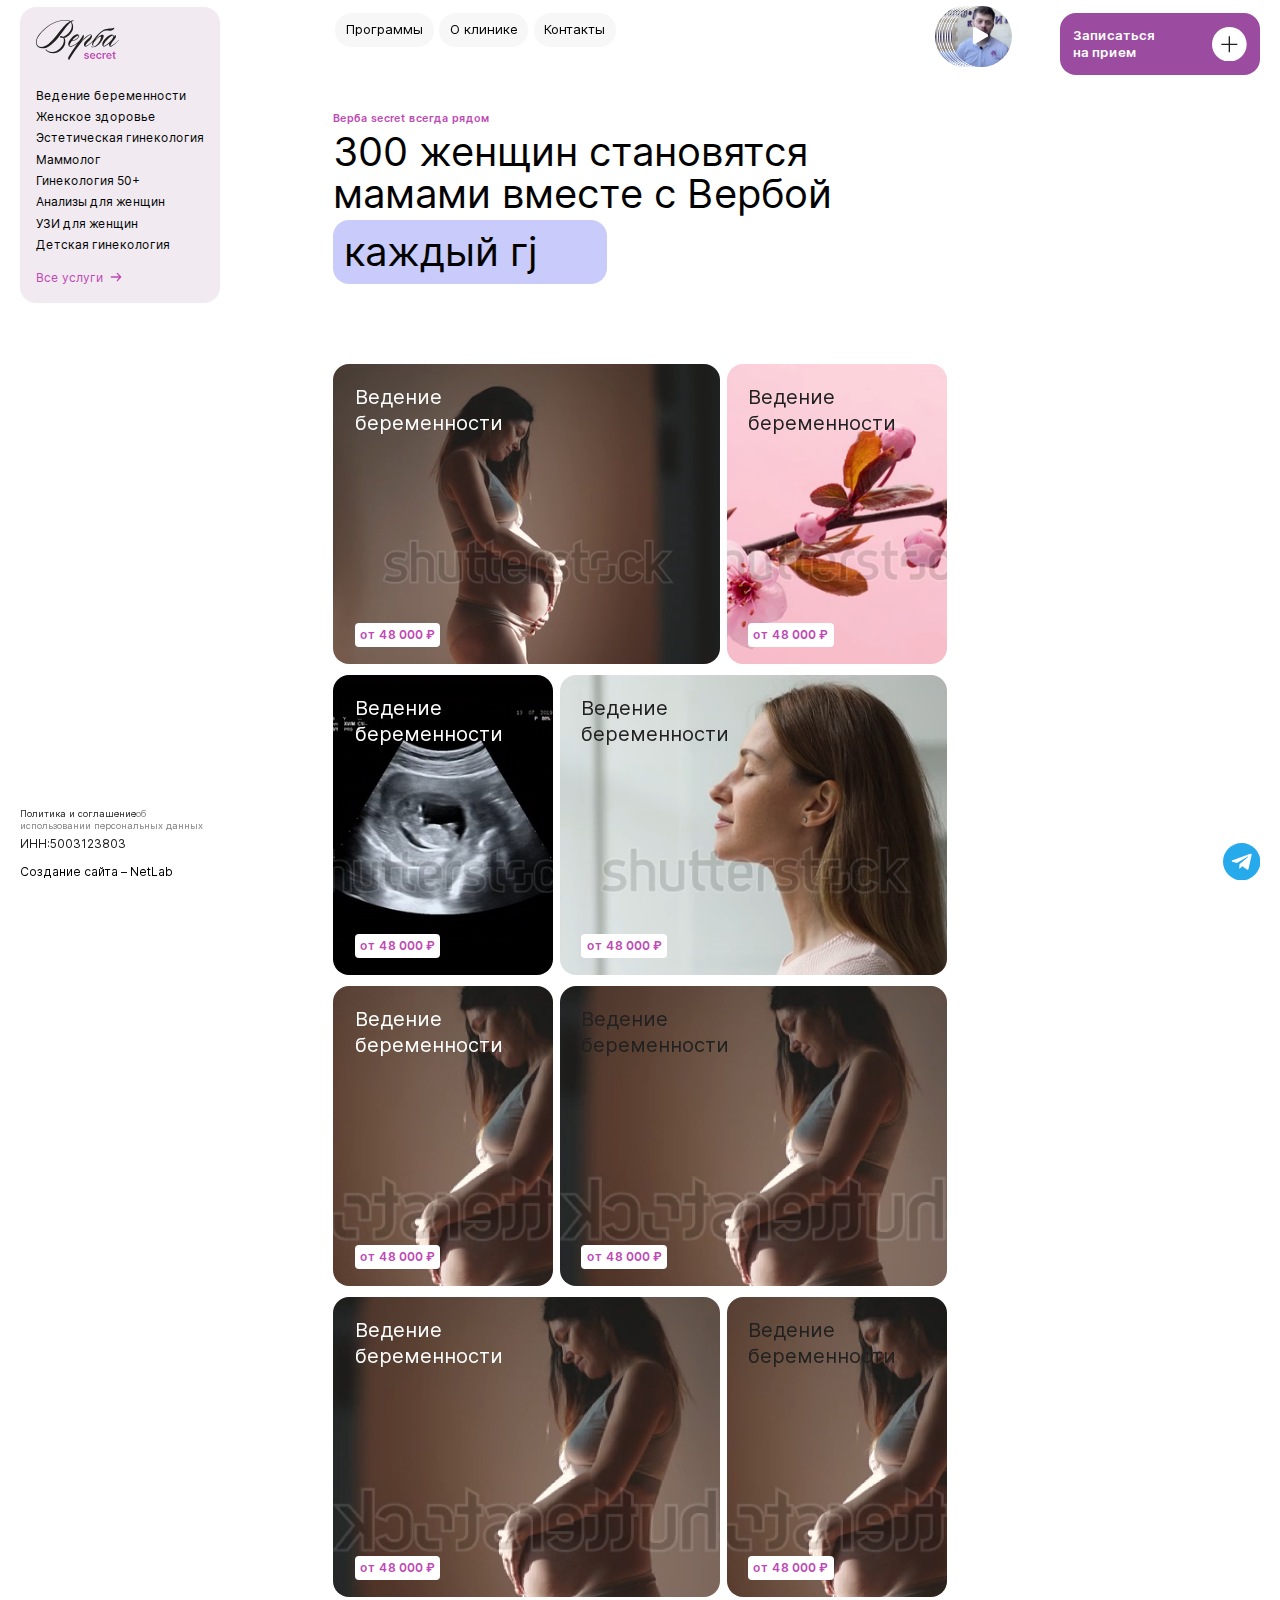
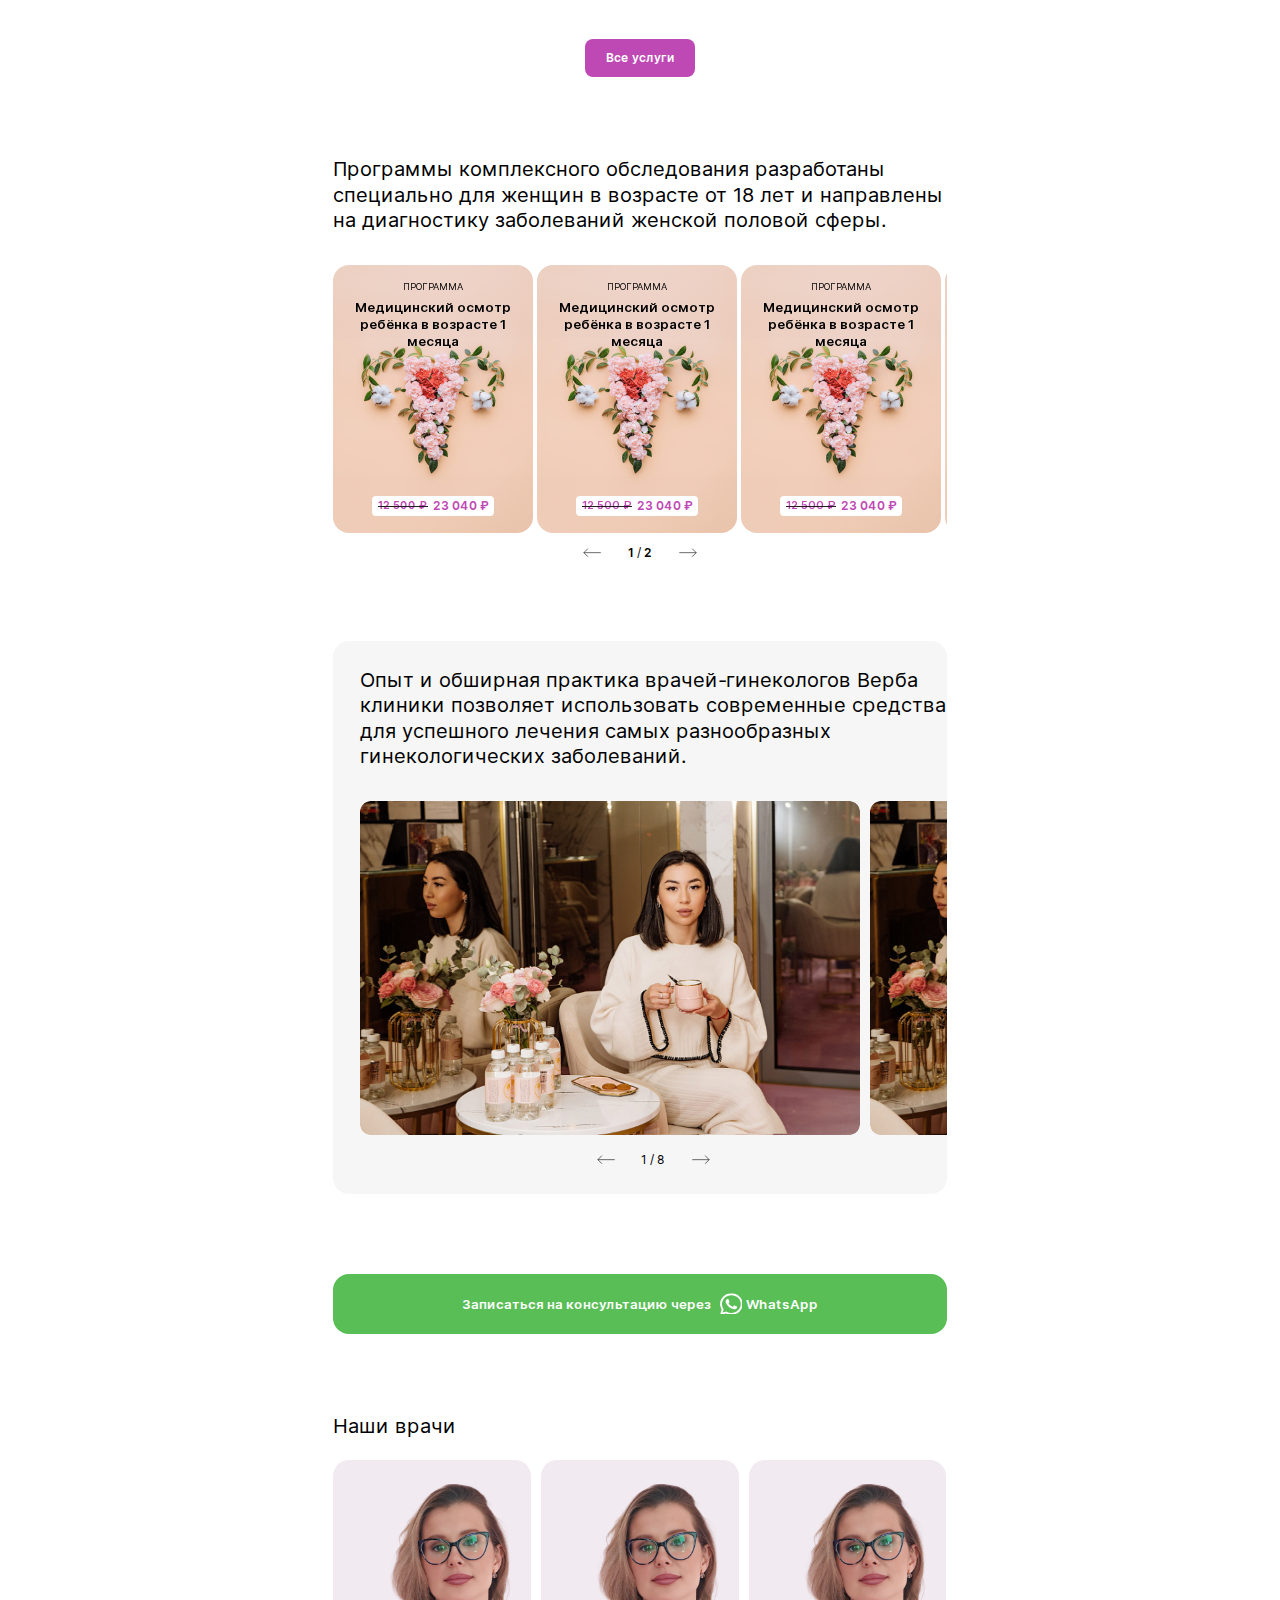
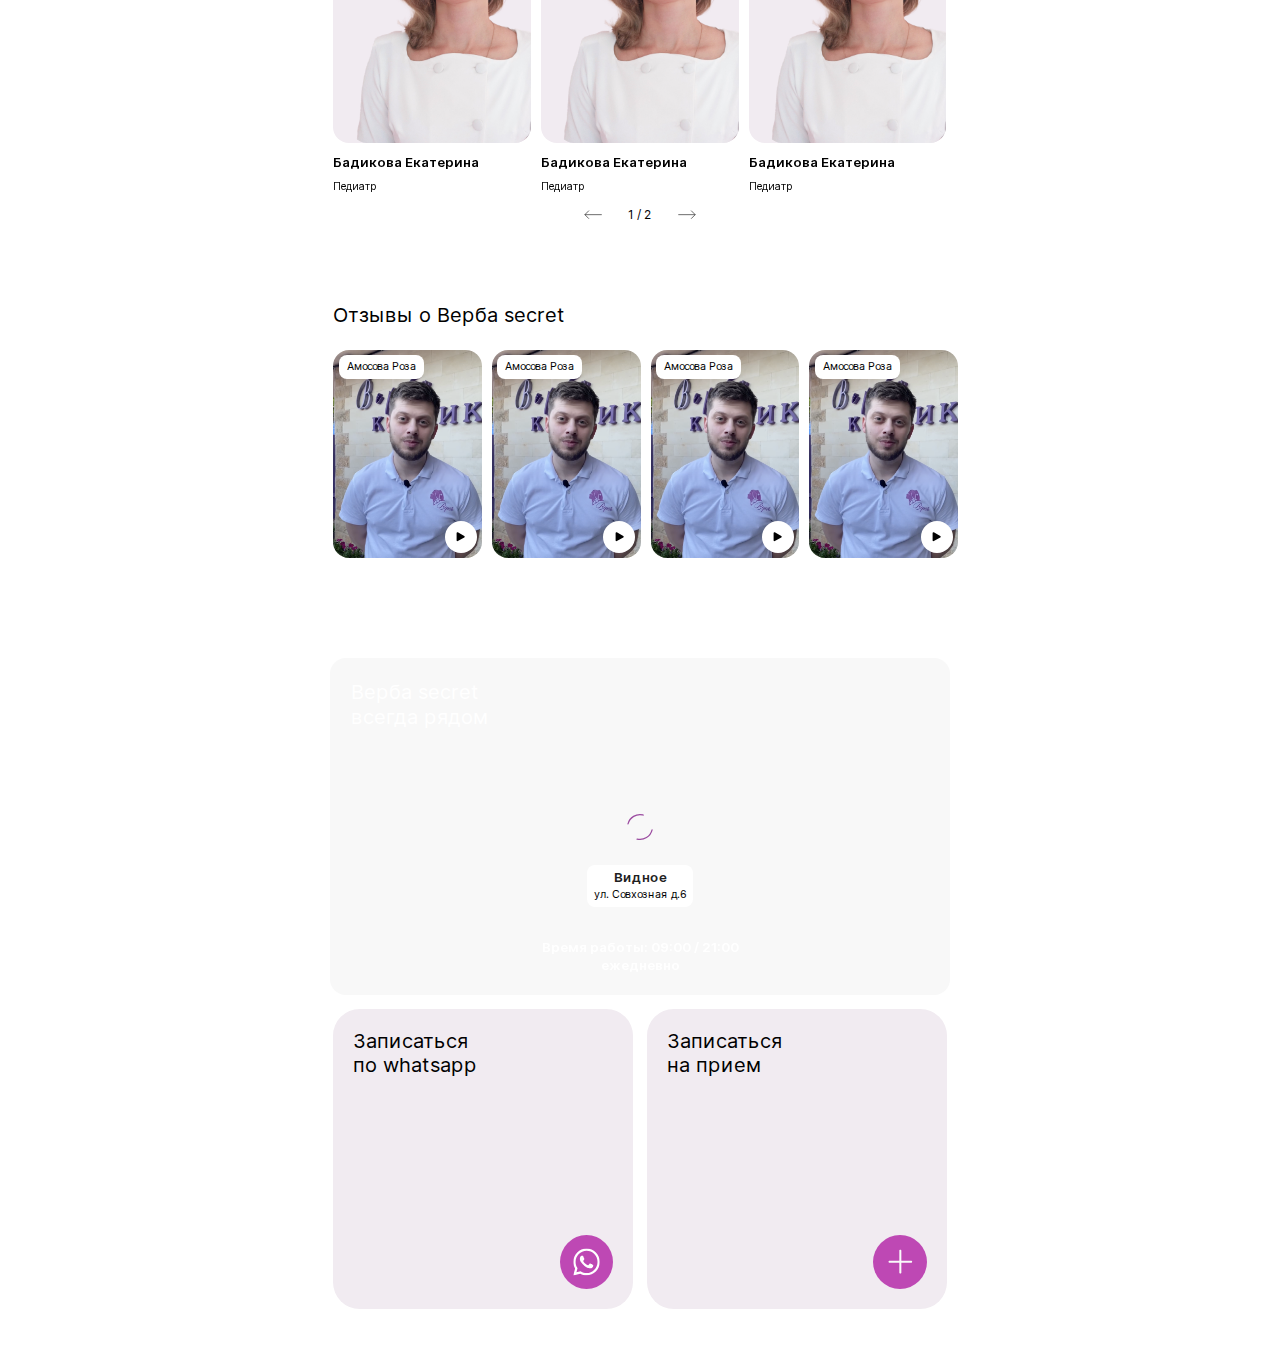
<file: index.html>
<!DOCTYPE html>
<html lang="en">
  <head>
    <meta charset="UTF-8">
    <meta name="viewport" content="width=device-width,initial-scale=1">
    <link rel="shortcut icon" href="favicon-32x32.png" type="image/png">
    <meta http-equiv="X-UA-Compatible" content="ie=edge">
    <meta name="theme-color" content="#111111">
    <title>verba</title>
    <link rel="stylesheet" href="css/main.css"><script src="https://api-maps.yandex.ru/v3/?apikey=80d825c5-161d-4e34-93fd-4458214443eb&lang=ru_RU"></script>
  </head>
  <!--body -->
  <body class="indexPage">
    <div class="header-top"><a class="header-top__logo" href="/"><img src="img/logo.svg" alt=""></a>
      <div class="header-top__order" js-modal-open data-modal-name="appoint-form">записаться</div>
      <div class="header-top__burger" js-sidebar>
        <div class="burger-item burger-first"></div>
        <div class="burger-item burger-second"></div>
        <div class="burger-item burger-third"> </div>
      </div>
    </div>
    <div class="header-sidebar">
      <div class="header-sidebar__step" data-step-name="first">
        <div class="header-sidebar__row" js-open-step data-step-name="servicses">
          <div class="h1">Наши услуги</div>
        </div><a class="header-sidebar__row" href="/programs">
          <div class="h1">Программы</div></a>
        <div class="header-sidebar__row"> 
          <div class="h1">О клинике</div>
        </div><a class="header-sidebar__row" href="/programs"> 
          <div class="h1">Контакты</div></a><a class="main__consultation" href="#">
          <p>Записаться на консультацию через<span>WhatsApp</span></p></a>
        <div class="header__info">
           Время работы: 09:00 / 21:00 ежедневно</div>
      </div>
      <div class="header-sidebar__step" data-step-name="servicses">
        <div class="header-sidebar__grid">
          <div class="header-sidebar__el header-sidebar__back"><svg width="41" height="40" viewBox="0 0 41 40" fill="none" xmlns="http://www.w3.org/2000/svg">
<path d="M19.5 30L9.5 19.7488M9.5 19.7488L19.5 10M9.5 19.7488L31.5 19.7488" stroke="#202020" stroke-width="1.5" stroke-linecap="round" stroke-linejoin="round"/>
</svg>
            <p>Вернуться <br> назад</p>
          </div>
          <div class="header-sidebar__el"><svg width="41" height="40" viewBox="0 0 41 40" fill="none" xmlns="http://www.w3.org/2000/svg">
<g clip-path="url(#clip0_6209_3062)">
<circle cx="20.5" cy="20" r="19.25" stroke="#202020" stroke-width="1.5"/>
<path d="M26.55 22.1C26.8814 22.3485 27.3515 22.2814 27.6 21.95C27.8485 21.6186 27.7814 21.1485 27.45 20.9L26.55 22.1ZM24.9547 32.515C25.2391 32.8161 25.7138 32.8297 26.015 32.5453C26.3161 32.2609 26.3297 31.7862 26.0453 31.485L24.9547 32.515ZM12.8767 30.7602C12.4681 30.8283 12.1921 31.2147 12.2602 31.6233C12.3283 32.0319 12.7147 32.3079 13.1233 32.2398L12.8767 30.7602ZM7 19L6.34438 19.3642L6.53879 19.7142L6.93772 19.7474L7 19ZM24.2785 22.3036C23.894 22.1498 23.4575 22.3369 23.3036 22.7215C23.1498 23.106 23.3369 23.5425 23.7215 23.6964L24.2785 22.3036ZM14.9235 23.119C15.2654 22.8851 15.3529 22.4183 15.119 22.0765C14.8851 21.7346 14.4183 21.6471 14.0765 21.881L14.9235 23.119ZM35.1819 18.2724C34.7801 18.1719 34.3729 18.4163 34.2724 18.8181C34.1719 19.2199 34.4163 19.6271 34.8181 19.7276L35.1819 18.2724ZM33.3721 20.8488C33.0125 20.6433 32.5543 20.7683 32.3488 21.1279C32.1433 21.4875 32.2683 21.9457 32.6279 22.1512L33.3721 20.8488ZM19.4426 -0.00172353C18.6575 0.870516 17.5617 2.3296 16.8108 3.90174C16.0845 5.42219 15.5611 7.29911 16.3292 8.83541L17.6708 8.16459C17.239 7.30089 17.4655 6.01114 18.1643 4.54826C18.8384 3.13706 19.8425 1.79615 20.5575 1.00172L19.4426 -0.00172353ZM16.3292 8.83541C17.1596 10.4961 18.2872 11.3408 19.0781 12.01C19.4819 12.3518 19.7642 12.6184 19.9563 12.9152C20.1332 13.1887 20.25 13.5152 20.25 14H21.75C21.75 13.2348 21.5543 12.6238 21.2156 12.1004C20.8921 11.6003 20.4556 11.2107 20.047 10.865C19.2129 10.1592 18.3405 9.50386 17.6708 8.16459L16.3292 8.83541ZM20.25 14C20.25 14.2942 20.115 14.697 19.7962 15.2001C19.4849 15.6913 19.0416 16.2102 18.5322 16.7197C17.5137 17.7382 16.3052 18.6452 15.584 19.126L16.416 20.374C17.1948 19.8548 18.4863 18.8868 19.5928 17.7803C20.1459 17.2273 20.6714 16.6212 21.0632 16.0031C21.4475 15.3967 21.75 14.7058 21.75 14H20.25ZM38.416 11.876C37.1507 11.0324 35.1845 9.84459 33.0497 9.33314C30.888 8.81523 28.4623 8.97704 26.4697 10.9697L27.5303 12.0303C29.0377 10.523 30.862 10.3514 32.7003 10.7919C34.5655 11.2387 36.3493 12.3009 37.584 13.124L38.416 11.876ZM26.4697 10.9697C22.7383 14.7011 23.0701 18.4828 23.2602 19.6233L24.7398 19.3767C24.5965 18.5172 24.2617 15.2989 27.5303 12.0303L26.4697 10.9697ZM27.45 20.9C26.4105 20.1204 24.7341 19.0939 23.075 18.5721C22.2464 18.3114 21.3651 18.1582 20.5447 18.2675C19.6972 18.3804 18.9141 18.7768 18.376 19.584L19.624 20.416C19.8859 20.0232 20.2528 19.8196 20.7427 19.7544C21.2599 19.6855 21.9036 19.7761 22.625 20.0029C24.0659 20.4561 25.5895 21.3796 26.55 22.1L27.45 20.9ZM18.376 19.584C17.8024 20.4444 17.8896 21.5435 18.1867 22.5582C18.4926 23.6032 19.0775 24.7553 19.7771 25.8929L21.0548 25.1071C20.3854 24.0187 19.8781 22.9971 19.6262 22.1367C19.3655 21.2461 19.4292 20.7082 19.624 20.416L18.376 19.584ZM19.7771 25.8929C21.295 28.3611 23.4619 30.9343 24.9547 32.515L26.0453 31.485C24.5929 29.9473 22.5 27.457 21.0548 25.1071L19.7771 25.8929ZM19.6943 25.2956C19.2833 26.7472 17.3301 30.018 12.8767 30.7602L13.1233 32.2398C18.2699 31.382 20.6047 27.5861 21.1376 25.7044L19.6943 25.2956ZM19.0623 19.2526L7.06228 18.2526L6.93772 19.7474L18.9377 20.7474L19.0623 19.2526ZM7.65562 18.6358C7.20117 17.8178 6.343 16.693 5.2135 16.0386C4.63816 15.7052 3.96332 15.4777 3.22349 15.5085C2.47486 15.5396 1.72927 15.8327 1.01986 16.4238L1.98014 17.5762C2.47073 17.1673 2.90847 17.0229 3.28588 17.0072C3.67209 16.9911 4.066 17.1073 4.4615 17.3364C5.27366 17.807 5.9655 18.6822 6.34438 19.3642L7.65562 18.6358ZM39.3106 20.2046C38.5936 21.8777 37.5119 23.5621 36.309 24.9454C35.0955 26.3409 33.8139 27.3667 32.7215 27.8036L33.2785 29.1964C34.6861 28.6333 36.1545 27.4091 37.441 25.9296C38.7381 24.4379 39.9064 22.6223 40.6894 20.7954L39.3106 20.2046ZM33.4269 27.8834C32.3364 27.1284 30.5771 25.9471 28.8368 24.8526C27.1173 23.7712 25.3522 22.7331 24.2785 22.3036L23.7215 23.6964C24.6478 24.0669 26.2994 25.0288 28.0382 26.1224C29.7562 27.2029 31.4969 28.3716 32.5731 29.1166L33.4269 27.8834ZM32.25 28.5C32.25 30.4971 31.1221 35.1004 26.6646 37.3292L27.3354 38.6708C32.4779 36.0996 33.75 30.8362 33.75 28.5H32.25ZM14.0765 21.881C13.4431 22.3144 12.6877 22.8248 11.8984 23.3904L12.7721 24.6096C13.5443 24.0563 14.2811 23.5585 14.9235 23.119L14.0765 21.881ZM11.8984 23.3904C10.3395 24.5074 8.59602 25.8759 7.28883 27.3946C5.99529 28.8973 5.01644 30.6782 5.25579 32.593L6.74421 32.407C6.58428 31.1276 7.22552 29.7674 8.42566 28.3731C9.61215 26.9947 11.236 25.7104 12.7721 24.6096L11.8984 23.3904ZM12.3352 23.25C11.2884 23.25 9.87552 23.2268 8.52648 23.1536C7.15924 23.0794 5.91829 22.9565 5.1819 22.7724L4.8181 24.2276C5.70868 24.4503 7.07949 24.5773 8.44519 24.6514C9.82909 24.7265 11.2704 24.75 12.3352 24.75V23.25ZM5.1819 22.7724C3.34668 22.3136 2.08347 21.1892 1.69636 20.2215L0.303643 20.7785C0.916535 22.3108 2.65332 23.6864 4.8181 24.2276L5.1819 22.7724ZM34.8181 19.7276C35.282 19.8436 35.5523 20.4248 35.3625 20.9183C35.2893 21.1086 35.1548 21.2417 34.9232 21.288C34.6594 21.3408 34.1609 21.2995 33.3721 20.8488L32.6279 22.1512C33.5891 22.7005 34.4656 22.9092 35.2174 22.7589C36.0014 22.6021 36.5232 22.0789 36.7625 21.4567C37.1977 20.3252 36.718 18.6564 35.1819 18.2724L34.8181 19.7276Z" fill="#202020"/>
</g>
<defs>
<clipPath id="clip0_6209_3062">
<rect width="40" height="40" fill="white" transform="translate(0.5)"/>
</clipPath>
</defs>
</svg>
            <p>Ведение беременности</p>
          </div>
          <div class="header-sidebar__el"><svg width="41" height="40" viewBox="0 0 41 40" fill="none" xmlns="http://www.w3.org/2000/svg">
<g clip-path="url(#clip0_6209_3062)">
<circle cx="20.5" cy="20" r="19.25" stroke="#202020" stroke-width="1.5"/>
<path d="M26.55 22.1C26.8814 22.3485 27.3515 22.2814 27.6 21.95C27.8485 21.6186 27.7814 21.1485 27.45 20.9L26.55 22.1ZM24.9547 32.515C25.2391 32.8161 25.7138 32.8297 26.015 32.5453C26.3161 32.2609 26.3297 31.7862 26.0453 31.485L24.9547 32.515ZM12.8767 30.7602C12.4681 30.8283 12.1921 31.2147 12.2602 31.6233C12.3283 32.0319 12.7147 32.3079 13.1233 32.2398L12.8767 30.7602ZM7 19L6.34438 19.3642L6.53879 19.7142L6.93772 19.7474L7 19ZM24.2785 22.3036C23.894 22.1498 23.4575 22.3369 23.3036 22.7215C23.1498 23.106 23.3369 23.5425 23.7215 23.6964L24.2785 22.3036ZM14.9235 23.119C15.2654 22.8851 15.3529 22.4183 15.119 22.0765C14.8851 21.7346 14.4183 21.6471 14.0765 21.881L14.9235 23.119ZM35.1819 18.2724C34.7801 18.1719 34.3729 18.4163 34.2724 18.8181C34.1719 19.2199 34.4163 19.6271 34.8181 19.7276L35.1819 18.2724ZM33.3721 20.8488C33.0125 20.6433 32.5543 20.7683 32.3488 21.1279C32.1433 21.4875 32.2683 21.9457 32.6279 22.1512L33.3721 20.8488ZM19.4426 -0.00172353C18.6575 0.870516 17.5617 2.3296 16.8108 3.90174C16.0845 5.42219 15.5611 7.29911 16.3292 8.83541L17.6708 8.16459C17.239 7.30089 17.4655 6.01114 18.1643 4.54826C18.8384 3.13706 19.8425 1.79615 20.5575 1.00172L19.4426 -0.00172353ZM16.3292 8.83541C17.1596 10.4961 18.2872 11.3408 19.0781 12.01C19.4819 12.3518 19.7642 12.6184 19.9563 12.9152C20.1332 13.1887 20.25 13.5152 20.25 14H21.75C21.75 13.2348 21.5543 12.6238 21.2156 12.1004C20.8921 11.6003 20.4556 11.2107 20.047 10.865C19.2129 10.1592 18.3405 9.50386 17.6708 8.16459L16.3292 8.83541ZM20.25 14C20.25 14.2942 20.115 14.697 19.7962 15.2001C19.4849 15.6913 19.0416 16.2102 18.5322 16.7197C17.5137 17.7382 16.3052 18.6452 15.584 19.126L16.416 20.374C17.1948 19.8548 18.4863 18.8868 19.5928 17.7803C20.1459 17.2273 20.6714 16.6212 21.0632 16.0031C21.4475 15.3967 21.75 14.7058 21.75 14H20.25ZM38.416 11.876C37.1507 11.0324 35.1845 9.84459 33.0497 9.33314C30.888 8.81523 28.4623 8.97704 26.4697 10.9697L27.5303 12.0303C29.0377 10.523 30.862 10.3514 32.7003 10.7919C34.5655 11.2387 36.3493 12.3009 37.584 13.124L38.416 11.876ZM26.4697 10.9697C22.7383 14.7011 23.0701 18.4828 23.2602 19.6233L24.7398 19.3767C24.5965 18.5172 24.2617 15.2989 27.5303 12.0303L26.4697 10.9697ZM27.45 20.9C26.4105 20.1204 24.7341 19.0939 23.075 18.5721C22.2464 18.3114 21.3651 18.1582 20.5447 18.2675C19.6972 18.3804 18.9141 18.7768 18.376 19.584L19.624 20.416C19.8859 20.0232 20.2528 19.8196 20.7427 19.7544C21.2599 19.6855 21.9036 19.7761 22.625 20.0029C24.0659 20.4561 25.5895 21.3796 26.55 22.1L27.45 20.9ZM18.376 19.584C17.8024 20.4444 17.8896 21.5435 18.1867 22.5582C18.4926 23.6032 19.0775 24.7553 19.7771 25.8929L21.0548 25.1071C20.3854 24.0187 19.8781 22.9971 19.6262 22.1367C19.3655 21.2461 19.4292 20.7082 19.624 20.416L18.376 19.584ZM19.7771 25.8929C21.295 28.3611 23.4619 30.9343 24.9547 32.515L26.0453 31.485C24.5929 29.9473 22.5 27.457 21.0548 25.1071L19.7771 25.8929ZM19.6943 25.2956C19.2833 26.7472 17.3301 30.018 12.8767 30.7602L13.1233 32.2398C18.2699 31.382 20.6047 27.5861 21.1376 25.7044L19.6943 25.2956ZM19.0623 19.2526L7.06228 18.2526L6.93772 19.7474L18.9377 20.7474L19.0623 19.2526ZM7.65562 18.6358C7.20117 17.8178 6.343 16.693 5.2135 16.0386C4.63816 15.7052 3.96332 15.4777 3.22349 15.5085C2.47486 15.5396 1.72927 15.8327 1.01986 16.4238L1.98014 17.5762C2.47073 17.1673 2.90847 17.0229 3.28588 17.0072C3.67209 16.9911 4.066 17.1073 4.4615 17.3364C5.27366 17.807 5.9655 18.6822 6.34438 19.3642L7.65562 18.6358ZM39.3106 20.2046C38.5936 21.8777 37.5119 23.5621 36.309 24.9454C35.0955 26.3409 33.8139 27.3667 32.7215 27.8036L33.2785 29.1964C34.6861 28.6333 36.1545 27.4091 37.441 25.9296C38.7381 24.4379 39.9064 22.6223 40.6894 20.7954L39.3106 20.2046ZM33.4269 27.8834C32.3364 27.1284 30.5771 25.9471 28.8368 24.8526C27.1173 23.7712 25.3522 22.7331 24.2785 22.3036L23.7215 23.6964C24.6478 24.0669 26.2994 25.0288 28.0382 26.1224C29.7562 27.2029 31.4969 28.3716 32.5731 29.1166L33.4269 27.8834ZM32.25 28.5C32.25 30.4971 31.1221 35.1004 26.6646 37.3292L27.3354 38.6708C32.4779 36.0996 33.75 30.8362 33.75 28.5H32.25ZM14.0765 21.881C13.4431 22.3144 12.6877 22.8248 11.8984 23.3904L12.7721 24.6096C13.5443 24.0563 14.2811 23.5585 14.9235 23.119L14.0765 21.881ZM11.8984 23.3904C10.3395 24.5074 8.59602 25.8759 7.28883 27.3946C5.99529 28.8973 5.01644 30.6782 5.25579 32.593L6.74421 32.407C6.58428 31.1276 7.22552 29.7674 8.42566 28.3731C9.61215 26.9947 11.236 25.7104 12.7721 24.6096L11.8984 23.3904ZM12.3352 23.25C11.2884 23.25 9.87552 23.2268 8.52648 23.1536C7.15924 23.0794 5.91829 22.9565 5.1819 22.7724L4.8181 24.2276C5.70868 24.4503 7.07949 24.5773 8.44519 24.6514C9.82909 24.7265 11.2704 24.75 12.3352 24.75V23.25ZM5.1819 22.7724C3.34668 22.3136 2.08347 21.1892 1.69636 20.2215L0.303643 20.7785C0.916535 22.3108 2.65332 23.6864 4.8181 24.2276L5.1819 22.7724ZM34.8181 19.7276C35.282 19.8436 35.5523 20.4248 35.3625 20.9183C35.2893 21.1086 35.1548 21.2417 34.9232 21.288C34.6594 21.3408 34.1609 21.2995 33.3721 20.8488L32.6279 22.1512C33.5891 22.7005 34.4656 22.9092 35.2174 22.7589C36.0014 22.6021 36.5232 22.0789 36.7625 21.4567C37.1977 20.3252 36.718 18.6564 35.1819 18.2724L34.8181 19.7276Z" fill="#202020"/>
</g>
<defs>
<clipPath id="clip0_6209_3062">
<rect width="40" height="40" fill="white" transform="translate(0.5)"/>
</clipPath>
</defs>
</svg>
            <p>Ведение беременности</p>
          </div>
          <div class="header-sidebar__el"><svg width="41" height="40" viewBox="0 0 41 40" fill="none" xmlns="http://www.w3.org/2000/svg">
<g clip-path="url(#clip0_6209_3062)">
<circle cx="20.5" cy="20" r="19.25" stroke="#202020" stroke-width="1.5"/>
<path d="M26.55 22.1C26.8814 22.3485 27.3515 22.2814 27.6 21.95C27.8485 21.6186 27.7814 21.1485 27.45 20.9L26.55 22.1ZM24.9547 32.515C25.2391 32.8161 25.7138 32.8297 26.015 32.5453C26.3161 32.2609 26.3297 31.7862 26.0453 31.485L24.9547 32.515ZM12.8767 30.7602C12.4681 30.8283 12.1921 31.2147 12.2602 31.6233C12.3283 32.0319 12.7147 32.3079 13.1233 32.2398L12.8767 30.7602ZM7 19L6.34438 19.3642L6.53879 19.7142L6.93772 19.7474L7 19ZM24.2785 22.3036C23.894 22.1498 23.4575 22.3369 23.3036 22.7215C23.1498 23.106 23.3369 23.5425 23.7215 23.6964L24.2785 22.3036ZM14.9235 23.119C15.2654 22.8851 15.3529 22.4183 15.119 22.0765C14.8851 21.7346 14.4183 21.6471 14.0765 21.881L14.9235 23.119ZM35.1819 18.2724C34.7801 18.1719 34.3729 18.4163 34.2724 18.8181C34.1719 19.2199 34.4163 19.6271 34.8181 19.7276L35.1819 18.2724ZM33.3721 20.8488C33.0125 20.6433 32.5543 20.7683 32.3488 21.1279C32.1433 21.4875 32.2683 21.9457 32.6279 22.1512L33.3721 20.8488ZM19.4426 -0.00172353C18.6575 0.870516 17.5617 2.3296 16.8108 3.90174C16.0845 5.42219 15.5611 7.29911 16.3292 8.83541L17.6708 8.16459C17.239 7.30089 17.4655 6.01114 18.1643 4.54826C18.8384 3.13706 19.8425 1.79615 20.5575 1.00172L19.4426 -0.00172353ZM16.3292 8.83541C17.1596 10.4961 18.2872 11.3408 19.0781 12.01C19.4819 12.3518 19.7642 12.6184 19.9563 12.9152C20.1332 13.1887 20.25 13.5152 20.25 14H21.75C21.75 13.2348 21.5543 12.6238 21.2156 12.1004C20.8921 11.6003 20.4556 11.2107 20.047 10.865C19.2129 10.1592 18.3405 9.50386 17.6708 8.16459L16.3292 8.83541ZM20.25 14C20.25 14.2942 20.115 14.697 19.7962 15.2001C19.4849 15.6913 19.0416 16.2102 18.5322 16.7197C17.5137 17.7382 16.3052 18.6452 15.584 19.126L16.416 20.374C17.1948 19.8548 18.4863 18.8868 19.5928 17.7803C20.1459 17.2273 20.6714 16.6212 21.0632 16.0031C21.4475 15.3967 21.75 14.7058 21.75 14H20.25ZM38.416 11.876C37.1507 11.0324 35.1845 9.84459 33.0497 9.33314C30.888 8.81523 28.4623 8.97704 26.4697 10.9697L27.5303 12.0303C29.0377 10.523 30.862 10.3514 32.7003 10.7919C34.5655 11.2387 36.3493 12.3009 37.584 13.124L38.416 11.876ZM26.4697 10.9697C22.7383 14.7011 23.0701 18.4828 23.2602 19.6233L24.7398 19.3767C24.5965 18.5172 24.2617 15.2989 27.5303 12.0303L26.4697 10.9697ZM27.45 20.9C26.4105 20.1204 24.7341 19.0939 23.075 18.5721C22.2464 18.3114 21.3651 18.1582 20.5447 18.2675C19.6972 18.3804 18.9141 18.7768 18.376 19.584L19.624 20.416C19.8859 20.0232 20.2528 19.8196 20.7427 19.7544C21.2599 19.6855 21.9036 19.7761 22.625 20.0029C24.0659 20.4561 25.5895 21.3796 26.55 22.1L27.45 20.9ZM18.376 19.584C17.8024 20.4444 17.8896 21.5435 18.1867 22.5582C18.4926 23.6032 19.0775 24.7553 19.7771 25.8929L21.0548 25.1071C20.3854 24.0187 19.8781 22.9971 19.6262 22.1367C19.3655 21.2461 19.4292 20.7082 19.624 20.416L18.376 19.584ZM19.7771 25.8929C21.295 28.3611 23.4619 30.9343 24.9547 32.515L26.0453 31.485C24.5929 29.9473 22.5 27.457 21.0548 25.1071L19.7771 25.8929ZM19.6943 25.2956C19.2833 26.7472 17.3301 30.018 12.8767 30.7602L13.1233 32.2398C18.2699 31.382 20.6047 27.5861 21.1376 25.7044L19.6943 25.2956ZM19.0623 19.2526L7.06228 18.2526L6.93772 19.7474L18.9377 20.7474L19.0623 19.2526ZM7.65562 18.6358C7.20117 17.8178 6.343 16.693 5.2135 16.0386C4.63816 15.7052 3.96332 15.4777 3.22349 15.5085C2.47486 15.5396 1.72927 15.8327 1.01986 16.4238L1.98014 17.5762C2.47073 17.1673 2.90847 17.0229 3.28588 17.0072C3.67209 16.9911 4.066 17.1073 4.4615 17.3364C5.27366 17.807 5.9655 18.6822 6.34438 19.3642L7.65562 18.6358ZM39.3106 20.2046C38.5936 21.8777 37.5119 23.5621 36.309 24.9454C35.0955 26.3409 33.8139 27.3667 32.7215 27.8036L33.2785 29.1964C34.6861 28.6333 36.1545 27.4091 37.441 25.9296C38.7381 24.4379 39.9064 22.6223 40.6894 20.7954L39.3106 20.2046ZM33.4269 27.8834C32.3364 27.1284 30.5771 25.9471 28.8368 24.8526C27.1173 23.7712 25.3522 22.7331 24.2785 22.3036L23.7215 23.6964C24.6478 24.0669 26.2994 25.0288 28.0382 26.1224C29.7562 27.2029 31.4969 28.3716 32.5731 29.1166L33.4269 27.8834ZM32.25 28.5C32.25 30.4971 31.1221 35.1004 26.6646 37.3292L27.3354 38.6708C32.4779 36.0996 33.75 30.8362 33.75 28.5H32.25ZM14.0765 21.881C13.4431 22.3144 12.6877 22.8248 11.8984 23.3904L12.7721 24.6096C13.5443 24.0563 14.2811 23.5585 14.9235 23.119L14.0765 21.881ZM11.8984 23.3904C10.3395 24.5074 8.59602 25.8759 7.28883 27.3946C5.99529 28.8973 5.01644 30.6782 5.25579 32.593L6.74421 32.407C6.58428 31.1276 7.22552 29.7674 8.42566 28.3731C9.61215 26.9947 11.236 25.7104 12.7721 24.6096L11.8984 23.3904ZM12.3352 23.25C11.2884 23.25 9.87552 23.2268 8.52648 23.1536C7.15924 23.0794 5.91829 22.9565 5.1819 22.7724L4.8181 24.2276C5.70868 24.4503 7.07949 24.5773 8.44519 24.6514C9.82909 24.7265 11.2704 24.75 12.3352 24.75V23.25ZM5.1819 22.7724C3.34668 22.3136 2.08347 21.1892 1.69636 20.2215L0.303643 20.7785C0.916535 22.3108 2.65332 23.6864 4.8181 24.2276L5.1819 22.7724ZM34.8181 19.7276C35.282 19.8436 35.5523 20.4248 35.3625 20.9183C35.2893 21.1086 35.1548 21.2417 34.9232 21.288C34.6594 21.3408 34.1609 21.2995 33.3721 20.8488L32.6279 22.1512C33.5891 22.7005 34.4656 22.9092 35.2174 22.7589C36.0014 22.6021 36.5232 22.0789 36.7625 21.4567C37.1977 20.3252 36.718 18.6564 35.1819 18.2724L34.8181 19.7276Z" fill="#202020"/>
</g>
<defs>
<clipPath id="clip0_6209_3062">
<rect width="40" height="40" fill="white" transform="translate(0.5)"/>
</clipPath>
</defs>
</svg>
            <p>Ведение беременности</p>
          </div>
          <div class="header-sidebar__el"><svg width="41" height="40" viewBox="0 0 41 40" fill="none" xmlns="http://www.w3.org/2000/svg">
<g clip-path="url(#clip0_6209_3062)">
<circle cx="20.5" cy="20" r="19.25" stroke="#202020" stroke-width="1.5"/>
<path d="M26.55 22.1C26.8814 22.3485 27.3515 22.2814 27.6 21.95C27.8485 21.6186 27.7814 21.1485 27.45 20.9L26.55 22.1ZM24.9547 32.515C25.2391 32.8161 25.7138 32.8297 26.015 32.5453C26.3161 32.2609 26.3297 31.7862 26.0453 31.485L24.9547 32.515ZM12.8767 30.7602C12.4681 30.8283 12.1921 31.2147 12.2602 31.6233C12.3283 32.0319 12.7147 32.3079 13.1233 32.2398L12.8767 30.7602ZM7 19L6.34438 19.3642L6.53879 19.7142L6.93772 19.7474L7 19ZM24.2785 22.3036C23.894 22.1498 23.4575 22.3369 23.3036 22.7215C23.1498 23.106 23.3369 23.5425 23.7215 23.6964L24.2785 22.3036ZM14.9235 23.119C15.2654 22.8851 15.3529 22.4183 15.119 22.0765C14.8851 21.7346 14.4183 21.6471 14.0765 21.881L14.9235 23.119ZM35.1819 18.2724C34.7801 18.1719 34.3729 18.4163 34.2724 18.8181C34.1719 19.2199 34.4163 19.6271 34.8181 19.7276L35.1819 18.2724ZM33.3721 20.8488C33.0125 20.6433 32.5543 20.7683 32.3488 21.1279C32.1433 21.4875 32.2683 21.9457 32.6279 22.1512L33.3721 20.8488ZM19.4426 -0.00172353C18.6575 0.870516 17.5617 2.3296 16.8108 3.90174C16.0845 5.42219 15.5611 7.29911 16.3292 8.83541L17.6708 8.16459C17.239 7.30089 17.4655 6.01114 18.1643 4.54826C18.8384 3.13706 19.8425 1.79615 20.5575 1.00172L19.4426 -0.00172353ZM16.3292 8.83541C17.1596 10.4961 18.2872 11.3408 19.0781 12.01C19.4819 12.3518 19.7642 12.6184 19.9563 12.9152C20.1332 13.1887 20.25 13.5152 20.25 14H21.75C21.75 13.2348 21.5543 12.6238 21.2156 12.1004C20.8921 11.6003 20.4556 11.2107 20.047 10.865C19.2129 10.1592 18.3405 9.50386 17.6708 8.16459L16.3292 8.83541ZM20.25 14C20.25 14.2942 20.115 14.697 19.7962 15.2001C19.4849 15.6913 19.0416 16.2102 18.5322 16.7197C17.5137 17.7382 16.3052 18.6452 15.584 19.126L16.416 20.374C17.1948 19.8548 18.4863 18.8868 19.5928 17.7803C20.1459 17.2273 20.6714 16.6212 21.0632 16.0031C21.4475 15.3967 21.75 14.7058 21.75 14H20.25ZM38.416 11.876C37.1507 11.0324 35.1845 9.84459 33.0497 9.33314C30.888 8.81523 28.4623 8.97704 26.4697 10.9697L27.5303 12.0303C29.0377 10.523 30.862 10.3514 32.7003 10.7919C34.5655 11.2387 36.3493 12.3009 37.584 13.124L38.416 11.876ZM26.4697 10.9697C22.7383 14.7011 23.0701 18.4828 23.2602 19.6233L24.7398 19.3767C24.5965 18.5172 24.2617 15.2989 27.5303 12.0303L26.4697 10.9697ZM27.45 20.9C26.4105 20.1204 24.7341 19.0939 23.075 18.5721C22.2464 18.3114 21.3651 18.1582 20.5447 18.2675C19.6972 18.3804 18.9141 18.7768 18.376 19.584L19.624 20.416C19.8859 20.0232 20.2528 19.8196 20.7427 19.7544C21.2599 19.6855 21.9036 19.7761 22.625 20.0029C24.0659 20.4561 25.5895 21.3796 26.55 22.1L27.45 20.9ZM18.376 19.584C17.8024 20.4444 17.8896 21.5435 18.1867 22.5582C18.4926 23.6032 19.0775 24.7553 19.7771 25.8929L21.0548 25.1071C20.3854 24.0187 19.8781 22.9971 19.6262 22.1367C19.3655 21.2461 19.4292 20.7082 19.624 20.416L18.376 19.584ZM19.7771 25.8929C21.295 28.3611 23.4619 30.9343 24.9547 32.515L26.0453 31.485C24.5929 29.9473 22.5 27.457 21.0548 25.1071L19.7771 25.8929ZM19.6943 25.2956C19.2833 26.7472 17.3301 30.018 12.8767 30.7602L13.1233 32.2398C18.2699 31.382 20.6047 27.5861 21.1376 25.7044L19.6943 25.2956ZM19.0623 19.2526L7.06228 18.2526L6.93772 19.7474L18.9377 20.7474L19.0623 19.2526ZM7.65562 18.6358C7.20117 17.8178 6.343 16.693 5.2135 16.0386C4.63816 15.7052 3.96332 15.4777 3.22349 15.5085C2.47486 15.5396 1.72927 15.8327 1.01986 16.4238L1.98014 17.5762C2.47073 17.1673 2.90847 17.0229 3.28588 17.0072C3.67209 16.9911 4.066 17.1073 4.4615 17.3364C5.27366 17.807 5.9655 18.6822 6.34438 19.3642L7.65562 18.6358ZM39.3106 20.2046C38.5936 21.8777 37.5119 23.5621 36.309 24.9454C35.0955 26.3409 33.8139 27.3667 32.7215 27.8036L33.2785 29.1964C34.6861 28.6333 36.1545 27.4091 37.441 25.9296C38.7381 24.4379 39.9064 22.6223 40.6894 20.7954L39.3106 20.2046ZM33.4269 27.8834C32.3364 27.1284 30.5771 25.9471 28.8368 24.8526C27.1173 23.7712 25.3522 22.7331 24.2785 22.3036L23.7215 23.6964C24.6478 24.0669 26.2994 25.0288 28.0382 26.1224C29.7562 27.2029 31.4969 28.3716 32.5731 29.1166L33.4269 27.8834ZM32.25 28.5C32.25 30.4971 31.1221 35.1004 26.6646 37.3292L27.3354 38.6708C32.4779 36.0996 33.75 30.8362 33.75 28.5H32.25ZM14.0765 21.881C13.4431 22.3144 12.6877 22.8248 11.8984 23.3904L12.7721 24.6096C13.5443 24.0563 14.2811 23.5585 14.9235 23.119L14.0765 21.881ZM11.8984 23.3904C10.3395 24.5074 8.59602 25.8759 7.28883 27.3946C5.99529 28.8973 5.01644 30.6782 5.25579 32.593L6.74421 32.407C6.58428 31.1276 7.22552 29.7674 8.42566 28.3731C9.61215 26.9947 11.236 25.7104 12.7721 24.6096L11.8984 23.3904ZM12.3352 23.25C11.2884 23.25 9.87552 23.2268 8.52648 23.1536C7.15924 23.0794 5.91829 22.9565 5.1819 22.7724L4.8181 24.2276C5.70868 24.4503 7.07949 24.5773 8.44519 24.6514C9.82909 24.7265 11.2704 24.75 12.3352 24.75V23.25ZM5.1819 22.7724C3.34668 22.3136 2.08347 21.1892 1.69636 20.2215L0.303643 20.7785C0.916535 22.3108 2.65332 23.6864 4.8181 24.2276L5.1819 22.7724ZM34.8181 19.7276C35.282 19.8436 35.5523 20.4248 35.3625 20.9183C35.2893 21.1086 35.1548 21.2417 34.9232 21.288C34.6594 21.3408 34.1609 21.2995 33.3721 20.8488L32.6279 22.1512C33.5891 22.7005 34.4656 22.9092 35.2174 22.7589C36.0014 22.6021 36.5232 22.0789 36.7625 21.4567C37.1977 20.3252 36.718 18.6564 35.1819 18.2724L34.8181 19.7276Z" fill="#202020"/>
</g>
<defs>
<clipPath id="clip0_6209_3062">
<rect width="40" height="40" fill="white" transform="translate(0.5)"/>
</clipPath>
</defs>
</svg>
            <p>Ведение беременности</p>
          </div>
          <div class="header-sidebar__el"><svg width="41" height="40" viewBox="0 0 41 40" fill="none" xmlns="http://www.w3.org/2000/svg">
<g clip-path="url(#clip0_6209_3062)">
<circle cx="20.5" cy="20" r="19.25" stroke="#202020" stroke-width="1.5"/>
<path d="M26.55 22.1C26.8814 22.3485 27.3515 22.2814 27.6 21.95C27.8485 21.6186 27.7814 21.1485 27.45 20.9L26.55 22.1ZM24.9547 32.515C25.2391 32.8161 25.7138 32.8297 26.015 32.5453C26.3161 32.2609 26.3297 31.7862 26.0453 31.485L24.9547 32.515ZM12.8767 30.7602C12.4681 30.8283 12.1921 31.2147 12.2602 31.6233C12.3283 32.0319 12.7147 32.3079 13.1233 32.2398L12.8767 30.7602ZM7 19L6.34438 19.3642L6.53879 19.7142L6.93772 19.7474L7 19ZM24.2785 22.3036C23.894 22.1498 23.4575 22.3369 23.3036 22.7215C23.1498 23.106 23.3369 23.5425 23.7215 23.6964L24.2785 22.3036ZM14.9235 23.119C15.2654 22.8851 15.3529 22.4183 15.119 22.0765C14.8851 21.7346 14.4183 21.6471 14.0765 21.881L14.9235 23.119ZM35.1819 18.2724C34.7801 18.1719 34.3729 18.4163 34.2724 18.8181C34.1719 19.2199 34.4163 19.6271 34.8181 19.7276L35.1819 18.2724ZM33.3721 20.8488C33.0125 20.6433 32.5543 20.7683 32.3488 21.1279C32.1433 21.4875 32.2683 21.9457 32.6279 22.1512L33.3721 20.8488ZM19.4426 -0.00172353C18.6575 0.870516 17.5617 2.3296 16.8108 3.90174C16.0845 5.42219 15.5611 7.29911 16.3292 8.83541L17.6708 8.16459C17.239 7.30089 17.4655 6.01114 18.1643 4.54826C18.8384 3.13706 19.8425 1.79615 20.5575 1.00172L19.4426 -0.00172353ZM16.3292 8.83541C17.1596 10.4961 18.2872 11.3408 19.0781 12.01C19.4819 12.3518 19.7642 12.6184 19.9563 12.9152C20.1332 13.1887 20.25 13.5152 20.25 14H21.75C21.75 13.2348 21.5543 12.6238 21.2156 12.1004C20.8921 11.6003 20.4556 11.2107 20.047 10.865C19.2129 10.1592 18.3405 9.50386 17.6708 8.16459L16.3292 8.83541ZM20.25 14C20.25 14.2942 20.115 14.697 19.7962 15.2001C19.4849 15.6913 19.0416 16.2102 18.5322 16.7197C17.5137 17.7382 16.3052 18.6452 15.584 19.126L16.416 20.374C17.1948 19.8548 18.4863 18.8868 19.5928 17.7803C20.1459 17.2273 20.6714 16.6212 21.0632 16.0031C21.4475 15.3967 21.75 14.7058 21.75 14H20.25ZM38.416 11.876C37.1507 11.0324 35.1845 9.84459 33.0497 9.33314C30.888 8.81523 28.4623 8.97704 26.4697 10.9697L27.5303 12.0303C29.0377 10.523 30.862 10.3514 32.7003 10.7919C34.5655 11.2387 36.3493 12.3009 37.584 13.124L38.416 11.876ZM26.4697 10.9697C22.7383 14.7011 23.0701 18.4828 23.2602 19.6233L24.7398 19.3767C24.5965 18.5172 24.2617 15.2989 27.5303 12.0303L26.4697 10.9697ZM27.45 20.9C26.4105 20.1204 24.7341 19.0939 23.075 18.5721C22.2464 18.3114 21.3651 18.1582 20.5447 18.2675C19.6972 18.3804 18.9141 18.7768 18.376 19.584L19.624 20.416C19.8859 20.0232 20.2528 19.8196 20.7427 19.7544C21.2599 19.6855 21.9036 19.7761 22.625 20.0029C24.0659 20.4561 25.5895 21.3796 26.55 22.1L27.45 20.9ZM18.376 19.584C17.8024 20.4444 17.8896 21.5435 18.1867 22.5582C18.4926 23.6032 19.0775 24.7553 19.7771 25.8929L21.0548 25.1071C20.3854 24.0187 19.8781 22.9971 19.6262 22.1367C19.3655 21.2461 19.4292 20.7082 19.624 20.416L18.376 19.584ZM19.7771 25.8929C21.295 28.3611 23.4619 30.9343 24.9547 32.515L26.0453 31.485C24.5929 29.9473 22.5 27.457 21.0548 25.1071L19.7771 25.8929ZM19.6943 25.2956C19.2833 26.7472 17.3301 30.018 12.8767 30.7602L13.1233 32.2398C18.2699 31.382 20.6047 27.5861 21.1376 25.7044L19.6943 25.2956ZM19.0623 19.2526L7.06228 18.2526L6.93772 19.7474L18.9377 20.7474L19.0623 19.2526ZM7.65562 18.6358C7.20117 17.8178 6.343 16.693 5.2135 16.0386C4.63816 15.7052 3.96332 15.4777 3.22349 15.5085C2.47486 15.5396 1.72927 15.8327 1.01986 16.4238L1.98014 17.5762C2.47073 17.1673 2.90847 17.0229 3.28588 17.0072C3.67209 16.9911 4.066 17.1073 4.4615 17.3364C5.27366 17.807 5.9655 18.6822 6.34438 19.3642L7.65562 18.6358ZM39.3106 20.2046C38.5936 21.8777 37.5119 23.5621 36.309 24.9454C35.0955 26.3409 33.8139 27.3667 32.7215 27.8036L33.2785 29.1964C34.6861 28.6333 36.1545 27.4091 37.441 25.9296C38.7381 24.4379 39.9064 22.6223 40.6894 20.7954L39.3106 20.2046ZM33.4269 27.8834C32.3364 27.1284 30.5771 25.9471 28.8368 24.8526C27.1173 23.7712 25.3522 22.7331 24.2785 22.3036L23.7215 23.6964C24.6478 24.0669 26.2994 25.0288 28.0382 26.1224C29.7562 27.2029 31.4969 28.3716 32.5731 29.1166L33.4269 27.8834ZM32.25 28.5C32.25 30.4971 31.1221 35.1004 26.6646 37.3292L27.3354 38.6708C32.4779 36.0996 33.75 30.8362 33.75 28.5H32.25ZM14.0765 21.881C13.4431 22.3144 12.6877 22.8248 11.8984 23.3904L12.7721 24.6096C13.5443 24.0563 14.2811 23.5585 14.9235 23.119L14.0765 21.881ZM11.8984 23.3904C10.3395 24.5074 8.59602 25.8759 7.28883 27.3946C5.99529 28.8973 5.01644 30.6782 5.25579 32.593L6.74421 32.407C6.58428 31.1276 7.22552 29.7674 8.42566 28.3731C9.61215 26.9947 11.236 25.7104 12.7721 24.6096L11.8984 23.3904ZM12.3352 23.25C11.2884 23.25 9.87552 23.2268 8.52648 23.1536C7.15924 23.0794 5.91829 22.9565 5.1819 22.7724L4.8181 24.2276C5.70868 24.4503 7.07949 24.5773 8.44519 24.6514C9.82909 24.7265 11.2704 24.75 12.3352 24.75V23.25ZM5.1819 22.7724C3.34668 22.3136 2.08347 21.1892 1.69636 20.2215L0.303643 20.7785C0.916535 22.3108 2.65332 23.6864 4.8181 24.2276L5.1819 22.7724ZM34.8181 19.7276C35.282 19.8436 35.5523 20.4248 35.3625 20.9183C35.2893 21.1086 35.1548 21.2417 34.9232 21.288C34.6594 21.3408 34.1609 21.2995 33.3721 20.8488L32.6279 22.1512C33.5891 22.7005 34.4656 22.9092 35.2174 22.7589C36.0014 22.6021 36.5232 22.0789 36.7625 21.4567C37.1977 20.3252 36.718 18.6564 35.1819 18.2724L34.8181 19.7276Z" fill="#202020"/>
</g>
<defs>
<clipPath id="clip0_6209_3062">
<rect width="40" height="40" fill="white" transform="translate(0.5)"/>
</clipPath>
</defs>
</svg>
            <p>Ведение беременности</p>
          </div>
          <div class="header-sidebar__el"><svg width="41" height="40" viewBox="0 0 41 40" fill="none" xmlns="http://www.w3.org/2000/svg">
<g clip-path="url(#clip0_6209_3062)">
<circle cx="20.5" cy="20" r="19.25" stroke="#202020" stroke-width="1.5"/>
<path d="M26.55 22.1C26.8814 22.3485 27.3515 22.2814 27.6 21.95C27.8485 21.6186 27.7814 21.1485 27.45 20.9L26.55 22.1ZM24.9547 32.515C25.2391 32.8161 25.7138 32.8297 26.015 32.5453C26.3161 32.2609 26.3297 31.7862 26.0453 31.485L24.9547 32.515ZM12.8767 30.7602C12.4681 30.8283 12.1921 31.2147 12.2602 31.6233C12.3283 32.0319 12.7147 32.3079 13.1233 32.2398L12.8767 30.7602ZM7 19L6.34438 19.3642L6.53879 19.7142L6.93772 19.7474L7 19ZM24.2785 22.3036C23.894 22.1498 23.4575 22.3369 23.3036 22.7215C23.1498 23.106 23.3369 23.5425 23.7215 23.6964L24.2785 22.3036ZM14.9235 23.119C15.2654 22.8851 15.3529 22.4183 15.119 22.0765C14.8851 21.7346 14.4183 21.6471 14.0765 21.881L14.9235 23.119ZM35.1819 18.2724C34.7801 18.1719 34.3729 18.4163 34.2724 18.8181C34.1719 19.2199 34.4163 19.6271 34.8181 19.7276L35.1819 18.2724ZM33.3721 20.8488C33.0125 20.6433 32.5543 20.7683 32.3488 21.1279C32.1433 21.4875 32.2683 21.9457 32.6279 22.1512L33.3721 20.8488ZM19.4426 -0.00172353C18.6575 0.870516 17.5617 2.3296 16.8108 3.90174C16.0845 5.42219 15.5611 7.29911 16.3292 8.83541L17.6708 8.16459C17.239 7.30089 17.4655 6.01114 18.1643 4.54826C18.8384 3.13706 19.8425 1.79615 20.5575 1.00172L19.4426 -0.00172353ZM16.3292 8.83541C17.1596 10.4961 18.2872 11.3408 19.0781 12.01C19.4819 12.3518 19.7642 12.6184 19.9563 12.9152C20.1332 13.1887 20.25 13.5152 20.25 14H21.75C21.75 13.2348 21.5543 12.6238 21.2156 12.1004C20.8921 11.6003 20.4556 11.2107 20.047 10.865C19.2129 10.1592 18.3405 9.50386 17.6708 8.16459L16.3292 8.83541ZM20.25 14C20.25 14.2942 20.115 14.697 19.7962 15.2001C19.4849 15.6913 19.0416 16.2102 18.5322 16.7197C17.5137 17.7382 16.3052 18.6452 15.584 19.126L16.416 20.374C17.1948 19.8548 18.4863 18.8868 19.5928 17.7803C20.1459 17.2273 20.6714 16.6212 21.0632 16.0031C21.4475 15.3967 21.75 14.7058 21.75 14H20.25ZM38.416 11.876C37.1507 11.0324 35.1845 9.84459 33.0497 9.33314C30.888 8.81523 28.4623 8.97704 26.4697 10.9697L27.5303 12.0303C29.0377 10.523 30.862 10.3514 32.7003 10.7919C34.5655 11.2387 36.3493 12.3009 37.584 13.124L38.416 11.876ZM26.4697 10.9697C22.7383 14.7011 23.0701 18.4828 23.2602 19.6233L24.7398 19.3767C24.5965 18.5172 24.2617 15.2989 27.5303 12.0303L26.4697 10.9697ZM27.45 20.9C26.4105 20.1204 24.7341 19.0939 23.075 18.5721C22.2464 18.3114 21.3651 18.1582 20.5447 18.2675C19.6972 18.3804 18.9141 18.7768 18.376 19.584L19.624 20.416C19.8859 20.0232 20.2528 19.8196 20.7427 19.7544C21.2599 19.6855 21.9036 19.7761 22.625 20.0029C24.0659 20.4561 25.5895 21.3796 26.55 22.1L27.45 20.9ZM18.376 19.584C17.8024 20.4444 17.8896 21.5435 18.1867 22.5582C18.4926 23.6032 19.0775 24.7553 19.7771 25.8929L21.0548 25.1071C20.3854 24.0187 19.8781 22.9971 19.6262 22.1367C19.3655 21.2461 19.4292 20.7082 19.624 20.416L18.376 19.584ZM19.7771 25.8929C21.295 28.3611 23.4619 30.9343 24.9547 32.515L26.0453 31.485C24.5929 29.9473 22.5 27.457 21.0548 25.1071L19.7771 25.8929ZM19.6943 25.2956C19.2833 26.7472 17.3301 30.018 12.8767 30.7602L13.1233 32.2398C18.2699 31.382 20.6047 27.5861 21.1376 25.7044L19.6943 25.2956ZM19.0623 19.2526L7.06228 18.2526L6.93772 19.7474L18.9377 20.7474L19.0623 19.2526ZM7.65562 18.6358C7.20117 17.8178 6.343 16.693 5.2135 16.0386C4.63816 15.7052 3.96332 15.4777 3.22349 15.5085C2.47486 15.5396 1.72927 15.8327 1.01986 16.4238L1.98014 17.5762C2.47073 17.1673 2.90847 17.0229 3.28588 17.0072C3.67209 16.9911 4.066 17.1073 4.4615 17.3364C5.27366 17.807 5.9655 18.6822 6.34438 19.3642L7.65562 18.6358ZM39.3106 20.2046C38.5936 21.8777 37.5119 23.5621 36.309 24.9454C35.0955 26.3409 33.8139 27.3667 32.7215 27.8036L33.2785 29.1964C34.6861 28.6333 36.1545 27.4091 37.441 25.9296C38.7381 24.4379 39.9064 22.6223 40.6894 20.7954L39.3106 20.2046ZM33.4269 27.8834C32.3364 27.1284 30.5771 25.9471 28.8368 24.8526C27.1173 23.7712 25.3522 22.7331 24.2785 22.3036L23.7215 23.6964C24.6478 24.0669 26.2994 25.0288 28.0382 26.1224C29.7562 27.2029 31.4969 28.3716 32.5731 29.1166L33.4269 27.8834ZM32.25 28.5C32.25 30.4971 31.1221 35.1004 26.6646 37.3292L27.3354 38.6708C32.4779 36.0996 33.75 30.8362 33.75 28.5H32.25ZM14.0765 21.881C13.4431 22.3144 12.6877 22.8248 11.8984 23.3904L12.7721 24.6096C13.5443 24.0563 14.2811 23.5585 14.9235 23.119L14.0765 21.881ZM11.8984 23.3904C10.3395 24.5074 8.59602 25.8759 7.28883 27.3946C5.99529 28.8973 5.01644 30.6782 5.25579 32.593L6.74421 32.407C6.58428 31.1276 7.22552 29.7674 8.42566 28.3731C9.61215 26.9947 11.236 25.7104 12.7721 24.6096L11.8984 23.3904ZM12.3352 23.25C11.2884 23.25 9.87552 23.2268 8.52648 23.1536C7.15924 23.0794 5.91829 22.9565 5.1819 22.7724L4.8181 24.2276C5.70868 24.4503 7.07949 24.5773 8.44519 24.6514C9.82909 24.7265 11.2704 24.75 12.3352 24.75V23.25ZM5.1819 22.7724C3.34668 22.3136 2.08347 21.1892 1.69636 20.2215L0.303643 20.7785C0.916535 22.3108 2.65332 23.6864 4.8181 24.2276L5.1819 22.7724ZM34.8181 19.7276C35.282 19.8436 35.5523 20.4248 35.3625 20.9183C35.2893 21.1086 35.1548 21.2417 34.9232 21.288C34.6594 21.3408 34.1609 21.2995 33.3721 20.8488L32.6279 22.1512C33.5891 22.7005 34.4656 22.9092 35.2174 22.7589C36.0014 22.6021 36.5232 22.0789 36.7625 21.4567C37.1977 20.3252 36.718 18.6564 35.1819 18.2724L34.8181 19.7276Z" fill="#202020"/>
</g>
<defs>
<clipPath id="clip0_6209_3062">
<rect width="40" height="40" fill="white" transform="translate(0.5)"/>
</clipPath>
</defs>
</svg>
            <p>Ведение беременности</p>
          </div>
          <div class="header-sidebar__el"><svg width="41" height="40" viewBox="0 0 41 40" fill="none" xmlns="http://www.w3.org/2000/svg">
<g clip-path="url(#clip0_6209_3062)">
<circle cx="20.5" cy="20" r="19.25" stroke="#202020" stroke-width="1.5"/>
<path d="M26.55 22.1C26.8814 22.3485 27.3515 22.2814 27.6 21.95C27.8485 21.6186 27.7814 21.1485 27.45 20.9L26.55 22.1ZM24.9547 32.515C25.2391 32.8161 25.7138 32.8297 26.015 32.5453C26.3161 32.2609 26.3297 31.7862 26.0453 31.485L24.9547 32.515ZM12.8767 30.7602C12.4681 30.8283 12.1921 31.2147 12.2602 31.6233C12.3283 32.0319 12.7147 32.3079 13.1233 32.2398L12.8767 30.7602ZM7 19L6.34438 19.3642L6.53879 19.7142L6.93772 19.7474L7 19ZM24.2785 22.3036C23.894 22.1498 23.4575 22.3369 23.3036 22.7215C23.1498 23.106 23.3369 23.5425 23.7215 23.6964L24.2785 22.3036ZM14.9235 23.119C15.2654 22.8851 15.3529 22.4183 15.119 22.0765C14.8851 21.7346 14.4183 21.6471 14.0765 21.881L14.9235 23.119ZM35.1819 18.2724C34.7801 18.1719 34.3729 18.4163 34.2724 18.8181C34.1719 19.2199 34.4163 19.6271 34.8181 19.7276L35.1819 18.2724ZM33.3721 20.8488C33.0125 20.6433 32.5543 20.7683 32.3488 21.1279C32.1433 21.4875 32.2683 21.9457 32.6279 22.1512L33.3721 20.8488ZM19.4426 -0.00172353C18.6575 0.870516 17.5617 2.3296 16.8108 3.90174C16.0845 5.42219 15.5611 7.29911 16.3292 8.83541L17.6708 8.16459C17.239 7.30089 17.4655 6.01114 18.1643 4.54826C18.8384 3.13706 19.8425 1.79615 20.5575 1.00172L19.4426 -0.00172353ZM16.3292 8.83541C17.1596 10.4961 18.2872 11.3408 19.0781 12.01C19.4819 12.3518 19.7642 12.6184 19.9563 12.9152C20.1332 13.1887 20.25 13.5152 20.25 14H21.75C21.75 13.2348 21.5543 12.6238 21.2156 12.1004C20.8921 11.6003 20.4556 11.2107 20.047 10.865C19.2129 10.1592 18.3405 9.50386 17.6708 8.16459L16.3292 8.83541ZM20.25 14C20.25 14.2942 20.115 14.697 19.7962 15.2001C19.4849 15.6913 19.0416 16.2102 18.5322 16.7197C17.5137 17.7382 16.3052 18.6452 15.584 19.126L16.416 20.374C17.1948 19.8548 18.4863 18.8868 19.5928 17.7803C20.1459 17.2273 20.6714 16.6212 21.0632 16.0031C21.4475 15.3967 21.75 14.7058 21.75 14H20.25ZM38.416 11.876C37.1507 11.0324 35.1845 9.84459 33.0497 9.33314C30.888 8.81523 28.4623 8.97704 26.4697 10.9697L27.5303 12.0303C29.0377 10.523 30.862 10.3514 32.7003 10.7919C34.5655 11.2387 36.3493 12.3009 37.584 13.124L38.416 11.876ZM26.4697 10.9697C22.7383 14.7011 23.0701 18.4828 23.2602 19.6233L24.7398 19.3767C24.5965 18.5172 24.2617 15.2989 27.5303 12.0303L26.4697 10.9697ZM27.45 20.9C26.4105 20.1204 24.7341 19.0939 23.075 18.5721C22.2464 18.3114 21.3651 18.1582 20.5447 18.2675C19.6972 18.3804 18.9141 18.7768 18.376 19.584L19.624 20.416C19.8859 20.0232 20.2528 19.8196 20.7427 19.7544C21.2599 19.6855 21.9036 19.7761 22.625 20.0029C24.0659 20.4561 25.5895 21.3796 26.55 22.1L27.45 20.9ZM18.376 19.584C17.8024 20.4444 17.8896 21.5435 18.1867 22.5582C18.4926 23.6032 19.0775 24.7553 19.7771 25.8929L21.0548 25.1071C20.3854 24.0187 19.8781 22.9971 19.6262 22.1367C19.3655 21.2461 19.4292 20.7082 19.624 20.416L18.376 19.584ZM19.7771 25.8929C21.295 28.3611 23.4619 30.9343 24.9547 32.515L26.0453 31.485C24.5929 29.9473 22.5 27.457 21.0548 25.1071L19.7771 25.8929ZM19.6943 25.2956C19.2833 26.7472 17.3301 30.018 12.8767 30.7602L13.1233 32.2398C18.2699 31.382 20.6047 27.5861 21.1376 25.7044L19.6943 25.2956ZM19.0623 19.2526L7.06228 18.2526L6.93772 19.7474L18.9377 20.7474L19.0623 19.2526ZM7.65562 18.6358C7.20117 17.8178 6.343 16.693 5.2135 16.0386C4.63816 15.7052 3.96332 15.4777 3.22349 15.5085C2.47486 15.5396 1.72927 15.8327 1.01986 16.4238L1.98014 17.5762C2.47073 17.1673 2.90847 17.0229 3.28588 17.0072C3.67209 16.9911 4.066 17.1073 4.4615 17.3364C5.27366 17.807 5.9655 18.6822 6.34438 19.3642L7.65562 18.6358ZM39.3106 20.2046C38.5936 21.8777 37.5119 23.5621 36.309 24.9454C35.0955 26.3409 33.8139 27.3667 32.7215 27.8036L33.2785 29.1964C34.6861 28.6333 36.1545 27.4091 37.441 25.9296C38.7381 24.4379 39.9064 22.6223 40.6894 20.7954L39.3106 20.2046ZM33.4269 27.8834C32.3364 27.1284 30.5771 25.9471 28.8368 24.8526C27.1173 23.7712 25.3522 22.7331 24.2785 22.3036L23.7215 23.6964C24.6478 24.0669 26.2994 25.0288 28.0382 26.1224C29.7562 27.2029 31.4969 28.3716 32.5731 29.1166L33.4269 27.8834ZM32.25 28.5C32.25 30.4971 31.1221 35.1004 26.6646 37.3292L27.3354 38.6708C32.4779 36.0996 33.75 30.8362 33.75 28.5H32.25ZM14.0765 21.881C13.4431 22.3144 12.6877 22.8248 11.8984 23.3904L12.7721 24.6096C13.5443 24.0563 14.2811 23.5585 14.9235 23.119L14.0765 21.881ZM11.8984 23.3904C10.3395 24.5074 8.59602 25.8759 7.28883 27.3946C5.99529 28.8973 5.01644 30.6782 5.25579 32.593L6.74421 32.407C6.58428 31.1276 7.22552 29.7674 8.42566 28.3731C9.61215 26.9947 11.236 25.7104 12.7721 24.6096L11.8984 23.3904ZM12.3352 23.25C11.2884 23.25 9.87552 23.2268 8.52648 23.1536C7.15924 23.0794 5.91829 22.9565 5.1819 22.7724L4.8181 24.2276C5.70868 24.4503 7.07949 24.5773 8.44519 24.6514C9.82909 24.7265 11.2704 24.75 12.3352 24.75V23.25ZM5.1819 22.7724C3.34668 22.3136 2.08347 21.1892 1.69636 20.2215L0.303643 20.7785C0.916535 22.3108 2.65332 23.6864 4.8181 24.2276L5.1819 22.7724ZM34.8181 19.7276C35.282 19.8436 35.5523 20.4248 35.3625 20.9183C35.2893 21.1086 35.1548 21.2417 34.9232 21.288C34.6594 21.3408 34.1609 21.2995 33.3721 20.8488L32.6279 22.1512C33.5891 22.7005 34.4656 22.9092 35.2174 22.7589C36.0014 22.6021 36.5232 22.0789 36.7625 21.4567C37.1977 20.3252 36.718 18.6564 35.1819 18.2724L34.8181 19.7276Z" fill="#202020"/>
</g>
<defs>
<clipPath id="clip0_6209_3062">
<rect width="40" height="40" fill="white" transform="translate(0.5)"/>
</clipPath>
</defs>
</svg>
            <p>Ведение беременности</p>
          </div>
          <div class="header-sidebar__el"><svg width="41" height="40" viewBox="0 0 41 40" fill="none" xmlns="http://www.w3.org/2000/svg">
<g clip-path="url(#clip0_6209_3062)">
<circle cx="20.5" cy="20" r="19.25" stroke="#202020" stroke-width="1.5"/>
<path d="M26.55 22.1C26.8814 22.3485 27.3515 22.2814 27.6 21.95C27.8485 21.6186 27.7814 21.1485 27.45 20.9L26.55 22.1ZM24.9547 32.515C25.2391 32.8161 25.7138 32.8297 26.015 32.5453C26.3161 32.2609 26.3297 31.7862 26.0453 31.485L24.9547 32.515ZM12.8767 30.7602C12.4681 30.8283 12.1921 31.2147 12.2602 31.6233C12.3283 32.0319 12.7147 32.3079 13.1233 32.2398L12.8767 30.7602ZM7 19L6.34438 19.3642L6.53879 19.7142L6.93772 19.7474L7 19ZM24.2785 22.3036C23.894 22.1498 23.4575 22.3369 23.3036 22.7215C23.1498 23.106 23.3369 23.5425 23.7215 23.6964L24.2785 22.3036ZM14.9235 23.119C15.2654 22.8851 15.3529 22.4183 15.119 22.0765C14.8851 21.7346 14.4183 21.6471 14.0765 21.881L14.9235 23.119ZM35.1819 18.2724C34.7801 18.1719 34.3729 18.4163 34.2724 18.8181C34.1719 19.2199 34.4163 19.6271 34.8181 19.7276L35.1819 18.2724ZM33.3721 20.8488C33.0125 20.6433 32.5543 20.7683 32.3488 21.1279C32.1433 21.4875 32.2683 21.9457 32.6279 22.1512L33.3721 20.8488ZM19.4426 -0.00172353C18.6575 0.870516 17.5617 2.3296 16.8108 3.90174C16.0845 5.42219 15.5611 7.29911 16.3292 8.83541L17.6708 8.16459C17.239 7.30089 17.4655 6.01114 18.1643 4.54826C18.8384 3.13706 19.8425 1.79615 20.5575 1.00172L19.4426 -0.00172353ZM16.3292 8.83541C17.1596 10.4961 18.2872 11.3408 19.0781 12.01C19.4819 12.3518 19.7642 12.6184 19.9563 12.9152C20.1332 13.1887 20.25 13.5152 20.25 14H21.75C21.75 13.2348 21.5543 12.6238 21.2156 12.1004C20.8921 11.6003 20.4556 11.2107 20.047 10.865C19.2129 10.1592 18.3405 9.50386 17.6708 8.16459L16.3292 8.83541ZM20.25 14C20.25 14.2942 20.115 14.697 19.7962 15.2001C19.4849 15.6913 19.0416 16.2102 18.5322 16.7197C17.5137 17.7382 16.3052 18.6452 15.584 19.126L16.416 20.374C17.1948 19.8548 18.4863 18.8868 19.5928 17.7803C20.1459 17.2273 20.6714 16.6212 21.0632 16.0031C21.4475 15.3967 21.75 14.7058 21.75 14H20.25ZM38.416 11.876C37.1507 11.0324 35.1845 9.84459 33.0497 9.33314C30.888 8.81523 28.4623 8.97704 26.4697 10.9697L27.5303 12.0303C29.0377 10.523 30.862 10.3514 32.7003 10.7919C34.5655 11.2387 36.3493 12.3009 37.584 13.124L38.416 11.876ZM26.4697 10.9697C22.7383 14.7011 23.0701 18.4828 23.2602 19.6233L24.7398 19.3767C24.5965 18.5172 24.2617 15.2989 27.5303 12.0303L26.4697 10.9697ZM27.45 20.9C26.4105 20.1204 24.7341 19.0939 23.075 18.5721C22.2464 18.3114 21.3651 18.1582 20.5447 18.2675C19.6972 18.3804 18.9141 18.7768 18.376 19.584L19.624 20.416C19.8859 20.0232 20.2528 19.8196 20.7427 19.7544C21.2599 19.6855 21.9036 19.7761 22.625 20.0029C24.0659 20.4561 25.5895 21.3796 26.55 22.1L27.45 20.9ZM18.376 19.584C17.8024 20.4444 17.8896 21.5435 18.1867 22.5582C18.4926 23.6032 19.0775 24.7553 19.7771 25.8929L21.0548 25.1071C20.3854 24.0187 19.8781 22.9971 19.6262 22.1367C19.3655 21.2461 19.4292 20.7082 19.624 20.416L18.376 19.584ZM19.7771 25.8929C21.295 28.3611 23.4619 30.9343 24.9547 32.515L26.0453 31.485C24.5929 29.9473 22.5 27.457 21.0548 25.1071L19.7771 25.8929ZM19.6943 25.2956C19.2833 26.7472 17.3301 30.018 12.8767 30.7602L13.1233 32.2398C18.2699 31.382 20.6047 27.5861 21.1376 25.7044L19.6943 25.2956ZM19.0623 19.2526L7.06228 18.2526L6.93772 19.7474L18.9377 20.7474L19.0623 19.2526ZM7.65562 18.6358C7.20117 17.8178 6.343 16.693 5.2135 16.0386C4.63816 15.7052 3.96332 15.4777 3.22349 15.5085C2.47486 15.5396 1.72927 15.8327 1.01986 16.4238L1.98014 17.5762C2.47073 17.1673 2.90847 17.0229 3.28588 17.0072C3.67209 16.9911 4.066 17.1073 4.4615 17.3364C5.27366 17.807 5.9655 18.6822 6.34438 19.3642L7.65562 18.6358ZM39.3106 20.2046C38.5936 21.8777 37.5119 23.5621 36.309 24.9454C35.0955 26.3409 33.8139 27.3667 32.7215 27.8036L33.2785 29.1964C34.6861 28.6333 36.1545 27.4091 37.441 25.9296C38.7381 24.4379 39.9064 22.6223 40.6894 20.7954L39.3106 20.2046ZM33.4269 27.8834C32.3364 27.1284 30.5771 25.9471 28.8368 24.8526C27.1173 23.7712 25.3522 22.7331 24.2785 22.3036L23.7215 23.6964C24.6478 24.0669 26.2994 25.0288 28.0382 26.1224C29.7562 27.2029 31.4969 28.3716 32.5731 29.1166L33.4269 27.8834ZM32.25 28.5C32.25 30.4971 31.1221 35.1004 26.6646 37.3292L27.3354 38.6708C32.4779 36.0996 33.75 30.8362 33.75 28.5H32.25ZM14.0765 21.881C13.4431 22.3144 12.6877 22.8248 11.8984 23.3904L12.7721 24.6096C13.5443 24.0563 14.2811 23.5585 14.9235 23.119L14.0765 21.881ZM11.8984 23.3904C10.3395 24.5074 8.59602 25.8759 7.28883 27.3946C5.99529 28.8973 5.01644 30.6782 5.25579 32.593L6.74421 32.407C6.58428 31.1276 7.22552 29.7674 8.42566 28.3731C9.61215 26.9947 11.236 25.7104 12.7721 24.6096L11.8984 23.3904ZM12.3352 23.25C11.2884 23.25 9.87552 23.2268 8.52648 23.1536C7.15924 23.0794 5.91829 22.9565 5.1819 22.7724L4.8181 24.2276C5.70868 24.4503 7.07949 24.5773 8.44519 24.6514C9.82909 24.7265 11.2704 24.75 12.3352 24.75V23.25ZM5.1819 22.7724C3.34668 22.3136 2.08347 21.1892 1.69636 20.2215L0.303643 20.7785C0.916535 22.3108 2.65332 23.6864 4.8181 24.2276L5.1819 22.7724ZM34.8181 19.7276C35.282 19.8436 35.5523 20.4248 35.3625 20.9183C35.2893 21.1086 35.1548 21.2417 34.9232 21.288C34.6594 21.3408 34.1609 21.2995 33.3721 20.8488L32.6279 22.1512C33.5891 22.7005 34.4656 22.9092 35.2174 22.7589C36.0014 22.6021 36.5232 22.0789 36.7625 21.4567C37.1977 20.3252 36.718 18.6564 35.1819 18.2724L34.8181 19.7276Z" fill="#202020"/>
</g>
<defs>
<clipPath id="clip0_6209_3062">
<rect width="40" height="40" fill="white" transform="translate(0.5)"/>
</clipPath>
</defs>
</svg>
            <p>Ведение беременности</p>
          </div>
        </div>
        <div class="header-sidebar__row" js-open-step data-step-name="thirds"></div>
      </div>
      <div class="header-sidebar__step" data-step-name="thirds">
        <div class="header-sidebar__row">
          <h2>Третий уровень</h2>
        </div>
      </div>
    </div>
    <div class="stories-container">
      <div class="stories-bg"></div>
      <div class="stories-container-inner">
        <div class="fullscreen-stories swiper-wrapper"></div>
        <div class="orange-button" js-modal-open data-modal-name="appoint-form">записаться на прием</div>
        <div class="swiper-button-next"> </div>
        <div class="swiper-button-prev"></div>
        <div class="navigation-fraction">
          <div class="navigation-fraction__pagination"></div>
        </div>
        <div class="close-btn"></div>
      </div>
    </div>
    <header class="header">
      <div class="header__inner"><a class="header__logo-mobile" href="/"><svg width="125" height="60" viewBox="0 0 125 60" fill="none" xmlns="http://www.w3.org/2000/svg">
<path d="M119.5 49.5722V51.1514H114.52V49.5722H119.5ZM115.749 47.4966H117.791V55.6296C117.791 55.9041 117.832 56.1146 117.915 56.2613C118.001 56.4041 118.114 56.5019 118.253 56.5545C118.392 56.6072 118.547 56.6335 118.716 56.6335C118.844 56.6335 118.96 56.6241 119.065 56.6053C119.174 56.5865 119.257 56.5696 119.314 56.5545L119.658 58.1507C119.549 58.1883 119.393 58.2296 119.189 58.2748C118.99 58.3199 118.746 58.3462 118.456 58.3537C117.945 58.3688 117.484 58.2917 117.074 58.1225C116.665 57.9495 116.339 57.6826 116.099 57.3216C115.862 56.9606 115.745 56.5094 115.749 55.968V47.4966Z" fill="#9B4BA0"/>
<path d="M109.594 58.4045C108.726 58.4045 107.975 58.224 107.344 57.863C106.716 57.4983 106.233 56.9832 105.894 56.3177C105.556 55.6484 105.387 54.8606 105.387 53.9545C105.387 53.0634 105.556 52.2813 105.894 51.6082C106.236 50.9314 106.714 50.405 107.327 50.029C107.94 49.6492 108.66 49.4594 109.487 49.4594C110.021 49.4594 110.525 49.5458 110.999 49.7188C111.476 49.888 111.897 50.1512 112.262 50.5084C112.63 50.8656 112.92 51.3206 113.13 51.8733C113.341 52.4223 113.446 53.0765 113.446 53.836V54.4621H106.346V53.0859H111.489C111.485 52.6949 111.401 52.3471 111.235 52.0425C111.07 51.7342 110.839 51.4917 110.542 51.3149C110.248 51.1382 109.906 51.0499 109.515 51.0499C109.098 51.0499 108.731 51.1514 108.415 51.3544C108.1 51.5537 107.853 51.8169 107.677 52.144C107.504 52.4674 107.415 52.8227 107.411 53.21V54.4113C107.411 54.9152 107.504 55.3476 107.688 55.7085C107.872 56.0657 108.13 56.3402 108.461 56.532C108.791 56.72 109.179 56.814 109.622 56.814C109.919 56.814 110.188 56.7726 110.429 56.6899C110.67 56.6034 110.878 56.4775 111.055 56.312C111.232 56.1466 111.365 55.9417 111.455 55.6972L113.362 55.9116C113.241 56.4154 113.012 56.8553 112.674 57.2313C112.339 57.6036 111.91 57.8931 111.388 58.0999C110.865 58.3029 110.267 58.4045 109.594 58.4045Z" fill="#9B4BA0"/>
<path d="M99.8184 58.2353V49.5722H101.798V51.016H101.888C102.046 50.5159 102.317 50.1305 102.7 49.8598C103.088 49.5853 103.53 49.4481 104.026 49.4481C104.139 49.4481 104.265 49.4537 104.404 49.465C104.547 49.4725 104.665 49.4857 104.759 49.5045V51.3826C104.673 51.3525 104.535 51.3262 104.347 51.3037C104.163 51.2773 103.984 51.2642 103.812 51.2642C103.439 51.2642 103.105 51.345 102.808 51.5067C102.514 51.6646 102.283 51.8846 102.114 52.1666C101.945 52.4486 101.86 52.7738 101.86 53.1423V58.2353H99.8184Z" fill="#9B4BA0"/>
<path d="M94.4304 58.4045C93.5656 58.4045 92.823 58.2146 92.2026 57.8348C91.5859 57.4551 91.1103 56.9305 90.7756 56.2613C90.4447 55.5882 90.2793 54.8136 90.2793 53.9376C90.2793 53.0577 90.4485 52.2813 90.7869 51.6082C91.1253 50.9314 91.6028 50.405 92.2195 50.029C92.8399 49.6492 93.5731 49.4594 94.4191 49.4594C95.1222 49.4594 95.7445 49.5891 96.2859 49.8485C96.8311 50.1042 97.2654 50.4671 97.5888 50.9371C97.9122 51.4033 98.0964 51.9485 98.1415 52.5727H96.1901C96.1111 52.1553 95.9231 51.8075 95.6261 51.5293C95.3328 51.2473 94.9398 51.1063 94.4473 51.1063C94.0299 51.1063 93.6633 51.2191 93.3475 51.4447C93.0316 51.6665 92.7854 51.9861 92.6086 52.4035C92.4357 52.8208 92.3492 53.3209 92.3492 53.9037C92.3492 54.494 92.4357 55.0016 92.6086 55.4265C92.7816 55.8477 93.0241 56.1729 93.3362 56.4023C93.652 56.6279 94.0224 56.7407 94.4473 56.7407C94.7481 56.7407 95.0169 56.6843 95.2538 56.5715C95.4945 56.4549 95.6956 56.2876 95.8573 56.0695C96.019 55.8514 96.1299 55.5863 96.1901 55.2742H98.1415C98.0926 55.8871 97.9122 56.4305 97.6001 56.9042C97.288 57.3742 96.8631 57.7427 96.3254 58.0097C95.7877 58.2729 95.1561 58.4045 94.4304 58.4045Z" fill="#9B4BA0"/>
<path d="M85.0727 58.4045C84.2041 58.4045 83.454 58.224 82.8223 57.863C82.1944 57.4983 81.7112 56.9832 81.3728 56.3177C81.0344 55.6484 80.8652 54.8606 80.8652 53.9545C80.8652 53.0634 81.0344 52.2813 81.3728 51.6082C81.715 50.9314 82.1925 50.405 82.8054 50.029C83.4183 49.6492 84.1383 49.4594 84.9655 49.4594C85.4995 49.4594 86.0033 49.5458 86.4771 49.7188C86.9546 49.888 87.3757 50.1512 87.7404 50.5084C88.1089 50.8656 88.3984 51.3206 88.609 51.8733C88.8196 52.4223 88.9249 53.0765 88.9249 53.836V54.4621H81.824V53.0859H86.9678C86.964 52.6949 86.8794 52.3471 86.714 52.0425C86.5485 51.7342 86.3173 51.4917 86.0202 51.3149C85.7269 51.1382 85.3848 51.0499 84.9937 51.0499C84.5764 51.0499 84.2098 51.1514 83.8939 51.3544C83.5781 51.5537 83.3318 51.8169 83.1551 52.144C82.9821 52.4674 82.8938 52.8227 82.89 53.21V54.4113C82.89 54.9152 82.9821 55.3476 83.1664 55.7085C83.3506 56.0657 83.6082 56.3402 83.9391 56.532C84.2699 56.72 84.6572 56.814 85.1009 56.814C85.3979 56.814 85.6668 56.7726 85.9074 56.6899C86.1481 56.6034 86.3568 56.4775 86.5335 56.312C86.7102 56.1466 86.8437 55.9417 86.9339 55.6972L88.8403 55.9116C88.7199 56.4154 88.4906 56.8553 88.1522 57.2313C87.8175 57.6036 87.3889 57.8931 86.8662 58.0999C86.3436 58.3029 85.7457 58.4045 85.0727 58.4045Z" fill="#9B4BA0"/>
<path d="M79.3673 51.862L77.506 52.0651C77.4534 51.8771 77.3613 51.7003 77.2297 51.5349C77.1018 51.3695 76.9289 51.236 76.7108 51.1345C76.4927 51.0329 76.2257 50.9822 75.9099 50.9822C75.485 50.9822 75.1278 51.0743 74.8383 51.2585C74.5525 51.4428 74.4115 51.6815 74.4153 51.9748C74.4115 52.2267 74.5037 52.4317 74.6917 52.5896C74.8834 52.7475 75.1993 52.8772 75.6392 52.9788L77.1169 53.2946C77.9366 53.4713 78.5457 53.7514 78.9442 54.135C79.3466 54.5185 79.5496 55.0204 79.5534 55.6408C79.5496 56.1861 79.3898 56.6673 79.074 57.0847C78.7619 57.4983 78.3276 57.8217 77.7711 58.0548C77.2146 58.2879 76.5754 58.4045 75.8535 58.4045C74.7932 58.4045 73.9397 58.1826 73.2929 57.7389C72.6462 57.2915 72.2608 56.6692 72.1367 55.8721L74.1277 55.6803C74.2179 56.0714 74.4097 56.3665 74.7029 56.5658C74.9962 56.7651 75.3779 56.8647 75.8479 56.8647C76.3329 56.8647 76.7221 56.7651 77.0154 56.5658C77.3124 56.3665 77.4609 56.1203 77.4609 55.827C77.4609 55.5788 77.365 55.3739 77.1733 55.2122C76.9853 55.0505 76.692 54.9264 76.2934 54.84L74.8157 54.5298C73.9848 54.3568 73.37 54.0654 72.9714 53.6556C72.5729 53.242 72.3755 52.7193 72.3792 52.0876C72.3755 51.5537 72.5202 51.0912 72.8135 50.7002C73.1106 50.3054 73.5223 50.0008 74.0487 49.7865C74.5789 49.5684 75.1899 49.4594 75.8817 49.4594C76.8969 49.4594 77.6959 49.6756 78.2787 50.108C78.8653 50.5404 79.2281 51.1251 79.3673 51.862Z" fill="#9B4BA0"/>
<path d="M116.003 24.3689C116.003 24.0607 115.981 23.8417 115.937 23.7099C115.894 23.5781 115.828 23.4247 115.74 23.2483C113.726 23.4687 110.868 25.4881 107.168 29.3087C103.467 33.1278 101.528 36.1799 101.353 38.4628C101.398 38.6386 101.496 38.7596 101.65 38.8251C101.802 38.8915 101.966 38.9244 102.142 38.9244C102.755 38.9244 103.871 38.375 105.492 37.2776C107.113 36.1799 108.646 34.9066 110.09 33.4578C110.572 32.9745 111.109 32.3824 111.7 31.6795C112.292 30.9773 112.894 30.2528 113.507 29.506C114.12 28.7599 114.69 27.9252 115.215 27.0033C115.74 26.0815 116.003 25.2029 116.003 24.3689ZM111.864 40.0438C111.645 40.0438 111.404 39.9889 111.142 39.8795C110.879 39.7692 110.638 39.6044 110.419 39.3855C110.112 39.078 109.893 38.7157 109.762 38.2979C109.631 37.8818 109.565 37.4092 109.565 36.8828C109.565 36.5754 109.62 36.2454 109.73 35.894C109.839 35.5432 109.981 35.1702 110.157 34.7749C108.668 36.1359 107.135 37.3546 105.558 38.4299C103.981 39.5056 102.842 40.0438 102.142 40.0438C101.31 40.0438 100.653 39.7147 100.171 39.0555C99.6893 38.3975 99.4487 37.4092 99.4487 36.0921C99.4487 33.6772 101.211 30.6806 104.736 27.102C108.262 23.5234 111.404 21.7121 114.163 21.6689C115.302 22.1068 116.058 22.5576 116.43 23.0186C116.802 23.4795 116.988 23.9296 116.988 24.3689C116.988 24.5 116.988 24.6433 116.988 24.7967C116.988 24.9508 116.967 25.115 116.923 25.2907C117.36 24.7196 117.711 24.1932 117.974 23.7099C118.237 23.2274 118.39 22.8544 118.433 22.5908C119.179 22.8983 119.616 23.2821 119.748 23.7423C119.878 24.204 119.944 24.6541 119.944 25.0934C119.944 26.147 118.565 28.3206 115.806 31.6133C113.047 34.9066 111.689 37.3654 111.733 38.99C113.31 38.99 115.478 37.7823 118.237 35.3676C120.996 32.9528 122.989 30.9773 124.214 29.4405C124.258 29.4844 124.302 29.5384 124.346 29.6047C124.389 29.6709 124.412 29.7256 124.412 29.7696C124.412 30.4278 122.737 32.3046 119.387 35.4006C116.037 38.496 113.528 40.0438 111.864 40.0438ZM63.7219 33.3923C61.883 35.2357 59.738 36.8058 57.2849 38.1013C54.8325 39.3962 52.9712 40.0438 51.6998 40.0438C50.6057 40.0438 49.7732 39.7585 49.2043 39.1874C48.6346 38.6169 48.3501 37.6067 48.3501 36.1576C48.3501 33.4352 49.9707 30.3292 53.2119 26.8391C56.4523 23.3484 59.4521 21.5811 62.2113 21.5364C63.1315 21.8439 63.7995 22.1731 64.2154 22.5245C64.6314 22.876 64.839 23.4031 64.839 24.1053C64.839 24.6757 64.5983 25.2799 64.1163 25.9166C63.635 26.5532 63.1092 27.1567 62.5403 27.7278C61.4886 28.7815 60.2186 29.6709 58.7295 30.3954C57.2411 31.1192 55.9488 31.4822 54.854 31.4822C54.6356 31.4822 54.4381 31.4822 54.2628 31.4822C54.0875 31.4822 53.9338 31.4599 53.8031 31.4159C52.8391 32.6892 52.0295 33.9518 51.3722 35.2025C50.7149 36.4544 50.3651 37.5628 50.3206 38.5283C50.3651 38.6169 50.4858 38.705 50.6826 38.7919C50.8794 38.88 51.1754 38.9244 51.569 38.9244C53.0582 38.9244 55.0293 38.2656 57.4817 36.9484C59.9341 35.6312 62.1028 34.0288 63.9856 32.1404C64.5107 31.6132 64.9812 31.1192 65.3971 30.659C65.8145 30.1974 66.1744 29.7696 66.4818 29.3742C66.5263 29.4181 66.5694 29.4736 66.6133 29.5384C66.6564 29.6047 66.6793 29.6594 66.6793 29.7033C66.6793 29.923 66.4057 30.3731 65.8576 31.0537C65.3102 31.7342 64.5983 32.5135 63.7219 33.3923ZM54.9201 30.6914C55.7519 30.6914 56.8575 30.3515 58.2374 29.6709C59.6173 28.9903 60.766 28.1888 61.6854 27.2669C62.3427 26.608 62.8685 25.9936 63.2622 25.4225C63.6573 24.8514 63.8541 24.4128 63.8541 24.1053C63.8541 23.7978 63.8326 23.5673 63.7887 23.4139C63.7449 23.2598 63.7004 23.1612 63.6573 23.1172C62.5618 23.2051 61.1165 24.0067 59.3207 25.5212C57.5255 27.0358 55.8827 28.7599 54.3943 30.6914H54.9201ZM26.1462 49.7908C23.3871 49.7908 21.153 49.4183 19.4455 48.6717C17.7373 47.9253 16.3365 47.0029 15.2411 45.9055C14.9781 45.6418 14.7921 45.4111 14.6829 45.2139C14.573 45.0165 14.5177 44.8516 14.5177 44.72C14.5177 44.6319 14.5514 44.5224 14.6168 44.39C14.6829 44.2588 14.7813 44.1494 14.9128 44.0608C15.9199 45.1591 17.1138 46.0925 18.493 46.8611C19.8722 47.6288 21.8764 48.0134 24.5041 48.0134C28.1827 48.0134 31.982 46.2352 35.9013 42.6781C39.8213 39.1219 41.7809 35.1918 41.7809 30.8887C41.7809 29.9669 41.7263 29.1877 41.6171 28.551C41.5079 27.9137 41.2996 27.3764 40.9929 26.9371C39.679 26.9371 38.6274 26.8608 37.8394 26.7074C37.0513 26.5532 36.3502 26.2572 35.7368 25.8179C35.8244 25.5104 35.9889 25.1813 36.2303 24.8298C36.4709 24.4784 36.7223 24.2371 36.9853 24.1053C37.598 24.0607 38.2337 24.1161 38.8903 24.2702C39.5476 24.4229 40.1611 24.6541 40.73 24.9616C43.0071 24.3466 45.7332 22.4806 48.9083 19.3629C52.0834 16.2459 53.6709 12.6457 53.6709 8.56156C53.6709 7.55186 53.5294 6.61922 53.2442 5.76292C52.9597 4.90662 52.5546 4.17059 52.0295 3.55627C51.6351 3.86379 51.2084 4.22605 50.748 4.64304C50.2882 5.06075 49.8177 5.51014 49.3357 5.99339C46.6635 8.67247 43.1824 13.0073 38.8903 19.0006C34.5982 24.994 30.6136 29.8135 26.9349 33.4578C24.2189 36.1799 21.449 38.375 18.6244 40.0438C15.7999 41.7123 12.854 42.5465 9.78813 42.5465C7.29189 42.5465 5.03701 41.8333 3.02206 40.4058C1.00783 38.9793 0 36.5315 0 33.0623C0 27.1344 4.67497 20.1421 14.0256 12.0854C23.3756 4.02872 33.6356 -3.8147e-06 44.8037 -3.8147e-06C46.1606 -3.8147e-06 47.4199 0.142597 48.58 0.427792C49.7409 0.713707 50.7595 1.14149 51.6351 1.7126C52.4231 1.36043 53.1465 1.09756 53.8031 0.921837C54.4604 0.746113 55.0724 0.658249 55.642 0.658249C56.0802 0.658249 56.3762 0.746113 56.5292 0.921837C56.6829 1.09756 56.7368 1.27329 56.693 1.44902C56.211 1.44902 55.6643 1.55848 55.0508 1.77814C54.4381 1.9978 53.7593 2.34853 53.0143 2.83177C53.8462 3.7104 54.5035 4.81948 54.9847 6.15758C55.4668 7.49712 55.7074 9.11107 55.7074 10.9987C55.7074 14.4239 54.2736 17.7835 51.4053 21.0755C48.5362 24.3689 45.591 26.2788 42.5696 26.8053C43.0071 27.5082 43.3469 28.3638 43.5883 29.3742C43.8282 30.3839 43.9489 31.57 43.9489 32.9305C43.9489 36.7509 42.1861 40.5153 38.6612 44.2259C35.1355 47.9363 30.9634 49.7908 26.1462 49.7908ZM116.263 14.2892C115.495 14.9928 114.721 15.3868 113.125 15.7296C111.53 16.0717 109.209 16.0918 106.158 15.7893C104.43 15.5812 102.686 15.9096 100.928 16.7746C99.1692 17.6381 97.2692 19.2138 95.2263 21.5026C94.2357 22.6073 93.4311 23.5148 92.8133 24.2227C92.1956 24.9299 91.6705 25.5651 91.2373 26.129C90.8049 26.6922 90.4205 27.2309 90.0858 27.7451C89.7518 28.2593 89.3919 28.8794 89.0083 29.6054C90.4881 27.8798 92.1783 26.2788 94.0776 24.801C96.6141 22.8176 98.652 21.957 100.195 22.2213C101.445 22.4352 101.861 23.4514 101.443 25.2706C100.839 27.8935 99.3402 30.7361 96.946 33.7996C95.3369 35.8982 93.4627 37.6447 91.3221 39.0369C88.7813 40.6681 86.4259 41.3041 84.2586 40.9266C83.5216 40.7991 82.7867 40.1907 82.4398 39.2305C82.3967 39.1118 82.8499 39.3782 83.2953 39.608C83.7407 39.8384 84.13 39.9811 84.4633 40.0388C86.3396 40.36 87.6334 40.0818 89.9565 38.229C91.7186 36.8238 93.2659 35.0731 94.6616 33.0322C95.8771 31.2553 96.7685 29.2381 97.2944 26.9544C97.6147 25.5587 97.4632 24.8075 96.8375 24.7002C95.4626 24.464 94.0101 25.6091 90.8235 29.0588C87.8381 32.2909 86.127 34.7834 85.719 36.5602C85.612 37.0255 85.6852 37.412 85.9395 37.7198C86.1938 38.0273 86.3016 38.2647 86.2614 38.4341C86.2233 38.6034 86.0997 38.6704 85.8914 38.6344C84.3491 38.3707 83.8405 37.0961 84.3664 34.8123C84.5567 33.9841 84.8735 33.0853 85.3139 32.1159C84.4949 32.9916 83.3751 34.0856 81.952 35.4006C78.6017 38.496 76.0947 40.0438 74.431 40.0438C74.2119 40.0438 73.9705 39.9889 73.7083 39.8795C73.4454 39.7692 73.2048 39.6044 72.9857 39.3855C72.5913 38.99 72.3176 38.5624 72.1639 38.1013C72.0109 37.6396 71.934 37.1681 71.934 36.6848C71.934 34.6647 73.7299 32.1181 77.3209 29.0451C80.9119 25.9713 82.6201 23.8201 82.4448 22.5908C82.4448 22.5908 82.3464 22.5684 82.1496 22.5245C81.952 22.4806 81.8098 22.459 81.7222 22.459C80.8465 22.459 79.6095 23.0186 78.0105 24.1377C76.4122 25.2576 74.5402 26.8939 72.3945 29.0451C70.2919 31.1531 68.3754 33.2603 66.6463 35.3676C64.9158 37.4748 62.4526 40.746 59.2553 45.1807C57.4156 47.7273 55.5106 50.5706 53.5409 53.7099C51.569 56.85 50.3651 58.9464 49.9262 60C49.2703 59.8689 48.8099 59.4621 48.547 58.7816C48.2848 58.101 48.1533 57.4974 48.1533 56.9701C48.1533 56.2241 49.1389 54.3035 51.1093 51.2073C53.0804 48.1118 55.5106 44.5002 58.4012 40.3729C62.6933 34.2699 65.7814 29.9669 67.6642 27.4643C69.547 24.9616 70.4449 23.2274 70.358 22.2609C71.1022 22.5684 71.5396 22.9862 71.6718 23.5126C71.8026 24.0398 71.8686 24.4568 71.8686 24.7643C71.8686 25.4665 71.6496 26.2896 71.2114 27.2338C70.7739 28.1772 69.8975 29.5276 68.5837 31.2841V31.745C69.1533 31.0868 69.7222 30.461 70.2919 29.8682C70.8608 29.2755 71.4089 28.7159 71.934 28.1888C73.9921 26.1247 75.8425 24.5223 77.4847 23.3808C79.1275 22.2393 80.5175 21.6689 81.6568 21.6689C82.2257 21.6689 82.7623 21.9102 83.2659 22.3927C83.7701 22.876 84.0216 23.5126 84.0216 24.3027C84.0216 26.2788 82.3909 28.8477 79.1275 32.0086C75.8648 35.1702 74.2557 37.4973 74.2988 38.99C75.8756 38.99 78.0435 37.7823 80.8034 35.3676C83.4584 33.0434 85.4036 31.1257 86.6392 29.6155C86.7541 29.4225 86.8727 29.2273 86.9962 29.0299C88.3697 26.8247 90.0355 24.6699 91.9923 22.5656C93.9498 20.4597 96.0509 18.5772 98.2957 16.9164C100.54 15.2564 102.745 14.1502 104.907 13.5978C106.006 13.345 107.022 13.1671 107.956 13.0634C108.888 12.9597 109.737 12.8956 110.501 12.8726C111.265 12.8495 111.953 12.8243 112.566 12.797C113.178 12.7703 113.738 12.6904 114.245 12.5572C114.929 12.4102 115.522 12.2367 116.022 12.0365C116.523 11.837 117.269 11.5222 117.529 11.5222C117.489 12.6198 116.383 14.0595 116.263 14.2892ZM8.34354 40.571C10.4892 40.571 12.7664 39.8247 15.175 38.3311C17.5836 36.8381 20.4526 34.401 23.7814 31.0205C26.4967 28.255 29.6496 24.5115 33.2413 19.7921C36.833 15.0713 40.1172 11.2183 43.0948 8.23244C44.4524 6.87129 45.777 5.68586 47.0693 4.67616C48.3609 3.66647 49.5548 2.8757 50.6496 2.30531C49.9046 1.82207 49.0283 1.44902 48.0219 1.18543C47.0148 0.921841 45.8977 0.790047 44.6715 0.790047C33.6356 0.790047 23.5947 4.82956 14.5514 12.9093C5.5068 20.9876 0.985563 27.7055 0.985563 33.0623C0.985563 35.8293 1.74125 37.7716 3.25264 38.8915C4.7626 40.0106 6.46005 40.571 8.34354 40.571Z" fill="black"/>
</svg></a>
        <div class="header__links"> <a class="header__logo" href="/"><svg width="125" height="60" viewBox="0 0 125 60" fill="none" xmlns="http://www.w3.org/2000/svg">
<path d="M119.498 49.5722V51.1514H114.518V49.5722H119.498ZM115.748 47.4966H117.79V55.6296C117.79 55.9041 117.831 56.1146 117.914 56.2613C118 56.4041 118.113 56.5019 118.252 56.5545C118.391 56.6072 118.545 56.6335 118.714 56.6335C118.842 56.6335 118.959 56.6241 119.064 56.6053C119.173 56.5865 119.256 56.5696 119.312 56.5545L119.656 58.1507C119.547 58.1883 119.391 58.2296 119.188 58.2748C118.989 58.3199 118.745 58.3462 118.455 58.3537C117.944 58.3688 117.483 58.2917 117.073 58.1225C116.663 57.9495 116.338 57.6826 116.098 57.3216C115.861 56.9606 115.744 56.5094 115.748 55.968V47.4966Z" fill="#BE48B4"/>
<path d="M109.593 58.4045C108.724 58.4045 107.974 58.224 107.342 57.863C106.715 57.4983 106.231 56.9832 105.893 56.3176C105.555 55.6484 105.385 54.8606 105.385 53.9545C105.385 53.0633 105.555 52.2813 105.893 51.6082C106.235 50.9314 106.713 50.405 107.326 50.029C107.938 49.6492 108.658 49.4594 109.486 49.4594C110.02 49.4594 110.523 49.5458 110.997 49.7188C111.475 49.888 111.896 50.1512 112.261 50.5084C112.629 50.8656 112.919 51.3206 113.129 51.8733C113.34 52.4223 113.445 53.0765 113.445 53.836V54.4621H106.344V53.0859H111.488C111.484 52.6949 111.4 52.3471 111.234 52.0425C111.069 51.7342 110.837 51.4916 110.54 51.3149C110.247 51.1382 109.905 51.0498 109.514 51.0498C109.097 51.0498 108.73 51.1514 108.414 51.3544C108.098 51.5537 107.852 51.8169 107.675 52.144C107.502 52.4674 107.414 52.8227 107.41 53.21V54.4113C107.41 54.9151 107.502 55.3476 107.687 55.7085C107.871 56.0657 108.128 56.3402 108.459 56.532C108.79 56.72 109.177 56.814 109.621 56.814C109.918 56.814 110.187 56.7726 110.428 56.6899C110.668 56.6034 110.877 56.4774 111.054 56.312C111.23 56.1466 111.364 55.9416 111.454 55.6972L113.36 55.9116C113.24 56.4154 113.011 56.8553 112.672 57.2313C112.338 57.6036 111.909 57.8931 111.386 58.0999C110.864 58.3029 110.266 58.4045 109.593 58.4045Z" fill="#BE48B4"/>
<path d="M99.8176 58.2353V49.5722H101.797V51.016H101.888C102.045 50.5159 102.316 50.1305 102.7 49.8598C103.087 49.5853 103.529 49.4481 104.025 49.4481C104.138 49.4481 104.264 49.4537 104.403 49.465C104.546 49.4725 104.664 49.4857 104.758 49.5045V51.3826C104.672 51.3525 104.535 51.3262 104.347 51.3037C104.162 51.2773 103.984 51.2642 103.811 51.2642C103.439 51.2642 103.104 51.345 102.807 51.5067C102.514 51.6646 102.282 51.8846 102.113 52.1666C101.944 52.4486 101.859 52.7738 101.859 53.1423V58.2353H99.8176Z" fill="#BE48B4"/>
<path d="M94.4299 58.4045C93.5651 58.4045 92.8225 58.2146 92.2021 57.8348C91.5854 57.455 91.1098 56.9305 90.7751 56.2612C90.4442 55.5882 90.2788 54.8136 90.2788 53.9375C90.2788 53.0577 90.448 52.2813 90.7864 51.6082C91.1248 50.9314 91.6023 50.405 92.219 50.029C92.8394 49.6492 93.5726 49.4594 94.4186 49.4594C95.1217 49.4594 95.744 49.5891 96.2855 49.8485C96.8307 50.1042 97.2649 50.467 97.5883 50.937C97.9117 51.4033 98.0959 51.9485 98.141 52.5727H96.1896C96.1106 52.1553 95.9226 51.8075 95.6256 51.5292C95.3323 51.2472 94.9394 51.1062 94.4468 51.1062C94.0294 51.1062 93.6628 51.219 93.347 51.4446C93.0311 51.6665 92.7849 51.9861 92.6081 52.4035C92.4352 52.8208 92.3487 53.3209 92.3487 53.9037C92.3487 54.494 92.4352 55.0016 92.6081 55.4265C92.7811 55.8476 93.0236 56.1729 93.3357 56.4022C93.6516 56.6278 94.0219 56.7406 94.4468 56.7406C94.7476 56.7406 95.0164 56.6842 95.2533 56.5714C95.494 56.4549 95.6951 56.2876 95.8568 56.0695C96.0185 55.8514 96.1294 55.5863 96.1896 55.2742H98.141C98.0921 55.8871 97.9117 56.4304 97.5996 56.9042C97.2875 57.3742 96.8626 57.7427 96.3249 58.0097C95.7872 58.2729 95.1556 58.4045 94.4299 58.4045Z" fill="#BE48B4"/>
<path d="M85.0714 58.4045C84.2028 58.4045 83.4527 58.224 82.821 57.863C82.1931 57.4983 81.7099 56.9832 81.3715 56.3176C81.0331 55.6484 80.8639 54.8606 80.8639 53.9545C80.8639 53.0633 81.0331 52.2813 81.3715 51.6082C81.7137 50.9314 82.1912 50.405 82.8041 50.029C83.417 49.6492 84.137 49.4594 84.9642 49.4594C85.4981 49.4594 86.002 49.5458 86.4757 49.7188C86.9533 49.888 87.3744 50.1512 87.7391 50.5084C88.1076 50.8656 88.3971 51.3206 88.6077 51.8733C88.8182 52.4223 88.9235 53.0765 88.9235 53.836V54.4621H81.8227V53.0859H86.9664C86.9627 52.6949 86.8781 52.3471 86.7126 52.0425C86.5472 51.7342 86.3159 51.4916 86.0189 51.3149C85.7256 51.1382 85.3834 51.0498 84.9924 51.0498C84.575 51.0498 84.2084 51.1514 83.8926 51.3544C83.5768 51.5537 83.3305 51.8169 83.1537 52.144C82.9808 52.4674 82.8924 52.8227 82.8887 53.21V54.4113C82.8887 54.9151 82.9808 55.3476 83.165 55.7085C83.3493 56.0657 83.6068 56.3402 83.9377 56.532C84.2686 56.72 84.6559 56.814 85.0996 56.814C85.3966 56.814 85.6654 56.7726 85.9061 56.6899C86.1467 56.6034 86.3554 56.4774 86.5321 56.312C86.7089 56.1466 86.8423 55.9416 86.9326 55.6972L88.8389 55.9116C88.7186 56.4154 88.4892 56.8553 88.1508 57.2313C87.8162 57.6036 87.3875 57.8931 86.8649 58.0999C86.3423 58.3029 85.7444 58.4045 85.0714 58.4045Z" fill="#BE48B4"/>
<path d="M79.3668 51.862L77.5055 52.065C77.4529 51.877 77.3608 51.7003 77.2292 51.5349C77.1013 51.3694 76.9284 51.236 76.7103 51.1344C76.4922 51.0329 76.2253 50.9822 75.9094 50.9822C75.4845 50.9822 75.1273 51.0743 74.8378 51.2585C74.552 51.4428 74.411 51.6815 74.4148 51.9748C74.411 52.2267 74.5032 52.4317 74.6912 52.5896C74.8829 52.7475 75.1988 52.8772 75.6387 52.9787L77.1164 53.2946C77.9361 53.4713 78.5452 53.7514 78.9438 54.1349C79.3461 54.5185 79.5491 55.0204 79.5529 55.6408C79.5491 56.186 79.3893 56.6673 79.0735 57.0847C78.7614 57.4983 78.3271 57.8216 77.7706 58.0548C77.2141 58.2879 76.5749 58.4045 75.853 58.4045C74.7927 58.4045 73.9392 58.1826 73.2924 57.7389C72.6457 57.2915 72.2603 56.6692 72.1362 55.8721L74.1272 55.6803C74.2174 56.0714 74.4092 56.3665 74.7024 56.5658C74.9957 56.7651 75.3774 56.8647 75.8474 56.8647C76.3324 56.8647 76.7216 56.7651 77.0149 56.5658C77.3119 56.3665 77.4604 56.1202 77.4604 55.827C77.4604 55.5788 77.3645 55.3739 77.1728 55.2122C76.9848 55.0505 76.6915 54.9264 76.2929 54.8399L74.8152 54.5297C73.9843 54.3568 73.3695 54.0654 72.971 53.6555C72.5724 53.2419 72.375 52.7193 72.3788 52.0876C72.375 51.5537 72.5198 51.0912 72.813 50.7002C73.1101 50.3054 73.5218 50.0008 74.0482 49.7865C74.5784 49.5684 75.1894 49.4594 75.8812 49.4594C76.8964 49.4594 77.6954 49.6756 78.2782 50.108C78.8648 50.5404 79.2276 51.125 79.3668 51.862Z" fill="#BE48B4"/>
<path d="M116.003 24.3689C116.003 24.0607 115.981 23.8417 115.937 23.7099C115.894 23.5781 115.828 23.4247 115.74 23.2483C113.726 23.4687 110.868 25.4881 107.168 29.3087C103.467 33.1278 101.528 36.1799 101.353 38.4628C101.398 38.6386 101.496 38.7596 101.65 38.8251C101.802 38.8915 101.966 38.9244 102.142 38.9244C102.755 38.9244 103.871 38.375 105.492 37.2776C107.113 36.1799 108.646 34.9066 110.09 33.4578C110.572 32.9745 111.109 32.3824 111.7 31.6795C112.292 30.9773 112.894 30.2528 113.507 29.506C114.12 28.7599 114.69 27.9252 115.215 27.0033C115.74 26.0815 116.003 25.2029 116.003 24.3689ZM111.864 40.0438C111.645 40.0438 111.404 39.9889 111.142 39.8795C110.879 39.7692 110.638 39.6044 110.419 39.3855C110.112 39.078 109.893 38.7157 109.762 38.2979C109.631 37.8818 109.565 37.4092 109.565 36.8828C109.565 36.5754 109.62 36.2454 109.73 35.894C109.839 35.5432 109.981 35.1702 110.157 34.7749C108.668 36.1359 107.135 37.3546 105.558 38.4299C103.981 39.5056 102.842 40.0438 102.142 40.0438C101.31 40.0438 100.653 39.7147 100.171 39.0555C99.6893 38.3975 99.4487 37.4092 99.4487 36.0921C99.4487 33.6772 101.211 30.6806 104.736 27.102C108.262 23.5234 111.404 21.7121 114.163 21.6689C115.302 22.1068 116.058 22.5576 116.43 23.0186C116.802 23.4795 116.988 23.9296 116.988 24.3689C116.988 24.5 116.988 24.6433 116.988 24.7967C116.988 24.9508 116.967 25.115 116.923 25.2907C117.36 24.7196 117.711 24.1932 117.974 23.7099C118.237 23.2274 118.39 22.8544 118.433 22.5908C119.179 22.8983 119.616 23.2821 119.748 23.7423C119.878 24.204 119.944 24.6541 119.944 25.0934C119.944 26.147 118.565 28.3206 115.806 31.6133C113.047 34.9066 111.689 37.3654 111.733 38.99C113.31 38.99 115.478 37.7823 118.237 35.3676C120.996 32.9528 122.989 30.9773 124.214 29.4405C124.258 29.4844 124.302 29.5384 124.346 29.6047C124.389 29.6709 124.412 29.7256 124.412 29.7696C124.412 30.4278 122.737 32.3046 119.387 35.4006C116.037 38.496 113.528 40.0438 111.864 40.0438ZM63.7219 33.3923C61.883 35.2357 59.738 36.8058 57.2849 38.1013C54.8325 39.3962 52.9712 40.0438 51.6998 40.0438C50.6057 40.0438 49.7732 39.7585 49.2043 39.1874C48.6346 38.6169 48.3501 37.6067 48.3501 36.1576C48.3501 33.4352 49.9707 30.3292 53.2119 26.8391C56.4523 23.3484 59.4521 21.5811 62.2113 21.5364C63.1315 21.8439 63.7995 22.1731 64.2154 22.5245C64.6314 22.876 64.839 23.4031 64.839 24.1053C64.839 24.6757 64.5983 25.2799 64.1163 25.9166C63.635 26.5532 63.1092 27.1567 62.5403 27.7278C61.4886 28.7815 60.2186 29.6709 58.7295 30.3954C57.2411 31.1192 55.9488 31.4822 54.854 31.4822C54.6356 31.4822 54.4381 31.4822 54.2628 31.4822C54.0875 31.4822 53.9338 31.4599 53.8031 31.4159C52.8391 32.6892 52.0295 33.9518 51.3722 35.2025C50.7149 36.4544 50.3651 37.5628 50.3206 38.5283C50.3651 38.6169 50.4858 38.705 50.6826 38.7919C50.8794 38.88 51.1754 38.9244 51.569 38.9244C53.0582 38.9244 55.0293 38.2656 57.4817 36.9484C59.9341 35.6312 62.1028 34.0288 63.9856 32.1404C64.5107 31.6132 64.9812 31.1192 65.3971 30.659C65.8145 30.1974 66.1744 29.7696 66.4818 29.3742C66.5263 29.4181 66.5694 29.4736 66.6133 29.5384C66.6564 29.6047 66.6793 29.6594 66.6793 29.7033C66.6793 29.923 66.4057 30.3731 65.8576 31.0537C65.3102 31.7342 64.5983 32.5135 63.7219 33.3923ZM54.9201 30.6914C55.7519 30.6914 56.8575 30.3515 58.2374 29.6709C59.6173 28.9903 60.766 28.1888 61.6854 27.2669C62.3427 26.608 62.8685 25.9936 63.2622 25.4225C63.6573 24.8514 63.8541 24.4128 63.8541 24.1053C63.8541 23.7978 63.8326 23.5673 63.7887 23.4139C63.7449 23.2598 63.7004 23.1612 63.6573 23.1172C62.5618 23.2051 61.1165 24.0067 59.3207 25.5212C57.5255 27.0358 55.8827 28.7599 54.3943 30.6914H54.9201ZM26.1462 49.7908C23.3871 49.7908 21.153 49.4183 19.4455 48.6717C17.7373 47.9253 16.3365 47.0029 15.2411 45.9055C14.9781 45.6418 14.7921 45.4111 14.6829 45.2139C14.573 45.0165 14.5177 44.8516 14.5177 44.72C14.5177 44.6319 14.5514 44.5224 14.6168 44.39C14.6829 44.2588 14.7813 44.1494 14.9128 44.0608C15.9199 45.1591 17.1138 46.0925 18.493 46.8611C19.8722 47.6288 21.8764 48.0134 24.5041 48.0134C28.1827 48.0134 31.982 46.2352 35.9013 42.6781C39.8213 39.1219 41.7809 35.1918 41.7809 30.8887C41.7809 29.9669 41.7263 29.1877 41.6171 28.551C41.5079 27.9137 41.2996 27.3764 40.9929 26.9371C39.679 26.9371 38.6274 26.8608 37.8394 26.7074C37.0513 26.5532 36.3502 26.2572 35.7368 25.8179C35.8244 25.5104 35.9889 25.1813 36.2303 24.8298C36.4709 24.4784 36.7223 24.2371 36.9853 24.1053C37.598 24.0607 38.2337 24.1161 38.8903 24.2702C39.5476 24.4229 40.1611 24.6541 40.73 24.9616C43.0071 24.3466 45.7332 22.4806 48.9083 19.3629C52.0834 16.2459 53.6709 12.6457 53.6709 8.56156C53.6709 7.55186 53.5294 6.61922 53.2442 5.76292C52.9597 4.90662 52.5546 4.17059 52.0295 3.55627C51.6351 3.86379 51.2084 4.22605 50.748 4.64304C50.2882 5.06075 49.8177 5.51014 49.3357 5.99339C46.6635 8.67247 43.1824 13.0073 38.8903 19.0006C34.5982 24.994 30.6136 29.8135 26.9349 33.4578C24.2189 36.1799 21.449 38.375 18.6244 40.0438C15.7999 41.7123 12.854 42.5465 9.78813 42.5465C7.29189 42.5465 5.03701 41.8333 3.02206 40.4058C1.00783 38.9793 0 36.5315 0 33.0623C0 27.1344 4.67497 20.1421 14.0256 12.0854C23.3756 4.02872 33.6356 -3.8147e-06 44.8037 -3.8147e-06C46.1606 -3.8147e-06 47.4199 0.142597 48.58 0.427792C49.7409 0.713707 50.7595 1.14149 51.6351 1.7126C52.4231 1.36043 53.1465 1.09756 53.8031 0.921837C54.4604 0.746113 55.0724 0.658249 55.642 0.658249C56.0802 0.658249 56.3762 0.746113 56.5292 0.921837C56.6829 1.09756 56.7368 1.27329 56.693 1.44902C56.211 1.44902 55.6643 1.55848 55.0508 1.77814C54.4381 1.9978 53.7593 2.34853 53.0143 2.83177C53.8462 3.7104 54.5035 4.81948 54.9847 6.15758C55.4668 7.49712 55.7074 9.11107 55.7074 10.9987C55.7074 14.4239 54.2736 17.7835 51.4053 21.0755C48.5362 24.3689 45.591 26.2788 42.5696 26.8053C43.0071 27.5082 43.3469 28.3638 43.5883 29.3742C43.8282 30.3839 43.9489 31.57 43.9489 32.9305C43.9489 36.7509 42.1861 40.5153 38.6612 44.2259C35.1355 47.9363 30.9634 49.7908 26.1462 49.7908ZM116.263 14.2892C115.495 14.9928 114.721 15.3868 113.125 15.7296C111.53 16.0717 109.209 16.0918 106.158 15.7893C104.43 15.5812 102.686 15.9096 100.928 16.7746C99.1692 17.6381 97.2692 19.2138 95.2263 21.5026C94.2357 22.6073 93.4311 23.5148 92.8133 24.2227C92.1956 24.9299 91.6705 25.5651 91.2373 26.129C90.8049 26.6922 90.4205 27.2309 90.0858 27.7451C89.7518 28.2593 89.3919 28.8794 89.0083 29.6054C90.4881 27.8798 92.1783 26.2788 94.0776 24.801C96.6141 22.8176 98.652 21.957 100.195 22.2213C101.445 22.4352 101.861 23.4514 101.443 25.2706C100.839 27.8935 99.3402 30.7361 96.946 33.7996C95.3369 35.8982 93.4627 37.6447 91.3221 39.0369C88.7813 40.6681 86.4259 41.3041 84.2586 40.9266C83.5216 40.7991 82.7867 40.1907 82.4398 39.2305C82.3967 39.1118 82.8499 39.3782 83.2953 39.608C83.7407 39.8384 84.13 39.9811 84.4633 40.0388C86.3396 40.36 87.6334 40.0818 89.9565 38.229C91.7186 36.8238 93.2659 35.0731 94.6616 33.0322C95.8771 31.2553 96.7685 29.2381 97.2944 26.9544C97.6147 25.5587 97.4632 24.8075 96.8375 24.7002C95.4626 24.464 94.0101 25.6091 90.8235 29.0588C87.8381 32.2909 86.127 34.7834 85.719 36.5602C85.612 37.0255 85.6852 37.412 85.9395 37.7198C86.1938 38.0273 86.3016 38.2647 86.2614 38.4341C86.2233 38.6034 86.0997 38.6704 85.8914 38.6344C84.3491 38.3707 83.8405 37.0961 84.3664 34.8123C84.5567 33.9841 84.8735 33.0853 85.3139 32.1159C84.4949 32.9916 83.3751 34.0856 81.952 35.4006C78.6017 38.496 76.0947 40.0438 74.431 40.0438C74.2119 40.0438 73.9705 39.9889 73.7083 39.8795C73.4454 39.7692 73.2048 39.6044 72.9857 39.3855C72.5913 38.99 72.3176 38.5624 72.1639 38.1013C72.0109 37.6396 71.934 37.1681 71.934 36.6848C71.934 34.6647 73.7299 32.1181 77.3209 29.0451C80.9119 25.9713 82.6201 23.8201 82.4448 22.5908C82.4448 22.5908 82.3464 22.5684 82.1496 22.5245C81.952 22.4806 81.8098 22.459 81.7222 22.459C80.8465 22.459 79.6095 23.0186 78.0105 24.1377C76.4122 25.2576 74.5402 26.8939 72.3945 29.0451C70.2919 31.1531 68.3754 33.2603 66.6463 35.3676C64.9158 37.4748 62.4526 40.746 59.2553 45.1807C57.4156 47.7273 55.5106 50.5706 53.5409 53.7099C51.569 56.85 50.3651 58.9464 49.9262 60C49.2703 59.8689 48.8099 59.4621 48.547 58.7816C48.2848 58.101 48.1533 57.4974 48.1533 56.9701C48.1533 56.2241 49.1389 54.3035 51.1093 51.2073C53.0804 48.1118 55.5106 44.5002 58.4012 40.3729C62.6933 34.2699 65.7814 29.9669 67.6642 27.4643C69.547 24.9616 70.4449 23.2274 70.358 22.2609C71.1022 22.5684 71.5396 22.9862 71.6718 23.5126C71.8026 24.0398 71.8686 24.4568 71.8686 24.7643C71.8686 25.4665 71.6496 26.2896 71.2114 27.2338C70.7739 28.1772 69.8975 29.5276 68.5837 31.2841V31.745C69.1533 31.0868 69.7222 30.461 70.2919 29.8682C70.8608 29.2755 71.4089 28.7159 71.934 28.1888C73.9921 26.1247 75.8425 24.5223 77.4847 23.3808C79.1275 22.2393 80.5175 21.6689 81.6568 21.6689C82.2257 21.6689 82.7623 21.9102 83.2659 22.3927C83.7701 22.876 84.0216 23.5126 84.0216 24.3027C84.0216 26.2788 82.3909 28.8477 79.1275 32.0086C75.8648 35.1702 74.2557 37.4973 74.2988 38.99C75.8756 38.99 78.0435 37.7823 80.8034 35.3676C83.4584 33.0434 85.4036 31.1257 86.6392 29.6155C86.7541 29.4225 86.8727 29.2273 86.9962 29.0299C88.3697 26.8247 90.0355 24.6699 91.9923 22.5656C93.9498 20.4597 96.0509 18.5772 98.2957 16.9164C100.54 15.2564 102.745 14.1502 104.907 13.5978C106.006 13.345 107.022 13.1671 107.956 13.0634C108.888 12.9597 109.737 12.8956 110.501 12.8726C111.265 12.8495 111.953 12.8243 112.566 12.797C113.178 12.7703 113.738 12.6904 114.245 12.5572C114.929 12.4102 115.522 12.2367 116.022 12.0365C116.523 11.837 117.269 11.5222 117.529 11.5222C117.489 12.6198 116.383 14.0595 116.263 14.2892ZM8.34354 40.571C10.4892 40.571 12.7664 39.8247 15.175 38.3311C17.5836 36.8381 20.4526 34.401 23.7814 31.0205C26.4967 28.255 29.6496 24.5115 33.2413 19.7921C36.833 15.0713 40.1172 11.2183 43.0948 8.23244C44.4524 6.87129 45.777 5.68586 47.0693 4.67616C48.3609 3.66647 49.5548 2.8757 50.6496 2.30531C49.9046 1.82207 49.0283 1.44902 48.0219 1.18543C47.0148 0.921841 45.8977 0.790047 44.6715 0.790047C33.6356 0.790047 23.5947 4.82956 14.5514 12.9093C5.5068 20.9876 0.985563 27.7055 0.985563 33.0623C0.985563 35.8293 1.74125 37.7716 3.25264 38.8915C4.7626 40.0106 6.46005 40.571 8.34354 40.571Z" fill="#202020"/>
</svg></a>
          <div class="header__links-menu"><a class="h4" href="#">Ведение беременности</a><a class="h4" href="#">Женское здоровье</a><a class="h4" href="#">Эстетическая гинекология</a><a class="h4" href="#">Маммолог</a><a class="h4" href="#">Гинекология 50+</a><a class="h4" href="#">Анализы для женщин</a><a class="h4" href="#">УЗИ для женщин</a><a class="h4" href="#">Детская гинекология</a></div><a class="header__links-all">Все услуги</a>
        </div><a class="social-icon" href="#"><svg width="56" height="56" viewBox="0 0 56 56" fill="none" xmlns="http://www.w3.org/2000/svg">
<rect width="56" height="56" rx="28" fill="#27AAEB"/>
<path d="M40.975 16.1578L14.4008 25.9328C12.5872 26.6277 12.5977 27.5928 14.0681 28.0231L20.8907 30.0533L36.6764 20.5528C37.4228 20.1196 38.1048 20.3526 37.5442 20.8273L24.7547 31.8376H24.7517L24.7547 31.839L24.2841 38.5473C24.9736 38.5473 25.2778 38.2456 25.6645 37.8896L28.9784 34.8157L35.8715 39.6725C37.1425 40.3402 38.0553 39.997 38.3716 38.5502L42.8965 18.208C43.3597 16.4366 42.1876 15.6345 40.975 16.1578Z" fill="white"/>
</svg></a>
        <div class="policy">
          <div class="policy__top">
             Политика и соглашение<span>об использовании персональных данных</span>
            <div class="policy__top-info">ИНН:<span>5003123803</span></div>
          </div>
          <div class="policy__bottom">Создание сайта – NetLab</div>
        </div>
        <div class="header__menu">
          <div class="header__sidebar-back">
            <svg width="32" height="32" viewBox="0 0 32 32" fill="none" xmlns="http://www.w3.org/2000/svg">
              <rect x="4" y="15" width="24" height="2" rx="1" fill="#202020"></rect>
              <path d="M13 24L5 16L13 8" stroke="#202020" stroke-width="2" stroke-linecap="round"></path>
            </svg>
          </div>
          <div class="header__burger" js-sidebar>
            <svg class="active" viewBox="0 0 32 32" fill="none" xmlns="http://www.w3.org/2000/svg">
              <rect x="4" y="6" width="24" height="2" fill="#202020"></rect>
              <rect x="4" y="15" width="24" height="2" fill="#202020"></rect>
              <rect x="4" y="24" width="24" height="2" fill="#202020"></rect>
            </svg>
          </div>
          <div class="header__menu-social"><a class="header__menu-button slide-button" href="/contacts"><span class="h3">Наши услуги</span></a><a class="header__menu-button slide-button" href="/programs"><span class="h3">Программы</span></a><a class="header__menu-button slide-button" href="/about"><span class="h3">О клинике</span></a><a class="header__menu-button slide-button" href="/contacts"><span class="h3">Контакты</span></a></div>
          <div class="header__reviews"> 
            <div class="main__reviews">
              <div class="stories-block_reviews" js-stories-img-slider>
                <div class="swiper-wrapper">
                  <div class="stories-item stories-item_active swiper-slide" data-video-src="img/waffle.mp4" data-preview-src="img/reviewPrev1.png">
                    <div class="stories-item-preview"><img src="img/reviews1.png"></div>
                    <div class="stories-item-desc">
                      <h5>Амосова Роза</h5>
                    </div>
                  </div>
                  <div class="stories-item stories-item_active swiper-slide" data-video-src="img/waffle.mp4" data-preview-src="img/reviewPrev1.png">
                    <div class="stories-item-preview"><img src="img/reviews1.png"></div>
                    <div class="stories-item-desc">
                      <h5>Амосова Роза</h5>
                    </div>
                  </div>
                  <div class="stories-item stories-item_active swiper-slide" data-video-src="img/waffle.mp4" data-preview-src="img/reviewPrev1.png">
                    <div class="stories-item-preview"><img src="img/reviews1.png"></div>
                    <div class="stories-item-desc">
                      <h5>Амосова Роза</h5>
                    </div>
                  </div>
                  <div class="stories-item stories-item_active swiper-slide" data-video-src="img/waffle.mp4" data-preview-src="img/reviewPrev1.png">
                    <div class="stories-item-preview"><img src="img/reviews1.png"></div>
                    <div class="stories-item-desc">
                      <h5>Амосова Роза</h5>
                    </div>
                  </div>
                  <div class="stories-item stories-item_active swiper-slide" data-video-src="img/waffle.mp4" data-preview-src="img/reviewPrev1.png">
                    <div class="stories-item-preview"><img src="img/reviews1.png"></div>
                    <div class="stories-item-desc">
                      <h5>Амосова Роза</h5>
                    </div>
                  </div>
                  <div class="stories-item stories-item_active swiper-slide" data-video-src="img/waffle.mp4" data-preview-src="img/reviewPrev1.png">
                    <div class="stories-item-preview"><img src="img/reviews1.png"></div>
                    <div class="stories-item-desc">
                      <h5>Амосова Роза</h5>
                    </div>
                  </div>
                  <div class="stories-item stories-item_active swiper-slide" data-video-src="img/waffle.mp4" data-preview-src="img/reviewPrev1.png">
                    <div class="stories-item-preview"><img src="img/reviews1.png"></div>
                    <div class="stories-item-desc">
                      <h5>Амосова Роза</h5>
                    </div>
                  </div>
                </div>
              </div>
            </div>
          </div><a class="header__menu-button_mobile _pink" js-modal-open data-modal-name="appoint-form"><img src="img/home.svg" alt="">Записаться</a>
        </div>
        <button class="header__appoint-button fill-button" js-modal-open data-modal-name="appoint-form">
          <h3>Записаться<br/>на прием</h3>
          <svg xmlns="http://www.w3.org/2000/svg" width="52" height="52" fill="none" viewBox="0 0 52 52">
            <circle cx="26" cy="26" r="26" fill="#fff"></circle>
            <path fill="#202020" d="M14 25h24v2H14z"></path>
            <path fill="#202020" d="M27 14v24h-2V14z"></path>
          </svg>
        </button>
      </div>
    </header>
    <div class="page">
      <div class="main"> 
        <div class="reviews-mobile"> 
          <div class="main__reviews">
            <div class="stories-block_reviews" js-stories-img-slider>
              <div class="main__mobile">
                <div class="stories-item swiper-slide" data-video-src="img/waffle.mp4" data-preview-src="img/reviewPrev1.png">
                  <div class="stories-item__play"><svg width="20" height="23" viewBox="0 0 20 23" fill="none" xmlns="http://www.w3.org/2000/svg">
<path d="M2.99979 0.631403L18.9156 9.81779C20.2492 10.5875 20.2492 12.5124 18.9156 13.2821L2.99979 22.4685C1.66646 23.2381 0 22.2758 0 20.7363V2.36358C0 0.824085 1.66645 -0.138181 2.99979 0.631403Z" fill="white"/>
</svg>
                  </div>
                  <div class="stories-item-preview"><img src="img/reviews1.png"></div>
                  <div class="stories-item-desc">
                    <h5>Амосова Розаzx</h5>
                  </div>
                </div>
                <div class="stories-item swiper-slide" data-video-src="img/waffle.mp4" data-preview-src="img/reviewPrev1.png">
                  <div class="stories-item__play"><svg width="20" height="23" viewBox="0 0 20 23" fill="none" xmlns="http://www.w3.org/2000/svg">
<path d="M2.99979 0.631403L18.9156 9.81779C20.2492 10.5875 20.2492 12.5124 18.9156 13.2821L2.99979 22.4685C1.66646 23.2381 0 22.2758 0 20.7363V2.36358C0 0.824085 1.66645 -0.138181 2.99979 0.631403Z" fill="white"/>
</svg>
                  </div>
                  <div class="stories-item-preview"><img src="img/reviews1.png"></div>
                  <div class="stories-item-desc">
                    <h5>Амосова Розаzx</h5>
                  </div>
                </div>
                <div class="stories-item swiper-slide" data-video-src="img/waffle.mp4" data-preview-src="img/reviewPrev1.png">
                  <div class="stories-item__play"><svg width="20" height="23" viewBox="0 0 20 23" fill="none" xmlns="http://www.w3.org/2000/svg">
<path d="M2.99979 0.631403L18.9156 9.81779C20.2492 10.5875 20.2492 12.5124 18.9156 13.2821L2.99979 22.4685C1.66646 23.2381 0 22.2758 0 20.7363V2.36358C0 0.824085 1.66645 -0.138181 2.99979 0.631403Z" fill="white"/>
</svg>
                  </div>
                  <div class="stories-item-preview"><img src="img/reviews1.png"></div>
                  <div class="stories-item-desc">
                    <h5>Амосова Розаzx</h5>
                  </div>
                </div>
                <div class="stories-item swiper-slide" data-video-src="img/waffle.mp4" data-preview-src="img/reviewPrev1.png">
                  <div class="stories-item__play"><svg width="20" height="23" viewBox="0 0 20 23" fill="none" xmlns="http://www.w3.org/2000/svg">
<path d="M2.99979 0.631403L18.9156 9.81779C20.2492 10.5875 20.2492 12.5124 18.9156 13.2821L2.99979 22.4685C1.66646 23.2381 0 22.2758 0 20.7363V2.36358C0 0.824085 1.66645 -0.138181 2.99979 0.631403Z" fill="white"/>
</svg>
                  </div>
                  <div class="stories-item-preview"><img src="img/reviews1.png"></div>
                  <div class="stories-item-desc">
                    <h5>Амосова Розаzx</h5>
                  </div>
                </div>
                <div class="stories-item swiper-slide" data-video-src="img/waffle.mp4" data-preview-src="img/reviewPrev1.png">
                  <div class="stories-item__play"><svg width="20" height="23" viewBox="0 0 20 23" fill="none" xmlns="http://www.w3.org/2000/svg">
<path d="M2.99979 0.631403L18.9156 9.81779C20.2492 10.5875 20.2492 12.5124 18.9156 13.2821L2.99979 22.4685C1.66646 23.2381 0 22.2758 0 20.7363V2.36358C0 0.824085 1.66645 -0.138181 2.99979 0.631403Z" fill="white"/>
</svg>
                  </div>
                  <div class="stories-item-preview"><img src="img/reviews1.png"></div>
                  <div class="stories-item-desc">
                    <h5>Амосова Розаzx</h5>
                  </div>
                </div>
              </div>
            </div>
          </div>
        </div>
      </div>
      <div class="page__block">
        <div class="main">
          <h1 class="main__title">
            <div class="main__subtitle-info">Верба secret всегда рядом</div>300 женщин становятся мамами вместе с <br mob-br />Вербой <span class="main__subtitle subtitle_active_first txt-rotate" data-period="1000" data-rotate="[&quot;каждый гjjlд&quot;, &quot;каждый gод&quot;, &quot;кажdый год&quot;]"></span>
          </h1>
        </div>
        <div class="video-blocks main-block" js-video-slider>
          <div class="main__video main-page swiper-wrapper"><a class="main__video-el el-first swiper-slide" href="#">
              <div class="main__video-name">
                 Ведение <br> беременности</div><video class="video__el video__el-main" data-idBig = "0" loop autoplay="autoplay" muted playsinline webkit-playsinline preload="auto" poster="img/poster-1.jpg">
<source src="img/video/preview-3.mp4" type="video/mp4">
<source src="img/video/video-1.webm" type="video/webm">
</video>
              <div class="main__video-price">
                 от 48 000 ₽</div></a><a class="main__video-el el-second swiper-slide" href="#">
              <div class="main__video-name">
                 Ведение <br> беременности</div><video class="video__el video__el-main" data-idBig = "0" loop autoplay="autoplay" muted playsinline webkit-playsinline preload="auto" poster="img/poster-2.jpg">
<source src="img/video/preview-1.mp4" type="video/mp4">
<source src="img/video/video-1.webm" type="video/webm">
</video>
              <div class="main__video-price">
                 от 48 000 ₽</div></a><a class="main__video-el el-third swiper-slide" href="#">
              <div class="main__video-name">
                 Ведение <br> беременности</div><video class="video__el video__el-main" data-idBig = "0" loop autoplay="autoplay" muted playsinline webkit-playsinline preload="auto" poster="img/poster-3.jpg">
<source src="img/video/preview-4.mp4" type="video/mp4">
<source src="img/video/video-1.webm" type="video/webm">
</video>
              <div class="main__video-price">
                 от 48 000 ₽</div></a><a class="main__video-el el-fourth swiper-slide" href="#">
              <div class="main__video-name">
                 Ведение <br> беременности</div><video class="video__el video__el-main" data-idBig = "0" loop autoplay="autoplay" muted playsinline webkit-playsinline preload="auto" poster="img/poster-4.jpg">
<source src="img/video/preview-2.mp4" type="video/mp4">
<source src="img/video/video-1.webm" type="video/webm">
</video>
              <div class="main__video-price">
                 от 48 000 ₽</div></a><a class="main__video-el el-third swiper-slide" href="#">
              <div class="main__video-name">
                 Ведение <br> беременности</div><video class="video__el video__el-main" data-idBig = "0" loop autoplay="autoplay" muted playsinline webkit-playsinline preload="auto" poster="img/poster-1.jpg">
<source src="img/video/preview-3.mp4" type="video/mp4">
<source src="img/video/video-3.webm" type="video/webm">
</video>
              <div class="main__video-price">
                 от 48 000 ₽</div></a><a class="main__video-el el-fourth swiper-slide" href="#">
              <div class="main__video-name">
                 Ведение <br> беременности</div><video class="video__el video__el-main" data-idBig = "0" loop autoplay="autoplay" muted playsinline webkit-playsinline preload="auto" poster="img/poster-1.jpg">
<source src="img/video/preview-3.mp4" type="video/mp4">
<source src="img/video/video-3.webm" type="video/webm">
</video>
              <div class="main__video-price">
                 от 48 000 ₽</div></a><a class="main__video-el el-first swiper-slide" href="#">
              <div class="main__video-name">
                 Ведение <br> беременности</div><video class="video__el video__el-main" data-idBig = "0" loop autoplay="autoplay" muted playsinline webkit-playsinline preload="auto" poster="img/poster-1.jpg">
<source src="img/video/preview-1.mp4" type="video/mp4">
<source src="img/video/video-1.webm" type="video/webm">
</video>
              <div class="main__video-price">
                 от 48 000 ₽</div></a><a class="main__video-el el-second swiper-slide" href="#">
              <div class="main__video-name">
                 Ведение <br> беременности</div><video class="video__el video__el-main" data-idBig = "0" loop autoplay="autoplay" muted playsinline webkit-playsinline preload="auto" poster="img/poster-1.jpg">
<source src="img/video/preview-1.mp4" type="video/mp4">
<source src="img/video/video-1.webm" type="video/webm">
</video>
              <div class="main__video-price">
                 от 48 000 ₽</div></a><a class="main__video-el swiper-slide" href="#"><span><svg width="24" height="24" viewBox="0 0 24 24" fill="none" xmlns="http://www.w3.org/2000/svg">
<path d="M5 12H19M19 12L14 17.5M19 12L14 6.5" stroke="#BE48B4" stroke-width="2" stroke-linecap="round"/>
</svg>
                <p>Все услуги</p></span></a></div>
          <div class="navigation-fraction">
            <div class="navigation-fraction__pagination"></div>
          </div>
        </div><a class="main__links" href="#">Все услуги</a>
      </div>
      <div class="page__block">
        <div class="main__programs"> 
          <div class="main__programs-text">
             Программы комплексного обследования разработаны специально для женщин
            в возрасте от 18 лет и направлены на диагностику заболеваний женской половой сферы.
          </div>
        </div>
        <div class="slider-programs" js-programs-slider>
          <div class="slider-programs__wrapper"><a class="slider-programs__el" href="#"> 
              <div class="slider-programs__img">
                 <picture (js-lazy)>
<source media="(min-width:768px)" srcset="../../img/programs-bg-1.jpg">
<source media="(max-width:768px)" srcset="../../img/programs-bg-mobile.png">
<img class="catalog-img-primary" src="../../img/programs-bg-1.jpg" alt="Agave image 1">
</picture>
              </div>
              <div class="slider-programs__subtitle">ПРОГРАММА</div>
              <h2 class="slider-programs__title">
                 Медицинский осмотр ребёнка в возрасте
                1 месяца
              </h2>
              <div class="slider-programs__prices">
                <h3 class="slider-programs__price">
                   12 500 ₽ </h3><span>23 040 ₽</span>
              </div></a><a class="slider-programs__el" href="#"> 
              <div class="slider-programs__img">
                 <picture (js-lazy)>
<source media="(min-width:768px)" srcset="../../img/programs-bg-1.jpg">
<source media="(max-width:768px)" srcset="../../img/programs-bg-mobile.png">
<img class="catalog-img-primary" src="../../img/programs-bg-1.jpg" alt="Agave image 1">
</picture>
              </div>
              <div class="slider-programs__subtitle">ПРОГРАММА</div>
              <h2 class="slider-programs__title">
                 Медицинский осмотр ребёнка в возрасте
                1 месяца
              </h2>
              <div class="slider-programs__prices">
                <h3 class="slider-programs__price">
                   12 500 ₽ </h3><span>23 040 ₽</span>
              </div></a><a class="slider-programs__el" href="#"> 
              <div class="slider-programs__img">
                 <picture (js-lazy)>
<source media="(min-width:768px)" srcset="../../img/programs-bg-1.jpg">
<source media="(max-width:768px)" srcset="../../img/programs-bg-mobile.png">
<img class="catalog-img-primary" src="../../img/programs-bg-1.jpg" alt="Agave image 1">
</picture>
              </div>
              <div class="slider-programs__subtitle">ПРОГРАММА</div>
              <h2 class="slider-programs__title">
                 Медицинский осмотр ребёнка в возрасте
                1 месяца
              </h2>
              <div class="slider-programs__prices">
                <h3 class="slider-programs__price">
                   12 500 ₽ </h3><span>23 040 ₽</span>
              </div></a><a class="slider-programs__el" href="#"> 
              <div class="slider-programs__img">
                 <picture (js-lazy)>
<source media="(min-width:768px)" srcset="../../img/programs-bg-1.jpg">
<source media="(max-width:768px)" srcset="../../img/programs-bg-mobile.png">
<img class="catalog-img-primary" src="../../img/programs-bg-1.jpg" alt="Agave image 1">
</picture>
              </div>
              <div class="slider-programs__subtitle">ПРОГРАММА</div>
              <h2 class="slider-programs__title">
                 Медицинский осмотр ребёнка в возрасте
                1 месяца
              </h2>
              <div class="slider-programs__prices">
                <h3 class="slider-programs__price">
                   12 500 ₽ </h3><span>23 040 ₽</span>
              </div></a></div>
          <div class="navigation-fraction">
            <div class="navigation-fraction__prev">
              <svg width="31" height="16" viewBox="0 0 31 16" fill="none" xmlns="http://www.w3.org/2000/svg">
                <path d="M1.5 8L8.5 14.9958M1.5 8L8.5 1.00391M1.5 8H30.5" stroke="black"></path>
              </svg>
            </div>
            <div class="navigation-fraction__pagination"></div>
            <div class="navigation-fraction__next">
              <svg width="31" height="16" viewBox="0 0 31 16" fill="none" xmlns="http://www.w3.org/2000/svg">
                <path d="M29.5 7.99976L22.5 1.00391M29.5 7.99976L22.5 14.9959M29.5 7.99976L0.499999 7.99976" stroke="black"></path>
              </svg>
            </div>
          </div>
        </div>
      </div>
      <div class="page__block">
        <div class="main__slider">
          <div class="main__programs-text">
             Опыт и обширная практика врачей-гинекологов Верба клиники
            позволяет использовать современные средства для успешного
            лечения самых разнообразных гинекологических заболеваний.
          </div>
          <div class="main__slider-layout" js-main-slider>
            <div class="main__slider-wrapper">
              <div class="main__slider-slide"><img src="img/main-slider-1.jpg" alt="verba procedure"></div>
              <div class="main__slider-slide"><img src="img/main-slider-1.jpg" alt="verba procedure"></div>
              <div class="main__slider-slide"><img src="img/main-slider-1.jpg" alt="verba procedure"></div>
              <div class="main__slider-slide"><img src="img/main-slider-1.jpg" alt="verba procedure"></div>
              <div class="main__slider-slide"><img src="img/main-slider-1.jpg" alt="verba procedure"></div>
              <div class="main__slider-slide"><img src="img/main-slider-1.jpg" alt="verba procedure"></div>
              <div class="main__slider-slide"><img src="img/main-slider-1.jpg" alt="verba procedure"></div>
              <div class="main__slider-slide"><img src="img/main-slider-1.jpg" alt="verba procedure"></div>
            </div>
            <div class="navigation-fraction">
              <div class="navigation-fraction__prev">
                <svg width="31" height="16" viewBox="0 0 31 16" fill="none" xmlns="http://www.w3.org/2000/svg">
                  <path d="M1.5 8L8.5 14.9958M1.5 8L8.5 1.00391M1.5 8H30.5" stroke="black"></path>
                </svg>
              </div>
              <div class="navigation-fraction__pagination"></div>
              <div class="navigation-fraction__next">
                <svg width="31" height="16" viewBox="0 0 31 16" fill="none" xmlns="http://www.w3.org/2000/svg">
                  <path d="M29.5 7.99976L22.5 1.00391M29.5 7.99976L22.5 14.9959M29.5 7.99976L0.499999 7.99976" stroke="black"></path>
                </svg>
              </div>
            </div>
          </div>
        </div>
      </div>
      <div class="page__block"><a class="main__consultation get-consultation" href="#">
          <p>Записаться на консультацию через<span>WhatsApp</span></p></a></div>
      <div class="page__block">
        <div class="main__doctors"> 
          <h2 class="main__doctors-title title-primary">Наши врачи</h2>
          <div class="main__doctors-slider"> 
            <div class="doctor-cards-slider" js-doctor-cards-slider>
              <div class="doctor-cards-slider__wrapper">
                <div class="doctor-cards-slider__item">
                  <div class="doctor-cards-slider__img"><img src="img/doctorCard-1.png"></div>
                  <div class="doctor-cards-slider__description">
                    <h3>Бадикова Екатерина </h3>
                    <h5>Педиатр</h5>
                  </div>
                </div>
                <div class="doctor-cards-slider__item">
                  <div class="doctor-cards-slider__img"><img src="img/doctorCard-1.png"></div>
                  <div class="doctor-cards-slider__description">
                    <h3>Бадикова Екатерина </h3>
                    <h5>Педиатр</h5>
                  </div>
                </div>
                <div class="doctor-cards-slider__item">
                  <div class="doctor-cards-slider__img"><img src="img/doctorCard-1.png"></div>
                  <div class="doctor-cards-slider__description">
                    <h3>Бадикова Екатерина </h3>
                    <h5>Педиатр</h5>
                  </div>
                </div>
                <div class="doctor-cards-slider__item">
                  <div class="doctor-cards-slider__img"><img src="img/doctorCard-1.png"></div>
                  <div class="doctor-cards-slider__description">
                    <h3>Бадикова Екатерина </h3>
                    <h5>Педиатр</h5>
                  </div>
                </div>
              </div>
              <div class="navigation-fraction">
                <div class="navigation-fraction__prev">
                  <svg width="31" height="16" viewBox="0 0 31 16" fill="none" xmlns="http://www.w3.org/2000/svg">
                    <path d="M1.5 8L8.5 14.9958M1.5 8L8.5 1.00391M1.5 8H30.5" stroke="black"></path>
                  </svg>
                </div>
                <div class="navigation-fraction__pagination"></div>
                <div class="navigation-fraction__next">
                  <svg width="31" height="16" viewBox="0 0 31 16" fill="none" xmlns="http://www.w3.org/2000/svg">
                    <path d="M29.5 7.99976L22.5 1.00391M29.5 7.99976L22.5 14.9959M29.5 7.99976L0.499999 7.99976" stroke="black"></path>
                  </svg>
                </div>
              </div>
            </div>
          </div>
        </div>
      </div>
      <div class="page__block">
        <div class="main__reviews">
          <div class="main__reviews-title title-primary">Отзывы о Верба secret </div>
          <div class="stories-block_reviews" js-reviews-cards-slider>
            <div class="swiper-wrapper">
              <div class="stories-item swiper-slide" data-video-src="img/product-1.mp4" data-preview-src="img/reviewPrev1.png">
                <div class="stories-item__play"><svg width="20" height="23" viewBox="0 0 20 23" fill="none" xmlns="http://www.w3.org/2000/svg">
<path d="M2.99979 0.631403L18.9156 9.81779C20.2492 10.5875 20.2492 12.5124 18.9156 13.2821L2.99979 22.4685C1.66646 23.2381 0 22.2758 0 20.7363V2.36358C0 0.824085 1.66645 -0.138181 2.99979 0.631403Z" fill="white"/>
</svg>
                </div>
                <div class="stories-item-preview"><img src="img/reviews1.png"></div>
                <div class="stories-item-desc">
                  <h5>Амосова Роза</h5>
                </div>
              </div>
              <div class="stories-item swiper-slide" data-video-src="img/product-1.mp4" data-preview-src="img/reviewPrev1.png">
                <div class="stories-item__play"><svg width="20" height="23" viewBox="0 0 20 23" fill="none" xmlns="http://www.w3.org/2000/svg">
<path d="M2.99979 0.631403L18.9156 9.81779C20.2492 10.5875 20.2492 12.5124 18.9156 13.2821L2.99979 22.4685C1.66646 23.2381 0 22.2758 0 20.7363V2.36358C0 0.824085 1.66645 -0.138181 2.99979 0.631403Z" fill="white"/>
</svg>
                </div>
                <div class="stories-item-preview"><img src="img/reviews1.png"></div>
                <div class="stories-item-desc">
                  <h5>Амосова Роза</h5>
                </div>
              </div>
              <div class="stories-item swiper-slide" data-video-src="img/product-1.mp4" data-preview-src="img/reviewPrev1.png">
                <div class="stories-item__play"><svg width="20" height="23" viewBox="0 0 20 23" fill="none" xmlns="http://www.w3.org/2000/svg">
<path d="M2.99979 0.631403L18.9156 9.81779C20.2492 10.5875 20.2492 12.5124 18.9156 13.2821L2.99979 22.4685C1.66646 23.2381 0 22.2758 0 20.7363V2.36358C0 0.824085 1.66645 -0.138181 2.99979 0.631403Z" fill="white"/>
</svg>
                </div>
                <div class="stories-item-preview"><img src="img/reviews1.png"></div>
                <div class="stories-item-desc">
                  <h5>Амосова Роза</h5>
                </div>
              </div>
              <div class="stories-item swiper-slide" data-video-src="img/product-1.mp4" data-preview-src="img/reviewPrev1.png">
                <div class="stories-item__play"><svg width="20" height="23" viewBox="0 0 20 23" fill="none" xmlns="http://www.w3.org/2000/svg">
<path d="M2.99979 0.631403L18.9156 9.81779C20.2492 10.5875 20.2492 12.5124 18.9156 13.2821L2.99979 22.4685C1.66646 23.2381 0 22.2758 0 20.7363V2.36358C0 0.824085 1.66645 -0.138181 2.99979 0.631403Z" fill="white"/>
</svg>
                </div>
                <div class="stories-item-preview"><img src="img/reviews1.png"></div>
                <div class="stories-item-desc">
                  <h5>Амосова Роза</h5>
                </div>
              </div>
            </div>
          </div>
        </div>
      </div>
    </div>
    <footer class="footer">
      <div class="footer-map-block">
        <div class="maps-block">
          <div class="maps-block__container">
            <div class="maps-block__item">
              <div class="maps-block__map">
                <div class="maps-block__title">Верба secret всегда рядом</div>
                <div class="maps-block__subtitle">Время работы: 09:00 / 21:00 ежедневно</div><a class="maps-block__field" href="#"><span>Видное</span>
                  <p>ул. Совхозная д.6</p></a><div data-longitude="37.671642" data-latitude="55.542676" data-marker-longitude="37.671149" data-marker-latitude="55.542871" data-icon-src="img/map-icon.svg" data-action="api/customization.json" class="js-ymap" data-placeholder-caption="Верба" data-placeholder-balloon="142702, г. Видное, ул. Совхозная, д. 6"></div>
              </div>
            </div>
          </div>
        </div>
      </div>
      <div class="footer__inner"><a class="footer-link-block" href="#">
          <h2>Записаться<br/>по whatsapp</h2><img src="img/whatsappCircle.svg" alt=""></a>
        <div class="footer-link-block" js-modal-open data-modal-name="appoint-form">
          <h2>Записаться<br/>на прием</h2><img src="img/plusCircle.svg" alt="">
        </div>
      </div>
      <div class="footer__bottom"> 
        <h4>ИНН: 5003123803</h4><a class="policy" href="#">
          <h4><b>Политика</b> и <b>соглашение</b> об использовании персональных данных</h4></a><a class="credits" href="#">
          <h4>Создание сайта – NetLab</h4></a>
      </div>
    </footer>
    <div class="modal" data-modal-name="video-banner">
      <div class="modal__inner">
        <div class="modal__top"><span>Начать проект </span>
          <svg class="modal__close-button" js-modal-close width="57" height="57" viewBox="0 0 57 57" fill="none" xmlns="http://www.w3.org/2000/svg">
            <circle cx="28.5" cy="28.5" r="28.5" fill="#fff"></circle>
            <path d="M19 39L39 19" stroke="black" stroke-width="2" stroke-linecap="round"></path>
            <path d="M19 19L39 39" stroke="black" stroke-width="2" stroke-linecap="round"></path>
          </svg>
        </div>
        <div class="modal__body"></div>
      </div>
    </div>
    <div class="modal" data-modal-name="appoint-form">
      <div class="modal__inner">
        <div class="modal__top"><span>Записаться на прием </span>
          <svg class="modal__close-button" js-modal-close width="57" height="57" viewBox="0 0 57 57" fill="none" xmlns="http://www.w3.org/2000/svg">
            <circle cx="28.5" cy="28.5" r="28.5" fill="#fff"></circle>
            <path d="M19 39L39 19" stroke="black" stroke-width="2" stroke-linecap="round"></path>
            <path d="M19 19L39 39" stroke="black" stroke-width="2" stroke-linecap="round"></path>
          </svg>
        </div>
        <div class="modal__body">
          <form class="form-request" id="appoint-form" action="/local/ajax/forms.php">
            <input type="hidden" name="MORE" value="">
            <input type="hidden" name="URL" value="">
            <input type="hidden" name="WHICH_FORM" value="">
            <div class="ui-input" js-input-focus>
              <label class="ui-input__float-label" for="usluga-modal-name-p">Ваше имя</label>
              <input type="text" name="NAME" id="usluga-modal-name-p" required>
            </div>
            <div class="ui-input" js-input-focus>
              <label class="ui-input__float-label" for="usluga-modal-phoneNumber"> Ваш телефон:</label>
              <input type="tel" name="PHONE" id="usluga-modal-phoneNumber">
            </div>
            <div class="g-recaptcha" id="recaptcha7" data-sitekey="6LdA9JseAAAAADFzWcsSaXOVX5YkFaM5Qb0hyjMb" data-size="invisible"></div>
            <button class="fill-button" type="submit">Отправить</button>
            <p class="form-policy">Нажимая на кнпоку вы соглашаетесь с условиями <a>политики конфиденциальности</a> и <a>обработки персональных данных</a></p>
          </form>
          <div class="form-response">Спасибо за вашу заявку. Мы изучим все данные и с вами свяжемся. </div>
        </div>
      </div>
    </div>
    <template id="modal-template">
      <div class="modal">
        <div class="modal__inner">
          <div class="modal__top"><span> </span>
            <svg class="modal__close-button" js-modal-close width="57" height="57" viewBox="0 0 57 57" fill="none" xmlns="http://www.w3.org/2000/svg">
              <circle cx="28.5" cy="28.5" r="28.5" fill="#fff"></circle>
              <path d="M19 39L39 19" stroke="black" stroke-width="2" stroke-linecap="round"></path>
              <path d="M19 19L39 39" stroke="black" stroke-width="2" stroke-linecap="round"></path>
            </svg>
          </div>
          <div class="modal__body"></div>
        </div>
      </div>
    </template>
    <div class="modal-background fixed-block" js-modal-close></div>
    <script defer src="js/main.js"></script>
    <div>
      <!-- Список страниц, !!! УДАЛИТЬ В ПРОД !!!-->
      <!-- Чтобы увидеть список страниц - щелкнуть в левом нижнем углу-->
      <style>
        .pl {
        position: fixed;
        bottom: 0;
        left: 0;
        z-index: 9999;
        font-size: 16px;
        line-height: 1.25;
        width: 100%;
        }
        .pl .pl__trigger {
          position: absolute;
          width: 40px;
          height: 40px;
          bottom: 0;
          left: 0;
        }
        .pl .pl__ctr {
          position: absolute;
          bottom: 40px;
          left: 0;
          background-color: #fff;
          display: none;
        }
        .pl._v .pl__ctr {
          display: block;
        }
        .pl a {
          display: block;
          padding: 4px 8px;
        }
        .pl .pl__ul{
          display: block;
          padding-left: 8px;
        }
        .pl .pl__h{
          font-size: 1.2em;
          
        }
        .pl .pl__h::before{
          content: '- ';
          
        }
        
      </style>
      <div class="pl" title="список страниц">
        <div class="pl__trigger"></div>
        <div class="pl__ctr"><a href="index.html">Главная<b> <small>index</small></b></a><a href="services.html">Все услуги<b> <small>services</small></b></a><a href="service-page.html">Услуга<b> <small>service-page</small></b></a><a href="programs.html">Программы<b> <small>programs</small></b></a><a href="programs-page.html">Программа<b> <small>programs-page</small></b></a><a href="about.html">О клинике<b> <small>about</small></b></a><a href="contacts.html">Контакты<b> <small>contacts</small></b></a><a href="policy.html">Соглашение<b> <small>policy</small></b></a>
        </div>
      </div>
      <script>
        (() => {
        const pl = document.querySelector(".pl");
        if (!pl) { return }
        pl.querySelector('.pl__trigger').addEventListener('click', (e) => {
          pl.classList.toggle('_v');
        })
        })();
      </script>
    </div>
  </body>
</html>
</file>
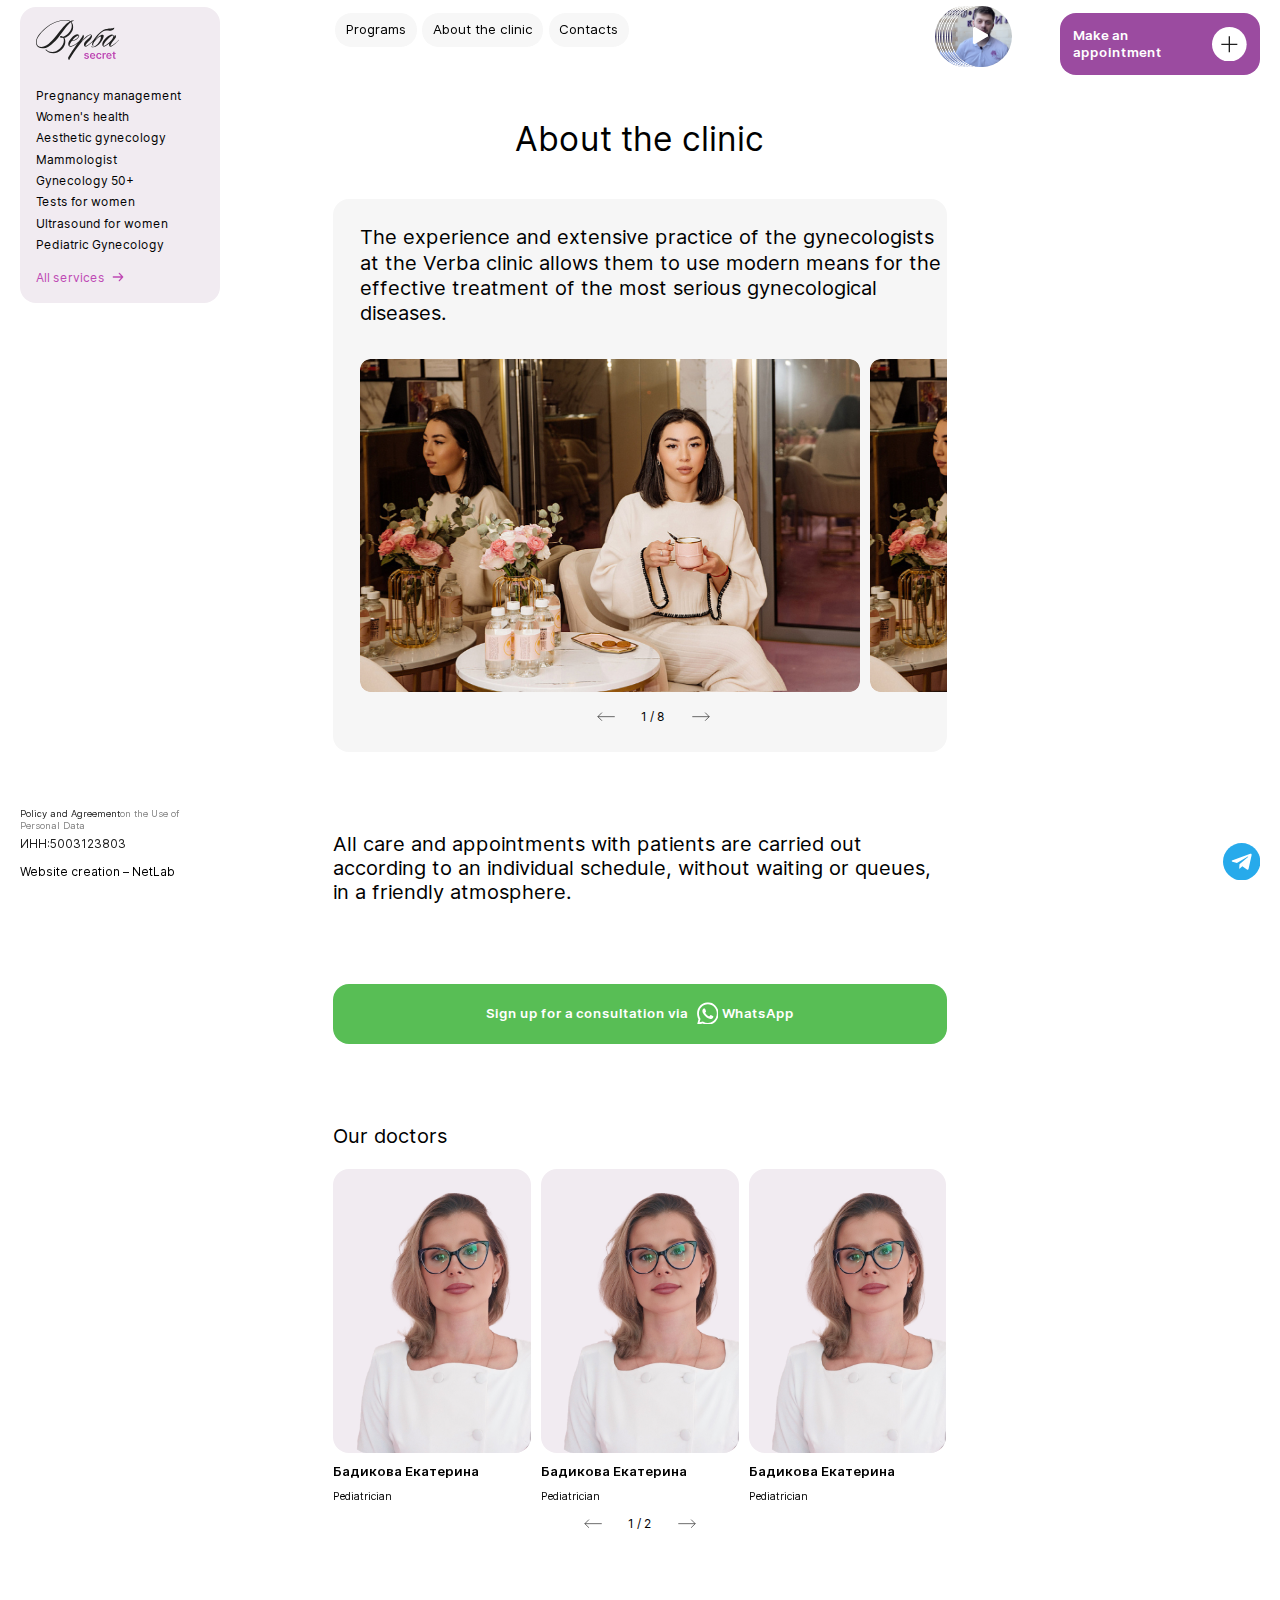
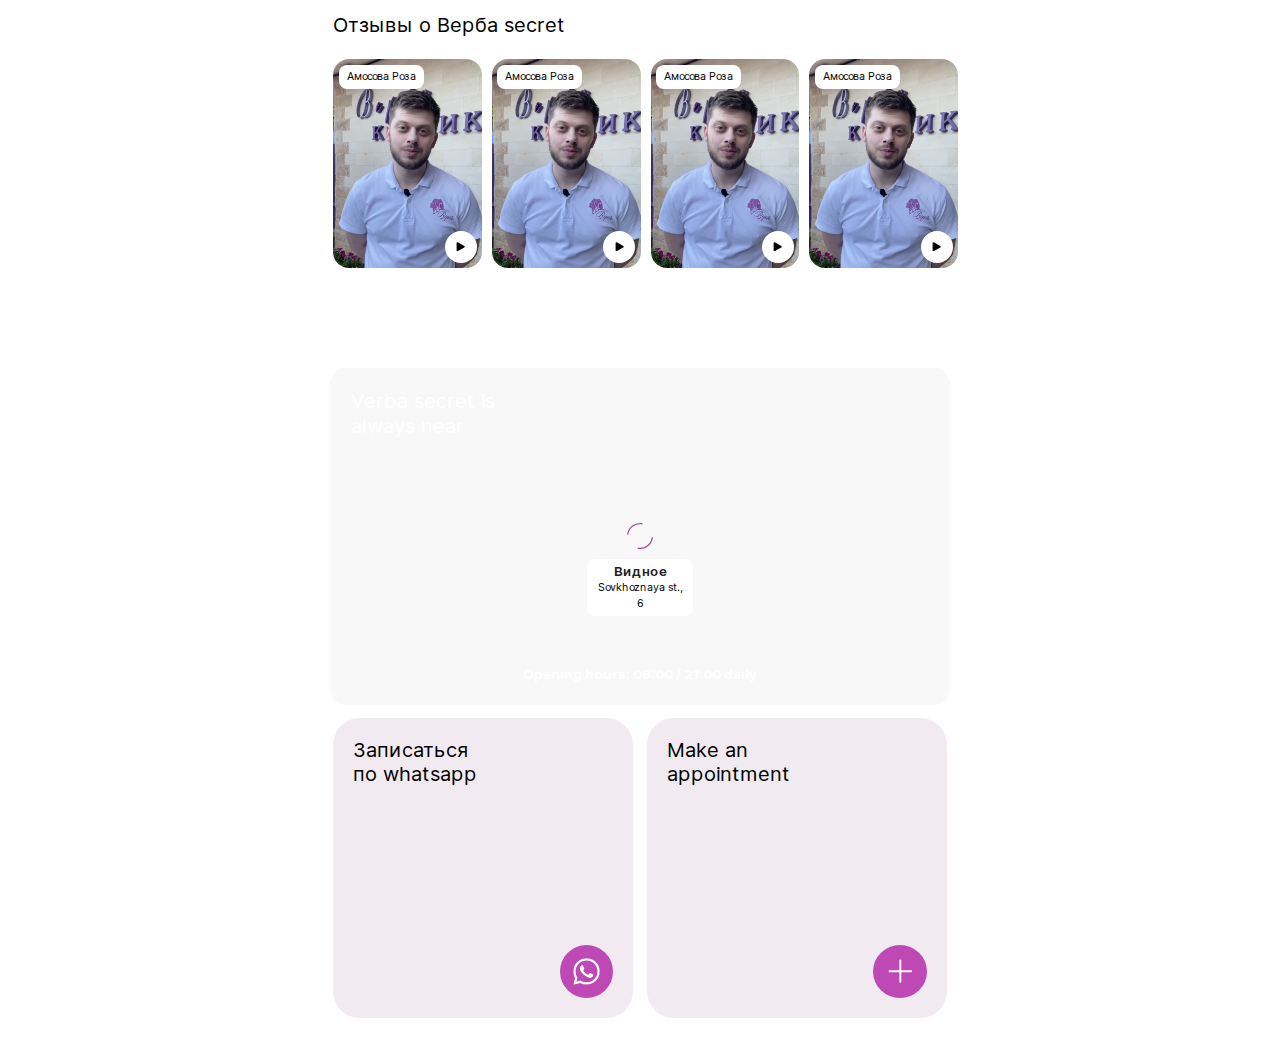
<file: about.html>
<!DOCTYPE html>
<html lang="en">
  <head>
    <meta charset="UTF-8">
    <meta name="viewport" content="width=device-width,initial-scale=1">
    <link rel="shortcut icon" href="favicon-32x32.png" type="image/png">
    <meta http-equiv="X-UA-Compatible" content="ie=edge">
    <meta name="theme-color" content="#111111">
    <title>verba</title>
    <link rel="stylesheet" href="css/main.css"><script src="https://api-maps.yandex.ru/v3/?apikey=80d825c5-161d-4e34-93fd-4458214443eb&lang=ru_RU"></script>
  </head>
  <!--body -->
  <body class="aboutPage">
    <div class="header-top"><a class="header-top__logo" href="/"><img src="img/logo.svg" alt=""></a>
      <div class="header-top__order" js-modal-open data-modal-name="appoint-form">sign up</div>
      <div class="header-top__burger" js-sidebar>
        <div class="burger-item burger-first"></div>
        <div class="burger-item burger-second"></div>
        <div class="burger-item burger-third"> </div>
      </div>
    </div>
    <div class="header-sidebar">
      <div class="header-sidebar__step" data-step-name="first">
        <div class="header-sidebar__row" js-open-step data-step-name="servicses">
          <div class="h1">Our services</div>
        </div><a class="header-sidebar__row" href="/programs">
          <div class="h1">Programs</div></a>
        <div class="header-sidebar__row"> 
          <div class="h1">About the clinic</div>
        </div><a class="header-sidebar__row" href="/programs"> 
          <div class="h1">Контакты</div></a><a class="main__consultation" href="#">
          <p>Sign up for a consultation via<span>WhatsApp</span></p></a>
        <div class="header__info">
           Opening hours: 09:00 / 21:00 daily</div>
      </div>
      <div class="header-sidebar__step" data-step-name="servicses">
        <div class="header-sidebar__grid">
          <div class="header-sidebar__el header-sidebar__back"><svg width="41" height="40" viewBox="0 0 41 40" fill="none" xmlns="http://www.w3.org/2000/svg">
<path d="M19.5 30L9.5 19.7488M9.5 19.7488L19.5 10M9.5 19.7488L31.5 19.7488" stroke="#202020" stroke-width="1.5" stroke-linecap="round" stroke-linejoin="round"/>
</svg>
            <p>Go <br> back</p>
          </div>
          <div class="header-sidebar__el"><svg width="41" height="40" viewBox="0 0 41 40" fill="none" xmlns="http://www.w3.org/2000/svg">
<g clip-path="url(#clip0_6209_3062)">
<circle cx="20.5" cy="20" r="19.25" stroke="#202020" stroke-width="1.5"/>
<path d="M26.55 22.1C26.8814 22.3485 27.3515 22.2814 27.6 21.95C27.8485 21.6186 27.7814 21.1485 27.45 20.9L26.55 22.1ZM24.9547 32.515C25.2391 32.8161 25.7138 32.8297 26.015 32.5453C26.3161 32.2609 26.3297 31.7862 26.0453 31.485L24.9547 32.515ZM12.8767 30.7602C12.4681 30.8283 12.1921 31.2147 12.2602 31.6233C12.3283 32.0319 12.7147 32.3079 13.1233 32.2398L12.8767 30.7602ZM7 19L6.34438 19.3642L6.53879 19.7142L6.93772 19.7474L7 19ZM24.2785 22.3036C23.894 22.1498 23.4575 22.3369 23.3036 22.7215C23.1498 23.106 23.3369 23.5425 23.7215 23.6964L24.2785 22.3036ZM14.9235 23.119C15.2654 22.8851 15.3529 22.4183 15.119 22.0765C14.8851 21.7346 14.4183 21.6471 14.0765 21.881L14.9235 23.119ZM35.1819 18.2724C34.7801 18.1719 34.3729 18.4163 34.2724 18.8181C34.1719 19.2199 34.4163 19.6271 34.8181 19.7276L35.1819 18.2724ZM33.3721 20.8488C33.0125 20.6433 32.5543 20.7683 32.3488 21.1279C32.1433 21.4875 32.2683 21.9457 32.6279 22.1512L33.3721 20.8488ZM19.4426 -0.00172353C18.6575 0.870516 17.5617 2.3296 16.8108 3.90174C16.0845 5.42219 15.5611 7.29911 16.3292 8.83541L17.6708 8.16459C17.239 7.30089 17.4655 6.01114 18.1643 4.54826C18.8384 3.13706 19.8425 1.79615 20.5575 1.00172L19.4426 -0.00172353ZM16.3292 8.83541C17.1596 10.4961 18.2872 11.3408 19.0781 12.01C19.4819 12.3518 19.7642 12.6184 19.9563 12.9152C20.1332 13.1887 20.25 13.5152 20.25 14H21.75C21.75 13.2348 21.5543 12.6238 21.2156 12.1004C20.8921 11.6003 20.4556 11.2107 20.047 10.865C19.2129 10.1592 18.3405 9.50386 17.6708 8.16459L16.3292 8.83541ZM20.25 14C20.25 14.2942 20.115 14.697 19.7962 15.2001C19.4849 15.6913 19.0416 16.2102 18.5322 16.7197C17.5137 17.7382 16.3052 18.6452 15.584 19.126L16.416 20.374C17.1948 19.8548 18.4863 18.8868 19.5928 17.7803C20.1459 17.2273 20.6714 16.6212 21.0632 16.0031C21.4475 15.3967 21.75 14.7058 21.75 14H20.25ZM38.416 11.876C37.1507 11.0324 35.1845 9.84459 33.0497 9.33314C30.888 8.81523 28.4623 8.97704 26.4697 10.9697L27.5303 12.0303C29.0377 10.523 30.862 10.3514 32.7003 10.7919C34.5655 11.2387 36.3493 12.3009 37.584 13.124L38.416 11.876ZM26.4697 10.9697C22.7383 14.7011 23.0701 18.4828 23.2602 19.6233L24.7398 19.3767C24.5965 18.5172 24.2617 15.2989 27.5303 12.0303L26.4697 10.9697ZM27.45 20.9C26.4105 20.1204 24.7341 19.0939 23.075 18.5721C22.2464 18.3114 21.3651 18.1582 20.5447 18.2675C19.6972 18.3804 18.9141 18.7768 18.376 19.584L19.624 20.416C19.8859 20.0232 20.2528 19.8196 20.7427 19.7544C21.2599 19.6855 21.9036 19.7761 22.625 20.0029C24.0659 20.4561 25.5895 21.3796 26.55 22.1L27.45 20.9ZM18.376 19.584C17.8024 20.4444 17.8896 21.5435 18.1867 22.5582C18.4926 23.6032 19.0775 24.7553 19.7771 25.8929L21.0548 25.1071C20.3854 24.0187 19.8781 22.9971 19.6262 22.1367C19.3655 21.2461 19.4292 20.7082 19.624 20.416L18.376 19.584ZM19.7771 25.8929C21.295 28.3611 23.4619 30.9343 24.9547 32.515L26.0453 31.485C24.5929 29.9473 22.5 27.457 21.0548 25.1071L19.7771 25.8929ZM19.6943 25.2956C19.2833 26.7472 17.3301 30.018 12.8767 30.7602L13.1233 32.2398C18.2699 31.382 20.6047 27.5861 21.1376 25.7044L19.6943 25.2956ZM19.0623 19.2526L7.06228 18.2526L6.93772 19.7474L18.9377 20.7474L19.0623 19.2526ZM7.65562 18.6358C7.20117 17.8178 6.343 16.693 5.2135 16.0386C4.63816 15.7052 3.96332 15.4777 3.22349 15.5085C2.47486 15.5396 1.72927 15.8327 1.01986 16.4238L1.98014 17.5762C2.47073 17.1673 2.90847 17.0229 3.28588 17.0072C3.67209 16.9911 4.066 17.1073 4.4615 17.3364C5.27366 17.807 5.9655 18.6822 6.34438 19.3642L7.65562 18.6358ZM39.3106 20.2046C38.5936 21.8777 37.5119 23.5621 36.309 24.9454C35.0955 26.3409 33.8139 27.3667 32.7215 27.8036L33.2785 29.1964C34.6861 28.6333 36.1545 27.4091 37.441 25.9296C38.7381 24.4379 39.9064 22.6223 40.6894 20.7954L39.3106 20.2046ZM33.4269 27.8834C32.3364 27.1284 30.5771 25.9471 28.8368 24.8526C27.1173 23.7712 25.3522 22.7331 24.2785 22.3036L23.7215 23.6964C24.6478 24.0669 26.2994 25.0288 28.0382 26.1224C29.7562 27.2029 31.4969 28.3716 32.5731 29.1166L33.4269 27.8834ZM32.25 28.5C32.25 30.4971 31.1221 35.1004 26.6646 37.3292L27.3354 38.6708C32.4779 36.0996 33.75 30.8362 33.75 28.5H32.25ZM14.0765 21.881C13.4431 22.3144 12.6877 22.8248 11.8984 23.3904L12.7721 24.6096C13.5443 24.0563 14.2811 23.5585 14.9235 23.119L14.0765 21.881ZM11.8984 23.3904C10.3395 24.5074 8.59602 25.8759 7.28883 27.3946C5.99529 28.8973 5.01644 30.6782 5.25579 32.593L6.74421 32.407C6.58428 31.1276 7.22552 29.7674 8.42566 28.3731C9.61215 26.9947 11.236 25.7104 12.7721 24.6096L11.8984 23.3904ZM12.3352 23.25C11.2884 23.25 9.87552 23.2268 8.52648 23.1536C7.15924 23.0794 5.91829 22.9565 5.1819 22.7724L4.8181 24.2276C5.70868 24.4503 7.07949 24.5773 8.44519 24.6514C9.82909 24.7265 11.2704 24.75 12.3352 24.75V23.25ZM5.1819 22.7724C3.34668 22.3136 2.08347 21.1892 1.69636 20.2215L0.303643 20.7785C0.916535 22.3108 2.65332 23.6864 4.8181 24.2276L5.1819 22.7724ZM34.8181 19.7276C35.282 19.8436 35.5523 20.4248 35.3625 20.9183C35.2893 21.1086 35.1548 21.2417 34.9232 21.288C34.6594 21.3408 34.1609 21.2995 33.3721 20.8488L32.6279 22.1512C33.5891 22.7005 34.4656 22.9092 35.2174 22.7589C36.0014 22.6021 36.5232 22.0789 36.7625 21.4567C37.1977 20.3252 36.718 18.6564 35.1819 18.2724L34.8181 19.7276Z" fill="#202020"/>
</g>
<defs>
<clipPath id="clip0_6209_3062">
<rect width="40" height="40" fill="white" transform="translate(0.5)"/>
</clipPath>
</defs>
</svg>
            <p>Pregnancy management</p>
          </div>
          <div class="header-sidebar__el"><svg width="41" height="40" viewBox="0 0 41 40" fill="none" xmlns="http://www.w3.org/2000/svg">
<g clip-path="url(#clip0_6209_3062)">
<circle cx="20.5" cy="20" r="19.25" stroke="#202020" stroke-width="1.5"/>
<path d="M26.55 22.1C26.8814 22.3485 27.3515 22.2814 27.6 21.95C27.8485 21.6186 27.7814 21.1485 27.45 20.9L26.55 22.1ZM24.9547 32.515C25.2391 32.8161 25.7138 32.8297 26.015 32.5453C26.3161 32.2609 26.3297 31.7862 26.0453 31.485L24.9547 32.515ZM12.8767 30.7602C12.4681 30.8283 12.1921 31.2147 12.2602 31.6233C12.3283 32.0319 12.7147 32.3079 13.1233 32.2398L12.8767 30.7602ZM7 19L6.34438 19.3642L6.53879 19.7142L6.93772 19.7474L7 19ZM24.2785 22.3036C23.894 22.1498 23.4575 22.3369 23.3036 22.7215C23.1498 23.106 23.3369 23.5425 23.7215 23.6964L24.2785 22.3036ZM14.9235 23.119C15.2654 22.8851 15.3529 22.4183 15.119 22.0765C14.8851 21.7346 14.4183 21.6471 14.0765 21.881L14.9235 23.119ZM35.1819 18.2724C34.7801 18.1719 34.3729 18.4163 34.2724 18.8181C34.1719 19.2199 34.4163 19.6271 34.8181 19.7276L35.1819 18.2724ZM33.3721 20.8488C33.0125 20.6433 32.5543 20.7683 32.3488 21.1279C32.1433 21.4875 32.2683 21.9457 32.6279 22.1512L33.3721 20.8488ZM19.4426 -0.00172353C18.6575 0.870516 17.5617 2.3296 16.8108 3.90174C16.0845 5.42219 15.5611 7.29911 16.3292 8.83541L17.6708 8.16459C17.239 7.30089 17.4655 6.01114 18.1643 4.54826C18.8384 3.13706 19.8425 1.79615 20.5575 1.00172L19.4426 -0.00172353ZM16.3292 8.83541C17.1596 10.4961 18.2872 11.3408 19.0781 12.01C19.4819 12.3518 19.7642 12.6184 19.9563 12.9152C20.1332 13.1887 20.25 13.5152 20.25 14H21.75C21.75 13.2348 21.5543 12.6238 21.2156 12.1004C20.8921 11.6003 20.4556 11.2107 20.047 10.865C19.2129 10.1592 18.3405 9.50386 17.6708 8.16459L16.3292 8.83541ZM20.25 14C20.25 14.2942 20.115 14.697 19.7962 15.2001C19.4849 15.6913 19.0416 16.2102 18.5322 16.7197C17.5137 17.7382 16.3052 18.6452 15.584 19.126L16.416 20.374C17.1948 19.8548 18.4863 18.8868 19.5928 17.7803C20.1459 17.2273 20.6714 16.6212 21.0632 16.0031C21.4475 15.3967 21.75 14.7058 21.75 14H20.25ZM38.416 11.876C37.1507 11.0324 35.1845 9.84459 33.0497 9.33314C30.888 8.81523 28.4623 8.97704 26.4697 10.9697L27.5303 12.0303C29.0377 10.523 30.862 10.3514 32.7003 10.7919C34.5655 11.2387 36.3493 12.3009 37.584 13.124L38.416 11.876ZM26.4697 10.9697C22.7383 14.7011 23.0701 18.4828 23.2602 19.6233L24.7398 19.3767C24.5965 18.5172 24.2617 15.2989 27.5303 12.0303L26.4697 10.9697ZM27.45 20.9C26.4105 20.1204 24.7341 19.0939 23.075 18.5721C22.2464 18.3114 21.3651 18.1582 20.5447 18.2675C19.6972 18.3804 18.9141 18.7768 18.376 19.584L19.624 20.416C19.8859 20.0232 20.2528 19.8196 20.7427 19.7544C21.2599 19.6855 21.9036 19.7761 22.625 20.0029C24.0659 20.4561 25.5895 21.3796 26.55 22.1L27.45 20.9ZM18.376 19.584C17.8024 20.4444 17.8896 21.5435 18.1867 22.5582C18.4926 23.6032 19.0775 24.7553 19.7771 25.8929L21.0548 25.1071C20.3854 24.0187 19.8781 22.9971 19.6262 22.1367C19.3655 21.2461 19.4292 20.7082 19.624 20.416L18.376 19.584ZM19.7771 25.8929C21.295 28.3611 23.4619 30.9343 24.9547 32.515L26.0453 31.485C24.5929 29.9473 22.5 27.457 21.0548 25.1071L19.7771 25.8929ZM19.6943 25.2956C19.2833 26.7472 17.3301 30.018 12.8767 30.7602L13.1233 32.2398C18.2699 31.382 20.6047 27.5861 21.1376 25.7044L19.6943 25.2956ZM19.0623 19.2526L7.06228 18.2526L6.93772 19.7474L18.9377 20.7474L19.0623 19.2526ZM7.65562 18.6358C7.20117 17.8178 6.343 16.693 5.2135 16.0386C4.63816 15.7052 3.96332 15.4777 3.22349 15.5085C2.47486 15.5396 1.72927 15.8327 1.01986 16.4238L1.98014 17.5762C2.47073 17.1673 2.90847 17.0229 3.28588 17.0072C3.67209 16.9911 4.066 17.1073 4.4615 17.3364C5.27366 17.807 5.9655 18.6822 6.34438 19.3642L7.65562 18.6358ZM39.3106 20.2046C38.5936 21.8777 37.5119 23.5621 36.309 24.9454C35.0955 26.3409 33.8139 27.3667 32.7215 27.8036L33.2785 29.1964C34.6861 28.6333 36.1545 27.4091 37.441 25.9296C38.7381 24.4379 39.9064 22.6223 40.6894 20.7954L39.3106 20.2046ZM33.4269 27.8834C32.3364 27.1284 30.5771 25.9471 28.8368 24.8526C27.1173 23.7712 25.3522 22.7331 24.2785 22.3036L23.7215 23.6964C24.6478 24.0669 26.2994 25.0288 28.0382 26.1224C29.7562 27.2029 31.4969 28.3716 32.5731 29.1166L33.4269 27.8834ZM32.25 28.5C32.25 30.4971 31.1221 35.1004 26.6646 37.3292L27.3354 38.6708C32.4779 36.0996 33.75 30.8362 33.75 28.5H32.25ZM14.0765 21.881C13.4431 22.3144 12.6877 22.8248 11.8984 23.3904L12.7721 24.6096C13.5443 24.0563 14.2811 23.5585 14.9235 23.119L14.0765 21.881ZM11.8984 23.3904C10.3395 24.5074 8.59602 25.8759 7.28883 27.3946C5.99529 28.8973 5.01644 30.6782 5.25579 32.593L6.74421 32.407C6.58428 31.1276 7.22552 29.7674 8.42566 28.3731C9.61215 26.9947 11.236 25.7104 12.7721 24.6096L11.8984 23.3904ZM12.3352 23.25C11.2884 23.25 9.87552 23.2268 8.52648 23.1536C7.15924 23.0794 5.91829 22.9565 5.1819 22.7724L4.8181 24.2276C5.70868 24.4503 7.07949 24.5773 8.44519 24.6514C9.82909 24.7265 11.2704 24.75 12.3352 24.75V23.25ZM5.1819 22.7724C3.34668 22.3136 2.08347 21.1892 1.69636 20.2215L0.303643 20.7785C0.916535 22.3108 2.65332 23.6864 4.8181 24.2276L5.1819 22.7724ZM34.8181 19.7276C35.282 19.8436 35.5523 20.4248 35.3625 20.9183C35.2893 21.1086 35.1548 21.2417 34.9232 21.288C34.6594 21.3408 34.1609 21.2995 33.3721 20.8488L32.6279 22.1512C33.5891 22.7005 34.4656 22.9092 35.2174 22.7589C36.0014 22.6021 36.5232 22.0789 36.7625 21.4567C37.1977 20.3252 36.718 18.6564 35.1819 18.2724L34.8181 19.7276Z" fill="#202020"/>
</g>
<defs>
<clipPath id="clip0_6209_3062">
<rect width="40" height="40" fill="white" transform="translate(0.5)"/>
</clipPath>
</defs>
</svg>
            <p>Pregnancy management</p>
          </div>
          <div class="header-sidebar__el"><svg width="41" height="40" viewBox="0 0 41 40" fill="none" xmlns="http://www.w3.org/2000/svg">
<g clip-path="url(#clip0_6209_3062)">
<circle cx="20.5" cy="20" r="19.25" stroke="#202020" stroke-width="1.5"/>
<path d="M26.55 22.1C26.8814 22.3485 27.3515 22.2814 27.6 21.95C27.8485 21.6186 27.7814 21.1485 27.45 20.9L26.55 22.1ZM24.9547 32.515C25.2391 32.8161 25.7138 32.8297 26.015 32.5453C26.3161 32.2609 26.3297 31.7862 26.0453 31.485L24.9547 32.515ZM12.8767 30.7602C12.4681 30.8283 12.1921 31.2147 12.2602 31.6233C12.3283 32.0319 12.7147 32.3079 13.1233 32.2398L12.8767 30.7602ZM7 19L6.34438 19.3642L6.53879 19.7142L6.93772 19.7474L7 19ZM24.2785 22.3036C23.894 22.1498 23.4575 22.3369 23.3036 22.7215C23.1498 23.106 23.3369 23.5425 23.7215 23.6964L24.2785 22.3036ZM14.9235 23.119C15.2654 22.8851 15.3529 22.4183 15.119 22.0765C14.8851 21.7346 14.4183 21.6471 14.0765 21.881L14.9235 23.119ZM35.1819 18.2724C34.7801 18.1719 34.3729 18.4163 34.2724 18.8181C34.1719 19.2199 34.4163 19.6271 34.8181 19.7276L35.1819 18.2724ZM33.3721 20.8488C33.0125 20.6433 32.5543 20.7683 32.3488 21.1279C32.1433 21.4875 32.2683 21.9457 32.6279 22.1512L33.3721 20.8488ZM19.4426 -0.00172353C18.6575 0.870516 17.5617 2.3296 16.8108 3.90174C16.0845 5.42219 15.5611 7.29911 16.3292 8.83541L17.6708 8.16459C17.239 7.30089 17.4655 6.01114 18.1643 4.54826C18.8384 3.13706 19.8425 1.79615 20.5575 1.00172L19.4426 -0.00172353ZM16.3292 8.83541C17.1596 10.4961 18.2872 11.3408 19.0781 12.01C19.4819 12.3518 19.7642 12.6184 19.9563 12.9152C20.1332 13.1887 20.25 13.5152 20.25 14H21.75C21.75 13.2348 21.5543 12.6238 21.2156 12.1004C20.8921 11.6003 20.4556 11.2107 20.047 10.865C19.2129 10.1592 18.3405 9.50386 17.6708 8.16459L16.3292 8.83541ZM20.25 14C20.25 14.2942 20.115 14.697 19.7962 15.2001C19.4849 15.6913 19.0416 16.2102 18.5322 16.7197C17.5137 17.7382 16.3052 18.6452 15.584 19.126L16.416 20.374C17.1948 19.8548 18.4863 18.8868 19.5928 17.7803C20.1459 17.2273 20.6714 16.6212 21.0632 16.0031C21.4475 15.3967 21.75 14.7058 21.75 14H20.25ZM38.416 11.876C37.1507 11.0324 35.1845 9.84459 33.0497 9.33314C30.888 8.81523 28.4623 8.97704 26.4697 10.9697L27.5303 12.0303C29.0377 10.523 30.862 10.3514 32.7003 10.7919C34.5655 11.2387 36.3493 12.3009 37.584 13.124L38.416 11.876ZM26.4697 10.9697C22.7383 14.7011 23.0701 18.4828 23.2602 19.6233L24.7398 19.3767C24.5965 18.5172 24.2617 15.2989 27.5303 12.0303L26.4697 10.9697ZM27.45 20.9C26.4105 20.1204 24.7341 19.0939 23.075 18.5721C22.2464 18.3114 21.3651 18.1582 20.5447 18.2675C19.6972 18.3804 18.9141 18.7768 18.376 19.584L19.624 20.416C19.8859 20.0232 20.2528 19.8196 20.7427 19.7544C21.2599 19.6855 21.9036 19.7761 22.625 20.0029C24.0659 20.4561 25.5895 21.3796 26.55 22.1L27.45 20.9ZM18.376 19.584C17.8024 20.4444 17.8896 21.5435 18.1867 22.5582C18.4926 23.6032 19.0775 24.7553 19.7771 25.8929L21.0548 25.1071C20.3854 24.0187 19.8781 22.9971 19.6262 22.1367C19.3655 21.2461 19.4292 20.7082 19.624 20.416L18.376 19.584ZM19.7771 25.8929C21.295 28.3611 23.4619 30.9343 24.9547 32.515L26.0453 31.485C24.5929 29.9473 22.5 27.457 21.0548 25.1071L19.7771 25.8929ZM19.6943 25.2956C19.2833 26.7472 17.3301 30.018 12.8767 30.7602L13.1233 32.2398C18.2699 31.382 20.6047 27.5861 21.1376 25.7044L19.6943 25.2956ZM19.0623 19.2526L7.06228 18.2526L6.93772 19.7474L18.9377 20.7474L19.0623 19.2526ZM7.65562 18.6358C7.20117 17.8178 6.343 16.693 5.2135 16.0386C4.63816 15.7052 3.96332 15.4777 3.22349 15.5085C2.47486 15.5396 1.72927 15.8327 1.01986 16.4238L1.98014 17.5762C2.47073 17.1673 2.90847 17.0229 3.28588 17.0072C3.67209 16.9911 4.066 17.1073 4.4615 17.3364C5.27366 17.807 5.9655 18.6822 6.34438 19.3642L7.65562 18.6358ZM39.3106 20.2046C38.5936 21.8777 37.5119 23.5621 36.309 24.9454C35.0955 26.3409 33.8139 27.3667 32.7215 27.8036L33.2785 29.1964C34.6861 28.6333 36.1545 27.4091 37.441 25.9296C38.7381 24.4379 39.9064 22.6223 40.6894 20.7954L39.3106 20.2046ZM33.4269 27.8834C32.3364 27.1284 30.5771 25.9471 28.8368 24.8526C27.1173 23.7712 25.3522 22.7331 24.2785 22.3036L23.7215 23.6964C24.6478 24.0669 26.2994 25.0288 28.0382 26.1224C29.7562 27.2029 31.4969 28.3716 32.5731 29.1166L33.4269 27.8834ZM32.25 28.5C32.25 30.4971 31.1221 35.1004 26.6646 37.3292L27.3354 38.6708C32.4779 36.0996 33.75 30.8362 33.75 28.5H32.25ZM14.0765 21.881C13.4431 22.3144 12.6877 22.8248 11.8984 23.3904L12.7721 24.6096C13.5443 24.0563 14.2811 23.5585 14.9235 23.119L14.0765 21.881ZM11.8984 23.3904C10.3395 24.5074 8.59602 25.8759 7.28883 27.3946C5.99529 28.8973 5.01644 30.6782 5.25579 32.593L6.74421 32.407C6.58428 31.1276 7.22552 29.7674 8.42566 28.3731C9.61215 26.9947 11.236 25.7104 12.7721 24.6096L11.8984 23.3904ZM12.3352 23.25C11.2884 23.25 9.87552 23.2268 8.52648 23.1536C7.15924 23.0794 5.91829 22.9565 5.1819 22.7724L4.8181 24.2276C5.70868 24.4503 7.07949 24.5773 8.44519 24.6514C9.82909 24.7265 11.2704 24.75 12.3352 24.75V23.25ZM5.1819 22.7724C3.34668 22.3136 2.08347 21.1892 1.69636 20.2215L0.303643 20.7785C0.916535 22.3108 2.65332 23.6864 4.8181 24.2276L5.1819 22.7724ZM34.8181 19.7276C35.282 19.8436 35.5523 20.4248 35.3625 20.9183C35.2893 21.1086 35.1548 21.2417 34.9232 21.288C34.6594 21.3408 34.1609 21.2995 33.3721 20.8488L32.6279 22.1512C33.5891 22.7005 34.4656 22.9092 35.2174 22.7589C36.0014 22.6021 36.5232 22.0789 36.7625 21.4567C37.1977 20.3252 36.718 18.6564 35.1819 18.2724L34.8181 19.7276Z" fill="#202020"/>
</g>
<defs>
<clipPath id="clip0_6209_3062">
<rect width="40" height="40" fill="white" transform="translate(0.5)"/>
</clipPath>
</defs>
</svg>
            <p>Pregnancy management</p>
          </div>
          <div class="header-sidebar__el"><svg width="41" height="40" viewBox="0 0 41 40" fill="none" xmlns="http://www.w3.org/2000/svg">
<g clip-path="url(#clip0_6209_3062)">
<circle cx="20.5" cy="20" r="19.25" stroke="#202020" stroke-width="1.5"/>
<path d="M26.55 22.1C26.8814 22.3485 27.3515 22.2814 27.6 21.95C27.8485 21.6186 27.7814 21.1485 27.45 20.9L26.55 22.1ZM24.9547 32.515C25.2391 32.8161 25.7138 32.8297 26.015 32.5453C26.3161 32.2609 26.3297 31.7862 26.0453 31.485L24.9547 32.515ZM12.8767 30.7602C12.4681 30.8283 12.1921 31.2147 12.2602 31.6233C12.3283 32.0319 12.7147 32.3079 13.1233 32.2398L12.8767 30.7602ZM7 19L6.34438 19.3642L6.53879 19.7142L6.93772 19.7474L7 19ZM24.2785 22.3036C23.894 22.1498 23.4575 22.3369 23.3036 22.7215C23.1498 23.106 23.3369 23.5425 23.7215 23.6964L24.2785 22.3036ZM14.9235 23.119C15.2654 22.8851 15.3529 22.4183 15.119 22.0765C14.8851 21.7346 14.4183 21.6471 14.0765 21.881L14.9235 23.119ZM35.1819 18.2724C34.7801 18.1719 34.3729 18.4163 34.2724 18.8181C34.1719 19.2199 34.4163 19.6271 34.8181 19.7276L35.1819 18.2724ZM33.3721 20.8488C33.0125 20.6433 32.5543 20.7683 32.3488 21.1279C32.1433 21.4875 32.2683 21.9457 32.6279 22.1512L33.3721 20.8488ZM19.4426 -0.00172353C18.6575 0.870516 17.5617 2.3296 16.8108 3.90174C16.0845 5.42219 15.5611 7.29911 16.3292 8.83541L17.6708 8.16459C17.239 7.30089 17.4655 6.01114 18.1643 4.54826C18.8384 3.13706 19.8425 1.79615 20.5575 1.00172L19.4426 -0.00172353ZM16.3292 8.83541C17.1596 10.4961 18.2872 11.3408 19.0781 12.01C19.4819 12.3518 19.7642 12.6184 19.9563 12.9152C20.1332 13.1887 20.25 13.5152 20.25 14H21.75C21.75 13.2348 21.5543 12.6238 21.2156 12.1004C20.8921 11.6003 20.4556 11.2107 20.047 10.865C19.2129 10.1592 18.3405 9.50386 17.6708 8.16459L16.3292 8.83541ZM20.25 14C20.25 14.2942 20.115 14.697 19.7962 15.2001C19.4849 15.6913 19.0416 16.2102 18.5322 16.7197C17.5137 17.7382 16.3052 18.6452 15.584 19.126L16.416 20.374C17.1948 19.8548 18.4863 18.8868 19.5928 17.7803C20.1459 17.2273 20.6714 16.6212 21.0632 16.0031C21.4475 15.3967 21.75 14.7058 21.75 14H20.25ZM38.416 11.876C37.1507 11.0324 35.1845 9.84459 33.0497 9.33314C30.888 8.81523 28.4623 8.97704 26.4697 10.9697L27.5303 12.0303C29.0377 10.523 30.862 10.3514 32.7003 10.7919C34.5655 11.2387 36.3493 12.3009 37.584 13.124L38.416 11.876ZM26.4697 10.9697C22.7383 14.7011 23.0701 18.4828 23.2602 19.6233L24.7398 19.3767C24.5965 18.5172 24.2617 15.2989 27.5303 12.0303L26.4697 10.9697ZM27.45 20.9C26.4105 20.1204 24.7341 19.0939 23.075 18.5721C22.2464 18.3114 21.3651 18.1582 20.5447 18.2675C19.6972 18.3804 18.9141 18.7768 18.376 19.584L19.624 20.416C19.8859 20.0232 20.2528 19.8196 20.7427 19.7544C21.2599 19.6855 21.9036 19.7761 22.625 20.0029C24.0659 20.4561 25.5895 21.3796 26.55 22.1L27.45 20.9ZM18.376 19.584C17.8024 20.4444 17.8896 21.5435 18.1867 22.5582C18.4926 23.6032 19.0775 24.7553 19.7771 25.8929L21.0548 25.1071C20.3854 24.0187 19.8781 22.9971 19.6262 22.1367C19.3655 21.2461 19.4292 20.7082 19.624 20.416L18.376 19.584ZM19.7771 25.8929C21.295 28.3611 23.4619 30.9343 24.9547 32.515L26.0453 31.485C24.5929 29.9473 22.5 27.457 21.0548 25.1071L19.7771 25.8929ZM19.6943 25.2956C19.2833 26.7472 17.3301 30.018 12.8767 30.7602L13.1233 32.2398C18.2699 31.382 20.6047 27.5861 21.1376 25.7044L19.6943 25.2956ZM19.0623 19.2526L7.06228 18.2526L6.93772 19.7474L18.9377 20.7474L19.0623 19.2526ZM7.65562 18.6358C7.20117 17.8178 6.343 16.693 5.2135 16.0386C4.63816 15.7052 3.96332 15.4777 3.22349 15.5085C2.47486 15.5396 1.72927 15.8327 1.01986 16.4238L1.98014 17.5762C2.47073 17.1673 2.90847 17.0229 3.28588 17.0072C3.67209 16.9911 4.066 17.1073 4.4615 17.3364C5.27366 17.807 5.9655 18.6822 6.34438 19.3642L7.65562 18.6358ZM39.3106 20.2046C38.5936 21.8777 37.5119 23.5621 36.309 24.9454C35.0955 26.3409 33.8139 27.3667 32.7215 27.8036L33.2785 29.1964C34.6861 28.6333 36.1545 27.4091 37.441 25.9296C38.7381 24.4379 39.9064 22.6223 40.6894 20.7954L39.3106 20.2046ZM33.4269 27.8834C32.3364 27.1284 30.5771 25.9471 28.8368 24.8526C27.1173 23.7712 25.3522 22.7331 24.2785 22.3036L23.7215 23.6964C24.6478 24.0669 26.2994 25.0288 28.0382 26.1224C29.7562 27.2029 31.4969 28.3716 32.5731 29.1166L33.4269 27.8834ZM32.25 28.5C32.25 30.4971 31.1221 35.1004 26.6646 37.3292L27.3354 38.6708C32.4779 36.0996 33.75 30.8362 33.75 28.5H32.25ZM14.0765 21.881C13.4431 22.3144 12.6877 22.8248 11.8984 23.3904L12.7721 24.6096C13.5443 24.0563 14.2811 23.5585 14.9235 23.119L14.0765 21.881ZM11.8984 23.3904C10.3395 24.5074 8.59602 25.8759 7.28883 27.3946C5.99529 28.8973 5.01644 30.6782 5.25579 32.593L6.74421 32.407C6.58428 31.1276 7.22552 29.7674 8.42566 28.3731C9.61215 26.9947 11.236 25.7104 12.7721 24.6096L11.8984 23.3904ZM12.3352 23.25C11.2884 23.25 9.87552 23.2268 8.52648 23.1536C7.15924 23.0794 5.91829 22.9565 5.1819 22.7724L4.8181 24.2276C5.70868 24.4503 7.07949 24.5773 8.44519 24.6514C9.82909 24.7265 11.2704 24.75 12.3352 24.75V23.25ZM5.1819 22.7724C3.34668 22.3136 2.08347 21.1892 1.69636 20.2215L0.303643 20.7785C0.916535 22.3108 2.65332 23.6864 4.8181 24.2276L5.1819 22.7724ZM34.8181 19.7276C35.282 19.8436 35.5523 20.4248 35.3625 20.9183C35.2893 21.1086 35.1548 21.2417 34.9232 21.288C34.6594 21.3408 34.1609 21.2995 33.3721 20.8488L32.6279 22.1512C33.5891 22.7005 34.4656 22.9092 35.2174 22.7589C36.0014 22.6021 36.5232 22.0789 36.7625 21.4567C37.1977 20.3252 36.718 18.6564 35.1819 18.2724L34.8181 19.7276Z" fill="#202020"/>
</g>
<defs>
<clipPath id="clip0_6209_3062">
<rect width="40" height="40" fill="white" transform="translate(0.5)"/>
</clipPath>
</defs>
</svg>
            <p>Pregnancy management</p>
          </div>
          <div class="header-sidebar__el"><svg width="41" height="40" viewBox="0 0 41 40" fill="none" xmlns="http://www.w3.org/2000/svg">
<g clip-path="url(#clip0_6209_3062)">
<circle cx="20.5" cy="20" r="19.25" stroke="#202020" stroke-width="1.5"/>
<path d="M26.55 22.1C26.8814 22.3485 27.3515 22.2814 27.6 21.95C27.8485 21.6186 27.7814 21.1485 27.45 20.9L26.55 22.1ZM24.9547 32.515C25.2391 32.8161 25.7138 32.8297 26.015 32.5453C26.3161 32.2609 26.3297 31.7862 26.0453 31.485L24.9547 32.515ZM12.8767 30.7602C12.4681 30.8283 12.1921 31.2147 12.2602 31.6233C12.3283 32.0319 12.7147 32.3079 13.1233 32.2398L12.8767 30.7602ZM7 19L6.34438 19.3642L6.53879 19.7142L6.93772 19.7474L7 19ZM24.2785 22.3036C23.894 22.1498 23.4575 22.3369 23.3036 22.7215C23.1498 23.106 23.3369 23.5425 23.7215 23.6964L24.2785 22.3036ZM14.9235 23.119C15.2654 22.8851 15.3529 22.4183 15.119 22.0765C14.8851 21.7346 14.4183 21.6471 14.0765 21.881L14.9235 23.119ZM35.1819 18.2724C34.7801 18.1719 34.3729 18.4163 34.2724 18.8181C34.1719 19.2199 34.4163 19.6271 34.8181 19.7276L35.1819 18.2724ZM33.3721 20.8488C33.0125 20.6433 32.5543 20.7683 32.3488 21.1279C32.1433 21.4875 32.2683 21.9457 32.6279 22.1512L33.3721 20.8488ZM19.4426 -0.00172353C18.6575 0.870516 17.5617 2.3296 16.8108 3.90174C16.0845 5.42219 15.5611 7.29911 16.3292 8.83541L17.6708 8.16459C17.239 7.30089 17.4655 6.01114 18.1643 4.54826C18.8384 3.13706 19.8425 1.79615 20.5575 1.00172L19.4426 -0.00172353ZM16.3292 8.83541C17.1596 10.4961 18.2872 11.3408 19.0781 12.01C19.4819 12.3518 19.7642 12.6184 19.9563 12.9152C20.1332 13.1887 20.25 13.5152 20.25 14H21.75C21.75 13.2348 21.5543 12.6238 21.2156 12.1004C20.8921 11.6003 20.4556 11.2107 20.047 10.865C19.2129 10.1592 18.3405 9.50386 17.6708 8.16459L16.3292 8.83541ZM20.25 14C20.25 14.2942 20.115 14.697 19.7962 15.2001C19.4849 15.6913 19.0416 16.2102 18.5322 16.7197C17.5137 17.7382 16.3052 18.6452 15.584 19.126L16.416 20.374C17.1948 19.8548 18.4863 18.8868 19.5928 17.7803C20.1459 17.2273 20.6714 16.6212 21.0632 16.0031C21.4475 15.3967 21.75 14.7058 21.75 14H20.25ZM38.416 11.876C37.1507 11.0324 35.1845 9.84459 33.0497 9.33314C30.888 8.81523 28.4623 8.97704 26.4697 10.9697L27.5303 12.0303C29.0377 10.523 30.862 10.3514 32.7003 10.7919C34.5655 11.2387 36.3493 12.3009 37.584 13.124L38.416 11.876ZM26.4697 10.9697C22.7383 14.7011 23.0701 18.4828 23.2602 19.6233L24.7398 19.3767C24.5965 18.5172 24.2617 15.2989 27.5303 12.0303L26.4697 10.9697ZM27.45 20.9C26.4105 20.1204 24.7341 19.0939 23.075 18.5721C22.2464 18.3114 21.3651 18.1582 20.5447 18.2675C19.6972 18.3804 18.9141 18.7768 18.376 19.584L19.624 20.416C19.8859 20.0232 20.2528 19.8196 20.7427 19.7544C21.2599 19.6855 21.9036 19.7761 22.625 20.0029C24.0659 20.4561 25.5895 21.3796 26.55 22.1L27.45 20.9ZM18.376 19.584C17.8024 20.4444 17.8896 21.5435 18.1867 22.5582C18.4926 23.6032 19.0775 24.7553 19.7771 25.8929L21.0548 25.1071C20.3854 24.0187 19.8781 22.9971 19.6262 22.1367C19.3655 21.2461 19.4292 20.7082 19.624 20.416L18.376 19.584ZM19.7771 25.8929C21.295 28.3611 23.4619 30.9343 24.9547 32.515L26.0453 31.485C24.5929 29.9473 22.5 27.457 21.0548 25.1071L19.7771 25.8929ZM19.6943 25.2956C19.2833 26.7472 17.3301 30.018 12.8767 30.7602L13.1233 32.2398C18.2699 31.382 20.6047 27.5861 21.1376 25.7044L19.6943 25.2956ZM19.0623 19.2526L7.06228 18.2526L6.93772 19.7474L18.9377 20.7474L19.0623 19.2526ZM7.65562 18.6358C7.20117 17.8178 6.343 16.693 5.2135 16.0386C4.63816 15.7052 3.96332 15.4777 3.22349 15.5085C2.47486 15.5396 1.72927 15.8327 1.01986 16.4238L1.98014 17.5762C2.47073 17.1673 2.90847 17.0229 3.28588 17.0072C3.67209 16.9911 4.066 17.1073 4.4615 17.3364C5.27366 17.807 5.9655 18.6822 6.34438 19.3642L7.65562 18.6358ZM39.3106 20.2046C38.5936 21.8777 37.5119 23.5621 36.309 24.9454C35.0955 26.3409 33.8139 27.3667 32.7215 27.8036L33.2785 29.1964C34.6861 28.6333 36.1545 27.4091 37.441 25.9296C38.7381 24.4379 39.9064 22.6223 40.6894 20.7954L39.3106 20.2046ZM33.4269 27.8834C32.3364 27.1284 30.5771 25.9471 28.8368 24.8526C27.1173 23.7712 25.3522 22.7331 24.2785 22.3036L23.7215 23.6964C24.6478 24.0669 26.2994 25.0288 28.0382 26.1224C29.7562 27.2029 31.4969 28.3716 32.5731 29.1166L33.4269 27.8834ZM32.25 28.5C32.25 30.4971 31.1221 35.1004 26.6646 37.3292L27.3354 38.6708C32.4779 36.0996 33.75 30.8362 33.75 28.5H32.25ZM14.0765 21.881C13.4431 22.3144 12.6877 22.8248 11.8984 23.3904L12.7721 24.6096C13.5443 24.0563 14.2811 23.5585 14.9235 23.119L14.0765 21.881ZM11.8984 23.3904C10.3395 24.5074 8.59602 25.8759 7.28883 27.3946C5.99529 28.8973 5.01644 30.6782 5.25579 32.593L6.74421 32.407C6.58428 31.1276 7.22552 29.7674 8.42566 28.3731C9.61215 26.9947 11.236 25.7104 12.7721 24.6096L11.8984 23.3904ZM12.3352 23.25C11.2884 23.25 9.87552 23.2268 8.52648 23.1536C7.15924 23.0794 5.91829 22.9565 5.1819 22.7724L4.8181 24.2276C5.70868 24.4503 7.07949 24.5773 8.44519 24.6514C9.82909 24.7265 11.2704 24.75 12.3352 24.75V23.25ZM5.1819 22.7724C3.34668 22.3136 2.08347 21.1892 1.69636 20.2215L0.303643 20.7785C0.916535 22.3108 2.65332 23.6864 4.8181 24.2276L5.1819 22.7724ZM34.8181 19.7276C35.282 19.8436 35.5523 20.4248 35.3625 20.9183C35.2893 21.1086 35.1548 21.2417 34.9232 21.288C34.6594 21.3408 34.1609 21.2995 33.3721 20.8488L32.6279 22.1512C33.5891 22.7005 34.4656 22.9092 35.2174 22.7589C36.0014 22.6021 36.5232 22.0789 36.7625 21.4567C37.1977 20.3252 36.718 18.6564 35.1819 18.2724L34.8181 19.7276Z" fill="#202020"/>
</g>
<defs>
<clipPath id="clip0_6209_3062">
<rect width="40" height="40" fill="white" transform="translate(0.5)"/>
</clipPath>
</defs>
</svg>
            <p>Pregnancy management</p>
          </div>
          <div class="header-sidebar__el"><svg width="41" height="40" viewBox="0 0 41 40" fill="none" xmlns="http://www.w3.org/2000/svg">
<g clip-path="url(#clip0_6209_3062)">
<circle cx="20.5" cy="20" r="19.25" stroke="#202020" stroke-width="1.5"/>
<path d="M26.55 22.1C26.8814 22.3485 27.3515 22.2814 27.6 21.95C27.8485 21.6186 27.7814 21.1485 27.45 20.9L26.55 22.1ZM24.9547 32.515C25.2391 32.8161 25.7138 32.8297 26.015 32.5453C26.3161 32.2609 26.3297 31.7862 26.0453 31.485L24.9547 32.515ZM12.8767 30.7602C12.4681 30.8283 12.1921 31.2147 12.2602 31.6233C12.3283 32.0319 12.7147 32.3079 13.1233 32.2398L12.8767 30.7602ZM7 19L6.34438 19.3642L6.53879 19.7142L6.93772 19.7474L7 19ZM24.2785 22.3036C23.894 22.1498 23.4575 22.3369 23.3036 22.7215C23.1498 23.106 23.3369 23.5425 23.7215 23.6964L24.2785 22.3036ZM14.9235 23.119C15.2654 22.8851 15.3529 22.4183 15.119 22.0765C14.8851 21.7346 14.4183 21.6471 14.0765 21.881L14.9235 23.119ZM35.1819 18.2724C34.7801 18.1719 34.3729 18.4163 34.2724 18.8181C34.1719 19.2199 34.4163 19.6271 34.8181 19.7276L35.1819 18.2724ZM33.3721 20.8488C33.0125 20.6433 32.5543 20.7683 32.3488 21.1279C32.1433 21.4875 32.2683 21.9457 32.6279 22.1512L33.3721 20.8488ZM19.4426 -0.00172353C18.6575 0.870516 17.5617 2.3296 16.8108 3.90174C16.0845 5.42219 15.5611 7.29911 16.3292 8.83541L17.6708 8.16459C17.239 7.30089 17.4655 6.01114 18.1643 4.54826C18.8384 3.13706 19.8425 1.79615 20.5575 1.00172L19.4426 -0.00172353ZM16.3292 8.83541C17.1596 10.4961 18.2872 11.3408 19.0781 12.01C19.4819 12.3518 19.7642 12.6184 19.9563 12.9152C20.1332 13.1887 20.25 13.5152 20.25 14H21.75C21.75 13.2348 21.5543 12.6238 21.2156 12.1004C20.8921 11.6003 20.4556 11.2107 20.047 10.865C19.2129 10.1592 18.3405 9.50386 17.6708 8.16459L16.3292 8.83541ZM20.25 14C20.25 14.2942 20.115 14.697 19.7962 15.2001C19.4849 15.6913 19.0416 16.2102 18.5322 16.7197C17.5137 17.7382 16.3052 18.6452 15.584 19.126L16.416 20.374C17.1948 19.8548 18.4863 18.8868 19.5928 17.7803C20.1459 17.2273 20.6714 16.6212 21.0632 16.0031C21.4475 15.3967 21.75 14.7058 21.75 14H20.25ZM38.416 11.876C37.1507 11.0324 35.1845 9.84459 33.0497 9.33314C30.888 8.81523 28.4623 8.97704 26.4697 10.9697L27.5303 12.0303C29.0377 10.523 30.862 10.3514 32.7003 10.7919C34.5655 11.2387 36.3493 12.3009 37.584 13.124L38.416 11.876ZM26.4697 10.9697C22.7383 14.7011 23.0701 18.4828 23.2602 19.6233L24.7398 19.3767C24.5965 18.5172 24.2617 15.2989 27.5303 12.0303L26.4697 10.9697ZM27.45 20.9C26.4105 20.1204 24.7341 19.0939 23.075 18.5721C22.2464 18.3114 21.3651 18.1582 20.5447 18.2675C19.6972 18.3804 18.9141 18.7768 18.376 19.584L19.624 20.416C19.8859 20.0232 20.2528 19.8196 20.7427 19.7544C21.2599 19.6855 21.9036 19.7761 22.625 20.0029C24.0659 20.4561 25.5895 21.3796 26.55 22.1L27.45 20.9ZM18.376 19.584C17.8024 20.4444 17.8896 21.5435 18.1867 22.5582C18.4926 23.6032 19.0775 24.7553 19.7771 25.8929L21.0548 25.1071C20.3854 24.0187 19.8781 22.9971 19.6262 22.1367C19.3655 21.2461 19.4292 20.7082 19.624 20.416L18.376 19.584ZM19.7771 25.8929C21.295 28.3611 23.4619 30.9343 24.9547 32.515L26.0453 31.485C24.5929 29.9473 22.5 27.457 21.0548 25.1071L19.7771 25.8929ZM19.6943 25.2956C19.2833 26.7472 17.3301 30.018 12.8767 30.7602L13.1233 32.2398C18.2699 31.382 20.6047 27.5861 21.1376 25.7044L19.6943 25.2956ZM19.0623 19.2526L7.06228 18.2526L6.93772 19.7474L18.9377 20.7474L19.0623 19.2526ZM7.65562 18.6358C7.20117 17.8178 6.343 16.693 5.2135 16.0386C4.63816 15.7052 3.96332 15.4777 3.22349 15.5085C2.47486 15.5396 1.72927 15.8327 1.01986 16.4238L1.98014 17.5762C2.47073 17.1673 2.90847 17.0229 3.28588 17.0072C3.67209 16.9911 4.066 17.1073 4.4615 17.3364C5.27366 17.807 5.9655 18.6822 6.34438 19.3642L7.65562 18.6358ZM39.3106 20.2046C38.5936 21.8777 37.5119 23.5621 36.309 24.9454C35.0955 26.3409 33.8139 27.3667 32.7215 27.8036L33.2785 29.1964C34.6861 28.6333 36.1545 27.4091 37.441 25.9296C38.7381 24.4379 39.9064 22.6223 40.6894 20.7954L39.3106 20.2046ZM33.4269 27.8834C32.3364 27.1284 30.5771 25.9471 28.8368 24.8526C27.1173 23.7712 25.3522 22.7331 24.2785 22.3036L23.7215 23.6964C24.6478 24.0669 26.2994 25.0288 28.0382 26.1224C29.7562 27.2029 31.4969 28.3716 32.5731 29.1166L33.4269 27.8834ZM32.25 28.5C32.25 30.4971 31.1221 35.1004 26.6646 37.3292L27.3354 38.6708C32.4779 36.0996 33.75 30.8362 33.75 28.5H32.25ZM14.0765 21.881C13.4431 22.3144 12.6877 22.8248 11.8984 23.3904L12.7721 24.6096C13.5443 24.0563 14.2811 23.5585 14.9235 23.119L14.0765 21.881ZM11.8984 23.3904C10.3395 24.5074 8.59602 25.8759 7.28883 27.3946C5.99529 28.8973 5.01644 30.6782 5.25579 32.593L6.74421 32.407C6.58428 31.1276 7.22552 29.7674 8.42566 28.3731C9.61215 26.9947 11.236 25.7104 12.7721 24.6096L11.8984 23.3904ZM12.3352 23.25C11.2884 23.25 9.87552 23.2268 8.52648 23.1536C7.15924 23.0794 5.91829 22.9565 5.1819 22.7724L4.8181 24.2276C5.70868 24.4503 7.07949 24.5773 8.44519 24.6514C9.82909 24.7265 11.2704 24.75 12.3352 24.75V23.25ZM5.1819 22.7724C3.34668 22.3136 2.08347 21.1892 1.69636 20.2215L0.303643 20.7785C0.916535 22.3108 2.65332 23.6864 4.8181 24.2276L5.1819 22.7724ZM34.8181 19.7276C35.282 19.8436 35.5523 20.4248 35.3625 20.9183C35.2893 21.1086 35.1548 21.2417 34.9232 21.288C34.6594 21.3408 34.1609 21.2995 33.3721 20.8488L32.6279 22.1512C33.5891 22.7005 34.4656 22.9092 35.2174 22.7589C36.0014 22.6021 36.5232 22.0789 36.7625 21.4567C37.1977 20.3252 36.718 18.6564 35.1819 18.2724L34.8181 19.7276Z" fill="#202020"/>
</g>
<defs>
<clipPath id="clip0_6209_3062">
<rect width="40" height="40" fill="white" transform="translate(0.5)"/>
</clipPath>
</defs>
</svg>
            <p>Pregnancy management</p>
          </div>
          <div class="header-sidebar__el"><svg width="41" height="40" viewBox="0 0 41 40" fill="none" xmlns="http://www.w3.org/2000/svg">
<g clip-path="url(#clip0_6209_3062)">
<circle cx="20.5" cy="20" r="19.25" stroke="#202020" stroke-width="1.5"/>
<path d="M26.55 22.1C26.8814 22.3485 27.3515 22.2814 27.6 21.95C27.8485 21.6186 27.7814 21.1485 27.45 20.9L26.55 22.1ZM24.9547 32.515C25.2391 32.8161 25.7138 32.8297 26.015 32.5453C26.3161 32.2609 26.3297 31.7862 26.0453 31.485L24.9547 32.515ZM12.8767 30.7602C12.4681 30.8283 12.1921 31.2147 12.2602 31.6233C12.3283 32.0319 12.7147 32.3079 13.1233 32.2398L12.8767 30.7602ZM7 19L6.34438 19.3642L6.53879 19.7142L6.93772 19.7474L7 19ZM24.2785 22.3036C23.894 22.1498 23.4575 22.3369 23.3036 22.7215C23.1498 23.106 23.3369 23.5425 23.7215 23.6964L24.2785 22.3036ZM14.9235 23.119C15.2654 22.8851 15.3529 22.4183 15.119 22.0765C14.8851 21.7346 14.4183 21.6471 14.0765 21.881L14.9235 23.119ZM35.1819 18.2724C34.7801 18.1719 34.3729 18.4163 34.2724 18.8181C34.1719 19.2199 34.4163 19.6271 34.8181 19.7276L35.1819 18.2724ZM33.3721 20.8488C33.0125 20.6433 32.5543 20.7683 32.3488 21.1279C32.1433 21.4875 32.2683 21.9457 32.6279 22.1512L33.3721 20.8488ZM19.4426 -0.00172353C18.6575 0.870516 17.5617 2.3296 16.8108 3.90174C16.0845 5.42219 15.5611 7.29911 16.3292 8.83541L17.6708 8.16459C17.239 7.30089 17.4655 6.01114 18.1643 4.54826C18.8384 3.13706 19.8425 1.79615 20.5575 1.00172L19.4426 -0.00172353ZM16.3292 8.83541C17.1596 10.4961 18.2872 11.3408 19.0781 12.01C19.4819 12.3518 19.7642 12.6184 19.9563 12.9152C20.1332 13.1887 20.25 13.5152 20.25 14H21.75C21.75 13.2348 21.5543 12.6238 21.2156 12.1004C20.8921 11.6003 20.4556 11.2107 20.047 10.865C19.2129 10.1592 18.3405 9.50386 17.6708 8.16459L16.3292 8.83541ZM20.25 14C20.25 14.2942 20.115 14.697 19.7962 15.2001C19.4849 15.6913 19.0416 16.2102 18.5322 16.7197C17.5137 17.7382 16.3052 18.6452 15.584 19.126L16.416 20.374C17.1948 19.8548 18.4863 18.8868 19.5928 17.7803C20.1459 17.2273 20.6714 16.6212 21.0632 16.0031C21.4475 15.3967 21.75 14.7058 21.75 14H20.25ZM38.416 11.876C37.1507 11.0324 35.1845 9.84459 33.0497 9.33314C30.888 8.81523 28.4623 8.97704 26.4697 10.9697L27.5303 12.0303C29.0377 10.523 30.862 10.3514 32.7003 10.7919C34.5655 11.2387 36.3493 12.3009 37.584 13.124L38.416 11.876ZM26.4697 10.9697C22.7383 14.7011 23.0701 18.4828 23.2602 19.6233L24.7398 19.3767C24.5965 18.5172 24.2617 15.2989 27.5303 12.0303L26.4697 10.9697ZM27.45 20.9C26.4105 20.1204 24.7341 19.0939 23.075 18.5721C22.2464 18.3114 21.3651 18.1582 20.5447 18.2675C19.6972 18.3804 18.9141 18.7768 18.376 19.584L19.624 20.416C19.8859 20.0232 20.2528 19.8196 20.7427 19.7544C21.2599 19.6855 21.9036 19.7761 22.625 20.0029C24.0659 20.4561 25.5895 21.3796 26.55 22.1L27.45 20.9ZM18.376 19.584C17.8024 20.4444 17.8896 21.5435 18.1867 22.5582C18.4926 23.6032 19.0775 24.7553 19.7771 25.8929L21.0548 25.1071C20.3854 24.0187 19.8781 22.9971 19.6262 22.1367C19.3655 21.2461 19.4292 20.7082 19.624 20.416L18.376 19.584ZM19.7771 25.8929C21.295 28.3611 23.4619 30.9343 24.9547 32.515L26.0453 31.485C24.5929 29.9473 22.5 27.457 21.0548 25.1071L19.7771 25.8929ZM19.6943 25.2956C19.2833 26.7472 17.3301 30.018 12.8767 30.7602L13.1233 32.2398C18.2699 31.382 20.6047 27.5861 21.1376 25.7044L19.6943 25.2956ZM19.0623 19.2526L7.06228 18.2526L6.93772 19.7474L18.9377 20.7474L19.0623 19.2526ZM7.65562 18.6358C7.20117 17.8178 6.343 16.693 5.2135 16.0386C4.63816 15.7052 3.96332 15.4777 3.22349 15.5085C2.47486 15.5396 1.72927 15.8327 1.01986 16.4238L1.98014 17.5762C2.47073 17.1673 2.90847 17.0229 3.28588 17.0072C3.67209 16.9911 4.066 17.1073 4.4615 17.3364C5.27366 17.807 5.9655 18.6822 6.34438 19.3642L7.65562 18.6358ZM39.3106 20.2046C38.5936 21.8777 37.5119 23.5621 36.309 24.9454C35.0955 26.3409 33.8139 27.3667 32.7215 27.8036L33.2785 29.1964C34.6861 28.6333 36.1545 27.4091 37.441 25.9296C38.7381 24.4379 39.9064 22.6223 40.6894 20.7954L39.3106 20.2046ZM33.4269 27.8834C32.3364 27.1284 30.5771 25.9471 28.8368 24.8526C27.1173 23.7712 25.3522 22.7331 24.2785 22.3036L23.7215 23.6964C24.6478 24.0669 26.2994 25.0288 28.0382 26.1224C29.7562 27.2029 31.4969 28.3716 32.5731 29.1166L33.4269 27.8834ZM32.25 28.5C32.25 30.4971 31.1221 35.1004 26.6646 37.3292L27.3354 38.6708C32.4779 36.0996 33.75 30.8362 33.75 28.5H32.25ZM14.0765 21.881C13.4431 22.3144 12.6877 22.8248 11.8984 23.3904L12.7721 24.6096C13.5443 24.0563 14.2811 23.5585 14.9235 23.119L14.0765 21.881ZM11.8984 23.3904C10.3395 24.5074 8.59602 25.8759 7.28883 27.3946C5.99529 28.8973 5.01644 30.6782 5.25579 32.593L6.74421 32.407C6.58428 31.1276 7.22552 29.7674 8.42566 28.3731C9.61215 26.9947 11.236 25.7104 12.7721 24.6096L11.8984 23.3904ZM12.3352 23.25C11.2884 23.25 9.87552 23.2268 8.52648 23.1536C7.15924 23.0794 5.91829 22.9565 5.1819 22.7724L4.8181 24.2276C5.70868 24.4503 7.07949 24.5773 8.44519 24.6514C9.82909 24.7265 11.2704 24.75 12.3352 24.75V23.25ZM5.1819 22.7724C3.34668 22.3136 2.08347 21.1892 1.69636 20.2215L0.303643 20.7785C0.916535 22.3108 2.65332 23.6864 4.8181 24.2276L5.1819 22.7724ZM34.8181 19.7276C35.282 19.8436 35.5523 20.4248 35.3625 20.9183C35.2893 21.1086 35.1548 21.2417 34.9232 21.288C34.6594 21.3408 34.1609 21.2995 33.3721 20.8488L32.6279 22.1512C33.5891 22.7005 34.4656 22.9092 35.2174 22.7589C36.0014 22.6021 36.5232 22.0789 36.7625 21.4567C37.1977 20.3252 36.718 18.6564 35.1819 18.2724L34.8181 19.7276Z" fill="#202020"/>
</g>
<defs>
<clipPath id="clip0_6209_3062">
<rect width="40" height="40" fill="white" transform="translate(0.5)"/>
</clipPath>
</defs>
</svg>
            <p>Pregnancy management</p>
          </div>
          <div class="header-sidebar__el"><svg width="41" height="40" viewBox="0 0 41 40" fill="none" xmlns="http://www.w3.org/2000/svg">
<g clip-path="url(#clip0_6209_3062)">
<circle cx="20.5" cy="20" r="19.25" stroke="#202020" stroke-width="1.5"/>
<path d="M26.55 22.1C26.8814 22.3485 27.3515 22.2814 27.6 21.95C27.8485 21.6186 27.7814 21.1485 27.45 20.9L26.55 22.1ZM24.9547 32.515C25.2391 32.8161 25.7138 32.8297 26.015 32.5453C26.3161 32.2609 26.3297 31.7862 26.0453 31.485L24.9547 32.515ZM12.8767 30.7602C12.4681 30.8283 12.1921 31.2147 12.2602 31.6233C12.3283 32.0319 12.7147 32.3079 13.1233 32.2398L12.8767 30.7602ZM7 19L6.34438 19.3642L6.53879 19.7142L6.93772 19.7474L7 19ZM24.2785 22.3036C23.894 22.1498 23.4575 22.3369 23.3036 22.7215C23.1498 23.106 23.3369 23.5425 23.7215 23.6964L24.2785 22.3036ZM14.9235 23.119C15.2654 22.8851 15.3529 22.4183 15.119 22.0765C14.8851 21.7346 14.4183 21.6471 14.0765 21.881L14.9235 23.119ZM35.1819 18.2724C34.7801 18.1719 34.3729 18.4163 34.2724 18.8181C34.1719 19.2199 34.4163 19.6271 34.8181 19.7276L35.1819 18.2724ZM33.3721 20.8488C33.0125 20.6433 32.5543 20.7683 32.3488 21.1279C32.1433 21.4875 32.2683 21.9457 32.6279 22.1512L33.3721 20.8488ZM19.4426 -0.00172353C18.6575 0.870516 17.5617 2.3296 16.8108 3.90174C16.0845 5.42219 15.5611 7.29911 16.3292 8.83541L17.6708 8.16459C17.239 7.30089 17.4655 6.01114 18.1643 4.54826C18.8384 3.13706 19.8425 1.79615 20.5575 1.00172L19.4426 -0.00172353ZM16.3292 8.83541C17.1596 10.4961 18.2872 11.3408 19.0781 12.01C19.4819 12.3518 19.7642 12.6184 19.9563 12.9152C20.1332 13.1887 20.25 13.5152 20.25 14H21.75C21.75 13.2348 21.5543 12.6238 21.2156 12.1004C20.8921 11.6003 20.4556 11.2107 20.047 10.865C19.2129 10.1592 18.3405 9.50386 17.6708 8.16459L16.3292 8.83541ZM20.25 14C20.25 14.2942 20.115 14.697 19.7962 15.2001C19.4849 15.6913 19.0416 16.2102 18.5322 16.7197C17.5137 17.7382 16.3052 18.6452 15.584 19.126L16.416 20.374C17.1948 19.8548 18.4863 18.8868 19.5928 17.7803C20.1459 17.2273 20.6714 16.6212 21.0632 16.0031C21.4475 15.3967 21.75 14.7058 21.75 14H20.25ZM38.416 11.876C37.1507 11.0324 35.1845 9.84459 33.0497 9.33314C30.888 8.81523 28.4623 8.97704 26.4697 10.9697L27.5303 12.0303C29.0377 10.523 30.862 10.3514 32.7003 10.7919C34.5655 11.2387 36.3493 12.3009 37.584 13.124L38.416 11.876ZM26.4697 10.9697C22.7383 14.7011 23.0701 18.4828 23.2602 19.6233L24.7398 19.3767C24.5965 18.5172 24.2617 15.2989 27.5303 12.0303L26.4697 10.9697ZM27.45 20.9C26.4105 20.1204 24.7341 19.0939 23.075 18.5721C22.2464 18.3114 21.3651 18.1582 20.5447 18.2675C19.6972 18.3804 18.9141 18.7768 18.376 19.584L19.624 20.416C19.8859 20.0232 20.2528 19.8196 20.7427 19.7544C21.2599 19.6855 21.9036 19.7761 22.625 20.0029C24.0659 20.4561 25.5895 21.3796 26.55 22.1L27.45 20.9ZM18.376 19.584C17.8024 20.4444 17.8896 21.5435 18.1867 22.5582C18.4926 23.6032 19.0775 24.7553 19.7771 25.8929L21.0548 25.1071C20.3854 24.0187 19.8781 22.9971 19.6262 22.1367C19.3655 21.2461 19.4292 20.7082 19.624 20.416L18.376 19.584ZM19.7771 25.8929C21.295 28.3611 23.4619 30.9343 24.9547 32.515L26.0453 31.485C24.5929 29.9473 22.5 27.457 21.0548 25.1071L19.7771 25.8929ZM19.6943 25.2956C19.2833 26.7472 17.3301 30.018 12.8767 30.7602L13.1233 32.2398C18.2699 31.382 20.6047 27.5861 21.1376 25.7044L19.6943 25.2956ZM19.0623 19.2526L7.06228 18.2526L6.93772 19.7474L18.9377 20.7474L19.0623 19.2526ZM7.65562 18.6358C7.20117 17.8178 6.343 16.693 5.2135 16.0386C4.63816 15.7052 3.96332 15.4777 3.22349 15.5085C2.47486 15.5396 1.72927 15.8327 1.01986 16.4238L1.98014 17.5762C2.47073 17.1673 2.90847 17.0229 3.28588 17.0072C3.67209 16.9911 4.066 17.1073 4.4615 17.3364C5.27366 17.807 5.9655 18.6822 6.34438 19.3642L7.65562 18.6358ZM39.3106 20.2046C38.5936 21.8777 37.5119 23.5621 36.309 24.9454C35.0955 26.3409 33.8139 27.3667 32.7215 27.8036L33.2785 29.1964C34.6861 28.6333 36.1545 27.4091 37.441 25.9296C38.7381 24.4379 39.9064 22.6223 40.6894 20.7954L39.3106 20.2046ZM33.4269 27.8834C32.3364 27.1284 30.5771 25.9471 28.8368 24.8526C27.1173 23.7712 25.3522 22.7331 24.2785 22.3036L23.7215 23.6964C24.6478 24.0669 26.2994 25.0288 28.0382 26.1224C29.7562 27.2029 31.4969 28.3716 32.5731 29.1166L33.4269 27.8834ZM32.25 28.5C32.25 30.4971 31.1221 35.1004 26.6646 37.3292L27.3354 38.6708C32.4779 36.0996 33.75 30.8362 33.75 28.5H32.25ZM14.0765 21.881C13.4431 22.3144 12.6877 22.8248 11.8984 23.3904L12.7721 24.6096C13.5443 24.0563 14.2811 23.5585 14.9235 23.119L14.0765 21.881ZM11.8984 23.3904C10.3395 24.5074 8.59602 25.8759 7.28883 27.3946C5.99529 28.8973 5.01644 30.6782 5.25579 32.593L6.74421 32.407C6.58428 31.1276 7.22552 29.7674 8.42566 28.3731C9.61215 26.9947 11.236 25.7104 12.7721 24.6096L11.8984 23.3904ZM12.3352 23.25C11.2884 23.25 9.87552 23.2268 8.52648 23.1536C7.15924 23.0794 5.91829 22.9565 5.1819 22.7724L4.8181 24.2276C5.70868 24.4503 7.07949 24.5773 8.44519 24.6514C9.82909 24.7265 11.2704 24.75 12.3352 24.75V23.25ZM5.1819 22.7724C3.34668 22.3136 2.08347 21.1892 1.69636 20.2215L0.303643 20.7785C0.916535 22.3108 2.65332 23.6864 4.8181 24.2276L5.1819 22.7724ZM34.8181 19.7276C35.282 19.8436 35.5523 20.4248 35.3625 20.9183C35.2893 21.1086 35.1548 21.2417 34.9232 21.288C34.6594 21.3408 34.1609 21.2995 33.3721 20.8488L32.6279 22.1512C33.5891 22.7005 34.4656 22.9092 35.2174 22.7589C36.0014 22.6021 36.5232 22.0789 36.7625 21.4567C37.1977 20.3252 36.718 18.6564 35.1819 18.2724L34.8181 19.7276Z" fill="#202020"/>
</g>
<defs>
<clipPath id="clip0_6209_3062">
<rect width="40" height="40" fill="white" transform="translate(0.5)"/>
</clipPath>
</defs>
</svg>
            <p>Pregnancy management</p>
          </div>
        </div>
        <div class="header-sidebar__row" js-open-step data-step-name="thirds"></div>
      </div>
      <div class="header-sidebar__step" data-step-name="thirds">
        <div class="header-sidebar__row">
          <h2>Third level</h2>
        </div>
      </div>
    </div>
    <div class="stories-container">
      <div class="stories-bg"></div>
      <div class="stories-container-inner">
        <div class="fullscreen-stories swiper-wrapper"></div>
        <div class="orange-button" js-modal-open data-modal-name="appoint-form">make an appointment</div>
        <div class="swiper-button-next"> </div>
        <div class="swiper-button-prev"></div>
        <div class="navigation-fraction">
          <div class="navigation-fraction__pagination"></div>
        </div>
        <div class="close-btn"></div>
      </div>
    </div>
    <header class="header">
      <div class="header__inner"><a class="header__logo-mobile" href="/"><svg width="125" height="60" viewBox="0 0 125 60" fill="none" xmlns="http://www.w3.org/2000/svg">
<path d="M119.5 49.5722V51.1514H114.52V49.5722H119.5ZM115.749 47.4966H117.791V55.6296C117.791 55.9041 117.832 56.1146 117.915 56.2613C118.001 56.4041 118.114 56.5019 118.253 56.5545C118.392 56.6072 118.547 56.6335 118.716 56.6335C118.844 56.6335 118.96 56.6241 119.065 56.6053C119.174 56.5865 119.257 56.5696 119.314 56.5545L119.658 58.1507C119.549 58.1883 119.393 58.2296 119.189 58.2748C118.99 58.3199 118.746 58.3462 118.456 58.3537C117.945 58.3688 117.484 58.2917 117.074 58.1225C116.665 57.9495 116.339 57.6826 116.099 57.3216C115.862 56.9606 115.745 56.5094 115.749 55.968V47.4966Z" fill="#9B4BA0"/>
<path d="M109.594 58.4045C108.726 58.4045 107.975 58.224 107.344 57.863C106.716 57.4983 106.233 56.9832 105.894 56.3177C105.556 55.6484 105.387 54.8606 105.387 53.9545C105.387 53.0634 105.556 52.2813 105.894 51.6082C106.236 50.9314 106.714 50.405 107.327 50.029C107.94 49.6492 108.66 49.4594 109.487 49.4594C110.021 49.4594 110.525 49.5458 110.999 49.7188C111.476 49.888 111.897 50.1512 112.262 50.5084C112.63 50.8656 112.92 51.3206 113.13 51.8733C113.341 52.4223 113.446 53.0765 113.446 53.836V54.4621H106.346V53.0859H111.489C111.485 52.6949 111.401 52.3471 111.235 52.0425C111.07 51.7342 110.839 51.4917 110.542 51.3149C110.248 51.1382 109.906 51.0499 109.515 51.0499C109.098 51.0499 108.731 51.1514 108.415 51.3544C108.1 51.5537 107.853 51.8169 107.677 52.144C107.504 52.4674 107.415 52.8227 107.411 53.21V54.4113C107.411 54.9152 107.504 55.3476 107.688 55.7085C107.872 56.0657 108.13 56.3402 108.461 56.532C108.791 56.72 109.179 56.814 109.622 56.814C109.919 56.814 110.188 56.7726 110.429 56.6899C110.67 56.6034 110.878 56.4775 111.055 56.312C111.232 56.1466 111.365 55.9417 111.455 55.6972L113.362 55.9116C113.241 56.4154 113.012 56.8553 112.674 57.2313C112.339 57.6036 111.91 57.8931 111.388 58.0999C110.865 58.3029 110.267 58.4045 109.594 58.4045Z" fill="#9B4BA0"/>
<path d="M99.8184 58.2353V49.5722H101.798V51.016H101.888C102.046 50.5159 102.317 50.1305 102.7 49.8598C103.088 49.5853 103.53 49.4481 104.026 49.4481C104.139 49.4481 104.265 49.4537 104.404 49.465C104.547 49.4725 104.665 49.4857 104.759 49.5045V51.3826C104.673 51.3525 104.535 51.3262 104.347 51.3037C104.163 51.2773 103.984 51.2642 103.812 51.2642C103.439 51.2642 103.105 51.345 102.808 51.5067C102.514 51.6646 102.283 51.8846 102.114 52.1666C101.945 52.4486 101.86 52.7738 101.86 53.1423V58.2353H99.8184Z" fill="#9B4BA0"/>
<path d="M94.4304 58.4045C93.5656 58.4045 92.823 58.2146 92.2026 57.8348C91.5859 57.4551 91.1103 56.9305 90.7756 56.2613C90.4447 55.5882 90.2793 54.8136 90.2793 53.9376C90.2793 53.0577 90.4485 52.2813 90.7869 51.6082C91.1253 50.9314 91.6028 50.405 92.2195 50.029C92.8399 49.6492 93.5731 49.4594 94.4191 49.4594C95.1222 49.4594 95.7445 49.5891 96.2859 49.8485C96.8311 50.1042 97.2654 50.4671 97.5888 50.9371C97.9122 51.4033 98.0964 51.9485 98.1415 52.5727H96.1901C96.1111 52.1553 95.9231 51.8075 95.6261 51.5293C95.3328 51.2473 94.9398 51.1063 94.4473 51.1063C94.0299 51.1063 93.6633 51.2191 93.3475 51.4447C93.0316 51.6665 92.7854 51.9861 92.6086 52.4035C92.4357 52.8208 92.3492 53.3209 92.3492 53.9037C92.3492 54.494 92.4357 55.0016 92.6086 55.4265C92.7816 55.8477 93.0241 56.1729 93.3362 56.4023C93.652 56.6279 94.0224 56.7407 94.4473 56.7407C94.7481 56.7407 95.0169 56.6843 95.2538 56.5715C95.4945 56.4549 95.6956 56.2876 95.8573 56.0695C96.019 55.8514 96.1299 55.5863 96.1901 55.2742H98.1415C98.0926 55.8871 97.9122 56.4305 97.6001 56.9042C97.288 57.3742 96.8631 57.7427 96.3254 58.0097C95.7877 58.2729 95.1561 58.4045 94.4304 58.4045Z" fill="#9B4BA0"/>
<path d="M85.0727 58.4045C84.2041 58.4045 83.454 58.224 82.8223 57.863C82.1944 57.4983 81.7112 56.9832 81.3728 56.3177C81.0344 55.6484 80.8652 54.8606 80.8652 53.9545C80.8652 53.0634 81.0344 52.2813 81.3728 51.6082C81.715 50.9314 82.1925 50.405 82.8054 50.029C83.4183 49.6492 84.1383 49.4594 84.9655 49.4594C85.4995 49.4594 86.0033 49.5458 86.4771 49.7188C86.9546 49.888 87.3757 50.1512 87.7404 50.5084C88.1089 50.8656 88.3984 51.3206 88.609 51.8733C88.8196 52.4223 88.9249 53.0765 88.9249 53.836V54.4621H81.824V53.0859H86.9678C86.964 52.6949 86.8794 52.3471 86.714 52.0425C86.5485 51.7342 86.3173 51.4917 86.0202 51.3149C85.7269 51.1382 85.3848 51.0499 84.9937 51.0499C84.5764 51.0499 84.2098 51.1514 83.8939 51.3544C83.5781 51.5537 83.3318 51.8169 83.1551 52.144C82.9821 52.4674 82.8938 52.8227 82.89 53.21V54.4113C82.89 54.9152 82.9821 55.3476 83.1664 55.7085C83.3506 56.0657 83.6082 56.3402 83.9391 56.532C84.2699 56.72 84.6572 56.814 85.1009 56.814C85.3979 56.814 85.6668 56.7726 85.9074 56.6899C86.1481 56.6034 86.3568 56.4775 86.5335 56.312C86.7102 56.1466 86.8437 55.9417 86.9339 55.6972L88.8403 55.9116C88.7199 56.4154 88.4906 56.8553 88.1522 57.2313C87.8175 57.6036 87.3889 57.8931 86.8662 58.0999C86.3436 58.3029 85.7457 58.4045 85.0727 58.4045Z" fill="#9B4BA0"/>
<path d="M79.3673 51.862L77.506 52.0651C77.4534 51.8771 77.3613 51.7003 77.2297 51.5349C77.1018 51.3695 76.9289 51.236 76.7108 51.1345C76.4927 51.0329 76.2257 50.9822 75.9099 50.9822C75.485 50.9822 75.1278 51.0743 74.8383 51.2585C74.5525 51.4428 74.4115 51.6815 74.4153 51.9748C74.4115 52.2267 74.5037 52.4317 74.6917 52.5896C74.8834 52.7475 75.1993 52.8772 75.6392 52.9788L77.1169 53.2946C77.9366 53.4713 78.5457 53.7514 78.9442 54.135C79.3466 54.5185 79.5496 55.0204 79.5534 55.6408C79.5496 56.1861 79.3898 56.6673 79.074 57.0847C78.7619 57.4983 78.3276 57.8217 77.7711 58.0548C77.2146 58.2879 76.5754 58.4045 75.8535 58.4045C74.7932 58.4045 73.9397 58.1826 73.2929 57.7389C72.6462 57.2915 72.2608 56.6692 72.1367 55.8721L74.1277 55.6803C74.2179 56.0714 74.4097 56.3665 74.7029 56.5658C74.9962 56.7651 75.3779 56.8647 75.8479 56.8647C76.3329 56.8647 76.7221 56.7651 77.0154 56.5658C77.3124 56.3665 77.4609 56.1203 77.4609 55.827C77.4609 55.5788 77.365 55.3739 77.1733 55.2122C76.9853 55.0505 76.692 54.9264 76.2934 54.84L74.8157 54.5298C73.9848 54.3568 73.37 54.0654 72.9714 53.6556C72.5729 53.242 72.3755 52.7193 72.3792 52.0876C72.3755 51.5537 72.5202 51.0912 72.8135 50.7002C73.1106 50.3054 73.5223 50.0008 74.0487 49.7865C74.5789 49.5684 75.1899 49.4594 75.8817 49.4594C76.8969 49.4594 77.6959 49.6756 78.2787 50.108C78.8653 50.5404 79.2281 51.1251 79.3673 51.862Z" fill="#9B4BA0"/>
<path d="M116.003 24.3689C116.003 24.0607 115.981 23.8417 115.937 23.7099C115.894 23.5781 115.828 23.4247 115.74 23.2483C113.726 23.4687 110.868 25.4881 107.168 29.3087C103.467 33.1278 101.528 36.1799 101.353 38.4628C101.398 38.6386 101.496 38.7596 101.65 38.8251C101.802 38.8915 101.966 38.9244 102.142 38.9244C102.755 38.9244 103.871 38.375 105.492 37.2776C107.113 36.1799 108.646 34.9066 110.09 33.4578C110.572 32.9745 111.109 32.3824 111.7 31.6795C112.292 30.9773 112.894 30.2528 113.507 29.506C114.12 28.7599 114.69 27.9252 115.215 27.0033C115.74 26.0815 116.003 25.2029 116.003 24.3689ZM111.864 40.0438C111.645 40.0438 111.404 39.9889 111.142 39.8795C110.879 39.7692 110.638 39.6044 110.419 39.3855C110.112 39.078 109.893 38.7157 109.762 38.2979C109.631 37.8818 109.565 37.4092 109.565 36.8828C109.565 36.5754 109.62 36.2454 109.73 35.894C109.839 35.5432 109.981 35.1702 110.157 34.7749C108.668 36.1359 107.135 37.3546 105.558 38.4299C103.981 39.5056 102.842 40.0438 102.142 40.0438C101.31 40.0438 100.653 39.7147 100.171 39.0555C99.6893 38.3975 99.4487 37.4092 99.4487 36.0921C99.4487 33.6772 101.211 30.6806 104.736 27.102C108.262 23.5234 111.404 21.7121 114.163 21.6689C115.302 22.1068 116.058 22.5576 116.43 23.0186C116.802 23.4795 116.988 23.9296 116.988 24.3689C116.988 24.5 116.988 24.6433 116.988 24.7967C116.988 24.9508 116.967 25.115 116.923 25.2907C117.36 24.7196 117.711 24.1932 117.974 23.7099C118.237 23.2274 118.39 22.8544 118.433 22.5908C119.179 22.8983 119.616 23.2821 119.748 23.7423C119.878 24.204 119.944 24.6541 119.944 25.0934C119.944 26.147 118.565 28.3206 115.806 31.6133C113.047 34.9066 111.689 37.3654 111.733 38.99C113.31 38.99 115.478 37.7823 118.237 35.3676C120.996 32.9528 122.989 30.9773 124.214 29.4405C124.258 29.4844 124.302 29.5384 124.346 29.6047C124.389 29.6709 124.412 29.7256 124.412 29.7696C124.412 30.4278 122.737 32.3046 119.387 35.4006C116.037 38.496 113.528 40.0438 111.864 40.0438ZM63.7219 33.3923C61.883 35.2357 59.738 36.8058 57.2849 38.1013C54.8325 39.3962 52.9712 40.0438 51.6998 40.0438C50.6057 40.0438 49.7732 39.7585 49.2043 39.1874C48.6346 38.6169 48.3501 37.6067 48.3501 36.1576C48.3501 33.4352 49.9707 30.3292 53.2119 26.8391C56.4523 23.3484 59.4521 21.5811 62.2113 21.5364C63.1315 21.8439 63.7995 22.1731 64.2154 22.5245C64.6314 22.876 64.839 23.4031 64.839 24.1053C64.839 24.6757 64.5983 25.2799 64.1163 25.9166C63.635 26.5532 63.1092 27.1567 62.5403 27.7278C61.4886 28.7815 60.2186 29.6709 58.7295 30.3954C57.2411 31.1192 55.9488 31.4822 54.854 31.4822C54.6356 31.4822 54.4381 31.4822 54.2628 31.4822C54.0875 31.4822 53.9338 31.4599 53.8031 31.4159C52.8391 32.6892 52.0295 33.9518 51.3722 35.2025C50.7149 36.4544 50.3651 37.5628 50.3206 38.5283C50.3651 38.6169 50.4858 38.705 50.6826 38.7919C50.8794 38.88 51.1754 38.9244 51.569 38.9244C53.0582 38.9244 55.0293 38.2656 57.4817 36.9484C59.9341 35.6312 62.1028 34.0288 63.9856 32.1404C64.5107 31.6132 64.9812 31.1192 65.3971 30.659C65.8145 30.1974 66.1744 29.7696 66.4818 29.3742C66.5263 29.4181 66.5694 29.4736 66.6133 29.5384C66.6564 29.6047 66.6793 29.6594 66.6793 29.7033C66.6793 29.923 66.4057 30.3731 65.8576 31.0537C65.3102 31.7342 64.5983 32.5135 63.7219 33.3923ZM54.9201 30.6914C55.7519 30.6914 56.8575 30.3515 58.2374 29.6709C59.6173 28.9903 60.766 28.1888 61.6854 27.2669C62.3427 26.608 62.8685 25.9936 63.2622 25.4225C63.6573 24.8514 63.8541 24.4128 63.8541 24.1053C63.8541 23.7978 63.8326 23.5673 63.7887 23.4139C63.7449 23.2598 63.7004 23.1612 63.6573 23.1172C62.5618 23.2051 61.1165 24.0067 59.3207 25.5212C57.5255 27.0358 55.8827 28.7599 54.3943 30.6914H54.9201ZM26.1462 49.7908C23.3871 49.7908 21.153 49.4183 19.4455 48.6717C17.7373 47.9253 16.3365 47.0029 15.2411 45.9055C14.9781 45.6418 14.7921 45.4111 14.6829 45.2139C14.573 45.0165 14.5177 44.8516 14.5177 44.72C14.5177 44.6319 14.5514 44.5224 14.6168 44.39C14.6829 44.2588 14.7813 44.1494 14.9128 44.0608C15.9199 45.1591 17.1138 46.0925 18.493 46.8611C19.8722 47.6288 21.8764 48.0134 24.5041 48.0134C28.1827 48.0134 31.982 46.2352 35.9013 42.6781C39.8213 39.1219 41.7809 35.1918 41.7809 30.8887C41.7809 29.9669 41.7263 29.1877 41.6171 28.551C41.5079 27.9137 41.2996 27.3764 40.9929 26.9371C39.679 26.9371 38.6274 26.8608 37.8394 26.7074C37.0513 26.5532 36.3502 26.2572 35.7368 25.8179C35.8244 25.5104 35.9889 25.1813 36.2303 24.8298C36.4709 24.4784 36.7223 24.2371 36.9853 24.1053C37.598 24.0607 38.2337 24.1161 38.8903 24.2702C39.5476 24.4229 40.1611 24.6541 40.73 24.9616C43.0071 24.3466 45.7332 22.4806 48.9083 19.3629C52.0834 16.2459 53.6709 12.6457 53.6709 8.56156C53.6709 7.55186 53.5294 6.61922 53.2442 5.76292C52.9597 4.90662 52.5546 4.17059 52.0295 3.55627C51.6351 3.86379 51.2084 4.22605 50.748 4.64304C50.2882 5.06075 49.8177 5.51014 49.3357 5.99339C46.6635 8.67247 43.1824 13.0073 38.8903 19.0006C34.5982 24.994 30.6136 29.8135 26.9349 33.4578C24.2189 36.1799 21.449 38.375 18.6244 40.0438C15.7999 41.7123 12.854 42.5465 9.78813 42.5465C7.29189 42.5465 5.03701 41.8333 3.02206 40.4058C1.00783 38.9793 0 36.5315 0 33.0623C0 27.1344 4.67497 20.1421 14.0256 12.0854C23.3756 4.02872 33.6356 -3.8147e-06 44.8037 -3.8147e-06C46.1606 -3.8147e-06 47.4199 0.142597 48.58 0.427792C49.7409 0.713707 50.7595 1.14149 51.6351 1.7126C52.4231 1.36043 53.1465 1.09756 53.8031 0.921837C54.4604 0.746113 55.0724 0.658249 55.642 0.658249C56.0802 0.658249 56.3762 0.746113 56.5292 0.921837C56.6829 1.09756 56.7368 1.27329 56.693 1.44902C56.211 1.44902 55.6643 1.55848 55.0508 1.77814C54.4381 1.9978 53.7593 2.34853 53.0143 2.83177C53.8462 3.7104 54.5035 4.81948 54.9847 6.15758C55.4668 7.49712 55.7074 9.11107 55.7074 10.9987C55.7074 14.4239 54.2736 17.7835 51.4053 21.0755C48.5362 24.3689 45.591 26.2788 42.5696 26.8053C43.0071 27.5082 43.3469 28.3638 43.5883 29.3742C43.8282 30.3839 43.9489 31.57 43.9489 32.9305C43.9489 36.7509 42.1861 40.5153 38.6612 44.2259C35.1355 47.9363 30.9634 49.7908 26.1462 49.7908ZM116.263 14.2892C115.495 14.9928 114.721 15.3868 113.125 15.7296C111.53 16.0717 109.209 16.0918 106.158 15.7893C104.43 15.5812 102.686 15.9096 100.928 16.7746C99.1692 17.6381 97.2692 19.2138 95.2263 21.5026C94.2357 22.6073 93.4311 23.5148 92.8133 24.2227C92.1956 24.9299 91.6705 25.5651 91.2373 26.129C90.8049 26.6922 90.4205 27.2309 90.0858 27.7451C89.7518 28.2593 89.3919 28.8794 89.0083 29.6054C90.4881 27.8798 92.1783 26.2788 94.0776 24.801C96.6141 22.8176 98.652 21.957 100.195 22.2213C101.445 22.4352 101.861 23.4514 101.443 25.2706C100.839 27.8935 99.3402 30.7361 96.946 33.7996C95.3369 35.8982 93.4627 37.6447 91.3221 39.0369C88.7813 40.6681 86.4259 41.3041 84.2586 40.9266C83.5216 40.7991 82.7867 40.1907 82.4398 39.2305C82.3967 39.1118 82.8499 39.3782 83.2953 39.608C83.7407 39.8384 84.13 39.9811 84.4633 40.0388C86.3396 40.36 87.6334 40.0818 89.9565 38.229C91.7186 36.8238 93.2659 35.0731 94.6616 33.0322C95.8771 31.2553 96.7685 29.2381 97.2944 26.9544C97.6147 25.5587 97.4632 24.8075 96.8375 24.7002C95.4626 24.464 94.0101 25.6091 90.8235 29.0588C87.8381 32.2909 86.127 34.7834 85.719 36.5602C85.612 37.0255 85.6852 37.412 85.9395 37.7198C86.1938 38.0273 86.3016 38.2647 86.2614 38.4341C86.2233 38.6034 86.0997 38.6704 85.8914 38.6344C84.3491 38.3707 83.8405 37.0961 84.3664 34.8123C84.5567 33.9841 84.8735 33.0853 85.3139 32.1159C84.4949 32.9916 83.3751 34.0856 81.952 35.4006C78.6017 38.496 76.0947 40.0438 74.431 40.0438C74.2119 40.0438 73.9705 39.9889 73.7083 39.8795C73.4454 39.7692 73.2048 39.6044 72.9857 39.3855C72.5913 38.99 72.3176 38.5624 72.1639 38.1013C72.0109 37.6396 71.934 37.1681 71.934 36.6848C71.934 34.6647 73.7299 32.1181 77.3209 29.0451C80.9119 25.9713 82.6201 23.8201 82.4448 22.5908C82.4448 22.5908 82.3464 22.5684 82.1496 22.5245C81.952 22.4806 81.8098 22.459 81.7222 22.459C80.8465 22.459 79.6095 23.0186 78.0105 24.1377C76.4122 25.2576 74.5402 26.8939 72.3945 29.0451C70.2919 31.1531 68.3754 33.2603 66.6463 35.3676C64.9158 37.4748 62.4526 40.746 59.2553 45.1807C57.4156 47.7273 55.5106 50.5706 53.5409 53.7099C51.569 56.85 50.3651 58.9464 49.9262 60C49.2703 59.8689 48.8099 59.4621 48.547 58.7816C48.2848 58.101 48.1533 57.4974 48.1533 56.9701C48.1533 56.2241 49.1389 54.3035 51.1093 51.2073C53.0804 48.1118 55.5106 44.5002 58.4012 40.3729C62.6933 34.2699 65.7814 29.9669 67.6642 27.4643C69.547 24.9616 70.4449 23.2274 70.358 22.2609C71.1022 22.5684 71.5396 22.9862 71.6718 23.5126C71.8026 24.0398 71.8686 24.4568 71.8686 24.7643C71.8686 25.4665 71.6496 26.2896 71.2114 27.2338C70.7739 28.1772 69.8975 29.5276 68.5837 31.2841V31.745C69.1533 31.0868 69.7222 30.461 70.2919 29.8682C70.8608 29.2755 71.4089 28.7159 71.934 28.1888C73.9921 26.1247 75.8425 24.5223 77.4847 23.3808C79.1275 22.2393 80.5175 21.6689 81.6568 21.6689C82.2257 21.6689 82.7623 21.9102 83.2659 22.3927C83.7701 22.876 84.0216 23.5126 84.0216 24.3027C84.0216 26.2788 82.3909 28.8477 79.1275 32.0086C75.8648 35.1702 74.2557 37.4973 74.2988 38.99C75.8756 38.99 78.0435 37.7823 80.8034 35.3676C83.4584 33.0434 85.4036 31.1257 86.6392 29.6155C86.7541 29.4225 86.8727 29.2273 86.9962 29.0299C88.3697 26.8247 90.0355 24.6699 91.9923 22.5656C93.9498 20.4597 96.0509 18.5772 98.2957 16.9164C100.54 15.2564 102.745 14.1502 104.907 13.5978C106.006 13.345 107.022 13.1671 107.956 13.0634C108.888 12.9597 109.737 12.8956 110.501 12.8726C111.265 12.8495 111.953 12.8243 112.566 12.797C113.178 12.7703 113.738 12.6904 114.245 12.5572C114.929 12.4102 115.522 12.2367 116.022 12.0365C116.523 11.837 117.269 11.5222 117.529 11.5222C117.489 12.6198 116.383 14.0595 116.263 14.2892ZM8.34354 40.571C10.4892 40.571 12.7664 39.8247 15.175 38.3311C17.5836 36.8381 20.4526 34.401 23.7814 31.0205C26.4967 28.255 29.6496 24.5115 33.2413 19.7921C36.833 15.0713 40.1172 11.2183 43.0948 8.23244C44.4524 6.87129 45.777 5.68586 47.0693 4.67616C48.3609 3.66647 49.5548 2.8757 50.6496 2.30531C49.9046 1.82207 49.0283 1.44902 48.0219 1.18543C47.0148 0.921841 45.8977 0.790047 44.6715 0.790047C33.6356 0.790047 23.5947 4.82956 14.5514 12.9093C5.5068 20.9876 0.985563 27.7055 0.985563 33.0623C0.985563 35.8293 1.74125 37.7716 3.25264 38.8915C4.7626 40.0106 6.46005 40.571 8.34354 40.571Z" fill="black"/>
</svg></a>
        <div class="header__links"> <a class="header__logo" href="/"><svg width="125" height="60" viewBox="0 0 125 60" fill="none" xmlns="http://www.w3.org/2000/svg">
<path d="M119.498 49.5722V51.1514H114.518V49.5722H119.498ZM115.748 47.4966H117.79V55.6296C117.79 55.9041 117.831 56.1146 117.914 56.2613C118 56.4041 118.113 56.5019 118.252 56.5545C118.391 56.6072 118.545 56.6335 118.714 56.6335C118.842 56.6335 118.959 56.6241 119.064 56.6053C119.173 56.5865 119.256 56.5696 119.312 56.5545L119.656 58.1507C119.547 58.1883 119.391 58.2296 119.188 58.2748C118.989 58.3199 118.745 58.3462 118.455 58.3537C117.944 58.3688 117.483 58.2917 117.073 58.1225C116.663 57.9495 116.338 57.6826 116.098 57.3216C115.861 56.9606 115.744 56.5094 115.748 55.968V47.4966Z" fill="#BE48B4"/>
<path d="M109.593 58.4045C108.724 58.4045 107.974 58.224 107.342 57.863C106.715 57.4983 106.231 56.9832 105.893 56.3176C105.555 55.6484 105.385 54.8606 105.385 53.9545C105.385 53.0633 105.555 52.2813 105.893 51.6082C106.235 50.9314 106.713 50.405 107.326 50.029C107.938 49.6492 108.658 49.4594 109.486 49.4594C110.02 49.4594 110.523 49.5458 110.997 49.7188C111.475 49.888 111.896 50.1512 112.261 50.5084C112.629 50.8656 112.919 51.3206 113.129 51.8733C113.34 52.4223 113.445 53.0765 113.445 53.836V54.4621H106.344V53.0859H111.488C111.484 52.6949 111.4 52.3471 111.234 52.0425C111.069 51.7342 110.837 51.4916 110.54 51.3149C110.247 51.1382 109.905 51.0498 109.514 51.0498C109.097 51.0498 108.73 51.1514 108.414 51.3544C108.098 51.5537 107.852 51.8169 107.675 52.144C107.502 52.4674 107.414 52.8227 107.41 53.21V54.4113C107.41 54.9151 107.502 55.3476 107.687 55.7085C107.871 56.0657 108.128 56.3402 108.459 56.532C108.79 56.72 109.177 56.814 109.621 56.814C109.918 56.814 110.187 56.7726 110.428 56.6899C110.668 56.6034 110.877 56.4774 111.054 56.312C111.23 56.1466 111.364 55.9416 111.454 55.6972L113.36 55.9116C113.24 56.4154 113.011 56.8553 112.672 57.2313C112.338 57.6036 111.909 57.8931 111.386 58.0999C110.864 58.3029 110.266 58.4045 109.593 58.4045Z" fill="#BE48B4"/>
<path d="M99.8176 58.2353V49.5722H101.797V51.016H101.888C102.045 50.5159 102.316 50.1305 102.7 49.8598C103.087 49.5853 103.529 49.4481 104.025 49.4481C104.138 49.4481 104.264 49.4537 104.403 49.465C104.546 49.4725 104.664 49.4857 104.758 49.5045V51.3826C104.672 51.3525 104.535 51.3262 104.347 51.3037C104.162 51.2773 103.984 51.2642 103.811 51.2642C103.439 51.2642 103.104 51.345 102.807 51.5067C102.514 51.6646 102.282 51.8846 102.113 52.1666C101.944 52.4486 101.859 52.7738 101.859 53.1423V58.2353H99.8176Z" fill="#BE48B4"/>
<path d="M94.4299 58.4045C93.5651 58.4045 92.8225 58.2146 92.2021 57.8348C91.5854 57.455 91.1098 56.9305 90.7751 56.2612C90.4442 55.5882 90.2788 54.8136 90.2788 53.9375C90.2788 53.0577 90.448 52.2813 90.7864 51.6082C91.1248 50.9314 91.6023 50.405 92.219 50.029C92.8394 49.6492 93.5726 49.4594 94.4186 49.4594C95.1217 49.4594 95.744 49.5891 96.2855 49.8485C96.8307 50.1042 97.2649 50.467 97.5883 50.937C97.9117 51.4033 98.0959 51.9485 98.141 52.5727H96.1896C96.1106 52.1553 95.9226 51.8075 95.6256 51.5292C95.3323 51.2472 94.9394 51.1062 94.4468 51.1062C94.0294 51.1062 93.6628 51.219 93.347 51.4446C93.0311 51.6665 92.7849 51.9861 92.6081 52.4035C92.4352 52.8208 92.3487 53.3209 92.3487 53.9037C92.3487 54.494 92.4352 55.0016 92.6081 55.4265C92.7811 55.8476 93.0236 56.1729 93.3357 56.4022C93.6516 56.6278 94.0219 56.7406 94.4468 56.7406C94.7476 56.7406 95.0164 56.6842 95.2533 56.5714C95.494 56.4549 95.6951 56.2876 95.8568 56.0695C96.0185 55.8514 96.1294 55.5863 96.1896 55.2742H98.141C98.0921 55.8871 97.9117 56.4304 97.5996 56.9042C97.2875 57.3742 96.8626 57.7427 96.3249 58.0097C95.7872 58.2729 95.1556 58.4045 94.4299 58.4045Z" fill="#BE48B4"/>
<path d="M85.0714 58.4045C84.2028 58.4045 83.4527 58.224 82.821 57.863C82.1931 57.4983 81.7099 56.9832 81.3715 56.3176C81.0331 55.6484 80.8639 54.8606 80.8639 53.9545C80.8639 53.0633 81.0331 52.2813 81.3715 51.6082C81.7137 50.9314 82.1912 50.405 82.8041 50.029C83.417 49.6492 84.137 49.4594 84.9642 49.4594C85.4981 49.4594 86.002 49.5458 86.4757 49.7188C86.9533 49.888 87.3744 50.1512 87.7391 50.5084C88.1076 50.8656 88.3971 51.3206 88.6077 51.8733C88.8182 52.4223 88.9235 53.0765 88.9235 53.836V54.4621H81.8227V53.0859H86.9664C86.9627 52.6949 86.8781 52.3471 86.7126 52.0425C86.5472 51.7342 86.3159 51.4916 86.0189 51.3149C85.7256 51.1382 85.3834 51.0498 84.9924 51.0498C84.575 51.0498 84.2084 51.1514 83.8926 51.3544C83.5768 51.5537 83.3305 51.8169 83.1537 52.144C82.9808 52.4674 82.8924 52.8227 82.8887 53.21V54.4113C82.8887 54.9151 82.9808 55.3476 83.165 55.7085C83.3493 56.0657 83.6068 56.3402 83.9377 56.532C84.2686 56.72 84.6559 56.814 85.0996 56.814C85.3966 56.814 85.6654 56.7726 85.9061 56.6899C86.1467 56.6034 86.3554 56.4774 86.5321 56.312C86.7089 56.1466 86.8423 55.9416 86.9326 55.6972L88.8389 55.9116C88.7186 56.4154 88.4892 56.8553 88.1508 57.2313C87.8162 57.6036 87.3875 57.8931 86.8649 58.0999C86.3423 58.3029 85.7444 58.4045 85.0714 58.4045Z" fill="#BE48B4"/>
<path d="M79.3668 51.862L77.5055 52.065C77.4529 51.877 77.3608 51.7003 77.2292 51.5349C77.1013 51.3694 76.9284 51.236 76.7103 51.1344C76.4922 51.0329 76.2253 50.9822 75.9094 50.9822C75.4845 50.9822 75.1273 51.0743 74.8378 51.2585C74.552 51.4428 74.411 51.6815 74.4148 51.9748C74.411 52.2267 74.5032 52.4317 74.6912 52.5896C74.8829 52.7475 75.1988 52.8772 75.6387 52.9787L77.1164 53.2946C77.9361 53.4713 78.5452 53.7514 78.9438 54.1349C79.3461 54.5185 79.5491 55.0204 79.5529 55.6408C79.5491 56.186 79.3893 56.6673 79.0735 57.0847C78.7614 57.4983 78.3271 57.8216 77.7706 58.0548C77.2141 58.2879 76.5749 58.4045 75.853 58.4045C74.7927 58.4045 73.9392 58.1826 73.2924 57.7389C72.6457 57.2915 72.2603 56.6692 72.1362 55.8721L74.1272 55.6803C74.2174 56.0714 74.4092 56.3665 74.7024 56.5658C74.9957 56.7651 75.3774 56.8647 75.8474 56.8647C76.3324 56.8647 76.7216 56.7651 77.0149 56.5658C77.3119 56.3665 77.4604 56.1202 77.4604 55.827C77.4604 55.5788 77.3645 55.3739 77.1728 55.2122C76.9848 55.0505 76.6915 54.9264 76.2929 54.8399L74.8152 54.5297C73.9843 54.3568 73.3695 54.0654 72.971 53.6555C72.5724 53.2419 72.375 52.7193 72.3788 52.0876C72.375 51.5537 72.5198 51.0912 72.813 50.7002C73.1101 50.3054 73.5218 50.0008 74.0482 49.7865C74.5784 49.5684 75.1894 49.4594 75.8812 49.4594C76.8964 49.4594 77.6954 49.6756 78.2782 50.108C78.8648 50.5404 79.2276 51.125 79.3668 51.862Z" fill="#BE48B4"/>
<path d="M116.003 24.3689C116.003 24.0607 115.981 23.8417 115.937 23.7099C115.894 23.5781 115.828 23.4247 115.74 23.2483C113.726 23.4687 110.868 25.4881 107.168 29.3087C103.467 33.1278 101.528 36.1799 101.353 38.4628C101.398 38.6386 101.496 38.7596 101.65 38.8251C101.802 38.8915 101.966 38.9244 102.142 38.9244C102.755 38.9244 103.871 38.375 105.492 37.2776C107.113 36.1799 108.646 34.9066 110.09 33.4578C110.572 32.9745 111.109 32.3824 111.7 31.6795C112.292 30.9773 112.894 30.2528 113.507 29.506C114.12 28.7599 114.69 27.9252 115.215 27.0033C115.74 26.0815 116.003 25.2029 116.003 24.3689ZM111.864 40.0438C111.645 40.0438 111.404 39.9889 111.142 39.8795C110.879 39.7692 110.638 39.6044 110.419 39.3855C110.112 39.078 109.893 38.7157 109.762 38.2979C109.631 37.8818 109.565 37.4092 109.565 36.8828C109.565 36.5754 109.62 36.2454 109.73 35.894C109.839 35.5432 109.981 35.1702 110.157 34.7749C108.668 36.1359 107.135 37.3546 105.558 38.4299C103.981 39.5056 102.842 40.0438 102.142 40.0438C101.31 40.0438 100.653 39.7147 100.171 39.0555C99.6893 38.3975 99.4487 37.4092 99.4487 36.0921C99.4487 33.6772 101.211 30.6806 104.736 27.102C108.262 23.5234 111.404 21.7121 114.163 21.6689C115.302 22.1068 116.058 22.5576 116.43 23.0186C116.802 23.4795 116.988 23.9296 116.988 24.3689C116.988 24.5 116.988 24.6433 116.988 24.7967C116.988 24.9508 116.967 25.115 116.923 25.2907C117.36 24.7196 117.711 24.1932 117.974 23.7099C118.237 23.2274 118.39 22.8544 118.433 22.5908C119.179 22.8983 119.616 23.2821 119.748 23.7423C119.878 24.204 119.944 24.6541 119.944 25.0934C119.944 26.147 118.565 28.3206 115.806 31.6133C113.047 34.9066 111.689 37.3654 111.733 38.99C113.31 38.99 115.478 37.7823 118.237 35.3676C120.996 32.9528 122.989 30.9773 124.214 29.4405C124.258 29.4844 124.302 29.5384 124.346 29.6047C124.389 29.6709 124.412 29.7256 124.412 29.7696C124.412 30.4278 122.737 32.3046 119.387 35.4006C116.037 38.496 113.528 40.0438 111.864 40.0438ZM63.7219 33.3923C61.883 35.2357 59.738 36.8058 57.2849 38.1013C54.8325 39.3962 52.9712 40.0438 51.6998 40.0438C50.6057 40.0438 49.7732 39.7585 49.2043 39.1874C48.6346 38.6169 48.3501 37.6067 48.3501 36.1576C48.3501 33.4352 49.9707 30.3292 53.2119 26.8391C56.4523 23.3484 59.4521 21.5811 62.2113 21.5364C63.1315 21.8439 63.7995 22.1731 64.2154 22.5245C64.6314 22.876 64.839 23.4031 64.839 24.1053C64.839 24.6757 64.5983 25.2799 64.1163 25.9166C63.635 26.5532 63.1092 27.1567 62.5403 27.7278C61.4886 28.7815 60.2186 29.6709 58.7295 30.3954C57.2411 31.1192 55.9488 31.4822 54.854 31.4822C54.6356 31.4822 54.4381 31.4822 54.2628 31.4822C54.0875 31.4822 53.9338 31.4599 53.8031 31.4159C52.8391 32.6892 52.0295 33.9518 51.3722 35.2025C50.7149 36.4544 50.3651 37.5628 50.3206 38.5283C50.3651 38.6169 50.4858 38.705 50.6826 38.7919C50.8794 38.88 51.1754 38.9244 51.569 38.9244C53.0582 38.9244 55.0293 38.2656 57.4817 36.9484C59.9341 35.6312 62.1028 34.0288 63.9856 32.1404C64.5107 31.6132 64.9812 31.1192 65.3971 30.659C65.8145 30.1974 66.1744 29.7696 66.4818 29.3742C66.5263 29.4181 66.5694 29.4736 66.6133 29.5384C66.6564 29.6047 66.6793 29.6594 66.6793 29.7033C66.6793 29.923 66.4057 30.3731 65.8576 31.0537C65.3102 31.7342 64.5983 32.5135 63.7219 33.3923ZM54.9201 30.6914C55.7519 30.6914 56.8575 30.3515 58.2374 29.6709C59.6173 28.9903 60.766 28.1888 61.6854 27.2669C62.3427 26.608 62.8685 25.9936 63.2622 25.4225C63.6573 24.8514 63.8541 24.4128 63.8541 24.1053C63.8541 23.7978 63.8326 23.5673 63.7887 23.4139C63.7449 23.2598 63.7004 23.1612 63.6573 23.1172C62.5618 23.2051 61.1165 24.0067 59.3207 25.5212C57.5255 27.0358 55.8827 28.7599 54.3943 30.6914H54.9201ZM26.1462 49.7908C23.3871 49.7908 21.153 49.4183 19.4455 48.6717C17.7373 47.9253 16.3365 47.0029 15.2411 45.9055C14.9781 45.6418 14.7921 45.4111 14.6829 45.2139C14.573 45.0165 14.5177 44.8516 14.5177 44.72C14.5177 44.6319 14.5514 44.5224 14.6168 44.39C14.6829 44.2588 14.7813 44.1494 14.9128 44.0608C15.9199 45.1591 17.1138 46.0925 18.493 46.8611C19.8722 47.6288 21.8764 48.0134 24.5041 48.0134C28.1827 48.0134 31.982 46.2352 35.9013 42.6781C39.8213 39.1219 41.7809 35.1918 41.7809 30.8887C41.7809 29.9669 41.7263 29.1877 41.6171 28.551C41.5079 27.9137 41.2996 27.3764 40.9929 26.9371C39.679 26.9371 38.6274 26.8608 37.8394 26.7074C37.0513 26.5532 36.3502 26.2572 35.7368 25.8179C35.8244 25.5104 35.9889 25.1813 36.2303 24.8298C36.4709 24.4784 36.7223 24.2371 36.9853 24.1053C37.598 24.0607 38.2337 24.1161 38.8903 24.2702C39.5476 24.4229 40.1611 24.6541 40.73 24.9616C43.0071 24.3466 45.7332 22.4806 48.9083 19.3629C52.0834 16.2459 53.6709 12.6457 53.6709 8.56156C53.6709 7.55186 53.5294 6.61922 53.2442 5.76292C52.9597 4.90662 52.5546 4.17059 52.0295 3.55627C51.6351 3.86379 51.2084 4.22605 50.748 4.64304C50.2882 5.06075 49.8177 5.51014 49.3357 5.99339C46.6635 8.67247 43.1824 13.0073 38.8903 19.0006C34.5982 24.994 30.6136 29.8135 26.9349 33.4578C24.2189 36.1799 21.449 38.375 18.6244 40.0438C15.7999 41.7123 12.854 42.5465 9.78813 42.5465C7.29189 42.5465 5.03701 41.8333 3.02206 40.4058C1.00783 38.9793 0 36.5315 0 33.0623C0 27.1344 4.67497 20.1421 14.0256 12.0854C23.3756 4.02872 33.6356 -3.8147e-06 44.8037 -3.8147e-06C46.1606 -3.8147e-06 47.4199 0.142597 48.58 0.427792C49.7409 0.713707 50.7595 1.14149 51.6351 1.7126C52.4231 1.36043 53.1465 1.09756 53.8031 0.921837C54.4604 0.746113 55.0724 0.658249 55.642 0.658249C56.0802 0.658249 56.3762 0.746113 56.5292 0.921837C56.6829 1.09756 56.7368 1.27329 56.693 1.44902C56.211 1.44902 55.6643 1.55848 55.0508 1.77814C54.4381 1.9978 53.7593 2.34853 53.0143 2.83177C53.8462 3.7104 54.5035 4.81948 54.9847 6.15758C55.4668 7.49712 55.7074 9.11107 55.7074 10.9987C55.7074 14.4239 54.2736 17.7835 51.4053 21.0755C48.5362 24.3689 45.591 26.2788 42.5696 26.8053C43.0071 27.5082 43.3469 28.3638 43.5883 29.3742C43.8282 30.3839 43.9489 31.57 43.9489 32.9305C43.9489 36.7509 42.1861 40.5153 38.6612 44.2259C35.1355 47.9363 30.9634 49.7908 26.1462 49.7908ZM116.263 14.2892C115.495 14.9928 114.721 15.3868 113.125 15.7296C111.53 16.0717 109.209 16.0918 106.158 15.7893C104.43 15.5812 102.686 15.9096 100.928 16.7746C99.1692 17.6381 97.2692 19.2138 95.2263 21.5026C94.2357 22.6073 93.4311 23.5148 92.8133 24.2227C92.1956 24.9299 91.6705 25.5651 91.2373 26.129C90.8049 26.6922 90.4205 27.2309 90.0858 27.7451C89.7518 28.2593 89.3919 28.8794 89.0083 29.6054C90.4881 27.8798 92.1783 26.2788 94.0776 24.801C96.6141 22.8176 98.652 21.957 100.195 22.2213C101.445 22.4352 101.861 23.4514 101.443 25.2706C100.839 27.8935 99.3402 30.7361 96.946 33.7996C95.3369 35.8982 93.4627 37.6447 91.3221 39.0369C88.7813 40.6681 86.4259 41.3041 84.2586 40.9266C83.5216 40.7991 82.7867 40.1907 82.4398 39.2305C82.3967 39.1118 82.8499 39.3782 83.2953 39.608C83.7407 39.8384 84.13 39.9811 84.4633 40.0388C86.3396 40.36 87.6334 40.0818 89.9565 38.229C91.7186 36.8238 93.2659 35.0731 94.6616 33.0322C95.8771 31.2553 96.7685 29.2381 97.2944 26.9544C97.6147 25.5587 97.4632 24.8075 96.8375 24.7002C95.4626 24.464 94.0101 25.6091 90.8235 29.0588C87.8381 32.2909 86.127 34.7834 85.719 36.5602C85.612 37.0255 85.6852 37.412 85.9395 37.7198C86.1938 38.0273 86.3016 38.2647 86.2614 38.4341C86.2233 38.6034 86.0997 38.6704 85.8914 38.6344C84.3491 38.3707 83.8405 37.0961 84.3664 34.8123C84.5567 33.9841 84.8735 33.0853 85.3139 32.1159C84.4949 32.9916 83.3751 34.0856 81.952 35.4006C78.6017 38.496 76.0947 40.0438 74.431 40.0438C74.2119 40.0438 73.9705 39.9889 73.7083 39.8795C73.4454 39.7692 73.2048 39.6044 72.9857 39.3855C72.5913 38.99 72.3176 38.5624 72.1639 38.1013C72.0109 37.6396 71.934 37.1681 71.934 36.6848C71.934 34.6647 73.7299 32.1181 77.3209 29.0451C80.9119 25.9713 82.6201 23.8201 82.4448 22.5908C82.4448 22.5908 82.3464 22.5684 82.1496 22.5245C81.952 22.4806 81.8098 22.459 81.7222 22.459C80.8465 22.459 79.6095 23.0186 78.0105 24.1377C76.4122 25.2576 74.5402 26.8939 72.3945 29.0451C70.2919 31.1531 68.3754 33.2603 66.6463 35.3676C64.9158 37.4748 62.4526 40.746 59.2553 45.1807C57.4156 47.7273 55.5106 50.5706 53.5409 53.7099C51.569 56.85 50.3651 58.9464 49.9262 60C49.2703 59.8689 48.8099 59.4621 48.547 58.7816C48.2848 58.101 48.1533 57.4974 48.1533 56.9701C48.1533 56.2241 49.1389 54.3035 51.1093 51.2073C53.0804 48.1118 55.5106 44.5002 58.4012 40.3729C62.6933 34.2699 65.7814 29.9669 67.6642 27.4643C69.547 24.9616 70.4449 23.2274 70.358 22.2609C71.1022 22.5684 71.5396 22.9862 71.6718 23.5126C71.8026 24.0398 71.8686 24.4568 71.8686 24.7643C71.8686 25.4665 71.6496 26.2896 71.2114 27.2338C70.7739 28.1772 69.8975 29.5276 68.5837 31.2841V31.745C69.1533 31.0868 69.7222 30.461 70.2919 29.8682C70.8608 29.2755 71.4089 28.7159 71.934 28.1888C73.9921 26.1247 75.8425 24.5223 77.4847 23.3808C79.1275 22.2393 80.5175 21.6689 81.6568 21.6689C82.2257 21.6689 82.7623 21.9102 83.2659 22.3927C83.7701 22.876 84.0216 23.5126 84.0216 24.3027C84.0216 26.2788 82.3909 28.8477 79.1275 32.0086C75.8648 35.1702 74.2557 37.4973 74.2988 38.99C75.8756 38.99 78.0435 37.7823 80.8034 35.3676C83.4584 33.0434 85.4036 31.1257 86.6392 29.6155C86.7541 29.4225 86.8727 29.2273 86.9962 29.0299C88.3697 26.8247 90.0355 24.6699 91.9923 22.5656C93.9498 20.4597 96.0509 18.5772 98.2957 16.9164C100.54 15.2564 102.745 14.1502 104.907 13.5978C106.006 13.345 107.022 13.1671 107.956 13.0634C108.888 12.9597 109.737 12.8956 110.501 12.8726C111.265 12.8495 111.953 12.8243 112.566 12.797C113.178 12.7703 113.738 12.6904 114.245 12.5572C114.929 12.4102 115.522 12.2367 116.022 12.0365C116.523 11.837 117.269 11.5222 117.529 11.5222C117.489 12.6198 116.383 14.0595 116.263 14.2892ZM8.34354 40.571C10.4892 40.571 12.7664 39.8247 15.175 38.3311C17.5836 36.8381 20.4526 34.401 23.7814 31.0205C26.4967 28.255 29.6496 24.5115 33.2413 19.7921C36.833 15.0713 40.1172 11.2183 43.0948 8.23244C44.4524 6.87129 45.777 5.68586 47.0693 4.67616C48.3609 3.66647 49.5548 2.8757 50.6496 2.30531C49.9046 1.82207 49.0283 1.44902 48.0219 1.18543C47.0148 0.921841 45.8977 0.790047 44.6715 0.790047C33.6356 0.790047 23.5947 4.82956 14.5514 12.9093C5.5068 20.9876 0.985563 27.7055 0.985563 33.0623C0.985563 35.8293 1.74125 37.7716 3.25264 38.8915C4.7626 40.0106 6.46005 40.571 8.34354 40.571Z" fill="#202020"/>
</svg></a>
          <div class="header__links-menu"><a class="h4" href="#">Pregnancy management</a><a class="h4" href="#">Women's health</a><a class="h4" href="#">Aesthetic gynecology</a><a class="h4" href="#">Mammologist</a><a class="h4" href="#">Gynecology 50+</a><a class="h4" href="#">Tests for women</a><a class="h4" href="#">Ultrasound for women</a><a class="h4" href="#">Pediatric Gynecology</a></div><a class="header__links-all">All services</a>
        </div><a class="social-icon" href="#"><svg width="56" height="56" viewBox="0 0 56 56" fill="none" xmlns="http://www.w3.org/2000/svg">
<rect width="56" height="56" rx="28" fill="#27AAEB"/>
<path d="M40.975 16.1578L14.4008 25.9328C12.5872 26.6277 12.5977 27.5928 14.0681 28.0231L20.8907 30.0533L36.6764 20.5528C37.4228 20.1196 38.1048 20.3526 37.5442 20.8273L24.7547 31.8376H24.7517L24.7547 31.839L24.2841 38.5473C24.9736 38.5473 25.2778 38.2456 25.6645 37.8896L28.9784 34.8157L35.8715 39.6725C37.1425 40.3402 38.0553 39.997 38.3716 38.5502L42.8965 18.208C43.3597 16.4366 42.1876 15.6345 40.975 16.1578Z" fill="white"/>
</svg></a>
        <div class="policy">
          <div class="policy__top">
             Policy and Agreement<span>on the Use of Personal Data</span>
            <div class="policy__top-info">ИНН:<span>5003123803</span></div>
          </div>
          <div class="policy__bottom">Website creation – NetLab</div>
        </div>
        <div class="header__menu">
          <div class="header__sidebar-back">
            <svg width="32" height="32" viewBox="0 0 32 32" fill="none" xmlns="http://www.w3.org/2000/svg">
              <rect x="4" y="15" width="24" height="2" rx="1" fill="#202020"></rect>
              <path d="M13 24L5 16L13 8" stroke="#202020" stroke-width="2" stroke-linecap="round"></path>
            </svg>
          </div>
          <div class="header__burger" js-sidebar>
            <svg class="active" viewBox="0 0 32 32" fill="none" xmlns="http://www.w3.org/2000/svg">
              <rect x="4" y="6" width="24" height="2" fill="#202020"></rect>
              <rect x="4" y="15" width="24" height="2" fill="#202020"></rect>
              <rect x="4" y="24" width="24" height="2" fill="#202020"></rect>
            </svg>
          </div>
          <div class="header__menu-social"><a class="header__menu-button slide-button" href="/contacts"><span class="h3">Our services</span></a><a class="header__menu-button slide-button" href="/programs"><span class="h3">Programs</span></a><a class="header__menu-button slide-button" href="/about"><span class="h3">About the clinic</span></a><a class="header__menu-button slide-button" href="/contacts"><span class="h3">Contacts</span></a></div>
          <div class="header__reviews"> 
            <div class="main__reviews">
              <div class="stories-block_reviews" js-stories-img-slider>
                <div class="swiper-wrapper">
                  <div class="stories-item stories-item_active swiper-slide" data-video-src="img/waffle.mp4" data-preview-src="img/reviewPrev1.png">
                    <div class="stories-item-preview"><img src="img/reviews1.png"></div>
                    <div class="stories-item-desc">
                      <h5>Амосова Роза</h5>
                    </div>
                  </div>
                  <div class="stories-item stories-item_active swiper-slide" data-video-src="img/waffle.mp4" data-preview-src="img/reviewPrev1.png">
                    <div class="stories-item-preview"><img src="img/reviews1.png"></div>
                    <div class="stories-item-desc">
                      <h5>Амосова Роза</h5>
                    </div>
                  </div>
                  <div class="stories-item stories-item_active swiper-slide" data-video-src="img/waffle.mp4" data-preview-src="img/reviewPrev1.png">
                    <div class="stories-item-preview"><img src="img/reviews1.png"></div>
                    <div class="stories-item-desc">
                      <h5>Амосова Роза</h5>
                    </div>
                  </div>
                  <div class="stories-item stories-item_active swiper-slide" data-video-src="img/waffle.mp4" data-preview-src="img/reviewPrev1.png">
                    <div class="stories-item-preview"><img src="img/reviews1.png"></div>
                    <div class="stories-item-desc">
                      <h5>Амосова Роза</h5>
                    </div>
                  </div>
                  <div class="stories-item stories-item_active swiper-slide" data-video-src="img/waffle.mp4" data-preview-src="img/reviewPrev1.png">
                    <div class="stories-item-preview"><img src="img/reviews1.png"></div>
                    <div class="stories-item-desc">
                      <h5>Амосова Роза</h5>
                    </div>
                  </div>
                  <div class="stories-item stories-item_active swiper-slide" data-video-src="img/waffle.mp4" data-preview-src="img/reviewPrev1.png">
                    <div class="stories-item-preview"><img src="img/reviews1.png"></div>
                    <div class="stories-item-desc">
                      <h5>Амосова Роза</h5>
                    </div>
                  </div>
                  <div class="stories-item stories-item_active swiper-slide" data-video-src="img/waffle.mp4" data-preview-src="img/reviewPrev1.png">
                    <div class="stories-item-preview"><img src="img/reviews1.png"></div>
                    <div class="stories-item-desc">
                      <h5>Амосова Роза</h5>
                    </div>
                  </div>
                </div>
              </div>
            </div>
          </div><a class="header__menu-button_mobile _pink" js-modal-open data-modal-name="appoint-form"><img src="img/home.svg" alt="">Sign up</a>
        </div>
        <button class="header__appoint-button fill-button" js-modal-open data-modal-name="appoint-form">
          <h3>Make an<br/>appointment</h3>
          <svg xmlns="http://www.w3.org/2000/svg" width="52" height="52" fill="none" viewBox="0 0 52 52">
            <circle cx="26" cy="26" r="26" fill="#fff"></circle>
            <path fill="#202020" d="M14 25h24v2H14z"></path>
            <path fill="#202020" d="M27 14v24h-2V14z"></path>
          </svg>
        </button>
      </div>
    </header>
    <div class="page">
      <div class="main"> 
        <div class="reviews-mobile"> 
          <div class="main__reviews">
            <div class="stories-block_reviews" js-stories-img-slider>
              <div class="main__mobile">
                <div class="stories-item swiper-slide" data-video-src="img/waffle.mp4" data-preview-src="img/reviewPrev1.png">
                  <div class="stories-item__play"><svg width="20" height="23" viewBox="0 0 20 23" fill="none" xmlns="http://www.w3.org/2000/svg">
<path d="M2.99979 0.631403L18.9156 9.81779C20.2492 10.5875 20.2492 12.5124 18.9156 13.2821L2.99979 22.4685C1.66646 23.2381 0 22.2758 0 20.7363V2.36358C0 0.824085 1.66645 -0.138181 2.99979 0.631403Z" fill="white"/>
</svg>
                  </div>
                  <div class="stories-item-preview"><img src="img/reviews1.png"></div>
                  <div class="stories-item-desc">
                    <h5>Амосова Розаzx</h5>
                  </div>
                </div>
                <div class="stories-item swiper-slide" data-video-src="img/waffle.mp4" data-preview-src="img/reviewPrev1.png">
                  <div class="stories-item__play"><svg width="20" height="23" viewBox="0 0 20 23" fill="none" xmlns="http://www.w3.org/2000/svg">
<path d="M2.99979 0.631403L18.9156 9.81779C20.2492 10.5875 20.2492 12.5124 18.9156 13.2821L2.99979 22.4685C1.66646 23.2381 0 22.2758 0 20.7363V2.36358C0 0.824085 1.66645 -0.138181 2.99979 0.631403Z" fill="white"/>
</svg>
                  </div>
                  <div class="stories-item-preview"><img src="img/reviews1.png"></div>
                  <div class="stories-item-desc">
                    <h5>Амосова Розаzx</h5>
                  </div>
                </div>
                <div class="stories-item swiper-slide" data-video-src="img/waffle.mp4" data-preview-src="img/reviewPrev1.png">
                  <div class="stories-item__play"><svg width="20" height="23" viewBox="0 0 20 23" fill="none" xmlns="http://www.w3.org/2000/svg">
<path d="M2.99979 0.631403L18.9156 9.81779C20.2492 10.5875 20.2492 12.5124 18.9156 13.2821L2.99979 22.4685C1.66646 23.2381 0 22.2758 0 20.7363V2.36358C0 0.824085 1.66645 -0.138181 2.99979 0.631403Z" fill="white"/>
</svg>
                  </div>
                  <div class="stories-item-preview"><img src="img/reviews1.png"></div>
                  <div class="stories-item-desc">
                    <h5>Амосова Розаzx</h5>
                  </div>
                </div>
                <div class="stories-item swiper-slide" data-video-src="img/waffle.mp4" data-preview-src="img/reviewPrev1.png">
                  <div class="stories-item__play"><svg width="20" height="23" viewBox="0 0 20 23" fill="none" xmlns="http://www.w3.org/2000/svg">
<path d="M2.99979 0.631403L18.9156 9.81779C20.2492 10.5875 20.2492 12.5124 18.9156 13.2821L2.99979 22.4685C1.66646 23.2381 0 22.2758 0 20.7363V2.36358C0 0.824085 1.66645 -0.138181 2.99979 0.631403Z" fill="white"/>
</svg>
                  </div>
                  <div class="stories-item-preview"><img src="img/reviews1.png"></div>
                  <div class="stories-item-desc">
                    <h5>Амосова Розаzx</h5>
                  </div>
                </div>
                <div class="stories-item swiper-slide" data-video-src="img/waffle.mp4" data-preview-src="img/reviewPrev1.png">
                  <div class="stories-item__play"><svg width="20" height="23" viewBox="0 0 20 23" fill="none" xmlns="http://www.w3.org/2000/svg">
<path d="M2.99979 0.631403L18.9156 9.81779C20.2492 10.5875 20.2492 12.5124 18.9156 13.2821L2.99979 22.4685C1.66646 23.2381 0 22.2758 0 20.7363V2.36358C0 0.824085 1.66645 -0.138181 2.99979 0.631403Z" fill="white"/>
</svg>
                  </div>
                  <div class="stories-item-preview"><img src="img/reviews1.png"></div>
                  <div class="stories-item-desc">
                    <h5>Амосова Розаzx</h5>
                  </div>
                </div>
              </div>
            </div>
          </div>
        </div>
      </div>
      <div class="page__container"> 
        <div class="page__block">
          <div class="page__heading"> 
            <h1>About the clinic</h1>
          </div>
        </div>
      </div>
      <div class="page__block">
        <div class="main__slider">
          <div class="main__programs-text">
             The experience and extensive practice of the gynecologists at the Verba clinic allows them to use modern means for the effective treatment of the most serious gynecological diseases.
          </div>
          <div class="main__slider-layout" js-main-slider>
            <div class="main__slider-wrapper">
              <div class="main__slider-slide"><img src="img/main-slider-1.jpg" alt="verba procedure"></div>
              <div class="main__slider-slide"><img src="img/main-slider-1.jpg" alt="verba procedure"></div>
              <div class="main__slider-slide"><img src="img/main-slider-1.jpg" alt="verba procedure"></div>
              <div class="main__slider-slide"><img src="img/main-slider-1.jpg" alt="verba procedure"></div>
              <div class="main__slider-slide"><img src="img/main-slider-1.jpg" alt="verba procedure"></div>
              <div class="main__slider-slide"><img src="img/main-slider-1.jpg" alt="verba procedure"></div>
              <div class="main__slider-slide"><img src="img/main-slider-1.jpg" alt="verba procedure"></div>
              <div class="main__slider-slide"> <img src="img/main-slider-1.jpg" alt="verba procedure"></div>
            </div>
            <div class="navigation-fraction">
              <div class="navigation-fraction__prev">
                <svg width="31" height="16" viewBox="0 0 31 16" fill="none" xmlns="http://www.w3.org/2000/svg">
                  <path d="M1.5 8L8.5 14.9958M1.5 8L8.5 1.00391M1.5 8H30.5" stroke="black"></path>
                </svg>
              </div>
              <div class="navigation-fraction__pagination"></div>
              <div class="navigation-fraction__next">
                <svg width="31" height="16" viewBox="0 0 31 16" fill="none" xmlns="http://www.w3.org/2000/svg">
                  <path d="M29.5 7.99976L22.5 1.00391M29.5 7.99976L22.5 14.9959M29.5 7.99976L0.499999 7.99976" stroke="black"></path>
                </svg>
              </div>
            </div>
          </div>
        </div>
      </div>
      <div class="page__block">
        <h2>All care and appointments with patients are carried out according to an individual schedule, without waiting or queues, in a friendly atmosphere.</h2>
      </div>
      <div class="page__block"><a class="main__consultation" href="#">
          <p>Sign up for a consultation via<span>WhatsApp</span></p></a></div>
      <div class="page__block">
        <div class="main__doctors"> 
          <h2 class="main__doctors-title title-primary">Our doctors</h2>
          <div class="main__doctors-slider"> 
            <div class="doctor-cards-slider" js-doctor-cards-slider>
              <div class="doctor-cards-slider__wrapper">
                <div class="doctor-cards-slider__item">
                  <div class="doctor-cards-slider__img"><img src="img/doctorCard-1.png"></div>
                  <div class="doctor-cards-slider__description">
                    <h3>Бадикова Екатерина </h3>
                    <h5>Pediatrician</h5>
                  </div>
                </div>
                <div class="doctor-cards-slider__item">
                  <div class="doctor-cards-slider__img"><img src="img/doctorCard-1.png"></div>
                  <div class="doctor-cards-slider__description">
                    <h3>Бадикова Екатерина </h3>
                    <h5>Pediatrician</h5>
                  </div>
                </div>
                <div class="doctor-cards-slider__item">
                  <div class="doctor-cards-slider__img"><img src="img/doctorCard-1.png"></div>
                  <div class="doctor-cards-slider__description">
                    <h3>Бадикова Екатерина </h3>
                    <h5>Pediatrician</h5>
                  </div>
                </div>
                <div class="doctor-cards-slider__item">
                  <div class="doctor-cards-slider__img"><img src="img/doctorCard-1.png"></div>
                  <div class="doctor-cards-slider__description">
                    <h3>Бадикова Екатерина </h3>
                    <h5>Pediatrician</h5>
                  </div>
                </div>
              </div>
              <div class="navigation-fraction">
                <div class="navigation-fraction__prev">
                  <svg width="31" height="16" viewBox="0 0 31 16" fill="none" xmlns="http://www.w3.org/2000/svg">
                    <path d="M1.5 8L8.5 14.9958M1.5 8L8.5 1.00391M1.5 8H30.5" stroke="black"></path>
                  </svg>
                </div>
                <div class="navigation-fraction__pagination"></div>
                <div class="navigation-fraction__next">
                  <svg width="31" height="16" viewBox="0 0 31 16" fill="none" xmlns="http://www.w3.org/2000/svg">
                    <path d="M29.5 7.99976L22.5 1.00391M29.5 7.99976L22.5 14.9959M29.5 7.99976L0.499999 7.99976" stroke="black"></path>
                  </svg>
                </div>
              </div>
            </div>
          </div>
        </div>
      </div>
      <div class="page__block">
        <div class="main__reviews">
          <div class="main__reviews-title title-primary">Отзывы о Верба secret </div>
          <div class="stories-block_reviews" js-reviews-cards-slider>
            <div class="swiper-wrapper">
              <div class="stories-item swiper-slide" data-video-src="img/product-1.mp4" data-preview-src="img/reviewPrev1.png">
                <div class="stories-item__play"><svg width="20" height="23" viewBox="0 0 20 23" fill="none" xmlns="http://www.w3.org/2000/svg">
<path d="M2.99979 0.631403L18.9156 9.81779C20.2492 10.5875 20.2492 12.5124 18.9156 13.2821L2.99979 22.4685C1.66646 23.2381 0 22.2758 0 20.7363V2.36358C0 0.824085 1.66645 -0.138181 2.99979 0.631403Z" fill="white"/>
</svg>
                </div>
                <div class="stories-item-preview"><img src="img/reviews1.png"></div>
                <div class="stories-item-desc">
                  <h5>Амосова Роза</h5>
                </div>
              </div>
              <div class="stories-item swiper-slide" data-video-src="img/product-1.mp4" data-preview-src="img/reviewPrev1.png">
                <div class="stories-item__play"><svg width="20" height="23" viewBox="0 0 20 23" fill="none" xmlns="http://www.w3.org/2000/svg">
<path d="M2.99979 0.631403L18.9156 9.81779C20.2492 10.5875 20.2492 12.5124 18.9156 13.2821L2.99979 22.4685C1.66646 23.2381 0 22.2758 0 20.7363V2.36358C0 0.824085 1.66645 -0.138181 2.99979 0.631403Z" fill="white"/>
</svg>
                </div>
                <div class="stories-item-preview"><img src="img/reviews1.png"></div>
                <div class="stories-item-desc">
                  <h5>Амосова Роза</h5>
                </div>
              </div>
              <div class="stories-item swiper-slide" data-video-src="img/product-1.mp4" data-preview-src="img/reviewPrev1.png">
                <div class="stories-item__play"><svg width="20" height="23" viewBox="0 0 20 23" fill="none" xmlns="http://www.w3.org/2000/svg">
<path d="M2.99979 0.631403L18.9156 9.81779C20.2492 10.5875 20.2492 12.5124 18.9156 13.2821L2.99979 22.4685C1.66646 23.2381 0 22.2758 0 20.7363V2.36358C0 0.824085 1.66645 -0.138181 2.99979 0.631403Z" fill="white"/>
</svg>
                </div>
                <div class="stories-item-preview"><img src="img/reviews1.png"></div>
                <div class="stories-item-desc">
                  <h5>Амосова Роза</h5>
                </div>
              </div>
              <div class="stories-item swiper-slide" data-video-src="img/product-1.mp4" data-preview-src="img/reviewPrev1.png">
                <div class="stories-item__play"><svg width="20" height="23" viewBox="0 0 20 23" fill="none" xmlns="http://www.w3.org/2000/svg">
<path d="M2.99979 0.631403L18.9156 9.81779C20.2492 10.5875 20.2492 12.5124 18.9156 13.2821L2.99979 22.4685C1.66646 23.2381 0 22.2758 0 20.7363V2.36358C0 0.824085 1.66645 -0.138181 2.99979 0.631403Z" fill="white"/>
</svg>
                </div>
                <div class="stories-item-preview"><img src="img/reviews1.png"></div>
                <div class="stories-item-desc">
                  <h5>Амосова Роза</h5>
                </div>
              </div>
            </div>
          </div>
        </div>
      </div>
    </div>
    <footer class="footer">
      <div class="footer-map-block">
        <div class="maps-block">
          <div class="maps-block__container">
            <div class="maps-block__item">
              <div class="maps-block__map">
                <div class="maps-block__title">Verba secret is always near</div>
                <div class="maps-block__subtitle">Opening hours: 09:00 / 21:00 daily</div><a class="maps-block__field" href="#"><span>Видное</span>
                  <p>Sovkhoznaya st., 6</p></a><div data-longitude="37.671642" data-latitude="55.542676" data-marker-longitude="37.671149" data-marker-latitude="55.542871" data-icon-src="img/map-icon.svg" data-action="api/customization.json" class="js-ymap" data-placeholder-caption="Верба" data-placeholder-balloon="142702, г. Видное, ул. Совхозная, д. 6"></div>
              </div>
            </div>
          </div>
        </div>
      </div>
      <div class="footer__inner"><a class="footer-link-block" href="#">
          <h2>Записаться<br/>по whatsapp</h2><img src="img/whatsappCircle.svg" alt=""></a>
        <div class="footer-link-block" js-modal-open data-modal-name="appoint-form">
          <h2>Make an<br/>appointment</h2><img src="img/plusCircle.svg" alt="">
        </div>
      </div>
      <div class="footer__bottom"> 
        <h4>ИНН: 5003123803</h4><a class="policy" href="#">
          <h4><b>Poliy</b> and <b>agreement</b> on the use of personal data</h4></a><a class="credits" href="#">
          <h4>Website creation — NetLab</h4></a>
      </div>
    </footer>
    <div class="modal" data-modal-name="video-banner">
      <div class="modal__inner">
        <div class="modal__top"><span>Start a project </span>
          <svg class="modal__close-button" js-modal-close width="57" height="57" viewBox="0 0 57 57" fill="none" xmlns="http://www.w3.org/2000/svg">
            <circle cx="28.5" cy="28.5" r="28.5" fill="#fff"></circle>
            <path d="M19 39L39 19" stroke="black" stroke-width="2" stroke-linecap="round"></path>
            <path d="M19 19L39 39" stroke="black" stroke-width="2" stroke-linecap="round"></path>
          </svg>
        </div>
        <div class="modal__body"></div>
      </div>
    </div>
    <div class="modal" data-modal-name="appoint-form">
      <div class="modal__inner">
        <div class="modal__top"><span>Make an appointment </span>
          <svg class="modal__close-button" js-modal-close width="57" height="57" viewBox="0 0 57 57" fill="none" xmlns="http://www.w3.org/2000/svg">
            <circle cx="28.5" cy="28.5" r="28.5" fill="#fff"></circle>
            <path d="M19 39L39 19" stroke="black" stroke-width="2" stroke-linecap="round"></path>
            <path d="M19 19L39 39" stroke="black" stroke-width="2" stroke-linecap="round"></path>
          </svg>
        </div>
        <div class="modal__body">
          <form class="form-request" id="appoint-form" action="/local/ajax/forms.php">
            <input type="hidden" name="MORE" value="">
            <input type="hidden" name="URL" value="">
            <input type="hidden" name="WHICH_FORM" value="">
            <div class="ui-input" js-input-focus>
              <label class="ui-input__float-label" for="usluga-modal-name-p">Your name</label>
              <input type="text" name="NAME" id="usluga-modal-name-p" required>
            </div>
            <div class="ui-input" js-input-focus>
              <label class="ui-input__float-label" for="usluga-modal-phoneNumber"> Your phone:</label>
              <input type="tel" name="PHONE" id="usluga-modal-phoneNumber">
            </div>
            <div class="g-recaptcha" id="recaptcha7" data-sitekey="6LdA9JseAAAAADFzWcsSaXOVX5YkFaM5Qb0hyjMb" data-size="invisible"></div>
            <button class="fill-button" type="submit">Send</button>
            <p class="form-policy">By clicking the button you agree to the terms <a>privacy policies</a> and <a>processing of personal data</a></p>
          </form>
          <div class="form-response">Thank you for your application. We will study all the data and contact you. </div>
        </div>
      </div>
    </div>
    <template id="modal-template">
      <div class="modal">
        <div class="modal__inner">
          <div class="modal__top"><span> </span>
            <svg class="modal__close-button" js-modal-close width="57" height="57" viewBox="0 0 57 57" fill="none" xmlns="http://www.w3.org/2000/svg">
              <circle cx="28.5" cy="28.5" r="28.5" fill="#fff"></circle>
              <path d="M19 39L39 19" stroke="black" stroke-width="2" stroke-linecap="round"></path>
              <path d="M19 19L39 39" stroke="black" stroke-width="2" stroke-linecap="round"></path>
            </svg>
          </div>
          <div class="modal__body"></div>
        </div>
      </div>
    </template>
    <div class="modal-background fixed-block" js-modal-close></div>
    <script defer src="js/main.js"></script>
    <div>
      <!-- Список страниц, !!! УДАЛИТЬ В ПРОД !!!-->
      <!-- Чтобы увидеть список страниц - щелкнуть в левом нижнем углу-->
      <style>
        .pl {
        position: fixed;
        bottom: 0;
        left: 0;
        z-index: 9999;
        font-size: 16px;
        line-height: 1.25;
        width: 100%;
        }
        .pl .pl__trigger {
          position: absolute;
          width: 40px;
          height: 40px;
          bottom: 0;
          left: 0;
        }
        .pl .pl__ctr {
          position: absolute;
          bottom: 40px;
          left: 0;
          background-color: #fff;
          display: none;
        }
        .pl._v .pl__ctr {
          display: block;
        }
        .pl a {
          display: block;
          padding: 4px 8px;
        }
        .pl .pl__ul{
          display: block;
          padding-left: 8px;
        }
        .pl .pl__h{
          font-size: 1.2em;
          
        }
        .pl .pl__h::before{
          content: '- ';
          
        }
        
      </style>
      <div class="pl" title="список страниц">
        <div class="pl__trigger"></div>
        <div class="pl__ctr"><a href="index.html">Главная<b> <small>index</small></b></a><a href="services.html">Все услуги<b> <small>services</small></b></a><a href="service-page.html">Услуга<b> <small>service-page</small></b></a><a href="programs.html">Программы<b> <small>programs</small></b></a><a href="programs-page.html">Программа<b> <small>programs-page</small></b></a><a href="about.html">О клинике<b> <small>about</small></b></a><a href="contacts.html">Контакты<b> <small>contacts</small></b></a><a href="policy.html">Соглашение<b> <small>policy</small></b></a>
        </div>
      </div>
      <script>
        (() => {
        const pl = document.querySelector(".pl");
        if (!pl) { return }
        pl.querySelector('.pl__trigger').addEventListener('click', (e) => {
          pl.classList.toggle('_v');
        })
        })();
      </script>
    </div>
  </body>
</html>
</file>
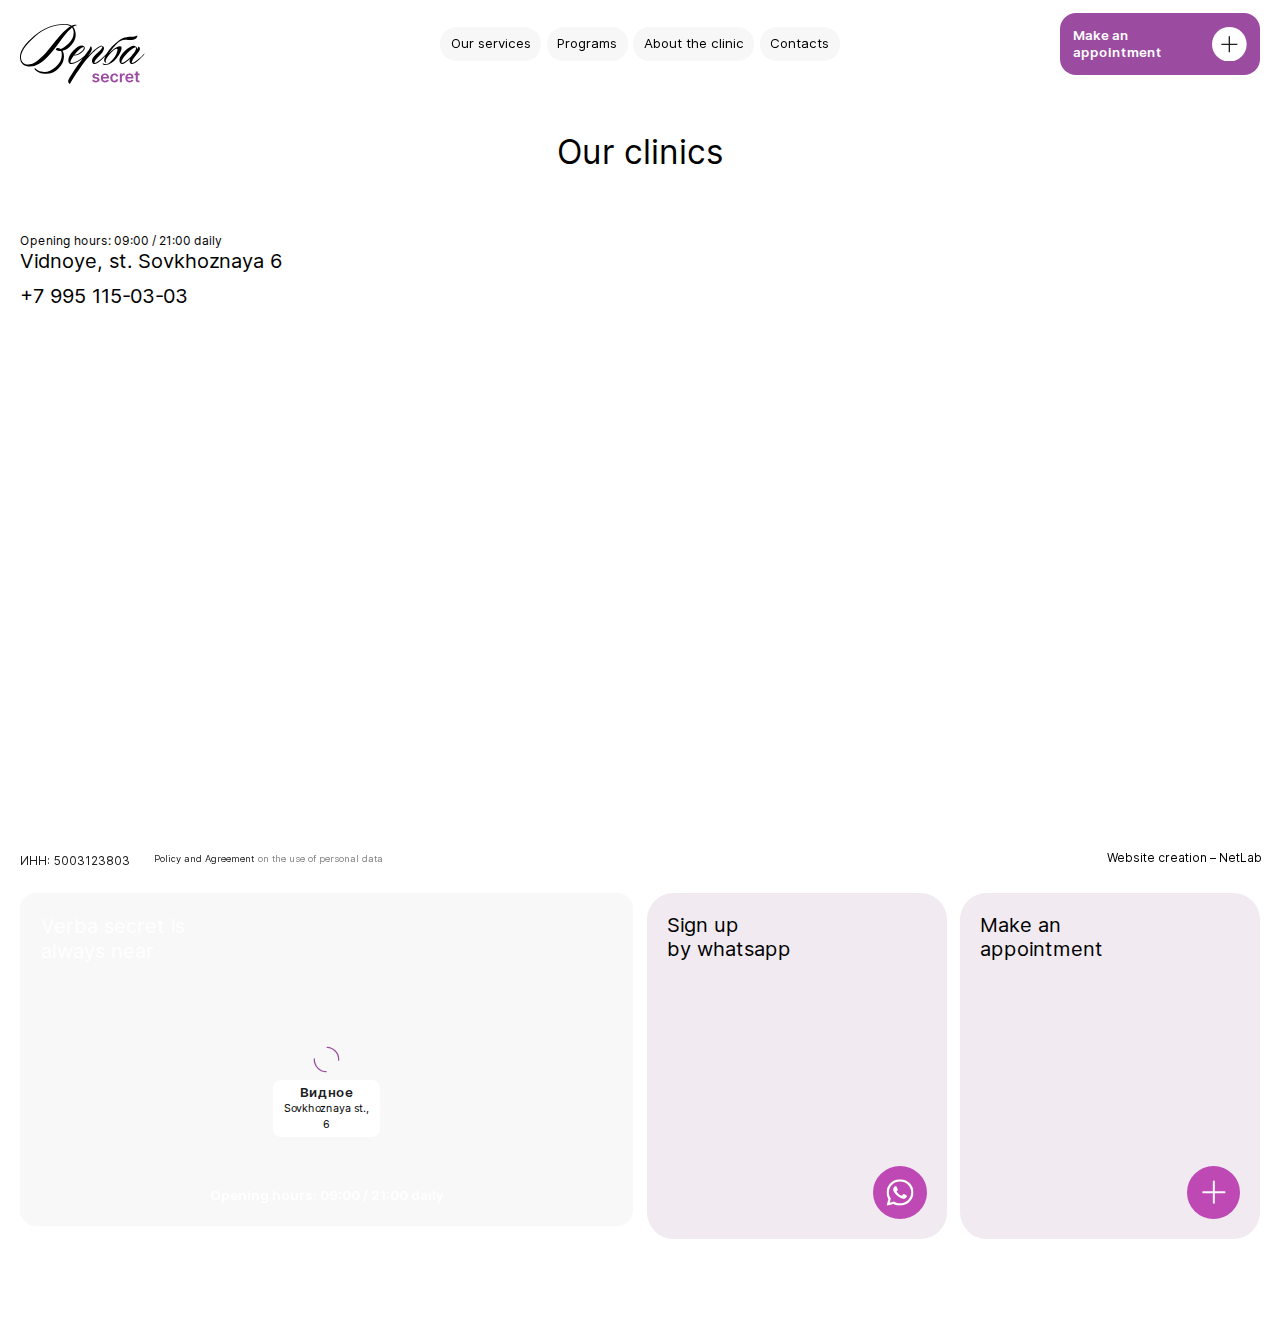
<file: contacts.html>
<!DOCTYPE html>
<html lang="en">
  <head>
    <meta charset="UTF-8">
    <meta name="viewport" content="width=device-width,initial-scale=1">
    <link rel="shortcut icon" href="favicon-32x32.png" type="image/png">
    <meta http-equiv="X-UA-Compatible" content="ie=edge">
    <meta name="theme-color" content="#111111">
    <title>verba</title>
    <link rel="stylesheet" href="css/main.css"><script src="https://api-maps.yandex.ru/v3/?apikey=80d825c5-161d-4e34-93fd-4458214443eb&lang=ru_RU"></script>
  </head>
  <!--body -->
  <body class="contactsPage">
    <div class="header-top"><a class="header-top__logo" href="/"><img src="img/logo.svg" alt=""></a>
      <div class="header-top__order" js-modal-open data-modal-name="appoint-form">sign up</div>
      <div class="header-top__burger" js-sidebar>
        <div class="burger-item burger-first"></div>
        <div class="burger-item burger-second"></div>
        <div class="burger-item burger-third"> </div>
      </div>
    </div>
    <div class="header-sidebar">
      <div class="header-sidebar__step" data-step-name="first">
        <div class="header-sidebar__row" js-open-step data-step-name="servicses">
          <div class="h1">Our services</div>
        </div><a class="header-sidebar__row" href="/programs">
          <div class="h1">Programs</div></a>
        <div class="header-sidebar__row"> 
          <div class="h1">About the clinic</div>
        </div><a class="header-sidebar__row" href="/programs"> 
          <div class="h1">Contacts</div></a><a class="main__consultation" href="#">
          <p>Sign up for a consultation via<span>WhatsApp</span></p></a>
        <div class="header__info">
           Opening hours: 09:00 / 21:00 daily</div>
      </div>
      <div class="header-sidebar__step" data-step-name="servicses">
        <div class="header-sidebar__grid">
          <div class="header-sidebar__el header-sidebar__back"><svg width="41" height="40" viewBox="0 0 41 40" fill="none" xmlns="http://www.w3.org/2000/svg">
<path d="M19.5 30L9.5 19.7488M9.5 19.7488L19.5 10M9.5 19.7488L31.5 19.7488" stroke="#202020" stroke-width="1.5" stroke-linecap="round" stroke-linejoin="round"/>
</svg>
            <p>Go <br> back</p>
          </div>
          <div class="header-sidebar__el"><svg width="41" height="40" viewBox="0 0 41 40" fill="none" xmlns="http://www.w3.org/2000/svg">
<g clip-path="url(#clip0_6209_3062)">
<circle cx="20.5" cy="20" r="19.25" stroke="#202020" stroke-width="1.5"/>
<path d="M26.55 22.1C26.8814 22.3485 27.3515 22.2814 27.6 21.95C27.8485 21.6186 27.7814 21.1485 27.45 20.9L26.55 22.1ZM24.9547 32.515C25.2391 32.8161 25.7138 32.8297 26.015 32.5453C26.3161 32.2609 26.3297 31.7862 26.0453 31.485L24.9547 32.515ZM12.8767 30.7602C12.4681 30.8283 12.1921 31.2147 12.2602 31.6233C12.3283 32.0319 12.7147 32.3079 13.1233 32.2398L12.8767 30.7602ZM7 19L6.34438 19.3642L6.53879 19.7142L6.93772 19.7474L7 19ZM24.2785 22.3036C23.894 22.1498 23.4575 22.3369 23.3036 22.7215C23.1498 23.106 23.3369 23.5425 23.7215 23.6964L24.2785 22.3036ZM14.9235 23.119C15.2654 22.8851 15.3529 22.4183 15.119 22.0765C14.8851 21.7346 14.4183 21.6471 14.0765 21.881L14.9235 23.119ZM35.1819 18.2724C34.7801 18.1719 34.3729 18.4163 34.2724 18.8181C34.1719 19.2199 34.4163 19.6271 34.8181 19.7276L35.1819 18.2724ZM33.3721 20.8488C33.0125 20.6433 32.5543 20.7683 32.3488 21.1279C32.1433 21.4875 32.2683 21.9457 32.6279 22.1512L33.3721 20.8488ZM19.4426 -0.00172353C18.6575 0.870516 17.5617 2.3296 16.8108 3.90174C16.0845 5.42219 15.5611 7.29911 16.3292 8.83541L17.6708 8.16459C17.239 7.30089 17.4655 6.01114 18.1643 4.54826C18.8384 3.13706 19.8425 1.79615 20.5575 1.00172L19.4426 -0.00172353ZM16.3292 8.83541C17.1596 10.4961 18.2872 11.3408 19.0781 12.01C19.4819 12.3518 19.7642 12.6184 19.9563 12.9152C20.1332 13.1887 20.25 13.5152 20.25 14H21.75C21.75 13.2348 21.5543 12.6238 21.2156 12.1004C20.8921 11.6003 20.4556 11.2107 20.047 10.865C19.2129 10.1592 18.3405 9.50386 17.6708 8.16459L16.3292 8.83541ZM20.25 14C20.25 14.2942 20.115 14.697 19.7962 15.2001C19.4849 15.6913 19.0416 16.2102 18.5322 16.7197C17.5137 17.7382 16.3052 18.6452 15.584 19.126L16.416 20.374C17.1948 19.8548 18.4863 18.8868 19.5928 17.7803C20.1459 17.2273 20.6714 16.6212 21.0632 16.0031C21.4475 15.3967 21.75 14.7058 21.75 14H20.25ZM38.416 11.876C37.1507 11.0324 35.1845 9.84459 33.0497 9.33314C30.888 8.81523 28.4623 8.97704 26.4697 10.9697L27.5303 12.0303C29.0377 10.523 30.862 10.3514 32.7003 10.7919C34.5655 11.2387 36.3493 12.3009 37.584 13.124L38.416 11.876ZM26.4697 10.9697C22.7383 14.7011 23.0701 18.4828 23.2602 19.6233L24.7398 19.3767C24.5965 18.5172 24.2617 15.2989 27.5303 12.0303L26.4697 10.9697ZM27.45 20.9C26.4105 20.1204 24.7341 19.0939 23.075 18.5721C22.2464 18.3114 21.3651 18.1582 20.5447 18.2675C19.6972 18.3804 18.9141 18.7768 18.376 19.584L19.624 20.416C19.8859 20.0232 20.2528 19.8196 20.7427 19.7544C21.2599 19.6855 21.9036 19.7761 22.625 20.0029C24.0659 20.4561 25.5895 21.3796 26.55 22.1L27.45 20.9ZM18.376 19.584C17.8024 20.4444 17.8896 21.5435 18.1867 22.5582C18.4926 23.6032 19.0775 24.7553 19.7771 25.8929L21.0548 25.1071C20.3854 24.0187 19.8781 22.9971 19.6262 22.1367C19.3655 21.2461 19.4292 20.7082 19.624 20.416L18.376 19.584ZM19.7771 25.8929C21.295 28.3611 23.4619 30.9343 24.9547 32.515L26.0453 31.485C24.5929 29.9473 22.5 27.457 21.0548 25.1071L19.7771 25.8929ZM19.6943 25.2956C19.2833 26.7472 17.3301 30.018 12.8767 30.7602L13.1233 32.2398C18.2699 31.382 20.6047 27.5861 21.1376 25.7044L19.6943 25.2956ZM19.0623 19.2526L7.06228 18.2526L6.93772 19.7474L18.9377 20.7474L19.0623 19.2526ZM7.65562 18.6358C7.20117 17.8178 6.343 16.693 5.2135 16.0386C4.63816 15.7052 3.96332 15.4777 3.22349 15.5085C2.47486 15.5396 1.72927 15.8327 1.01986 16.4238L1.98014 17.5762C2.47073 17.1673 2.90847 17.0229 3.28588 17.0072C3.67209 16.9911 4.066 17.1073 4.4615 17.3364C5.27366 17.807 5.9655 18.6822 6.34438 19.3642L7.65562 18.6358ZM39.3106 20.2046C38.5936 21.8777 37.5119 23.5621 36.309 24.9454C35.0955 26.3409 33.8139 27.3667 32.7215 27.8036L33.2785 29.1964C34.6861 28.6333 36.1545 27.4091 37.441 25.9296C38.7381 24.4379 39.9064 22.6223 40.6894 20.7954L39.3106 20.2046ZM33.4269 27.8834C32.3364 27.1284 30.5771 25.9471 28.8368 24.8526C27.1173 23.7712 25.3522 22.7331 24.2785 22.3036L23.7215 23.6964C24.6478 24.0669 26.2994 25.0288 28.0382 26.1224C29.7562 27.2029 31.4969 28.3716 32.5731 29.1166L33.4269 27.8834ZM32.25 28.5C32.25 30.4971 31.1221 35.1004 26.6646 37.3292L27.3354 38.6708C32.4779 36.0996 33.75 30.8362 33.75 28.5H32.25ZM14.0765 21.881C13.4431 22.3144 12.6877 22.8248 11.8984 23.3904L12.7721 24.6096C13.5443 24.0563 14.2811 23.5585 14.9235 23.119L14.0765 21.881ZM11.8984 23.3904C10.3395 24.5074 8.59602 25.8759 7.28883 27.3946C5.99529 28.8973 5.01644 30.6782 5.25579 32.593L6.74421 32.407C6.58428 31.1276 7.22552 29.7674 8.42566 28.3731C9.61215 26.9947 11.236 25.7104 12.7721 24.6096L11.8984 23.3904ZM12.3352 23.25C11.2884 23.25 9.87552 23.2268 8.52648 23.1536C7.15924 23.0794 5.91829 22.9565 5.1819 22.7724L4.8181 24.2276C5.70868 24.4503 7.07949 24.5773 8.44519 24.6514C9.82909 24.7265 11.2704 24.75 12.3352 24.75V23.25ZM5.1819 22.7724C3.34668 22.3136 2.08347 21.1892 1.69636 20.2215L0.303643 20.7785C0.916535 22.3108 2.65332 23.6864 4.8181 24.2276L5.1819 22.7724ZM34.8181 19.7276C35.282 19.8436 35.5523 20.4248 35.3625 20.9183C35.2893 21.1086 35.1548 21.2417 34.9232 21.288C34.6594 21.3408 34.1609 21.2995 33.3721 20.8488L32.6279 22.1512C33.5891 22.7005 34.4656 22.9092 35.2174 22.7589C36.0014 22.6021 36.5232 22.0789 36.7625 21.4567C37.1977 20.3252 36.718 18.6564 35.1819 18.2724L34.8181 19.7276Z" fill="#202020"/>
</g>
<defs>
<clipPath id="clip0_6209_3062">
<rect width="40" height="40" fill="white" transform="translate(0.5)"/>
</clipPath>
</defs>
</svg>
            <p>Pregnancy management</p>
          </div>
          <div class="header-sidebar__el"><svg width="41" height="40" viewBox="0 0 41 40" fill="none" xmlns="http://www.w3.org/2000/svg">
<g clip-path="url(#clip0_6209_3062)">
<circle cx="20.5" cy="20" r="19.25" stroke="#202020" stroke-width="1.5"/>
<path d="M26.55 22.1C26.8814 22.3485 27.3515 22.2814 27.6 21.95C27.8485 21.6186 27.7814 21.1485 27.45 20.9L26.55 22.1ZM24.9547 32.515C25.2391 32.8161 25.7138 32.8297 26.015 32.5453C26.3161 32.2609 26.3297 31.7862 26.0453 31.485L24.9547 32.515ZM12.8767 30.7602C12.4681 30.8283 12.1921 31.2147 12.2602 31.6233C12.3283 32.0319 12.7147 32.3079 13.1233 32.2398L12.8767 30.7602ZM7 19L6.34438 19.3642L6.53879 19.7142L6.93772 19.7474L7 19ZM24.2785 22.3036C23.894 22.1498 23.4575 22.3369 23.3036 22.7215C23.1498 23.106 23.3369 23.5425 23.7215 23.6964L24.2785 22.3036ZM14.9235 23.119C15.2654 22.8851 15.3529 22.4183 15.119 22.0765C14.8851 21.7346 14.4183 21.6471 14.0765 21.881L14.9235 23.119ZM35.1819 18.2724C34.7801 18.1719 34.3729 18.4163 34.2724 18.8181C34.1719 19.2199 34.4163 19.6271 34.8181 19.7276L35.1819 18.2724ZM33.3721 20.8488C33.0125 20.6433 32.5543 20.7683 32.3488 21.1279C32.1433 21.4875 32.2683 21.9457 32.6279 22.1512L33.3721 20.8488ZM19.4426 -0.00172353C18.6575 0.870516 17.5617 2.3296 16.8108 3.90174C16.0845 5.42219 15.5611 7.29911 16.3292 8.83541L17.6708 8.16459C17.239 7.30089 17.4655 6.01114 18.1643 4.54826C18.8384 3.13706 19.8425 1.79615 20.5575 1.00172L19.4426 -0.00172353ZM16.3292 8.83541C17.1596 10.4961 18.2872 11.3408 19.0781 12.01C19.4819 12.3518 19.7642 12.6184 19.9563 12.9152C20.1332 13.1887 20.25 13.5152 20.25 14H21.75C21.75 13.2348 21.5543 12.6238 21.2156 12.1004C20.8921 11.6003 20.4556 11.2107 20.047 10.865C19.2129 10.1592 18.3405 9.50386 17.6708 8.16459L16.3292 8.83541ZM20.25 14C20.25 14.2942 20.115 14.697 19.7962 15.2001C19.4849 15.6913 19.0416 16.2102 18.5322 16.7197C17.5137 17.7382 16.3052 18.6452 15.584 19.126L16.416 20.374C17.1948 19.8548 18.4863 18.8868 19.5928 17.7803C20.1459 17.2273 20.6714 16.6212 21.0632 16.0031C21.4475 15.3967 21.75 14.7058 21.75 14H20.25ZM38.416 11.876C37.1507 11.0324 35.1845 9.84459 33.0497 9.33314C30.888 8.81523 28.4623 8.97704 26.4697 10.9697L27.5303 12.0303C29.0377 10.523 30.862 10.3514 32.7003 10.7919C34.5655 11.2387 36.3493 12.3009 37.584 13.124L38.416 11.876ZM26.4697 10.9697C22.7383 14.7011 23.0701 18.4828 23.2602 19.6233L24.7398 19.3767C24.5965 18.5172 24.2617 15.2989 27.5303 12.0303L26.4697 10.9697ZM27.45 20.9C26.4105 20.1204 24.7341 19.0939 23.075 18.5721C22.2464 18.3114 21.3651 18.1582 20.5447 18.2675C19.6972 18.3804 18.9141 18.7768 18.376 19.584L19.624 20.416C19.8859 20.0232 20.2528 19.8196 20.7427 19.7544C21.2599 19.6855 21.9036 19.7761 22.625 20.0029C24.0659 20.4561 25.5895 21.3796 26.55 22.1L27.45 20.9ZM18.376 19.584C17.8024 20.4444 17.8896 21.5435 18.1867 22.5582C18.4926 23.6032 19.0775 24.7553 19.7771 25.8929L21.0548 25.1071C20.3854 24.0187 19.8781 22.9971 19.6262 22.1367C19.3655 21.2461 19.4292 20.7082 19.624 20.416L18.376 19.584ZM19.7771 25.8929C21.295 28.3611 23.4619 30.9343 24.9547 32.515L26.0453 31.485C24.5929 29.9473 22.5 27.457 21.0548 25.1071L19.7771 25.8929ZM19.6943 25.2956C19.2833 26.7472 17.3301 30.018 12.8767 30.7602L13.1233 32.2398C18.2699 31.382 20.6047 27.5861 21.1376 25.7044L19.6943 25.2956ZM19.0623 19.2526L7.06228 18.2526L6.93772 19.7474L18.9377 20.7474L19.0623 19.2526ZM7.65562 18.6358C7.20117 17.8178 6.343 16.693 5.2135 16.0386C4.63816 15.7052 3.96332 15.4777 3.22349 15.5085C2.47486 15.5396 1.72927 15.8327 1.01986 16.4238L1.98014 17.5762C2.47073 17.1673 2.90847 17.0229 3.28588 17.0072C3.67209 16.9911 4.066 17.1073 4.4615 17.3364C5.27366 17.807 5.9655 18.6822 6.34438 19.3642L7.65562 18.6358ZM39.3106 20.2046C38.5936 21.8777 37.5119 23.5621 36.309 24.9454C35.0955 26.3409 33.8139 27.3667 32.7215 27.8036L33.2785 29.1964C34.6861 28.6333 36.1545 27.4091 37.441 25.9296C38.7381 24.4379 39.9064 22.6223 40.6894 20.7954L39.3106 20.2046ZM33.4269 27.8834C32.3364 27.1284 30.5771 25.9471 28.8368 24.8526C27.1173 23.7712 25.3522 22.7331 24.2785 22.3036L23.7215 23.6964C24.6478 24.0669 26.2994 25.0288 28.0382 26.1224C29.7562 27.2029 31.4969 28.3716 32.5731 29.1166L33.4269 27.8834ZM32.25 28.5C32.25 30.4971 31.1221 35.1004 26.6646 37.3292L27.3354 38.6708C32.4779 36.0996 33.75 30.8362 33.75 28.5H32.25ZM14.0765 21.881C13.4431 22.3144 12.6877 22.8248 11.8984 23.3904L12.7721 24.6096C13.5443 24.0563 14.2811 23.5585 14.9235 23.119L14.0765 21.881ZM11.8984 23.3904C10.3395 24.5074 8.59602 25.8759 7.28883 27.3946C5.99529 28.8973 5.01644 30.6782 5.25579 32.593L6.74421 32.407C6.58428 31.1276 7.22552 29.7674 8.42566 28.3731C9.61215 26.9947 11.236 25.7104 12.7721 24.6096L11.8984 23.3904ZM12.3352 23.25C11.2884 23.25 9.87552 23.2268 8.52648 23.1536C7.15924 23.0794 5.91829 22.9565 5.1819 22.7724L4.8181 24.2276C5.70868 24.4503 7.07949 24.5773 8.44519 24.6514C9.82909 24.7265 11.2704 24.75 12.3352 24.75V23.25ZM5.1819 22.7724C3.34668 22.3136 2.08347 21.1892 1.69636 20.2215L0.303643 20.7785C0.916535 22.3108 2.65332 23.6864 4.8181 24.2276L5.1819 22.7724ZM34.8181 19.7276C35.282 19.8436 35.5523 20.4248 35.3625 20.9183C35.2893 21.1086 35.1548 21.2417 34.9232 21.288C34.6594 21.3408 34.1609 21.2995 33.3721 20.8488L32.6279 22.1512C33.5891 22.7005 34.4656 22.9092 35.2174 22.7589C36.0014 22.6021 36.5232 22.0789 36.7625 21.4567C37.1977 20.3252 36.718 18.6564 35.1819 18.2724L34.8181 19.7276Z" fill="#202020"/>
</g>
<defs>
<clipPath id="clip0_6209_3062">
<rect width="40" height="40" fill="white" transform="translate(0.5)"/>
</clipPath>
</defs>
</svg>
            <p>Pregnancy management</p>
          </div>
          <div class="header-sidebar__el"><svg width="41" height="40" viewBox="0 0 41 40" fill="none" xmlns="http://www.w3.org/2000/svg">
<g clip-path="url(#clip0_6209_3062)">
<circle cx="20.5" cy="20" r="19.25" stroke="#202020" stroke-width="1.5"/>
<path d="M26.55 22.1C26.8814 22.3485 27.3515 22.2814 27.6 21.95C27.8485 21.6186 27.7814 21.1485 27.45 20.9L26.55 22.1ZM24.9547 32.515C25.2391 32.8161 25.7138 32.8297 26.015 32.5453C26.3161 32.2609 26.3297 31.7862 26.0453 31.485L24.9547 32.515ZM12.8767 30.7602C12.4681 30.8283 12.1921 31.2147 12.2602 31.6233C12.3283 32.0319 12.7147 32.3079 13.1233 32.2398L12.8767 30.7602ZM7 19L6.34438 19.3642L6.53879 19.7142L6.93772 19.7474L7 19ZM24.2785 22.3036C23.894 22.1498 23.4575 22.3369 23.3036 22.7215C23.1498 23.106 23.3369 23.5425 23.7215 23.6964L24.2785 22.3036ZM14.9235 23.119C15.2654 22.8851 15.3529 22.4183 15.119 22.0765C14.8851 21.7346 14.4183 21.6471 14.0765 21.881L14.9235 23.119ZM35.1819 18.2724C34.7801 18.1719 34.3729 18.4163 34.2724 18.8181C34.1719 19.2199 34.4163 19.6271 34.8181 19.7276L35.1819 18.2724ZM33.3721 20.8488C33.0125 20.6433 32.5543 20.7683 32.3488 21.1279C32.1433 21.4875 32.2683 21.9457 32.6279 22.1512L33.3721 20.8488ZM19.4426 -0.00172353C18.6575 0.870516 17.5617 2.3296 16.8108 3.90174C16.0845 5.42219 15.5611 7.29911 16.3292 8.83541L17.6708 8.16459C17.239 7.30089 17.4655 6.01114 18.1643 4.54826C18.8384 3.13706 19.8425 1.79615 20.5575 1.00172L19.4426 -0.00172353ZM16.3292 8.83541C17.1596 10.4961 18.2872 11.3408 19.0781 12.01C19.4819 12.3518 19.7642 12.6184 19.9563 12.9152C20.1332 13.1887 20.25 13.5152 20.25 14H21.75C21.75 13.2348 21.5543 12.6238 21.2156 12.1004C20.8921 11.6003 20.4556 11.2107 20.047 10.865C19.2129 10.1592 18.3405 9.50386 17.6708 8.16459L16.3292 8.83541ZM20.25 14C20.25 14.2942 20.115 14.697 19.7962 15.2001C19.4849 15.6913 19.0416 16.2102 18.5322 16.7197C17.5137 17.7382 16.3052 18.6452 15.584 19.126L16.416 20.374C17.1948 19.8548 18.4863 18.8868 19.5928 17.7803C20.1459 17.2273 20.6714 16.6212 21.0632 16.0031C21.4475 15.3967 21.75 14.7058 21.75 14H20.25ZM38.416 11.876C37.1507 11.0324 35.1845 9.84459 33.0497 9.33314C30.888 8.81523 28.4623 8.97704 26.4697 10.9697L27.5303 12.0303C29.0377 10.523 30.862 10.3514 32.7003 10.7919C34.5655 11.2387 36.3493 12.3009 37.584 13.124L38.416 11.876ZM26.4697 10.9697C22.7383 14.7011 23.0701 18.4828 23.2602 19.6233L24.7398 19.3767C24.5965 18.5172 24.2617 15.2989 27.5303 12.0303L26.4697 10.9697ZM27.45 20.9C26.4105 20.1204 24.7341 19.0939 23.075 18.5721C22.2464 18.3114 21.3651 18.1582 20.5447 18.2675C19.6972 18.3804 18.9141 18.7768 18.376 19.584L19.624 20.416C19.8859 20.0232 20.2528 19.8196 20.7427 19.7544C21.2599 19.6855 21.9036 19.7761 22.625 20.0029C24.0659 20.4561 25.5895 21.3796 26.55 22.1L27.45 20.9ZM18.376 19.584C17.8024 20.4444 17.8896 21.5435 18.1867 22.5582C18.4926 23.6032 19.0775 24.7553 19.7771 25.8929L21.0548 25.1071C20.3854 24.0187 19.8781 22.9971 19.6262 22.1367C19.3655 21.2461 19.4292 20.7082 19.624 20.416L18.376 19.584ZM19.7771 25.8929C21.295 28.3611 23.4619 30.9343 24.9547 32.515L26.0453 31.485C24.5929 29.9473 22.5 27.457 21.0548 25.1071L19.7771 25.8929ZM19.6943 25.2956C19.2833 26.7472 17.3301 30.018 12.8767 30.7602L13.1233 32.2398C18.2699 31.382 20.6047 27.5861 21.1376 25.7044L19.6943 25.2956ZM19.0623 19.2526L7.06228 18.2526L6.93772 19.7474L18.9377 20.7474L19.0623 19.2526ZM7.65562 18.6358C7.20117 17.8178 6.343 16.693 5.2135 16.0386C4.63816 15.7052 3.96332 15.4777 3.22349 15.5085C2.47486 15.5396 1.72927 15.8327 1.01986 16.4238L1.98014 17.5762C2.47073 17.1673 2.90847 17.0229 3.28588 17.0072C3.67209 16.9911 4.066 17.1073 4.4615 17.3364C5.27366 17.807 5.9655 18.6822 6.34438 19.3642L7.65562 18.6358ZM39.3106 20.2046C38.5936 21.8777 37.5119 23.5621 36.309 24.9454C35.0955 26.3409 33.8139 27.3667 32.7215 27.8036L33.2785 29.1964C34.6861 28.6333 36.1545 27.4091 37.441 25.9296C38.7381 24.4379 39.9064 22.6223 40.6894 20.7954L39.3106 20.2046ZM33.4269 27.8834C32.3364 27.1284 30.5771 25.9471 28.8368 24.8526C27.1173 23.7712 25.3522 22.7331 24.2785 22.3036L23.7215 23.6964C24.6478 24.0669 26.2994 25.0288 28.0382 26.1224C29.7562 27.2029 31.4969 28.3716 32.5731 29.1166L33.4269 27.8834ZM32.25 28.5C32.25 30.4971 31.1221 35.1004 26.6646 37.3292L27.3354 38.6708C32.4779 36.0996 33.75 30.8362 33.75 28.5H32.25ZM14.0765 21.881C13.4431 22.3144 12.6877 22.8248 11.8984 23.3904L12.7721 24.6096C13.5443 24.0563 14.2811 23.5585 14.9235 23.119L14.0765 21.881ZM11.8984 23.3904C10.3395 24.5074 8.59602 25.8759 7.28883 27.3946C5.99529 28.8973 5.01644 30.6782 5.25579 32.593L6.74421 32.407C6.58428 31.1276 7.22552 29.7674 8.42566 28.3731C9.61215 26.9947 11.236 25.7104 12.7721 24.6096L11.8984 23.3904ZM12.3352 23.25C11.2884 23.25 9.87552 23.2268 8.52648 23.1536C7.15924 23.0794 5.91829 22.9565 5.1819 22.7724L4.8181 24.2276C5.70868 24.4503 7.07949 24.5773 8.44519 24.6514C9.82909 24.7265 11.2704 24.75 12.3352 24.75V23.25ZM5.1819 22.7724C3.34668 22.3136 2.08347 21.1892 1.69636 20.2215L0.303643 20.7785C0.916535 22.3108 2.65332 23.6864 4.8181 24.2276L5.1819 22.7724ZM34.8181 19.7276C35.282 19.8436 35.5523 20.4248 35.3625 20.9183C35.2893 21.1086 35.1548 21.2417 34.9232 21.288C34.6594 21.3408 34.1609 21.2995 33.3721 20.8488L32.6279 22.1512C33.5891 22.7005 34.4656 22.9092 35.2174 22.7589C36.0014 22.6021 36.5232 22.0789 36.7625 21.4567C37.1977 20.3252 36.718 18.6564 35.1819 18.2724L34.8181 19.7276Z" fill="#202020"/>
</g>
<defs>
<clipPath id="clip0_6209_3062">
<rect width="40" height="40" fill="white" transform="translate(0.5)"/>
</clipPath>
</defs>
</svg>
            <p>Pregnancy management</p>
          </div>
          <div class="header-sidebar__el"><svg width="41" height="40" viewBox="0 0 41 40" fill="none" xmlns="http://www.w3.org/2000/svg">
<g clip-path="url(#clip0_6209_3062)">
<circle cx="20.5" cy="20" r="19.25" stroke="#202020" stroke-width="1.5"/>
<path d="M26.55 22.1C26.8814 22.3485 27.3515 22.2814 27.6 21.95C27.8485 21.6186 27.7814 21.1485 27.45 20.9L26.55 22.1ZM24.9547 32.515C25.2391 32.8161 25.7138 32.8297 26.015 32.5453C26.3161 32.2609 26.3297 31.7862 26.0453 31.485L24.9547 32.515ZM12.8767 30.7602C12.4681 30.8283 12.1921 31.2147 12.2602 31.6233C12.3283 32.0319 12.7147 32.3079 13.1233 32.2398L12.8767 30.7602ZM7 19L6.34438 19.3642L6.53879 19.7142L6.93772 19.7474L7 19ZM24.2785 22.3036C23.894 22.1498 23.4575 22.3369 23.3036 22.7215C23.1498 23.106 23.3369 23.5425 23.7215 23.6964L24.2785 22.3036ZM14.9235 23.119C15.2654 22.8851 15.3529 22.4183 15.119 22.0765C14.8851 21.7346 14.4183 21.6471 14.0765 21.881L14.9235 23.119ZM35.1819 18.2724C34.7801 18.1719 34.3729 18.4163 34.2724 18.8181C34.1719 19.2199 34.4163 19.6271 34.8181 19.7276L35.1819 18.2724ZM33.3721 20.8488C33.0125 20.6433 32.5543 20.7683 32.3488 21.1279C32.1433 21.4875 32.2683 21.9457 32.6279 22.1512L33.3721 20.8488ZM19.4426 -0.00172353C18.6575 0.870516 17.5617 2.3296 16.8108 3.90174C16.0845 5.42219 15.5611 7.29911 16.3292 8.83541L17.6708 8.16459C17.239 7.30089 17.4655 6.01114 18.1643 4.54826C18.8384 3.13706 19.8425 1.79615 20.5575 1.00172L19.4426 -0.00172353ZM16.3292 8.83541C17.1596 10.4961 18.2872 11.3408 19.0781 12.01C19.4819 12.3518 19.7642 12.6184 19.9563 12.9152C20.1332 13.1887 20.25 13.5152 20.25 14H21.75C21.75 13.2348 21.5543 12.6238 21.2156 12.1004C20.8921 11.6003 20.4556 11.2107 20.047 10.865C19.2129 10.1592 18.3405 9.50386 17.6708 8.16459L16.3292 8.83541ZM20.25 14C20.25 14.2942 20.115 14.697 19.7962 15.2001C19.4849 15.6913 19.0416 16.2102 18.5322 16.7197C17.5137 17.7382 16.3052 18.6452 15.584 19.126L16.416 20.374C17.1948 19.8548 18.4863 18.8868 19.5928 17.7803C20.1459 17.2273 20.6714 16.6212 21.0632 16.0031C21.4475 15.3967 21.75 14.7058 21.75 14H20.25ZM38.416 11.876C37.1507 11.0324 35.1845 9.84459 33.0497 9.33314C30.888 8.81523 28.4623 8.97704 26.4697 10.9697L27.5303 12.0303C29.0377 10.523 30.862 10.3514 32.7003 10.7919C34.5655 11.2387 36.3493 12.3009 37.584 13.124L38.416 11.876ZM26.4697 10.9697C22.7383 14.7011 23.0701 18.4828 23.2602 19.6233L24.7398 19.3767C24.5965 18.5172 24.2617 15.2989 27.5303 12.0303L26.4697 10.9697ZM27.45 20.9C26.4105 20.1204 24.7341 19.0939 23.075 18.5721C22.2464 18.3114 21.3651 18.1582 20.5447 18.2675C19.6972 18.3804 18.9141 18.7768 18.376 19.584L19.624 20.416C19.8859 20.0232 20.2528 19.8196 20.7427 19.7544C21.2599 19.6855 21.9036 19.7761 22.625 20.0029C24.0659 20.4561 25.5895 21.3796 26.55 22.1L27.45 20.9ZM18.376 19.584C17.8024 20.4444 17.8896 21.5435 18.1867 22.5582C18.4926 23.6032 19.0775 24.7553 19.7771 25.8929L21.0548 25.1071C20.3854 24.0187 19.8781 22.9971 19.6262 22.1367C19.3655 21.2461 19.4292 20.7082 19.624 20.416L18.376 19.584ZM19.7771 25.8929C21.295 28.3611 23.4619 30.9343 24.9547 32.515L26.0453 31.485C24.5929 29.9473 22.5 27.457 21.0548 25.1071L19.7771 25.8929ZM19.6943 25.2956C19.2833 26.7472 17.3301 30.018 12.8767 30.7602L13.1233 32.2398C18.2699 31.382 20.6047 27.5861 21.1376 25.7044L19.6943 25.2956ZM19.0623 19.2526L7.06228 18.2526L6.93772 19.7474L18.9377 20.7474L19.0623 19.2526ZM7.65562 18.6358C7.20117 17.8178 6.343 16.693 5.2135 16.0386C4.63816 15.7052 3.96332 15.4777 3.22349 15.5085C2.47486 15.5396 1.72927 15.8327 1.01986 16.4238L1.98014 17.5762C2.47073 17.1673 2.90847 17.0229 3.28588 17.0072C3.67209 16.9911 4.066 17.1073 4.4615 17.3364C5.27366 17.807 5.9655 18.6822 6.34438 19.3642L7.65562 18.6358ZM39.3106 20.2046C38.5936 21.8777 37.5119 23.5621 36.309 24.9454C35.0955 26.3409 33.8139 27.3667 32.7215 27.8036L33.2785 29.1964C34.6861 28.6333 36.1545 27.4091 37.441 25.9296C38.7381 24.4379 39.9064 22.6223 40.6894 20.7954L39.3106 20.2046ZM33.4269 27.8834C32.3364 27.1284 30.5771 25.9471 28.8368 24.8526C27.1173 23.7712 25.3522 22.7331 24.2785 22.3036L23.7215 23.6964C24.6478 24.0669 26.2994 25.0288 28.0382 26.1224C29.7562 27.2029 31.4969 28.3716 32.5731 29.1166L33.4269 27.8834ZM32.25 28.5C32.25 30.4971 31.1221 35.1004 26.6646 37.3292L27.3354 38.6708C32.4779 36.0996 33.75 30.8362 33.75 28.5H32.25ZM14.0765 21.881C13.4431 22.3144 12.6877 22.8248 11.8984 23.3904L12.7721 24.6096C13.5443 24.0563 14.2811 23.5585 14.9235 23.119L14.0765 21.881ZM11.8984 23.3904C10.3395 24.5074 8.59602 25.8759 7.28883 27.3946C5.99529 28.8973 5.01644 30.6782 5.25579 32.593L6.74421 32.407C6.58428 31.1276 7.22552 29.7674 8.42566 28.3731C9.61215 26.9947 11.236 25.7104 12.7721 24.6096L11.8984 23.3904ZM12.3352 23.25C11.2884 23.25 9.87552 23.2268 8.52648 23.1536C7.15924 23.0794 5.91829 22.9565 5.1819 22.7724L4.8181 24.2276C5.70868 24.4503 7.07949 24.5773 8.44519 24.6514C9.82909 24.7265 11.2704 24.75 12.3352 24.75V23.25ZM5.1819 22.7724C3.34668 22.3136 2.08347 21.1892 1.69636 20.2215L0.303643 20.7785C0.916535 22.3108 2.65332 23.6864 4.8181 24.2276L5.1819 22.7724ZM34.8181 19.7276C35.282 19.8436 35.5523 20.4248 35.3625 20.9183C35.2893 21.1086 35.1548 21.2417 34.9232 21.288C34.6594 21.3408 34.1609 21.2995 33.3721 20.8488L32.6279 22.1512C33.5891 22.7005 34.4656 22.9092 35.2174 22.7589C36.0014 22.6021 36.5232 22.0789 36.7625 21.4567C37.1977 20.3252 36.718 18.6564 35.1819 18.2724L34.8181 19.7276Z" fill="#202020"/>
</g>
<defs>
<clipPath id="clip0_6209_3062">
<rect width="40" height="40" fill="white" transform="translate(0.5)"/>
</clipPath>
</defs>
</svg>
            <p>Pregnancy management</p>
          </div>
          <div class="header-sidebar__el"><svg width="41" height="40" viewBox="0 0 41 40" fill="none" xmlns="http://www.w3.org/2000/svg">
<g clip-path="url(#clip0_6209_3062)">
<circle cx="20.5" cy="20" r="19.25" stroke="#202020" stroke-width="1.5"/>
<path d="M26.55 22.1C26.8814 22.3485 27.3515 22.2814 27.6 21.95C27.8485 21.6186 27.7814 21.1485 27.45 20.9L26.55 22.1ZM24.9547 32.515C25.2391 32.8161 25.7138 32.8297 26.015 32.5453C26.3161 32.2609 26.3297 31.7862 26.0453 31.485L24.9547 32.515ZM12.8767 30.7602C12.4681 30.8283 12.1921 31.2147 12.2602 31.6233C12.3283 32.0319 12.7147 32.3079 13.1233 32.2398L12.8767 30.7602ZM7 19L6.34438 19.3642L6.53879 19.7142L6.93772 19.7474L7 19ZM24.2785 22.3036C23.894 22.1498 23.4575 22.3369 23.3036 22.7215C23.1498 23.106 23.3369 23.5425 23.7215 23.6964L24.2785 22.3036ZM14.9235 23.119C15.2654 22.8851 15.3529 22.4183 15.119 22.0765C14.8851 21.7346 14.4183 21.6471 14.0765 21.881L14.9235 23.119ZM35.1819 18.2724C34.7801 18.1719 34.3729 18.4163 34.2724 18.8181C34.1719 19.2199 34.4163 19.6271 34.8181 19.7276L35.1819 18.2724ZM33.3721 20.8488C33.0125 20.6433 32.5543 20.7683 32.3488 21.1279C32.1433 21.4875 32.2683 21.9457 32.6279 22.1512L33.3721 20.8488ZM19.4426 -0.00172353C18.6575 0.870516 17.5617 2.3296 16.8108 3.90174C16.0845 5.42219 15.5611 7.29911 16.3292 8.83541L17.6708 8.16459C17.239 7.30089 17.4655 6.01114 18.1643 4.54826C18.8384 3.13706 19.8425 1.79615 20.5575 1.00172L19.4426 -0.00172353ZM16.3292 8.83541C17.1596 10.4961 18.2872 11.3408 19.0781 12.01C19.4819 12.3518 19.7642 12.6184 19.9563 12.9152C20.1332 13.1887 20.25 13.5152 20.25 14H21.75C21.75 13.2348 21.5543 12.6238 21.2156 12.1004C20.8921 11.6003 20.4556 11.2107 20.047 10.865C19.2129 10.1592 18.3405 9.50386 17.6708 8.16459L16.3292 8.83541ZM20.25 14C20.25 14.2942 20.115 14.697 19.7962 15.2001C19.4849 15.6913 19.0416 16.2102 18.5322 16.7197C17.5137 17.7382 16.3052 18.6452 15.584 19.126L16.416 20.374C17.1948 19.8548 18.4863 18.8868 19.5928 17.7803C20.1459 17.2273 20.6714 16.6212 21.0632 16.0031C21.4475 15.3967 21.75 14.7058 21.75 14H20.25ZM38.416 11.876C37.1507 11.0324 35.1845 9.84459 33.0497 9.33314C30.888 8.81523 28.4623 8.97704 26.4697 10.9697L27.5303 12.0303C29.0377 10.523 30.862 10.3514 32.7003 10.7919C34.5655 11.2387 36.3493 12.3009 37.584 13.124L38.416 11.876ZM26.4697 10.9697C22.7383 14.7011 23.0701 18.4828 23.2602 19.6233L24.7398 19.3767C24.5965 18.5172 24.2617 15.2989 27.5303 12.0303L26.4697 10.9697ZM27.45 20.9C26.4105 20.1204 24.7341 19.0939 23.075 18.5721C22.2464 18.3114 21.3651 18.1582 20.5447 18.2675C19.6972 18.3804 18.9141 18.7768 18.376 19.584L19.624 20.416C19.8859 20.0232 20.2528 19.8196 20.7427 19.7544C21.2599 19.6855 21.9036 19.7761 22.625 20.0029C24.0659 20.4561 25.5895 21.3796 26.55 22.1L27.45 20.9ZM18.376 19.584C17.8024 20.4444 17.8896 21.5435 18.1867 22.5582C18.4926 23.6032 19.0775 24.7553 19.7771 25.8929L21.0548 25.1071C20.3854 24.0187 19.8781 22.9971 19.6262 22.1367C19.3655 21.2461 19.4292 20.7082 19.624 20.416L18.376 19.584ZM19.7771 25.8929C21.295 28.3611 23.4619 30.9343 24.9547 32.515L26.0453 31.485C24.5929 29.9473 22.5 27.457 21.0548 25.1071L19.7771 25.8929ZM19.6943 25.2956C19.2833 26.7472 17.3301 30.018 12.8767 30.7602L13.1233 32.2398C18.2699 31.382 20.6047 27.5861 21.1376 25.7044L19.6943 25.2956ZM19.0623 19.2526L7.06228 18.2526L6.93772 19.7474L18.9377 20.7474L19.0623 19.2526ZM7.65562 18.6358C7.20117 17.8178 6.343 16.693 5.2135 16.0386C4.63816 15.7052 3.96332 15.4777 3.22349 15.5085C2.47486 15.5396 1.72927 15.8327 1.01986 16.4238L1.98014 17.5762C2.47073 17.1673 2.90847 17.0229 3.28588 17.0072C3.67209 16.9911 4.066 17.1073 4.4615 17.3364C5.27366 17.807 5.9655 18.6822 6.34438 19.3642L7.65562 18.6358ZM39.3106 20.2046C38.5936 21.8777 37.5119 23.5621 36.309 24.9454C35.0955 26.3409 33.8139 27.3667 32.7215 27.8036L33.2785 29.1964C34.6861 28.6333 36.1545 27.4091 37.441 25.9296C38.7381 24.4379 39.9064 22.6223 40.6894 20.7954L39.3106 20.2046ZM33.4269 27.8834C32.3364 27.1284 30.5771 25.9471 28.8368 24.8526C27.1173 23.7712 25.3522 22.7331 24.2785 22.3036L23.7215 23.6964C24.6478 24.0669 26.2994 25.0288 28.0382 26.1224C29.7562 27.2029 31.4969 28.3716 32.5731 29.1166L33.4269 27.8834ZM32.25 28.5C32.25 30.4971 31.1221 35.1004 26.6646 37.3292L27.3354 38.6708C32.4779 36.0996 33.75 30.8362 33.75 28.5H32.25ZM14.0765 21.881C13.4431 22.3144 12.6877 22.8248 11.8984 23.3904L12.7721 24.6096C13.5443 24.0563 14.2811 23.5585 14.9235 23.119L14.0765 21.881ZM11.8984 23.3904C10.3395 24.5074 8.59602 25.8759 7.28883 27.3946C5.99529 28.8973 5.01644 30.6782 5.25579 32.593L6.74421 32.407C6.58428 31.1276 7.22552 29.7674 8.42566 28.3731C9.61215 26.9947 11.236 25.7104 12.7721 24.6096L11.8984 23.3904ZM12.3352 23.25C11.2884 23.25 9.87552 23.2268 8.52648 23.1536C7.15924 23.0794 5.91829 22.9565 5.1819 22.7724L4.8181 24.2276C5.70868 24.4503 7.07949 24.5773 8.44519 24.6514C9.82909 24.7265 11.2704 24.75 12.3352 24.75V23.25ZM5.1819 22.7724C3.34668 22.3136 2.08347 21.1892 1.69636 20.2215L0.303643 20.7785C0.916535 22.3108 2.65332 23.6864 4.8181 24.2276L5.1819 22.7724ZM34.8181 19.7276C35.282 19.8436 35.5523 20.4248 35.3625 20.9183C35.2893 21.1086 35.1548 21.2417 34.9232 21.288C34.6594 21.3408 34.1609 21.2995 33.3721 20.8488L32.6279 22.1512C33.5891 22.7005 34.4656 22.9092 35.2174 22.7589C36.0014 22.6021 36.5232 22.0789 36.7625 21.4567C37.1977 20.3252 36.718 18.6564 35.1819 18.2724L34.8181 19.7276Z" fill="#202020"/>
</g>
<defs>
<clipPath id="clip0_6209_3062">
<rect width="40" height="40" fill="white" transform="translate(0.5)"/>
</clipPath>
</defs>
</svg>
            <p>Pregnancy management</p>
          </div>
          <div class="header-sidebar__el"><svg width="41" height="40" viewBox="0 0 41 40" fill="none" xmlns="http://www.w3.org/2000/svg">
<g clip-path="url(#clip0_6209_3062)">
<circle cx="20.5" cy="20" r="19.25" stroke="#202020" stroke-width="1.5"/>
<path d="M26.55 22.1C26.8814 22.3485 27.3515 22.2814 27.6 21.95C27.8485 21.6186 27.7814 21.1485 27.45 20.9L26.55 22.1ZM24.9547 32.515C25.2391 32.8161 25.7138 32.8297 26.015 32.5453C26.3161 32.2609 26.3297 31.7862 26.0453 31.485L24.9547 32.515ZM12.8767 30.7602C12.4681 30.8283 12.1921 31.2147 12.2602 31.6233C12.3283 32.0319 12.7147 32.3079 13.1233 32.2398L12.8767 30.7602ZM7 19L6.34438 19.3642L6.53879 19.7142L6.93772 19.7474L7 19ZM24.2785 22.3036C23.894 22.1498 23.4575 22.3369 23.3036 22.7215C23.1498 23.106 23.3369 23.5425 23.7215 23.6964L24.2785 22.3036ZM14.9235 23.119C15.2654 22.8851 15.3529 22.4183 15.119 22.0765C14.8851 21.7346 14.4183 21.6471 14.0765 21.881L14.9235 23.119ZM35.1819 18.2724C34.7801 18.1719 34.3729 18.4163 34.2724 18.8181C34.1719 19.2199 34.4163 19.6271 34.8181 19.7276L35.1819 18.2724ZM33.3721 20.8488C33.0125 20.6433 32.5543 20.7683 32.3488 21.1279C32.1433 21.4875 32.2683 21.9457 32.6279 22.1512L33.3721 20.8488ZM19.4426 -0.00172353C18.6575 0.870516 17.5617 2.3296 16.8108 3.90174C16.0845 5.42219 15.5611 7.29911 16.3292 8.83541L17.6708 8.16459C17.239 7.30089 17.4655 6.01114 18.1643 4.54826C18.8384 3.13706 19.8425 1.79615 20.5575 1.00172L19.4426 -0.00172353ZM16.3292 8.83541C17.1596 10.4961 18.2872 11.3408 19.0781 12.01C19.4819 12.3518 19.7642 12.6184 19.9563 12.9152C20.1332 13.1887 20.25 13.5152 20.25 14H21.75C21.75 13.2348 21.5543 12.6238 21.2156 12.1004C20.8921 11.6003 20.4556 11.2107 20.047 10.865C19.2129 10.1592 18.3405 9.50386 17.6708 8.16459L16.3292 8.83541ZM20.25 14C20.25 14.2942 20.115 14.697 19.7962 15.2001C19.4849 15.6913 19.0416 16.2102 18.5322 16.7197C17.5137 17.7382 16.3052 18.6452 15.584 19.126L16.416 20.374C17.1948 19.8548 18.4863 18.8868 19.5928 17.7803C20.1459 17.2273 20.6714 16.6212 21.0632 16.0031C21.4475 15.3967 21.75 14.7058 21.75 14H20.25ZM38.416 11.876C37.1507 11.0324 35.1845 9.84459 33.0497 9.33314C30.888 8.81523 28.4623 8.97704 26.4697 10.9697L27.5303 12.0303C29.0377 10.523 30.862 10.3514 32.7003 10.7919C34.5655 11.2387 36.3493 12.3009 37.584 13.124L38.416 11.876ZM26.4697 10.9697C22.7383 14.7011 23.0701 18.4828 23.2602 19.6233L24.7398 19.3767C24.5965 18.5172 24.2617 15.2989 27.5303 12.0303L26.4697 10.9697ZM27.45 20.9C26.4105 20.1204 24.7341 19.0939 23.075 18.5721C22.2464 18.3114 21.3651 18.1582 20.5447 18.2675C19.6972 18.3804 18.9141 18.7768 18.376 19.584L19.624 20.416C19.8859 20.0232 20.2528 19.8196 20.7427 19.7544C21.2599 19.6855 21.9036 19.7761 22.625 20.0029C24.0659 20.4561 25.5895 21.3796 26.55 22.1L27.45 20.9ZM18.376 19.584C17.8024 20.4444 17.8896 21.5435 18.1867 22.5582C18.4926 23.6032 19.0775 24.7553 19.7771 25.8929L21.0548 25.1071C20.3854 24.0187 19.8781 22.9971 19.6262 22.1367C19.3655 21.2461 19.4292 20.7082 19.624 20.416L18.376 19.584ZM19.7771 25.8929C21.295 28.3611 23.4619 30.9343 24.9547 32.515L26.0453 31.485C24.5929 29.9473 22.5 27.457 21.0548 25.1071L19.7771 25.8929ZM19.6943 25.2956C19.2833 26.7472 17.3301 30.018 12.8767 30.7602L13.1233 32.2398C18.2699 31.382 20.6047 27.5861 21.1376 25.7044L19.6943 25.2956ZM19.0623 19.2526L7.06228 18.2526L6.93772 19.7474L18.9377 20.7474L19.0623 19.2526ZM7.65562 18.6358C7.20117 17.8178 6.343 16.693 5.2135 16.0386C4.63816 15.7052 3.96332 15.4777 3.22349 15.5085C2.47486 15.5396 1.72927 15.8327 1.01986 16.4238L1.98014 17.5762C2.47073 17.1673 2.90847 17.0229 3.28588 17.0072C3.67209 16.9911 4.066 17.1073 4.4615 17.3364C5.27366 17.807 5.9655 18.6822 6.34438 19.3642L7.65562 18.6358ZM39.3106 20.2046C38.5936 21.8777 37.5119 23.5621 36.309 24.9454C35.0955 26.3409 33.8139 27.3667 32.7215 27.8036L33.2785 29.1964C34.6861 28.6333 36.1545 27.4091 37.441 25.9296C38.7381 24.4379 39.9064 22.6223 40.6894 20.7954L39.3106 20.2046ZM33.4269 27.8834C32.3364 27.1284 30.5771 25.9471 28.8368 24.8526C27.1173 23.7712 25.3522 22.7331 24.2785 22.3036L23.7215 23.6964C24.6478 24.0669 26.2994 25.0288 28.0382 26.1224C29.7562 27.2029 31.4969 28.3716 32.5731 29.1166L33.4269 27.8834ZM32.25 28.5C32.25 30.4971 31.1221 35.1004 26.6646 37.3292L27.3354 38.6708C32.4779 36.0996 33.75 30.8362 33.75 28.5H32.25ZM14.0765 21.881C13.4431 22.3144 12.6877 22.8248 11.8984 23.3904L12.7721 24.6096C13.5443 24.0563 14.2811 23.5585 14.9235 23.119L14.0765 21.881ZM11.8984 23.3904C10.3395 24.5074 8.59602 25.8759 7.28883 27.3946C5.99529 28.8973 5.01644 30.6782 5.25579 32.593L6.74421 32.407C6.58428 31.1276 7.22552 29.7674 8.42566 28.3731C9.61215 26.9947 11.236 25.7104 12.7721 24.6096L11.8984 23.3904ZM12.3352 23.25C11.2884 23.25 9.87552 23.2268 8.52648 23.1536C7.15924 23.0794 5.91829 22.9565 5.1819 22.7724L4.8181 24.2276C5.70868 24.4503 7.07949 24.5773 8.44519 24.6514C9.82909 24.7265 11.2704 24.75 12.3352 24.75V23.25ZM5.1819 22.7724C3.34668 22.3136 2.08347 21.1892 1.69636 20.2215L0.303643 20.7785C0.916535 22.3108 2.65332 23.6864 4.8181 24.2276L5.1819 22.7724ZM34.8181 19.7276C35.282 19.8436 35.5523 20.4248 35.3625 20.9183C35.2893 21.1086 35.1548 21.2417 34.9232 21.288C34.6594 21.3408 34.1609 21.2995 33.3721 20.8488L32.6279 22.1512C33.5891 22.7005 34.4656 22.9092 35.2174 22.7589C36.0014 22.6021 36.5232 22.0789 36.7625 21.4567C37.1977 20.3252 36.718 18.6564 35.1819 18.2724L34.8181 19.7276Z" fill="#202020"/>
</g>
<defs>
<clipPath id="clip0_6209_3062">
<rect width="40" height="40" fill="white" transform="translate(0.5)"/>
</clipPath>
</defs>
</svg>
            <p>Pregnancy management</p>
          </div>
          <div class="header-sidebar__el"><svg width="41" height="40" viewBox="0 0 41 40" fill="none" xmlns="http://www.w3.org/2000/svg">
<g clip-path="url(#clip0_6209_3062)">
<circle cx="20.5" cy="20" r="19.25" stroke="#202020" stroke-width="1.5"/>
<path d="M26.55 22.1C26.8814 22.3485 27.3515 22.2814 27.6 21.95C27.8485 21.6186 27.7814 21.1485 27.45 20.9L26.55 22.1ZM24.9547 32.515C25.2391 32.8161 25.7138 32.8297 26.015 32.5453C26.3161 32.2609 26.3297 31.7862 26.0453 31.485L24.9547 32.515ZM12.8767 30.7602C12.4681 30.8283 12.1921 31.2147 12.2602 31.6233C12.3283 32.0319 12.7147 32.3079 13.1233 32.2398L12.8767 30.7602ZM7 19L6.34438 19.3642L6.53879 19.7142L6.93772 19.7474L7 19ZM24.2785 22.3036C23.894 22.1498 23.4575 22.3369 23.3036 22.7215C23.1498 23.106 23.3369 23.5425 23.7215 23.6964L24.2785 22.3036ZM14.9235 23.119C15.2654 22.8851 15.3529 22.4183 15.119 22.0765C14.8851 21.7346 14.4183 21.6471 14.0765 21.881L14.9235 23.119ZM35.1819 18.2724C34.7801 18.1719 34.3729 18.4163 34.2724 18.8181C34.1719 19.2199 34.4163 19.6271 34.8181 19.7276L35.1819 18.2724ZM33.3721 20.8488C33.0125 20.6433 32.5543 20.7683 32.3488 21.1279C32.1433 21.4875 32.2683 21.9457 32.6279 22.1512L33.3721 20.8488ZM19.4426 -0.00172353C18.6575 0.870516 17.5617 2.3296 16.8108 3.90174C16.0845 5.42219 15.5611 7.29911 16.3292 8.83541L17.6708 8.16459C17.239 7.30089 17.4655 6.01114 18.1643 4.54826C18.8384 3.13706 19.8425 1.79615 20.5575 1.00172L19.4426 -0.00172353ZM16.3292 8.83541C17.1596 10.4961 18.2872 11.3408 19.0781 12.01C19.4819 12.3518 19.7642 12.6184 19.9563 12.9152C20.1332 13.1887 20.25 13.5152 20.25 14H21.75C21.75 13.2348 21.5543 12.6238 21.2156 12.1004C20.8921 11.6003 20.4556 11.2107 20.047 10.865C19.2129 10.1592 18.3405 9.50386 17.6708 8.16459L16.3292 8.83541ZM20.25 14C20.25 14.2942 20.115 14.697 19.7962 15.2001C19.4849 15.6913 19.0416 16.2102 18.5322 16.7197C17.5137 17.7382 16.3052 18.6452 15.584 19.126L16.416 20.374C17.1948 19.8548 18.4863 18.8868 19.5928 17.7803C20.1459 17.2273 20.6714 16.6212 21.0632 16.0031C21.4475 15.3967 21.75 14.7058 21.75 14H20.25ZM38.416 11.876C37.1507 11.0324 35.1845 9.84459 33.0497 9.33314C30.888 8.81523 28.4623 8.97704 26.4697 10.9697L27.5303 12.0303C29.0377 10.523 30.862 10.3514 32.7003 10.7919C34.5655 11.2387 36.3493 12.3009 37.584 13.124L38.416 11.876ZM26.4697 10.9697C22.7383 14.7011 23.0701 18.4828 23.2602 19.6233L24.7398 19.3767C24.5965 18.5172 24.2617 15.2989 27.5303 12.0303L26.4697 10.9697ZM27.45 20.9C26.4105 20.1204 24.7341 19.0939 23.075 18.5721C22.2464 18.3114 21.3651 18.1582 20.5447 18.2675C19.6972 18.3804 18.9141 18.7768 18.376 19.584L19.624 20.416C19.8859 20.0232 20.2528 19.8196 20.7427 19.7544C21.2599 19.6855 21.9036 19.7761 22.625 20.0029C24.0659 20.4561 25.5895 21.3796 26.55 22.1L27.45 20.9ZM18.376 19.584C17.8024 20.4444 17.8896 21.5435 18.1867 22.5582C18.4926 23.6032 19.0775 24.7553 19.7771 25.8929L21.0548 25.1071C20.3854 24.0187 19.8781 22.9971 19.6262 22.1367C19.3655 21.2461 19.4292 20.7082 19.624 20.416L18.376 19.584ZM19.7771 25.8929C21.295 28.3611 23.4619 30.9343 24.9547 32.515L26.0453 31.485C24.5929 29.9473 22.5 27.457 21.0548 25.1071L19.7771 25.8929ZM19.6943 25.2956C19.2833 26.7472 17.3301 30.018 12.8767 30.7602L13.1233 32.2398C18.2699 31.382 20.6047 27.5861 21.1376 25.7044L19.6943 25.2956ZM19.0623 19.2526L7.06228 18.2526L6.93772 19.7474L18.9377 20.7474L19.0623 19.2526ZM7.65562 18.6358C7.20117 17.8178 6.343 16.693 5.2135 16.0386C4.63816 15.7052 3.96332 15.4777 3.22349 15.5085C2.47486 15.5396 1.72927 15.8327 1.01986 16.4238L1.98014 17.5762C2.47073 17.1673 2.90847 17.0229 3.28588 17.0072C3.67209 16.9911 4.066 17.1073 4.4615 17.3364C5.27366 17.807 5.9655 18.6822 6.34438 19.3642L7.65562 18.6358ZM39.3106 20.2046C38.5936 21.8777 37.5119 23.5621 36.309 24.9454C35.0955 26.3409 33.8139 27.3667 32.7215 27.8036L33.2785 29.1964C34.6861 28.6333 36.1545 27.4091 37.441 25.9296C38.7381 24.4379 39.9064 22.6223 40.6894 20.7954L39.3106 20.2046ZM33.4269 27.8834C32.3364 27.1284 30.5771 25.9471 28.8368 24.8526C27.1173 23.7712 25.3522 22.7331 24.2785 22.3036L23.7215 23.6964C24.6478 24.0669 26.2994 25.0288 28.0382 26.1224C29.7562 27.2029 31.4969 28.3716 32.5731 29.1166L33.4269 27.8834ZM32.25 28.5C32.25 30.4971 31.1221 35.1004 26.6646 37.3292L27.3354 38.6708C32.4779 36.0996 33.75 30.8362 33.75 28.5H32.25ZM14.0765 21.881C13.4431 22.3144 12.6877 22.8248 11.8984 23.3904L12.7721 24.6096C13.5443 24.0563 14.2811 23.5585 14.9235 23.119L14.0765 21.881ZM11.8984 23.3904C10.3395 24.5074 8.59602 25.8759 7.28883 27.3946C5.99529 28.8973 5.01644 30.6782 5.25579 32.593L6.74421 32.407C6.58428 31.1276 7.22552 29.7674 8.42566 28.3731C9.61215 26.9947 11.236 25.7104 12.7721 24.6096L11.8984 23.3904ZM12.3352 23.25C11.2884 23.25 9.87552 23.2268 8.52648 23.1536C7.15924 23.0794 5.91829 22.9565 5.1819 22.7724L4.8181 24.2276C5.70868 24.4503 7.07949 24.5773 8.44519 24.6514C9.82909 24.7265 11.2704 24.75 12.3352 24.75V23.25ZM5.1819 22.7724C3.34668 22.3136 2.08347 21.1892 1.69636 20.2215L0.303643 20.7785C0.916535 22.3108 2.65332 23.6864 4.8181 24.2276L5.1819 22.7724ZM34.8181 19.7276C35.282 19.8436 35.5523 20.4248 35.3625 20.9183C35.2893 21.1086 35.1548 21.2417 34.9232 21.288C34.6594 21.3408 34.1609 21.2995 33.3721 20.8488L32.6279 22.1512C33.5891 22.7005 34.4656 22.9092 35.2174 22.7589C36.0014 22.6021 36.5232 22.0789 36.7625 21.4567C37.1977 20.3252 36.718 18.6564 35.1819 18.2724L34.8181 19.7276Z" fill="#202020"/>
</g>
<defs>
<clipPath id="clip0_6209_3062">
<rect width="40" height="40" fill="white" transform="translate(0.5)"/>
</clipPath>
</defs>
</svg>
            <p>Pregnancy management</p>
          </div>
          <div class="header-sidebar__el"><svg width="41" height="40" viewBox="0 0 41 40" fill="none" xmlns="http://www.w3.org/2000/svg">
<g clip-path="url(#clip0_6209_3062)">
<circle cx="20.5" cy="20" r="19.25" stroke="#202020" stroke-width="1.5"/>
<path d="M26.55 22.1C26.8814 22.3485 27.3515 22.2814 27.6 21.95C27.8485 21.6186 27.7814 21.1485 27.45 20.9L26.55 22.1ZM24.9547 32.515C25.2391 32.8161 25.7138 32.8297 26.015 32.5453C26.3161 32.2609 26.3297 31.7862 26.0453 31.485L24.9547 32.515ZM12.8767 30.7602C12.4681 30.8283 12.1921 31.2147 12.2602 31.6233C12.3283 32.0319 12.7147 32.3079 13.1233 32.2398L12.8767 30.7602ZM7 19L6.34438 19.3642L6.53879 19.7142L6.93772 19.7474L7 19ZM24.2785 22.3036C23.894 22.1498 23.4575 22.3369 23.3036 22.7215C23.1498 23.106 23.3369 23.5425 23.7215 23.6964L24.2785 22.3036ZM14.9235 23.119C15.2654 22.8851 15.3529 22.4183 15.119 22.0765C14.8851 21.7346 14.4183 21.6471 14.0765 21.881L14.9235 23.119ZM35.1819 18.2724C34.7801 18.1719 34.3729 18.4163 34.2724 18.8181C34.1719 19.2199 34.4163 19.6271 34.8181 19.7276L35.1819 18.2724ZM33.3721 20.8488C33.0125 20.6433 32.5543 20.7683 32.3488 21.1279C32.1433 21.4875 32.2683 21.9457 32.6279 22.1512L33.3721 20.8488ZM19.4426 -0.00172353C18.6575 0.870516 17.5617 2.3296 16.8108 3.90174C16.0845 5.42219 15.5611 7.29911 16.3292 8.83541L17.6708 8.16459C17.239 7.30089 17.4655 6.01114 18.1643 4.54826C18.8384 3.13706 19.8425 1.79615 20.5575 1.00172L19.4426 -0.00172353ZM16.3292 8.83541C17.1596 10.4961 18.2872 11.3408 19.0781 12.01C19.4819 12.3518 19.7642 12.6184 19.9563 12.9152C20.1332 13.1887 20.25 13.5152 20.25 14H21.75C21.75 13.2348 21.5543 12.6238 21.2156 12.1004C20.8921 11.6003 20.4556 11.2107 20.047 10.865C19.2129 10.1592 18.3405 9.50386 17.6708 8.16459L16.3292 8.83541ZM20.25 14C20.25 14.2942 20.115 14.697 19.7962 15.2001C19.4849 15.6913 19.0416 16.2102 18.5322 16.7197C17.5137 17.7382 16.3052 18.6452 15.584 19.126L16.416 20.374C17.1948 19.8548 18.4863 18.8868 19.5928 17.7803C20.1459 17.2273 20.6714 16.6212 21.0632 16.0031C21.4475 15.3967 21.75 14.7058 21.75 14H20.25ZM38.416 11.876C37.1507 11.0324 35.1845 9.84459 33.0497 9.33314C30.888 8.81523 28.4623 8.97704 26.4697 10.9697L27.5303 12.0303C29.0377 10.523 30.862 10.3514 32.7003 10.7919C34.5655 11.2387 36.3493 12.3009 37.584 13.124L38.416 11.876ZM26.4697 10.9697C22.7383 14.7011 23.0701 18.4828 23.2602 19.6233L24.7398 19.3767C24.5965 18.5172 24.2617 15.2989 27.5303 12.0303L26.4697 10.9697ZM27.45 20.9C26.4105 20.1204 24.7341 19.0939 23.075 18.5721C22.2464 18.3114 21.3651 18.1582 20.5447 18.2675C19.6972 18.3804 18.9141 18.7768 18.376 19.584L19.624 20.416C19.8859 20.0232 20.2528 19.8196 20.7427 19.7544C21.2599 19.6855 21.9036 19.7761 22.625 20.0029C24.0659 20.4561 25.5895 21.3796 26.55 22.1L27.45 20.9ZM18.376 19.584C17.8024 20.4444 17.8896 21.5435 18.1867 22.5582C18.4926 23.6032 19.0775 24.7553 19.7771 25.8929L21.0548 25.1071C20.3854 24.0187 19.8781 22.9971 19.6262 22.1367C19.3655 21.2461 19.4292 20.7082 19.624 20.416L18.376 19.584ZM19.7771 25.8929C21.295 28.3611 23.4619 30.9343 24.9547 32.515L26.0453 31.485C24.5929 29.9473 22.5 27.457 21.0548 25.1071L19.7771 25.8929ZM19.6943 25.2956C19.2833 26.7472 17.3301 30.018 12.8767 30.7602L13.1233 32.2398C18.2699 31.382 20.6047 27.5861 21.1376 25.7044L19.6943 25.2956ZM19.0623 19.2526L7.06228 18.2526L6.93772 19.7474L18.9377 20.7474L19.0623 19.2526ZM7.65562 18.6358C7.20117 17.8178 6.343 16.693 5.2135 16.0386C4.63816 15.7052 3.96332 15.4777 3.22349 15.5085C2.47486 15.5396 1.72927 15.8327 1.01986 16.4238L1.98014 17.5762C2.47073 17.1673 2.90847 17.0229 3.28588 17.0072C3.67209 16.9911 4.066 17.1073 4.4615 17.3364C5.27366 17.807 5.9655 18.6822 6.34438 19.3642L7.65562 18.6358ZM39.3106 20.2046C38.5936 21.8777 37.5119 23.5621 36.309 24.9454C35.0955 26.3409 33.8139 27.3667 32.7215 27.8036L33.2785 29.1964C34.6861 28.6333 36.1545 27.4091 37.441 25.9296C38.7381 24.4379 39.9064 22.6223 40.6894 20.7954L39.3106 20.2046ZM33.4269 27.8834C32.3364 27.1284 30.5771 25.9471 28.8368 24.8526C27.1173 23.7712 25.3522 22.7331 24.2785 22.3036L23.7215 23.6964C24.6478 24.0669 26.2994 25.0288 28.0382 26.1224C29.7562 27.2029 31.4969 28.3716 32.5731 29.1166L33.4269 27.8834ZM32.25 28.5C32.25 30.4971 31.1221 35.1004 26.6646 37.3292L27.3354 38.6708C32.4779 36.0996 33.75 30.8362 33.75 28.5H32.25ZM14.0765 21.881C13.4431 22.3144 12.6877 22.8248 11.8984 23.3904L12.7721 24.6096C13.5443 24.0563 14.2811 23.5585 14.9235 23.119L14.0765 21.881ZM11.8984 23.3904C10.3395 24.5074 8.59602 25.8759 7.28883 27.3946C5.99529 28.8973 5.01644 30.6782 5.25579 32.593L6.74421 32.407C6.58428 31.1276 7.22552 29.7674 8.42566 28.3731C9.61215 26.9947 11.236 25.7104 12.7721 24.6096L11.8984 23.3904ZM12.3352 23.25C11.2884 23.25 9.87552 23.2268 8.52648 23.1536C7.15924 23.0794 5.91829 22.9565 5.1819 22.7724L4.8181 24.2276C5.70868 24.4503 7.07949 24.5773 8.44519 24.6514C9.82909 24.7265 11.2704 24.75 12.3352 24.75V23.25ZM5.1819 22.7724C3.34668 22.3136 2.08347 21.1892 1.69636 20.2215L0.303643 20.7785C0.916535 22.3108 2.65332 23.6864 4.8181 24.2276L5.1819 22.7724ZM34.8181 19.7276C35.282 19.8436 35.5523 20.4248 35.3625 20.9183C35.2893 21.1086 35.1548 21.2417 34.9232 21.288C34.6594 21.3408 34.1609 21.2995 33.3721 20.8488L32.6279 22.1512C33.5891 22.7005 34.4656 22.9092 35.2174 22.7589C36.0014 22.6021 36.5232 22.0789 36.7625 21.4567C37.1977 20.3252 36.718 18.6564 35.1819 18.2724L34.8181 19.7276Z" fill="#202020"/>
</g>
<defs>
<clipPath id="clip0_6209_3062">
<rect width="40" height="40" fill="white" transform="translate(0.5)"/>
</clipPath>
</defs>
</svg>
            <p>Pregnancy management</p>
          </div>
        </div>
        <div class="header-sidebar__row" js-open-step data-step-name="thirds"></div>
      </div>
      <div class="header-sidebar__step" data-step-name="thirds">
        <div class="header-sidebar__row">
          <h2>Third level</h2>
        </div>
      </div>
    </div>
    <div class="stories-container">
      <div class="stories-bg"></div>
      <div class="stories-container-inner">
        <div class="fullscreen-stories swiper-wrapper"></div>
        <div class="orange-button" js-modal-open data-modal-name="appoint-form">make an appointment</div>
        <div class="swiper-button-next"> </div>
        <div class="swiper-button-prev"></div>
        <div class="navigation-fraction">
          <div class="navigation-fraction__pagination"></div>
        </div>
        <div class="close-btn"></div>
      </div>
    </div>
    <header class="header">
      <div class="header__inner"><a class="header__logo-mobile" href="/"><svg width="125" height="60" viewBox="0 0 125 60" fill="none" xmlns="http://www.w3.org/2000/svg">
<path d="M119.5 49.5722V51.1514H114.52V49.5722H119.5ZM115.749 47.4966H117.791V55.6296C117.791 55.9041 117.832 56.1146 117.915 56.2613C118.001 56.4041 118.114 56.5019 118.253 56.5545C118.392 56.6072 118.547 56.6335 118.716 56.6335C118.844 56.6335 118.96 56.6241 119.065 56.6053C119.174 56.5865 119.257 56.5696 119.314 56.5545L119.658 58.1507C119.549 58.1883 119.393 58.2296 119.189 58.2748C118.99 58.3199 118.746 58.3462 118.456 58.3537C117.945 58.3688 117.484 58.2917 117.074 58.1225C116.665 57.9495 116.339 57.6826 116.099 57.3216C115.862 56.9606 115.745 56.5094 115.749 55.968V47.4966Z" fill="#9B4BA0"/>
<path d="M109.594 58.4045C108.726 58.4045 107.975 58.224 107.344 57.863C106.716 57.4983 106.233 56.9832 105.894 56.3177C105.556 55.6484 105.387 54.8606 105.387 53.9545C105.387 53.0634 105.556 52.2813 105.894 51.6082C106.236 50.9314 106.714 50.405 107.327 50.029C107.94 49.6492 108.66 49.4594 109.487 49.4594C110.021 49.4594 110.525 49.5458 110.999 49.7188C111.476 49.888 111.897 50.1512 112.262 50.5084C112.63 50.8656 112.92 51.3206 113.13 51.8733C113.341 52.4223 113.446 53.0765 113.446 53.836V54.4621H106.346V53.0859H111.489C111.485 52.6949 111.401 52.3471 111.235 52.0425C111.07 51.7342 110.839 51.4917 110.542 51.3149C110.248 51.1382 109.906 51.0499 109.515 51.0499C109.098 51.0499 108.731 51.1514 108.415 51.3544C108.1 51.5537 107.853 51.8169 107.677 52.144C107.504 52.4674 107.415 52.8227 107.411 53.21V54.4113C107.411 54.9152 107.504 55.3476 107.688 55.7085C107.872 56.0657 108.13 56.3402 108.461 56.532C108.791 56.72 109.179 56.814 109.622 56.814C109.919 56.814 110.188 56.7726 110.429 56.6899C110.67 56.6034 110.878 56.4775 111.055 56.312C111.232 56.1466 111.365 55.9417 111.455 55.6972L113.362 55.9116C113.241 56.4154 113.012 56.8553 112.674 57.2313C112.339 57.6036 111.91 57.8931 111.388 58.0999C110.865 58.3029 110.267 58.4045 109.594 58.4045Z" fill="#9B4BA0"/>
<path d="M99.8184 58.2353V49.5722H101.798V51.016H101.888C102.046 50.5159 102.317 50.1305 102.7 49.8598C103.088 49.5853 103.53 49.4481 104.026 49.4481C104.139 49.4481 104.265 49.4537 104.404 49.465C104.547 49.4725 104.665 49.4857 104.759 49.5045V51.3826C104.673 51.3525 104.535 51.3262 104.347 51.3037C104.163 51.2773 103.984 51.2642 103.812 51.2642C103.439 51.2642 103.105 51.345 102.808 51.5067C102.514 51.6646 102.283 51.8846 102.114 52.1666C101.945 52.4486 101.86 52.7738 101.86 53.1423V58.2353H99.8184Z" fill="#9B4BA0"/>
<path d="M94.4304 58.4045C93.5656 58.4045 92.823 58.2146 92.2026 57.8348C91.5859 57.4551 91.1103 56.9305 90.7756 56.2613C90.4447 55.5882 90.2793 54.8136 90.2793 53.9376C90.2793 53.0577 90.4485 52.2813 90.7869 51.6082C91.1253 50.9314 91.6028 50.405 92.2195 50.029C92.8399 49.6492 93.5731 49.4594 94.4191 49.4594C95.1222 49.4594 95.7445 49.5891 96.2859 49.8485C96.8311 50.1042 97.2654 50.4671 97.5888 50.9371C97.9122 51.4033 98.0964 51.9485 98.1415 52.5727H96.1901C96.1111 52.1553 95.9231 51.8075 95.6261 51.5293C95.3328 51.2473 94.9398 51.1063 94.4473 51.1063C94.0299 51.1063 93.6633 51.2191 93.3475 51.4447C93.0316 51.6665 92.7854 51.9861 92.6086 52.4035C92.4357 52.8208 92.3492 53.3209 92.3492 53.9037C92.3492 54.494 92.4357 55.0016 92.6086 55.4265C92.7816 55.8477 93.0241 56.1729 93.3362 56.4023C93.652 56.6279 94.0224 56.7407 94.4473 56.7407C94.7481 56.7407 95.0169 56.6843 95.2538 56.5715C95.4945 56.4549 95.6956 56.2876 95.8573 56.0695C96.019 55.8514 96.1299 55.5863 96.1901 55.2742H98.1415C98.0926 55.8871 97.9122 56.4305 97.6001 56.9042C97.288 57.3742 96.8631 57.7427 96.3254 58.0097C95.7877 58.2729 95.1561 58.4045 94.4304 58.4045Z" fill="#9B4BA0"/>
<path d="M85.0727 58.4045C84.2041 58.4045 83.454 58.224 82.8223 57.863C82.1944 57.4983 81.7112 56.9832 81.3728 56.3177C81.0344 55.6484 80.8652 54.8606 80.8652 53.9545C80.8652 53.0634 81.0344 52.2813 81.3728 51.6082C81.715 50.9314 82.1925 50.405 82.8054 50.029C83.4183 49.6492 84.1383 49.4594 84.9655 49.4594C85.4995 49.4594 86.0033 49.5458 86.4771 49.7188C86.9546 49.888 87.3757 50.1512 87.7404 50.5084C88.1089 50.8656 88.3984 51.3206 88.609 51.8733C88.8196 52.4223 88.9249 53.0765 88.9249 53.836V54.4621H81.824V53.0859H86.9678C86.964 52.6949 86.8794 52.3471 86.714 52.0425C86.5485 51.7342 86.3173 51.4917 86.0202 51.3149C85.7269 51.1382 85.3848 51.0499 84.9937 51.0499C84.5764 51.0499 84.2098 51.1514 83.8939 51.3544C83.5781 51.5537 83.3318 51.8169 83.1551 52.144C82.9821 52.4674 82.8938 52.8227 82.89 53.21V54.4113C82.89 54.9152 82.9821 55.3476 83.1664 55.7085C83.3506 56.0657 83.6082 56.3402 83.9391 56.532C84.2699 56.72 84.6572 56.814 85.1009 56.814C85.3979 56.814 85.6668 56.7726 85.9074 56.6899C86.1481 56.6034 86.3568 56.4775 86.5335 56.312C86.7102 56.1466 86.8437 55.9417 86.9339 55.6972L88.8403 55.9116C88.7199 56.4154 88.4906 56.8553 88.1522 57.2313C87.8175 57.6036 87.3889 57.8931 86.8662 58.0999C86.3436 58.3029 85.7457 58.4045 85.0727 58.4045Z" fill="#9B4BA0"/>
<path d="M79.3673 51.862L77.506 52.0651C77.4534 51.8771 77.3613 51.7003 77.2297 51.5349C77.1018 51.3695 76.9289 51.236 76.7108 51.1345C76.4927 51.0329 76.2257 50.9822 75.9099 50.9822C75.485 50.9822 75.1278 51.0743 74.8383 51.2585C74.5525 51.4428 74.4115 51.6815 74.4153 51.9748C74.4115 52.2267 74.5037 52.4317 74.6917 52.5896C74.8834 52.7475 75.1993 52.8772 75.6392 52.9788L77.1169 53.2946C77.9366 53.4713 78.5457 53.7514 78.9442 54.135C79.3466 54.5185 79.5496 55.0204 79.5534 55.6408C79.5496 56.1861 79.3898 56.6673 79.074 57.0847C78.7619 57.4983 78.3276 57.8217 77.7711 58.0548C77.2146 58.2879 76.5754 58.4045 75.8535 58.4045C74.7932 58.4045 73.9397 58.1826 73.2929 57.7389C72.6462 57.2915 72.2608 56.6692 72.1367 55.8721L74.1277 55.6803C74.2179 56.0714 74.4097 56.3665 74.7029 56.5658C74.9962 56.7651 75.3779 56.8647 75.8479 56.8647C76.3329 56.8647 76.7221 56.7651 77.0154 56.5658C77.3124 56.3665 77.4609 56.1203 77.4609 55.827C77.4609 55.5788 77.365 55.3739 77.1733 55.2122C76.9853 55.0505 76.692 54.9264 76.2934 54.84L74.8157 54.5298C73.9848 54.3568 73.37 54.0654 72.9714 53.6556C72.5729 53.242 72.3755 52.7193 72.3792 52.0876C72.3755 51.5537 72.5202 51.0912 72.8135 50.7002C73.1106 50.3054 73.5223 50.0008 74.0487 49.7865C74.5789 49.5684 75.1899 49.4594 75.8817 49.4594C76.8969 49.4594 77.6959 49.6756 78.2787 50.108C78.8653 50.5404 79.2281 51.1251 79.3673 51.862Z" fill="#9B4BA0"/>
<path d="M116.003 24.3689C116.003 24.0607 115.981 23.8417 115.937 23.7099C115.894 23.5781 115.828 23.4247 115.74 23.2483C113.726 23.4687 110.868 25.4881 107.168 29.3087C103.467 33.1278 101.528 36.1799 101.353 38.4628C101.398 38.6386 101.496 38.7596 101.65 38.8251C101.802 38.8915 101.966 38.9244 102.142 38.9244C102.755 38.9244 103.871 38.375 105.492 37.2776C107.113 36.1799 108.646 34.9066 110.09 33.4578C110.572 32.9745 111.109 32.3824 111.7 31.6795C112.292 30.9773 112.894 30.2528 113.507 29.506C114.12 28.7599 114.69 27.9252 115.215 27.0033C115.74 26.0815 116.003 25.2029 116.003 24.3689ZM111.864 40.0438C111.645 40.0438 111.404 39.9889 111.142 39.8795C110.879 39.7692 110.638 39.6044 110.419 39.3855C110.112 39.078 109.893 38.7157 109.762 38.2979C109.631 37.8818 109.565 37.4092 109.565 36.8828C109.565 36.5754 109.62 36.2454 109.73 35.894C109.839 35.5432 109.981 35.1702 110.157 34.7749C108.668 36.1359 107.135 37.3546 105.558 38.4299C103.981 39.5056 102.842 40.0438 102.142 40.0438C101.31 40.0438 100.653 39.7147 100.171 39.0555C99.6893 38.3975 99.4487 37.4092 99.4487 36.0921C99.4487 33.6772 101.211 30.6806 104.736 27.102C108.262 23.5234 111.404 21.7121 114.163 21.6689C115.302 22.1068 116.058 22.5576 116.43 23.0186C116.802 23.4795 116.988 23.9296 116.988 24.3689C116.988 24.5 116.988 24.6433 116.988 24.7967C116.988 24.9508 116.967 25.115 116.923 25.2907C117.36 24.7196 117.711 24.1932 117.974 23.7099C118.237 23.2274 118.39 22.8544 118.433 22.5908C119.179 22.8983 119.616 23.2821 119.748 23.7423C119.878 24.204 119.944 24.6541 119.944 25.0934C119.944 26.147 118.565 28.3206 115.806 31.6133C113.047 34.9066 111.689 37.3654 111.733 38.99C113.31 38.99 115.478 37.7823 118.237 35.3676C120.996 32.9528 122.989 30.9773 124.214 29.4405C124.258 29.4844 124.302 29.5384 124.346 29.6047C124.389 29.6709 124.412 29.7256 124.412 29.7696C124.412 30.4278 122.737 32.3046 119.387 35.4006C116.037 38.496 113.528 40.0438 111.864 40.0438ZM63.7219 33.3923C61.883 35.2357 59.738 36.8058 57.2849 38.1013C54.8325 39.3962 52.9712 40.0438 51.6998 40.0438C50.6057 40.0438 49.7732 39.7585 49.2043 39.1874C48.6346 38.6169 48.3501 37.6067 48.3501 36.1576C48.3501 33.4352 49.9707 30.3292 53.2119 26.8391C56.4523 23.3484 59.4521 21.5811 62.2113 21.5364C63.1315 21.8439 63.7995 22.1731 64.2154 22.5245C64.6314 22.876 64.839 23.4031 64.839 24.1053C64.839 24.6757 64.5983 25.2799 64.1163 25.9166C63.635 26.5532 63.1092 27.1567 62.5403 27.7278C61.4886 28.7815 60.2186 29.6709 58.7295 30.3954C57.2411 31.1192 55.9488 31.4822 54.854 31.4822C54.6356 31.4822 54.4381 31.4822 54.2628 31.4822C54.0875 31.4822 53.9338 31.4599 53.8031 31.4159C52.8391 32.6892 52.0295 33.9518 51.3722 35.2025C50.7149 36.4544 50.3651 37.5628 50.3206 38.5283C50.3651 38.6169 50.4858 38.705 50.6826 38.7919C50.8794 38.88 51.1754 38.9244 51.569 38.9244C53.0582 38.9244 55.0293 38.2656 57.4817 36.9484C59.9341 35.6312 62.1028 34.0288 63.9856 32.1404C64.5107 31.6132 64.9812 31.1192 65.3971 30.659C65.8145 30.1974 66.1744 29.7696 66.4818 29.3742C66.5263 29.4181 66.5694 29.4736 66.6133 29.5384C66.6564 29.6047 66.6793 29.6594 66.6793 29.7033C66.6793 29.923 66.4057 30.3731 65.8576 31.0537C65.3102 31.7342 64.5983 32.5135 63.7219 33.3923ZM54.9201 30.6914C55.7519 30.6914 56.8575 30.3515 58.2374 29.6709C59.6173 28.9903 60.766 28.1888 61.6854 27.2669C62.3427 26.608 62.8685 25.9936 63.2622 25.4225C63.6573 24.8514 63.8541 24.4128 63.8541 24.1053C63.8541 23.7978 63.8326 23.5673 63.7887 23.4139C63.7449 23.2598 63.7004 23.1612 63.6573 23.1172C62.5618 23.2051 61.1165 24.0067 59.3207 25.5212C57.5255 27.0358 55.8827 28.7599 54.3943 30.6914H54.9201ZM26.1462 49.7908C23.3871 49.7908 21.153 49.4183 19.4455 48.6717C17.7373 47.9253 16.3365 47.0029 15.2411 45.9055C14.9781 45.6418 14.7921 45.4111 14.6829 45.2139C14.573 45.0165 14.5177 44.8516 14.5177 44.72C14.5177 44.6319 14.5514 44.5224 14.6168 44.39C14.6829 44.2588 14.7813 44.1494 14.9128 44.0608C15.9199 45.1591 17.1138 46.0925 18.493 46.8611C19.8722 47.6288 21.8764 48.0134 24.5041 48.0134C28.1827 48.0134 31.982 46.2352 35.9013 42.6781C39.8213 39.1219 41.7809 35.1918 41.7809 30.8887C41.7809 29.9669 41.7263 29.1877 41.6171 28.551C41.5079 27.9137 41.2996 27.3764 40.9929 26.9371C39.679 26.9371 38.6274 26.8608 37.8394 26.7074C37.0513 26.5532 36.3502 26.2572 35.7368 25.8179C35.8244 25.5104 35.9889 25.1813 36.2303 24.8298C36.4709 24.4784 36.7223 24.2371 36.9853 24.1053C37.598 24.0607 38.2337 24.1161 38.8903 24.2702C39.5476 24.4229 40.1611 24.6541 40.73 24.9616C43.0071 24.3466 45.7332 22.4806 48.9083 19.3629C52.0834 16.2459 53.6709 12.6457 53.6709 8.56156C53.6709 7.55186 53.5294 6.61922 53.2442 5.76292C52.9597 4.90662 52.5546 4.17059 52.0295 3.55627C51.6351 3.86379 51.2084 4.22605 50.748 4.64304C50.2882 5.06075 49.8177 5.51014 49.3357 5.99339C46.6635 8.67247 43.1824 13.0073 38.8903 19.0006C34.5982 24.994 30.6136 29.8135 26.9349 33.4578C24.2189 36.1799 21.449 38.375 18.6244 40.0438C15.7999 41.7123 12.854 42.5465 9.78813 42.5465C7.29189 42.5465 5.03701 41.8333 3.02206 40.4058C1.00783 38.9793 0 36.5315 0 33.0623C0 27.1344 4.67497 20.1421 14.0256 12.0854C23.3756 4.02872 33.6356 -3.8147e-06 44.8037 -3.8147e-06C46.1606 -3.8147e-06 47.4199 0.142597 48.58 0.427792C49.7409 0.713707 50.7595 1.14149 51.6351 1.7126C52.4231 1.36043 53.1465 1.09756 53.8031 0.921837C54.4604 0.746113 55.0724 0.658249 55.642 0.658249C56.0802 0.658249 56.3762 0.746113 56.5292 0.921837C56.6829 1.09756 56.7368 1.27329 56.693 1.44902C56.211 1.44902 55.6643 1.55848 55.0508 1.77814C54.4381 1.9978 53.7593 2.34853 53.0143 2.83177C53.8462 3.7104 54.5035 4.81948 54.9847 6.15758C55.4668 7.49712 55.7074 9.11107 55.7074 10.9987C55.7074 14.4239 54.2736 17.7835 51.4053 21.0755C48.5362 24.3689 45.591 26.2788 42.5696 26.8053C43.0071 27.5082 43.3469 28.3638 43.5883 29.3742C43.8282 30.3839 43.9489 31.57 43.9489 32.9305C43.9489 36.7509 42.1861 40.5153 38.6612 44.2259C35.1355 47.9363 30.9634 49.7908 26.1462 49.7908ZM116.263 14.2892C115.495 14.9928 114.721 15.3868 113.125 15.7296C111.53 16.0717 109.209 16.0918 106.158 15.7893C104.43 15.5812 102.686 15.9096 100.928 16.7746C99.1692 17.6381 97.2692 19.2138 95.2263 21.5026C94.2357 22.6073 93.4311 23.5148 92.8133 24.2227C92.1956 24.9299 91.6705 25.5651 91.2373 26.129C90.8049 26.6922 90.4205 27.2309 90.0858 27.7451C89.7518 28.2593 89.3919 28.8794 89.0083 29.6054C90.4881 27.8798 92.1783 26.2788 94.0776 24.801C96.6141 22.8176 98.652 21.957 100.195 22.2213C101.445 22.4352 101.861 23.4514 101.443 25.2706C100.839 27.8935 99.3402 30.7361 96.946 33.7996C95.3369 35.8982 93.4627 37.6447 91.3221 39.0369C88.7813 40.6681 86.4259 41.3041 84.2586 40.9266C83.5216 40.7991 82.7867 40.1907 82.4398 39.2305C82.3967 39.1118 82.8499 39.3782 83.2953 39.608C83.7407 39.8384 84.13 39.9811 84.4633 40.0388C86.3396 40.36 87.6334 40.0818 89.9565 38.229C91.7186 36.8238 93.2659 35.0731 94.6616 33.0322C95.8771 31.2553 96.7685 29.2381 97.2944 26.9544C97.6147 25.5587 97.4632 24.8075 96.8375 24.7002C95.4626 24.464 94.0101 25.6091 90.8235 29.0588C87.8381 32.2909 86.127 34.7834 85.719 36.5602C85.612 37.0255 85.6852 37.412 85.9395 37.7198C86.1938 38.0273 86.3016 38.2647 86.2614 38.4341C86.2233 38.6034 86.0997 38.6704 85.8914 38.6344C84.3491 38.3707 83.8405 37.0961 84.3664 34.8123C84.5567 33.9841 84.8735 33.0853 85.3139 32.1159C84.4949 32.9916 83.3751 34.0856 81.952 35.4006C78.6017 38.496 76.0947 40.0438 74.431 40.0438C74.2119 40.0438 73.9705 39.9889 73.7083 39.8795C73.4454 39.7692 73.2048 39.6044 72.9857 39.3855C72.5913 38.99 72.3176 38.5624 72.1639 38.1013C72.0109 37.6396 71.934 37.1681 71.934 36.6848C71.934 34.6647 73.7299 32.1181 77.3209 29.0451C80.9119 25.9713 82.6201 23.8201 82.4448 22.5908C82.4448 22.5908 82.3464 22.5684 82.1496 22.5245C81.952 22.4806 81.8098 22.459 81.7222 22.459C80.8465 22.459 79.6095 23.0186 78.0105 24.1377C76.4122 25.2576 74.5402 26.8939 72.3945 29.0451C70.2919 31.1531 68.3754 33.2603 66.6463 35.3676C64.9158 37.4748 62.4526 40.746 59.2553 45.1807C57.4156 47.7273 55.5106 50.5706 53.5409 53.7099C51.569 56.85 50.3651 58.9464 49.9262 60C49.2703 59.8689 48.8099 59.4621 48.547 58.7816C48.2848 58.101 48.1533 57.4974 48.1533 56.9701C48.1533 56.2241 49.1389 54.3035 51.1093 51.2073C53.0804 48.1118 55.5106 44.5002 58.4012 40.3729C62.6933 34.2699 65.7814 29.9669 67.6642 27.4643C69.547 24.9616 70.4449 23.2274 70.358 22.2609C71.1022 22.5684 71.5396 22.9862 71.6718 23.5126C71.8026 24.0398 71.8686 24.4568 71.8686 24.7643C71.8686 25.4665 71.6496 26.2896 71.2114 27.2338C70.7739 28.1772 69.8975 29.5276 68.5837 31.2841V31.745C69.1533 31.0868 69.7222 30.461 70.2919 29.8682C70.8608 29.2755 71.4089 28.7159 71.934 28.1888C73.9921 26.1247 75.8425 24.5223 77.4847 23.3808C79.1275 22.2393 80.5175 21.6689 81.6568 21.6689C82.2257 21.6689 82.7623 21.9102 83.2659 22.3927C83.7701 22.876 84.0216 23.5126 84.0216 24.3027C84.0216 26.2788 82.3909 28.8477 79.1275 32.0086C75.8648 35.1702 74.2557 37.4973 74.2988 38.99C75.8756 38.99 78.0435 37.7823 80.8034 35.3676C83.4584 33.0434 85.4036 31.1257 86.6392 29.6155C86.7541 29.4225 86.8727 29.2273 86.9962 29.0299C88.3697 26.8247 90.0355 24.6699 91.9923 22.5656C93.9498 20.4597 96.0509 18.5772 98.2957 16.9164C100.54 15.2564 102.745 14.1502 104.907 13.5978C106.006 13.345 107.022 13.1671 107.956 13.0634C108.888 12.9597 109.737 12.8956 110.501 12.8726C111.265 12.8495 111.953 12.8243 112.566 12.797C113.178 12.7703 113.738 12.6904 114.245 12.5572C114.929 12.4102 115.522 12.2367 116.022 12.0365C116.523 11.837 117.269 11.5222 117.529 11.5222C117.489 12.6198 116.383 14.0595 116.263 14.2892ZM8.34354 40.571C10.4892 40.571 12.7664 39.8247 15.175 38.3311C17.5836 36.8381 20.4526 34.401 23.7814 31.0205C26.4967 28.255 29.6496 24.5115 33.2413 19.7921C36.833 15.0713 40.1172 11.2183 43.0948 8.23244C44.4524 6.87129 45.777 5.68586 47.0693 4.67616C48.3609 3.66647 49.5548 2.8757 50.6496 2.30531C49.9046 1.82207 49.0283 1.44902 48.0219 1.18543C47.0148 0.921841 45.8977 0.790047 44.6715 0.790047C33.6356 0.790047 23.5947 4.82956 14.5514 12.9093C5.5068 20.9876 0.985563 27.7055 0.985563 33.0623C0.985563 35.8293 1.74125 37.7716 3.25264 38.8915C4.7626 40.0106 6.46005 40.571 8.34354 40.571Z" fill="black"/>
</svg></a>
        <div class="header__links"> <a class="header__logo" href="/"><svg width="125" height="60" viewBox="0 0 125 60" fill="none" xmlns="http://www.w3.org/2000/svg">
<path d="M119.498 49.5722V51.1514H114.518V49.5722H119.498ZM115.748 47.4966H117.79V55.6296C117.79 55.9041 117.831 56.1146 117.914 56.2613C118 56.4041 118.113 56.5019 118.252 56.5545C118.391 56.6072 118.545 56.6335 118.714 56.6335C118.842 56.6335 118.959 56.6241 119.064 56.6053C119.173 56.5865 119.256 56.5696 119.312 56.5545L119.656 58.1507C119.547 58.1883 119.391 58.2296 119.188 58.2748C118.989 58.3199 118.745 58.3462 118.455 58.3537C117.944 58.3688 117.483 58.2917 117.073 58.1225C116.663 57.9495 116.338 57.6826 116.098 57.3216C115.861 56.9606 115.744 56.5094 115.748 55.968V47.4966Z" fill="#BE48B4"/>
<path d="M109.593 58.4045C108.724 58.4045 107.974 58.224 107.342 57.863C106.715 57.4983 106.231 56.9832 105.893 56.3176C105.555 55.6484 105.385 54.8606 105.385 53.9545C105.385 53.0633 105.555 52.2813 105.893 51.6082C106.235 50.9314 106.713 50.405 107.326 50.029C107.938 49.6492 108.658 49.4594 109.486 49.4594C110.02 49.4594 110.523 49.5458 110.997 49.7188C111.475 49.888 111.896 50.1512 112.261 50.5084C112.629 50.8656 112.919 51.3206 113.129 51.8733C113.34 52.4223 113.445 53.0765 113.445 53.836V54.4621H106.344V53.0859H111.488C111.484 52.6949 111.4 52.3471 111.234 52.0425C111.069 51.7342 110.837 51.4916 110.54 51.3149C110.247 51.1382 109.905 51.0498 109.514 51.0498C109.097 51.0498 108.73 51.1514 108.414 51.3544C108.098 51.5537 107.852 51.8169 107.675 52.144C107.502 52.4674 107.414 52.8227 107.41 53.21V54.4113C107.41 54.9151 107.502 55.3476 107.687 55.7085C107.871 56.0657 108.128 56.3402 108.459 56.532C108.79 56.72 109.177 56.814 109.621 56.814C109.918 56.814 110.187 56.7726 110.428 56.6899C110.668 56.6034 110.877 56.4774 111.054 56.312C111.23 56.1466 111.364 55.9416 111.454 55.6972L113.36 55.9116C113.24 56.4154 113.011 56.8553 112.672 57.2313C112.338 57.6036 111.909 57.8931 111.386 58.0999C110.864 58.3029 110.266 58.4045 109.593 58.4045Z" fill="#BE48B4"/>
<path d="M99.8176 58.2353V49.5722H101.797V51.016H101.888C102.045 50.5159 102.316 50.1305 102.7 49.8598C103.087 49.5853 103.529 49.4481 104.025 49.4481C104.138 49.4481 104.264 49.4537 104.403 49.465C104.546 49.4725 104.664 49.4857 104.758 49.5045V51.3826C104.672 51.3525 104.535 51.3262 104.347 51.3037C104.162 51.2773 103.984 51.2642 103.811 51.2642C103.439 51.2642 103.104 51.345 102.807 51.5067C102.514 51.6646 102.282 51.8846 102.113 52.1666C101.944 52.4486 101.859 52.7738 101.859 53.1423V58.2353H99.8176Z" fill="#BE48B4"/>
<path d="M94.4299 58.4045C93.5651 58.4045 92.8225 58.2146 92.2021 57.8348C91.5854 57.455 91.1098 56.9305 90.7751 56.2612C90.4442 55.5882 90.2788 54.8136 90.2788 53.9375C90.2788 53.0577 90.448 52.2813 90.7864 51.6082C91.1248 50.9314 91.6023 50.405 92.219 50.029C92.8394 49.6492 93.5726 49.4594 94.4186 49.4594C95.1217 49.4594 95.744 49.5891 96.2855 49.8485C96.8307 50.1042 97.2649 50.467 97.5883 50.937C97.9117 51.4033 98.0959 51.9485 98.141 52.5727H96.1896C96.1106 52.1553 95.9226 51.8075 95.6256 51.5292C95.3323 51.2472 94.9394 51.1062 94.4468 51.1062C94.0294 51.1062 93.6628 51.219 93.347 51.4446C93.0311 51.6665 92.7849 51.9861 92.6081 52.4035C92.4352 52.8208 92.3487 53.3209 92.3487 53.9037C92.3487 54.494 92.4352 55.0016 92.6081 55.4265C92.7811 55.8476 93.0236 56.1729 93.3357 56.4022C93.6516 56.6278 94.0219 56.7406 94.4468 56.7406C94.7476 56.7406 95.0164 56.6842 95.2533 56.5714C95.494 56.4549 95.6951 56.2876 95.8568 56.0695C96.0185 55.8514 96.1294 55.5863 96.1896 55.2742H98.141C98.0921 55.8871 97.9117 56.4304 97.5996 56.9042C97.2875 57.3742 96.8626 57.7427 96.3249 58.0097C95.7872 58.2729 95.1556 58.4045 94.4299 58.4045Z" fill="#BE48B4"/>
<path d="M85.0714 58.4045C84.2028 58.4045 83.4527 58.224 82.821 57.863C82.1931 57.4983 81.7099 56.9832 81.3715 56.3176C81.0331 55.6484 80.8639 54.8606 80.8639 53.9545C80.8639 53.0633 81.0331 52.2813 81.3715 51.6082C81.7137 50.9314 82.1912 50.405 82.8041 50.029C83.417 49.6492 84.137 49.4594 84.9642 49.4594C85.4981 49.4594 86.002 49.5458 86.4757 49.7188C86.9533 49.888 87.3744 50.1512 87.7391 50.5084C88.1076 50.8656 88.3971 51.3206 88.6077 51.8733C88.8182 52.4223 88.9235 53.0765 88.9235 53.836V54.4621H81.8227V53.0859H86.9664C86.9627 52.6949 86.8781 52.3471 86.7126 52.0425C86.5472 51.7342 86.3159 51.4916 86.0189 51.3149C85.7256 51.1382 85.3834 51.0498 84.9924 51.0498C84.575 51.0498 84.2084 51.1514 83.8926 51.3544C83.5768 51.5537 83.3305 51.8169 83.1537 52.144C82.9808 52.4674 82.8924 52.8227 82.8887 53.21V54.4113C82.8887 54.9151 82.9808 55.3476 83.165 55.7085C83.3493 56.0657 83.6068 56.3402 83.9377 56.532C84.2686 56.72 84.6559 56.814 85.0996 56.814C85.3966 56.814 85.6654 56.7726 85.9061 56.6899C86.1467 56.6034 86.3554 56.4774 86.5321 56.312C86.7089 56.1466 86.8423 55.9416 86.9326 55.6972L88.8389 55.9116C88.7186 56.4154 88.4892 56.8553 88.1508 57.2313C87.8162 57.6036 87.3875 57.8931 86.8649 58.0999C86.3423 58.3029 85.7444 58.4045 85.0714 58.4045Z" fill="#BE48B4"/>
<path d="M79.3668 51.862L77.5055 52.065C77.4529 51.877 77.3608 51.7003 77.2292 51.5349C77.1013 51.3694 76.9284 51.236 76.7103 51.1344C76.4922 51.0329 76.2253 50.9822 75.9094 50.9822C75.4845 50.9822 75.1273 51.0743 74.8378 51.2585C74.552 51.4428 74.411 51.6815 74.4148 51.9748C74.411 52.2267 74.5032 52.4317 74.6912 52.5896C74.8829 52.7475 75.1988 52.8772 75.6387 52.9787L77.1164 53.2946C77.9361 53.4713 78.5452 53.7514 78.9438 54.1349C79.3461 54.5185 79.5491 55.0204 79.5529 55.6408C79.5491 56.186 79.3893 56.6673 79.0735 57.0847C78.7614 57.4983 78.3271 57.8216 77.7706 58.0548C77.2141 58.2879 76.5749 58.4045 75.853 58.4045C74.7927 58.4045 73.9392 58.1826 73.2924 57.7389C72.6457 57.2915 72.2603 56.6692 72.1362 55.8721L74.1272 55.6803C74.2174 56.0714 74.4092 56.3665 74.7024 56.5658C74.9957 56.7651 75.3774 56.8647 75.8474 56.8647C76.3324 56.8647 76.7216 56.7651 77.0149 56.5658C77.3119 56.3665 77.4604 56.1202 77.4604 55.827C77.4604 55.5788 77.3645 55.3739 77.1728 55.2122C76.9848 55.0505 76.6915 54.9264 76.2929 54.8399L74.8152 54.5297C73.9843 54.3568 73.3695 54.0654 72.971 53.6555C72.5724 53.2419 72.375 52.7193 72.3788 52.0876C72.375 51.5537 72.5198 51.0912 72.813 50.7002C73.1101 50.3054 73.5218 50.0008 74.0482 49.7865C74.5784 49.5684 75.1894 49.4594 75.8812 49.4594C76.8964 49.4594 77.6954 49.6756 78.2782 50.108C78.8648 50.5404 79.2276 51.125 79.3668 51.862Z" fill="#BE48B4"/>
<path d="M116.003 24.3689C116.003 24.0607 115.981 23.8417 115.937 23.7099C115.894 23.5781 115.828 23.4247 115.74 23.2483C113.726 23.4687 110.868 25.4881 107.168 29.3087C103.467 33.1278 101.528 36.1799 101.353 38.4628C101.398 38.6386 101.496 38.7596 101.65 38.8251C101.802 38.8915 101.966 38.9244 102.142 38.9244C102.755 38.9244 103.871 38.375 105.492 37.2776C107.113 36.1799 108.646 34.9066 110.09 33.4578C110.572 32.9745 111.109 32.3824 111.7 31.6795C112.292 30.9773 112.894 30.2528 113.507 29.506C114.12 28.7599 114.69 27.9252 115.215 27.0033C115.74 26.0815 116.003 25.2029 116.003 24.3689ZM111.864 40.0438C111.645 40.0438 111.404 39.9889 111.142 39.8795C110.879 39.7692 110.638 39.6044 110.419 39.3855C110.112 39.078 109.893 38.7157 109.762 38.2979C109.631 37.8818 109.565 37.4092 109.565 36.8828C109.565 36.5754 109.62 36.2454 109.73 35.894C109.839 35.5432 109.981 35.1702 110.157 34.7749C108.668 36.1359 107.135 37.3546 105.558 38.4299C103.981 39.5056 102.842 40.0438 102.142 40.0438C101.31 40.0438 100.653 39.7147 100.171 39.0555C99.6893 38.3975 99.4487 37.4092 99.4487 36.0921C99.4487 33.6772 101.211 30.6806 104.736 27.102C108.262 23.5234 111.404 21.7121 114.163 21.6689C115.302 22.1068 116.058 22.5576 116.43 23.0186C116.802 23.4795 116.988 23.9296 116.988 24.3689C116.988 24.5 116.988 24.6433 116.988 24.7967C116.988 24.9508 116.967 25.115 116.923 25.2907C117.36 24.7196 117.711 24.1932 117.974 23.7099C118.237 23.2274 118.39 22.8544 118.433 22.5908C119.179 22.8983 119.616 23.2821 119.748 23.7423C119.878 24.204 119.944 24.6541 119.944 25.0934C119.944 26.147 118.565 28.3206 115.806 31.6133C113.047 34.9066 111.689 37.3654 111.733 38.99C113.31 38.99 115.478 37.7823 118.237 35.3676C120.996 32.9528 122.989 30.9773 124.214 29.4405C124.258 29.4844 124.302 29.5384 124.346 29.6047C124.389 29.6709 124.412 29.7256 124.412 29.7696C124.412 30.4278 122.737 32.3046 119.387 35.4006C116.037 38.496 113.528 40.0438 111.864 40.0438ZM63.7219 33.3923C61.883 35.2357 59.738 36.8058 57.2849 38.1013C54.8325 39.3962 52.9712 40.0438 51.6998 40.0438C50.6057 40.0438 49.7732 39.7585 49.2043 39.1874C48.6346 38.6169 48.3501 37.6067 48.3501 36.1576C48.3501 33.4352 49.9707 30.3292 53.2119 26.8391C56.4523 23.3484 59.4521 21.5811 62.2113 21.5364C63.1315 21.8439 63.7995 22.1731 64.2154 22.5245C64.6314 22.876 64.839 23.4031 64.839 24.1053C64.839 24.6757 64.5983 25.2799 64.1163 25.9166C63.635 26.5532 63.1092 27.1567 62.5403 27.7278C61.4886 28.7815 60.2186 29.6709 58.7295 30.3954C57.2411 31.1192 55.9488 31.4822 54.854 31.4822C54.6356 31.4822 54.4381 31.4822 54.2628 31.4822C54.0875 31.4822 53.9338 31.4599 53.8031 31.4159C52.8391 32.6892 52.0295 33.9518 51.3722 35.2025C50.7149 36.4544 50.3651 37.5628 50.3206 38.5283C50.3651 38.6169 50.4858 38.705 50.6826 38.7919C50.8794 38.88 51.1754 38.9244 51.569 38.9244C53.0582 38.9244 55.0293 38.2656 57.4817 36.9484C59.9341 35.6312 62.1028 34.0288 63.9856 32.1404C64.5107 31.6132 64.9812 31.1192 65.3971 30.659C65.8145 30.1974 66.1744 29.7696 66.4818 29.3742C66.5263 29.4181 66.5694 29.4736 66.6133 29.5384C66.6564 29.6047 66.6793 29.6594 66.6793 29.7033C66.6793 29.923 66.4057 30.3731 65.8576 31.0537C65.3102 31.7342 64.5983 32.5135 63.7219 33.3923ZM54.9201 30.6914C55.7519 30.6914 56.8575 30.3515 58.2374 29.6709C59.6173 28.9903 60.766 28.1888 61.6854 27.2669C62.3427 26.608 62.8685 25.9936 63.2622 25.4225C63.6573 24.8514 63.8541 24.4128 63.8541 24.1053C63.8541 23.7978 63.8326 23.5673 63.7887 23.4139C63.7449 23.2598 63.7004 23.1612 63.6573 23.1172C62.5618 23.2051 61.1165 24.0067 59.3207 25.5212C57.5255 27.0358 55.8827 28.7599 54.3943 30.6914H54.9201ZM26.1462 49.7908C23.3871 49.7908 21.153 49.4183 19.4455 48.6717C17.7373 47.9253 16.3365 47.0029 15.2411 45.9055C14.9781 45.6418 14.7921 45.4111 14.6829 45.2139C14.573 45.0165 14.5177 44.8516 14.5177 44.72C14.5177 44.6319 14.5514 44.5224 14.6168 44.39C14.6829 44.2588 14.7813 44.1494 14.9128 44.0608C15.9199 45.1591 17.1138 46.0925 18.493 46.8611C19.8722 47.6288 21.8764 48.0134 24.5041 48.0134C28.1827 48.0134 31.982 46.2352 35.9013 42.6781C39.8213 39.1219 41.7809 35.1918 41.7809 30.8887C41.7809 29.9669 41.7263 29.1877 41.6171 28.551C41.5079 27.9137 41.2996 27.3764 40.9929 26.9371C39.679 26.9371 38.6274 26.8608 37.8394 26.7074C37.0513 26.5532 36.3502 26.2572 35.7368 25.8179C35.8244 25.5104 35.9889 25.1813 36.2303 24.8298C36.4709 24.4784 36.7223 24.2371 36.9853 24.1053C37.598 24.0607 38.2337 24.1161 38.8903 24.2702C39.5476 24.4229 40.1611 24.6541 40.73 24.9616C43.0071 24.3466 45.7332 22.4806 48.9083 19.3629C52.0834 16.2459 53.6709 12.6457 53.6709 8.56156C53.6709 7.55186 53.5294 6.61922 53.2442 5.76292C52.9597 4.90662 52.5546 4.17059 52.0295 3.55627C51.6351 3.86379 51.2084 4.22605 50.748 4.64304C50.2882 5.06075 49.8177 5.51014 49.3357 5.99339C46.6635 8.67247 43.1824 13.0073 38.8903 19.0006C34.5982 24.994 30.6136 29.8135 26.9349 33.4578C24.2189 36.1799 21.449 38.375 18.6244 40.0438C15.7999 41.7123 12.854 42.5465 9.78813 42.5465C7.29189 42.5465 5.03701 41.8333 3.02206 40.4058C1.00783 38.9793 0 36.5315 0 33.0623C0 27.1344 4.67497 20.1421 14.0256 12.0854C23.3756 4.02872 33.6356 -3.8147e-06 44.8037 -3.8147e-06C46.1606 -3.8147e-06 47.4199 0.142597 48.58 0.427792C49.7409 0.713707 50.7595 1.14149 51.6351 1.7126C52.4231 1.36043 53.1465 1.09756 53.8031 0.921837C54.4604 0.746113 55.0724 0.658249 55.642 0.658249C56.0802 0.658249 56.3762 0.746113 56.5292 0.921837C56.6829 1.09756 56.7368 1.27329 56.693 1.44902C56.211 1.44902 55.6643 1.55848 55.0508 1.77814C54.4381 1.9978 53.7593 2.34853 53.0143 2.83177C53.8462 3.7104 54.5035 4.81948 54.9847 6.15758C55.4668 7.49712 55.7074 9.11107 55.7074 10.9987C55.7074 14.4239 54.2736 17.7835 51.4053 21.0755C48.5362 24.3689 45.591 26.2788 42.5696 26.8053C43.0071 27.5082 43.3469 28.3638 43.5883 29.3742C43.8282 30.3839 43.9489 31.57 43.9489 32.9305C43.9489 36.7509 42.1861 40.5153 38.6612 44.2259C35.1355 47.9363 30.9634 49.7908 26.1462 49.7908ZM116.263 14.2892C115.495 14.9928 114.721 15.3868 113.125 15.7296C111.53 16.0717 109.209 16.0918 106.158 15.7893C104.43 15.5812 102.686 15.9096 100.928 16.7746C99.1692 17.6381 97.2692 19.2138 95.2263 21.5026C94.2357 22.6073 93.4311 23.5148 92.8133 24.2227C92.1956 24.9299 91.6705 25.5651 91.2373 26.129C90.8049 26.6922 90.4205 27.2309 90.0858 27.7451C89.7518 28.2593 89.3919 28.8794 89.0083 29.6054C90.4881 27.8798 92.1783 26.2788 94.0776 24.801C96.6141 22.8176 98.652 21.957 100.195 22.2213C101.445 22.4352 101.861 23.4514 101.443 25.2706C100.839 27.8935 99.3402 30.7361 96.946 33.7996C95.3369 35.8982 93.4627 37.6447 91.3221 39.0369C88.7813 40.6681 86.4259 41.3041 84.2586 40.9266C83.5216 40.7991 82.7867 40.1907 82.4398 39.2305C82.3967 39.1118 82.8499 39.3782 83.2953 39.608C83.7407 39.8384 84.13 39.9811 84.4633 40.0388C86.3396 40.36 87.6334 40.0818 89.9565 38.229C91.7186 36.8238 93.2659 35.0731 94.6616 33.0322C95.8771 31.2553 96.7685 29.2381 97.2944 26.9544C97.6147 25.5587 97.4632 24.8075 96.8375 24.7002C95.4626 24.464 94.0101 25.6091 90.8235 29.0588C87.8381 32.2909 86.127 34.7834 85.719 36.5602C85.612 37.0255 85.6852 37.412 85.9395 37.7198C86.1938 38.0273 86.3016 38.2647 86.2614 38.4341C86.2233 38.6034 86.0997 38.6704 85.8914 38.6344C84.3491 38.3707 83.8405 37.0961 84.3664 34.8123C84.5567 33.9841 84.8735 33.0853 85.3139 32.1159C84.4949 32.9916 83.3751 34.0856 81.952 35.4006C78.6017 38.496 76.0947 40.0438 74.431 40.0438C74.2119 40.0438 73.9705 39.9889 73.7083 39.8795C73.4454 39.7692 73.2048 39.6044 72.9857 39.3855C72.5913 38.99 72.3176 38.5624 72.1639 38.1013C72.0109 37.6396 71.934 37.1681 71.934 36.6848C71.934 34.6647 73.7299 32.1181 77.3209 29.0451C80.9119 25.9713 82.6201 23.8201 82.4448 22.5908C82.4448 22.5908 82.3464 22.5684 82.1496 22.5245C81.952 22.4806 81.8098 22.459 81.7222 22.459C80.8465 22.459 79.6095 23.0186 78.0105 24.1377C76.4122 25.2576 74.5402 26.8939 72.3945 29.0451C70.2919 31.1531 68.3754 33.2603 66.6463 35.3676C64.9158 37.4748 62.4526 40.746 59.2553 45.1807C57.4156 47.7273 55.5106 50.5706 53.5409 53.7099C51.569 56.85 50.3651 58.9464 49.9262 60C49.2703 59.8689 48.8099 59.4621 48.547 58.7816C48.2848 58.101 48.1533 57.4974 48.1533 56.9701C48.1533 56.2241 49.1389 54.3035 51.1093 51.2073C53.0804 48.1118 55.5106 44.5002 58.4012 40.3729C62.6933 34.2699 65.7814 29.9669 67.6642 27.4643C69.547 24.9616 70.4449 23.2274 70.358 22.2609C71.1022 22.5684 71.5396 22.9862 71.6718 23.5126C71.8026 24.0398 71.8686 24.4568 71.8686 24.7643C71.8686 25.4665 71.6496 26.2896 71.2114 27.2338C70.7739 28.1772 69.8975 29.5276 68.5837 31.2841V31.745C69.1533 31.0868 69.7222 30.461 70.2919 29.8682C70.8608 29.2755 71.4089 28.7159 71.934 28.1888C73.9921 26.1247 75.8425 24.5223 77.4847 23.3808C79.1275 22.2393 80.5175 21.6689 81.6568 21.6689C82.2257 21.6689 82.7623 21.9102 83.2659 22.3927C83.7701 22.876 84.0216 23.5126 84.0216 24.3027C84.0216 26.2788 82.3909 28.8477 79.1275 32.0086C75.8648 35.1702 74.2557 37.4973 74.2988 38.99C75.8756 38.99 78.0435 37.7823 80.8034 35.3676C83.4584 33.0434 85.4036 31.1257 86.6392 29.6155C86.7541 29.4225 86.8727 29.2273 86.9962 29.0299C88.3697 26.8247 90.0355 24.6699 91.9923 22.5656C93.9498 20.4597 96.0509 18.5772 98.2957 16.9164C100.54 15.2564 102.745 14.1502 104.907 13.5978C106.006 13.345 107.022 13.1671 107.956 13.0634C108.888 12.9597 109.737 12.8956 110.501 12.8726C111.265 12.8495 111.953 12.8243 112.566 12.797C113.178 12.7703 113.738 12.6904 114.245 12.5572C114.929 12.4102 115.522 12.2367 116.022 12.0365C116.523 11.837 117.269 11.5222 117.529 11.5222C117.489 12.6198 116.383 14.0595 116.263 14.2892ZM8.34354 40.571C10.4892 40.571 12.7664 39.8247 15.175 38.3311C17.5836 36.8381 20.4526 34.401 23.7814 31.0205C26.4967 28.255 29.6496 24.5115 33.2413 19.7921C36.833 15.0713 40.1172 11.2183 43.0948 8.23244C44.4524 6.87129 45.777 5.68586 47.0693 4.67616C48.3609 3.66647 49.5548 2.8757 50.6496 2.30531C49.9046 1.82207 49.0283 1.44902 48.0219 1.18543C47.0148 0.921841 45.8977 0.790047 44.6715 0.790047C33.6356 0.790047 23.5947 4.82956 14.5514 12.9093C5.5068 20.9876 0.985563 27.7055 0.985563 33.0623C0.985563 35.8293 1.74125 37.7716 3.25264 38.8915C4.7626 40.0106 6.46005 40.571 8.34354 40.571Z" fill="#202020"/>
</svg></a>
          <div class="header__links-menu"><a class="h4" href="#">Pregnancy management</a><a class="h4" href="#">Women's health</a><a class="h4" href="#">Aesthetic gynecology</a><a class="h4" href="#">Mammologist</a><a class="h4" href="#">Gynecology 50+</a><a class="h4" href="#">Tests for women</a><a class="h4" href="#">Ultrasound for women</a><a class="h4" href="#">Pediatric Gynecology</a></div><a class="header__links-all">All services</a>
        </div><a class="social-icon" href="#"><svg width="56" height="56" viewBox="0 0 56 56" fill="none" xmlns="http://www.w3.org/2000/svg">
<rect width="56" height="56" rx="28" fill="#27AAEB"/>
<path d="M40.975 16.1578L14.4008 25.9328C12.5872 26.6277 12.5977 27.5928 14.0681 28.0231L20.8907 30.0533L36.6764 20.5528C37.4228 20.1196 38.1048 20.3526 37.5442 20.8273L24.7547 31.8376H24.7517L24.7547 31.839L24.2841 38.5473C24.9736 38.5473 25.2778 38.2456 25.6645 37.8896L28.9784 34.8157L35.8715 39.6725C37.1425 40.3402 38.0553 39.997 38.3716 38.5502L42.8965 18.208C43.3597 16.4366 42.1876 15.6345 40.975 16.1578Z" fill="white"/>
</svg></a>
        <div class="policy">
          <div class="policy__top">
             Policy and Agreement<span>on the use of personal data</span>
            <div class="policy__top-info">ИНН:<span>5003123803</span></div>
          </div>
          <div class="policy__bottom">Website creation – NetLab</div>
        </div>
        <div class="header__menu">
          <div class="header__sidebar-back">
            <svg width="32" height="32" viewBox="0 0 32 32" fill="none" xmlns="http://www.w3.org/2000/svg">
              <rect x="4" y="15" width="24" height="2" rx="1" fill="#202020"></rect>
              <path d="M13 24L5 16L13 8" stroke="#202020" stroke-width="2" stroke-linecap="round"></path>
            </svg>
          </div>
          <div class="header__burger" js-sidebar>
            <svg class="active" viewBox="0 0 32 32" fill="none" xmlns="http://www.w3.org/2000/svg">
              <rect x="4" y="6" width="24" height="2" fill="#202020"></rect>
              <rect x="4" y="15" width="24" height="2" fill="#202020"></rect>
              <rect x="4" y="24" width="24" height="2" fill="#202020"></rect>
            </svg>
          </div>
          <div class="header__menu-social"><a class="header__menu-button slide-button" href="/contacts"><span class="h3">Our services</span></a><a class="header__menu-button slide-button" href="/programs"><span class="h3">Programs</span></a><a class="header__menu-button slide-button" href="/about"><span class="h3">About the clinic</span></a><a class="header__menu-button slide-button" href="/contacts"><span class="h3">Contacts</span></a></div>
          <div class="header__reviews"> 
            <div class="main__reviews">
              <div class="stories-block_reviews" js-stories-img-slider>
                <div class="swiper-wrapper">
                  <div class="stories-item stories-item_active swiper-slide" data-video-src="img/waffle.mp4" data-preview-src="img/reviewPrev1.png">
                    <div class="stories-item-preview"><img src="img/reviews1.png"></div>
                    <div class="stories-item-desc">
                      <h5>Амосова Роза</h5>
                    </div>
                  </div>
                  <div class="stories-item stories-item_active swiper-slide" data-video-src="img/waffle.mp4" data-preview-src="img/reviewPrev1.png">
                    <div class="stories-item-preview"><img src="img/reviews1.png"></div>
                    <div class="stories-item-desc">
                      <h5>Амосова Роза</h5>
                    </div>
                  </div>
                  <div class="stories-item stories-item_active swiper-slide" data-video-src="img/waffle.mp4" data-preview-src="img/reviewPrev1.png">
                    <div class="stories-item-preview"><img src="img/reviews1.png"></div>
                    <div class="stories-item-desc">
                      <h5>Амосова Роза</h5>
                    </div>
                  </div>
                  <div class="stories-item stories-item_active swiper-slide" data-video-src="img/waffle.mp4" data-preview-src="img/reviewPrev1.png">
                    <div class="stories-item-preview"><img src="img/reviews1.png"></div>
                    <div class="stories-item-desc">
                      <h5>Амосова Роза</h5>
                    </div>
                  </div>
                  <div class="stories-item stories-item_active swiper-slide" data-video-src="img/waffle.mp4" data-preview-src="img/reviewPrev1.png">
                    <div class="stories-item-preview"><img src="img/reviews1.png"></div>
                    <div class="stories-item-desc">
                      <h5>Амосова Роза</h5>
                    </div>
                  </div>
                  <div class="stories-item stories-item_active swiper-slide" data-video-src="img/waffle.mp4" data-preview-src="img/reviewPrev1.png">
                    <div class="stories-item-preview"><img src="img/reviews1.png"></div>
                    <div class="stories-item-desc">
                      <h5>Амосова Роза</h5>
                    </div>
                  </div>
                  <div class="stories-item stories-item_active swiper-slide" data-video-src="img/waffle.mp4" data-preview-src="img/reviewPrev1.png">
                    <div class="stories-item-preview"><img src="img/reviews1.png"></div>
                    <div class="stories-item-desc">
                      <h5>Амосова Роза</h5>
                    </div>
                  </div>
                </div>
              </div>
            </div>
          </div><a class="header__menu-button_mobile _pink" js-modal-open data-modal-name="appoint-form"><img src="img/home.svg" alt="">Записаться</a>
        </div>
        <button class="header__appoint-button fill-button" js-modal-open data-modal-name="appoint-form">
          <h3>Make an<br/>appointment</h3>
          <svg xmlns="http://www.w3.org/2000/svg" width="52" height="52" fill="none" viewBox="0 0 52 52">
            <circle cx="26" cy="26" r="26" fill="#fff"></circle>
            <path fill="#202020" d="M14 25h24v2H14z"></path>
            <path fill="#202020" d="M27 14v24h-2V14z"></path>
          </svg>
        </button>
      </div>
    </header>
    <div class="page">
      <div class="page__container">
        <div class="page__block">
          <div class="page__heading">
            <h1>Our clinics</h1>
          </div>
        </div>
        <div class="contacts"> 
          <div class="contacts__wrapper">
            <div class="maps-block">
              <div class="maps-block__container">
                <div class="maps-block__item">
                  <div class="maps-block__map">
                    <div class="maps-block__subtitle">Opening hours: 09:00 / 21:00 daily</div><a class="maps-block__field" href="tel:+79951150303"><span>Vidnoye, st. Sovkhoznaya 6</span>+7 995 115-03-03</a><div data-longitude="37.671642" data-latitude="55.542676" data-marker-longitude="37.671149" data-marker-latitude="55.542871" data-icon-src="img/map-icon.svg" class="js-ymap-contacts" data-center="55.542523, 37.672684" data-placeholder="55.542523, 37.672684" data-zoom="19" data-placeholder-caption="Верба" data-placeholder-balloon="142702, г. Видное, ул. Совхозная, д. 6"></div>
                  </div>
                </div>
              </div>
            </div>
          </div>
        </div>
      </div>
    </div>
    <footer class="footer">
      <div class="footer-map-block">
        <div class="maps-block">
          <div class="maps-block__container">
            <div class="maps-block__item">
              <div class="maps-block__map">
                <div class="maps-block__title">Verba secret is always near</div>
                <div class="maps-block__subtitle">Opening hours: 09:00 / 21:00 daily</div><a class="maps-block__field" href="#"><span>Видное</span>
                  <p>Sovkhoznaya st., 6</p></a><div data-longitude="37.671642" data-latitude="55.542676" data-marker-longitude="37.671149" data-marker-latitude="55.542871" data-icon-src="img/map-icon.svg" data-action="api/customization.json" class="js-ymap" data-placeholder-caption="Верба" data-placeholder-balloon="142702, Vidnoye, st. Sovkhoznaya, 6"></div>
              </div>
            </div>
          </div>
        </div>
      </div>
      <div class="footer__inner"><a class="footer-link-block" href="#">
          <h2>Sign up <br/>by whatsapp</h2><img src="img/whatsappCircle.svg" alt=""></a>
        <div class="footer-link-block" js-modal-open data-modal-name="appoint-form">
          <h2>Make an<br/>appointment</h2><img src="img/plusCircle.svg" alt="">
        </div>
      </div>
      <div class="footer__bottom"> 
        <h4>ИНН: 5003123803</h4><a class="policy" href="#">
          <h4><b>Policy</b> and <b>agreement</b> on the use of personal data</h4></a><a class="credits" href="#">
          <h4>Website creation — NetLab</h4></a>
      </div>
    </footer>
    <div class="modal" data-modal-name="video-banner">
      <div class="modal__inner">
        <div class="modal__top"><span>Start a project </span>
          <svg class="modal__close-button" js-modal-close width="57" height="57" viewBox="0 0 57 57" fill="none" xmlns="http://www.w3.org/2000/svg">
            <circle cx="28.5" cy="28.5" r="28.5" fill="#fff"></circle>
            <path d="M19 39L39 19" stroke="black" stroke-width="2" stroke-linecap="round"></path>
            <path d="M19 19L39 39" stroke="black" stroke-width="2" stroke-linecap="round"></path>
          </svg>
        </div>
        <div class="modal__body"></div>
      </div>
    </div>
    <div class="modal" data-modal-name="appoint-form">
      <div class="modal__inner">
        <div class="modal__top"><span>Make an appointment </span>
          <svg class="modal__close-button" js-modal-close width="57" height="57" viewBox="0 0 57 57" fill="none" xmlns="http://www.w3.org/2000/svg">
            <circle cx="28.5" cy="28.5" r="28.5" fill="#fff"></circle>
            <path d="M19 39L39 19" stroke="black" stroke-width="2" stroke-linecap="round"></path>
            <path d="M19 19L39 39" stroke="black" stroke-width="2" stroke-linecap="round"></path>
          </svg>
        </div>
        <div class="modal__body">
          <form class="form-request" id="appoint-form" action="/local/ajax/forms.php">
            <input type="hidden" name="MORE" value="">
            <input type="hidden" name="URL" value="">
            <input type="hidden" name="WHICH_FORM" value="">
            <div class="ui-input" js-input-focus>
              <label class="ui-input__float-label" for="usluga-modal-name-p">Your name:</label>
              <input type="text" name="NAME" id="usluga-modal-name-p" required>
            </div>
            <div class="ui-input" js-input-focus>
              <label class="ui-input__float-label" for="usluga-modal-phoneNumber"> Your phone:</label>
              <input type="tel" name="PHONE" id="usluga-modal-phoneNumber">
            </div>
            <div class="g-recaptcha" id="recaptcha7" data-sitekey="6LdA9JseAAAAADFzWcsSaXOVX5YkFaM5Qb0hyjMb" data-size="invisible"></div>
            <button class="fill-button" type="submit">Send</button>
            <p class="form-policy">By clicking the button you agree to the terms <a>privacy policies</a> and <a>processing of personal data</a></p>
          </form>
          <div class="form-response">Thank you for your application. We will study all the data and contact you. </div>
        </div>
      </div>
    </div>
    <template id="modal-template">
      <div class="modal">
        <div class="modal__inner">
          <div class="modal__top"><span> </span>
            <svg class="modal__close-button" js-modal-close width="57" height="57" viewBox="0 0 57 57" fill="none" xmlns="http://www.w3.org/2000/svg">
              <circle cx="28.5" cy="28.5" r="28.5" fill="#fff"></circle>
              <path d="M19 39L39 19" stroke="black" stroke-width="2" stroke-linecap="round"></path>
              <path d="M19 19L39 39" stroke="black" stroke-width="2" stroke-linecap="round"></path>
            </svg>
          </div>
          <div class="modal__body"></div>
        </div>
      </div>
    </template>
    <div class="modal-background fixed-block" js-modal-close></div>
    <script defer src="js/main.js"></script>
    <div>
      <!-- Список страниц, !!! УДАЛИТЬ В ПРОД !!!-->
      <!-- Чтобы увидеть список страниц - щелкнуть в левом нижнем углу-->
      <style>
        .pl {
        position: fixed;
        bottom: 0;
        left: 0;
        z-index: 9999;
        font-size: 16px;
        line-height: 1.25;
        width: 100%;
        }
        .pl .pl__trigger {
          position: absolute;
          width: 40px;
          height: 40px;
          bottom: 0;
          left: 0;
        }
        .pl .pl__ctr {
          position: absolute;
          bottom: 40px;
          left: 0;
          background-color: #fff;
          display: none;
        }
        .pl._v .pl__ctr {
          display: block;
        }
        .pl a {
          display: block;
          padding: 4px 8px;
        }
        .pl .pl__ul{
          display: block;
          padding-left: 8px;
        }
        .pl .pl__h{
          font-size: 1.2em;
          
        }
        .pl .pl__h::before{
          content: '- ';
          
        }
        
      </style>
      <div class="pl" title="список страниц">
        <div class="pl__trigger"></div>
        <div class="pl__ctr"><a href="index.html">Главная<b> <small>index</small></b></a><a href="services.html">Все услуги<b> <small>services</small></b></a><a href="service-page.html">Услуга<b> <small>service-page</small></b></a><a href="programs.html">Программы<b> <small>programs</small></b></a><a href="programs-page.html">Программа<b> <small>programs-page</small></b></a><a href="about.html">О клинике<b> <small>about</small></b></a><a href="contacts.html">Контакты<b> <small>contacts</small></b></a><a href="policy.html">Соглашение<b> <small>policy</small></b></a>
        </div>
      </div>
      <script>
        (() => {
        const pl = document.querySelector(".pl");
        if (!pl) { return }
        pl.querySelector('.pl__trigger').addEventListener('click', (e) => {
          pl.classList.toggle('_v');
        })
        })();
      </script>
    </div>
  </body>
</html>
</file>
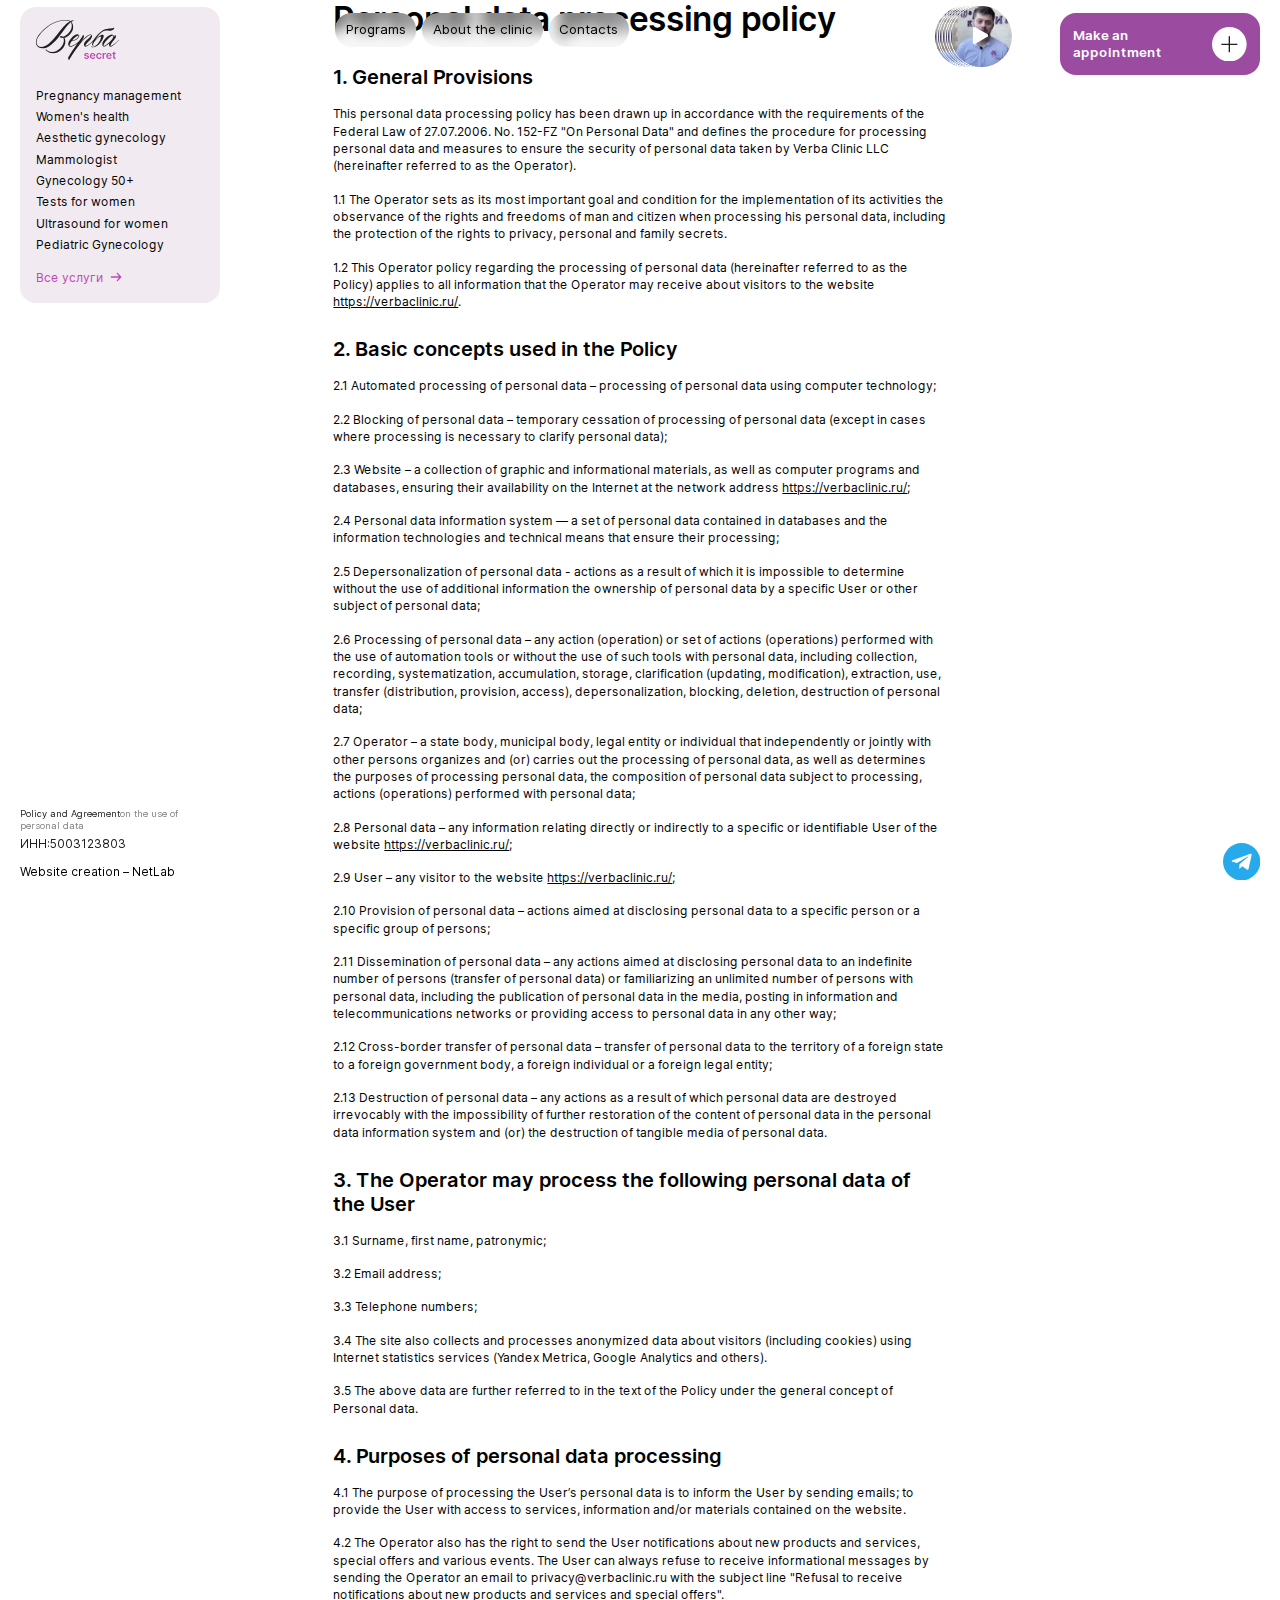
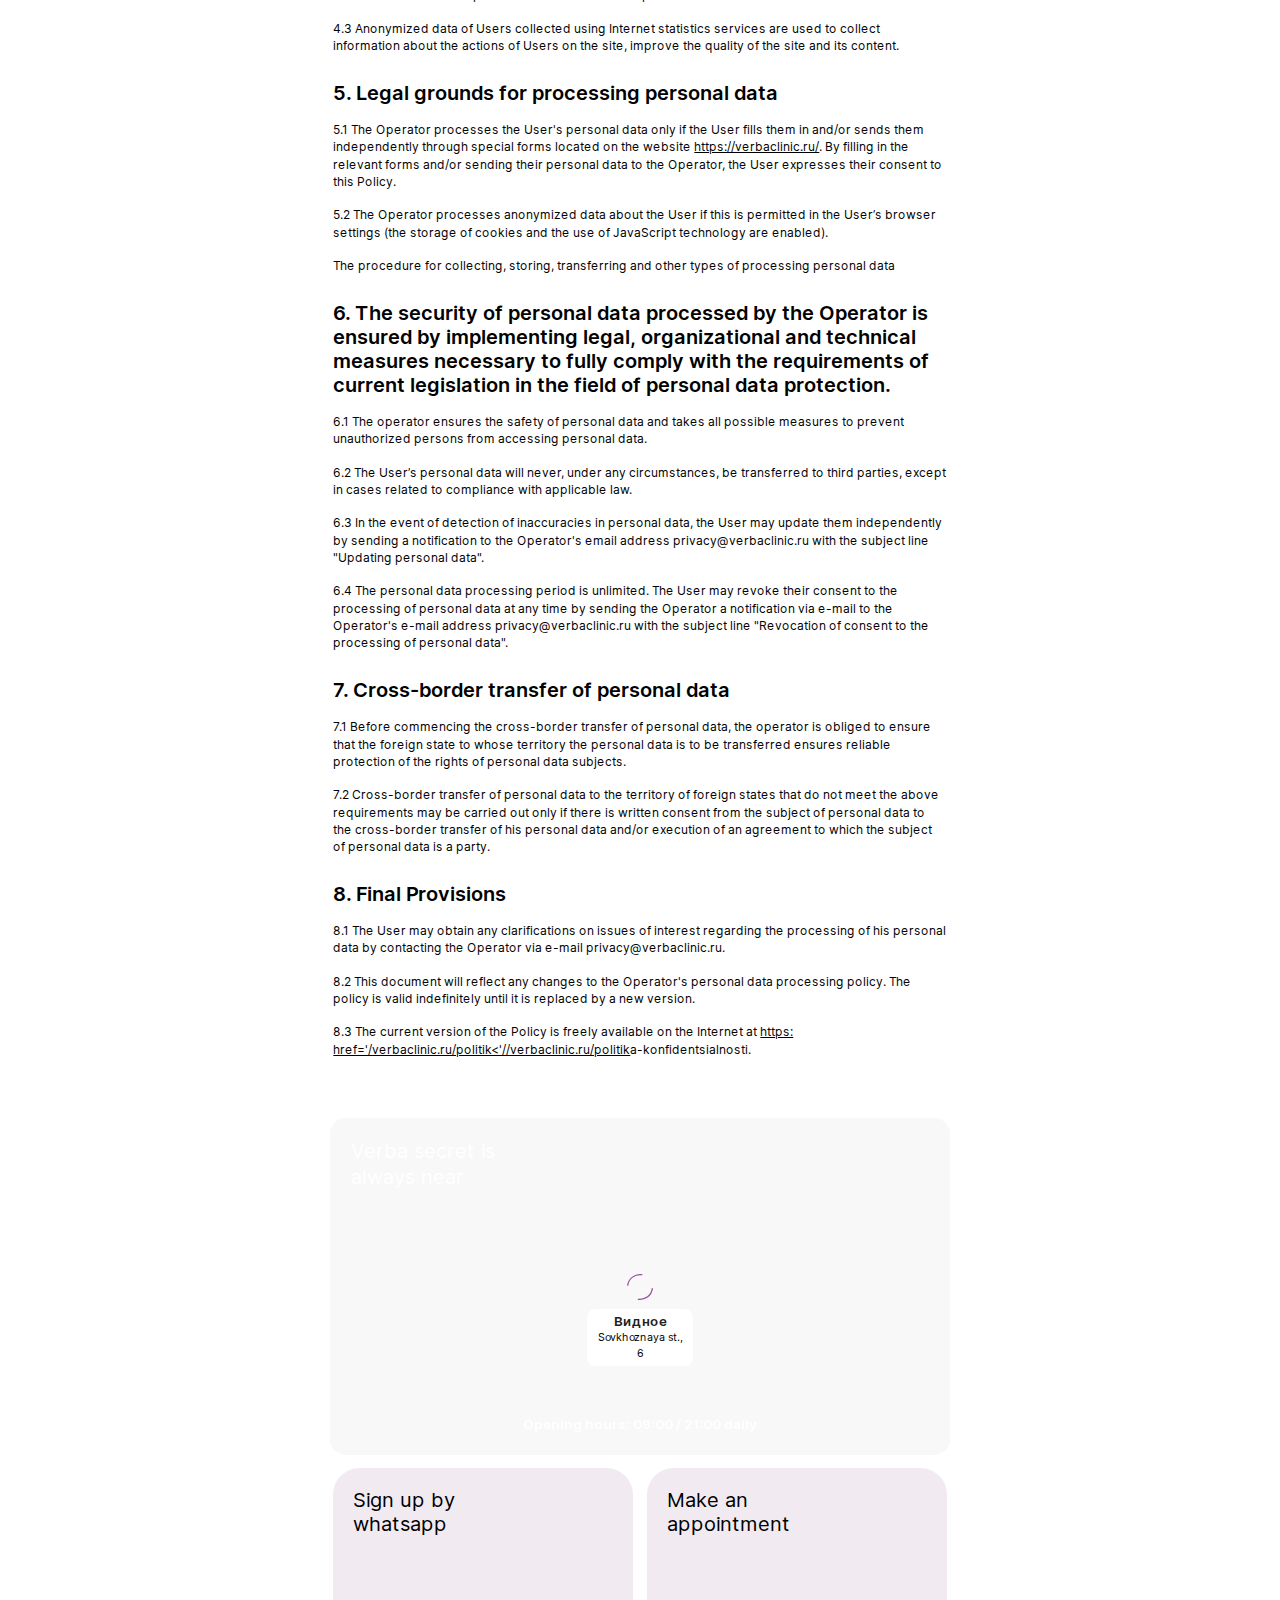
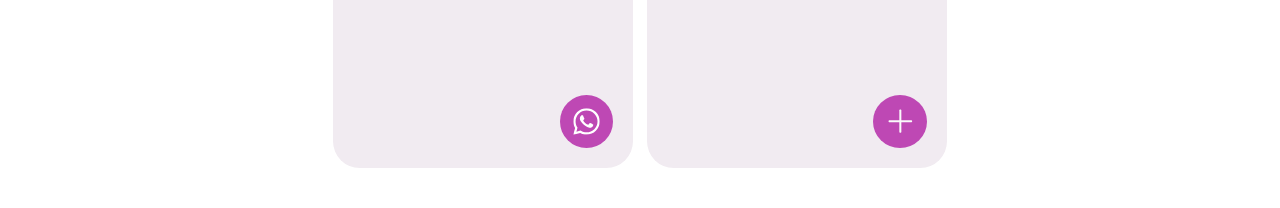
<file: policy.html>
<!DOCTYPE html>
<html lang="en">
  <head>
    <meta charset="UTF-8">
    <meta name="viewport" content="width=device-width,initial-scale=1">
    <link rel="shortcut icon" href="favicon-32x32.png" type="image/png">
    <meta http-equiv="X-UA-Compatible" content="ie=edge">
    <meta name="theme-color" content="#111111">
    <title>verba</title>
    <link rel="stylesheet" href="css/main.css"><script src="https://api-maps.yandex.ru/v3/?apikey=80d825c5-161d-4e34-93fd-4458214443eb&lang=ru_RU"></script>
  </head>
  <!--body -->
  <body>
    <div class="header-top"><a class="header-top__logo" href="/"><img src="img/logo.svg" alt=""></a>
      <div class="header-top__order" js-modal-open data-modal-name="appoint-form">sign up</div>
      <div class="header-top__burger" js-sidebar>
        <div class="burger-item burger-first"></div>
        <div class="burger-item burger-second"></div>
        <div class="burger-item burger-third"> </div>
      </div>
    </div>
    <div class="header-sidebar">
      <div class="header-sidebar__step" data-step-name="first">
        <div class="header-sidebar__row" js-open-step data-step-name="servicses">
          <div class="h1">Our services</div>
        </div><a class="header-sidebar__row" href="/programs">
          <div class="h1">Programs</div></a>
        <div class="header-sidebar__row"> 
          <div class="h1">About the clinic</div>
        </div><a class="header-sidebar__row" href="/programs"> 
          <div class="h1">Contacts</div></a><a class="main__consultation" href="#">
          <p>Sign up for a consultation via<span>WhatsApp</span></p></a>
        <div class="header__info">
           Opening hours: 09:00 / 21:00 daily</div>
      </div>
      <div class="header-sidebar__step" data-step-name="servicses">
        <div class="header-sidebar__grid">
          <div class="header-sidebar__el header-sidebar__back"><svg width="41" height="40" viewBox="0 0 41 40" fill="none" xmlns="http://www.w3.org/2000/svg">
<path d="M19.5 30L9.5 19.7488M9.5 19.7488L19.5 10M9.5 19.7488L31.5 19.7488" stroke="#202020" stroke-width="1.5" stroke-linecap="round" stroke-linejoin="round"/>
</svg>
            <p>Go <br>back</p>
          </div>
          <div class="header-sidebar__el"><svg width="41" height="40" viewBox="0 0 41 40" fill="none" xmlns="http://www.w3.org/2000/svg">
<g clip-path="url(#clip0_6209_3062)">
<circle cx="20.5" cy="20" r="19.25" stroke="#202020" stroke-width="1.5"/>
<path d="M26.55 22.1C26.8814 22.3485 27.3515 22.2814 27.6 21.95C27.8485 21.6186 27.7814 21.1485 27.45 20.9L26.55 22.1ZM24.9547 32.515C25.2391 32.8161 25.7138 32.8297 26.015 32.5453C26.3161 32.2609 26.3297 31.7862 26.0453 31.485L24.9547 32.515ZM12.8767 30.7602C12.4681 30.8283 12.1921 31.2147 12.2602 31.6233C12.3283 32.0319 12.7147 32.3079 13.1233 32.2398L12.8767 30.7602ZM7 19L6.34438 19.3642L6.53879 19.7142L6.93772 19.7474L7 19ZM24.2785 22.3036C23.894 22.1498 23.4575 22.3369 23.3036 22.7215C23.1498 23.106 23.3369 23.5425 23.7215 23.6964L24.2785 22.3036ZM14.9235 23.119C15.2654 22.8851 15.3529 22.4183 15.119 22.0765C14.8851 21.7346 14.4183 21.6471 14.0765 21.881L14.9235 23.119ZM35.1819 18.2724C34.7801 18.1719 34.3729 18.4163 34.2724 18.8181C34.1719 19.2199 34.4163 19.6271 34.8181 19.7276L35.1819 18.2724ZM33.3721 20.8488C33.0125 20.6433 32.5543 20.7683 32.3488 21.1279C32.1433 21.4875 32.2683 21.9457 32.6279 22.1512L33.3721 20.8488ZM19.4426 -0.00172353C18.6575 0.870516 17.5617 2.3296 16.8108 3.90174C16.0845 5.42219 15.5611 7.29911 16.3292 8.83541L17.6708 8.16459C17.239 7.30089 17.4655 6.01114 18.1643 4.54826C18.8384 3.13706 19.8425 1.79615 20.5575 1.00172L19.4426 -0.00172353ZM16.3292 8.83541C17.1596 10.4961 18.2872 11.3408 19.0781 12.01C19.4819 12.3518 19.7642 12.6184 19.9563 12.9152C20.1332 13.1887 20.25 13.5152 20.25 14H21.75C21.75 13.2348 21.5543 12.6238 21.2156 12.1004C20.8921 11.6003 20.4556 11.2107 20.047 10.865C19.2129 10.1592 18.3405 9.50386 17.6708 8.16459L16.3292 8.83541ZM20.25 14C20.25 14.2942 20.115 14.697 19.7962 15.2001C19.4849 15.6913 19.0416 16.2102 18.5322 16.7197C17.5137 17.7382 16.3052 18.6452 15.584 19.126L16.416 20.374C17.1948 19.8548 18.4863 18.8868 19.5928 17.7803C20.1459 17.2273 20.6714 16.6212 21.0632 16.0031C21.4475 15.3967 21.75 14.7058 21.75 14H20.25ZM38.416 11.876C37.1507 11.0324 35.1845 9.84459 33.0497 9.33314C30.888 8.81523 28.4623 8.97704 26.4697 10.9697L27.5303 12.0303C29.0377 10.523 30.862 10.3514 32.7003 10.7919C34.5655 11.2387 36.3493 12.3009 37.584 13.124L38.416 11.876ZM26.4697 10.9697C22.7383 14.7011 23.0701 18.4828 23.2602 19.6233L24.7398 19.3767C24.5965 18.5172 24.2617 15.2989 27.5303 12.0303L26.4697 10.9697ZM27.45 20.9C26.4105 20.1204 24.7341 19.0939 23.075 18.5721C22.2464 18.3114 21.3651 18.1582 20.5447 18.2675C19.6972 18.3804 18.9141 18.7768 18.376 19.584L19.624 20.416C19.8859 20.0232 20.2528 19.8196 20.7427 19.7544C21.2599 19.6855 21.9036 19.7761 22.625 20.0029C24.0659 20.4561 25.5895 21.3796 26.55 22.1L27.45 20.9ZM18.376 19.584C17.8024 20.4444 17.8896 21.5435 18.1867 22.5582C18.4926 23.6032 19.0775 24.7553 19.7771 25.8929L21.0548 25.1071C20.3854 24.0187 19.8781 22.9971 19.6262 22.1367C19.3655 21.2461 19.4292 20.7082 19.624 20.416L18.376 19.584ZM19.7771 25.8929C21.295 28.3611 23.4619 30.9343 24.9547 32.515L26.0453 31.485C24.5929 29.9473 22.5 27.457 21.0548 25.1071L19.7771 25.8929ZM19.6943 25.2956C19.2833 26.7472 17.3301 30.018 12.8767 30.7602L13.1233 32.2398C18.2699 31.382 20.6047 27.5861 21.1376 25.7044L19.6943 25.2956ZM19.0623 19.2526L7.06228 18.2526L6.93772 19.7474L18.9377 20.7474L19.0623 19.2526ZM7.65562 18.6358C7.20117 17.8178 6.343 16.693 5.2135 16.0386C4.63816 15.7052 3.96332 15.4777 3.22349 15.5085C2.47486 15.5396 1.72927 15.8327 1.01986 16.4238L1.98014 17.5762C2.47073 17.1673 2.90847 17.0229 3.28588 17.0072C3.67209 16.9911 4.066 17.1073 4.4615 17.3364C5.27366 17.807 5.9655 18.6822 6.34438 19.3642L7.65562 18.6358ZM39.3106 20.2046C38.5936 21.8777 37.5119 23.5621 36.309 24.9454C35.0955 26.3409 33.8139 27.3667 32.7215 27.8036L33.2785 29.1964C34.6861 28.6333 36.1545 27.4091 37.441 25.9296C38.7381 24.4379 39.9064 22.6223 40.6894 20.7954L39.3106 20.2046ZM33.4269 27.8834C32.3364 27.1284 30.5771 25.9471 28.8368 24.8526C27.1173 23.7712 25.3522 22.7331 24.2785 22.3036L23.7215 23.6964C24.6478 24.0669 26.2994 25.0288 28.0382 26.1224C29.7562 27.2029 31.4969 28.3716 32.5731 29.1166L33.4269 27.8834ZM32.25 28.5C32.25 30.4971 31.1221 35.1004 26.6646 37.3292L27.3354 38.6708C32.4779 36.0996 33.75 30.8362 33.75 28.5H32.25ZM14.0765 21.881C13.4431 22.3144 12.6877 22.8248 11.8984 23.3904L12.7721 24.6096C13.5443 24.0563 14.2811 23.5585 14.9235 23.119L14.0765 21.881ZM11.8984 23.3904C10.3395 24.5074 8.59602 25.8759 7.28883 27.3946C5.99529 28.8973 5.01644 30.6782 5.25579 32.593L6.74421 32.407C6.58428 31.1276 7.22552 29.7674 8.42566 28.3731C9.61215 26.9947 11.236 25.7104 12.7721 24.6096L11.8984 23.3904ZM12.3352 23.25C11.2884 23.25 9.87552 23.2268 8.52648 23.1536C7.15924 23.0794 5.91829 22.9565 5.1819 22.7724L4.8181 24.2276C5.70868 24.4503 7.07949 24.5773 8.44519 24.6514C9.82909 24.7265 11.2704 24.75 12.3352 24.75V23.25ZM5.1819 22.7724C3.34668 22.3136 2.08347 21.1892 1.69636 20.2215L0.303643 20.7785C0.916535 22.3108 2.65332 23.6864 4.8181 24.2276L5.1819 22.7724ZM34.8181 19.7276C35.282 19.8436 35.5523 20.4248 35.3625 20.9183C35.2893 21.1086 35.1548 21.2417 34.9232 21.288C34.6594 21.3408 34.1609 21.2995 33.3721 20.8488L32.6279 22.1512C33.5891 22.7005 34.4656 22.9092 35.2174 22.7589C36.0014 22.6021 36.5232 22.0789 36.7625 21.4567C37.1977 20.3252 36.718 18.6564 35.1819 18.2724L34.8181 19.7276Z" fill="#202020"/>
</g>
<defs>
<clipPath id="clip0_6209_3062">
<rect width="40" height="40" fill="white" transform="translate(0.5)"/>
</clipPath>
</defs>
</svg>
            <p>Pregnancy management</p>
          </div>
          <div class="header-sidebar__el"><svg width="41" height="40" viewBox="0 0 41 40" fill="none" xmlns="http://www.w3.org/2000/svg">
<g clip-path="url(#clip0_6209_3062)">
<circle cx="20.5" cy="20" r="19.25" stroke="#202020" stroke-width="1.5"/>
<path d="M26.55 22.1C26.8814 22.3485 27.3515 22.2814 27.6 21.95C27.8485 21.6186 27.7814 21.1485 27.45 20.9L26.55 22.1ZM24.9547 32.515C25.2391 32.8161 25.7138 32.8297 26.015 32.5453C26.3161 32.2609 26.3297 31.7862 26.0453 31.485L24.9547 32.515ZM12.8767 30.7602C12.4681 30.8283 12.1921 31.2147 12.2602 31.6233C12.3283 32.0319 12.7147 32.3079 13.1233 32.2398L12.8767 30.7602ZM7 19L6.34438 19.3642L6.53879 19.7142L6.93772 19.7474L7 19ZM24.2785 22.3036C23.894 22.1498 23.4575 22.3369 23.3036 22.7215C23.1498 23.106 23.3369 23.5425 23.7215 23.6964L24.2785 22.3036ZM14.9235 23.119C15.2654 22.8851 15.3529 22.4183 15.119 22.0765C14.8851 21.7346 14.4183 21.6471 14.0765 21.881L14.9235 23.119ZM35.1819 18.2724C34.7801 18.1719 34.3729 18.4163 34.2724 18.8181C34.1719 19.2199 34.4163 19.6271 34.8181 19.7276L35.1819 18.2724ZM33.3721 20.8488C33.0125 20.6433 32.5543 20.7683 32.3488 21.1279C32.1433 21.4875 32.2683 21.9457 32.6279 22.1512L33.3721 20.8488ZM19.4426 -0.00172353C18.6575 0.870516 17.5617 2.3296 16.8108 3.90174C16.0845 5.42219 15.5611 7.29911 16.3292 8.83541L17.6708 8.16459C17.239 7.30089 17.4655 6.01114 18.1643 4.54826C18.8384 3.13706 19.8425 1.79615 20.5575 1.00172L19.4426 -0.00172353ZM16.3292 8.83541C17.1596 10.4961 18.2872 11.3408 19.0781 12.01C19.4819 12.3518 19.7642 12.6184 19.9563 12.9152C20.1332 13.1887 20.25 13.5152 20.25 14H21.75C21.75 13.2348 21.5543 12.6238 21.2156 12.1004C20.8921 11.6003 20.4556 11.2107 20.047 10.865C19.2129 10.1592 18.3405 9.50386 17.6708 8.16459L16.3292 8.83541ZM20.25 14C20.25 14.2942 20.115 14.697 19.7962 15.2001C19.4849 15.6913 19.0416 16.2102 18.5322 16.7197C17.5137 17.7382 16.3052 18.6452 15.584 19.126L16.416 20.374C17.1948 19.8548 18.4863 18.8868 19.5928 17.7803C20.1459 17.2273 20.6714 16.6212 21.0632 16.0031C21.4475 15.3967 21.75 14.7058 21.75 14H20.25ZM38.416 11.876C37.1507 11.0324 35.1845 9.84459 33.0497 9.33314C30.888 8.81523 28.4623 8.97704 26.4697 10.9697L27.5303 12.0303C29.0377 10.523 30.862 10.3514 32.7003 10.7919C34.5655 11.2387 36.3493 12.3009 37.584 13.124L38.416 11.876ZM26.4697 10.9697C22.7383 14.7011 23.0701 18.4828 23.2602 19.6233L24.7398 19.3767C24.5965 18.5172 24.2617 15.2989 27.5303 12.0303L26.4697 10.9697ZM27.45 20.9C26.4105 20.1204 24.7341 19.0939 23.075 18.5721C22.2464 18.3114 21.3651 18.1582 20.5447 18.2675C19.6972 18.3804 18.9141 18.7768 18.376 19.584L19.624 20.416C19.8859 20.0232 20.2528 19.8196 20.7427 19.7544C21.2599 19.6855 21.9036 19.7761 22.625 20.0029C24.0659 20.4561 25.5895 21.3796 26.55 22.1L27.45 20.9ZM18.376 19.584C17.8024 20.4444 17.8896 21.5435 18.1867 22.5582C18.4926 23.6032 19.0775 24.7553 19.7771 25.8929L21.0548 25.1071C20.3854 24.0187 19.8781 22.9971 19.6262 22.1367C19.3655 21.2461 19.4292 20.7082 19.624 20.416L18.376 19.584ZM19.7771 25.8929C21.295 28.3611 23.4619 30.9343 24.9547 32.515L26.0453 31.485C24.5929 29.9473 22.5 27.457 21.0548 25.1071L19.7771 25.8929ZM19.6943 25.2956C19.2833 26.7472 17.3301 30.018 12.8767 30.7602L13.1233 32.2398C18.2699 31.382 20.6047 27.5861 21.1376 25.7044L19.6943 25.2956ZM19.0623 19.2526L7.06228 18.2526L6.93772 19.7474L18.9377 20.7474L19.0623 19.2526ZM7.65562 18.6358C7.20117 17.8178 6.343 16.693 5.2135 16.0386C4.63816 15.7052 3.96332 15.4777 3.22349 15.5085C2.47486 15.5396 1.72927 15.8327 1.01986 16.4238L1.98014 17.5762C2.47073 17.1673 2.90847 17.0229 3.28588 17.0072C3.67209 16.9911 4.066 17.1073 4.4615 17.3364C5.27366 17.807 5.9655 18.6822 6.34438 19.3642L7.65562 18.6358ZM39.3106 20.2046C38.5936 21.8777 37.5119 23.5621 36.309 24.9454C35.0955 26.3409 33.8139 27.3667 32.7215 27.8036L33.2785 29.1964C34.6861 28.6333 36.1545 27.4091 37.441 25.9296C38.7381 24.4379 39.9064 22.6223 40.6894 20.7954L39.3106 20.2046ZM33.4269 27.8834C32.3364 27.1284 30.5771 25.9471 28.8368 24.8526C27.1173 23.7712 25.3522 22.7331 24.2785 22.3036L23.7215 23.6964C24.6478 24.0669 26.2994 25.0288 28.0382 26.1224C29.7562 27.2029 31.4969 28.3716 32.5731 29.1166L33.4269 27.8834ZM32.25 28.5C32.25 30.4971 31.1221 35.1004 26.6646 37.3292L27.3354 38.6708C32.4779 36.0996 33.75 30.8362 33.75 28.5H32.25ZM14.0765 21.881C13.4431 22.3144 12.6877 22.8248 11.8984 23.3904L12.7721 24.6096C13.5443 24.0563 14.2811 23.5585 14.9235 23.119L14.0765 21.881ZM11.8984 23.3904C10.3395 24.5074 8.59602 25.8759 7.28883 27.3946C5.99529 28.8973 5.01644 30.6782 5.25579 32.593L6.74421 32.407C6.58428 31.1276 7.22552 29.7674 8.42566 28.3731C9.61215 26.9947 11.236 25.7104 12.7721 24.6096L11.8984 23.3904ZM12.3352 23.25C11.2884 23.25 9.87552 23.2268 8.52648 23.1536C7.15924 23.0794 5.91829 22.9565 5.1819 22.7724L4.8181 24.2276C5.70868 24.4503 7.07949 24.5773 8.44519 24.6514C9.82909 24.7265 11.2704 24.75 12.3352 24.75V23.25ZM5.1819 22.7724C3.34668 22.3136 2.08347 21.1892 1.69636 20.2215L0.303643 20.7785C0.916535 22.3108 2.65332 23.6864 4.8181 24.2276L5.1819 22.7724ZM34.8181 19.7276C35.282 19.8436 35.5523 20.4248 35.3625 20.9183C35.2893 21.1086 35.1548 21.2417 34.9232 21.288C34.6594 21.3408 34.1609 21.2995 33.3721 20.8488L32.6279 22.1512C33.5891 22.7005 34.4656 22.9092 35.2174 22.7589C36.0014 22.6021 36.5232 22.0789 36.7625 21.4567C37.1977 20.3252 36.718 18.6564 35.1819 18.2724L34.8181 19.7276Z" fill="#202020"/>
</g>
<defs>
<clipPath id="clip0_6209_3062">
<rect width="40" height="40" fill="white" transform="translate(0.5)"/>
</clipPath>
</defs>
</svg>
            <p>Pregnancy management</p>
          </div>
          <div class="header-sidebar__el"><svg width="41" height="40" viewBox="0 0 41 40" fill="none" xmlns="http://www.w3.org/2000/svg">
<g clip-path="url(#clip0_6209_3062)">
<circle cx="20.5" cy="20" r="19.25" stroke="#202020" stroke-width="1.5"/>
<path d="M26.55 22.1C26.8814 22.3485 27.3515 22.2814 27.6 21.95C27.8485 21.6186 27.7814 21.1485 27.45 20.9L26.55 22.1ZM24.9547 32.515C25.2391 32.8161 25.7138 32.8297 26.015 32.5453C26.3161 32.2609 26.3297 31.7862 26.0453 31.485L24.9547 32.515ZM12.8767 30.7602C12.4681 30.8283 12.1921 31.2147 12.2602 31.6233C12.3283 32.0319 12.7147 32.3079 13.1233 32.2398L12.8767 30.7602ZM7 19L6.34438 19.3642L6.53879 19.7142L6.93772 19.7474L7 19ZM24.2785 22.3036C23.894 22.1498 23.4575 22.3369 23.3036 22.7215C23.1498 23.106 23.3369 23.5425 23.7215 23.6964L24.2785 22.3036ZM14.9235 23.119C15.2654 22.8851 15.3529 22.4183 15.119 22.0765C14.8851 21.7346 14.4183 21.6471 14.0765 21.881L14.9235 23.119ZM35.1819 18.2724C34.7801 18.1719 34.3729 18.4163 34.2724 18.8181C34.1719 19.2199 34.4163 19.6271 34.8181 19.7276L35.1819 18.2724ZM33.3721 20.8488C33.0125 20.6433 32.5543 20.7683 32.3488 21.1279C32.1433 21.4875 32.2683 21.9457 32.6279 22.1512L33.3721 20.8488ZM19.4426 -0.00172353C18.6575 0.870516 17.5617 2.3296 16.8108 3.90174C16.0845 5.42219 15.5611 7.29911 16.3292 8.83541L17.6708 8.16459C17.239 7.30089 17.4655 6.01114 18.1643 4.54826C18.8384 3.13706 19.8425 1.79615 20.5575 1.00172L19.4426 -0.00172353ZM16.3292 8.83541C17.1596 10.4961 18.2872 11.3408 19.0781 12.01C19.4819 12.3518 19.7642 12.6184 19.9563 12.9152C20.1332 13.1887 20.25 13.5152 20.25 14H21.75C21.75 13.2348 21.5543 12.6238 21.2156 12.1004C20.8921 11.6003 20.4556 11.2107 20.047 10.865C19.2129 10.1592 18.3405 9.50386 17.6708 8.16459L16.3292 8.83541ZM20.25 14C20.25 14.2942 20.115 14.697 19.7962 15.2001C19.4849 15.6913 19.0416 16.2102 18.5322 16.7197C17.5137 17.7382 16.3052 18.6452 15.584 19.126L16.416 20.374C17.1948 19.8548 18.4863 18.8868 19.5928 17.7803C20.1459 17.2273 20.6714 16.6212 21.0632 16.0031C21.4475 15.3967 21.75 14.7058 21.75 14H20.25ZM38.416 11.876C37.1507 11.0324 35.1845 9.84459 33.0497 9.33314C30.888 8.81523 28.4623 8.97704 26.4697 10.9697L27.5303 12.0303C29.0377 10.523 30.862 10.3514 32.7003 10.7919C34.5655 11.2387 36.3493 12.3009 37.584 13.124L38.416 11.876ZM26.4697 10.9697C22.7383 14.7011 23.0701 18.4828 23.2602 19.6233L24.7398 19.3767C24.5965 18.5172 24.2617 15.2989 27.5303 12.0303L26.4697 10.9697ZM27.45 20.9C26.4105 20.1204 24.7341 19.0939 23.075 18.5721C22.2464 18.3114 21.3651 18.1582 20.5447 18.2675C19.6972 18.3804 18.9141 18.7768 18.376 19.584L19.624 20.416C19.8859 20.0232 20.2528 19.8196 20.7427 19.7544C21.2599 19.6855 21.9036 19.7761 22.625 20.0029C24.0659 20.4561 25.5895 21.3796 26.55 22.1L27.45 20.9ZM18.376 19.584C17.8024 20.4444 17.8896 21.5435 18.1867 22.5582C18.4926 23.6032 19.0775 24.7553 19.7771 25.8929L21.0548 25.1071C20.3854 24.0187 19.8781 22.9971 19.6262 22.1367C19.3655 21.2461 19.4292 20.7082 19.624 20.416L18.376 19.584ZM19.7771 25.8929C21.295 28.3611 23.4619 30.9343 24.9547 32.515L26.0453 31.485C24.5929 29.9473 22.5 27.457 21.0548 25.1071L19.7771 25.8929ZM19.6943 25.2956C19.2833 26.7472 17.3301 30.018 12.8767 30.7602L13.1233 32.2398C18.2699 31.382 20.6047 27.5861 21.1376 25.7044L19.6943 25.2956ZM19.0623 19.2526L7.06228 18.2526L6.93772 19.7474L18.9377 20.7474L19.0623 19.2526ZM7.65562 18.6358C7.20117 17.8178 6.343 16.693 5.2135 16.0386C4.63816 15.7052 3.96332 15.4777 3.22349 15.5085C2.47486 15.5396 1.72927 15.8327 1.01986 16.4238L1.98014 17.5762C2.47073 17.1673 2.90847 17.0229 3.28588 17.0072C3.67209 16.9911 4.066 17.1073 4.4615 17.3364C5.27366 17.807 5.9655 18.6822 6.34438 19.3642L7.65562 18.6358ZM39.3106 20.2046C38.5936 21.8777 37.5119 23.5621 36.309 24.9454C35.0955 26.3409 33.8139 27.3667 32.7215 27.8036L33.2785 29.1964C34.6861 28.6333 36.1545 27.4091 37.441 25.9296C38.7381 24.4379 39.9064 22.6223 40.6894 20.7954L39.3106 20.2046ZM33.4269 27.8834C32.3364 27.1284 30.5771 25.9471 28.8368 24.8526C27.1173 23.7712 25.3522 22.7331 24.2785 22.3036L23.7215 23.6964C24.6478 24.0669 26.2994 25.0288 28.0382 26.1224C29.7562 27.2029 31.4969 28.3716 32.5731 29.1166L33.4269 27.8834ZM32.25 28.5C32.25 30.4971 31.1221 35.1004 26.6646 37.3292L27.3354 38.6708C32.4779 36.0996 33.75 30.8362 33.75 28.5H32.25ZM14.0765 21.881C13.4431 22.3144 12.6877 22.8248 11.8984 23.3904L12.7721 24.6096C13.5443 24.0563 14.2811 23.5585 14.9235 23.119L14.0765 21.881ZM11.8984 23.3904C10.3395 24.5074 8.59602 25.8759 7.28883 27.3946C5.99529 28.8973 5.01644 30.6782 5.25579 32.593L6.74421 32.407C6.58428 31.1276 7.22552 29.7674 8.42566 28.3731C9.61215 26.9947 11.236 25.7104 12.7721 24.6096L11.8984 23.3904ZM12.3352 23.25C11.2884 23.25 9.87552 23.2268 8.52648 23.1536C7.15924 23.0794 5.91829 22.9565 5.1819 22.7724L4.8181 24.2276C5.70868 24.4503 7.07949 24.5773 8.44519 24.6514C9.82909 24.7265 11.2704 24.75 12.3352 24.75V23.25ZM5.1819 22.7724C3.34668 22.3136 2.08347 21.1892 1.69636 20.2215L0.303643 20.7785C0.916535 22.3108 2.65332 23.6864 4.8181 24.2276L5.1819 22.7724ZM34.8181 19.7276C35.282 19.8436 35.5523 20.4248 35.3625 20.9183C35.2893 21.1086 35.1548 21.2417 34.9232 21.288C34.6594 21.3408 34.1609 21.2995 33.3721 20.8488L32.6279 22.1512C33.5891 22.7005 34.4656 22.9092 35.2174 22.7589C36.0014 22.6021 36.5232 22.0789 36.7625 21.4567C37.1977 20.3252 36.718 18.6564 35.1819 18.2724L34.8181 19.7276Z" fill="#202020"/>
</g>
<defs>
<clipPath id="clip0_6209_3062">
<rect width="40" height="40" fill="white" transform="translate(0.5)"/>
</clipPath>
</defs>
</svg>
            <p>Pregnancy management</p>
          </div>
          <div class="header-sidebar__el"><svg width="41" height="40" viewBox="0 0 41 40" fill="none" xmlns="http://www.w3.org/2000/svg">
<g clip-path="url(#clip0_6209_3062)">
<circle cx="20.5" cy="20" r="19.25" stroke="#202020" stroke-width="1.5"/>
<path d="M26.55 22.1C26.8814 22.3485 27.3515 22.2814 27.6 21.95C27.8485 21.6186 27.7814 21.1485 27.45 20.9L26.55 22.1ZM24.9547 32.515C25.2391 32.8161 25.7138 32.8297 26.015 32.5453C26.3161 32.2609 26.3297 31.7862 26.0453 31.485L24.9547 32.515ZM12.8767 30.7602C12.4681 30.8283 12.1921 31.2147 12.2602 31.6233C12.3283 32.0319 12.7147 32.3079 13.1233 32.2398L12.8767 30.7602ZM7 19L6.34438 19.3642L6.53879 19.7142L6.93772 19.7474L7 19ZM24.2785 22.3036C23.894 22.1498 23.4575 22.3369 23.3036 22.7215C23.1498 23.106 23.3369 23.5425 23.7215 23.6964L24.2785 22.3036ZM14.9235 23.119C15.2654 22.8851 15.3529 22.4183 15.119 22.0765C14.8851 21.7346 14.4183 21.6471 14.0765 21.881L14.9235 23.119ZM35.1819 18.2724C34.7801 18.1719 34.3729 18.4163 34.2724 18.8181C34.1719 19.2199 34.4163 19.6271 34.8181 19.7276L35.1819 18.2724ZM33.3721 20.8488C33.0125 20.6433 32.5543 20.7683 32.3488 21.1279C32.1433 21.4875 32.2683 21.9457 32.6279 22.1512L33.3721 20.8488ZM19.4426 -0.00172353C18.6575 0.870516 17.5617 2.3296 16.8108 3.90174C16.0845 5.42219 15.5611 7.29911 16.3292 8.83541L17.6708 8.16459C17.239 7.30089 17.4655 6.01114 18.1643 4.54826C18.8384 3.13706 19.8425 1.79615 20.5575 1.00172L19.4426 -0.00172353ZM16.3292 8.83541C17.1596 10.4961 18.2872 11.3408 19.0781 12.01C19.4819 12.3518 19.7642 12.6184 19.9563 12.9152C20.1332 13.1887 20.25 13.5152 20.25 14H21.75C21.75 13.2348 21.5543 12.6238 21.2156 12.1004C20.8921 11.6003 20.4556 11.2107 20.047 10.865C19.2129 10.1592 18.3405 9.50386 17.6708 8.16459L16.3292 8.83541ZM20.25 14C20.25 14.2942 20.115 14.697 19.7962 15.2001C19.4849 15.6913 19.0416 16.2102 18.5322 16.7197C17.5137 17.7382 16.3052 18.6452 15.584 19.126L16.416 20.374C17.1948 19.8548 18.4863 18.8868 19.5928 17.7803C20.1459 17.2273 20.6714 16.6212 21.0632 16.0031C21.4475 15.3967 21.75 14.7058 21.75 14H20.25ZM38.416 11.876C37.1507 11.0324 35.1845 9.84459 33.0497 9.33314C30.888 8.81523 28.4623 8.97704 26.4697 10.9697L27.5303 12.0303C29.0377 10.523 30.862 10.3514 32.7003 10.7919C34.5655 11.2387 36.3493 12.3009 37.584 13.124L38.416 11.876ZM26.4697 10.9697C22.7383 14.7011 23.0701 18.4828 23.2602 19.6233L24.7398 19.3767C24.5965 18.5172 24.2617 15.2989 27.5303 12.0303L26.4697 10.9697ZM27.45 20.9C26.4105 20.1204 24.7341 19.0939 23.075 18.5721C22.2464 18.3114 21.3651 18.1582 20.5447 18.2675C19.6972 18.3804 18.9141 18.7768 18.376 19.584L19.624 20.416C19.8859 20.0232 20.2528 19.8196 20.7427 19.7544C21.2599 19.6855 21.9036 19.7761 22.625 20.0029C24.0659 20.4561 25.5895 21.3796 26.55 22.1L27.45 20.9ZM18.376 19.584C17.8024 20.4444 17.8896 21.5435 18.1867 22.5582C18.4926 23.6032 19.0775 24.7553 19.7771 25.8929L21.0548 25.1071C20.3854 24.0187 19.8781 22.9971 19.6262 22.1367C19.3655 21.2461 19.4292 20.7082 19.624 20.416L18.376 19.584ZM19.7771 25.8929C21.295 28.3611 23.4619 30.9343 24.9547 32.515L26.0453 31.485C24.5929 29.9473 22.5 27.457 21.0548 25.1071L19.7771 25.8929ZM19.6943 25.2956C19.2833 26.7472 17.3301 30.018 12.8767 30.7602L13.1233 32.2398C18.2699 31.382 20.6047 27.5861 21.1376 25.7044L19.6943 25.2956ZM19.0623 19.2526L7.06228 18.2526L6.93772 19.7474L18.9377 20.7474L19.0623 19.2526ZM7.65562 18.6358C7.20117 17.8178 6.343 16.693 5.2135 16.0386C4.63816 15.7052 3.96332 15.4777 3.22349 15.5085C2.47486 15.5396 1.72927 15.8327 1.01986 16.4238L1.98014 17.5762C2.47073 17.1673 2.90847 17.0229 3.28588 17.0072C3.67209 16.9911 4.066 17.1073 4.4615 17.3364C5.27366 17.807 5.9655 18.6822 6.34438 19.3642L7.65562 18.6358ZM39.3106 20.2046C38.5936 21.8777 37.5119 23.5621 36.309 24.9454C35.0955 26.3409 33.8139 27.3667 32.7215 27.8036L33.2785 29.1964C34.6861 28.6333 36.1545 27.4091 37.441 25.9296C38.7381 24.4379 39.9064 22.6223 40.6894 20.7954L39.3106 20.2046ZM33.4269 27.8834C32.3364 27.1284 30.5771 25.9471 28.8368 24.8526C27.1173 23.7712 25.3522 22.7331 24.2785 22.3036L23.7215 23.6964C24.6478 24.0669 26.2994 25.0288 28.0382 26.1224C29.7562 27.2029 31.4969 28.3716 32.5731 29.1166L33.4269 27.8834ZM32.25 28.5C32.25 30.4971 31.1221 35.1004 26.6646 37.3292L27.3354 38.6708C32.4779 36.0996 33.75 30.8362 33.75 28.5H32.25ZM14.0765 21.881C13.4431 22.3144 12.6877 22.8248 11.8984 23.3904L12.7721 24.6096C13.5443 24.0563 14.2811 23.5585 14.9235 23.119L14.0765 21.881ZM11.8984 23.3904C10.3395 24.5074 8.59602 25.8759 7.28883 27.3946C5.99529 28.8973 5.01644 30.6782 5.25579 32.593L6.74421 32.407C6.58428 31.1276 7.22552 29.7674 8.42566 28.3731C9.61215 26.9947 11.236 25.7104 12.7721 24.6096L11.8984 23.3904ZM12.3352 23.25C11.2884 23.25 9.87552 23.2268 8.52648 23.1536C7.15924 23.0794 5.91829 22.9565 5.1819 22.7724L4.8181 24.2276C5.70868 24.4503 7.07949 24.5773 8.44519 24.6514C9.82909 24.7265 11.2704 24.75 12.3352 24.75V23.25ZM5.1819 22.7724C3.34668 22.3136 2.08347 21.1892 1.69636 20.2215L0.303643 20.7785C0.916535 22.3108 2.65332 23.6864 4.8181 24.2276L5.1819 22.7724ZM34.8181 19.7276C35.282 19.8436 35.5523 20.4248 35.3625 20.9183C35.2893 21.1086 35.1548 21.2417 34.9232 21.288C34.6594 21.3408 34.1609 21.2995 33.3721 20.8488L32.6279 22.1512C33.5891 22.7005 34.4656 22.9092 35.2174 22.7589C36.0014 22.6021 36.5232 22.0789 36.7625 21.4567C37.1977 20.3252 36.718 18.6564 35.1819 18.2724L34.8181 19.7276Z" fill="#202020"/>
</g>
<defs>
<clipPath id="clip0_6209_3062">
<rect width="40" height="40" fill="white" transform="translate(0.5)"/>
</clipPath>
</defs>
</svg>
            <p>Pregnancy management</p>
          </div>
          <div class="header-sidebar__el"><svg width="41" height="40" viewBox="0 0 41 40" fill="none" xmlns="http://www.w3.org/2000/svg">
<g clip-path="url(#clip0_6209_3062)">
<circle cx="20.5" cy="20" r="19.25" stroke="#202020" stroke-width="1.5"/>
<path d="M26.55 22.1C26.8814 22.3485 27.3515 22.2814 27.6 21.95C27.8485 21.6186 27.7814 21.1485 27.45 20.9L26.55 22.1ZM24.9547 32.515C25.2391 32.8161 25.7138 32.8297 26.015 32.5453C26.3161 32.2609 26.3297 31.7862 26.0453 31.485L24.9547 32.515ZM12.8767 30.7602C12.4681 30.8283 12.1921 31.2147 12.2602 31.6233C12.3283 32.0319 12.7147 32.3079 13.1233 32.2398L12.8767 30.7602ZM7 19L6.34438 19.3642L6.53879 19.7142L6.93772 19.7474L7 19ZM24.2785 22.3036C23.894 22.1498 23.4575 22.3369 23.3036 22.7215C23.1498 23.106 23.3369 23.5425 23.7215 23.6964L24.2785 22.3036ZM14.9235 23.119C15.2654 22.8851 15.3529 22.4183 15.119 22.0765C14.8851 21.7346 14.4183 21.6471 14.0765 21.881L14.9235 23.119ZM35.1819 18.2724C34.7801 18.1719 34.3729 18.4163 34.2724 18.8181C34.1719 19.2199 34.4163 19.6271 34.8181 19.7276L35.1819 18.2724ZM33.3721 20.8488C33.0125 20.6433 32.5543 20.7683 32.3488 21.1279C32.1433 21.4875 32.2683 21.9457 32.6279 22.1512L33.3721 20.8488ZM19.4426 -0.00172353C18.6575 0.870516 17.5617 2.3296 16.8108 3.90174C16.0845 5.42219 15.5611 7.29911 16.3292 8.83541L17.6708 8.16459C17.239 7.30089 17.4655 6.01114 18.1643 4.54826C18.8384 3.13706 19.8425 1.79615 20.5575 1.00172L19.4426 -0.00172353ZM16.3292 8.83541C17.1596 10.4961 18.2872 11.3408 19.0781 12.01C19.4819 12.3518 19.7642 12.6184 19.9563 12.9152C20.1332 13.1887 20.25 13.5152 20.25 14H21.75C21.75 13.2348 21.5543 12.6238 21.2156 12.1004C20.8921 11.6003 20.4556 11.2107 20.047 10.865C19.2129 10.1592 18.3405 9.50386 17.6708 8.16459L16.3292 8.83541ZM20.25 14C20.25 14.2942 20.115 14.697 19.7962 15.2001C19.4849 15.6913 19.0416 16.2102 18.5322 16.7197C17.5137 17.7382 16.3052 18.6452 15.584 19.126L16.416 20.374C17.1948 19.8548 18.4863 18.8868 19.5928 17.7803C20.1459 17.2273 20.6714 16.6212 21.0632 16.0031C21.4475 15.3967 21.75 14.7058 21.75 14H20.25ZM38.416 11.876C37.1507 11.0324 35.1845 9.84459 33.0497 9.33314C30.888 8.81523 28.4623 8.97704 26.4697 10.9697L27.5303 12.0303C29.0377 10.523 30.862 10.3514 32.7003 10.7919C34.5655 11.2387 36.3493 12.3009 37.584 13.124L38.416 11.876ZM26.4697 10.9697C22.7383 14.7011 23.0701 18.4828 23.2602 19.6233L24.7398 19.3767C24.5965 18.5172 24.2617 15.2989 27.5303 12.0303L26.4697 10.9697ZM27.45 20.9C26.4105 20.1204 24.7341 19.0939 23.075 18.5721C22.2464 18.3114 21.3651 18.1582 20.5447 18.2675C19.6972 18.3804 18.9141 18.7768 18.376 19.584L19.624 20.416C19.8859 20.0232 20.2528 19.8196 20.7427 19.7544C21.2599 19.6855 21.9036 19.7761 22.625 20.0029C24.0659 20.4561 25.5895 21.3796 26.55 22.1L27.45 20.9ZM18.376 19.584C17.8024 20.4444 17.8896 21.5435 18.1867 22.5582C18.4926 23.6032 19.0775 24.7553 19.7771 25.8929L21.0548 25.1071C20.3854 24.0187 19.8781 22.9971 19.6262 22.1367C19.3655 21.2461 19.4292 20.7082 19.624 20.416L18.376 19.584ZM19.7771 25.8929C21.295 28.3611 23.4619 30.9343 24.9547 32.515L26.0453 31.485C24.5929 29.9473 22.5 27.457 21.0548 25.1071L19.7771 25.8929ZM19.6943 25.2956C19.2833 26.7472 17.3301 30.018 12.8767 30.7602L13.1233 32.2398C18.2699 31.382 20.6047 27.5861 21.1376 25.7044L19.6943 25.2956ZM19.0623 19.2526L7.06228 18.2526L6.93772 19.7474L18.9377 20.7474L19.0623 19.2526ZM7.65562 18.6358C7.20117 17.8178 6.343 16.693 5.2135 16.0386C4.63816 15.7052 3.96332 15.4777 3.22349 15.5085C2.47486 15.5396 1.72927 15.8327 1.01986 16.4238L1.98014 17.5762C2.47073 17.1673 2.90847 17.0229 3.28588 17.0072C3.67209 16.9911 4.066 17.1073 4.4615 17.3364C5.27366 17.807 5.9655 18.6822 6.34438 19.3642L7.65562 18.6358ZM39.3106 20.2046C38.5936 21.8777 37.5119 23.5621 36.309 24.9454C35.0955 26.3409 33.8139 27.3667 32.7215 27.8036L33.2785 29.1964C34.6861 28.6333 36.1545 27.4091 37.441 25.9296C38.7381 24.4379 39.9064 22.6223 40.6894 20.7954L39.3106 20.2046ZM33.4269 27.8834C32.3364 27.1284 30.5771 25.9471 28.8368 24.8526C27.1173 23.7712 25.3522 22.7331 24.2785 22.3036L23.7215 23.6964C24.6478 24.0669 26.2994 25.0288 28.0382 26.1224C29.7562 27.2029 31.4969 28.3716 32.5731 29.1166L33.4269 27.8834ZM32.25 28.5C32.25 30.4971 31.1221 35.1004 26.6646 37.3292L27.3354 38.6708C32.4779 36.0996 33.75 30.8362 33.75 28.5H32.25ZM14.0765 21.881C13.4431 22.3144 12.6877 22.8248 11.8984 23.3904L12.7721 24.6096C13.5443 24.0563 14.2811 23.5585 14.9235 23.119L14.0765 21.881ZM11.8984 23.3904C10.3395 24.5074 8.59602 25.8759 7.28883 27.3946C5.99529 28.8973 5.01644 30.6782 5.25579 32.593L6.74421 32.407C6.58428 31.1276 7.22552 29.7674 8.42566 28.3731C9.61215 26.9947 11.236 25.7104 12.7721 24.6096L11.8984 23.3904ZM12.3352 23.25C11.2884 23.25 9.87552 23.2268 8.52648 23.1536C7.15924 23.0794 5.91829 22.9565 5.1819 22.7724L4.8181 24.2276C5.70868 24.4503 7.07949 24.5773 8.44519 24.6514C9.82909 24.7265 11.2704 24.75 12.3352 24.75V23.25ZM5.1819 22.7724C3.34668 22.3136 2.08347 21.1892 1.69636 20.2215L0.303643 20.7785C0.916535 22.3108 2.65332 23.6864 4.8181 24.2276L5.1819 22.7724ZM34.8181 19.7276C35.282 19.8436 35.5523 20.4248 35.3625 20.9183C35.2893 21.1086 35.1548 21.2417 34.9232 21.288C34.6594 21.3408 34.1609 21.2995 33.3721 20.8488L32.6279 22.1512C33.5891 22.7005 34.4656 22.9092 35.2174 22.7589C36.0014 22.6021 36.5232 22.0789 36.7625 21.4567C37.1977 20.3252 36.718 18.6564 35.1819 18.2724L34.8181 19.7276Z" fill="#202020"/>
</g>
<defs>
<clipPath id="clip0_6209_3062">
<rect width="40" height="40" fill="white" transform="translate(0.5)"/>
</clipPath>
</defs>
</svg>
            <p>Pregnancy management</p>
          </div>
          <div class="header-sidebar__el"><svg width="41" height="40" viewBox="0 0 41 40" fill="none" xmlns="http://www.w3.org/2000/svg">
<g clip-path="url(#clip0_6209_3062)">
<circle cx="20.5" cy="20" r="19.25" stroke="#202020" stroke-width="1.5"/>
<path d="M26.55 22.1C26.8814 22.3485 27.3515 22.2814 27.6 21.95C27.8485 21.6186 27.7814 21.1485 27.45 20.9L26.55 22.1ZM24.9547 32.515C25.2391 32.8161 25.7138 32.8297 26.015 32.5453C26.3161 32.2609 26.3297 31.7862 26.0453 31.485L24.9547 32.515ZM12.8767 30.7602C12.4681 30.8283 12.1921 31.2147 12.2602 31.6233C12.3283 32.0319 12.7147 32.3079 13.1233 32.2398L12.8767 30.7602ZM7 19L6.34438 19.3642L6.53879 19.7142L6.93772 19.7474L7 19ZM24.2785 22.3036C23.894 22.1498 23.4575 22.3369 23.3036 22.7215C23.1498 23.106 23.3369 23.5425 23.7215 23.6964L24.2785 22.3036ZM14.9235 23.119C15.2654 22.8851 15.3529 22.4183 15.119 22.0765C14.8851 21.7346 14.4183 21.6471 14.0765 21.881L14.9235 23.119ZM35.1819 18.2724C34.7801 18.1719 34.3729 18.4163 34.2724 18.8181C34.1719 19.2199 34.4163 19.6271 34.8181 19.7276L35.1819 18.2724ZM33.3721 20.8488C33.0125 20.6433 32.5543 20.7683 32.3488 21.1279C32.1433 21.4875 32.2683 21.9457 32.6279 22.1512L33.3721 20.8488ZM19.4426 -0.00172353C18.6575 0.870516 17.5617 2.3296 16.8108 3.90174C16.0845 5.42219 15.5611 7.29911 16.3292 8.83541L17.6708 8.16459C17.239 7.30089 17.4655 6.01114 18.1643 4.54826C18.8384 3.13706 19.8425 1.79615 20.5575 1.00172L19.4426 -0.00172353ZM16.3292 8.83541C17.1596 10.4961 18.2872 11.3408 19.0781 12.01C19.4819 12.3518 19.7642 12.6184 19.9563 12.9152C20.1332 13.1887 20.25 13.5152 20.25 14H21.75C21.75 13.2348 21.5543 12.6238 21.2156 12.1004C20.8921 11.6003 20.4556 11.2107 20.047 10.865C19.2129 10.1592 18.3405 9.50386 17.6708 8.16459L16.3292 8.83541ZM20.25 14C20.25 14.2942 20.115 14.697 19.7962 15.2001C19.4849 15.6913 19.0416 16.2102 18.5322 16.7197C17.5137 17.7382 16.3052 18.6452 15.584 19.126L16.416 20.374C17.1948 19.8548 18.4863 18.8868 19.5928 17.7803C20.1459 17.2273 20.6714 16.6212 21.0632 16.0031C21.4475 15.3967 21.75 14.7058 21.75 14H20.25ZM38.416 11.876C37.1507 11.0324 35.1845 9.84459 33.0497 9.33314C30.888 8.81523 28.4623 8.97704 26.4697 10.9697L27.5303 12.0303C29.0377 10.523 30.862 10.3514 32.7003 10.7919C34.5655 11.2387 36.3493 12.3009 37.584 13.124L38.416 11.876ZM26.4697 10.9697C22.7383 14.7011 23.0701 18.4828 23.2602 19.6233L24.7398 19.3767C24.5965 18.5172 24.2617 15.2989 27.5303 12.0303L26.4697 10.9697ZM27.45 20.9C26.4105 20.1204 24.7341 19.0939 23.075 18.5721C22.2464 18.3114 21.3651 18.1582 20.5447 18.2675C19.6972 18.3804 18.9141 18.7768 18.376 19.584L19.624 20.416C19.8859 20.0232 20.2528 19.8196 20.7427 19.7544C21.2599 19.6855 21.9036 19.7761 22.625 20.0029C24.0659 20.4561 25.5895 21.3796 26.55 22.1L27.45 20.9ZM18.376 19.584C17.8024 20.4444 17.8896 21.5435 18.1867 22.5582C18.4926 23.6032 19.0775 24.7553 19.7771 25.8929L21.0548 25.1071C20.3854 24.0187 19.8781 22.9971 19.6262 22.1367C19.3655 21.2461 19.4292 20.7082 19.624 20.416L18.376 19.584ZM19.7771 25.8929C21.295 28.3611 23.4619 30.9343 24.9547 32.515L26.0453 31.485C24.5929 29.9473 22.5 27.457 21.0548 25.1071L19.7771 25.8929ZM19.6943 25.2956C19.2833 26.7472 17.3301 30.018 12.8767 30.7602L13.1233 32.2398C18.2699 31.382 20.6047 27.5861 21.1376 25.7044L19.6943 25.2956ZM19.0623 19.2526L7.06228 18.2526L6.93772 19.7474L18.9377 20.7474L19.0623 19.2526ZM7.65562 18.6358C7.20117 17.8178 6.343 16.693 5.2135 16.0386C4.63816 15.7052 3.96332 15.4777 3.22349 15.5085C2.47486 15.5396 1.72927 15.8327 1.01986 16.4238L1.98014 17.5762C2.47073 17.1673 2.90847 17.0229 3.28588 17.0072C3.67209 16.9911 4.066 17.1073 4.4615 17.3364C5.27366 17.807 5.9655 18.6822 6.34438 19.3642L7.65562 18.6358ZM39.3106 20.2046C38.5936 21.8777 37.5119 23.5621 36.309 24.9454C35.0955 26.3409 33.8139 27.3667 32.7215 27.8036L33.2785 29.1964C34.6861 28.6333 36.1545 27.4091 37.441 25.9296C38.7381 24.4379 39.9064 22.6223 40.6894 20.7954L39.3106 20.2046ZM33.4269 27.8834C32.3364 27.1284 30.5771 25.9471 28.8368 24.8526C27.1173 23.7712 25.3522 22.7331 24.2785 22.3036L23.7215 23.6964C24.6478 24.0669 26.2994 25.0288 28.0382 26.1224C29.7562 27.2029 31.4969 28.3716 32.5731 29.1166L33.4269 27.8834ZM32.25 28.5C32.25 30.4971 31.1221 35.1004 26.6646 37.3292L27.3354 38.6708C32.4779 36.0996 33.75 30.8362 33.75 28.5H32.25ZM14.0765 21.881C13.4431 22.3144 12.6877 22.8248 11.8984 23.3904L12.7721 24.6096C13.5443 24.0563 14.2811 23.5585 14.9235 23.119L14.0765 21.881ZM11.8984 23.3904C10.3395 24.5074 8.59602 25.8759 7.28883 27.3946C5.99529 28.8973 5.01644 30.6782 5.25579 32.593L6.74421 32.407C6.58428 31.1276 7.22552 29.7674 8.42566 28.3731C9.61215 26.9947 11.236 25.7104 12.7721 24.6096L11.8984 23.3904ZM12.3352 23.25C11.2884 23.25 9.87552 23.2268 8.52648 23.1536C7.15924 23.0794 5.91829 22.9565 5.1819 22.7724L4.8181 24.2276C5.70868 24.4503 7.07949 24.5773 8.44519 24.6514C9.82909 24.7265 11.2704 24.75 12.3352 24.75V23.25ZM5.1819 22.7724C3.34668 22.3136 2.08347 21.1892 1.69636 20.2215L0.303643 20.7785C0.916535 22.3108 2.65332 23.6864 4.8181 24.2276L5.1819 22.7724ZM34.8181 19.7276C35.282 19.8436 35.5523 20.4248 35.3625 20.9183C35.2893 21.1086 35.1548 21.2417 34.9232 21.288C34.6594 21.3408 34.1609 21.2995 33.3721 20.8488L32.6279 22.1512C33.5891 22.7005 34.4656 22.9092 35.2174 22.7589C36.0014 22.6021 36.5232 22.0789 36.7625 21.4567C37.1977 20.3252 36.718 18.6564 35.1819 18.2724L34.8181 19.7276Z" fill="#202020"/>
</g>
<defs>
<clipPath id="clip0_6209_3062">
<rect width="40" height="40" fill="white" transform="translate(0.5)"/>
</clipPath>
</defs>
</svg>
            <p>Pregnancy management</p>
          </div>
          <div class="header-sidebar__el"><svg width="41" height="40" viewBox="0 0 41 40" fill="none" xmlns="http://www.w3.org/2000/svg">
<g clip-path="url(#clip0_6209_3062)">
<circle cx="20.5" cy="20" r="19.25" stroke="#202020" stroke-width="1.5"/>
<path d="M26.55 22.1C26.8814 22.3485 27.3515 22.2814 27.6 21.95C27.8485 21.6186 27.7814 21.1485 27.45 20.9L26.55 22.1ZM24.9547 32.515C25.2391 32.8161 25.7138 32.8297 26.015 32.5453C26.3161 32.2609 26.3297 31.7862 26.0453 31.485L24.9547 32.515ZM12.8767 30.7602C12.4681 30.8283 12.1921 31.2147 12.2602 31.6233C12.3283 32.0319 12.7147 32.3079 13.1233 32.2398L12.8767 30.7602ZM7 19L6.34438 19.3642L6.53879 19.7142L6.93772 19.7474L7 19ZM24.2785 22.3036C23.894 22.1498 23.4575 22.3369 23.3036 22.7215C23.1498 23.106 23.3369 23.5425 23.7215 23.6964L24.2785 22.3036ZM14.9235 23.119C15.2654 22.8851 15.3529 22.4183 15.119 22.0765C14.8851 21.7346 14.4183 21.6471 14.0765 21.881L14.9235 23.119ZM35.1819 18.2724C34.7801 18.1719 34.3729 18.4163 34.2724 18.8181C34.1719 19.2199 34.4163 19.6271 34.8181 19.7276L35.1819 18.2724ZM33.3721 20.8488C33.0125 20.6433 32.5543 20.7683 32.3488 21.1279C32.1433 21.4875 32.2683 21.9457 32.6279 22.1512L33.3721 20.8488ZM19.4426 -0.00172353C18.6575 0.870516 17.5617 2.3296 16.8108 3.90174C16.0845 5.42219 15.5611 7.29911 16.3292 8.83541L17.6708 8.16459C17.239 7.30089 17.4655 6.01114 18.1643 4.54826C18.8384 3.13706 19.8425 1.79615 20.5575 1.00172L19.4426 -0.00172353ZM16.3292 8.83541C17.1596 10.4961 18.2872 11.3408 19.0781 12.01C19.4819 12.3518 19.7642 12.6184 19.9563 12.9152C20.1332 13.1887 20.25 13.5152 20.25 14H21.75C21.75 13.2348 21.5543 12.6238 21.2156 12.1004C20.8921 11.6003 20.4556 11.2107 20.047 10.865C19.2129 10.1592 18.3405 9.50386 17.6708 8.16459L16.3292 8.83541ZM20.25 14C20.25 14.2942 20.115 14.697 19.7962 15.2001C19.4849 15.6913 19.0416 16.2102 18.5322 16.7197C17.5137 17.7382 16.3052 18.6452 15.584 19.126L16.416 20.374C17.1948 19.8548 18.4863 18.8868 19.5928 17.7803C20.1459 17.2273 20.6714 16.6212 21.0632 16.0031C21.4475 15.3967 21.75 14.7058 21.75 14H20.25ZM38.416 11.876C37.1507 11.0324 35.1845 9.84459 33.0497 9.33314C30.888 8.81523 28.4623 8.97704 26.4697 10.9697L27.5303 12.0303C29.0377 10.523 30.862 10.3514 32.7003 10.7919C34.5655 11.2387 36.3493 12.3009 37.584 13.124L38.416 11.876ZM26.4697 10.9697C22.7383 14.7011 23.0701 18.4828 23.2602 19.6233L24.7398 19.3767C24.5965 18.5172 24.2617 15.2989 27.5303 12.0303L26.4697 10.9697ZM27.45 20.9C26.4105 20.1204 24.7341 19.0939 23.075 18.5721C22.2464 18.3114 21.3651 18.1582 20.5447 18.2675C19.6972 18.3804 18.9141 18.7768 18.376 19.584L19.624 20.416C19.8859 20.0232 20.2528 19.8196 20.7427 19.7544C21.2599 19.6855 21.9036 19.7761 22.625 20.0029C24.0659 20.4561 25.5895 21.3796 26.55 22.1L27.45 20.9ZM18.376 19.584C17.8024 20.4444 17.8896 21.5435 18.1867 22.5582C18.4926 23.6032 19.0775 24.7553 19.7771 25.8929L21.0548 25.1071C20.3854 24.0187 19.8781 22.9971 19.6262 22.1367C19.3655 21.2461 19.4292 20.7082 19.624 20.416L18.376 19.584ZM19.7771 25.8929C21.295 28.3611 23.4619 30.9343 24.9547 32.515L26.0453 31.485C24.5929 29.9473 22.5 27.457 21.0548 25.1071L19.7771 25.8929ZM19.6943 25.2956C19.2833 26.7472 17.3301 30.018 12.8767 30.7602L13.1233 32.2398C18.2699 31.382 20.6047 27.5861 21.1376 25.7044L19.6943 25.2956ZM19.0623 19.2526L7.06228 18.2526L6.93772 19.7474L18.9377 20.7474L19.0623 19.2526ZM7.65562 18.6358C7.20117 17.8178 6.343 16.693 5.2135 16.0386C4.63816 15.7052 3.96332 15.4777 3.22349 15.5085C2.47486 15.5396 1.72927 15.8327 1.01986 16.4238L1.98014 17.5762C2.47073 17.1673 2.90847 17.0229 3.28588 17.0072C3.67209 16.9911 4.066 17.1073 4.4615 17.3364C5.27366 17.807 5.9655 18.6822 6.34438 19.3642L7.65562 18.6358ZM39.3106 20.2046C38.5936 21.8777 37.5119 23.5621 36.309 24.9454C35.0955 26.3409 33.8139 27.3667 32.7215 27.8036L33.2785 29.1964C34.6861 28.6333 36.1545 27.4091 37.441 25.9296C38.7381 24.4379 39.9064 22.6223 40.6894 20.7954L39.3106 20.2046ZM33.4269 27.8834C32.3364 27.1284 30.5771 25.9471 28.8368 24.8526C27.1173 23.7712 25.3522 22.7331 24.2785 22.3036L23.7215 23.6964C24.6478 24.0669 26.2994 25.0288 28.0382 26.1224C29.7562 27.2029 31.4969 28.3716 32.5731 29.1166L33.4269 27.8834ZM32.25 28.5C32.25 30.4971 31.1221 35.1004 26.6646 37.3292L27.3354 38.6708C32.4779 36.0996 33.75 30.8362 33.75 28.5H32.25ZM14.0765 21.881C13.4431 22.3144 12.6877 22.8248 11.8984 23.3904L12.7721 24.6096C13.5443 24.0563 14.2811 23.5585 14.9235 23.119L14.0765 21.881ZM11.8984 23.3904C10.3395 24.5074 8.59602 25.8759 7.28883 27.3946C5.99529 28.8973 5.01644 30.6782 5.25579 32.593L6.74421 32.407C6.58428 31.1276 7.22552 29.7674 8.42566 28.3731C9.61215 26.9947 11.236 25.7104 12.7721 24.6096L11.8984 23.3904ZM12.3352 23.25C11.2884 23.25 9.87552 23.2268 8.52648 23.1536C7.15924 23.0794 5.91829 22.9565 5.1819 22.7724L4.8181 24.2276C5.70868 24.4503 7.07949 24.5773 8.44519 24.6514C9.82909 24.7265 11.2704 24.75 12.3352 24.75V23.25ZM5.1819 22.7724C3.34668 22.3136 2.08347 21.1892 1.69636 20.2215L0.303643 20.7785C0.916535 22.3108 2.65332 23.6864 4.8181 24.2276L5.1819 22.7724ZM34.8181 19.7276C35.282 19.8436 35.5523 20.4248 35.3625 20.9183C35.2893 21.1086 35.1548 21.2417 34.9232 21.288C34.6594 21.3408 34.1609 21.2995 33.3721 20.8488L32.6279 22.1512C33.5891 22.7005 34.4656 22.9092 35.2174 22.7589C36.0014 22.6021 36.5232 22.0789 36.7625 21.4567C37.1977 20.3252 36.718 18.6564 35.1819 18.2724L34.8181 19.7276Z" fill="#202020"/>
</g>
<defs>
<clipPath id="clip0_6209_3062">
<rect width="40" height="40" fill="white" transform="translate(0.5)"/>
</clipPath>
</defs>
</svg>
            <p>Pregnancy management</p>
          </div>
          <div class="header-sidebar__el"><svg width="41" height="40" viewBox="0 0 41 40" fill="none" xmlns="http://www.w3.org/2000/svg">
<g clip-path="url(#clip0_6209_3062)">
<circle cx="20.5" cy="20" r="19.25" stroke="#202020" stroke-width="1.5"/>
<path d="M26.55 22.1C26.8814 22.3485 27.3515 22.2814 27.6 21.95C27.8485 21.6186 27.7814 21.1485 27.45 20.9L26.55 22.1ZM24.9547 32.515C25.2391 32.8161 25.7138 32.8297 26.015 32.5453C26.3161 32.2609 26.3297 31.7862 26.0453 31.485L24.9547 32.515ZM12.8767 30.7602C12.4681 30.8283 12.1921 31.2147 12.2602 31.6233C12.3283 32.0319 12.7147 32.3079 13.1233 32.2398L12.8767 30.7602ZM7 19L6.34438 19.3642L6.53879 19.7142L6.93772 19.7474L7 19ZM24.2785 22.3036C23.894 22.1498 23.4575 22.3369 23.3036 22.7215C23.1498 23.106 23.3369 23.5425 23.7215 23.6964L24.2785 22.3036ZM14.9235 23.119C15.2654 22.8851 15.3529 22.4183 15.119 22.0765C14.8851 21.7346 14.4183 21.6471 14.0765 21.881L14.9235 23.119ZM35.1819 18.2724C34.7801 18.1719 34.3729 18.4163 34.2724 18.8181C34.1719 19.2199 34.4163 19.6271 34.8181 19.7276L35.1819 18.2724ZM33.3721 20.8488C33.0125 20.6433 32.5543 20.7683 32.3488 21.1279C32.1433 21.4875 32.2683 21.9457 32.6279 22.1512L33.3721 20.8488ZM19.4426 -0.00172353C18.6575 0.870516 17.5617 2.3296 16.8108 3.90174C16.0845 5.42219 15.5611 7.29911 16.3292 8.83541L17.6708 8.16459C17.239 7.30089 17.4655 6.01114 18.1643 4.54826C18.8384 3.13706 19.8425 1.79615 20.5575 1.00172L19.4426 -0.00172353ZM16.3292 8.83541C17.1596 10.4961 18.2872 11.3408 19.0781 12.01C19.4819 12.3518 19.7642 12.6184 19.9563 12.9152C20.1332 13.1887 20.25 13.5152 20.25 14H21.75C21.75 13.2348 21.5543 12.6238 21.2156 12.1004C20.8921 11.6003 20.4556 11.2107 20.047 10.865C19.2129 10.1592 18.3405 9.50386 17.6708 8.16459L16.3292 8.83541ZM20.25 14C20.25 14.2942 20.115 14.697 19.7962 15.2001C19.4849 15.6913 19.0416 16.2102 18.5322 16.7197C17.5137 17.7382 16.3052 18.6452 15.584 19.126L16.416 20.374C17.1948 19.8548 18.4863 18.8868 19.5928 17.7803C20.1459 17.2273 20.6714 16.6212 21.0632 16.0031C21.4475 15.3967 21.75 14.7058 21.75 14H20.25ZM38.416 11.876C37.1507 11.0324 35.1845 9.84459 33.0497 9.33314C30.888 8.81523 28.4623 8.97704 26.4697 10.9697L27.5303 12.0303C29.0377 10.523 30.862 10.3514 32.7003 10.7919C34.5655 11.2387 36.3493 12.3009 37.584 13.124L38.416 11.876ZM26.4697 10.9697C22.7383 14.7011 23.0701 18.4828 23.2602 19.6233L24.7398 19.3767C24.5965 18.5172 24.2617 15.2989 27.5303 12.0303L26.4697 10.9697ZM27.45 20.9C26.4105 20.1204 24.7341 19.0939 23.075 18.5721C22.2464 18.3114 21.3651 18.1582 20.5447 18.2675C19.6972 18.3804 18.9141 18.7768 18.376 19.584L19.624 20.416C19.8859 20.0232 20.2528 19.8196 20.7427 19.7544C21.2599 19.6855 21.9036 19.7761 22.625 20.0029C24.0659 20.4561 25.5895 21.3796 26.55 22.1L27.45 20.9ZM18.376 19.584C17.8024 20.4444 17.8896 21.5435 18.1867 22.5582C18.4926 23.6032 19.0775 24.7553 19.7771 25.8929L21.0548 25.1071C20.3854 24.0187 19.8781 22.9971 19.6262 22.1367C19.3655 21.2461 19.4292 20.7082 19.624 20.416L18.376 19.584ZM19.7771 25.8929C21.295 28.3611 23.4619 30.9343 24.9547 32.515L26.0453 31.485C24.5929 29.9473 22.5 27.457 21.0548 25.1071L19.7771 25.8929ZM19.6943 25.2956C19.2833 26.7472 17.3301 30.018 12.8767 30.7602L13.1233 32.2398C18.2699 31.382 20.6047 27.5861 21.1376 25.7044L19.6943 25.2956ZM19.0623 19.2526L7.06228 18.2526L6.93772 19.7474L18.9377 20.7474L19.0623 19.2526ZM7.65562 18.6358C7.20117 17.8178 6.343 16.693 5.2135 16.0386C4.63816 15.7052 3.96332 15.4777 3.22349 15.5085C2.47486 15.5396 1.72927 15.8327 1.01986 16.4238L1.98014 17.5762C2.47073 17.1673 2.90847 17.0229 3.28588 17.0072C3.67209 16.9911 4.066 17.1073 4.4615 17.3364C5.27366 17.807 5.9655 18.6822 6.34438 19.3642L7.65562 18.6358ZM39.3106 20.2046C38.5936 21.8777 37.5119 23.5621 36.309 24.9454C35.0955 26.3409 33.8139 27.3667 32.7215 27.8036L33.2785 29.1964C34.6861 28.6333 36.1545 27.4091 37.441 25.9296C38.7381 24.4379 39.9064 22.6223 40.6894 20.7954L39.3106 20.2046ZM33.4269 27.8834C32.3364 27.1284 30.5771 25.9471 28.8368 24.8526C27.1173 23.7712 25.3522 22.7331 24.2785 22.3036L23.7215 23.6964C24.6478 24.0669 26.2994 25.0288 28.0382 26.1224C29.7562 27.2029 31.4969 28.3716 32.5731 29.1166L33.4269 27.8834ZM32.25 28.5C32.25 30.4971 31.1221 35.1004 26.6646 37.3292L27.3354 38.6708C32.4779 36.0996 33.75 30.8362 33.75 28.5H32.25ZM14.0765 21.881C13.4431 22.3144 12.6877 22.8248 11.8984 23.3904L12.7721 24.6096C13.5443 24.0563 14.2811 23.5585 14.9235 23.119L14.0765 21.881ZM11.8984 23.3904C10.3395 24.5074 8.59602 25.8759 7.28883 27.3946C5.99529 28.8973 5.01644 30.6782 5.25579 32.593L6.74421 32.407C6.58428 31.1276 7.22552 29.7674 8.42566 28.3731C9.61215 26.9947 11.236 25.7104 12.7721 24.6096L11.8984 23.3904ZM12.3352 23.25C11.2884 23.25 9.87552 23.2268 8.52648 23.1536C7.15924 23.0794 5.91829 22.9565 5.1819 22.7724L4.8181 24.2276C5.70868 24.4503 7.07949 24.5773 8.44519 24.6514C9.82909 24.7265 11.2704 24.75 12.3352 24.75V23.25ZM5.1819 22.7724C3.34668 22.3136 2.08347 21.1892 1.69636 20.2215L0.303643 20.7785C0.916535 22.3108 2.65332 23.6864 4.8181 24.2276L5.1819 22.7724ZM34.8181 19.7276C35.282 19.8436 35.5523 20.4248 35.3625 20.9183C35.2893 21.1086 35.1548 21.2417 34.9232 21.288C34.6594 21.3408 34.1609 21.2995 33.3721 20.8488L32.6279 22.1512C33.5891 22.7005 34.4656 22.9092 35.2174 22.7589C36.0014 22.6021 36.5232 22.0789 36.7625 21.4567C37.1977 20.3252 36.718 18.6564 35.1819 18.2724L34.8181 19.7276Z" fill="#202020"/>
</g>
<defs>
<clipPath id="clip0_6209_3062">
<rect width="40" height="40" fill="white" transform="translate(0.5)"/>
</clipPath>
</defs>
</svg>
            <p>Pregnancy management</p>
          </div>
        </div>
        <div class="header-sidebar__row" js-open-step data-step-name="thirds"></div>
      </div>
      <div class="header-sidebar__step" data-step-name="thirds">
        <div class="header-sidebar__row">
          <h2>Third level</h2>
        </div>
      </div>
    </div>
    <div class="stories-container">
      <div class="stories-bg"></div>
      <div class="stories-container-inner">
        <div class="fullscreen-stories swiper-wrapper"></div>
        <div class="orange-button" js-modal-open data-modal-name="appoint-form">make an appointment</div>
        <div class="swiper-button-next"> </div>
        <div class="swiper-button-prev"></div>
        <div class="navigation-fraction">
          <div class="navigation-fraction__pagination"></div>
        </div>
        <div class="close-btn"></div>
      </div>
    </div>
    <header class="header">
      <div class="header__inner"><a class="header__logo-mobile" href="/"><svg width="125" height="60" viewBox="0 0 125 60" fill="none" xmlns="http://www.w3.org/2000/svg">
<path d="M119.5 49.5722V51.1514H114.52V49.5722H119.5ZM115.749 47.4966H117.791V55.6296C117.791 55.9041 117.832 56.1146 117.915 56.2613C118.001 56.4041 118.114 56.5019 118.253 56.5545C118.392 56.6072 118.547 56.6335 118.716 56.6335C118.844 56.6335 118.96 56.6241 119.065 56.6053C119.174 56.5865 119.257 56.5696 119.314 56.5545L119.658 58.1507C119.549 58.1883 119.393 58.2296 119.189 58.2748C118.99 58.3199 118.746 58.3462 118.456 58.3537C117.945 58.3688 117.484 58.2917 117.074 58.1225C116.665 57.9495 116.339 57.6826 116.099 57.3216C115.862 56.9606 115.745 56.5094 115.749 55.968V47.4966Z" fill="#9B4BA0"/>
<path d="M109.594 58.4045C108.726 58.4045 107.975 58.224 107.344 57.863C106.716 57.4983 106.233 56.9832 105.894 56.3177C105.556 55.6484 105.387 54.8606 105.387 53.9545C105.387 53.0634 105.556 52.2813 105.894 51.6082C106.236 50.9314 106.714 50.405 107.327 50.029C107.94 49.6492 108.66 49.4594 109.487 49.4594C110.021 49.4594 110.525 49.5458 110.999 49.7188C111.476 49.888 111.897 50.1512 112.262 50.5084C112.63 50.8656 112.92 51.3206 113.13 51.8733C113.341 52.4223 113.446 53.0765 113.446 53.836V54.4621H106.346V53.0859H111.489C111.485 52.6949 111.401 52.3471 111.235 52.0425C111.07 51.7342 110.839 51.4917 110.542 51.3149C110.248 51.1382 109.906 51.0499 109.515 51.0499C109.098 51.0499 108.731 51.1514 108.415 51.3544C108.1 51.5537 107.853 51.8169 107.677 52.144C107.504 52.4674 107.415 52.8227 107.411 53.21V54.4113C107.411 54.9152 107.504 55.3476 107.688 55.7085C107.872 56.0657 108.13 56.3402 108.461 56.532C108.791 56.72 109.179 56.814 109.622 56.814C109.919 56.814 110.188 56.7726 110.429 56.6899C110.67 56.6034 110.878 56.4775 111.055 56.312C111.232 56.1466 111.365 55.9417 111.455 55.6972L113.362 55.9116C113.241 56.4154 113.012 56.8553 112.674 57.2313C112.339 57.6036 111.91 57.8931 111.388 58.0999C110.865 58.3029 110.267 58.4045 109.594 58.4045Z" fill="#9B4BA0"/>
<path d="M99.8184 58.2353V49.5722H101.798V51.016H101.888C102.046 50.5159 102.317 50.1305 102.7 49.8598C103.088 49.5853 103.53 49.4481 104.026 49.4481C104.139 49.4481 104.265 49.4537 104.404 49.465C104.547 49.4725 104.665 49.4857 104.759 49.5045V51.3826C104.673 51.3525 104.535 51.3262 104.347 51.3037C104.163 51.2773 103.984 51.2642 103.812 51.2642C103.439 51.2642 103.105 51.345 102.808 51.5067C102.514 51.6646 102.283 51.8846 102.114 52.1666C101.945 52.4486 101.86 52.7738 101.86 53.1423V58.2353H99.8184Z" fill="#9B4BA0"/>
<path d="M94.4304 58.4045C93.5656 58.4045 92.823 58.2146 92.2026 57.8348C91.5859 57.4551 91.1103 56.9305 90.7756 56.2613C90.4447 55.5882 90.2793 54.8136 90.2793 53.9376C90.2793 53.0577 90.4485 52.2813 90.7869 51.6082C91.1253 50.9314 91.6028 50.405 92.2195 50.029C92.8399 49.6492 93.5731 49.4594 94.4191 49.4594C95.1222 49.4594 95.7445 49.5891 96.2859 49.8485C96.8311 50.1042 97.2654 50.4671 97.5888 50.9371C97.9122 51.4033 98.0964 51.9485 98.1415 52.5727H96.1901C96.1111 52.1553 95.9231 51.8075 95.6261 51.5293C95.3328 51.2473 94.9398 51.1063 94.4473 51.1063C94.0299 51.1063 93.6633 51.2191 93.3475 51.4447C93.0316 51.6665 92.7854 51.9861 92.6086 52.4035C92.4357 52.8208 92.3492 53.3209 92.3492 53.9037C92.3492 54.494 92.4357 55.0016 92.6086 55.4265C92.7816 55.8477 93.0241 56.1729 93.3362 56.4023C93.652 56.6279 94.0224 56.7407 94.4473 56.7407C94.7481 56.7407 95.0169 56.6843 95.2538 56.5715C95.4945 56.4549 95.6956 56.2876 95.8573 56.0695C96.019 55.8514 96.1299 55.5863 96.1901 55.2742H98.1415C98.0926 55.8871 97.9122 56.4305 97.6001 56.9042C97.288 57.3742 96.8631 57.7427 96.3254 58.0097C95.7877 58.2729 95.1561 58.4045 94.4304 58.4045Z" fill="#9B4BA0"/>
<path d="M85.0727 58.4045C84.2041 58.4045 83.454 58.224 82.8223 57.863C82.1944 57.4983 81.7112 56.9832 81.3728 56.3177C81.0344 55.6484 80.8652 54.8606 80.8652 53.9545C80.8652 53.0634 81.0344 52.2813 81.3728 51.6082C81.715 50.9314 82.1925 50.405 82.8054 50.029C83.4183 49.6492 84.1383 49.4594 84.9655 49.4594C85.4995 49.4594 86.0033 49.5458 86.4771 49.7188C86.9546 49.888 87.3757 50.1512 87.7404 50.5084C88.1089 50.8656 88.3984 51.3206 88.609 51.8733C88.8196 52.4223 88.9249 53.0765 88.9249 53.836V54.4621H81.824V53.0859H86.9678C86.964 52.6949 86.8794 52.3471 86.714 52.0425C86.5485 51.7342 86.3173 51.4917 86.0202 51.3149C85.7269 51.1382 85.3848 51.0499 84.9937 51.0499C84.5764 51.0499 84.2098 51.1514 83.8939 51.3544C83.5781 51.5537 83.3318 51.8169 83.1551 52.144C82.9821 52.4674 82.8938 52.8227 82.89 53.21V54.4113C82.89 54.9152 82.9821 55.3476 83.1664 55.7085C83.3506 56.0657 83.6082 56.3402 83.9391 56.532C84.2699 56.72 84.6572 56.814 85.1009 56.814C85.3979 56.814 85.6668 56.7726 85.9074 56.6899C86.1481 56.6034 86.3568 56.4775 86.5335 56.312C86.7102 56.1466 86.8437 55.9417 86.9339 55.6972L88.8403 55.9116C88.7199 56.4154 88.4906 56.8553 88.1522 57.2313C87.8175 57.6036 87.3889 57.8931 86.8662 58.0999C86.3436 58.3029 85.7457 58.4045 85.0727 58.4045Z" fill="#9B4BA0"/>
<path d="M79.3673 51.862L77.506 52.0651C77.4534 51.8771 77.3613 51.7003 77.2297 51.5349C77.1018 51.3695 76.9289 51.236 76.7108 51.1345C76.4927 51.0329 76.2257 50.9822 75.9099 50.9822C75.485 50.9822 75.1278 51.0743 74.8383 51.2585C74.5525 51.4428 74.4115 51.6815 74.4153 51.9748C74.4115 52.2267 74.5037 52.4317 74.6917 52.5896C74.8834 52.7475 75.1993 52.8772 75.6392 52.9788L77.1169 53.2946C77.9366 53.4713 78.5457 53.7514 78.9442 54.135C79.3466 54.5185 79.5496 55.0204 79.5534 55.6408C79.5496 56.1861 79.3898 56.6673 79.074 57.0847C78.7619 57.4983 78.3276 57.8217 77.7711 58.0548C77.2146 58.2879 76.5754 58.4045 75.8535 58.4045C74.7932 58.4045 73.9397 58.1826 73.2929 57.7389C72.6462 57.2915 72.2608 56.6692 72.1367 55.8721L74.1277 55.6803C74.2179 56.0714 74.4097 56.3665 74.7029 56.5658C74.9962 56.7651 75.3779 56.8647 75.8479 56.8647C76.3329 56.8647 76.7221 56.7651 77.0154 56.5658C77.3124 56.3665 77.4609 56.1203 77.4609 55.827C77.4609 55.5788 77.365 55.3739 77.1733 55.2122C76.9853 55.0505 76.692 54.9264 76.2934 54.84L74.8157 54.5298C73.9848 54.3568 73.37 54.0654 72.9714 53.6556C72.5729 53.242 72.3755 52.7193 72.3792 52.0876C72.3755 51.5537 72.5202 51.0912 72.8135 50.7002C73.1106 50.3054 73.5223 50.0008 74.0487 49.7865C74.5789 49.5684 75.1899 49.4594 75.8817 49.4594C76.8969 49.4594 77.6959 49.6756 78.2787 50.108C78.8653 50.5404 79.2281 51.1251 79.3673 51.862Z" fill="#9B4BA0"/>
<path d="M116.003 24.3689C116.003 24.0607 115.981 23.8417 115.937 23.7099C115.894 23.5781 115.828 23.4247 115.74 23.2483C113.726 23.4687 110.868 25.4881 107.168 29.3087C103.467 33.1278 101.528 36.1799 101.353 38.4628C101.398 38.6386 101.496 38.7596 101.65 38.8251C101.802 38.8915 101.966 38.9244 102.142 38.9244C102.755 38.9244 103.871 38.375 105.492 37.2776C107.113 36.1799 108.646 34.9066 110.09 33.4578C110.572 32.9745 111.109 32.3824 111.7 31.6795C112.292 30.9773 112.894 30.2528 113.507 29.506C114.12 28.7599 114.69 27.9252 115.215 27.0033C115.74 26.0815 116.003 25.2029 116.003 24.3689ZM111.864 40.0438C111.645 40.0438 111.404 39.9889 111.142 39.8795C110.879 39.7692 110.638 39.6044 110.419 39.3855C110.112 39.078 109.893 38.7157 109.762 38.2979C109.631 37.8818 109.565 37.4092 109.565 36.8828C109.565 36.5754 109.62 36.2454 109.73 35.894C109.839 35.5432 109.981 35.1702 110.157 34.7749C108.668 36.1359 107.135 37.3546 105.558 38.4299C103.981 39.5056 102.842 40.0438 102.142 40.0438C101.31 40.0438 100.653 39.7147 100.171 39.0555C99.6893 38.3975 99.4487 37.4092 99.4487 36.0921C99.4487 33.6772 101.211 30.6806 104.736 27.102C108.262 23.5234 111.404 21.7121 114.163 21.6689C115.302 22.1068 116.058 22.5576 116.43 23.0186C116.802 23.4795 116.988 23.9296 116.988 24.3689C116.988 24.5 116.988 24.6433 116.988 24.7967C116.988 24.9508 116.967 25.115 116.923 25.2907C117.36 24.7196 117.711 24.1932 117.974 23.7099C118.237 23.2274 118.39 22.8544 118.433 22.5908C119.179 22.8983 119.616 23.2821 119.748 23.7423C119.878 24.204 119.944 24.6541 119.944 25.0934C119.944 26.147 118.565 28.3206 115.806 31.6133C113.047 34.9066 111.689 37.3654 111.733 38.99C113.31 38.99 115.478 37.7823 118.237 35.3676C120.996 32.9528 122.989 30.9773 124.214 29.4405C124.258 29.4844 124.302 29.5384 124.346 29.6047C124.389 29.6709 124.412 29.7256 124.412 29.7696C124.412 30.4278 122.737 32.3046 119.387 35.4006C116.037 38.496 113.528 40.0438 111.864 40.0438ZM63.7219 33.3923C61.883 35.2357 59.738 36.8058 57.2849 38.1013C54.8325 39.3962 52.9712 40.0438 51.6998 40.0438C50.6057 40.0438 49.7732 39.7585 49.2043 39.1874C48.6346 38.6169 48.3501 37.6067 48.3501 36.1576C48.3501 33.4352 49.9707 30.3292 53.2119 26.8391C56.4523 23.3484 59.4521 21.5811 62.2113 21.5364C63.1315 21.8439 63.7995 22.1731 64.2154 22.5245C64.6314 22.876 64.839 23.4031 64.839 24.1053C64.839 24.6757 64.5983 25.2799 64.1163 25.9166C63.635 26.5532 63.1092 27.1567 62.5403 27.7278C61.4886 28.7815 60.2186 29.6709 58.7295 30.3954C57.2411 31.1192 55.9488 31.4822 54.854 31.4822C54.6356 31.4822 54.4381 31.4822 54.2628 31.4822C54.0875 31.4822 53.9338 31.4599 53.8031 31.4159C52.8391 32.6892 52.0295 33.9518 51.3722 35.2025C50.7149 36.4544 50.3651 37.5628 50.3206 38.5283C50.3651 38.6169 50.4858 38.705 50.6826 38.7919C50.8794 38.88 51.1754 38.9244 51.569 38.9244C53.0582 38.9244 55.0293 38.2656 57.4817 36.9484C59.9341 35.6312 62.1028 34.0288 63.9856 32.1404C64.5107 31.6132 64.9812 31.1192 65.3971 30.659C65.8145 30.1974 66.1744 29.7696 66.4818 29.3742C66.5263 29.4181 66.5694 29.4736 66.6133 29.5384C66.6564 29.6047 66.6793 29.6594 66.6793 29.7033C66.6793 29.923 66.4057 30.3731 65.8576 31.0537C65.3102 31.7342 64.5983 32.5135 63.7219 33.3923ZM54.9201 30.6914C55.7519 30.6914 56.8575 30.3515 58.2374 29.6709C59.6173 28.9903 60.766 28.1888 61.6854 27.2669C62.3427 26.608 62.8685 25.9936 63.2622 25.4225C63.6573 24.8514 63.8541 24.4128 63.8541 24.1053C63.8541 23.7978 63.8326 23.5673 63.7887 23.4139C63.7449 23.2598 63.7004 23.1612 63.6573 23.1172C62.5618 23.2051 61.1165 24.0067 59.3207 25.5212C57.5255 27.0358 55.8827 28.7599 54.3943 30.6914H54.9201ZM26.1462 49.7908C23.3871 49.7908 21.153 49.4183 19.4455 48.6717C17.7373 47.9253 16.3365 47.0029 15.2411 45.9055C14.9781 45.6418 14.7921 45.4111 14.6829 45.2139C14.573 45.0165 14.5177 44.8516 14.5177 44.72C14.5177 44.6319 14.5514 44.5224 14.6168 44.39C14.6829 44.2588 14.7813 44.1494 14.9128 44.0608C15.9199 45.1591 17.1138 46.0925 18.493 46.8611C19.8722 47.6288 21.8764 48.0134 24.5041 48.0134C28.1827 48.0134 31.982 46.2352 35.9013 42.6781C39.8213 39.1219 41.7809 35.1918 41.7809 30.8887C41.7809 29.9669 41.7263 29.1877 41.6171 28.551C41.5079 27.9137 41.2996 27.3764 40.9929 26.9371C39.679 26.9371 38.6274 26.8608 37.8394 26.7074C37.0513 26.5532 36.3502 26.2572 35.7368 25.8179C35.8244 25.5104 35.9889 25.1813 36.2303 24.8298C36.4709 24.4784 36.7223 24.2371 36.9853 24.1053C37.598 24.0607 38.2337 24.1161 38.8903 24.2702C39.5476 24.4229 40.1611 24.6541 40.73 24.9616C43.0071 24.3466 45.7332 22.4806 48.9083 19.3629C52.0834 16.2459 53.6709 12.6457 53.6709 8.56156C53.6709 7.55186 53.5294 6.61922 53.2442 5.76292C52.9597 4.90662 52.5546 4.17059 52.0295 3.55627C51.6351 3.86379 51.2084 4.22605 50.748 4.64304C50.2882 5.06075 49.8177 5.51014 49.3357 5.99339C46.6635 8.67247 43.1824 13.0073 38.8903 19.0006C34.5982 24.994 30.6136 29.8135 26.9349 33.4578C24.2189 36.1799 21.449 38.375 18.6244 40.0438C15.7999 41.7123 12.854 42.5465 9.78813 42.5465C7.29189 42.5465 5.03701 41.8333 3.02206 40.4058C1.00783 38.9793 0 36.5315 0 33.0623C0 27.1344 4.67497 20.1421 14.0256 12.0854C23.3756 4.02872 33.6356 -3.8147e-06 44.8037 -3.8147e-06C46.1606 -3.8147e-06 47.4199 0.142597 48.58 0.427792C49.7409 0.713707 50.7595 1.14149 51.6351 1.7126C52.4231 1.36043 53.1465 1.09756 53.8031 0.921837C54.4604 0.746113 55.0724 0.658249 55.642 0.658249C56.0802 0.658249 56.3762 0.746113 56.5292 0.921837C56.6829 1.09756 56.7368 1.27329 56.693 1.44902C56.211 1.44902 55.6643 1.55848 55.0508 1.77814C54.4381 1.9978 53.7593 2.34853 53.0143 2.83177C53.8462 3.7104 54.5035 4.81948 54.9847 6.15758C55.4668 7.49712 55.7074 9.11107 55.7074 10.9987C55.7074 14.4239 54.2736 17.7835 51.4053 21.0755C48.5362 24.3689 45.591 26.2788 42.5696 26.8053C43.0071 27.5082 43.3469 28.3638 43.5883 29.3742C43.8282 30.3839 43.9489 31.57 43.9489 32.9305C43.9489 36.7509 42.1861 40.5153 38.6612 44.2259C35.1355 47.9363 30.9634 49.7908 26.1462 49.7908ZM116.263 14.2892C115.495 14.9928 114.721 15.3868 113.125 15.7296C111.53 16.0717 109.209 16.0918 106.158 15.7893C104.43 15.5812 102.686 15.9096 100.928 16.7746C99.1692 17.6381 97.2692 19.2138 95.2263 21.5026C94.2357 22.6073 93.4311 23.5148 92.8133 24.2227C92.1956 24.9299 91.6705 25.5651 91.2373 26.129C90.8049 26.6922 90.4205 27.2309 90.0858 27.7451C89.7518 28.2593 89.3919 28.8794 89.0083 29.6054C90.4881 27.8798 92.1783 26.2788 94.0776 24.801C96.6141 22.8176 98.652 21.957 100.195 22.2213C101.445 22.4352 101.861 23.4514 101.443 25.2706C100.839 27.8935 99.3402 30.7361 96.946 33.7996C95.3369 35.8982 93.4627 37.6447 91.3221 39.0369C88.7813 40.6681 86.4259 41.3041 84.2586 40.9266C83.5216 40.7991 82.7867 40.1907 82.4398 39.2305C82.3967 39.1118 82.8499 39.3782 83.2953 39.608C83.7407 39.8384 84.13 39.9811 84.4633 40.0388C86.3396 40.36 87.6334 40.0818 89.9565 38.229C91.7186 36.8238 93.2659 35.0731 94.6616 33.0322C95.8771 31.2553 96.7685 29.2381 97.2944 26.9544C97.6147 25.5587 97.4632 24.8075 96.8375 24.7002C95.4626 24.464 94.0101 25.6091 90.8235 29.0588C87.8381 32.2909 86.127 34.7834 85.719 36.5602C85.612 37.0255 85.6852 37.412 85.9395 37.7198C86.1938 38.0273 86.3016 38.2647 86.2614 38.4341C86.2233 38.6034 86.0997 38.6704 85.8914 38.6344C84.3491 38.3707 83.8405 37.0961 84.3664 34.8123C84.5567 33.9841 84.8735 33.0853 85.3139 32.1159C84.4949 32.9916 83.3751 34.0856 81.952 35.4006C78.6017 38.496 76.0947 40.0438 74.431 40.0438C74.2119 40.0438 73.9705 39.9889 73.7083 39.8795C73.4454 39.7692 73.2048 39.6044 72.9857 39.3855C72.5913 38.99 72.3176 38.5624 72.1639 38.1013C72.0109 37.6396 71.934 37.1681 71.934 36.6848C71.934 34.6647 73.7299 32.1181 77.3209 29.0451C80.9119 25.9713 82.6201 23.8201 82.4448 22.5908C82.4448 22.5908 82.3464 22.5684 82.1496 22.5245C81.952 22.4806 81.8098 22.459 81.7222 22.459C80.8465 22.459 79.6095 23.0186 78.0105 24.1377C76.4122 25.2576 74.5402 26.8939 72.3945 29.0451C70.2919 31.1531 68.3754 33.2603 66.6463 35.3676C64.9158 37.4748 62.4526 40.746 59.2553 45.1807C57.4156 47.7273 55.5106 50.5706 53.5409 53.7099C51.569 56.85 50.3651 58.9464 49.9262 60C49.2703 59.8689 48.8099 59.4621 48.547 58.7816C48.2848 58.101 48.1533 57.4974 48.1533 56.9701C48.1533 56.2241 49.1389 54.3035 51.1093 51.2073C53.0804 48.1118 55.5106 44.5002 58.4012 40.3729C62.6933 34.2699 65.7814 29.9669 67.6642 27.4643C69.547 24.9616 70.4449 23.2274 70.358 22.2609C71.1022 22.5684 71.5396 22.9862 71.6718 23.5126C71.8026 24.0398 71.8686 24.4568 71.8686 24.7643C71.8686 25.4665 71.6496 26.2896 71.2114 27.2338C70.7739 28.1772 69.8975 29.5276 68.5837 31.2841V31.745C69.1533 31.0868 69.7222 30.461 70.2919 29.8682C70.8608 29.2755 71.4089 28.7159 71.934 28.1888C73.9921 26.1247 75.8425 24.5223 77.4847 23.3808C79.1275 22.2393 80.5175 21.6689 81.6568 21.6689C82.2257 21.6689 82.7623 21.9102 83.2659 22.3927C83.7701 22.876 84.0216 23.5126 84.0216 24.3027C84.0216 26.2788 82.3909 28.8477 79.1275 32.0086C75.8648 35.1702 74.2557 37.4973 74.2988 38.99C75.8756 38.99 78.0435 37.7823 80.8034 35.3676C83.4584 33.0434 85.4036 31.1257 86.6392 29.6155C86.7541 29.4225 86.8727 29.2273 86.9962 29.0299C88.3697 26.8247 90.0355 24.6699 91.9923 22.5656C93.9498 20.4597 96.0509 18.5772 98.2957 16.9164C100.54 15.2564 102.745 14.1502 104.907 13.5978C106.006 13.345 107.022 13.1671 107.956 13.0634C108.888 12.9597 109.737 12.8956 110.501 12.8726C111.265 12.8495 111.953 12.8243 112.566 12.797C113.178 12.7703 113.738 12.6904 114.245 12.5572C114.929 12.4102 115.522 12.2367 116.022 12.0365C116.523 11.837 117.269 11.5222 117.529 11.5222C117.489 12.6198 116.383 14.0595 116.263 14.2892ZM8.34354 40.571C10.4892 40.571 12.7664 39.8247 15.175 38.3311C17.5836 36.8381 20.4526 34.401 23.7814 31.0205C26.4967 28.255 29.6496 24.5115 33.2413 19.7921C36.833 15.0713 40.1172 11.2183 43.0948 8.23244C44.4524 6.87129 45.777 5.68586 47.0693 4.67616C48.3609 3.66647 49.5548 2.8757 50.6496 2.30531C49.9046 1.82207 49.0283 1.44902 48.0219 1.18543C47.0148 0.921841 45.8977 0.790047 44.6715 0.790047C33.6356 0.790047 23.5947 4.82956 14.5514 12.9093C5.5068 20.9876 0.985563 27.7055 0.985563 33.0623C0.985563 35.8293 1.74125 37.7716 3.25264 38.8915C4.7626 40.0106 6.46005 40.571 8.34354 40.571Z" fill="black"/>
</svg></a>
        <div class="header__links"> <a class="header__logo" href="/"><svg width="125" height="60" viewBox="0 0 125 60" fill="none" xmlns="http://www.w3.org/2000/svg">
<path d="M119.498 49.5722V51.1514H114.518V49.5722H119.498ZM115.748 47.4966H117.79V55.6296C117.79 55.9041 117.831 56.1146 117.914 56.2613C118 56.4041 118.113 56.5019 118.252 56.5545C118.391 56.6072 118.545 56.6335 118.714 56.6335C118.842 56.6335 118.959 56.6241 119.064 56.6053C119.173 56.5865 119.256 56.5696 119.312 56.5545L119.656 58.1507C119.547 58.1883 119.391 58.2296 119.188 58.2748C118.989 58.3199 118.745 58.3462 118.455 58.3537C117.944 58.3688 117.483 58.2917 117.073 58.1225C116.663 57.9495 116.338 57.6826 116.098 57.3216C115.861 56.9606 115.744 56.5094 115.748 55.968V47.4966Z" fill="#BE48B4"/>
<path d="M109.593 58.4045C108.724 58.4045 107.974 58.224 107.342 57.863C106.715 57.4983 106.231 56.9832 105.893 56.3176C105.555 55.6484 105.385 54.8606 105.385 53.9545C105.385 53.0633 105.555 52.2813 105.893 51.6082C106.235 50.9314 106.713 50.405 107.326 50.029C107.938 49.6492 108.658 49.4594 109.486 49.4594C110.02 49.4594 110.523 49.5458 110.997 49.7188C111.475 49.888 111.896 50.1512 112.261 50.5084C112.629 50.8656 112.919 51.3206 113.129 51.8733C113.34 52.4223 113.445 53.0765 113.445 53.836V54.4621H106.344V53.0859H111.488C111.484 52.6949 111.4 52.3471 111.234 52.0425C111.069 51.7342 110.837 51.4916 110.54 51.3149C110.247 51.1382 109.905 51.0498 109.514 51.0498C109.097 51.0498 108.73 51.1514 108.414 51.3544C108.098 51.5537 107.852 51.8169 107.675 52.144C107.502 52.4674 107.414 52.8227 107.41 53.21V54.4113C107.41 54.9151 107.502 55.3476 107.687 55.7085C107.871 56.0657 108.128 56.3402 108.459 56.532C108.79 56.72 109.177 56.814 109.621 56.814C109.918 56.814 110.187 56.7726 110.428 56.6899C110.668 56.6034 110.877 56.4774 111.054 56.312C111.23 56.1466 111.364 55.9416 111.454 55.6972L113.36 55.9116C113.24 56.4154 113.011 56.8553 112.672 57.2313C112.338 57.6036 111.909 57.8931 111.386 58.0999C110.864 58.3029 110.266 58.4045 109.593 58.4045Z" fill="#BE48B4"/>
<path d="M99.8176 58.2353V49.5722H101.797V51.016H101.888C102.045 50.5159 102.316 50.1305 102.7 49.8598C103.087 49.5853 103.529 49.4481 104.025 49.4481C104.138 49.4481 104.264 49.4537 104.403 49.465C104.546 49.4725 104.664 49.4857 104.758 49.5045V51.3826C104.672 51.3525 104.535 51.3262 104.347 51.3037C104.162 51.2773 103.984 51.2642 103.811 51.2642C103.439 51.2642 103.104 51.345 102.807 51.5067C102.514 51.6646 102.282 51.8846 102.113 52.1666C101.944 52.4486 101.859 52.7738 101.859 53.1423V58.2353H99.8176Z" fill="#BE48B4"/>
<path d="M94.4299 58.4045C93.5651 58.4045 92.8225 58.2146 92.2021 57.8348C91.5854 57.455 91.1098 56.9305 90.7751 56.2612C90.4442 55.5882 90.2788 54.8136 90.2788 53.9375C90.2788 53.0577 90.448 52.2813 90.7864 51.6082C91.1248 50.9314 91.6023 50.405 92.219 50.029C92.8394 49.6492 93.5726 49.4594 94.4186 49.4594C95.1217 49.4594 95.744 49.5891 96.2855 49.8485C96.8307 50.1042 97.2649 50.467 97.5883 50.937C97.9117 51.4033 98.0959 51.9485 98.141 52.5727H96.1896C96.1106 52.1553 95.9226 51.8075 95.6256 51.5292C95.3323 51.2472 94.9394 51.1062 94.4468 51.1062C94.0294 51.1062 93.6628 51.219 93.347 51.4446C93.0311 51.6665 92.7849 51.9861 92.6081 52.4035C92.4352 52.8208 92.3487 53.3209 92.3487 53.9037C92.3487 54.494 92.4352 55.0016 92.6081 55.4265C92.7811 55.8476 93.0236 56.1729 93.3357 56.4022C93.6516 56.6278 94.0219 56.7406 94.4468 56.7406C94.7476 56.7406 95.0164 56.6842 95.2533 56.5714C95.494 56.4549 95.6951 56.2876 95.8568 56.0695C96.0185 55.8514 96.1294 55.5863 96.1896 55.2742H98.141C98.0921 55.8871 97.9117 56.4304 97.5996 56.9042C97.2875 57.3742 96.8626 57.7427 96.3249 58.0097C95.7872 58.2729 95.1556 58.4045 94.4299 58.4045Z" fill="#BE48B4"/>
<path d="M85.0714 58.4045C84.2028 58.4045 83.4527 58.224 82.821 57.863C82.1931 57.4983 81.7099 56.9832 81.3715 56.3176C81.0331 55.6484 80.8639 54.8606 80.8639 53.9545C80.8639 53.0633 81.0331 52.2813 81.3715 51.6082C81.7137 50.9314 82.1912 50.405 82.8041 50.029C83.417 49.6492 84.137 49.4594 84.9642 49.4594C85.4981 49.4594 86.002 49.5458 86.4757 49.7188C86.9533 49.888 87.3744 50.1512 87.7391 50.5084C88.1076 50.8656 88.3971 51.3206 88.6077 51.8733C88.8182 52.4223 88.9235 53.0765 88.9235 53.836V54.4621H81.8227V53.0859H86.9664C86.9627 52.6949 86.8781 52.3471 86.7126 52.0425C86.5472 51.7342 86.3159 51.4916 86.0189 51.3149C85.7256 51.1382 85.3834 51.0498 84.9924 51.0498C84.575 51.0498 84.2084 51.1514 83.8926 51.3544C83.5768 51.5537 83.3305 51.8169 83.1537 52.144C82.9808 52.4674 82.8924 52.8227 82.8887 53.21V54.4113C82.8887 54.9151 82.9808 55.3476 83.165 55.7085C83.3493 56.0657 83.6068 56.3402 83.9377 56.532C84.2686 56.72 84.6559 56.814 85.0996 56.814C85.3966 56.814 85.6654 56.7726 85.9061 56.6899C86.1467 56.6034 86.3554 56.4774 86.5321 56.312C86.7089 56.1466 86.8423 55.9416 86.9326 55.6972L88.8389 55.9116C88.7186 56.4154 88.4892 56.8553 88.1508 57.2313C87.8162 57.6036 87.3875 57.8931 86.8649 58.0999C86.3423 58.3029 85.7444 58.4045 85.0714 58.4045Z" fill="#BE48B4"/>
<path d="M79.3668 51.862L77.5055 52.065C77.4529 51.877 77.3608 51.7003 77.2292 51.5349C77.1013 51.3694 76.9284 51.236 76.7103 51.1344C76.4922 51.0329 76.2253 50.9822 75.9094 50.9822C75.4845 50.9822 75.1273 51.0743 74.8378 51.2585C74.552 51.4428 74.411 51.6815 74.4148 51.9748C74.411 52.2267 74.5032 52.4317 74.6912 52.5896C74.8829 52.7475 75.1988 52.8772 75.6387 52.9787L77.1164 53.2946C77.9361 53.4713 78.5452 53.7514 78.9438 54.1349C79.3461 54.5185 79.5491 55.0204 79.5529 55.6408C79.5491 56.186 79.3893 56.6673 79.0735 57.0847C78.7614 57.4983 78.3271 57.8216 77.7706 58.0548C77.2141 58.2879 76.5749 58.4045 75.853 58.4045C74.7927 58.4045 73.9392 58.1826 73.2924 57.7389C72.6457 57.2915 72.2603 56.6692 72.1362 55.8721L74.1272 55.6803C74.2174 56.0714 74.4092 56.3665 74.7024 56.5658C74.9957 56.7651 75.3774 56.8647 75.8474 56.8647C76.3324 56.8647 76.7216 56.7651 77.0149 56.5658C77.3119 56.3665 77.4604 56.1202 77.4604 55.827C77.4604 55.5788 77.3645 55.3739 77.1728 55.2122C76.9848 55.0505 76.6915 54.9264 76.2929 54.8399L74.8152 54.5297C73.9843 54.3568 73.3695 54.0654 72.971 53.6555C72.5724 53.2419 72.375 52.7193 72.3788 52.0876C72.375 51.5537 72.5198 51.0912 72.813 50.7002C73.1101 50.3054 73.5218 50.0008 74.0482 49.7865C74.5784 49.5684 75.1894 49.4594 75.8812 49.4594C76.8964 49.4594 77.6954 49.6756 78.2782 50.108C78.8648 50.5404 79.2276 51.125 79.3668 51.862Z" fill="#BE48B4"/>
<path d="M116.003 24.3689C116.003 24.0607 115.981 23.8417 115.937 23.7099C115.894 23.5781 115.828 23.4247 115.74 23.2483C113.726 23.4687 110.868 25.4881 107.168 29.3087C103.467 33.1278 101.528 36.1799 101.353 38.4628C101.398 38.6386 101.496 38.7596 101.65 38.8251C101.802 38.8915 101.966 38.9244 102.142 38.9244C102.755 38.9244 103.871 38.375 105.492 37.2776C107.113 36.1799 108.646 34.9066 110.09 33.4578C110.572 32.9745 111.109 32.3824 111.7 31.6795C112.292 30.9773 112.894 30.2528 113.507 29.506C114.12 28.7599 114.69 27.9252 115.215 27.0033C115.74 26.0815 116.003 25.2029 116.003 24.3689ZM111.864 40.0438C111.645 40.0438 111.404 39.9889 111.142 39.8795C110.879 39.7692 110.638 39.6044 110.419 39.3855C110.112 39.078 109.893 38.7157 109.762 38.2979C109.631 37.8818 109.565 37.4092 109.565 36.8828C109.565 36.5754 109.62 36.2454 109.73 35.894C109.839 35.5432 109.981 35.1702 110.157 34.7749C108.668 36.1359 107.135 37.3546 105.558 38.4299C103.981 39.5056 102.842 40.0438 102.142 40.0438C101.31 40.0438 100.653 39.7147 100.171 39.0555C99.6893 38.3975 99.4487 37.4092 99.4487 36.0921C99.4487 33.6772 101.211 30.6806 104.736 27.102C108.262 23.5234 111.404 21.7121 114.163 21.6689C115.302 22.1068 116.058 22.5576 116.43 23.0186C116.802 23.4795 116.988 23.9296 116.988 24.3689C116.988 24.5 116.988 24.6433 116.988 24.7967C116.988 24.9508 116.967 25.115 116.923 25.2907C117.36 24.7196 117.711 24.1932 117.974 23.7099C118.237 23.2274 118.39 22.8544 118.433 22.5908C119.179 22.8983 119.616 23.2821 119.748 23.7423C119.878 24.204 119.944 24.6541 119.944 25.0934C119.944 26.147 118.565 28.3206 115.806 31.6133C113.047 34.9066 111.689 37.3654 111.733 38.99C113.31 38.99 115.478 37.7823 118.237 35.3676C120.996 32.9528 122.989 30.9773 124.214 29.4405C124.258 29.4844 124.302 29.5384 124.346 29.6047C124.389 29.6709 124.412 29.7256 124.412 29.7696C124.412 30.4278 122.737 32.3046 119.387 35.4006C116.037 38.496 113.528 40.0438 111.864 40.0438ZM63.7219 33.3923C61.883 35.2357 59.738 36.8058 57.2849 38.1013C54.8325 39.3962 52.9712 40.0438 51.6998 40.0438C50.6057 40.0438 49.7732 39.7585 49.2043 39.1874C48.6346 38.6169 48.3501 37.6067 48.3501 36.1576C48.3501 33.4352 49.9707 30.3292 53.2119 26.8391C56.4523 23.3484 59.4521 21.5811 62.2113 21.5364C63.1315 21.8439 63.7995 22.1731 64.2154 22.5245C64.6314 22.876 64.839 23.4031 64.839 24.1053C64.839 24.6757 64.5983 25.2799 64.1163 25.9166C63.635 26.5532 63.1092 27.1567 62.5403 27.7278C61.4886 28.7815 60.2186 29.6709 58.7295 30.3954C57.2411 31.1192 55.9488 31.4822 54.854 31.4822C54.6356 31.4822 54.4381 31.4822 54.2628 31.4822C54.0875 31.4822 53.9338 31.4599 53.8031 31.4159C52.8391 32.6892 52.0295 33.9518 51.3722 35.2025C50.7149 36.4544 50.3651 37.5628 50.3206 38.5283C50.3651 38.6169 50.4858 38.705 50.6826 38.7919C50.8794 38.88 51.1754 38.9244 51.569 38.9244C53.0582 38.9244 55.0293 38.2656 57.4817 36.9484C59.9341 35.6312 62.1028 34.0288 63.9856 32.1404C64.5107 31.6132 64.9812 31.1192 65.3971 30.659C65.8145 30.1974 66.1744 29.7696 66.4818 29.3742C66.5263 29.4181 66.5694 29.4736 66.6133 29.5384C66.6564 29.6047 66.6793 29.6594 66.6793 29.7033C66.6793 29.923 66.4057 30.3731 65.8576 31.0537C65.3102 31.7342 64.5983 32.5135 63.7219 33.3923ZM54.9201 30.6914C55.7519 30.6914 56.8575 30.3515 58.2374 29.6709C59.6173 28.9903 60.766 28.1888 61.6854 27.2669C62.3427 26.608 62.8685 25.9936 63.2622 25.4225C63.6573 24.8514 63.8541 24.4128 63.8541 24.1053C63.8541 23.7978 63.8326 23.5673 63.7887 23.4139C63.7449 23.2598 63.7004 23.1612 63.6573 23.1172C62.5618 23.2051 61.1165 24.0067 59.3207 25.5212C57.5255 27.0358 55.8827 28.7599 54.3943 30.6914H54.9201ZM26.1462 49.7908C23.3871 49.7908 21.153 49.4183 19.4455 48.6717C17.7373 47.9253 16.3365 47.0029 15.2411 45.9055C14.9781 45.6418 14.7921 45.4111 14.6829 45.2139C14.573 45.0165 14.5177 44.8516 14.5177 44.72C14.5177 44.6319 14.5514 44.5224 14.6168 44.39C14.6829 44.2588 14.7813 44.1494 14.9128 44.0608C15.9199 45.1591 17.1138 46.0925 18.493 46.8611C19.8722 47.6288 21.8764 48.0134 24.5041 48.0134C28.1827 48.0134 31.982 46.2352 35.9013 42.6781C39.8213 39.1219 41.7809 35.1918 41.7809 30.8887C41.7809 29.9669 41.7263 29.1877 41.6171 28.551C41.5079 27.9137 41.2996 27.3764 40.9929 26.9371C39.679 26.9371 38.6274 26.8608 37.8394 26.7074C37.0513 26.5532 36.3502 26.2572 35.7368 25.8179C35.8244 25.5104 35.9889 25.1813 36.2303 24.8298C36.4709 24.4784 36.7223 24.2371 36.9853 24.1053C37.598 24.0607 38.2337 24.1161 38.8903 24.2702C39.5476 24.4229 40.1611 24.6541 40.73 24.9616C43.0071 24.3466 45.7332 22.4806 48.9083 19.3629C52.0834 16.2459 53.6709 12.6457 53.6709 8.56156C53.6709 7.55186 53.5294 6.61922 53.2442 5.76292C52.9597 4.90662 52.5546 4.17059 52.0295 3.55627C51.6351 3.86379 51.2084 4.22605 50.748 4.64304C50.2882 5.06075 49.8177 5.51014 49.3357 5.99339C46.6635 8.67247 43.1824 13.0073 38.8903 19.0006C34.5982 24.994 30.6136 29.8135 26.9349 33.4578C24.2189 36.1799 21.449 38.375 18.6244 40.0438C15.7999 41.7123 12.854 42.5465 9.78813 42.5465C7.29189 42.5465 5.03701 41.8333 3.02206 40.4058C1.00783 38.9793 0 36.5315 0 33.0623C0 27.1344 4.67497 20.1421 14.0256 12.0854C23.3756 4.02872 33.6356 -3.8147e-06 44.8037 -3.8147e-06C46.1606 -3.8147e-06 47.4199 0.142597 48.58 0.427792C49.7409 0.713707 50.7595 1.14149 51.6351 1.7126C52.4231 1.36043 53.1465 1.09756 53.8031 0.921837C54.4604 0.746113 55.0724 0.658249 55.642 0.658249C56.0802 0.658249 56.3762 0.746113 56.5292 0.921837C56.6829 1.09756 56.7368 1.27329 56.693 1.44902C56.211 1.44902 55.6643 1.55848 55.0508 1.77814C54.4381 1.9978 53.7593 2.34853 53.0143 2.83177C53.8462 3.7104 54.5035 4.81948 54.9847 6.15758C55.4668 7.49712 55.7074 9.11107 55.7074 10.9987C55.7074 14.4239 54.2736 17.7835 51.4053 21.0755C48.5362 24.3689 45.591 26.2788 42.5696 26.8053C43.0071 27.5082 43.3469 28.3638 43.5883 29.3742C43.8282 30.3839 43.9489 31.57 43.9489 32.9305C43.9489 36.7509 42.1861 40.5153 38.6612 44.2259C35.1355 47.9363 30.9634 49.7908 26.1462 49.7908ZM116.263 14.2892C115.495 14.9928 114.721 15.3868 113.125 15.7296C111.53 16.0717 109.209 16.0918 106.158 15.7893C104.43 15.5812 102.686 15.9096 100.928 16.7746C99.1692 17.6381 97.2692 19.2138 95.2263 21.5026C94.2357 22.6073 93.4311 23.5148 92.8133 24.2227C92.1956 24.9299 91.6705 25.5651 91.2373 26.129C90.8049 26.6922 90.4205 27.2309 90.0858 27.7451C89.7518 28.2593 89.3919 28.8794 89.0083 29.6054C90.4881 27.8798 92.1783 26.2788 94.0776 24.801C96.6141 22.8176 98.652 21.957 100.195 22.2213C101.445 22.4352 101.861 23.4514 101.443 25.2706C100.839 27.8935 99.3402 30.7361 96.946 33.7996C95.3369 35.8982 93.4627 37.6447 91.3221 39.0369C88.7813 40.6681 86.4259 41.3041 84.2586 40.9266C83.5216 40.7991 82.7867 40.1907 82.4398 39.2305C82.3967 39.1118 82.8499 39.3782 83.2953 39.608C83.7407 39.8384 84.13 39.9811 84.4633 40.0388C86.3396 40.36 87.6334 40.0818 89.9565 38.229C91.7186 36.8238 93.2659 35.0731 94.6616 33.0322C95.8771 31.2553 96.7685 29.2381 97.2944 26.9544C97.6147 25.5587 97.4632 24.8075 96.8375 24.7002C95.4626 24.464 94.0101 25.6091 90.8235 29.0588C87.8381 32.2909 86.127 34.7834 85.719 36.5602C85.612 37.0255 85.6852 37.412 85.9395 37.7198C86.1938 38.0273 86.3016 38.2647 86.2614 38.4341C86.2233 38.6034 86.0997 38.6704 85.8914 38.6344C84.3491 38.3707 83.8405 37.0961 84.3664 34.8123C84.5567 33.9841 84.8735 33.0853 85.3139 32.1159C84.4949 32.9916 83.3751 34.0856 81.952 35.4006C78.6017 38.496 76.0947 40.0438 74.431 40.0438C74.2119 40.0438 73.9705 39.9889 73.7083 39.8795C73.4454 39.7692 73.2048 39.6044 72.9857 39.3855C72.5913 38.99 72.3176 38.5624 72.1639 38.1013C72.0109 37.6396 71.934 37.1681 71.934 36.6848C71.934 34.6647 73.7299 32.1181 77.3209 29.0451C80.9119 25.9713 82.6201 23.8201 82.4448 22.5908C82.4448 22.5908 82.3464 22.5684 82.1496 22.5245C81.952 22.4806 81.8098 22.459 81.7222 22.459C80.8465 22.459 79.6095 23.0186 78.0105 24.1377C76.4122 25.2576 74.5402 26.8939 72.3945 29.0451C70.2919 31.1531 68.3754 33.2603 66.6463 35.3676C64.9158 37.4748 62.4526 40.746 59.2553 45.1807C57.4156 47.7273 55.5106 50.5706 53.5409 53.7099C51.569 56.85 50.3651 58.9464 49.9262 60C49.2703 59.8689 48.8099 59.4621 48.547 58.7816C48.2848 58.101 48.1533 57.4974 48.1533 56.9701C48.1533 56.2241 49.1389 54.3035 51.1093 51.2073C53.0804 48.1118 55.5106 44.5002 58.4012 40.3729C62.6933 34.2699 65.7814 29.9669 67.6642 27.4643C69.547 24.9616 70.4449 23.2274 70.358 22.2609C71.1022 22.5684 71.5396 22.9862 71.6718 23.5126C71.8026 24.0398 71.8686 24.4568 71.8686 24.7643C71.8686 25.4665 71.6496 26.2896 71.2114 27.2338C70.7739 28.1772 69.8975 29.5276 68.5837 31.2841V31.745C69.1533 31.0868 69.7222 30.461 70.2919 29.8682C70.8608 29.2755 71.4089 28.7159 71.934 28.1888C73.9921 26.1247 75.8425 24.5223 77.4847 23.3808C79.1275 22.2393 80.5175 21.6689 81.6568 21.6689C82.2257 21.6689 82.7623 21.9102 83.2659 22.3927C83.7701 22.876 84.0216 23.5126 84.0216 24.3027C84.0216 26.2788 82.3909 28.8477 79.1275 32.0086C75.8648 35.1702 74.2557 37.4973 74.2988 38.99C75.8756 38.99 78.0435 37.7823 80.8034 35.3676C83.4584 33.0434 85.4036 31.1257 86.6392 29.6155C86.7541 29.4225 86.8727 29.2273 86.9962 29.0299C88.3697 26.8247 90.0355 24.6699 91.9923 22.5656C93.9498 20.4597 96.0509 18.5772 98.2957 16.9164C100.54 15.2564 102.745 14.1502 104.907 13.5978C106.006 13.345 107.022 13.1671 107.956 13.0634C108.888 12.9597 109.737 12.8956 110.501 12.8726C111.265 12.8495 111.953 12.8243 112.566 12.797C113.178 12.7703 113.738 12.6904 114.245 12.5572C114.929 12.4102 115.522 12.2367 116.022 12.0365C116.523 11.837 117.269 11.5222 117.529 11.5222C117.489 12.6198 116.383 14.0595 116.263 14.2892ZM8.34354 40.571C10.4892 40.571 12.7664 39.8247 15.175 38.3311C17.5836 36.8381 20.4526 34.401 23.7814 31.0205C26.4967 28.255 29.6496 24.5115 33.2413 19.7921C36.833 15.0713 40.1172 11.2183 43.0948 8.23244C44.4524 6.87129 45.777 5.68586 47.0693 4.67616C48.3609 3.66647 49.5548 2.8757 50.6496 2.30531C49.9046 1.82207 49.0283 1.44902 48.0219 1.18543C47.0148 0.921841 45.8977 0.790047 44.6715 0.790047C33.6356 0.790047 23.5947 4.82956 14.5514 12.9093C5.5068 20.9876 0.985563 27.7055 0.985563 33.0623C0.985563 35.8293 1.74125 37.7716 3.25264 38.8915C4.7626 40.0106 6.46005 40.571 8.34354 40.571Z" fill="#202020"/>
</svg></a>
          <div class="header__links-menu"><a class="h4" href="#">Pregnancy management</a><a class="h4" href="#">Women's health</a><a class="h4" href="#">Aesthetic gynecology</a><a class="h4" href="#">Mammologist</a><a class="h4" href="#">Gynecology 50+</a><a class="h4" href="#">Tests for women</a><a class="h4" href="#">Ultrasound for women</a><a class="h4" href="#">Pediatric Gynecology</a></div><a class="header__links-all">Все услуги</a>
        </div><a class="social-icon" href="#"><svg width="56" height="56" viewBox="0 0 56 56" fill="none" xmlns="http://www.w3.org/2000/svg">
<rect width="56" height="56" rx="28" fill="#27AAEB"/>
<path d="M40.975 16.1578L14.4008 25.9328C12.5872 26.6277 12.5977 27.5928 14.0681 28.0231L20.8907 30.0533L36.6764 20.5528C37.4228 20.1196 38.1048 20.3526 37.5442 20.8273L24.7547 31.8376H24.7517L24.7547 31.839L24.2841 38.5473C24.9736 38.5473 25.2778 38.2456 25.6645 37.8896L28.9784 34.8157L35.8715 39.6725C37.1425 40.3402 38.0553 39.997 38.3716 38.5502L42.8965 18.208C43.3597 16.4366 42.1876 15.6345 40.975 16.1578Z" fill="white"/>
</svg></a>
        <div class="policy">
          <div class="policy__top">
             Policy and Agreement<span>on the use of personal data</span>
            <div class="policy__top-info">ИНН:<span>5003123803</span></div>
          </div>
          <div class="policy__bottom">Website creation – NetLab</div>
        </div>
        <div class="header__menu">
          <div class="header__sidebar-back">
            <svg width="32" height="32" viewBox="0 0 32 32" fill="none" xmlns="http://www.w3.org/2000/svg">
              <rect x="4" y="15" width="24" height="2" rx="1" fill="#202020"></rect>
              <path d="M13 24L5 16L13 8" stroke="#202020" stroke-width="2" stroke-linecap="round"></path>
            </svg>
          </div>
          <div class="header__burger" js-sidebar>
            <svg class="active" viewBox="0 0 32 32" fill="none" xmlns="http://www.w3.org/2000/svg">
              <rect x="4" y="6" width="24" height="2" fill="#202020"></rect>
              <rect x="4" y="15" width="24" height="2" fill="#202020"></rect>
              <rect x="4" y="24" width="24" height="2" fill="#202020"></rect>
            </svg>
          </div>
          <div class="header__menu-social"><a class="header__menu-button slide-button" href="/contacts"><span class="h3">Our services</span></a><a class="header__menu-button slide-button" href="/programs"><span class="h3">Programs</span></a><a class="header__menu-button slide-button" href="/about"><span class="h3">About the clinic</span></a><a class="header__menu-button slide-button" href="/contacts"><span class="h3">Contacts</span></a></div>
          <div class="header__reviews"> 
            <div class="main__reviews">
              <div class="stories-block_reviews" js-stories-img-slider>
                <div class="swiper-wrapper">
                  <div class="stories-item stories-item_active swiper-slide" data-video-src="img/waffle.mp4" data-preview-src="img/reviewPrev1.png">
                    <div class="stories-item-preview"><img src="img/reviews1.png"></div>
                    <div class="stories-item-desc">
                      <h5>Амосова Роза</h5>
                    </div>
                  </div>
                  <div class="stories-item stories-item_active swiper-slide" data-video-src="img/waffle.mp4" data-preview-src="img/reviewPrev1.png">
                    <div class="stories-item-preview"><img src="img/reviews1.png"></div>
                    <div class="stories-item-desc">
                      <h5>Амосова Роза</h5>
                    </div>
                  </div>
                  <div class="stories-item stories-item_active swiper-slide" data-video-src="img/waffle.mp4" data-preview-src="img/reviewPrev1.png">
                    <div class="stories-item-preview"><img src="img/reviews1.png"></div>
                    <div class="stories-item-desc">
                      <h5>Амосова Роза</h5>
                    </div>
                  </div>
                  <div class="stories-item stories-item_active swiper-slide" data-video-src="img/waffle.mp4" data-preview-src="img/reviewPrev1.png">
                    <div class="stories-item-preview"><img src="img/reviews1.png"></div>
                    <div class="stories-item-desc">
                      <h5>Амосова Роза</h5>
                    </div>
                  </div>
                  <div class="stories-item stories-item_active swiper-slide" data-video-src="img/waffle.mp4" data-preview-src="img/reviewPrev1.png">
                    <div class="stories-item-preview"><img src="img/reviews1.png"></div>
                    <div class="stories-item-desc">
                      <h5>Амосова Роза</h5>
                    </div>
                  </div>
                  <div class="stories-item stories-item_active swiper-slide" data-video-src="img/waffle.mp4" data-preview-src="img/reviewPrev1.png">
                    <div class="stories-item-preview"><img src="img/reviews1.png"></div>
                    <div class="stories-item-desc">
                      <h5>Амосова Роза</h5>
                    </div>
                  </div>
                  <div class="stories-item stories-item_active swiper-slide" data-video-src="img/waffle.mp4" data-preview-src="img/reviewPrev1.png">
                    <div class="stories-item-preview"><img src="img/reviews1.png"></div>
                    <div class="stories-item-desc">
                      <h5>Амосова Роза</h5>
                    </div>
                  </div>
                </div>
              </div>
            </div>
          </div><a class="header__menu-button_mobile _pink" js-modal-open data-modal-name="appoint-form"><img src="img/home.svg" alt="">Sign up</a>
        </div>
        <button class="header__appoint-button fill-button" js-modal-open data-modal-name="appoint-form">
          <h3>Make an<br/>appointment</h3>
          <svg xmlns="http://www.w3.org/2000/svg" width="52" height="52" fill="none" viewBox="0 0 52 52">
            <circle cx="26" cy="26" r="26" fill="#fff"></circle>
            <path fill="#202020" d="M14 25h24v2H14z"></path>
            <path fill="#202020" d="M27 14v24h-2V14z"></path>
          </svg>
        </button>
      </div>
    </header>
    <div class="page">
      <div class="page__container">
        <div class="page__content-wrapper policy">
          <h1>Personal data processing policy</h1>
          <h2>1. General Provisions</h2>
          <p>This personal data processing policy has been drawn up in accordance with the requirements of the Federal Law of 27.07.2006. No. 152-FZ "On Personal Data" and defines the procedure for processing personal data and measures to ensure the security of personal data taken by Verba Clinic LLC (hereinafter referred to as the Operator).</p>
          <p>1.1 The Operator sets as its most important goal and condition for the implementation of its activities the observance of the rights and freedoms of man and citizen when processing his personal data, including the protection of the rights to privacy, personal and family secrets.</p>
          <p>1.2 This Operator policy regarding the processing of personal data (hereinafter referred to as the Policy) applies to all information that the Operator may receive about visitors to the website <a href='https://verbaclinic.ru/'>https://verbaclinic.ru/</a>.</p>
          <h2>2. Basic concepts used in the Policy</h2>
          <p>2.1 Automated processing of personal data – processing of personal data using computer technology;</p>
          <p>2.2 Blocking of personal data – temporary cessation of processing of personal data (except in cases where processing is necessary to clarify personal data);</p>
          <p>2.3 Website – a collection of graphic and informational materials, as well as computer programs and databases, ensuring their availability on the Internet at the network address <a href='https://verbaclinic.ru/'>https://verbaclinic.ru/</a>;</p>
          <p>2.4 Personal data information system — a set of personal data contained in databases and the information technologies and technical means that ensure their processing;</p>
          <p>2.5 Depersonalization of personal data - actions as a result of which it is impossible to determine without the use of additional information the ownership of personal data by a specific User or other subject of personal data;</p>
          <p>2.6 Processing of personal data – any action (operation) or set of actions (operations) performed with the use of automation tools or without the use of such tools with personal data, including collection, recording, systematization, accumulation, storage, clarification (updating, modification), extraction, use, transfer (distribution, provision, access), depersonalization, blocking, deletion, destruction of personal data;</p>
          <p>2.7 Operator – a state body, municipal body, legal entity or individual that independently or jointly with other persons organizes and (or) carries out the processing of personal data, as well as determines the purposes of processing personal data, the composition of personal data subject to processing, actions (operations) performed with personal data;</p>
          <p>2.8 Personal data – any information relating directly or indirectly to a specific or identifiable User of the website <a href='https://verbaclinic.ru/'>https://verbaclinic.ru/</a>;</p>
          <p>2.9 User – any visitor to the website <a href='https://verbaclinic.ru/'>https://verbaclinic.ru/</a>;</p>
          <p>2.10 Provision of personal data – actions aimed at disclosing personal data to a specific person or a specific group of persons;</p>
          <p>2.11 Dissemination of personal data – any actions aimed at disclosing personal data to an indefinite number of persons (transfer of personal data) or familiarizing an unlimited number of persons with personal data, including the publication of personal data in the media, posting in information and telecommunications networks or providing access to personal data in any other way;</p>
          <p>2.12 Cross-border transfer of personal data – transfer of personal data to the territory of a foreign state to a foreign government body, a foreign individual or a foreign legal entity;</p>
          <p>2.13 Destruction of personal data – any actions as a result of which personal data are destroyed irrevocably with the impossibility of further restoration of the content of personal data in the personal data information system and (or) the destruction of tangible media of personal data.</p>
          <h2>3. The Operator may process the following personal data of the User</h2>
          <p>3.1 Surname, first name, patronymic;</p>
          <p>3.2 Email address;</p>
          <p>3.3 Telephone numbers;</p>
          <p>3.4 The site also collects and processes anonymized data about visitors (including cookies) using Internet statistics services (Yandex Metrica, Google Analytics and others).</p>
          <p>3.5 The above data are further referred to in the text of the Policy under the general concept of Personal data.</p>
          <h2>4. Purposes of personal data processing</h2>
          <p>4.1 The purpose of processing the User’s personal data is to inform the User by sending emails; to provide the User with access to services, information and/or materials contained on the website.</p>
          <p>4.2 The Operator also has the right to send the User notifications about new products and services, special offers and various events. The User can always refuse to receive informational messages by sending the Operator an email to privacy@verbaclinic.ru with the subject line "Refusal to receive notifications about new products and services and special offers".</p>
          <p>4.3 Anonymized data of Users collected using Internet statistics services are used to collect information about the actions of Users on the site, improve the quality of the site and its content.</p>
          <h2>5. Legal grounds for processing personal data</h2>
          <p>5.1 The Operator processes the User's personal data only if the User fills them in and/or sends them independently through special forms located on the website <a href='https://verbaclinic.ru/'>https://verbaclinic.ru/</a>. By filling in the relevant forms and/or sending their personal data to the Operator, the User expresses their consent to this Policy.</p>
          <p>5.2 The Operator processes anonymized data about the User if this is permitted in the User’s browser settings (the storage of cookies and the use of JavaScript technology are enabled).</p>
          <p>The procedure for collecting, storing, transferring and other types of processing personal data</p>
          <h2>6. The security of personal data processed by the Operator is ensured by implementing legal, organizational and technical measures necessary to fully comply with the requirements of current legislation in the field of personal data protection.</h2>
          <p>6.1 The operator ensures the safety of personal data and takes all possible measures to prevent unauthorized persons from accessing personal data.</p>
          <p>6.2 The User’s personal data will never, under any circumstances, be transferred to third parties, except in cases related to compliance with applicable law.</p>
          <p>6.3 In the event of detection of inaccuracies in personal data, the User may update them independently by sending a notification to the Operator's email address privacy@verbaclinic.ru with the subject line "Updating personal data".</p>
          <p>6.4 The personal data processing period is unlimited. The User may revoke their consent to the processing of personal data at any time by sending the Operator a notification via e-mail to the Operator's e-mail address privacy@verbaclinic.ru with the subject line "Revocation of consent to the processing of personal data".</p>
          <h2>7. Cross-border transfer of personal data</h2>
          <p>7.1 Before commencing the cross-border transfer of personal data, the operator is obliged to ensure that the foreign state to whose territory the personal data is to be transferred ensures reliable protection of the rights of personal data subjects.</p>
          <p>7.2 Cross-border transfer of personal data to the territory of foreign states that do not meet the above requirements may be carried out only if there is written consent from the subject of personal data to the cross-border transfer of his personal data and/or execution of an agreement to which the subject of personal data is a party.</p>
          <h2>8. Final Provisions</h2>
          <p>8.1 The User may obtain any clarifications on issues of interest regarding the processing of his personal data by contacting the Operator via e-mail privacy@verbaclinic.ru.</p>
          <p>8.2 This document will reflect any changes to the Operator's personal data processing policy. The policy is valid indefinitely until it is replaced by a new version.</p>
          <p>8.3 The current version of the Policy is freely available on the Internet at <a>https: href='/verbaclinic.ru/politik<'//verbaclinic.ru/politik</a>a-konfidentsialnosti.</p>
        </div>
      </div>
    </div>
    <footer class="footer">
      <div class="footer-map-block">
        <div class="maps-block">
          <div class="maps-block__container">
            <div class="maps-block__item">
              <div class="maps-block__map">
                <div class="maps-block__title">Verba secret is always near</div>
                <div class="maps-block__subtitle">Opening hours: 09:00 / 21:00 daily</div><a class="maps-block__field" href="#"><span>Видное</span>
                  <p>Sovkhoznaya st., 6</p></a><div data-longitude="37.671642" data-latitude="55.542676" data-marker-longitude="37.671149" data-marker-latitude="55.542871" data-icon-src="img/map-icon.svg" data-action="api/customization.json" class="js-ymap" data-placeholder-caption="Верба" data-placeholder-balloon="142702, г. Видное, ул. Совхозная, д. 6"></div>
              </div>
            </div>
          </div>
        </div>
      </div>
      <div class="footer__inner"><a class="footer-link-block" href="#">
          <h2>Sign up by<br/>whatsapp</h2><img src="img/whatsappCircle.svg" alt=""></a>
        <div class="footer-link-block" js-modal-open data-modal-name="appoint-form">
          <h2>Make an<br/>appointment</h2><img src="img/plusCircle.svg" alt="">
        </div>
      </div>
      <div class="footer__bottom"> 
        <h4>ИНН: 5003123803</h4><a class="policy" href="#">
          <h4><b>Policy</b> and <b>agreement</b> on the use of personal data</h4></a><a class="credits" href="#">
          <h4>Website creation — NetLab</h4></a>
      </div>
    </footer>
    <div class="modal" data-modal-name="video-banner">
      <div class="modal__inner">
        <div class="modal__top"><span>Start a project </span>
          <svg class="modal__close-button" js-modal-close width="57" height="57" viewBox="0 0 57 57" fill="none" xmlns="http://www.w3.org/2000/svg">
            <circle cx="28.5" cy="28.5" r="28.5" fill="#fff"></circle>
            <path d="M19 39L39 19" stroke="black" stroke-width="2" stroke-linecap="round"></path>
            <path d="M19 19L39 39" stroke="black" stroke-width="2" stroke-linecap="round"></path>
          </svg>
        </div>
        <div class="modal__body"></div>
      </div>
    </div>
    <div class="modal" data-modal-name="appoint-form">
      <div class="modal__inner">
        <div class="modal__top"><span>Make an appointment </span>
          <svg class="modal__close-button" js-modal-close width="57" height="57" viewBox="0 0 57 57" fill="none" xmlns="http://www.w3.org/2000/svg">
            <circle cx="28.5" cy="28.5" r="28.5" fill="#fff"></circle>
            <path d="M19 39L39 19" stroke="black" stroke-width="2" stroke-linecap="round"></path>
            <path d="M19 19L39 39" stroke="black" stroke-width="2" stroke-linecap="round"></path>
          </svg>
        </div>
        <div class="modal__body">
          <form class="form-request" id="appoint-form" action="/local/ajax/forms.php">
            <input type="hidden" name="MORE" value="">
            <input type="hidden" name="URL" value="">
            <input type="hidden" name="WHICH_FORM" value="">
            <div class="ui-input" js-input-focus>
              <label class="ui-input__float-label" for="usluga-modal-name-p">Your name</label>
              <input type="text" name="NAME" id="usluga-modal-name-p" required>
            </div>
            <div class="ui-input" js-input-focus>
              <label class="ui-input__float-label" for="usluga-modal-phoneNumber">Your phone:</label>
              <input type="tel" name="PHONE" id="usluga-modal-phoneNumber">
            </div>
            <div class="g-recaptcha" id="recaptcha7" data-sitekey="6LdA9JseAAAAADFzWcsSaXOVX5YkFaM5Qb0hyjMb" data-size="invisible"></div>
            <button class="fill-button" type="submit">Send</button>
            <p class="form-policy">By clicking the button you agree to the terms <a>privacy policies</a> and <a>processing of personal data</a></p>
          </form>
          <div class="form-response">Thank you for your application. We will study all the data and contact you. </div>
        </div>
      </div>
    </div>
    <template id="modal-template">
      <div class="modal">
        <div class="modal__inner">
          <div class="modal__top"><span> </span>
            <svg class="modal__close-button" js-modal-close width="57" height="57" viewBox="0 0 57 57" fill="none" xmlns="http://www.w3.org/2000/svg">
              <circle cx="28.5" cy="28.5" r="28.5" fill="#fff"></circle>
              <path d="M19 39L39 19" stroke="black" stroke-width="2" stroke-linecap="round"></path>
              <path d="M19 19L39 39" stroke="black" stroke-width="2" stroke-linecap="round"></path>
            </svg>
          </div>
          <div class="modal__body"></div>
        </div>
      </div>
    </template>
    <div class="modal-background fixed-block" js-modal-close></div>
    <script defer src="js/main.js"></script>
    <div>
      <!-- Список страниц, !!! УДАЛИТЬ В ПРОД !!!-->
      <!-- Чтобы увидеть список страниц - щелкнуть в левом нижнем углу-->
      <style>
        .pl {
        position: fixed;
        bottom: 0;
        left: 0;
        z-index: 9999;
        font-size: 16px;
        line-height: 1.25;
        width: 100%;
        }
        .pl .pl__trigger {
          position: absolute;
          width: 40px;
          height: 40px;
          bottom: 0;
          left: 0;
        }
        .pl .pl__ctr {
          position: absolute;
          bottom: 40px;
          left: 0;
          background-color: #fff;
          display: none;
        }
        .pl._v .pl__ctr {
          display: block;
        }
        .pl a {
          display: block;
          padding: 4px 8px;
        }
        .pl .pl__ul{
          display: block;
          padding-left: 8px;
        }
        .pl .pl__h{
          font-size: 1.2em;
          
        }
        .pl .pl__h::before{
          content: '- ';
          
        }
        
      </style>
      <div class="pl" title="список страниц">
        <div class="pl__trigger"></div>
        <div class="pl__ctr"><a href="index.html">Главная<b> <small>index</small></b></a><a href="services.html">Все услуги<b> <small>services</small></b></a><a href="service-page.html">Услуга<b> <small>service-page</small></b></a><a href="programs.html">Программы<b> <small>programs</small></b></a><a href="programs-page.html">Программа<b> <small>programs-page</small></b></a><a href="about.html">О клинике<b> <small>about</small></b></a><a href="contacts.html">Контакты<b> <small>contacts</small></b></a><a href="policy.html">Соглашение<b> <small>policy</small></b></a>
        </div>
      </div>
      <script>
        (() => {
        const pl = document.querySelector(".pl");
        if (!pl) { return }
        pl.querySelector('.pl__trigger').addEventListener('click', (e) => {
          pl.classList.toggle('_v');
        })
        })();
      </script>
    </div>
  </body>
</html>
</file>
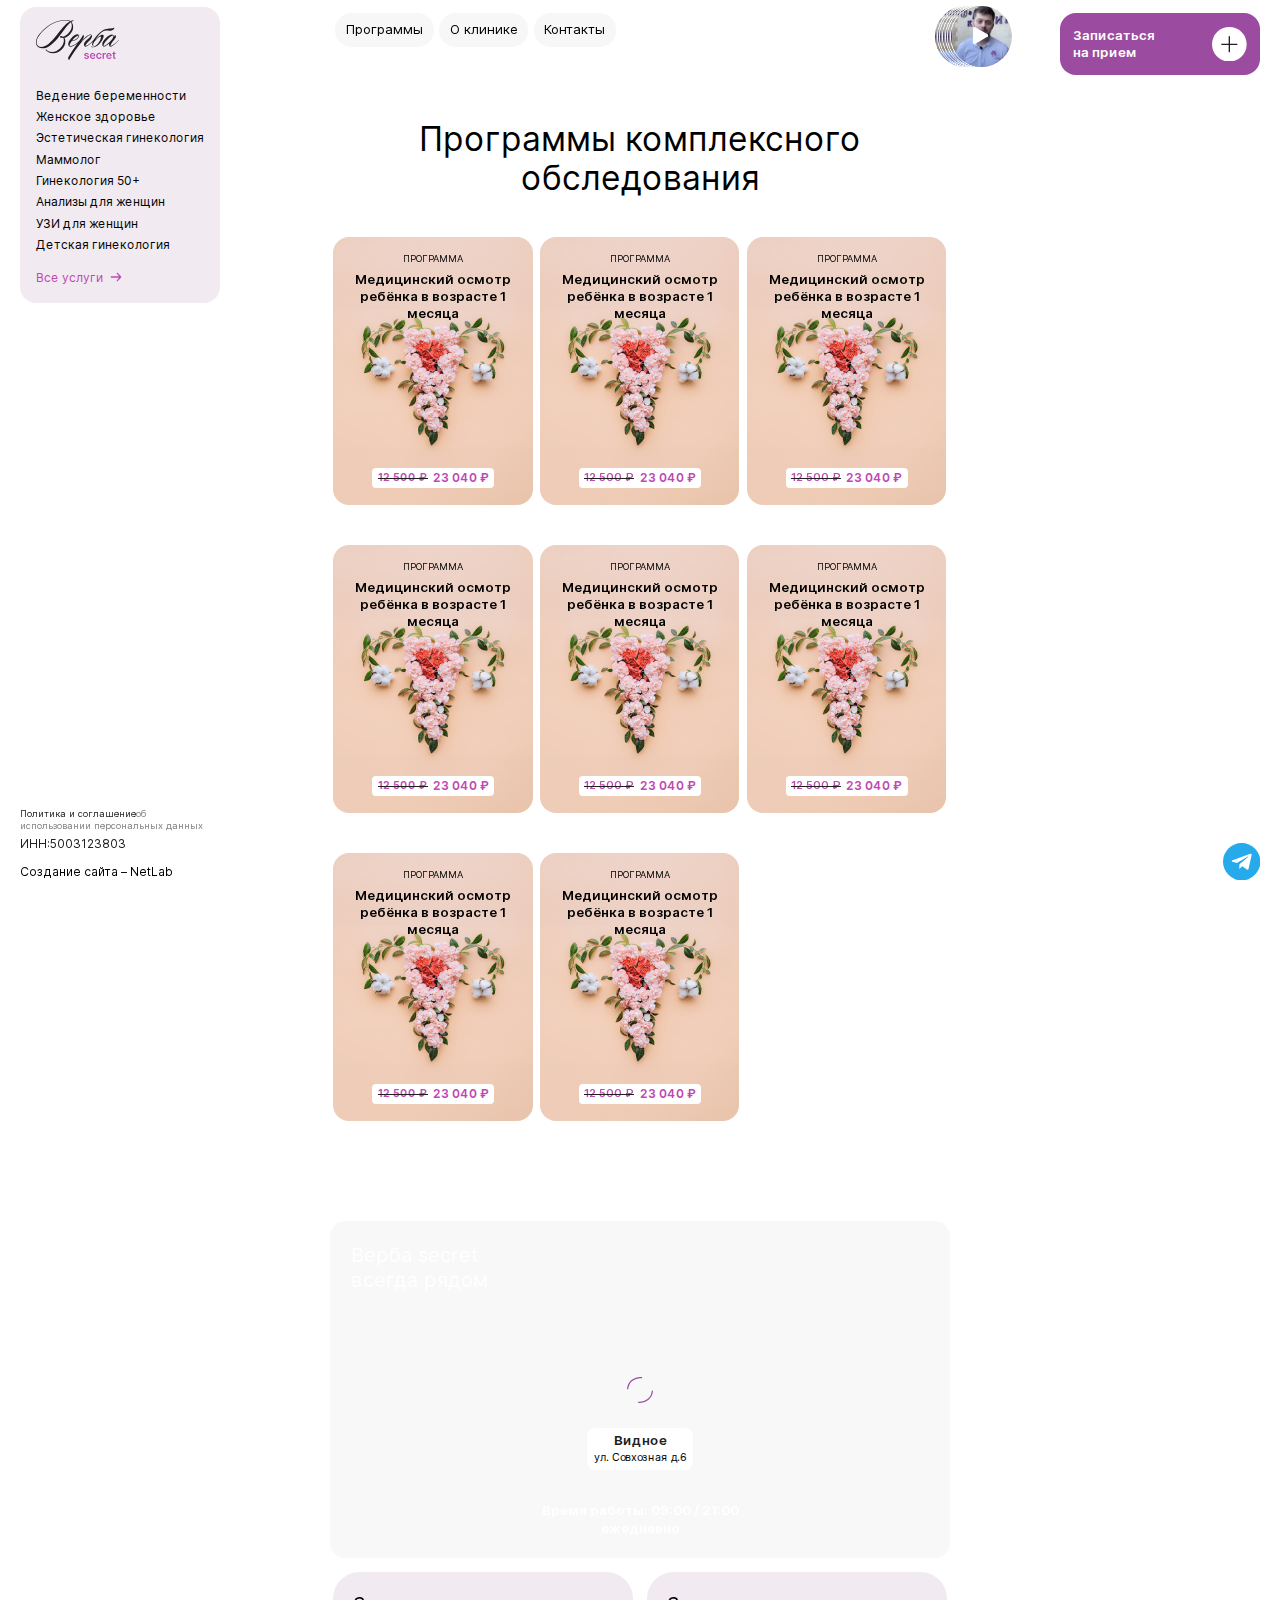
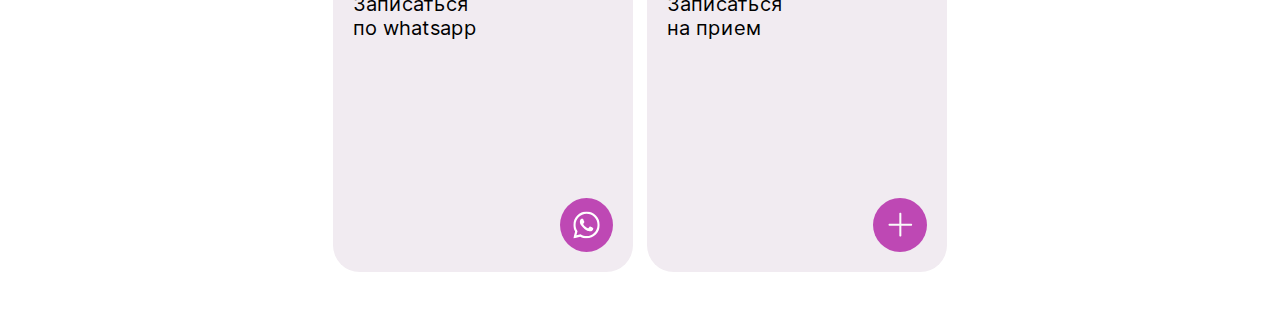
<file: programs.html>
<!DOCTYPE html>
<html lang="en">
  <head>
    <meta charset="UTF-8">
    <meta name="viewport" content="width=device-width,initial-scale=1">
    <link rel="shortcut icon" href="favicon-32x32.png" type="image/png">
    <meta http-equiv="X-UA-Compatible" content="ie=edge">
    <meta name="theme-color" content="#111111">
    <title>verba</title>
    <link rel="stylesheet" href="css/main.css"><script src="https://api-maps.yandex.ru/v3/?apikey=80d825c5-161d-4e34-93fd-4458214443eb&lang=ru_RU"></script>
  </head>
  <!--body -->
  <body class="programsPage">
    <div class="header-top"><a class="header-top__logo" href="/"><img src="img/logo.svg" alt=""></a>
      <div class="header-top__order" js-modal-open data-modal-name="appoint-form">записаться</div>
      <div class="header-top__burger" js-sidebar>
        <div class="burger-item burger-first"></div>
        <div class="burger-item burger-second"></div>
        <div class="burger-item burger-third"> </div>
      </div>
    </div>
    <div class="header-sidebar">
      <div class="header-sidebar__step" data-step-name="first">
        <div class="header-sidebar__row" js-open-step data-step-name="servicses">
          <div class="h1">Наши услуги</div>
        </div><a class="header-sidebar__row" href="/programs">
          <div class="h1">Программы</div></a>
        <div class="header-sidebar__row"> 
          <div class="h1">О клинике</div>
        </div><a class="header-sidebar__row" href="/programs"> 
          <div class="h1">Контакты</div></a><a class="main__consultation" href="#">
          <p>Записаться на консультацию через<span>WhatsApp</span></p></a>
        <div class="header__info">
           Время работы: 09:00 / 21:00 ежедневно</div>
      </div>
      <div class="header-sidebar__step" data-step-name="servicses">
        <div class="header-sidebar__grid">
          <div class="header-sidebar__el header-sidebar__back"><svg width="41" height="40" viewBox="0 0 41 40" fill="none" xmlns="http://www.w3.org/2000/svg">
<path d="M19.5 30L9.5 19.7488M9.5 19.7488L19.5 10M9.5 19.7488L31.5 19.7488" stroke="#202020" stroke-width="1.5" stroke-linecap="round" stroke-linejoin="round"/>
</svg>
            <p>Вернуться <br> назад</p>
          </div>
          <div class="header-sidebar__el"><svg width="41" height="40" viewBox="0 0 41 40" fill="none" xmlns="http://www.w3.org/2000/svg">
<g clip-path="url(#clip0_6209_3062)">
<circle cx="20.5" cy="20" r="19.25" stroke="#202020" stroke-width="1.5"/>
<path d="M26.55 22.1C26.8814 22.3485 27.3515 22.2814 27.6 21.95C27.8485 21.6186 27.7814 21.1485 27.45 20.9L26.55 22.1ZM24.9547 32.515C25.2391 32.8161 25.7138 32.8297 26.015 32.5453C26.3161 32.2609 26.3297 31.7862 26.0453 31.485L24.9547 32.515ZM12.8767 30.7602C12.4681 30.8283 12.1921 31.2147 12.2602 31.6233C12.3283 32.0319 12.7147 32.3079 13.1233 32.2398L12.8767 30.7602ZM7 19L6.34438 19.3642L6.53879 19.7142L6.93772 19.7474L7 19ZM24.2785 22.3036C23.894 22.1498 23.4575 22.3369 23.3036 22.7215C23.1498 23.106 23.3369 23.5425 23.7215 23.6964L24.2785 22.3036ZM14.9235 23.119C15.2654 22.8851 15.3529 22.4183 15.119 22.0765C14.8851 21.7346 14.4183 21.6471 14.0765 21.881L14.9235 23.119ZM35.1819 18.2724C34.7801 18.1719 34.3729 18.4163 34.2724 18.8181C34.1719 19.2199 34.4163 19.6271 34.8181 19.7276L35.1819 18.2724ZM33.3721 20.8488C33.0125 20.6433 32.5543 20.7683 32.3488 21.1279C32.1433 21.4875 32.2683 21.9457 32.6279 22.1512L33.3721 20.8488ZM19.4426 -0.00172353C18.6575 0.870516 17.5617 2.3296 16.8108 3.90174C16.0845 5.42219 15.5611 7.29911 16.3292 8.83541L17.6708 8.16459C17.239 7.30089 17.4655 6.01114 18.1643 4.54826C18.8384 3.13706 19.8425 1.79615 20.5575 1.00172L19.4426 -0.00172353ZM16.3292 8.83541C17.1596 10.4961 18.2872 11.3408 19.0781 12.01C19.4819 12.3518 19.7642 12.6184 19.9563 12.9152C20.1332 13.1887 20.25 13.5152 20.25 14H21.75C21.75 13.2348 21.5543 12.6238 21.2156 12.1004C20.8921 11.6003 20.4556 11.2107 20.047 10.865C19.2129 10.1592 18.3405 9.50386 17.6708 8.16459L16.3292 8.83541ZM20.25 14C20.25 14.2942 20.115 14.697 19.7962 15.2001C19.4849 15.6913 19.0416 16.2102 18.5322 16.7197C17.5137 17.7382 16.3052 18.6452 15.584 19.126L16.416 20.374C17.1948 19.8548 18.4863 18.8868 19.5928 17.7803C20.1459 17.2273 20.6714 16.6212 21.0632 16.0031C21.4475 15.3967 21.75 14.7058 21.75 14H20.25ZM38.416 11.876C37.1507 11.0324 35.1845 9.84459 33.0497 9.33314C30.888 8.81523 28.4623 8.97704 26.4697 10.9697L27.5303 12.0303C29.0377 10.523 30.862 10.3514 32.7003 10.7919C34.5655 11.2387 36.3493 12.3009 37.584 13.124L38.416 11.876ZM26.4697 10.9697C22.7383 14.7011 23.0701 18.4828 23.2602 19.6233L24.7398 19.3767C24.5965 18.5172 24.2617 15.2989 27.5303 12.0303L26.4697 10.9697ZM27.45 20.9C26.4105 20.1204 24.7341 19.0939 23.075 18.5721C22.2464 18.3114 21.3651 18.1582 20.5447 18.2675C19.6972 18.3804 18.9141 18.7768 18.376 19.584L19.624 20.416C19.8859 20.0232 20.2528 19.8196 20.7427 19.7544C21.2599 19.6855 21.9036 19.7761 22.625 20.0029C24.0659 20.4561 25.5895 21.3796 26.55 22.1L27.45 20.9ZM18.376 19.584C17.8024 20.4444 17.8896 21.5435 18.1867 22.5582C18.4926 23.6032 19.0775 24.7553 19.7771 25.8929L21.0548 25.1071C20.3854 24.0187 19.8781 22.9971 19.6262 22.1367C19.3655 21.2461 19.4292 20.7082 19.624 20.416L18.376 19.584ZM19.7771 25.8929C21.295 28.3611 23.4619 30.9343 24.9547 32.515L26.0453 31.485C24.5929 29.9473 22.5 27.457 21.0548 25.1071L19.7771 25.8929ZM19.6943 25.2956C19.2833 26.7472 17.3301 30.018 12.8767 30.7602L13.1233 32.2398C18.2699 31.382 20.6047 27.5861 21.1376 25.7044L19.6943 25.2956ZM19.0623 19.2526L7.06228 18.2526L6.93772 19.7474L18.9377 20.7474L19.0623 19.2526ZM7.65562 18.6358C7.20117 17.8178 6.343 16.693 5.2135 16.0386C4.63816 15.7052 3.96332 15.4777 3.22349 15.5085C2.47486 15.5396 1.72927 15.8327 1.01986 16.4238L1.98014 17.5762C2.47073 17.1673 2.90847 17.0229 3.28588 17.0072C3.67209 16.9911 4.066 17.1073 4.4615 17.3364C5.27366 17.807 5.9655 18.6822 6.34438 19.3642L7.65562 18.6358ZM39.3106 20.2046C38.5936 21.8777 37.5119 23.5621 36.309 24.9454C35.0955 26.3409 33.8139 27.3667 32.7215 27.8036L33.2785 29.1964C34.6861 28.6333 36.1545 27.4091 37.441 25.9296C38.7381 24.4379 39.9064 22.6223 40.6894 20.7954L39.3106 20.2046ZM33.4269 27.8834C32.3364 27.1284 30.5771 25.9471 28.8368 24.8526C27.1173 23.7712 25.3522 22.7331 24.2785 22.3036L23.7215 23.6964C24.6478 24.0669 26.2994 25.0288 28.0382 26.1224C29.7562 27.2029 31.4969 28.3716 32.5731 29.1166L33.4269 27.8834ZM32.25 28.5C32.25 30.4971 31.1221 35.1004 26.6646 37.3292L27.3354 38.6708C32.4779 36.0996 33.75 30.8362 33.75 28.5H32.25ZM14.0765 21.881C13.4431 22.3144 12.6877 22.8248 11.8984 23.3904L12.7721 24.6096C13.5443 24.0563 14.2811 23.5585 14.9235 23.119L14.0765 21.881ZM11.8984 23.3904C10.3395 24.5074 8.59602 25.8759 7.28883 27.3946C5.99529 28.8973 5.01644 30.6782 5.25579 32.593L6.74421 32.407C6.58428 31.1276 7.22552 29.7674 8.42566 28.3731C9.61215 26.9947 11.236 25.7104 12.7721 24.6096L11.8984 23.3904ZM12.3352 23.25C11.2884 23.25 9.87552 23.2268 8.52648 23.1536C7.15924 23.0794 5.91829 22.9565 5.1819 22.7724L4.8181 24.2276C5.70868 24.4503 7.07949 24.5773 8.44519 24.6514C9.82909 24.7265 11.2704 24.75 12.3352 24.75V23.25ZM5.1819 22.7724C3.34668 22.3136 2.08347 21.1892 1.69636 20.2215L0.303643 20.7785C0.916535 22.3108 2.65332 23.6864 4.8181 24.2276L5.1819 22.7724ZM34.8181 19.7276C35.282 19.8436 35.5523 20.4248 35.3625 20.9183C35.2893 21.1086 35.1548 21.2417 34.9232 21.288C34.6594 21.3408 34.1609 21.2995 33.3721 20.8488L32.6279 22.1512C33.5891 22.7005 34.4656 22.9092 35.2174 22.7589C36.0014 22.6021 36.5232 22.0789 36.7625 21.4567C37.1977 20.3252 36.718 18.6564 35.1819 18.2724L34.8181 19.7276Z" fill="#202020"/>
</g>
<defs>
<clipPath id="clip0_6209_3062">
<rect width="40" height="40" fill="white" transform="translate(0.5)"/>
</clipPath>
</defs>
</svg>
            <p>Ведение беременности</p>
          </div>
          <div class="header-sidebar__el"><svg width="41" height="40" viewBox="0 0 41 40" fill="none" xmlns="http://www.w3.org/2000/svg">
<g clip-path="url(#clip0_6209_3062)">
<circle cx="20.5" cy="20" r="19.25" stroke="#202020" stroke-width="1.5"/>
<path d="M26.55 22.1C26.8814 22.3485 27.3515 22.2814 27.6 21.95C27.8485 21.6186 27.7814 21.1485 27.45 20.9L26.55 22.1ZM24.9547 32.515C25.2391 32.8161 25.7138 32.8297 26.015 32.5453C26.3161 32.2609 26.3297 31.7862 26.0453 31.485L24.9547 32.515ZM12.8767 30.7602C12.4681 30.8283 12.1921 31.2147 12.2602 31.6233C12.3283 32.0319 12.7147 32.3079 13.1233 32.2398L12.8767 30.7602ZM7 19L6.34438 19.3642L6.53879 19.7142L6.93772 19.7474L7 19ZM24.2785 22.3036C23.894 22.1498 23.4575 22.3369 23.3036 22.7215C23.1498 23.106 23.3369 23.5425 23.7215 23.6964L24.2785 22.3036ZM14.9235 23.119C15.2654 22.8851 15.3529 22.4183 15.119 22.0765C14.8851 21.7346 14.4183 21.6471 14.0765 21.881L14.9235 23.119ZM35.1819 18.2724C34.7801 18.1719 34.3729 18.4163 34.2724 18.8181C34.1719 19.2199 34.4163 19.6271 34.8181 19.7276L35.1819 18.2724ZM33.3721 20.8488C33.0125 20.6433 32.5543 20.7683 32.3488 21.1279C32.1433 21.4875 32.2683 21.9457 32.6279 22.1512L33.3721 20.8488ZM19.4426 -0.00172353C18.6575 0.870516 17.5617 2.3296 16.8108 3.90174C16.0845 5.42219 15.5611 7.29911 16.3292 8.83541L17.6708 8.16459C17.239 7.30089 17.4655 6.01114 18.1643 4.54826C18.8384 3.13706 19.8425 1.79615 20.5575 1.00172L19.4426 -0.00172353ZM16.3292 8.83541C17.1596 10.4961 18.2872 11.3408 19.0781 12.01C19.4819 12.3518 19.7642 12.6184 19.9563 12.9152C20.1332 13.1887 20.25 13.5152 20.25 14H21.75C21.75 13.2348 21.5543 12.6238 21.2156 12.1004C20.8921 11.6003 20.4556 11.2107 20.047 10.865C19.2129 10.1592 18.3405 9.50386 17.6708 8.16459L16.3292 8.83541ZM20.25 14C20.25 14.2942 20.115 14.697 19.7962 15.2001C19.4849 15.6913 19.0416 16.2102 18.5322 16.7197C17.5137 17.7382 16.3052 18.6452 15.584 19.126L16.416 20.374C17.1948 19.8548 18.4863 18.8868 19.5928 17.7803C20.1459 17.2273 20.6714 16.6212 21.0632 16.0031C21.4475 15.3967 21.75 14.7058 21.75 14H20.25ZM38.416 11.876C37.1507 11.0324 35.1845 9.84459 33.0497 9.33314C30.888 8.81523 28.4623 8.97704 26.4697 10.9697L27.5303 12.0303C29.0377 10.523 30.862 10.3514 32.7003 10.7919C34.5655 11.2387 36.3493 12.3009 37.584 13.124L38.416 11.876ZM26.4697 10.9697C22.7383 14.7011 23.0701 18.4828 23.2602 19.6233L24.7398 19.3767C24.5965 18.5172 24.2617 15.2989 27.5303 12.0303L26.4697 10.9697ZM27.45 20.9C26.4105 20.1204 24.7341 19.0939 23.075 18.5721C22.2464 18.3114 21.3651 18.1582 20.5447 18.2675C19.6972 18.3804 18.9141 18.7768 18.376 19.584L19.624 20.416C19.8859 20.0232 20.2528 19.8196 20.7427 19.7544C21.2599 19.6855 21.9036 19.7761 22.625 20.0029C24.0659 20.4561 25.5895 21.3796 26.55 22.1L27.45 20.9ZM18.376 19.584C17.8024 20.4444 17.8896 21.5435 18.1867 22.5582C18.4926 23.6032 19.0775 24.7553 19.7771 25.8929L21.0548 25.1071C20.3854 24.0187 19.8781 22.9971 19.6262 22.1367C19.3655 21.2461 19.4292 20.7082 19.624 20.416L18.376 19.584ZM19.7771 25.8929C21.295 28.3611 23.4619 30.9343 24.9547 32.515L26.0453 31.485C24.5929 29.9473 22.5 27.457 21.0548 25.1071L19.7771 25.8929ZM19.6943 25.2956C19.2833 26.7472 17.3301 30.018 12.8767 30.7602L13.1233 32.2398C18.2699 31.382 20.6047 27.5861 21.1376 25.7044L19.6943 25.2956ZM19.0623 19.2526L7.06228 18.2526L6.93772 19.7474L18.9377 20.7474L19.0623 19.2526ZM7.65562 18.6358C7.20117 17.8178 6.343 16.693 5.2135 16.0386C4.63816 15.7052 3.96332 15.4777 3.22349 15.5085C2.47486 15.5396 1.72927 15.8327 1.01986 16.4238L1.98014 17.5762C2.47073 17.1673 2.90847 17.0229 3.28588 17.0072C3.67209 16.9911 4.066 17.1073 4.4615 17.3364C5.27366 17.807 5.9655 18.6822 6.34438 19.3642L7.65562 18.6358ZM39.3106 20.2046C38.5936 21.8777 37.5119 23.5621 36.309 24.9454C35.0955 26.3409 33.8139 27.3667 32.7215 27.8036L33.2785 29.1964C34.6861 28.6333 36.1545 27.4091 37.441 25.9296C38.7381 24.4379 39.9064 22.6223 40.6894 20.7954L39.3106 20.2046ZM33.4269 27.8834C32.3364 27.1284 30.5771 25.9471 28.8368 24.8526C27.1173 23.7712 25.3522 22.7331 24.2785 22.3036L23.7215 23.6964C24.6478 24.0669 26.2994 25.0288 28.0382 26.1224C29.7562 27.2029 31.4969 28.3716 32.5731 29.1166L33.4269 27.8834ZM32.25 28.5C32.25 30.4971 31.1221 35.1004 26.6646 37.3292L27.3354 38.6708C32.4779 36.0996 33.75 30.8362 33.75 28.5H32.25ZM14.0765 21.881C13.4431 22.3144 12.6877 22.8248 11.8984 23.3904L12.7721 24.6096C13.5443 24.0563 14.2811 23.5585 14.9235 23.119L14.0765 21.881ZM11.8984 23.3904C10.3395 24.5074 8.59602 25.8759 7.28883 27.3946C5.99529 28.8973 5.01644 30.6782 5.25579 32.593L6.74421 32.407C6.58428 31.1276 7.22552 29.7674 8.42566 28.3731C9.61215 26.9947 11.236 25.7104 12.7721 24.6096L11.8984 23.3904ZM12.3352 23.25C11.2884 23.25 9.87552 23.2268 8.52648 23.1536C7.15924 23.0794 5.91829 22.9565 5.1819 22.7724L4.8181 24.2276C5.70868 24.4503 7.07949 24.5773 8.44519 24.6514C9.82909 24.7265 11.2704 24.75 12.3352 24.75V23.25ZM5.1819 22.7724C3.34668 22.3136 2.08347 21.1892 1.69636 20.2215L0.303643 20.7785C0.916535 22.3108 2.65332 23.6864 4.8181 24.2276L5.1819 22.7724ZM34.8181 19.7276C35.282 19.8436 35.5523 20.4248 35.3625 20.9183C35.2893 21.1086 35.1548 21.2417 34.9232 21.288C34.6594 21.3408 34.1609 21.2995 33.3721 20.8488L32.6279 22.1512C33.5891 22.7005 34.4656 22.9092 35.2174 22.7589C36.0014 22.6021 36.5232 22.0789 36.7625 21.4567C37.1977 20.3252 36.718 18.6564 35.1819 18.2724L34.8181 19.7276Z" fill="#202020"/>
</g>
<defs>
<clipPath id="clip0_6209_3062">
<rect width="40" height="40" fill="white" transform="translate(0.5)"/>
</clipPath>
</defs>
</svg>
            <p>Ведение беременности</p>
          </div>
          <div class="header-sidebar__el"><svg width="41" height="40" viewBox="0 0 41 40" fill="none" xmlns="http://www.w3.org/2000/svg">
<g clip-path="url(#clip0_6209_3062)">
<circle cx="20.5" cy="20" r="19.25" stroke="#202020" stroke-width="1.5"/>
<path d="M26.55 22.1C26.8814 22.3485 27.3515 22.2814 27.6 21.95C27.8485 21.6186 27.7814 21.1485 27.45 20.9L26.55 22.1ZM24.9547 32.515C25.2391 32.8161 25.7138 32.8297 26.015 32.5453C26.3161 32.2609 26.3297 31.7862 26.0453 31.485L24.9547 32.515ZM12.8767 30.7602C12.4681 30.8283 12.1921 31.2147 12.2602 31.6233C12.3283 32.0319 12.7147 32.3079 13.1233 32.2398L12.8767 30.7602ZM7 19L6.34438 19.3642L6.53879 19.7142L6.93772 19.7474L7 19ZM24.2785 22.3036C23.894 22.1498 23.4575 22.3369 23.3036 22.7215C23.1498 23.106 23.3369 23.5425 23.7215 23.6964L24.2785 22.3036ZM14.9235 23.119C15.2654 22.8851 15.3529 22.4183 15.119 22.0765C14.8851 21.7346 14.4183 21.6471 14.0765 21.881L14.9235 23.119ZM35.1819 18.2724C34.7801 18.1719 34.3729 18.4163 34.2724 18.8181C34.1719 19.2199 34.4163 19.6271 34.8181 19.7276L35.1819 18.2724ZM33.3721 20.8488C33.0125 20.6433 32.5543 20.7683 32.3488 21.1279C32.1433 21.4875 32.2683 21.9457 32.6279 22.1512L33.3721 20.8488ZM19.4426 -0.00172353C18.6575 0.870516 17.5617 2.3296 16.8108 3.90174C16.0845 5.42219 15.5611 7.29911 16.3292 8.83541L17.6708 8.16459C17.239 7.30089 17.4655 6.01114 18.1643 4.54826C18.8384 3.13706 19.8425 1.79615 20.5575 1.00172L19.4426 -0.00172353ZM16.3292 8.83541C17.1596 10.4961 18.2872 11.3408 19.0781 12.01C19.4819 12.3518 19.7642 12.6184 19.9563 12.9152C20.1332 13.1887 20.25 13.5152 20.25 14H21.75C21.75 13.2348 21.5543 12.6238 21.2156 12.1004C20.8921 11.6003 20.4556 11.2107 20.047 10.865C19.2129 10.1592 18.3405 9.50386 17.6708 8.16459L16.3292 8.83541ZM20.25 14C20.25 14.2942 20.115 14.697 19.7962 15.2001C19.4849 15.6913 19.0416 16.2102 18.5322 16.7197C17.5137 17.7382 16.3052 18.6452 15.584 19.126L16.416 20.374C17.1948 19.8548 18.4863 18.8868 19.5928 17.7803C20.1459 17.2273 20.6714 16.6212 21.0632 16.0031C21.4475 15.3967 21.75 14.7058 21.75 14H20.25ZM38.416 11.876C37.1507 11.0324 35.1845 9.84459 33.0497 9.33314C30.888 8.81523 28.4623 8.97704 26.4697 10.9697L27.5303 12.0303C29.0377 10.523 30.862 10.3514 32.7003 10.7919C34.5655 11.2387 36.3493 12.3009 37.584 13.124L38.416 11.876ZM26.4697 10.9697C22.7383 14.7011 23.0701 18.4828 23.2602 19.6233L24.7398 19.3767C24.5965 18.5172 24.2617 15.2989 27.5303 12.0303L26.4697 10.9697ZM27.45 20.9C26.4105 20.1204 24.7341 19.0939 23.075 18.5721C22.2464 18.3114 21.3651 18.1582 20.5447 18.2675C19.6972 18.3804 18.9141 18.7768 18.376 19.584L19.624 20.416C19.8859 20.0232 20.2528 19.8196 20.7427 19.7544C21.2599 19.6855 21.9036 19.7761 22.625 20.0029C24.0659 20.4561 25.5895 21.3796 26.55 22.1L27.45 20.9ZM18.376 19.584C17.8024 20.4444 17.8896 21.5435 18.1867 22.5582C18.4926 23.6032 19.0775 24.7553 19.7771 25.8929L21.0548 25.1071C20.3854 24.0187 19.8781 22.9971 19.6262 22.1367C19.3655 21.2461 19.4292 20.7082 19.624 20.416L18.376 19.584ZM19.7771 25.8929C21.295 28.3611 23.4619 30.9343 24.9547 32.515L26.0453 31.485C24.5929 29.9473 22.5 27.457 21.0548 25.1071L19.7771 25.8929ZM19.6943 25.2956C19.2833 26.7472 17.3301 30.018 12.8767 30.7602L13.1233 32.2398C18.2699 31.382 20.6047 27.5861 21.1376 25.7044L19.6943 25.2956ZM19.0623 19.2526L7.06228 18.2526L6.93772 19.7474L18.9377 20.7474L19.0623 19.2526ZM7.65562 18.6358C7.20117 17.8178 6.343 16.693 5.2135 16.0386C4.63816 15.7052 3.96332 15.4777 3.22349 15.5085C2.47486 15.5396 1.72927 15.8327 1.01986 16.4238L1.98014 17.5762C2.47073 17.1673 2.90847 17.0229 3.28588 17.0072C3.67209 16.9911 4.066 17.1073 4.4615 17.3364C5.27366 17.807 5.9655 18.6822 6.34438 19.3642L7.65562 18.6358ZM39.3106 20.2046C38.5936 21.8777 37.5119 23.5621 36.309 24.9454C35.0955 26.3409 33.8139 27.3667 32.7215 27.8036L33.2785 29.1964C34.6861 28.6333 36.1545 27.4091 37.441 25.9296C38.7381 24.4379 39.9064 22.6223 40.6894 20.7954L39.3106 20.2046ZM33.4269 27.8834C32.3364 27.1284 30.5771 25.9471 28.8368 24.8526C27.1173 23.7712 25.3522 22.7331 24.2785 22.3036L23.7215 23.6964C24.6478 24.0669 26.2994 25.0288 28.0382 26.1224C29.7562 27.2029 31.4969 28.3716 32.5731 29.1166L33.4269 27.8834ZM32.25 28.5C32.25 30.4971 31.1221 35.1004 26.6646 37.3292L27.3354 38.6708C32.4779 36.0996 33.75 30.8362 33.75 28.5H32.25ZM14.0765 21.881C13.4431 22.3144 12.6877 22.8248 11.8984 23.3904L12.7721 24.6096C13.5443 24.0563 14.2811 23.5585 14.9235 23.119L14.0765 21.881ZM11.8984 23.3904C10.3395 24.5074 8.59602 25.8759 7.28883 27.3946C5.99529 28.8973 5.01644 30.6782 5.25579 32.593L6.74421 32.407C6.58428 31.1276 7.22552 29.7674 8.42566 28.3731C9.61215 26.9947 11.236 25.7104 12.7721 24.6096L11.8984 23.3904ZM12.3352 23.25C11.2884 23.25 9.87552 23.2268 8.52648 23.1536C7.15924 23.0794 5.91829 22.9565 5.1819 22.7724L4.8181 24.2276C5.70868 24.4503 7.07949 24.5773 8.44519 24.6514C9.82909 24.7265 11.2704 24.75 12.3352 24.75V23.25ZM5.1819 22.7724C3.34668 22.3136 2.08347 21.1892 1.69636 20.2215L0.303643 20.7785C0.916535 22.3108 2.65332 23.6864 4.8181 24.2276L5.1819 22.7724ZM34.8181 19.7276C35.282 19.8436 35.5523 20.4248 35.3625 20.9183C35.2893 21.1086 35.1548 21.2417 34.9232 21.288C34.6594 21.3408 34.1609 21.2995 33.3721 20.8488L32.6279 22.1512C33.5891 22.7005 34.4656 22.9092 35.2174 22.7589C36.0014 22.6021 36.5232 22.0789 36.7625 21.4567C37.1977 20.3252 36.718 18.6564 35.1819 18.2724L34.8181 19.7276Z" fill="#202020"/>
</g>
<defs>
<clipPath id="clip0_6209_3062">
<rect width="40" height="40" fill="white" transform="translate(0.5)"/>
</clipPath>
</defs>
</svg>
            <p>Ведение беременности</p>
          </div>
          <div class="header-sidebar__el"><svg width="41" height="40" viewBox="0 0 41 40" fill="none" xmlns="http://www.w3.org/2000/svg">
<g clip-path="url(#clip0_6209_3062)">
<circle cx="20.5" cy="20" r="19.25" stroke="#202020" stroke-width="1.5"/>
<path d="M26.55 22.1C26.8814 22.3485 27.3515 22.2814 27.6 21.95C27.8485 21.6186 27.7814 21.1485 27.45 20.9L26.55 22.1ZM24.9547 32.515C25.2391 32.8161 25.7138 32.8297 26.015 32.5453C26.3161 32.2609 26.3297 31.7862 26.0453 31.485L24.9547 32.515ZM12.8767 30.7602C12.4681 30.8283 12.1921 31.2147 12.2602 31.6233C12.3283 32.0319 12.7147 32.3079 13.1233 32.2398L12.8767 30.7602ZM7 19L6.34438 19.3642L6.53879 19.7142L6.93772 19.7474L7 19ZM24.2785 22.3036C23.894 22.1498 23.4575 22.3369 23.3036 22.7215C23.1498 23.106 23.3369 23.5425 23.7215 23.6964L24.2785 22.3036ZM14.9235 23.119C15.2654 22.8851 15.3529 22.4183 15.119 22.0765C14.8851 21.7346 14.4183 21.6471 14.0765 21.881L14.9235 23.119ZM35.1819 18.2724C34.7801 18.1719 34.3729 18.4163 34.2724 18.8181C34.1719 19.2199 34.4163 19.6271 34.8181 19.7276L35.1819 18.2724ZM33.3721 20.8488C33.0125 20.6433 32.5543 20.7683 32.3488 21.1279C32.1433 21.4875 32.2683 21.9457 32.6279 22.1512L33.3721 20.8488ZM19.4426 -0.00172353C18.6575 0.870516 17.5617 2.3296 16.8108 3.90174C16.0845 5.42219 15.5611 7.29911 16.3292 8.83541L17.6708 8.16459C17.239 7.30089 17.4655 6.01114 18.1643 4.54826C18.8384 3.13706 19.8425 1.79615 20.5575 1.00172L19.4426 -0.00172353ZM16.3292 8.83541C17.1596 10.4961 18.2872 11.3408 19.0781 12.01C19.4819 12.3518 19.7642 12.6184 19.9563 12.9152C20.1332 13.1887 20.25 13.5152 20.25 14H21.75C21.75 13.2348 21.5543 12.6238 21.2156 12.1004C20.8921 11.6003 20.4556 11.2107 20.047 10.865C19.2129 10.1592 18.3405 9.50386 17.6708 8.16459L16.3292 8.83541ZM20.25 14C20.25 14.2942 20.115 14.697 19.7962 15.2001C19.4849 15.6913 19.0416 16.2102 18.5322 16.7197C17.5137 17.7382 16.3052 18.6452 15.584 19.126L16.416 20.374C17.1948 19.8548 18.4863 18.8868 19.5928 17.7803C20.1459 17.2273 20.6714 16.6212 21.0632 16.0031C21.4475 15.3967 21.75 14.7058 21.75 14H20.25ZM38.416 11.876C37.1507 11.0324 35.1845 9.84459 33.0497 9.33314C30.888 8.81523 28.4623 8.97704 26.4697 10.9697L27.5303 12.0303C29.0377 10.523 30.862 10.3514 32.7003 10.7919C34.5655 11.2387 36.3493 12.3009 37.584 13.124L38.416 11.876ZM26.4697 10.9697C22.7383 14.7011 23.0701 18.4828 23.2602 19.6233L24.7398 19.3767C24.5965 18.5172 24.2617 15.2989 27.5303 12.0303L26.4697 10.9697ZM27.45 20.9C26.4105 20.1204 24.7341 19.0939 23.075 18.5721C22.2464 18.3114 21.3651 18.1582 20.5447 18.2675C19.6972 18.3804 18.9141 18.7768 18.376 19.584L19.624 20.416C19.8859 20.0232 20.2528 19.8196 20.7427 19.7544C21.2599 19.6855 21.9036 19.7761 22.625 20.0029C24.0659 20.4561 25.5895 21.3796 26.55 22.1L27.45 20.9ZM18.376 19.584C17.8024 20.4444 17.8896 21.5435 18.1867 22.5582C18.4926 23.6032 19.0775 24.7553 19.7771 25.8929L21.0548 25.1071C20.3854 24.0187 19.8781 22.9971 19.6262 22.1367C19.3655 21.2461 19.4292 20.7082 19.624 20.416L18.376 19.584ZM19.7771 25.8929C21.295 28.3611 23.4619 30.9343 24.9547 32.515L26.0453 31.485C24.5929 29.9473 22.5 27.457 21.0548 25.1071L19.7771 25.8929ZM19.6943 25.2956C19.2833 26.7472 17.3301 30.018 12.8767 30.7602L13.1233 32.2398C18.2699 31.382 20.6047 27.5861 21.1376 25.7044L19.6943 25.2956ZM19.0623 19.2526L7.06228 18.2526L6.93772 19.7474L18.9377 20.7474L19.0623 19.2526ZM7.65562 18.6358C7.20117 17.8178 6.343 16.693 5.2135 16.0386C4.63816 15.7052 3.96332 15.4777 3.22349 15.5085C2.47486 15.5396 1.72927 15.8327 1.01986 16.4238L1.98014 17.5762C2.47073 17.1673 2.90847 17.0229 3.28588 17.0072C3.67209 16.9911 4.066 17.1073 4.4615 17.3364C5.27366 17.807 5.9655 18.6822 6.34438 19.3642L7.65562 18.6358ZM39.3106 20.2046C38.5936 21.8777 37.5119 23.5621 36.309 24.9454C35.0955 26.3409 33.8139 27.3667 32.7215 27.8036L33.2785 29.1964C34.6861 28.6333 36.1545 27.4091 37.441 25.9296C38.7381 24.4379 39.9064 22.6223 40.6894 20.7954L39.3106 20.2046ZM33.4269 27.8834C32.3364 27.1284 30.5771 25.9471 28.8368 24.8526C27.1173 23.7712 25.3522 22.7331 24.2785 22.3036L23.7215 23.6964C24.6478 24.0669 26.2994 25.0288 28.0382 26.1224C29.7562 27.2029 31.4969 28.3716 32.5731 29.1166L33.4269 27.8834ZM32.25 28.5C32.25 30.4971 31.1221 35.1004 26.6646 37.3292L27.3354 38.6708C32.4779 36.0996 33.75 30.8362 33.75 28.5H32.25ZM14.0765 21.881C13.4431 22.3144 12.6877 22.8248 11.8984 23.3904L12.7721 24.6096C13.5443 24.0563 14.2811 23.5585 14.9235 23.119L14.0765 21.881ZM11.8984 23.3904C10.3395 24.5074 8.59602 25.8759 7.28883 27.3946C5.99529 28.8973 5.01644 30.6782 5.25579 32.593L6.74421 32.407C6.58428 31.1276 7.22552 29.7674 8.42566 28.3731C9.61215 26.9947 11.236 25.7104 12.7721 24.6096L11.8984 23.3904ZM12.3352 23.25C11.2884 23.25 9.87552 23.2268 8.52648 23.1536C7.15924 23.0794 5.91829 22.9565 5.1819 22.7724L4.8181 24.2276C5.70868 24.4503 7.07949 24.5773 8.44519 24.6514C9.82909 24.7265 11.2704 24.75 12.3352 24.75V23.25ZM5.1819 22.7724C3.34668 22.3136 2.08347 21.1892 1.69636 20.2215L0.303643 20.7785C0.916535 22.3108 2.65332 23.6864 4.8181 24.2276L5.1819 22.7724ZM34.8181 19.7276C35.282 19.8436 35.5523 20.4248 35.3625 20.9183C35.2893 21.1086 35.1548 21.2417 34.9232 21.288C34.6594 21.3408 34.1609 21.2995 33.3721 20.8488L32.6279 22.1512C33.5891 22.7005 34.4656 22.9092 35.2174 22.7589C36.0014 22.6021 36.5232 22.0789 36.7625 21.4567C37.1977 20.3252 36.718 18.6564 35.1819 18.2724L34.8181 19.7276Z" fill="#202020"/>
</g>
<defs>
<clipPath id="clip0_6209_3062">
<rect width="40" height="40" fill="white" transform="translate(0.5)"/>
</clipPath>
</defs>
</svg>
            <p>Ведение беременности</p>
          </div>
          <div class="header-sidebar__el"><svg width="41" height="40" viewBox="0 0 41 40" fill="none" xmlns="http://www.w3.org/2000/svg">
<g clip-path="url(#clip0_6209_3062)">
<circle cx="20.5" cy="20" r="19.25" stroke="#202020" stroke-width="1.5"/>
<path d="M26.55 22.1C26.8814 22.3485 27.3515 22.2814 27.6 21.95C27.8485 21.6186 27.7814 21.1485 27.45 20.9L26.55 22.1ZM24.9547 32.515C25.2391 32.8161 25.7138 32.8297 26.015 32.5453C26.3161 32.2609 26.3297 31.7862 26.0453 31.485L24.9547 32.515ZM12.8767 30.7602C12.4681 30.8283 12.1921 31.2147 12.2602 31.6233C12.3283 32.0319 12.7147 32.3079 13.1233 32.2398L12.8767 30.7602ZM7 19L6.34438 19.3642L6.53879 19.7142L6.93772 19.7474L7 19ZM24.2785 22.3036C23.894 22.1498 23.4575 22.3369 23.3036 22.7215C23.1498 23.106 23.3369 23.5425 23.7215 23.6964L24.2785 22.3036ZM14.9235 23.119C15.2654 22.8851 15.3529 22.4183 15.119 22.0765C14.8851 21.7346 14.4183 21.6471 14.0765 21.881L14.9235 23.119ZM35.1819 18.2724C34.7801 18.1719 34.3729 18.4163 34.2724 18.8181C34.1719 19.2199 34.4163 19.6271 34.8181 19.7276L35.1819 18.2724ZM33.3721 20.8488C33.0125 20.6433 32.5543 20.7683 32.3488 21.1279C32.1433 21.4875 32.2683 21.9457 32.6279 22.1512L33.3721 20.8488ZM19.4426 -0.00172353C18.6575 0.870516 17.5617 2.3296 16.8108 3.90174C16.0845 5.42219 15.5611 7.29911 16.3292 8.83541L17.6708 8.16459C17.239 7.30089 17.4655 6.01114 18.1643 4.54826C18.8384 3.13706 19.8425 1.79615 20.5575 1.00172L19.4426 -0.00172353ZM16.3292 8.83541C17.1596 10.4961 18.2872 11.3408 19.0781 12.01C19.4819 12.3518 19.7642 12.6184 19.9563 12.9152C20.1332 13.1887 20.25 13.5152 20.25 14H21.75C21.75 13.2348 21.5543 12.6238 21.2156 12.1004C20.8921 11.6003 20.4556 11.2107 20.047 10.865C19.2129 10.1592 18.3405 9.50386 17.6708 8.16459L16.3292 8.83541ZM20.25 14C20.25 14.2942 20.115 14.697 19.7962 15.2001C19.4849 15.6913 19.0416 16.2102 18.5322 16.7197C17.5137 17.7382 16.3052 18.6452 15.584 19.126L16.416 20.374C17.1948 19.8548 18.4863 18.8868 19.5928 17.7803C20.1459 17.2273 20.6714 16.6212 21.0632 16.0031C21.4475 15.3967 21.75 14.7058 21.75 14H20.25ZM38.416 11.876C37.1507 11.0324 35.1845 9.84459 33.0497 9.33314C30.888 8.81523 28.4623 8.97704 26.4697 10.9697L27.5303 12.0303C29.0377 10.523 30.862 10.3514 32.7003 10.7919C34.5655 11.2387 36.3493 12.3009 37.584 13.124L38.416 11.876ZM26.4697 10.9697C22.7383 14.7011 23.0701 18.4828 23.2602 19.6233L24.7398 19.3767C24.5965 18.5172 24.2617 15.2989 27.5303 12.0303L26.4697 10.9697ZM27.45 20.9C26.4105 20.1204 24.7341 19.0939 23.075 18.5721C22.2464 18.3114 21.3651 18.1582 20.5447 18.2675C19.6972 18.3804 18.9141 18.7768 18.376 19.584L19.624 20.416C19.8859 20.0232 20.2528 19.8196 20.7427 19.7544C21.2599 19.6855 21.9036 19.7761 22.625 20.0029C24.0659 20.4561 25.5895 21.3796 26.55 22.1L27.45 20.9ZM18.376 19.584C17.8024 20.4444 17.8896 21.5435 18.1867 22.5582C18.4926 23.6032 19.0775 24.7553 19.7771 25.8929L21.0548 25.1071C20.3854 24.0187 19.8781 22.9971 19.6262 22.1367C19.3655 21.2461 19.4292 20.7082 19.624 20.416L18.376 19.584ZM19.7771 25.8929C21.295 28.3611 23.4619 30.9343 24.9547 32.515L26.0453 31.485C24.5929 29.9473 22.5 27.457 21.0548 25.1071L19.7771 25.8929ZM19.6943 25.2956C19.2833 26.7472 17.3301 30.018 12.8767 30.7602L13.1233 32.2398C18.2699 31.382 20.6047 27.5861 21.1376 25.7044L19.6943 25.2956ZM19.0623 19.2526L7.06228 18.2526L6.93772 19.7474L18.9377 20.7474L19.0623 19.2526ZM7.65562 18.6358C7.20117 17.8178 6.343 16.693 5.2135 16.0386C4.63816 15.7052 3.96332 15.4777 3.22349 15.5085C2.47486 15.5396 1.72927 15.8327 1.01986 16.4238L1.98014 17.5762C2.47073 17.1673 2.90847 17.0229 3.28588 17.0072C3.67209 16.9911 4.066 17.1073 4.4615 17.3364C5.27366 17.807 5.9655 18.6822 6.34438 19.3642L7.65562 18.6358ZM39.3106 20.2046C38.5936 21.8777 37.5119 23.5621 36.309 24.9454C35.0955 26.3409 33.8139 27.3667 32.7215 27.8036L33.2785 29.1964C34.6861 28.6333 36.1545 27.4091 37.441 25.9296C38.7381 24.4379 39.9064 22.6223 40.6894 20.7954L39.3106 20.2046ZM33.4269 27.8834C32.3364 27.1284 30.5771 25.9471 28.8368 24.8526C27.1173 23.7712 25.3522 22.7331 24.2785 22.3036L23.7215 23.6964C24.6478 24.0669 26.2994 25.0288 28.0382 26.1224C29.7562 27.2029 31.4969 28.3716 32.5731 29.1166L33.4269 27.8834ZM32.25 28.5C32.25 30.4971 31.1221 35.1004 26.6646 37.3292L27.3354 38.6708C32.4779 36.0996 33.75 30.8362 33.75 28.5H32.25ZM14.0765 21.881C13.4431 22.3144 12.6877 22.8248 11.8984 23.3904L12.7721 24.6096C13.5443 24.0563 14.2811 23.5585 14.9235 23.119L14.0765 21.881ZM11.8984 23.3904C10.3395 24.5074 8.59602 25.8759 7.28883 27.3946C5.99529 28.8973 5.01644 30.6782 5.25579 32.593L6.74421 32.407C6.58428 31.1276 7.22552 29.7674 8.42566 28.3731C9.61215 26.9947 11.236 25.7104 12.7721 24.6096L11.8984 23.3904ZM12.3352 23.25C11.2884 23.25 9.87552 23.2268 8.52648 23.1536C7.15924 23.0794 5.91829 22.9565 5.1819 22.7724L4.8181 24.2276C5.70868 24.4503 7.07949 24.5773 8.44519 24.6514C9.82909 24.7265 11.2704 24.75 12.3352 24.75V23.25ZM5.1819 22.7724C3.34668 22.3136 2.08347 21.1892 1.69636 20.2215L0.303643 20.7785C0.916535 22.3108 2.65332 23.6864 4.8181 24.2276L5.1819 22.7724ZM34.8181 19.7276C35.282 19.8436 35.5523 20.4248 35.3625 20.9183C35.2893 21.1086 35.1548 21.2417 34.9232 21.288C34.6594 21.3408 34.1609 21.2995 33.3721 20.8488L32.6279 22.1512C33.5891 22.7005 34.4656 22.9092 35.2174 22.7589C36.0014 22.6021 36.5232 22.0789 36.7625 21.4567C37.1977 20.3252 36.718 18.6564 35.1819 18.2724L34.8181 19.7276Z" fill="#202020"/>
</g>
<defs>
<clipPath id="clip0_6209_3062">
<rect width="40" height="40" fill="white" transform="translate(0.5)"/>
</clipPath>
</defs>
</svg>
            <p>Ведение беременности</p>
          </div>
          <div class="header-sidebar__el"><svg width="41" height="40" viewBox="0 0 41 40" fill="none" xmlns="http://www.w3.org/2000/svg">
<g clip-path="url(#clip0_6209_3062)">
<circle cx="20.5" cy="20" r="19.25" stroke="#202020" stroke-width="1.5"/>
<path d="M26.55 22.1C26.8814 22.3485 27.3515 22.2814 27.6 21.95C27.8485 21.6186 27.7814 21.1485 27.45 20.9L26.55 22.1ZM24.9547 32.515C25.2391 32.8161 25.7138 32.8297 26.015 32.5453C26.3161 32.2609 26.3297 31.7862 26.0453 31.485L24.9547 32.515ZM12.8767 30.7602C12.4681 30.8283 12.1921 31.2147 12.2602 31.6233C12.3283 32.0319 12.7147 32.3079 13.1233 32.2398L12.8767 30.7602ZM7 19L6.34438 19.3642L6.53879 19.7142L6.93772 19.7474L7 19ZM24.2785 22.3036C23.894 22.1498 23.4575 22.3369 23.3036 22.7215C23.1498 23.106 23.3369 23.5425 23.7215 23.6964L24.2785 22.3036ZM14.9235 23.119C15.2654 22.8851 15.3529 22.4183 15.119 22.0765C14.8851 21.7346 14.4183 21.6471 14.0765 21.881L14.9235 23.119ZM35.1819 18.2724C34.7801 18.1719 34.3729 18.4163 34.2724 18.8181C34.1719 19.2199 34.4163 19.6271 34.8181 19.7276L35.1819 18.2724ZM33.3721 20.8488C33.0125 20.6433 32.5543 20.7683 32.3488 21.1279C32.1433 21.4875 32.2683 21.9457 32.6279 22.1512L33.3721 20.8488ZM19.4426 -0.00172353C18.6575 0.870516 17.5617 2.3296 16.8108 3.90174C16.0845 5.42219 15.5611 7.29911 16.3292 8.83541L17.6708 8.16459C17.239 7.30089 17.4655 6.01114 18.1643 4.54826C18.8384 3.13706 19.8425 1.79615 20.5575 1.00172L19.4426 -0.00172353ZM16.3292 8.83541C17.1596 10.4961 18.2872 11.3408 19.0781 12.01C19.4819 12.3518 19.7642 12.6184 19.9563 12.9152C20.1332 13.1887 20.25 13.5152 20.25 14H21.75C21.75 13.2348 21.5543 12.6238 21.2156 12.1004C20.8921 11.6003 20.4556 11.2107 20.047 10.865C19.2129 10.1592 18.3405 9.50386 17.6708 8.16459L16.3292 8.83541ZM20.25 14C20.25 14.2942 20.115 14.697 19.7962 15.2001C19.4849 15.6913 19.0416 16.2102 18.5322 16.7197C17.5137 17.7382 16.3052 18.6452 15.584 19.126L16.416 20.374C17.1948 19.8548 18.4863 18.8868 19.5928 17.7803C20.1459 17.2273 20.6714 16.6212 21.0632 16.0031C21.4475 15.3967 21.75 14.7058 21.75 14H20.25ZM38.416 11.876C37.1507 11.0324 35.1845 9.84459 33.0497 9.33314C30.888 8.81523 28.4623 8.97704 26.4697 10.9697L27.5303 12.0303C29.0377 10.523 30.862 10.3514 32.7003 10.7919C34.5655 11.2387 36.3493 12.3009 37.584 13.124L38.416 11.876ZM26.4697 10.9697C22.7383 14.7011 23.0701 18.4828 23.2602 19.6233L24.7398 19.3767C24.5965 18.5172 24.2617 15.2989 27.5303 12.0303L26.4697 10.9697ZM27.45 20.9C26.4105 20.1204 24.7341 19.0939 23.075 18.5721C22.2464 18.3114 21.3651 18.1582 20.5447 18.2675C19.6972 18.3804 18.9141 18.7768 18.376 19.584L19.624 20.416C19.8859 20.0232 20.2528 19.8196 20.7427 19.7544C21.2599 19.6855 21.9036 19.7761 22.625 20.0029C24.0659 20.4561 25.5895 21.3796 26.55 22.1L27.45 20.9ZM18.376 19.584C17.8024 20.4444 17.8896 21.5435 18.1867 22.5582C18.4926 23.6032 19.0775 24.7553 19.7771 25.8929L21.0548 25.1071C20.3854 24.0187 19.8781 22.9971 19.6262 22.1367C19.3655 21.2461 19.4292 20.7082 19.624 20.416L18.376 19.584ZM19.7771 25.8929C21.295 28.3611 23.4619 30.9343 24.9547 32.515L26.0453 31.485C24.5929 29.9473 22.5 27.457 21.0548 25.1071L19.7771 25.8929ZM19.6943 25.2956C19.2833 26.7472 17.3301 30.018 12.8767 30.7602L13.1233 32.2398C18.2699 31.382 20.6047 27.5861 21.1376 25.7044L19.6943 25.2956ZM19.0623 19.2526L7.06228 18.2526L6.93772 19.7474L18.9377 20.7474L19.0623 19.2526ZM7.65562 18.6358C7.20117 17.8178 6.343 16.693 5.2135 16.0386C4.63816 15.7052 3.96332 15.4777 3.22349 15.5085C2.47486 15.5396 1.72927 15.8327 1.01986 16.4238L1.98014 17.5762C2.47073 17.1673 2.90847 17.0229 3.28588 17.0072C3.67209 16.9911 4.066 17.1073 4.4615 17.3364C5.27366 17.807 5.9655 18.6822 6.34438 19.3642L7.65562 18.6358ZM39.3106 20.2046C38.5936 21.8777 37.5119 23.5621 36.309 24.9454C35.0955 26.3409 33.8139 27.3667 32.7215 27.8036L33.2785 29.1964C34.6861 28.6333 36.1545 27.4091 37.441 25.9296C38.7381 24.4379 39.9064 22.6223 40.6894 20.7954L39.3106 20.2046ZM33.4269 27.8834C32.3364 27.1284 30.5771 25.9471 28.8368 24.8526C27.1173 23.7712 25.3522 22.7331 24.2785 22.3036L23.7215 23.6964C24.6478 24.0669 26.2994 25.0288 28.0382 26.1224C29.7562 27.2029 31.4969 28.3716 32.5731 29.1166L33.4269 27.8834ZM32.25 28.5C32.25 30.4971 31.1221 35.1004 26.6646 37.3292L27.3354 38.6708C32.4779 36.0996 33.75 30.8362 33.75 28.5H32.25ZM14.0765 21.881C13.4431 22.3144 12.6877 22.8248 11.8984 23.3904L12.7721 24.6096C13.5443 24.0563 14.2811 23.5585 14.9235 23.119L14.0765 21.881ZM11.8984 23.3904C10.3395 24.5074 8.59602 25.8759 7.28883 27.3946C5.99529 28.8973 5.01644 30.6782 5.25579 32.593L6.74421 32.407C6.58428 31.1276 7.22552 29.7674 8.42566 28.3731C9.61215 26.9947 11.236 25.7104 12.7721 24.6096L11.8984 23.3904ZM12.3352 23.25C11.2884 23.25 9.87552 23.2268 8.52648 23.1536C7.15924 23.0794 5.91829 22.9565 5.1819 22.7724L4.8181 24.2276C5.70868 24.4503 7.07949 24.5773 8.44519 24.6514C9.82909 24.7265 11.2704 24.75 12.3352 24.75V23.25ZM5.1819 22.7724C3.34668 22.3136 2.08347 21.1892 1.69636 20.2215L0.303643 20.7785C0.916535 22.3108 2.65332 23.6864 4.8181 24.2276L5.1819 22.7724ZM34.8181 19.7276C35.282 19.8436 35.5523 20.4248 35.3625 20.9183C35.2893 21.1086 35.1548 21.2417 34.9232 21.288C34.6594 21.3408 34.1609 21.2995 33.3721 20.8488L32.6279 22.1512C33.5891 22.7005 34.4656 22.9092 35.2174 22.7589C36.0014 22.6021 36.5232 22.0789 36.7625 21.4567C37.1977 20.3252 36.718 18.6564 35.1819 18.2724L34.8181 19.7276Z" fill="#202020"/>
</g>
<defs>
<clipPath id="clip0_6209_3062">
<rect width="40" height="40" fill="white" transform="translate(0.5)"/>
</clipPath>
</defs>
</svg>
            <p>Ведение беременности</p>
          </div>
          <div class="header-sidebar__el"><svg width="41" height="40" viewBox="0 0 41 40" fill="none" xmlns="http://www.w3.org/2000/svg">
<g clip-path="url(#clip0_6209_3062)">
<circle cx="20.5" cy="20" r="19.25" stroke="#202020" stroke-width="1.5"/>
<path d="M26.55 22.1C26.8814 22.3485 27.3515 22.2814 27.6 21.95C27.8485 21.6186 27.7814 21.1485 27.45 20.9L26.55 22.1ZM24.9547 32.515C25.2391 32.8161 25.7138 32.8297 26.015 32.5453C26.3161 32.2609 26.3297 31.7862 26.0453 31.485L24.9547 32.515ZM12.8767 30.7602C12.4681 30.8283 12.1921 31.2147 12.2602 31.6233C12.3283 32.0319 12.7147 32.3079 13.1233 32.2398L12.8767 30.7602ZM7 19L6.34438 19.3642L6.53879 19.7142L6.93772 19.7474L7 19ZM24.2785 22.3036C23.894 22.1498 23.4575 22.3369 23.3036 22.7215C23.1498 23.106 23.3369 23.5425 23.7215 23.6964L24.2785 22.3036ZM14.9235 23.119C15.2654 22.8851 15.3529 22.4183 15.119 22.0765C14.8851 21.7346 14.4183 21.6471 14.0765 21.881L14.9235 23.119ZM35.1819 18.2724C34.7801 18.1719 34.3729 18.4163 34.2724 18.8181C34.1719 19.2199 34.4163 19.6271 34.8181 19.7276L35.1819 18.2724ZM33.3721 20.8488C33.0125 20.6433 32.5543 20.7683 32.3488 21.1279C32.1433 21.4875 32.2683 21.9457 32.6279 22.1512L33.3721 20.8488ZM19.4426 -0.00172353C18.6575 0.870516 17.5617 2.3296 16.8108 3.90174C16.0845 5.42219 15.5611 7.29911 16.3292 8.83541L17.6708 8.16459C17.239 7.30089 17.4655 6.01114 18.1643 4.54826C18.8384 3.13706 19.8425 1.79615 20.5575 1.00172L19.4426 -0.00172353ZM16.3292 8.83541C17.1596 10.4961 18.2872 11.3408 19.0781 12.01C19.4819 12.3518 19.7642 12.6184 19.9563 12.9152C20.1332 13.1887 20.25 13.5152 20.25 14H21.75C21.75 13.2348 21.5543 12.6238 21.2156 12.1004C20.8921 11.6003 20.4556 11.2107 20.047 10.865C19.2129 10.1592 18.3405 9.50386 17.6708 8.16459L16.3292 8.83541ZM20.25 14C20.25 14.2942 20.115 14.697 19.7962 15.2001C19.4849 15.6913 19.0416 16.2102 18.5322 16.7197C17.5137 17.7382 16.3052 18.6452 15.584 19.126L16.416 20.374C17.1948 19.8548 18.4863 18.8868 19.5928 17.7803C20.1459 17.2273 20.6714 16.6212 21.0632 16.0031C21.4475 15.3967 21.75 14.7058 21.75 14H20.25ZM38.416 11.876C37.1507 11.0324 35.1845 9.84459 33.0497 9.33314C30.888 8.81523 28.4623 8.97704 26.4697 10.9697L27.5303 12.0303C29.0377 10.523 30.862 10.3514 32.7003 10.7919C34.5655 11.2387 36.3493 12.3009 37.584 13.124L38.416 11.876ZM26.4697 10.9697C22.7383 14.7011 23.0701 18.4828 23.2602 19.6233L24.7398 19.3767C24.5965 18.5172 24.2617 15.2989 27.5303 12.0303L26.4697 10.9697ZM27.45 20.9C26.4105 20.1204 24.7341 19.0939 23.075 18.5721C22.2464 18.3114 21.3651 18.1582 20.5447 18.2675C19.6972 18.3804 18.9141 18.7768 18.376 19.584L19.624 20.416C19.8859 20.0232 20.2528 19.8196 20.7427 19.7544C21.2599 19.6855 21.9036 19.7761 22.625 20.0029C24.0659 20.4561 25.5895 21.3796 26.55 22.1L27.45 20.9ZM18.376 19.584C17.8024 20.4444 17.8896 21.5435 18.1867 22.5582C18.4926 23.6032 19.0775 24.7553 19.7771 25.8929L21.0548 25.1071C20.3854 24.0187 19.8781 22.9971 19.6262 22.1367C19.3655 21.2461 19.4292 20.7082 19.624 20.416L18.376 19.584ZM19.7771 25.8929C21.295 28.3611 23.4619 30.9343 24.9547 32.515L26.0453 31.485C24.5929 29.9473 22.5 27.457 21.0548 25.1071L19.7771 25.8929ZM19.6943 25.2956C19.2833 26.7472 17.3301 30.018 12.8767 30.7602L13.1233 32.2398C18.2699 31.382 20.6047 27.5861 21.1376 25.7044L19.6943 25.2956ZM19.0623 19.2526L7.06228 18.2526L6.93772 19.7474L18.9377 20.7474L19.0623 19.2526ZM7.65562 18.6358C7.20117 17.8178 6.343 16.693 5.2135 16.0386C4.63816 15.7052 3.96332 15.4777 3.22349 15.5085C2.47486 15.5396 1.72927 15.8327 1.01986 16.4238L1.98014 17.5762C2.47073 17.1673 2.90847 17.0229 3.28588 17.0072C3.67209 16.9911 4.066 17.1073 4.4615 17.3364C5.27366 17.807 5.9655 18.6822 6.34438 19.3642L7.65562 18.6358ZM39.3106 20.2046C38.5936 21.8777 37.5119 23.5621 36.309 24.9454C35.0955 26.3409 33.8139 27.3667 32.7215 27.8036L33.2785 29.1964C34.6861 28.6333 36.1545 27.4091 37.441 25.9296C38.7381 24.4379 39.9064 22.6223 40.6894 20.7954L39.3106 20.2046ZM33.4269 27.8834C32.3364 27.1284 30.5771 25.9471 28.8368 24.8526C27.1173 23.7712 25.3522 22.7331 24.2785 22.3036L23.7215 23.6964C24.6478 24.0669 26.2994 25.0288 28.0382 26.1224C29.7562 27.2029 31.4969 28.3716 32.5731 29.1166L33.4269 27.8834ZM32.25 28.5C32.25 30.4971 31.1221 35.1004 26.6646 37.3292L27.3354 38.6708C32.4779 36.0996 33.75 30.8362 33.75 28.5H32.25ZM14.0765 21.881C13.4431 22.3144 12.6877 22.8248 11.8984 23.3904L12.7721 24.6096C13.5443 24.0563 14.2811 23.5585 14.9235 23.119L14.0765 21.881ZM11.8984 23.3904C10.3395 24.5074 8.59602 25.8759 7.28883 27.3946C5.99529 28.8973 5.01644 30.6782 5.25579 32.593L6.74421 32.407C6.58428 31.1276 7.22552 29.7674 8.42566 28.3731C9.61215 26.9947 11.236 25.7104 12.7721 24.6096L11.8984 23.3904ZM12.3352 23.25C11.2884 23.25 9.87552 23.2268 8.52648 23.1536C7.15924 23.0794 5.91829 22.9565 5.1819 22.7724L4.8181 24.2276C5.70868 24.4503 7.07949 24.5773 8.44519 24.6514C9.82909 24.7265 11.2704 24.75 12.3352 24.75V23.25ZM5.1819 22.7724C3.34668 22.3136 2.08347 21.1892 1.69636 20.2215L0.303643 20.7785C0.916535 22.3108 2.65332 23.6864 4.8181 24.2276L5.1819 22.7724ZM34.8181 19.7276C35.282 19.8436 35.5523 20.4248 35.3625 20.9183C35.2893 21.1086 35.1548 21.2417 34.9232 21.288C34.6594 21.3408 34.1609 21.2995 33.3721 20.8488L32.6279 22.1512C33.5891 22.7005 34.4656 22.9092 35.2174 22.7589C36.0014 22.6021 36.5232 22.0789 36.7625 21.4567C37.1977 20.3252 36.718 18.6564 35.1819 18.2724L34.8181 19.7276Z" fill="#202020"/>
</g>
<defs>
<clipPath id="clip0_6209_3062">
<rect width="40" height="40" fill="white" transform="translate(0.5)"/>
</clipPath>
</defs>
</svg>
            <p>Ведение беременности</p>
          </div>
          <div class="header-sidebar__el"><svg width="41" height="40" viewBox="0 0 41 40" fill="none" xmlns="http://www.w3.org/2000/svg">
<g clip-path="url(#clip0_6209_3062)">
<circle cx="20.5" cy="20" r="19.25" stroke="#202020" stroke-width="1.5"/>
<path d="M26.55 22.1C26.8814 22.3485 27.3515 22.2814 27.6 21.95C27.8485 21.6186 27.7814 21.1485 27.45 20.9L26.55 22.1ZM24.9547 32.515C25.2391 32.8161 25.7138 32.8297 26.015 32.5453C26.3161 32.2609 26.3297 31.7862 26.0453 31.485L24.9547 32.515ZM12.8767 30.7602C12.4681 30.8283 12.1921 31.2147 12.2602 31.6233C12.3283 32.0319 12.7147 32.3079 13.1233 32.2398L12.8767 30.7602ZM7 19L6.34438 19.3642L6.53879 19.7142L6.93772 19.7474L7 19ZM24.2785 22.3036C23.894 22.1498 23.4575 22.3369 23.3036 22.7215C23.1498 23.106 23.3369 23.5425 23.7215 23.6964L24.2785 22.3036ZM14.9235 23.119C15.2654 22.8851 15.3529 22.4183 15.119 22.0765C14.8851 21.7346 14.4183 21.6471 14.0765 21.881L14.9235 23.119ZM35.1819 18.2724C34.7801 18.1719 34.3729 18.4163 34.2724 18.8181C34.1719 19.2199 34.4163 19.6271 34.8181 19.7276L35.1819 18.2724ZM33.3721 20.8488C33.0125 20.6433 32.5543 20.7683 32.3488 21.1279C32.1433 21.4875 32.2683 21.9457 32.6279 22.1512L33.3721 20.8488ZM19.4426 -0.00172353C18.6575 0.870516 17.5617 2.3296 16.8108 3.90174C16.0845 5.42219 15.5611 7.29911 16.3292 8.83541L17.6708 8.16459C17.239 7.30089 17.4655 6.01114 18.1643 4.54826C18.8384 3.13706 19.8425 1.79615 20.5575 1.00172L19.4426 -0.00172353ZM16.3292 8.83541C17.1596 10.4961 18.2872 11.3408 19.0781 12.01C19.4819 12.3518 19.7642 12.6184 19.9563 12.9152C20.1332 13.1887 20.25 13.5152 20.25 14H21.75C21.75 13.2348 21.5543 12.6238 21.2156 12.1004C20.8921 11.6003 20.4556 11.2107 20.047 10.865C19.2129 10.1592 18.3405 9.50386 17.6708 8.16459L16.3292 8.83541ZM20.25 14C20.25 14.2942 20.115 14.697 19.7962 15.2001C19.4849 15.6913 19.0416 16.2102 18.5322 16.7197C17.5137 17.7382 16.3052 18.6452 15.584 19.126L16.416 20.374C17.1948 19.8548 18.4863 18.8868 19.5928 17.7803C20.1459 17.2273 20.6714 16.6212 21.0632 16.0031C21.4475 15.3967 21.75 14.7058 21.75 14H20.25ZM38.416 11.876C37.1507 11.0324 35.1845 9.84459 33.0497 9.33314C30.888 8.81523 28.4623 8.97704 26.4697 10.9697L27.5303 12.0303C29.0377 10.523 30.862 10.3514 32.7003 10.7919C34.5655 11.2387 36.3493 12.3009 37.584 13.124L38.416 11.876ZM26.4697 10.9697C22.7383 14.7011 23.0701 18.4828 23.2602 19.6233L24.7398 19.3767C24.5965 18.5172 24.2617 15.2989 27.5303 12.0303L26.4697 10.9697ZM27.45 20.9C26.4105 20.1204 24.7341 19.0939 23.075 18.5721C22.2464 18.3114 21.3651 18.1582 20.5447 18.2675C19.6972 18.3804 18.9141 18.7768 18.376 19.584L19.624 20.416C19.8859 20.0232 20.2528 19.8196 20.7427 19.7544C21.2599 19.6855 21.9036 19.7761 22.625 20.0029C24.0659 20.4561 25.5895 21.3796 26.55 22.1L27.45 20.9ZM18.376 19.584C17.8024 20.4444 17.8896 21.5435 18.1867 22.5582C18.4926 23.6032 19.0775 24.7553 19.7771 25.8929L21.0548 25.1071C20.3854 24.0187 19.8781 22.9971 19.6262 22.1367C19.3655 21.2461 19.4292 20.7082 19.624 20.416L18.376 19.584ZM19.7771 25.8929C21.295 28.3611 23.4619 30.9343 24.9547 32.515L26.0453 31.485C24.5929 29.9473 22.5 27.457 21.0548 25.1071L19.7771 25.8929ZM19.6943 25.2956C19.2833 26.7472 17.3301 30.018 12.8767 30.7602L13.1233 32.2398C18.2699 31.382 20.6047 27.5861 21.1376 25.7044L19.6943 25.2956ZM19.0623 19.2526L7.06228 18.2526L6.93772 19.7474L18.9377 20.7474L19.0623 19.2526ZM7.65562 18.6358C7.20117 17.8178 6.343 16.693 5.2135 16.0386C4.63816 15.7052 3.96332 15.4777 3.22349 15.5085C2.47486 15.5396 1.72927 15.8327 1.01986 16.4238L1.98014 17.5762C2.47073 17.1673 2.90847 17.0229 3.28588 17.0072C3.67209 16.9911 4.066 17.1073 4.4615 17.3364C5.27366 17.807 5.9655 18.6822 6.34438 19.3642L7.65562 18.6358ZM39.3106 20.2046C38.5936 21.8777 37.5119 23.5621 36.309 24.9454C35.0955 26.3409 33.8139 27.3667 32.7215 27.8036L33.2785 29.1964C34.6861 28.6333 36.1545 27.4091 37.441 25.9296C38.7381 24.4379 39.9064 22.6223 40.6894 20.7954L39.3106 20.2046ZM33.4269 27.8834C32.3364 27.1284 30.5771 25.9471 28.8368 24.8526C27.1173 23.7712 25.3522 22.7331 24.2785 22.3036L23.7215 23.6964C24.6478 24.0669 26.2994 25.0288 28.0382 26.1224C29.7562 27.2029 31.4969 28.3716 32.5731 29.1166L33.4269 27.8834ZM32.25 28.5C32.25 30.4971 31.1221 35.1004 26.6646 37.3292L27.3354 38.6708C32.4779 36.0996 33.75 30.8362 33.75 28.5H32.25ZM14.0765 21.881C13.4431 22.3144 12.6877 22.8248 11.8984 23.3904L12.7721 24.6096C13.5443 24.0563 14.2811 23.5585 14.9235 23.119L14.0765 21.881ZM11.8984 23.3904C10.3395 24.5074 8.59602 25.8759 7.28883 27.3946C5.99529 28.8973 5.01644 30.6782 5.25579 32.593L6.74421 32.407C6.58428 31.1276 7.22552 29.7674 8.42566 28.3731C9.61215 26.9947 11.236 25.7104 12.7721 24.6096L11.8984 23.3904ZM12.3352 23.25C11.2884 23.25 9.87552 23.2268 8.52648 23.1536C7.15924 23.0794 5.91829 22.9565 5.1819 22.7724L4.8181 24.2276C5.70868 24.4503 7.07949 24.5773 8.44519 24.6514C9.82909 24.7265 11.2704 24.75 12.3352 24.75V23.25ZM5.1819 22.7724C3.34668 22.3136 2.08347 21.1892 1.69636 20.2215L0.303643 20.7785C0.916535 22.3108 2.65332 23.6864 4.8181 24.2276L5.1819 22.7724ZM34.8181 19.7276C35.282 19.8436 35.5523 20.4248 35.3625 20.9183C35.2893 21.1086 35.1548 21.2417 34.9232 21.288C34.6594 21.3408 34.1609 21.2995 33.3721 20.8488L32.6279 22.1512C33.5891 22.7005 34.4656 22.9092 35.2174 22.7589C36.0014 22.6021 36.5232 22.0789 36.7625 21.4567C37.1977 20.3252 36.718 18.6564 35.1819 18.2724L34.8181 19.7276Z" fill="#202020"/>
</g>
<defs>
<clipPath id="clip0_6209_3062">
<rect width="40" height="40" fill="white" transform="translate(0.5)"/>
</clipPath>
</defs>
</svg>
            <p>Ведение беременности</p>
          </div>
        </div>
        <div class="header-sidebar__row" js-open-step data-step-name="thirds"></div>
      </div>
      <div class="header-sidebar__step" data-step-name="thirds">
        <div class="header-sidebar__row">
          <h2>Третий уровень</h2>
        </div>
      </div>
    </div>
    <div class="stories-container">
      <div class="stories-bg"></div>
      <div class="stories-container-inner">
        <div class="fullscreen-stories swiper-wrapper"></div>
        <div class="orange-button" js-modal-open data-modal-name="appoint-form">записаться на прием</div>
        <div class="swiper-button-next"> </div>
        <div class="swiper-button-prev"></div>
        <div class="navigation-fraction">
          <div class="navigation-fraction__pagination"></div>
        </div>
        <div class="close-btn"></div>
      </div>
    </div>
    <header class="header">
      <div class="header__inner"><a class="header__logo-mobile" href="/"><svg width="125" height="60" viewBox="0 0 125 60" fill="none" xmlns="http://www.w3.org/2000/svg">
<path d="M119.5 49.5722V51.1514H114.52V49.5722H119.5ZM115.749 47.4966H117.791V55.6296C117.791 55.9041 117.832 56.1146 117.915 56.2613C118.001 56.4041 118.114 56.5019 118.253 56.5545C118.392 56.6072 118.547 56.6335 118.716 56.6335C118.844 56.6335 118.96 56.6241 119.065 56.6053C119.174 56.5865 119.257 56.5696 119.314 56.5545L119.658 58.1507C119.549 58.1883 119.393 58.2296 119.189 58.2748C118.99 58.3199 118.746 58.3462 118.456 58.3537C117.945 58.3688 117.484 58.2917 117.074 58.1225C116.665 57.9495 116.339 57.6826 116.099 57.3216C115.862 56.9606 115.745 56.5094 115.749 55.968V47.4966Z" fill="#9B4BA0"/>
<path d="M109.594 58.4045C108.726 58.4045 107.975 58.224 107.344 57.863C106.716 57.4983 106.233 56.9832 105.894 56.3177C105.556 55.6484 105.387 54.8606 105.387 53.9545C105.387 53.0634 105.556 52.2813 105.894 51.6082C106.236 50.9314 106.714 50.405 107.327 50.029C107.94 49.6492 108.66 49.4594 109.487 49.4594C110.021 49.4594 110.525 49.5458 110.999 49.7188C111.476 49.888 111.897 50.1512 112.262 50.5084C112.63 50.8656 112.92 51.3206 113.13 51.8733C113.341 52.4223 113.446 53.0765 113.446 53.836V54.4621H106.346V53.0859H111.489C111.485 52.6949 111.401 52.3471 111.235 52.0425C111.07 51.7342 110.839 51.4917 110.542 51.3149C110.248 51.1382 109.906 51.0499 109.515 51.0499C109.098 51.0499 108.731 51.1514 108.415 51.3544C108.1 51.5537 107.853 51.8169 107.677 52.144C107.504 52.4674 107.415 52.8227 107.411 53.21V54.4113C107.411 54.9152 107.504 55.3476 107.688 55.7085C107.872 56.0657 108.13 56.3402 108.461 56.532C108.791 56.72 109.179 56.814 109.622 56.814C109.919 56.814 110.188 56.7726 110.429 56.6899C110.67 56.6034 110.878 56.4775 111.055 56.312C111.232 56.1466 111.365 55.9417 111.455 55.6972L113.362 55.9116C113.241 56.4154 113.012 56.8553 112.674 57.2313C112.339 57.6036 111.91 57.8931 111.388 58.0999C110.865 58.3029 110.267 58.4045 109.594 58.4045Z" fill="#9B4BA0"/>
<path d="M99.8184 58.2353V49.5722H101.798V51.016H101.888C102.046 50.5159 102.317 50.1305 102.7 49.8598C103.088 49.5853 103.53 49.4481 104.026 49.4481C104.139 49.4481 104.265 49.4537 104.404 49.465C104.547 49.4725 104.665 49.4857 104.759 49.5045V51.3826C104.673 51.3525 104.535 51.3262 104.347 51.3037C104.163 51.2773 103.984 51.2642 103.812 51.2642C103.439 51.2642 103.105 51.345 102.808 51.5067C102.514 51.6646 102.283 51.8846 102.114 52.1666C101.945 52.4486 101.86 52.7738 101.86 53.1423V58.2353H99.8184Z" fill="#9B4BA0"/>
<path d="M94.4304 58.4045C93.5656 58.4045 92.823 58.2146 92.2026 57.8348C91.5859 57.4551 91.1103 56.9305 90.7756 56.2613C90.4447 55.5882 90.2793 54.8136 90.2793 53.9376C90.2793 53.0577 90.4485 52.2813 90.7869 51.6082C91.1253 50.9314 91.6028 50.405 92.2195 50.029C92.8399 49.6492 93.5731 49.4594 94.4191 49.4594C95.1222 49.4594 95.7445 49.5891 96.2859 49.8485C96.8311 50.1042 97.2654 50.4671 97.5888 50.9371C97.9122 51.4033 98.0964 51.9485 98.1415 52.5727H96.1901C96.1111 52.1553 95.9231 51.8075 95.6261 51.5293C95.3328 51.2473 94.9398 51.1063 94.4473 51.1063C94.0299 51.1063 93.6633 51.2191 93.3475 51.4447C93.0316 51.6665 92.7854 51.9861 92.6086 52.4035C92.4357 52.8208 92.3492 53.3209 92.3492 53.9037C92.3492 54.494 92.4357 55.0016 92.6086 55.4265C92.7816 55.8477 93.0241 56.1729 93.3362 56.4023C93.652 56.6279 94.0224 56.7407 94.4473 56.7407C94.7481 56.7407 95.0169 56.6843 95.2538 56.5715C95.4945 56.4549 95.6956 56.2876 95.8573 56.0695C96.019 55.8514 96.1299 55.5863 96.1901 55.2742H98.1415C98.0926 55.8871 97.9122 56.4305 97.6001 56.9042C97.288 57.3742 96.8631 57.7427 96.3254 58.0097C95.7877 58.2729 95.1561 58.4045 94.4304 58.4045Z" fill="#9B4BA0"/>
<path d="M85.0727 58.4045C84.2041 58.4045 83.454 58.224 82.8223 57.863C82.1944 57.4983 81.7112 56.9832 81.3728 56.3177C81.0344 55.6484 80.8652 54.8606 80.8652 53.9545C80.8652 53.0634 81.0344 52.2813 81.3728 51.6082C81.715 50.9314 82.1925 50.405 82.8054 50.029C83.4183 49.6492 84.1383 49.4594 84.9655 49.4594C85.4995 49.4594 86.0033 49.5458 86.4771 49.7188C86.9546 49.888 87.3757 50.1512 87.7404 50.5084C88.1089 50.8656 88.3984 51.3206 88.609 51.8733C88.8196 52.4223 88.9249 53.0765 88.9249 53.836V54.4621H81.824V53.0859H86.9678C86.964 52.6949 86.8794 52.3471 86.714 52.0425C86.5485 51.7342 86.3173 51.4917 86.0202 51.3149C85.7269 51.1382 85.3848 51.0499 84.9937 51.0499C84.5764 51.0499 84.2098 51.1514 83.8939 51.3544C83.5781 51.5537 83.3318 51.8169 83.1551 52.144C82.9821 52.4674 82.8938 52.8227 82.89 53.21V54.4113C82.89 54.9152 82.9821 55.3476 83.1664 55.7085C83.3506 56.0657 83.6082 56.3402 83.9391 56.532C84.2699 56.72 84.6572 56.814 85.1009 56.814C85.3979 56.814 85.6668 56.7726 85.9074 56.6899C86.1481 56.6034 86.3568 56.4775 86.5335 56.312C86.7102 56.1466 86.8437 55.9417 86.9339 55.6972L88.8403 55.9116C88.7199 56.4154 88.4906 56.8553 88.1522 57.2313C87.8175 57.6036 87.3889 57.8931 86.8662 58.0999C86.3436 58.3029 85.7457 58.4045 85.0727 58.4045Z" fill="#9B4BA0"/>
<path d="M79.3673 51.862L77.506 52.0651C77.4534 51.8771 77.3613 51.7003 77.2297 51.5349C77.1018 51.3695 76.9289 51.236 76.7108 51.1345C76.4927 51.0329 76.2257 50.9822 75.9099 50.9822C75.485 50.9822 75.1278 51.0743 74.8383 51.2585C74.5525 51.4428 74.4115 51.6815 74.4153 51.9748C74.4115 52.2267 74.5037 52.4317 74.6917 52.5896C74.8834 52.7475 75.1993 52.8772 75.6392 52.9788L77.1169 53.2946C77.9366 53.4713 78.5457 53.7514 78.9442 54.135C79.3466 54.5185 79.5496 55.0204 79.5534 55.6408C79.5496 56.1861 79.3898 56.6673 79.074 57.0847C78.7619 57.4983 78.3276 57.8217 77.7711 58.0548C77.2146 58.2879 76.5754 58.4045 75.8535 58.4045C74.7932 58.4045 73.9397 58.1826 73.2929 57.7389C72.6462 57.2915 72.2608 56.6692 72.1367 55.8721L74.1277 55.6803C74.2179 56.0714 74.4097 56.3665 74.7029 56.5658C74.9962 56.7651 75.3779 56.8647 75.8479 56.8647C76.3329 56.8647 76.7221 56.7651 77.0154 56.5658C77.3124 56.3665 77.4609 56.1203 77.4609 55.827C77.4609 55.5788 77.365 55.3739 77.1733 55.2122C76.9853 55.0505 76.692 54.9264 76.2934 54.84L74.8157 54.5298C73.9848 54.3568 73.37 54.0654 72.9714 53.6556C72.5729 53.242 72.3755 52.7193 72.3792 52.0876C72.3755 51.5537 72.5202 51.0912 72.8135 50.7002C73.1106 50.3054 73.5223 50.0008 74.0487 49.7865C74.5789 49.5684 75.1899 49.4594 75.8817 49.4594C76.8969 49.4594 77.6959 49.6756 78.2787 50.108C78.8653 50.5404 79.2281 51.1251 79.3673 51.862Z" fill="#9B4BA0"/>
<path d="M116.003 24.3689C116.003 24.0607 115.981 23.8417 115.937 23.7099C115.894 23.5781 115.828 23.4247 115.74 23.2483C113.726 23.4687 110.868 25.4881 107.168 29.3087C103.467 33.1278 101.528 36.1799 101.353 38.4628C101.398 38.6386 101.496 38.7596 101.65 38.8251C101.802 38.8915 101.966 38.9244 102.142 38.9244C102.755 38.9244 103.871 38.375 105.492 37.2776C107.113 36.1799 108.646 34.9066 110.09 33.4578C110.572 32.9745 111.109 32.3824 111.7 31.6795C112.292 30.9773 112.894 30.2528 113.507 29.506C114.12 28.7599 114.69 27.9252 115.215 27.0033C115.74 26.0815 116.003 25.2029 116.003 24.3689ZM111.864 40.0438C111.645 40.0438 111.404 39.9889 111.142 39.8795C110.879 39.7692 110.638 39.6044 110.419 39.3855C110.112 39.078 109.893 38.7157 109.762 38.2979C109.631 37.8818 109.565 37.4092 109.565 36.8828C109.565 36.5754 109.62 36.2454 109.73 35.894C109.839 35.5432 109.981 35.1702 110.157 34.7749C108.668 36.1359 107.135 37.3546 105.558 38.4299C103.981 39.5056 102.842 40.0438 102.142 40.0438C101.31 40.0438 100.653 39.7147 100.171 39.0555C99.6893 38.3975 99.4487 37.4092 99.4487 36.0921C99.4487 33.6772 101.211 30.6806 104.736 27.102C108.262 23.5234 111.404 21.7121 114.163 21.6689C115.302 22.1068 116.058 22.5576 116.43 23.0186C116.802 23.4795 116.988 23.9296 116.988 24.3689C116.988 24.5 116.988 24.6433 116.988 24.7967C116.988 24.9508 116.967 25.115 116.923 25.2907C117.36 24.7196 117.711 24.1932 117.974 23.7099C118.237 23.2274 118.39 22.8544 118.433 22.5908C119.179 22.8983 119.616 23.2821 119.748 23.7423C119.878 24.204 119.944 24.6541 119.944 25.0934C119.944 26.147 118.565 28.3206 115.806 31.6133C113.047 34.9066 111.689 37.3654 111.733 38.99C113.31 38.99 115.478 37.7823 118.237 35.3676C120.996 32.9528 122.989 30.9773 124.214 29.4405C124.258 29.4844 124.302 29.5384 124.346 29.6047C124.389 29.6709 124.412 29.7256 124.412 29.7696C124.412 30.4278 122.737 32.3046 119.387 35.4006C116.037 38.496 113.528 40.0438 111.864 40.0438ZM63.7219 33.3923C61.883 35.2357 59.738 36.8058 57.2849 38.1013C54.8325 39.3962 52.9712 40.0438 51.6998 40.0438C50.6057 40.0438 49.7732 39.7585 49.2043 39.1874C48.6346 38.6169 48.3501 37.6067 48.3501 36.1576C48.3501 33.4352 49.9707 30.3292 53.2119 26.8391C56.4523 23.3484 59.4521 21.5811 62.2113 21.5364C63.1315 21.8439 63.7995 22.1731 64.2154 22.5245C64.6314 22.876 64.839 23.4031 64.839 24.1053C64.839 24.6757 64.5983 25.2799 64.1163 25.9166C63.635 26.5532 63.1092 27.1567 62.5403 27.7278C61.4886 28.7815 60.2186 29.6709 58.7295 30.3954C57.2411 31.1192 55.9488 31.4822 54.854 31.4822C54.6356 31.4822 54.4381 31.4822 54.2628 31.4822C54.0875 31.4822 53.9338 31.4599 53.8031 31.4159C52.8391 32.6892 52.0295 33.9518 51.3722 35.2025C50.7149 36.4544 50.3651 37.5628 50.3206 38.5283C50.3651 38.6169 50.4858 38.705 50.6826 38.7919C50.8794 38.88 51.1754 38.9244 51.569 38.9244C53.0582 38.9244 55.0293 38.2656 57.4817 36.9484C59.9341 35.6312 62.1028 34.0288 63.9856 32.1404C64.5107 31.6132 64.9812 31.1192 65.3971 30.659C65.8145 30.1974 66.1744 29.7696 66.4818 29.3742C66.5263 29.4181 66.5694 29.4736 66.6133 29.5384C66.6564 29.6047 66.6793 29.6594 66.6793 29.7033C66.6793 29.923 66.4057 30.3731 65.8576 31.0537C65.3102 31.7342 64.5983 32.5135 63.7219 33.3923ZM54.9201 30.6914C55.7519 30.6914 56.8575 30.3515 58.2374 29.6709C59.6173 28.9903 60.766 28.1888 61.6854 27.2669C62.3427 26.608 62.8685 25.9936 63.2622 25.4225C63.6573 24.8514 63.8541 24.4128 63.8541 24.1053C63.8541 23.7978 63.8326 23.5673 63.7887 23.4139C63.7449 23.2598 63.7004 23.1612 63.6573 23.1172C62.5618 23.2051 61.1165 24.0067 59.3207 25.5212C57.5255 27.0358 55.8827 28.7599 54.3943 30.6914H54.9201ZM26.1462 49.7908C23.3871 49.7908 21.153 49.4183 19.4455 48.6717C17.7373 47.9253 16.3365 47.0029 15.2411 45.9055C14.9781 45.6418 14.7921 45.4111 14.6829 45.2139C14.573 45.0165 14.5177 44.8516 14.5177 44.72C14.5177 44.6319 14.5514 44.5224 14.6168 44.39C14.6829 44.2588 14.7813 44.1494 14.9128 44.0608C15.9199 45.1591 17.1138 46.0925 18.493 46.8611C19.8722 47.6288 21.8764 48.0134 24.5041 48.0134C28.1827 48.0134 31.982 46.2352 35.9013 42.6781C39.8213 39.1219 41.7809 35.1918 41.7809 30.8887C41.7809 29.9669 41.7263 29.1877 41.6171 28.551C41.5079 27.9137 41.2996 27.3764 40.9929 26.9371C39.679 26.9371 38.6274 26.8608 37.8394 26.7074C37.0513 26.5532 36.3502 26.2572 35.7368 25.8179C35.8244 25.5104 35.9889 25.1813 36.2303 24.8298C36.4709 24.4784 36.7223 24.2371 36.9853 24.1053C37.598 24.0607 38.2337 24.1161 38.8903 24.2702C39.5476 24.4229 40.1611 24.6541 40.73 24.9616C43.0071 24.3466 45.7332 22.4806 48.9083 19.3629C52.0834 16.2459 53.6709 12.6457 53.6709 8.56156C53.6709 7.55186 53.5294 6.61922 53.2442 5.76292C52.9597 4.90662 52.5546 4.17059 52.0295 3.55627C51.6351 3.86379 51.2084 4.22605 50.748 4.64304C50.2882 5.06075 49.8177 5.51014 49.3357 5.99339C46.6635 8.67247 43.1824 13.0073 38.8903 19.0006C34.5982 24.994 30.6136 29.8135 26.9349 33.4578C24.2189 36.1799 21.449 38.375 18.6244 40.0438C15.7999 41.7123 12.854 42.5465 9.78813 42.5465C7.29189 42.5465 5.03701 41.8333 3.02206 40.4058C1.00783 38.9793 0 36.5315 0 33.0623C0 27.1344 4.67497 20.1421 14.0256 12.0854C23.3756 4.02872 33.6356 -3.8147e-06 44.8037 -3.8147e-06C46.1606 -3.8147e-06 47.4199 0.142597 48.58 0.427792C49.7409 0.713707 50.7595 1.14149 51.6351 1.7126C52.4231 1.36043 53.1465 1.09756 53.8031 0.921837C54.4604 0.746113 55.0724 0.658249 55.642 0.658249C56.0802 0.658249 56.3762 0.746113 56.5292 0.921837C56.6829 1.09756 56.7368 1.27329 56.693 1.44902C56.211 1.44902 55.6643 1.55848 55.0508 1.77814C54.4381 1.9978 53.7593 2.34853 53.0143 2.83177C53.8462 3.7104 54.5035 4.81948 54.9847 6.15758C55.4668 7.49712 55.7074 9.11107 55.7074 10.9987C55.7074 14.4239 54.2736 17.7835 51.4053 21.0755C48.5362 24.3689 45.591 26.2788 42.5696 26.8053C43.0071 27.5082 43.3469 28.3638 43.5883 29.3742C43.8282 30.3839 43.9489 31.57 43.9489 32.9305C43.9489 36.7509 42.1861 40.5153 38.6612 44.2259C35.1355 47.9363 30.9634 49.7908 26.1462 49.7908ZM116.263 14.2892C115.495 14.9928 114.721 15.3868 113.125 15.7296C111.53 16.0717 109.209 16.0918 106.158 15.7893C104.43 15.5812 102.686 15.9096 100.928 16.7746C99.1692 17.6381 97.2692 19.2138 95.2263 21.5026C94.2357 22.6073 93.4311 23.5148 92.8133 24.2227C92.1956 24.9299 91.6705 25.5651 91.2373 26.129C90.8049 26.6922 90.4205 27.2309 90.0858 27.7451C89.7518 28.2593 89.3919 28.8794 89.0083 29.6054C90.4881 27.8798 92.1783 26.2788 94.0776 24.801C96.6141 22.8176 98.652 21.957 100.195 22.2213C101.445 22.4352 101.861 23.4514 101.443 25.2706C100.839 27.8935 99.3402 30.7361 96.946 33.7996C95.3369 35.8982 93.4627 37.6447 91.3221 39.0369C88.7813 40.6681 86.4259 41.3041 84.2586 40.9266C83.5216 40.7991 82.7867 40.1907 82.4398 39.2305C82.3967 39.1118 82.8499 39.3782 83.2953 39.608C83.7407 39.8384 84.13 39.9811 84.4633 40.0388C86.3396 40.36 87.6334 40.0818 89.9565 38.229C91.7186 36.8238 93.2659 35.0731 94.6616 33.0322C95.8771 31.2553 96.7685 29.2381 97.2944 26.9544C97.6147 25.5587 97.4632 24.8075 96.8375 24.7002C95.4626 24.464 94.0101 25.6091 90.8235 29.0588C87.8381 32.2909 86.127 34.7834 85.719 36.5602C85.612 37.0255 85.6852 37.412 85.9395 37.7198C86.1938 38.0273 86.3016 38.2647 86.2614 38.4341C86.2233 38.6034 86.0997 38.6704 85.8914 38.6344C84.3491 38.3707 83.8405 37.0961 84.3664 34.8123C84.5567 33.9841 84.8735 33.0853 85.3139 32.1159C84.4949 32.9916 83.3751 34.0856 81.952 35.4006C78.6017 38.496 76.0947 40.0438 74.431 40.0438C74.2119 40.0438 73.9705 39.9889 73.7083 39.8795C73.4454 39.7692 73.2048 39.6044 72.9857 39.3855C72.5913 38.99 72.3176 38.5624 72.1639 38.1013C72.0109 37.6396 71.934 37.1681 71.934 36.6848C71.934 34.6647 73.7299 32.1181 77.3209 29.0451C80.9119 25.9713 82.6201 23.8201 82.4448 22.5908C82.4448 22.5908 82.3464 22.5684 82.1496 22.5245C81.952 22.4806 81.8098 22.459 81.7222 22.459C80.8465 22.459 79.6095 23.0186 78.0105 24.1377C76.4122 25.2576 74.5402 26.8939 72.3945 29.0451C70.2919 31.1531 68.3754 33.2603 66.6463 35.3676C64.9158 37.4748 62.4526 40.746 59.2553 45.1807C57.4156 47.7273 55.5106 50.5706 53.5409 53.7099C51.569 56.85 50.3651 58.9464 49.9262 60C49.2703 59.8689 48.8099 59.4621 48.547 58.7816C48.2848 58.101 48.1533 57.4974 48.1533 56.9701C48.1533 56.2241 49.1389 54.3035 51.1093 51.2073C53.0804 48.1118 55.5106 44.5002 58.4012 40.3729C62.6933 34.2699 65.7814 29.9669 67.6642 27.4643C69.547 24.9616 70.4449 23.2274 70.358 22.2609C71.1022 22.5684 71.5396 22.9862 71.6718 23.5126C71.8026 24.0398 71.8686 24.4568 71.8686 24.7643C71.8686 25.4665 71.6496 26.2896 71.2114 27.2338C70.7739 28.1772 69.8975 29.5276 68.5837 31.2841V31.745C69.1533 31.0868 69.7222 30.461 70.2919 29.8682C70.8608 29.2755 71.4089 28.7159 71.934 28.1888C73.9921 26.1247 75.8425 24.5223 77.4847 23.3808C79.1275 22.2393 80.5175 21.6689 81.6568 21.6689C82.2257 21.6689 82.7623 21.9102 83.2659 22.3927C83.7701 22.876 84.0216 23.5126 84.0216 24.3027C84.0216 26.2788 82.3909 28.8477 79.1275 32.0086C75.8648 35.1702 74.2557 37.4973 74.2988 38.99C75.8756 38.99 78.0435 37.7823 80.8034 35.3676C83.4584 33.0434 85.4036 31.1257 86.6392 29.6155C86.7541 29.4225 86.8727 29.2273 86.9962 29.0299C88.3697 26.8247 90.0355 24.6699 91.9923 22.5656C93.9498 20.4597 96.0509 18.5772 98.2957 16.9164C100.54 15.2564 102.745 14.1502 104.907 13.5978C106.006 13.345 107.022 13.1671 107.956 13.0634C108.888 12.9597 109.737 12.8956 110.501 12.8726C111.265 12.8495 111.953 12.8243 112.566 12.797C113.178 12.7703 113.738 12.6904 114.245 12.5572C114.929 12.4102 115.522 12.2367 116.022 12.0365C116.523 11.837 117.269 11.5222 117.529 11.5222C117.489 12.6198 116.383 14.0595 116.263 14.2892ZM8.34354 40.571C10.4892 40.571 12.7664 39.8247 15.175 38.3311C17.5836 36.8381 20.4526 34.401 23.7814 31.0205C26.4967 28.255 29.6496 24.5115 33.2413 19.7921C36.833 15.0713 40.1172 11.2183 43.0948 8.23244C44.4524 6.87129 45.777 5.68586 47.0693 4.67616C48.3609 3.66647 49.5548 2.8757 50.6496 2.30531C49.9046 1.82207 49.0283 1.44902 48.0219 1.18543C47.0148 0.921841 45.8977 0.790047 44.6715 0.790047C33.6356 0.790047 23.5947 4.82956 14.5514 12.9093C5.5068 20.9876 0.985563 27.7055 0.985563 33.0623C0.985563 35.8293 1.74125 37.7716 3.25264 38.8915C4.7626 40.0106 6.46005 40.571 8.34354 40.571Z" fill="black"/>
</svg></a>
        <div class="header__links"> <a class="header__logo" href="/"><svg width="125" height="60" viewBox="0 0 125 60" fill="none" xmlns="http://www.w3.org/2000/svg">
<path d="M119.498 49.5722V51.1514H114.518V49.5722H119.498ZM115.748 47.4966H117.79V55.6296C117.79 55.9041 117.831 56.1146 117.914 56.2613C118 56.4041 118.113 56.5019 118.252 56.5545C118.391 56.6072 118.545 56.6335 118.714 56.6335C118.842 56.6335 118.959 56.6241 119.064 56.6053C119.173 56.5865 119.256 56.5696 119.312 56.5545L119.656 58.1507C119.547 58.1883 119.391 58.2296 119.188 58.2748C118.989 58.3199 118.745 58.3462 118.455 58.3537C117.944 58.3688 117.483 58.2917 117.073 58.1225C116.663 57.9495 116.338 57.6826 116.098 57.3216C115.861 56.9606 115.744 56.5094 115.748 55.968V47.4966Z" fill="#BE48B4"/>
<path d="M109.593 58.4045C108.724 58.4045 107.974 58.224 107.342 57.863C106.715 57.4983 106.231 56.9832 105.893 56.3176C105.555 55.6484 105.385 54.8606 105.385 53.9545C105.385 53.0633 105.555 52.2813 105.893 51.6082C106.235 50.9314 106.713 50.405 107.326 50.029C107.938 49.6492 108.658 49.4594 109.486 49.4594C110.02 49.4594 110.523 49.5458 110.997 49.7188C111.475 49.888 111.896 50.1512 112.261 50.5084C112.629 50.8656 112.919 51.3206 113.129 51.8733C113.34 52.4223 113.445 53.0765 113.445 53.836V54.4621H106.344V53.0859H111.488C111.484 52.6949 111.4 52.3471 111.234 52.0425C111.069 51.7342 110.837 51.4916 110.54 51.3149C110.247 51.1382 109.905 51.0498 109.514 51.0498C109.097 51.0498 108.73 51.1514 108.414 51.3544C108.098 51.5537 107.852 51.8169 107.675 52.144C107.502 52.4674 107.414 52.8227 107.41 53.21V54.4113C107.41 54.9151 107.502 55.3476 107.687 55.7085C107.871 56.0657 108.128 56.3402 108.459 56.532C108.79 56.72 109.177 56.814 109.621 56.814C109.918 56.814 110.187 56.7726 110.428 56.6899C110.668 56.6034 110.877 56.4774 111.054 56.312C111.23 56.1466 111.364 55.9416 111.454 55.6972L113.36 55.9116C113.24 56.4154 113.011 56.8553 112.672 57.2313C112.338 57.6036 111.909 57.8931 111.386 58.0999C110.864 58.3029 110.266 58.4045 109.593 58.4045Z" fill="#BE48B4"/>
<path d="M99.8176 58.2353V49.5722H101.797V51.016H101.888C102.045 50.5159 102.316 50.1305 102.7 49.8598C103.087 49.5853 103.529 49.4481 104.025 49.4481C104.138 49.4481 104.264 49.4537 104.403 49.465C104.546 49.4725 104.664 49.4857 104.758 49.5045V51.3826C104.672 51.3525 104.535 51.3262 104.347 51.3037C104.162 51.2773 103.984 51.2642 103.811 51.2642C103.439 51.2642 103.104 51.345 102.807 51.5067C102.514 51.6646 102.282 51.8846 102.113 52.1666C101.944 52.4486 101.859 52.7738 101.859 53.1423V58.2353H99.8176Z" fill="#BE48B4"/>
<path d="M94.4299 58.4045C93.5651 58.4045 92.8225 58.2146 92.2021 57.8348C91.5854 57.455 91.1098 56.9305 90.7751 56.2612C90.4442 55.5882 90.2788 54.8136 90.2788 53.9375C90.2788 53.0577 90.448 52.2813 90.7864 51.6082C91.1248 50.9314 91.6023 50.405 92.219 50.029C92.8394 49.6492 93.5726 49.4594 94.4186 49.4594C95.1217 49.4594 95.744 49.5891 96.2855 49.8485C96.8307 50.1042 97.2649 50.467 97.5883 50.937C97.9117 51.4033 98.0959 51.9485 98.141 52.5727H96.1896C96.1106 52.1553 95.9226 51.8075 95.6256 51.5292C95.3323 51.2472 94.9394 51.1062 94.4468 51.1062C94.0294 51.1062 93.6628 51.219 93.347 51.4446C93.0311 51.6665 92.7849 51.9861 92.6081 52.4035C92.4352 52.8208 92.3487 53.3209 92.3487 53.9037C92.3487 54.494 92.4352 55.0016 92.6081 55.4265C92.7811 55.8476 93.0236 56.1729 93.3357 56.4022C93.6516 56.6278 94.0219 56.7406 94.4468 56.7406C94.7476 56.7406 95.0164 56.6842 95.2533 56.5714C95.494 56.4549 95.6951 56.2876 95.8568 56.0695C96.0185 55.8514 96.1294 55.5863 96.1896 55.2742H98.141C98.0921 55.8871 97.9117 56.4304 97.5996 56.9042C97.2875 57.3742 96.8626 57.7427 96.3249 58.0097C95.7872 58.2729 95.1556 58.4045 94.4299 58.4045Z" fill="#BE48B4"/>
<path d="M85.0714 58.4045C84.2028 58.4045 83.4527 58.224 82.821 57.863C82.1931 57.4983 81.7099 56.9832 81.3715 56.3176C81.0331 55.6484 80.8639 54.8606 80.8639 53.9545C80.8639 53.0633 81.0331 52.2813 81.3715 51.6082C81.7137 50.9314 82.1912 50.405 82.8041 50.029C83.417 49.6492 84.137 49.4594 84.9642 49.4594C85.4981 49.4594 86.002 49.5458 86.4757 49.7188C86.9533 49.888 87.3744 50.1512 87.7391 50.5084C88.1076 50.8656 88.3971 51.3206 88.6077 51.8733C88.8182 52.4223 88.9235 53.0765 88.9235 53.836V54.4621H81.8227V53.0859H86.9664C86.9627 52.6949 86.8781 52.3471 86.7126 52.0425C86.5472 51.7342 86.3159 51.4916 86.0189 51.3149C85.7256 51.1382 85.3834 51.0498 84.9924 51.0498C84.575 51.0498 84.2084 51.1514 83.8926 51.3544C83.5768 51.5537 83.3305 51.8169 83.1537 52.144C82.9808 52.4674 82.8924 52.8227 82.8887 53.21V54.4113C82.8887 54.9151 82.9808 55.3476 83.165 55.7085C83.3493 56.0657 83.6068 56.3402 83.9377 56.532C84.2686 56.72 84.6559 56.814 85.0996 56.814C85.3966 56.814 85.6654 56.7726 85.9061 56.6899C86.1467 56.6034 86.3554 56.4774 86.5321 56.312C86.7089 56.1466 86.8423 55.9416 86.9326 55.6972L88.8389 55.9116C88.7186 56.4154 88.4892 56.8553 88.1508 57.2313C87.8162 57.6036 87.3875 57.8931 86.8649 58.0999C86.3423 58.3029 85.7444 58.4045 85.0714 58.4045Z" fill="#BE48B4"/>
<path d="M79.3668 51.862L77.5055 52.065C77.4529 51.877 77.3608 51.7003 77.2292 51.5349C77.1013 51.3694 76.9284 51.236 76.7103 51.1344C76.4922 51.0329 76.2253 50.9822 75.9094 50.9822C75.4845 50.9822 75.1273 51.0743 74.8378 51.2585C74.552 51.4428 74.411 51.6815 74.4148 51.9748C74.411 52.2267 74.5032 52.4317 74.6912 52.5896C74.8829 52.7475 75.1988 52.8772 75.6387 52.9787L77.1164 53.2946C77.9361 53.4713 78.5452 53.7514 78.9438 54.1349C79.3461 54.5185 79.5491 55.0204 79.5529 55.6408C79.5491 56.186 79.3893 56.6673 79.0735 57.0847C78.7614 57.4983 78.3271 57.8216 77.7706 58.0548C77.2141 58.2879 76.5749 58.4045 75.853 58.4045C74.7927 58.4045 73.9392 58.1826 73.2924 57.7389C72.6457 57.2915 72.2603 56.6692 72.1362 55.8721L74.1272 55.6803C74.2174 56.0714 74.4092 56.3665 74.7024 56.5658C74.9957 56.7651 75.3774 56.8647 75.8474 56.8647C76.3324 56.8647 76.7216 56.7651 77.0149 56.5658C77.3119 56.3665 77.4604 56.1202 77.4604 55.827C77.4604 55.5788 77.3645 55.3739 77.1728 55.2122C76.9848 55.0505 76.6915 54.9264 76.2929 54.8399L74.8152 54.5297C73.9843 54.3568 73.3695 54.0654 72.971 53.6555C72.5724 53.2419 72.375 52.7193 72.3788 52.0876C72.375 51.5537 72.5198 51.0912 72.813 50.7002C73.1101 50.3054 73.5218 50.0008 74.0482 49.7865C74.5784 49.5684 75.1894 49.4594 75.8812 49.4594C76.8964 49.4594 77.6954 49.6756 78.2782 50.108C78.8648 50.5404 79.2276 51.125 79.3668 51.862Z" fill="#BE48B4"/>
<path d="M116.003 24.3689C116.003 24.0607 115.981 23.8417 115.937 23.7099C115.894 23.5781 115.828 23.4247 115.74 23.2483C113.726 23.4687 110.868 25.4881 107.168 29.3087C103.467 33.1278 101.528 36.1799 101.353 38.4628C101.398 38.6386 101.496 38.7596 101.65 38.8251C101.802 38.8915 101.966 38.9244 102.142 38.9244C102.755 38.9244 103.871 38.375 105.492 37.2776C107.113 36.1799 108.646 34.9066 110.09 33.4578C110.572 32.9745 111.109 32.3824 111.7 31.6795C112.292 30.9773 112.894 30.2528 113.507 29.506C114.12 28.7599 114.69 27.9252 115.215 27.0033C115.74 26.0815 116.003 25.2029 116.003 24.3689ZM111.864 40.0438C111.645 40.0438 111.404 39.9889 111.142 39.8795C110.879 39.7692 110.638 39.6044 110.419 39.3855C110.112 39.078 109.893 38.7157 109.762 38.2979C109.631 37.8818 109.565 37.4092 109.565 36.8828C109.565 36.5754 109.62 36.2454 109.73 35.894C109.839 35.5432 109.981 35.1702 110.157 34.7749C108.668 36.1359 107.135 37.3546 105.558 38.4299C103.981 39.5056 102.842 40.0438 102.142 40.0438C101.31 40.0438 100.653 39.7147 100.171 39.0555C99.6893 38.3975 99.4487 37.4092 99.4487 36.0921C99.4487 33.6772 101.211 30.6806 104.736 27.102C108.262 23.5234 111.404 21.7121 114.163 21.6689C115.302 22.1068 116.058 22.5576 116.43 23.0186C116.802 23.4795 116.988 23.9296 116.988 24.3689C116.988 24.5 116.988 24.6433 116.988 24.7967C116.988 24.9508 116.967 25.115 116.923 25.2907C117.36 24.7196 117.711 24.1932 117.974 23.7099C118.237 23.2274 118.39 22.8544 118.433 22.5908C119.179 22.8983 119.616 23.2821 119.748 23.7423C119.878 24.204 119.944 24.6541 119.944 25.0934C119.944 26.147 118.565 28.3206 115.806 31.6133C113.047 34.9066 111.689 37.3654 111.733 38.99C113.31 38.99 115.478 37.7823 118.237 35.3676C120.996 32.9528 122.989 30.9773 124.214 29.4405C124.258 29.4844 124.302 29.5384 124.346 29.6047C124.389 29.6709 124.412 29.7256 124.412 29.7696C124.412 30.4278 122.737 32.3046 119.387 35.4006C116.037 38.496 113.528 40.0438 111.864 40.0438ZM63.7219 33.3923C61.883 35.2357 59.738 36.8058 57.2849 38.1013C54.8325 39.3962 52.9712 40.0438 51.6998 40.0438C50.6057 40.0438 49.7732 39.7585 49.2043 39.1874C48.6346 38.6169 48.3501 37.6067 48.3501 36.1576C48.3501 33.4352 49.9707 30.3292 53.2119 26.8391C56.4523 23.3484 59.4521 21.5811 62.2113 21.5364C63.1315 21.8439 63.7995 22.1731 64.2154 22.5245C64.6314 22.876 64.839 23.4031 64.839 24.1053C64.839 24.6757 64.5983 25.2799 64.1163 25.9166C63.635 26.5532 63.1092 27.1567 62.5403 27.7278C61.4886 28.7815 60.2186 29.6709 58.7295 30.3954C57.2411 31.1192 55.9488 31.4822 54.854 31.4822C54.6356 31.4822 54.4381 31.4822 54.2628 31.4822C54.0875 31.4822 53.9338 31.4599 53.8031 31.4159C52.8391 32.6892 52.0295 33.9518 51.3722 35.2025C50.7149 36.4544 50.3651 37.5628 50.3206 38.5283C50.3651 38.6169 50.4858 38.705 50.6826 38.7919C50.8794 38.88 51.1754 38.9244 51.569 38.9244C53.0582 38.9244 55.0293 38.2656 57.4817 36.9484C59.9341 35.6312 62.1028 34.0288 63.9856 32.1404C64.5107 31.6132 64.9812 31.1192 65.3971 30.659C65.8145 30.1974 66.1744 29.7696 66.4818 29.3742C66.5263 29.4181 66.5694 29.4736 66.6133 29.5384C66.6564 29.6047 66.6793 29.6594 66.6793 29.7033C66.6793 29.923 66.4057 30.3731 65.8576 31.0537C65.3102 31.7342 64.5983 32.5135 63.7219 33.3923ZM54.9201 30.6914C55.7519 30.6914 56.8575 30.3515 58.2374 29.6709C59.6173 28.9903 60.766 28.1888 61.6854 27.2669C62.3427 26.608 62.8685 25.9936 63.2622 25.4225C63.6573 24.8514 63.8541 24.4128 63.8541 24.1053C63.8541 23.7978 63.8326 23.5673 63.7887 23.4139C63.7449 23.2598 63.7004 23.1612 63.6573 23.1172C62.5618 23.2051 61.1165 24.0067 59.3207 25.5212C57.5255 27.0358 55.8827 28.7599 54.3943 30.6914H54.9201ZM26.1462 49.7908C23.3871 49.7908 21.153 49.4183 19.4455 48.6717C17.7373 47.9253 16.3365 47.0029 15.2411 45.9055C14.9781 45.6418 14.7921 45.4111 14.6829 45.2139C14.573 45.0165 14.5177 44.8516 14.5177 44.72C14.5177 44.6319 14.5514 44.5224 14.6168 44.39C14.6829 44.2588 14.7813 44.1494 14.9128 44.0608C15.9199 45.1591 17.1138 46.0925 18.493 46.8611C19.8722 47.6288 21.8764 48.0134 24.5041 48.0134C28.1827 48.0134 31.982 46.2352 35.9013 42.6781C39.8213 39.1219 41.7809 35.1918 41.7809 30.8887C41.7809 29.9669 41.7263 29.1877 41.6171 28.551C41.5079 27.9137 41.2996 27.3764 40.9929 26.9371C39.679 26.9371 38.6274 26.8608 37.8394 26.7074C37.0513 26.5532 36.3502 26.2572 35.7368 25.8179C35.8244 25.5104 35.9889 25.1813 36.2303 24.8298C36.4709 24.4784 36.7223 24.2371 36.9853 24.1053C37.598 24.0607 38.2337 24.1161 38.8903 24.2702C39.5476 24.4229 40.1611 24.6541 40.73 24.9616C43.0071 24.3466 45.7332 22.4806 48.9083 19.3629C52.0834 16.2459 53.6709 12.6457 53.6709 8.56156C53.6709 7.55186 53.5294 6.61922 53.2442 5.76292C52.9597 4.90662 52.5546 4.17059 52.0295 3.55627C51.6351 3.86379 51.2084 4.22605 50.748 4.64304C50.2882 5.06075 49.8177 5.51014 49.3357 5.99339C46.6635 8.67247 43.1824 13.0073 38.8903 19.0006C34.5982 24.994 30.6136 29.8135 26.9349 33.4578C24.2189 36.1799 21.449 38.375 18.6244 40.0438C15.7999 41.7123 12.854 42.5465 9.78813 42.5465C7.29189 42.5465 5.03701 41.8333 3.02206 40.4058C1.00783 38.9793 0 36.5315 0 33.0623C0 27.1344 4.67497 20.1421 14.0256 12.0854C23.3756 4.02872 33.6356 -3.8147e-06 44.8037 -3.8147e-06C46.1606 -3.8147e-06 47.4199 0.142597 48.58 0.427792C49.7409 0.713707 50.7595 1.14149 51.6351 1.7126C52.4231 1.36043 53.1465 1.09756 53.8031 0.921837C54.4604 0.746113 55.0724 0.658249 55.642 0.658249C56.0802 0.658249 56.3762 0.746113 56.5292 0.921837C56.6829 1.09756 56.7368 1.27329 56.693 1.44902C56.211 1.44902 55.6643 1.55848 55.0508 1.77814C54.4381 1.9978 53.7593 2.34853 53.0143 2.83177C53.8462 3.7104 54.5035 4.81948 54.9847 6.15758C55.4668 7.49712 55.7074 9.11107 55.7074 10.9987C55.7074 14.4239 54.2736 17.7835 51.4053 21.0755C48.5362 24.3689 45.591 26.2788 42.5696 26.8053C43.0071 27.5082 43.3469 28.3638 43.5883 29.3742C43.8282 30.3839 43.9489 31.57 43.9489 32.9305C43.9489 36.7509 42.1861 40.5153 38.6612 44.2259C35.1355 47.9363 30.9634 49.7908 26.1462 49.7908ZM116.263 14.2892C115.495 14.9928 114.721 15.3868 113.125 15.7296C111.53 16.0717 109.209 16.0918 106.158 15.7893C104.43 15.5812 102.686 15.9096 100.928 16.7746C99.1692 17.6381 97.2692 19.2138 95.2263 21.5026C94.2357 22.6073 93.4311 23.5148 92.8133 24.2227C92.1956 24.9299 91.6705 25.5651 91.2373 26.129C90.8049 26.6922 90.4205 27.2309 90.0858 27.7451C89.7518 28.2593 89.3919 28.8794 89.0083 29.6054C90.4881 27.8798 92.1783 26.2788 94.0776 24.801C96.6141 22.8176 98.652 21.957 100.195 22.2213C101.445 22.4352 101.861 23.4514 101.443 25.2706C100.839 27.8935 99.3402 30.7361 96.946 33.7996C95.3369 35.8982 93.4627 37.6447 91.3221 39.0369C88.7813 40.6681 86.4259 41.3041 84.2586 40.9266C83.5216 40.7991 82.7867 40.1907 82.4398 39.2305C82.3967 39.1118 82.8499 39.3782 83.2953 39.608C83.7407 39.8384 84.13 39.9811 84.4633 40.0388C86.3396 40.36 87.6334 40.0818 89.9565 38.229C91.7186 36.8238 93.2659 35.0731 94.6616 33.0322C95.8771 31.2553 96.7685 29.2381 97.2944 26.9544C97.6147 25.5587 97.4632 24.8075 96.8375 24.7002C95.4626 24.464 94.0101 25.6091 90.8235 29.0588C87.8381 32.2909 86.127 34.7834 85.719 36.5602C85.612 37.0255 85.6852 37.412 85.9395 37.7198C86.1938 38.0273 86.3016 38.2647 86.2614 38.4341C86.2233 38.6034 86.0997 38.6704 85.8914 38.6344C84.3491 38.3707 83.8405 37.0961 84.3664 34.8123C84.5567 33.9841 84.8735 33.0853 85.3139 32.1159C84.4949 32.9916 83.3751 34.0856 81.952 35.4006C78.6017 38.496 76.0947 40.0438 74.431 40.0438C74.2119 40.0438 73.9705 39.9889 73.7083 39.8795C73.4454 39.7692 73.2048 39.6044 72.9857 39.3855C72.5913 38.99 72.3176 38.5624 72.1639 38.1013C72.0109 37.6396 71.934 37.1681 71.934 36.6848C71.934 34.6647 73.7299 32.1181 77.3209 29.0451C80.9119 25.9713 82.6201 23.8201 82.4448 22.5908C82.4448 22.5908 82.3464 22.5684 82.1496 22.5245C81.952 22.4806 81.8098 22.459 81.7222 22.459C80.8465 22.459 79.6095 23.0186 78.0105 24.1377C76.4122 25.2576 74.5402 26.8939 72.3945 29.0451C70.2919 31.1531 68.3754 33.2603 66.6463 35.3676C64.9158 37.4748 62.4526 40.746 59.2553 45.1807C57.4156 47.7273 55.5106 50.5706 53.5409 53.7099C51.569 56.85 50.3651 58.9464 49.9262 60C49.2703 59.8689 48.8099 59.4621 48.547 58.7816C48.2848 58.101 48.1533 57.4974 48.1533 56.9701C48.1533 56.2241 49.1389 54.3035 51.1093 51.2073C53.0804 48.1118 55.5106 44.5002 58.4012 40.3729C62.6933 34.2699 65.7814 29.9669 67.6642 27.4643C69.547 24.9616 70.4449 23.2274 70.358 22.2609C71.1022 22.5684 71.5396 22.9862 71.6718 23.5126C71.8026 24.0398 71.8686 24.4568 71.8686 24.7643C71.8686 25.4665 71.6496 26.2896 71.2114 27.2338C70.7739 28.1772 69.8975 29.5276 68.5837 31.2841V31.745C69.1533 31.0868 69.7222 30.461 70.2919 29.8682C70.8608 29.2755 71.4089 28.7159 71.934 28.1888C73.9921 26.1247 75.8425 24.5223 77.4847 23.3808C79.1275 22.2393 80.5175 21.6689 81.6568 21.6689C82.2257 21.6689 82.7623 21.9102 83.2659 22.3927C83.7701 22.876 84.0216 23.5126 84.0216 24.3027C84.0216 26.2788 82.3909 28.8477 79.1275 32.0086C75.8648 35.1702 74.2557 37.4973 74.2988 38.99C75.8756 38.99 78.0435 37.7823 80.8034 35.3676C83.4584 33.0434 85.4036 31.1257 86.6392 29.6155C86.7541 29.4225 86.8727 29.2273 86.9962 29.0299C88.3697 26.8247 90.0355 24.6699 91.9923 22.5656C93.9498 20.4597 96.0509 18.5772 98.2957 16.9164C100.54 15.2564 102.745 14.1502 104.907 13.5978C106.006 13.345 107.022 13.1671 107.956 13.0634C108.888 12.9597 109.737 12.8956 110.501 12.8726C111.265 12.8495 111.953 12.8243 112.566 12.797C113.178 12.7703 113.738 12.6904 114.245 12.5572C114.929 12.4102 115.522 12.2367 116.022 12.0365C116.523 11.837 117.269 11.5222 117.529 11.5222C117.489 12.6198 116.383 14.0595 116.263 14.2892ZM8.34354 40.571C10.4892 40.571 12.7664 39.8247 15.175 38.3311C17.5836 36.8381 20.4526 34.401 23.7814 31.0205C26.4967 28.255 29.6496 24.5115 33.2413 19.7921C36.833 15.0713 40.1172 11.2183 43.0948 8.23244C44.4524 6.87129 45.777 5.68586 47.0693 4.67616C48.3609 3.66647 49.5548 2.8757 50.6496 2.30531C49.9046 1.82207 49.0283 1.44902 48.0219 1.18543C47.0148 0.921841 45.8977 0.790047 44.6715 0.790047C33.6356 0.790047 23.5947 4.82956 14.5514 12.9093C5.5068 20.9876 0.985563 27.7055 0.985563 33.0623C0.985563 35.8293 1.74125 37.7716 3.25264 38.8915C4.7626 40.0106 6.46005 40.571 8.34354 40.571Z" fill="#202020"/>
</svg></a>
          <div class="header__links-menu"><a class="h4" href="#">Ведение беременности</a><a class="h4" href="#">Женское здоровье</a><a class="h4" href="#">Эстетическая гинекология</a><a class="h4" href="#">Маммолог</a><a class="h4" href="#">Гинекология 50+</a><a class="h4" href="#">Анализы для женщин</a><a class="h4" href="#">УЗИ для женщин</a><a class="h4" href="#">Детская гинекология</a></div><a class="header__links-all">Все услуги</a>
        </div><a class="social-icon" href="#"><svg width="56" height="56" viewBox="0 0 56 56" fill="none" xmlns="http://www.w3.org/2000/svg">
<rect width="56" height="56" rx="28" fill="#27AAEB"/>
<path d="M40.975 16.1578L14.4008 25.9328C12.5872 26.6277 12.5977 27.5928 14.0681 28.0231L20.8907 30.0533L36.6764 20.5528C37.4228 20.1196 38.1048 20.3526 37.5442 20.8273L24.7547 31.8376H24.7517L24.7547 31.839L24.2841 38.5473C24.9736 38.5473 25.2778 38.2456 25.6645 37.8896L28.9784 34.8157L35.8715 39.6725C37.1425 40.3402 38.0553 39.997 38.3716 38.5502L42.8965 18.208C43.3597 16.4366 42.1876 15.6345 40.975 16.1578Z" fill="white"/>
</svg></a>
        <div class="policy">
          <div class="policy__top">
             Политика и соглашение<span>об использовании персональных данных</span>
            <div class="policy__top-info">ИНН:<span>5003123803</span></div>
          </div>
          <div class="policy__bottom">Создание сайта – NetLab</div>
        </div>
        <div class="header__menu">
          <div class="header__sidebar-back">
            <svg width="32" height="32" viewBox="0 0 32 32" fill="none" xmlns="http://www.w3.org/2000/svg">
              <rect x="4" y="15" width="24" height="2" rx="1" fill="#202020"></rect>
              <path d="M13 24L5 16L13 8" stroke="#202020" stroke-width="2" stroke-linecap="round"></path>
            </svg>
          </div>
          <div class="header__burger" js-sidebar>
            <svg class="active" viewBox="0 0 32 32" fill="none" xmlns="http://www.w3.org/2000/svg">
              <rect x="4" y="6" width="24" height="2" fill="#202020"></rect>
              <rect x="4" y="15" width="24" height="2" fill="#202020"></rect>
              <rect x="4" y="24" width="24" height="2" fill="#202020"></rect>
            </svg>
          </div>
          <div class="header__menu-social"><a class="header__menu-button slide-button" href="/contacts"><span class="h3">Наши услуги</span></a><a class="header__menu-button slide-button" href="/programs"><span class="h3">Программы</span></a><a class="header__menu-button slide-button" href="/about"><span class="h3">О клинике</span></a><a class="header__menu-button slide-button" href="/contacts"><span class="h3">Контакты</span></a></div>
          <div class="header__reviews"> 
            <div class="main__reviews">
              <div class="stories-block_reviews" js-stories-img-slider>
                <div class="swiper-wrapper">
                  <div class="stories-item stories-item_active swiper-slide" data-video-src="img/waffle.mp4" data-preview-src="img/reviewPrev1.png">
                    <div class="stories-item-preview"><img src="img/reviews1.png"></div>
                    <div class="stories-item-desc">
                      <h5>Амосова Роза</h5>
                    </div>
                  </div>
                  <div class="stories-item stories-item_active swiper-slide" data-video-src="img/waffle.mp4" data-preview-src="img/reviewPrev1.png">
                    <div class="stories-item-preview"><img src="img/reviews1.png"></div>
                    <div class="stories-item-desc">
                      <h5>Амосова Роза</h5>
                    </div>
                  </div>
                  <div class="stories-item stories-item_active swiper-slide" data-video-src="img/waffle.mp4" data-preview-src="img/reviewPrev1.png">
                    <div class="stories-item-preview"><img src="img/reviews1.png"></div>
                    <div class="stories-item-desc">
                      <h5>Амосова Роза</h5>
                    </div>
                  </div>
                  <div class="stories-item stories-item_active swiper-slide" data-video-src="img/waffle.mp4" data-preview-src="img/reviewPrev1.png">
                    <div class="stories-item-preview"><img src="img/reviews1.png"></div>
                    <div class="stories-item-desc">
                      <h5>Амосова Роза</h5>
                    </div>
                  </div>
                  <div class="stories-item stories-item_active swiper-slide" data-video-src="img/waffle.mp4" data-preview-src="img/reviewPrev1.png">
                    <div class="stories-item-preview"><img src="img/reviews1.png"></div>
                    <div class="stories-item-desc">
                      <h5>Амосова Роза</h5>
                    </div>
                  </div>
                  <div class="stories-item stories-item_active swiper-slide" data-video-src="img/waffle.mp4" data-preview-src="img/reviewPrev1.png">
                    <div class="stories-item-preview"><img src="img/reviews1.png"></div>
                    <div class="stories-item-desc">
                      <h5>Амосова Роза</h5>
                    </div>
                  </div>
                  <div class="stories-item stories-item_active swiper-slide" data-video-src="img/waffle.mp4" data-preview-src="img/reviewPrev1.png">
                    <div class="stories-item-preview"><img src="img/reviews1.png"></div>
                    <div class="stories-item-desc">
                      <h5>Амосова Роза</h5>
                    </div>
                  </div>
                </div>
              </div>
            </div>
          </div><a class="header__menu-button_mobile _pink" js-modal-open data-modal-name="appoint-form"><img src="img/home.svg" alt="">Записаться</a>
        </div>
        <button class="header__appoint-button fill-button" js-modal-open data-modal-name="appoint-form">
          <h3>Записаться<br/>на прием</h3>
          <svg xmlns="http://www.w3.org/2000/svg" width="52" height="52" fill="none" viewBox="0 0 52 52">
            <circle cx="26" cy="26" r="26" fill="#fff"></circle>
            <path fill="#202020" d="M14 25h24v2H14z"></path>
            <path fill="#202020" d="M27 14v24h-2V14z"></path>
          </svg>
        </button>
      </div>
    </header>
    <div class="page">
      <div class="page__container">
        <div class="main"> 
          <div class="reviews-mobile"> 
            <div class="main__reviews">
              <div class="stories-block_reviews" js-stories-img-slider>
                <div class="main__mobile">
                  <div class="stories-item swiper-slide" data-video-src="img/waffle.mp4" data-preview-src="img/reviewPrev1.png">
                    <div class="stories-item__play"><svg width="20" height="23" viewBox="0 0 20 23" fill="none" xmlns="http://www.w3.org/2000/svg">
<path d="M2.99979 0.631403L18.9156 9.81779C20.2492 10.5875 20.2492 12.5124 18.9156 13.2821L2.99979 22.4685C1.66646 23.2381 0 22.2758 0 20.7363V2.36358C0 0.824085 1.66645 -0.138181 2.99979 0.631403Z" fill="white"/>
</svg>
                    </div>
                    <div class="stories-item-preview"><img src="img/reviews1.png"></div>
                    <div class="stories-item-desc">
                      <h5>Амосова Розаzx</h5>
                    </div>
                  </div>
                  <div class="stories-item swiper-slide" data-video-src="img/waffle.mp4" data-preview-src="img/reviewPrev1.png">
                    <div class="stories-item__play"><svg width="20" height="23" viewBox="0 0 20 23" fill="none" xmlns="http://www.w3.org/2000/svg">
<path d="M2.99979 0.631403L18.9156 9.81779C20.2492 10.5875 20.2492 12.5124 18.9156 13.2821L2.99979 22.4685C1.66646 23.2381 0 22.2758 0 20.7363V2.36358C0 0.824085 1.66645 -0.138181 2.99979 0.631403Z" fill="white"/>
</svg>
                    </div>
                    <div class="stories-item-preview"><img src="img/reviews1.png"></div>
                    <div class="stories-item-desc">
                      <h5>Амосова Розаzx</h5>
                    </div>
                  </div>
                  <div class="stories-item swiper-slide" data-video-src="img/waffle.mp4" data-preview-src="img/reviewPrev1.png">
                    <div class="stories-item__play"><svg width="20" height="23" viewBox="0 0 20 23" fill="none" xmlns="http://www.w3.org/2000/svg">
<path d="M2.99979 0.631403L18.9156 9.81779C20.2492 10.5875 20.2492 12.5124 18.9156 13.2821L2.99979 22.4685C1.66646 23.2381 0 22.2758 0 20.7363V2.36358C0 0.824085 1.66645 -0.138181 2.99979 0.631403Z" fill="white"/>
</svg>
                    </div>
                    <div class="stories-item-preview"><img src="img/reviews1.png"></div>
                    <div class="stories-item-desc">
                      <h5>Амосова Розаzx</h5>
                    </div>
                  </div>
                  <div class="stories-item swiper-slide" data-video-src="img/waffle.mp4" data-preview-src="img/reviewPrev1.png">
                    <div class="stories-item__play"><svg width="20" height="23" viewBox="0 0 20 23" fill="none" xmlns="http://www.w3.org/2000/svg">
<path d="M2.99979 0.631403L18.9156 9.81779C20.2492 10.5875 20.2492 12.5124 18.9156 13.2821L2.99979 22.4685C1.66646 23.2381 0 22.2758 0 20.7363V2.36358C0 0.824085 1.66645 -0.138181 2.99979 0.631403Z" fill="white"/>
</svg>
                    </div>
                    <div class="stories-item-preview"><img src="img/reviews1.png"></div>
                    <div class="stories-item-desc">
                      <h5>Амосова Розаzx</h5>
                    </div>
                  </div>
                  <div class="stories-item swiper-slide" data-video-src="img/waffle.mp4" data-preview-src="img/reviewPrev1.png">
                    <div class="stories-item__play"><svg width="20" height="23" viewBox="0 0 20 23" fill="none" xmlns="http://www.w3.org/2000/svg">
<path d="M2.99979 0.631403L18.9156 9.81779C20.2492 10.5875 20.2492 12.5124 18.9156 13.2821L2.99979 22.4685C1.66646 23.2381 0 22.2758 0 20.7363V2.36358C0 0.824085 1.66645 -0.138181 2.99979 0.631403Z" fill="white"/>
</svg>
                    </div>
                    <div class="stories-item-preview"><img src="img/reviews1.png"></div>
                    <div class="stories-item-desc">
                      <h5>Амосова Розаzx</h5>
                    </div>
                  </div>
                </div>
              </div>
            </div>
          </div>
        </div>
        <div class="page__block">
          <div class="page__heading"> 
            <h1>Программы комплексного обследования</h1>
          </div>
        </div>
        <div class="page__block">
          <div class="programs">
            <div class="slider-programs">
              <div class="slider-programs__wrapper"><a class="slider-programs__el"> 
                  <div class="slider-programs__img">
                     <picture (js-lazy)>
<source media="(min-width:768px)" srcset="../../img/programs-bg-1.jpg">
<source media="(max-width:768px)" srcset="../../img/programs-bg-mobile.png">
<img class="catalog-img-primary" src="../../img/programs-bg-1.jpg" alt="Agave image 1">
</picture>
                  </div>
                  <div class="slider-programs__subtitle">ПРОГРАММА</div>
                  <h2 class="slider-programs__title">
                     Медицинский осмотр ребёнка в возрасте
                    1 месяца
                  </h2>
                  <div class="slider-programs__prices">
                    <h3 class="slider-programs__price">
                       12 500 ₽ </h3><span>23 040 ₽</span>
                  </div></a><a class="slider-programs__el" href="#"> 
                  <div class="slider-programs__img">
                     <picture (js-lazy)>
<source media="(min-width:768px)" srcset="../../img/programs-bg-1.jpg">
<source media="(max-width:768px)" srcset="../../img/programs-bg-mobile.png">
<img class="catalog-img-primary" src="../../img/programs-bg-1.jpg" alt="Agave image 1">
</picture>
                  </div>
                  <div class="slider-programs__subtitle">ПРОГРАММА</div>
                  <h2 class="slider-programs__title">
                     Медицинский осмотр ребёнка в возрасте
                    1 месяца
                  </h2>
                  <div class="slider-programs__prices">
                    <h3 class="slider-programs__price">
                       12 500 ₽ </h3><span>23 040 ₽</span>
                  </div></a><a class="slider-programs__el" href="#"> 
                  <div class="slider-programs__img">
                     <picture (js-lazy)>
<source media="(min-width:768px)" srcset="../../img/programs-bg-1.jpg">
<source media="(max-width:768px)" srcset="../../img/programs-bg-mobile.png">
<img class="catalog-img-primary" src="../../img/programs-bg-1.jpg" alt="Agave image 1">
</picture>
                  </div>
                  <div class="slider-programs__subtitle">ПРОГРАММА</div>
                  <h2 class="slider-programs__title">
                     Медицинский осмотр ребёнка в возрасте
                    1 месяца
                  </h2>
                  <div class="slider-programs__prices">
                    <h3 class="slider-programs__price">
                       12 500 ₽ </h3><span>23 040 ₽</span>
                  </div></a><a class="slider-programs__el" href="#"> 
                  <div class="slider-programs__img">
                     <picture (js-lazy)>
<source media="(min-width:768px)" srcset="../../img/programs-bg-1.jpg">
<source media="(max-width:768px)" srcset="../../img/programs-bg-mobile.png">
<img class="catalog-img-primary" src="../../img/programs-bg-1.jpg" alt="Agave image 1">
</picture>
                  </div>
                  <div class="slider-programs__subtitle">ПРОГРАММА</div>
                  <h2 class="slider-programs__title">
                     Медицинский осмотр ребёнка в возрасте
                    1 месяца
                  </h2>
                  <div class="slider-programs__prices">
                    <h3 class="slider-programs__price">
                       12 500 ₽ </h3><span>23 040 ₽</span>
                  </div></a><a class="slider-programs__el" href="#"> 
                  <div class="slider-programs__img">
                     <picture (js-lazy)>
<source media="(min-width:768px)" srcset="../../img/programs-bg-1.jpg">
<source media="(max-width:768px)" srcset="../../img/programs-bg-mobile.png">
<img class="catalog-img-primary" src="../../img/programs-bg-1.jpg" alt="Agave image 1">
</picture>
                  </div>
                  <div class="slider-programs__subtitle">ПРОГРАММА</div>
                  <h2 class="slider-programs__title">
                     Медицинский осмотр ребёнка в возрасте
                    1 месяца
                  </h2>
                  <div class="slider-programs__prices">
                    <h3 class="slider-programs__price">
                       12 500 ₽ </h3><span>23 040 ₽</span>
                  </div></a><a class="slider-programs__el" href="#"> 
                  <div class="slider-programs__img">
                     <picture (js-lazy)>
<source media="(min-width:768px)" srcset="../../img/programs-bg-1.jpg">
<source media="(max-width:768px)" srcset="../../img/programs-bg-mobile.png">
<img class="catalog-img-primary" src="../../img/programs-bg-1.jpg" alt="Agave image 1">
</picture>
                  </div>
                  <div class="slider-programs__subtitle">ПРОГРАММА</div>
                  <h2 class="slider-programs__title">
                     Медицинский осмотр ребёнка в возрасте
                    1 месяца
                  </h2>
                  <div class="slider-programs__prices">
                    <h3 class="slider-programs__price">
                       12 500 ₽ </h3><span>23 040 ₽</span>
                  </div></a><a class="slider-programs__el" href="#"> 
                  <div class="slider-programs__img">
                     <picture (js-lazy)>
<source media="(min-width:768px)" srcset="../../img/programs-bg-1.jpg">
<source media="(max-width:768px)" srcset="../../img/programs-bg-mobile.png">
<img class="catalog-img-primary" src="../../img/programs-bg-1.jpg" alt="Agave image 1">
</picture>
                  </div>
                  <div class="slider-programs__subtitle">ПРОГРАММА</div>
                  <h2 class="slider-programs__title">
                     Медицинский осмотр ребёнка в возрасте
                    1 месяца
                  </h2>
                  <div class="slider-programs__prices">
                    <h3 class="slider-programs__price">
                       12 500 ₽ </h3><span>23 040 ₽</span>
                  </div></a><a class="slider-programs__el" href="#"> 
                  <div class="slider-programs__img">
                     <picture (js-lazy)>
<source media="(min-width:768px)" srcset="../../img/programs-bg-1.jpg">
<source media="(max-width:768px)" srcset="../../img/programs-bg-mobile.png">
<img class="catalog-img-primary" src="../../img/programs-bg-1.jpg" alt="Agave image 1">
</picture>
                  </div>
                  <div class="slider-programs__subtitle">ПРОГРАММА</div>
                  <h2 class="slider-programs__title">
                     Медицинский осмотр ребёнка в возрасте
                    1 месяца
                  </h2>
                  <div class="slider-programs__prices">
                    <h3 class="slider-programs__price">
                       12 500 ₽ </h3><span>23 040 ₽</span>
                  </div></a></div>
            </div>
          </div>
        </div>
      </div>
    </div>
    <footer class="footer">
      <div class="footer-map-block">
        <div class="maps-block">
          <div class="maps-block__container">
            <div class="maps-block__item">
              <div class="maps-block__map">
                <div class="maps-block__title">Верба secret всегда рядом</div>
                <div class="maps-block__subtitle">Время работы: 09:00 / 21:00 ежедневно</div><a class="maps-block__field" href="#"><span>Видное</span>
                  <p>ул. Совхозная д.6</p></a><div data-longitude="37.671642" data-latitude="55.542676" data-marker-longitude="37.671149" data-marker-latitude="55.542871" data-icon-src="img/map-icon.svg" data-action="api/customization.json" class="js-ymap" data-placeholder-caption="Верба" data-placeholder-balloon="142702, г. Видное, ул. Совхозная, д. 6"></div>
              </div>
            </div>
          </div>
        </div>
      </div>
      <div class="footer__inner"><a class="footer-link-block" href="#">
          <h2>Записаться<br/>по whatsapp</h2><img src="img/whatsappCircle.svg" alt=""></a>
        <div class="footer-link-block" js-modal-open data-modal-name="appoint-form">
          <h2>Записаться<br/>на прием</h2><img src="img/plusCircle.svg" alt="">
        </div>
      </div>
      <div class="footer__bottom"> 
        <h4>ИНН: 5003123803</h4><a class="policy" href="#">
          <h4><b>Политика</b> и <b>соглашение</b> об использовании персональных данных</h4></a><a class="credits" href="#">
          <h4>Создание сайта – NetLab</h4></a>
      </div>
    </footer>
    <div class="modal" data-modal-name="video-banner">
      <div class="modal__inner">
        <div class="modal__top"><span>Начать проект </span>
          <svg class="modal__close-button" js-modal-close width="57" height="57" viewBox="0 0 57 57" fill="none" xmlns="http://www.w3.org/2000/svg">
            <circle cx="28.5" cy="28.5" r="28.5" fill="#fff"></circle>
            <path d="M19 39L39 19" stroke="black" stroke-width="2" stroke-linecap="round"></path>
            <path d="M19 19L39 39" stroke="black" stroke-width="2" stroke-linecap="round"></path>
          </svg>
        </div>
        <div class="modal__body"></div>
      </div>
    </div>
    <div class="modal" data-modal-name="appoint-form">
      <div class="modal__inner">
        <div class="modal__top"><span>Записаться на прием </span>
          <svg class="modal__close-button" js-modal-close width="57" height="57" viewBox="0 0 57 57" fill="none" xmlns="http://www.w3.org/2000/svg">
            <circle cx="28.5" cy="28.5" r="28.5" fill="#fff"></circle>
            <path d="M19 39L39 19" stroke="black" stroke-width="2" stroke-linecap="round"></path>
            <path d="M19 19L39 39" stroke="black" stroke-width="2" stroke-linecap="round"></path>
          </svg>
        </div>
        <div class="modal__body">
          <form class="form-request" id="appoint-form" action="/local/ajax/forms.php">
            <input type="hidden" name="MORE" value="">
            <input type="hidden" name="URL" value="">
            <input type="hidden" name="WHICH_FORM" value="">
            <div class="ui-input" js-input-focus>
              <label class="ui-input__float-label" for="usluga-modal-name-p">Ваше имя</label>
              <input type="text" name="NAME" id="usluga-modal-name-p" required>
            </div>
            <div class="ui-input" js-input-focus>
              <label class="ui-input__float-label" for="usluga-modal-phoneNumber"> Ваш телефон:</label>
              <input type="tel" name="PHONE" id="usluga-modal-phoneNumber">
            </div>
            <div class="g-recaptcha" id="recaptcha7" data-sitekey="6LdA9JseAAAAADFzWcsSaXOVX5YkFaM5Qb0hyjMb" data-size="invisible"></div>
            <button class="fill-button" type="submit">Отправить</button>
            <p class="form-policy">Нажимая на кнпоку вы соглашаетесь с условиями <a>политики конфиденциальности</a> и <a>обработки персональных данных</a></p>
          </form>
          <div class="form-response">Спасибо за вашу заявку. Мы изучим все данные и с вами свяжемся. </div>
        </div>
      </div>
    </div>
    <template id="modal-template">
      <div class="modal">
        <div class="modal__inner">
          <div class="modal__top"><span> </span>
            <svg class="modal__close-button" js-modal-close width="57" height="57" viewBox="0 0 57 57" fill="none" xmlns="http://www.w3.org/2000/svg">
              <circle cx="28.5" cy="28.5" r="28.5" fill="#fff"></circle>
              <path d="M19 39L39 19" stroke="black" stroke-width="2" stroke-linecap="round"></path>
              <path d="M19 19L39 39" stroke="black" stroke-width="2" stroke-linecap="round"></path>
            </svg>
          </div>
          <div class="modal__body"></div>
        </div>
      </div>
    </template>
    <div class="modal-background fixed-block" js-modal-close></div>
    <script defer src="js/main.js"></script>
    <div>
      <!-- Список страниц, !!! УДАЛИТЬ В ПРОД !!!-->
      <!-- Чтобы увидеть список страниц - щелкнуть в левом нижнем углу-->
      <style>
        .pl {
        position: fixed;
        bottom: 0;
        left: 0;
        z-index: 9999;
        font-size: 16px;
        line-height: 1.25;
        width: 100%;
        }
        .pl .pl__trigger {
          position: absolute;
          width: 40px;
          height: 40px;
          bottom: 0;
          left: 0;
        }
        .pl .pl__ctr {
          position: absolute;
          bottom: 40px;
          left: 0;
          background-color: #fff;
          display: none;
        }
        .pl._v .pl__ctr {
          display: block;
        }
        .pl a {
          display: block;
          padding: 4px 8px;
        }
        .pl .pl__ul{
          display: block;
          padding-left: 8px;
        }
        .pl .pl__h{
          font-size: 1.2em;
          
        }
        .pl .pl__h::before{
          content: '- ';
          
        }
        
      </style>
      <div class="pl" title="список страниц">
        <div class="pl__trigger"></div>
        <div class="pl__ctr"><a href="index.html">Главная<b> <small>index</small></b></a><a href="services.html">Все услуги<b> <small>services</small></b></a><a href="service-page.html">Услуга<b> <small>service-page</small></b></a><a href="programs.html">Программы<b> <small>programs</small></b></a><a href="programs-page.html">Программа<b> <small>programs-page</small></b></a><a href="about.html">О клинике<b> <small>about</small></b></a><a href="contacts.html">Контакты<b> <small>contacts</small></b></a><a href="policy.html">Соглашение<b> <small>policy</small></b></a>
        </div>
      </div>
      <script>
        (() => {
        const pl = document.querySelector(".pl");
        if (!pl) { return }
        pl.querySelector('.pl__trigger').addEventListener('click', (e) => {
          pl.classList.toggle('_v');
        })
        })();
      </script>
    </div>
  </body>
</html>
</file>
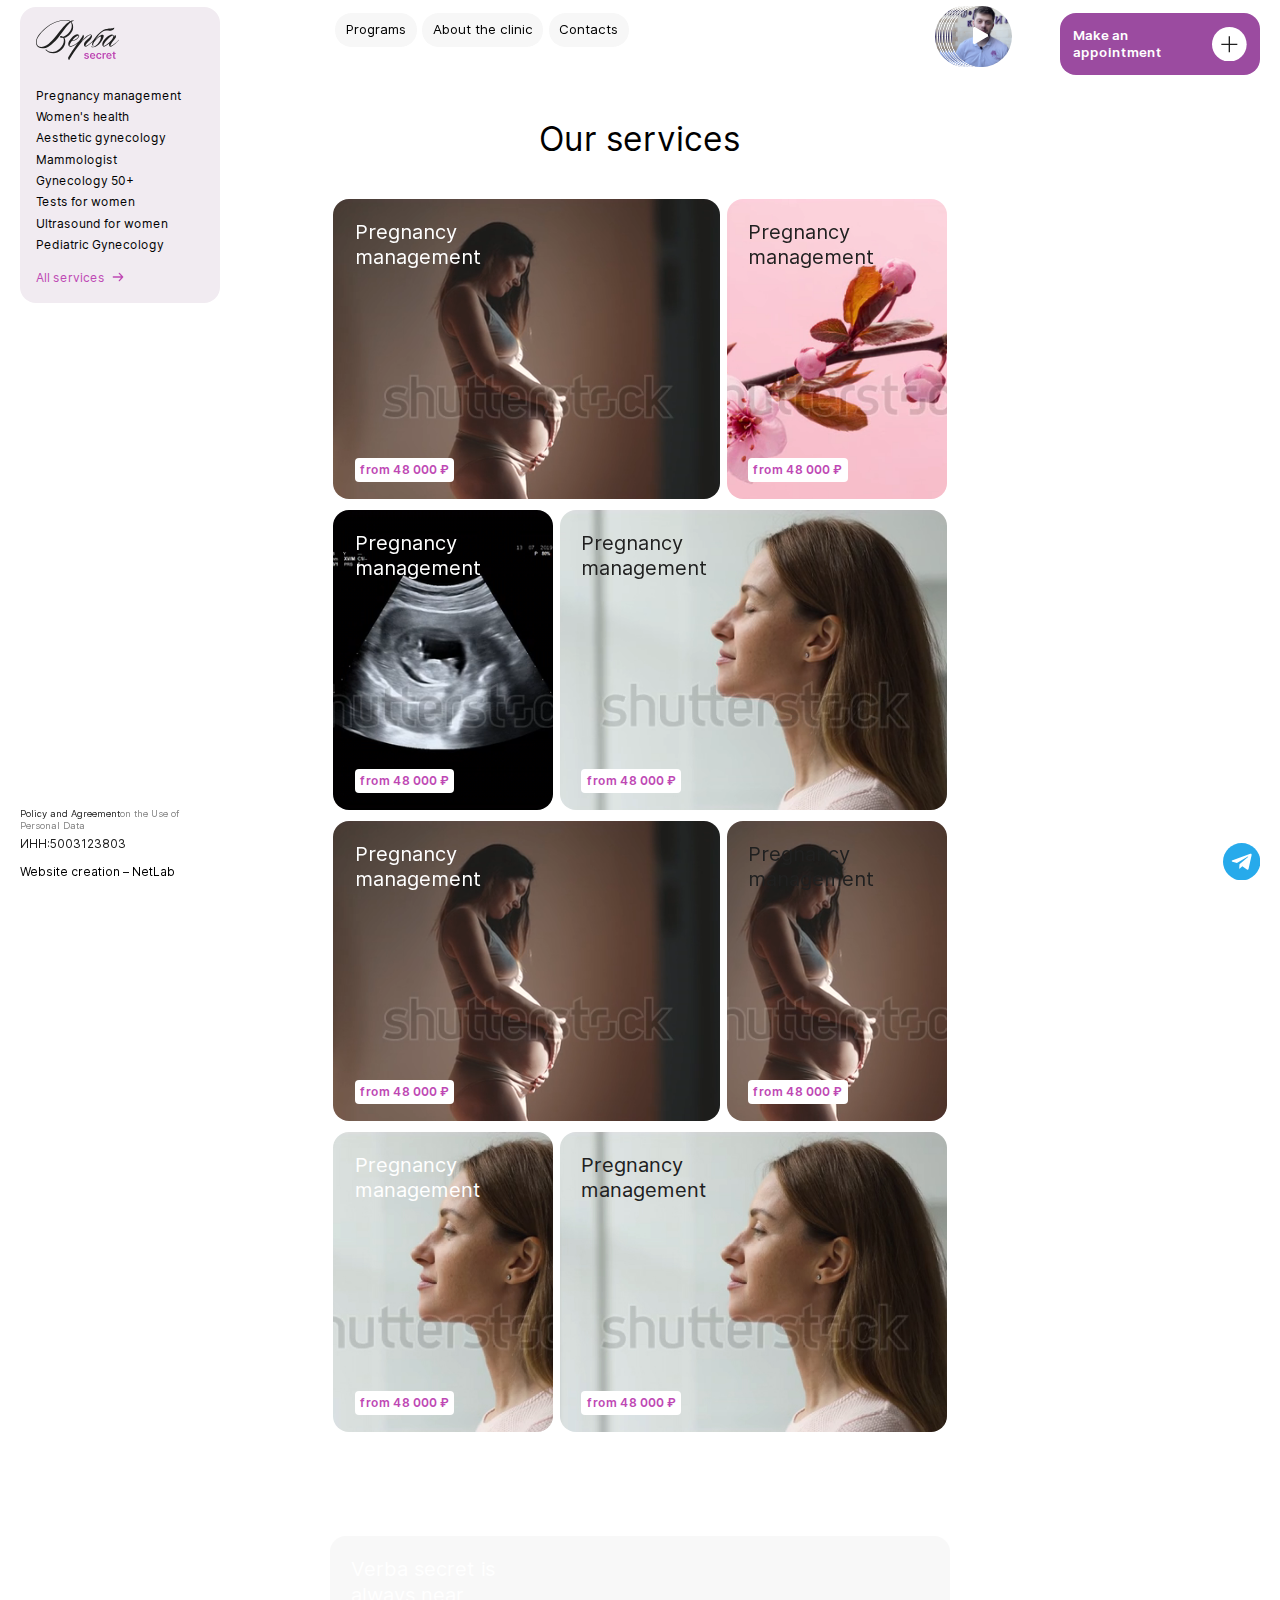
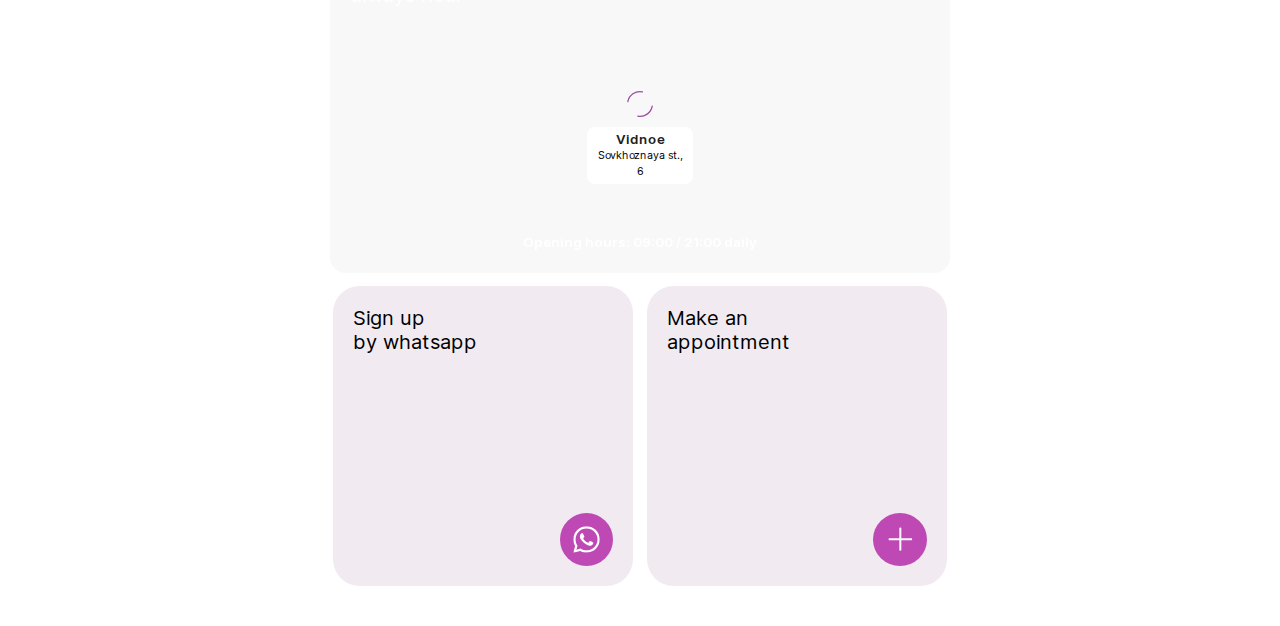
<file: services.html>
<!DOCTYPE html>
<html lang="en">
  <head>
    <meta charset="UTF-8">
    <meta name="viewport" content="width=device-width,initial-scale=1">
    <link rel="shortcut icon" href="favicon-32x32.png" type="image/png">
    <meta http-equiv="X-UA-Compatible" content="ie=edge">
    <meta name="theme-color" content="#111111">
    <title>verba</title>
    <link rel="stylesheet" href="css/main.css"><script src="https://api-maps.yandex.ru/v3/?apikey=80d825c5-161d-4e34-93fd-4458214443eb&lang=ru_RU"></script>
  </head>
  <!--body -->
  <body class="servicesPage">
    <div class="header-top"><a class="header-top__logo" href="/"><img src="img/logo.svg" alt=""></a>
      <div class="header-top__order" js-modal-open data-modal-name="appoint-form">sign up</div>
      <div class="header-top__burger" js-sidebar>
        <div class="burger-item burger-first"></div>
        <div class="burger-item burger-second"></div>
        <div class="burger-item burger-third"> </div>
      </div>
    </div>
    <div class="header-sidebar">
      <div class="header-sidebar__step" data-step-name="first">
        <div class="header-sidebar__row" js-open-step data-step-name="servicses">
          <div class="h1">Our services</div>
        </div><a class="header-sidebar__row" href="/programs">
          <div class="h1">Programs</div></a>
        <div class="header-sidebar__row"> 
          <div class="h1">About the clinic</div>
        </div><a class="header-sidebar__row" href="/programs"> 
          <div class="h1">Contacts</div></a><a class="main__consultation" href="#">
          <p>Sign up for a consultation by<span>WhatsApp</span></p></a>
        <div class="header__info">
           Opening hours: 09:00 / 21:00 daily</div>
      </div>
      <div class="header-sidebar__step" data-step-name="servicses">
        <div class="header-sidebar__grid">
          <div class="header-sidebar__el header-sidebar__back"><svg width="41" height="40" viewBox="0 0 41 40" fill="none" xmlns="http://www.w3.org/2000/svg">
<path d="M19.5 30L9.5 19.7488M9.5 19.7488L19.5 10M9.5 19.7488L31.5 19.7488" stroke="#202020" stroke-width="1.5" stroke-linecap="round" stroke-linejoin="round"/>
</svg>
            <p>Go<br>back</p>
          </div>
          <div class="header-sidebar__el"><svg width="41" height="40" viewBox="0 0 41 40" fill="none" xmlns="http://www.w3.org/2000/svg">
<g clip-path="url(#clip0_6209_3062)">
<circle cx="20.5" cy="20" r="19.25" stroke="#202020" stroke-width="1.5"/>
<path d="M26.55 22.1C26.8814 22.3485 27.3515 22.2814 27.6 21.95C27.8485 21.6186 27.7814 21.1485 27.45 20.9L26.55 22.1ZM24.9547 32.515C25.2391 32.8161 25.7138 32.8297 26.015 32.5453C26.3161 32.2609 26.3297 31.7862 26.0453 31.485L24.9547 32.515ZM12.8767 30.7602C12.4681 30.8283 12.1921 31.2147 12.2602 31.6233C12.3283 32.0319 12.7147 32.3079 13.1233 32.2398L12.8767 30.7602ZM7 19L6.34438 19.3642L6.53879 19.7142L6.93772 19.7474L7 19ZM24.2785 22.3036C23.894 22.1498 23.4575 22.3369 23.3036 22.7215C23.1498 23.106 23.3369 23.5425 23.7215 23.6964L24.2785 22.3036ZM14.9235 23.119C15.2654 22.8851 15.3529 22.4183 15.119 22.0765C14.8851 21.7346 14.4183 21.6471 14.0765 21.881L14.9235 23.119ZM35.1819 18.2724C34.7801 18.1719 34.3729 18.4163 34.2724 18.8181C34.1719 19.2199 34.4163 19.6271 34.8181 19.7276L35.1819 18.2724ZM33.3721 20.8488C33.0125 20.6433 32.5543 20.7683 32.3488 21.1279C32.1433 21.4875 32.2683 21.9457 32.6279 22.1512L33.3721 20.8488ZM19.4426 -0.00172353C18.6575 0.870516 17.5617 2.3296 16.8108 3.90174C16.0845 5.42219 15.5611 7.29911 16.3292 8.83541L17.6708 8.16459C17.239 7.30089 17.4655 6.01114 18.1643 4.54826C18.8384 3.13706 19.8425 1.79615 20.5575 1.00172L19.4426 -0.00172353ZM16.3292 8.83541C17.1596 10.4961 18.2872 11.3408 19.0781 12.01C19.4819 12.3518 19.7642 12.6184 19.9563 12.9152C20.1332 13.1887 20.25 13.5152 20.25 14H21.75C21.75 13.2348 21.5543 12.6238 21.2156 12.1004C20.8921 11.6003 20.4556 11.2107 20.047 10.865C19.2129 10.1592 18.3405 9.50386 17.6708 8.16459L16.3292 8.83541ZM20.25 14C20.25 14.2942 20.115 14.697 19.7962 15.2001C19.4849 15.6913 19.0416 16.2102 18.5322 16.7197C17.5137 17.7382 16.3052 18.6452 15.584 19.126L16.416 20.374C17.1948 19.8548 18.4863 18.8868 19.5928 17.7803C20.1459 17.2273 20.6714 16.6212 21.0632 16.0031C21.4475 15.3967 21.75 14.7058 21.75 14H20.25ZM38.416 11.876C37.1507 11.0324 35.1845 9.84459 33.0497 9.33314C30.888 8.81523 28.4623 8.97704 26.4697 10.9697L27.5303 12.0303C29.0377 10.523 30.862 10.3514 32.7003 10.7919C34.5655 11.2387 36.3493 12.3009 37.584 13.124L38.416 11.876ZM26.4697 10.9697C22.7383 14.7011 23.0701 18.4828 23.2602 19.6233L24.7398 19.3767C24.5965 18.5172 24.2617 15.2989 27.5303 12.0303L26.4697 10.9697ZM27.45 20.9C26.4105 20.1204 24.7341 19.0939 23.075 18.5721C22.2464 18.3114 21.3651 18.1582 20.5447 18.2675C19.6972 18.3804 18.9141 18.7768 18.376 19.584L19.624 20.416C19.8859 20.0232 20.2528 19.8196 20.7427 19.7544C21.2599 19.6855 21.9036 19.7761 22.625 20.0029C24.0659 20.4561 25.5895 21.3796 26.55 22.1L27.45 20.9ZM18.376 19.584C17.8024 20.4444 17.8896 21.5435 18.1867 22.5582C18.4926 23.6032 19.0775 24.7553 19.7771 25.8929L21.0548 25.1071C20.3854 24.0187 19.8781 22.9971 19.6262 22.1367C19.3655 21.2461 19.4292 20.7082 19.624 20.416L18.376 19.584ZM19.7771 25.8929C21.295 28.3611 23.4619 30.9343 24.9547 32.515L26.0453 31.485C24.5929 29.9473 22.5 27.457 21.0548 25.1071L19.7771 25.8929ZM19.6943 25.2956C19.2833 26.7472 17.3301 30.018 12.8767 30.7602L13.1233 32.2398C18.2699 31.382 20.6047 27.5861 21.1376 25.7044L19.6943 25.2956ZM19.0623 19.2526L7.06228 18.2526L6.93772 19.7474L18.9377 20.7474L19.0623 19.2526ZM7.65562 18.6358C7.20117 17.8178 6.343 16.693 5.2135 16.0386C4.63816 15.7052 3.96332 15.4777 3.22349 15.5085C2.47486 15.5396 1.72927 15.8327 1.01986 16.4238L1.98014 17.5762C2.47073 17.1673 2.90847 17.0229 3.28588 17.0072C3.67209 16.9911 4.066 17.1073 4.4615 17.3364C5.27366 17.807 5.9655 18.6822 6.34438 19.3642L7.65562 18.6358ZM39.3106 20.2046C38.5936 21.8777 37.5119 23.5621 36.309 24.9454C35.0955 26.3409 33.8139 27.3667 32.7215 27.8036L33.2785 29.1964C34.6861 28.6333 36.1545 27.4091 37.441 25.9296C38.7381 24.4379 39.9064 22.6223 40.6894 20.7954L39.3106 20.2046ZM33.4269 27.8834C32.3364 27.1284 30.5771 25.9471 28.8368 24.8526C27.1173 23.7712 25.3522 22.7331 24.2785 22.3036L23.7215 23.6964C24.6478 24.0669 26.2994 25.0288 28.0382 26.1224C29.7562 27.2029 31.4969 28.3716 32.5731 29.1166L33.4269 27.8834ZM32.25 28.5C32.25 30.4971 31.1221 35.1004 26.6646 37.3292L27.3354 38.6708C32.4779 36.0996 33.75 30.8362 33.75 28.5H32.25ZM14.0765 21.881C13.4431 22.3144 12.6877 22.8248 11.8984 23.3904L12.7721 24.6096C13.5443 24.0563 14.2811 23.5585 14.9235 23.119L14.0765 21.881ZM11.8984 23.3904C10.3395 24.5074 8.59602 25.8759 7.28883 27.3946C5.99529 28.8973 5.01644 30.6782 5.25579 32.593L6.74421 32.407C6.58428 31.1276 7.22552 29.7674 8.42566 28.3731C9.61215 26.9947 11.236 25.7104 12.7721 24.6096L11.8984 23.3904ZM12.3352 23.25C11.2884 23.25 9.87552 23.2268 8.52648 23.1536C7.15924 23.0794 5.91829 22.9565 5.1819 22.7724L4.8181 24.2276C5.70868 24.4503 7.07949 24.5773 8.44519 24.6514C9.82909 24.7265 11.2704 24.75 12.3352 24.75V23.25ZM5.1819 22.7724C3.34668 22.3136 2.08347 21.1892 1.69636 20.2215L0.303643 20.7785C0.916535 22.3108 2.65332 23.6864 4.8181 24.2276L5.1819 22.7724ZM34.8181 19.7276C35.282 19.8436 35.5523 20.4248 35.3625 20.9183C35.2893 21.1086 35.1548 21.2417 34.9232 21.288C34.6594 21.3408 34.1609 21.2995 33.3721 20.8488L32.6279 22.1512C33.5891 22.7005 34.4656 22.9092 35.2174 22.7589C36.0014 22.6021 36.5232 22.0789 36.7625 21.4567C37.1977 20.3252 36.718 18.6564 35.1819 18.2724L34.8181 19.7276Z" fill="#202020"/>
</g>
<defs>
<clipPath id="clip0_6209_3062">
<rect width="40" height="40" fill="white" transform="translate(0.5)"/>
</clipPath>
</defs>
</svg>
            <p>Pregnancy management</p>
          </div>
          <div class="header-sidebar__el"><svg width="41" height="40" viewBox="0 0 41 40" fill="none" xmlns="http://www.w3.org/2000/svg">
<g clip-path="url(#clip0_6209_3062)">
<circle cx="20.5" cy="20" r="19.25" stroke="#202020" stroke-width="1.5"/>
<path d="M26.55 22.1C26.8814 22.3485 27.3515 22.2814 27.6 21.95C27.8485 21.6186 27.7814 21.1485 27.45 20.9L26.55 22.1ZM24.9547 32.515C25.2391 32.8161 25.7138 32.8297 26.015 32.5453C26.3161 32.2609 26.3297 31.7862 26.0453 31.485L24.9547 32.515ZM12.8767 30.7602C12.4681 30.8283 12.1921 31.2147 12.2602 31.6233C12.3283 32.0319 12.7147 32.3079 13.1233 32.2398L12.8767 30.7602ZM7 19L6.34438 19.3642L6.53879 19.7142L6.93772 19.7474L7 19ZM24.2785 22.3036C23.894 22.1498 23.4575 22.3369 23.3036 22.7215C23.1498 23.106 23.3369 23.5425 23.7215 23.6964L24.2785 22.3036ZM14.9235 23.119C15.2654 22.8851 15.3529 22.4183 15.119 22.0765C14.8851 21.7346 14.4183 21.6471 14.0765 21.881L14.9235 23.119ZM35.1819 18.2724C34.7801 18.1719 34.3729 18.4163 34.2724 18.8181C34.1719 19.2199 34.4163 19.6271 34.8181 19.7276L35.1819 18.2724ZM33.3721 20.8488C33.0125 20.6433 32.5543 20.7683 32.3488 21.1279C32.1433 21.4875 32.2683 21.9457 32.6279 22.1512L33.3721 20.8488ZM19.4426 -0.00172353C18.6575 0.870516 17.5617 2.3296 16.8108 3.90174C16.0845 5.42219 15.5611 7.29911 16.3292 8.83541L17.6708 8.16459C17.239 7.30089 17.4655 6.01114 18.1643 4.54826C18.8384 3.13706 19.8425 1.79615 20.5575 1.00172L19.4426 -0.00172353ZM16.3292 8.83541C17.1596 10.4961 18.2872 11.3408 19.0781 12.01C19.4819 12.3518 19.7642 12.6184 19.9563 12.9152C20.1332 13.1887 20.25 13.5152 20.25 14H21.75C21.75 13.2348 21.5543 12.6238 21.2156 12.1004C20.8921 11.6003 20.4556 11.2107 20.047 10.865C19.2129 10.1592 18.3405 9.50386 17.6708 8.16459L16.3292 8.83541ZM20.25 14C20.25 14.2942 20.115 14.697 19.7962 15.2001C19.4849 15.6913 19.0416 16.2102 18.5322 16.7197C17.5137 17.7382 16.3052 18.6452 15.584 19.126L16.416 20.374C17.1948 19.8548 18.4863 18.8868 19.5928 17.7803C20.1459 17.2273 20.6714 16.6212 21.0632 16.0031C21.4475 15.3967 21.75 14.7058 21.75 14H20.25ZM38.416 11.876C37.1507 11.0324 35.1845 9.84459 33.0497 9.33314C30.888 8.81523 28.4623 8.97704 26.4697 10.9697L27.5303 12.0303C29.0377 10.523 30.862 10.3514 32.7003 10.7919C34.5655 11.2387 36.3493 12.3009 37.584 13.124L38.416 11.876ZM26.4697 10.9697C22.7383 14.7011 23.0701 18.4828 23.2602 19.6233L24.7398 19.3767C24.5965 18.5172 24.2617 15.2989 27.5303 12.0303L26.4697 10.9697ZM27.45 20.9C26.4105 20.1204 24.7341 19.0939 23.075 18.5721C22.2464 18.3114 21.3651 18.1582 20.5447 18.2675C19.6972 18.3804 18.9141 18.7768 18.376 19.584L19.624 20.416C19.8859 20.0232 20.2528 19.8196 20.7427 19.7544C21.2599 19.6855 21.9036 19.7761 22.625 20.0029C24.0659 20.4561 25.5895 21.3796 26.55 22.1L27.45 20.9ZM18.376 19.584C17.8024 20.4444 17.8896 21.5435 18.1867 22.5582C18.4926 23.6032 19.0775 24.7553 19.7771 25.8929L21.0548 25.1071C20.3854 24.0187 19.8781 22.9971 19.6262 22.1367C19.3655 21.2461 19.4292 20.7082 19.624 20.416L18.376 19.584ZM19.7771 25.8929C21.295 28.3611 23.4619 30.9343 24.9547 32.515L26.0453 31.485C24.5929 29.9473 22.5 27.457 21.0548 25.1071L19.7771 25.8929ZM19.6943 25.2956C19.2833 26.7472 17.3301 30.018 12.8767 30.7602L13.1233 32.2398C18.2699 31.382 20.6047 27.5861 21.1376 25.7044L19.6943 25.2956ZM19.0623 19.2526L7.06228 18.2526L6.93772 19.7474L18.9377 20.7474L19.0623 19.2526ZM7.65562 18.6358C7.20117 17.8178 6.343 16.693 5.2135 16.0386C4.63816 15.7052 3.96332 15.4777 3.22349 15.5085C2.47486 15.5396 1.72927 15.8327 1.01986 16.4238L1.98014 17.5762C2.47073 17.1673 2.90847 17.0229 3.28588 17.0072C3.67209 16.9911 4.066 17.1073 4.4615 17.3364C5.27366 17.807 5.9655 18.6822 6.34438 19.3642L7.65562 18.6358ZM39.3106 20.2046C38.5936 21.8777 37.5119 23.5621 36.309 24.9454C35.0955 26.3409 33.8139 27.3667 32.7215 27.8036L33.2785 29.1964C34.6861 28.6333 36.1545 27.4091 37.441 25.9296C38.7381 24.4379 39.9064 22.6223 40.6894 20.7954L39.3106 20.2046ZM33.4269 27.8834C32.3364 27.1284 30.5771 25.9471 28.8368 24.8526C27.1173 23.7712 25.3522 22.7331 24.2785 22.3036L23.7215 23.6964C24.6478 24.0669 26.2994 25.0288 28.0382 26.1224C29.7562 27.2029 31.4969 28.3716 32.5731 29.1166L33.4269 27.8834ZM32.25 28.5C32.25 30.4971 31.1221 35.1004 26.6646 37.3292L27.3354 38.6708C32.4779 36.0996 33.75 30.8362 33.75 28.5H32.25ZM14.0765 21.881C13.4431 22.3144 12.6877 22.8248 11.8984 23.3904L12.7721 24.6096C13.5443 24.0563 14.2811 23.5585 14.9235 23.119L14.0765 21.881ZM11.8984 23.3904C10.3395 24.5074 8.59602 25.8759 7.28883 27.3946C5.99529 28.8973 5.01644 30.6782 5.25579 32.593L6.74421 32.407C6.58428 31.1276 7.22552 29.7674 8.42566 28.3731C9.61215 26.9947 11.236 25.7104 12.7721 24.6096L11.8984 23.3904ZM12.3352 23.25C11.2884 23.25 9.87552 23.2268 8.52648 23.1536C7.15924 23.0794 5.91829 22.9565 5.1819 22.7724L4.8181 24.2276C5.70868 24.4503 7.07949 24.5773 8.44519 24.6514C9.82909 24.7265 11.2704 24.75 12.3352 24.75V23.25ZM5.1819 22.7724C3.34668 22.3136 2.08347 21.1892 1.69636 20.2215L0.303643 20.7785C0.916535 22.3108 2.65332 23.6864 4.8181 24.2276L5.1819 22.7724ZM34.8181 19.7276C35.282 19.8436 35.5523 20.4248 35.3625 20.9183C35.2893 21.1086 35.1548 21.2417 34.9232 21.288C34.6594 21.3408 34.1609 21.2995 33.3721 20.8488L32.6279 22.1512C33.5891 22.7005 34.4656 22.9092 35.2174 22.7589C36.0014 22.6021 36.5232 22.0789 36.7625 21.4567C37.1977 20.3252 36.718 18.6564 35.1819 18.2724L34.8181 19.7276Z" fill="#202020"/>
</g>
<defs>
<clipPath id="clip0_6209_3062">
<rect width="40" height="40" fill="white" transform="translate(0.5)"/>
</clipPath>
</defs>
</svg>
            <p>Pregnancy management</p>
          </div>
          <div class="header-sidebar__el"><svg width="41" height="40" viewBox="0 0 41 40" fill="none" xmlns="http://www.w3.org/2000/svg">
<g clip-path="url(#clip0_6209_3062)">
<circle cx="20.5" cy="20" r="19.25" stroke="#202020" stroke-width="1.5"/>
<path d="M26.55 22.1C26.8814 22.3485 27.3515 22.2814 27.6 21.95C27.8485 21.6186 27.7814 21.1485 27.45 20.9L26.55 22.1ZM24.9547 32.515C25.2391 32.8161 25.7138 32.8297 26.015 32.5453C26.3161 32.2609 26.3297 31.7862 26.0453 31.485L24.9547 32.515ZM12.8767 30.7602C12.4681 30.8283 12.1921 31.2147 12.2602 31.6233C12.3283 32.0319 12.7147 32.3079 13.1233 32.2398L12.8767 30.7602ZM7 19L6.34438 19.3642L6.53879 19.7142L6.93772 19.7474L7 19ZM24.2785 22.3036C23.894 22.1498 23.4575 22.3369 23.3036 22.7215C23.1498 23.106 23.3369 23.5425 23.7215 23.6964L24.2785 22.3036ZM14.9235 23.119C15.2654 22.8851 15.3529 22.4183 15.119 22.0765C14.8851 21.7346 14.4183 21.6471 14.0765 21.881L14.9235 23.119ZM35.1819 18.2724C34.7801 18.1719 34.3729 18.4163 34.2724 18.8181C34.1719 19.2199 34.4163 19.6271 34.8181 19.7276L35.1819 18.2724ZM33.3721 20.8488C33.0125 20.6433 32.5543 20.7683 32.3488 21.1279C32.1433 21.4875 32.2683 21.9457 32.6279 22.1512L33.3721 20.8488ZM19.4426 -0.00172353C18.6575 0.870516 17.5617 2.3296 16.8108 3.90174C16.0845 5.42219 15.5611 7.29911 16.3292 8.83541L17.6708 8.16459C17.239 7.30089 17.4655 6.01114 18.1643 4.54826C18.8384 3.13706 19.8425 1.79615 20.5575 1.00172L19.4426 -0.00172353ZM16.3292 8.83541C17.1596 10.4961 18.2872 11.3408 19.0781 12.01C19.4819 12.3518 19.7642 12.6184 19.9563 12.9152C20.1332 13.1887 20.25 13.5152 20.25 14H21.75C21.75 13.2348 21.5543 12.6238 21.2156 12.1004C20.8921 11.6003 20.4556 11.2107 20.047 10.865C19.2129 10.1592 18.3405 9.50386 17.6708 8.16459L16.3292 8.83541ZM20.25 14C20.25 14.2942 20.115 14.697 19.7962 15.2001C19.4849 15.6913 19.0416 16.2102 18.5322 16.7197C17.5137 17.7382 16.3052 18.6452 15.584 19.126L16.416 20.374C17.1948 19.8548 18.4863 18.8868 19.5928 17.7803C20.1459 17.2273 20.6714 16.6212 21.0632 16.0031C21.4475 15.3967 21.75 14.7058 21.75 14H20.25ZM38.416 11.876C37.1507 11.0324 35.1845 9.84459 33.0497 9.33314C30.888 8.81523 28.4623 8.97704 26.4697 10.9697L27.5303 12.0303C29.0377 10.523 30.862 10.3514 32.7003 10.7919C34.5655 11.2387 36.3493 12.3009 37.584 13.124L38.416 11.876ZM26.4697 10.9697C22.7383 14.7011 23.0701 18.4828 23.2602 19.6233L24.7398 19.3767C24.5965 18.5172 24.2617 15.2989 27.5303 12.0303L26.4697 10.9697ZM27.45 20.9C26.4105 20.1204 24.7341 19.0939 23.075 18.5721C22.2464 18.3114 21.3651 18.1582 20.5447 18.2675C19.6972 18.3804 18.9141 18.7768 18.376 19.584L19.624 20.416C19.8859 20.0232 20.2528 19.8196 20.7427 19.7544C21.2599 19.6855 21.9036 19.7761 22.625 20.0029C24.0659 20.4561 25.5895 21.3796 26.55 22.1L27.45 20.9ZM18.376 19.584C17.8024 20.4444 17.8896 21.5435 18.1867 22.5582C18.4926 23.6032 19.0775 24.7553 19.7771 25.8929L21.0548 25.1071C20.3854 24.0187 19.8781 22.9971 19.6262 22.1367C19.3655 21.2461 19.4292 20.7082 19.624 20.416L18.376 19.584ZM19.7771 25.8929C21.295 28.3611 23.4619 30.9343 24.9547 32.515L26.0453 31.485C24.5929 29.9473 22.5 27.457 21.0548 25.1071L19.7771 25.8929ZM19.6943 25.2956C19.2833 26.7472 17.3301 30.018 12.8767 30.7602L13.1233 32.2398C18.2699 31.382 20.6047 27.5861 21.1376 25.7044L19.6943 25.2956ZM19.0623 19.2526L7.06228 18.2526L6.93772 19.7474L18.9377 20.7474L19.0623 19.2526ZM7.65562 18.6358C7.20117 17.8178 6.343 16.693 5.2135 16.0386C4.63816 15.7052 3.96332 15.4777 3.22349 15.5085C2.47486 15.5396 1.72927 15.8327 1.01986 16.4238L1.98014 17.5762C2.47073 17.1673 2.90847 17.0229 3.28588 17.0072C3.67209 16.9911 4.066 17.1073 4.4615 17.3364C5.27366 17.807 5.9655 18.6822 6.34438 19.3642L7.65562 18.6358ZM39.3106 20.2046C38.5936 21.8777 37.5119 23.5621 36.309 24.9454C35.0955 26.3409 33.8139 27.3667 32.7215 27.8036L33.2785 29.1964C34.6861 28.6333 36.1545 27.4091 37.441 25.9296C38.7381 24.4379 39.9064 22.6223 40.6894 20.7954L39.3106 20.2046ZM33.4269 27.8834C32.3364 27.1284 30.5771 25.9471 28.8368 24.8526C27.1173 23.7712 25.3522 22.7331 24.2785 22.3036L23.7215 23.6964C24.6478 24.0669 26.2994 25.0288 28.0382 26.1224C29.7562 27.2029 31.4969 28.3716 32.5731 29.1166L33.4269 27.8834ZM32.25 28.5C32.25 30.4971 31.1221 35.1004 26.6646 37.3292L27.3354 38.6708C32.4779 36.0996 33.75 30.8362 33.75 28.5H32.25ZM14.0765 21.881C13.4431 22.3144 12.6877 22.8248 11.8984 23.3904L12.7721 24.6096C13.5443 24.0563 14.2811 23.5585 14.9235 23.119L14.0765 21.881ZM11.8984 23.3904C10.3395 24.5074 8.59602 25.8759 7.28883 27.3946C5.99529 28.8973 5.01644 30.6782 5.25579 32.593L6.74421 32.407C6.58428 31.1276 7.22552 29.7674 8.42566 28.3731C9.61215 26.9947 11.236 25.7104 12.7721 24.6096L11.8984 23.3904ZM12.3352 23.25C11.2884 23.25 9.87552 23.2268 8.52648 23.1536C7.15924 23.0794 5.91829 22.9565 5.1819 22.7724L4.8181 24.2276C5.70868 24.4503 7.07949 24.5773 8.44519 24.6514C9.82909 24.7265 11.2704 24.75 12.3352 24.75V23.25ZM5.1819 22.7724C3.34668 22.3136 2.08347 21.1892 1.69636 20.2215L0.303643 20.7785C0.916535 22.3108 2.65332 23.6864 4.8181 24.2276L5.1819 22.7724ZM34.8181 19.7276C35.282 19.8436 35.5523 20.4248 35.3625 20.9183C35.2893 21.1086 35.1548 21.2417 34.9232 21.288C34.6594 21.3408 34.1609 21.2995 33.3721 20.8488L32.6279 22.1512C33.5891 22.7005 34.4656 22.9092 35.2174 22.7589C36.0014 22.6021 36.5232 22.0789 36.7625 21.4567C37.1977 20.3252 36.718 18.6564 35.1819 18.2724L34.8181 19.7276Z" fill="#202020"/>
</g>
<defs>
<clipPath id="clip0_6209_3062">
<rect width="40" height="40" fill="white" transform="translate(0.5)"/>
</clipPath>
</defs>
</svg>
            <p>Pregnancy management</p>
          </div>
          <div class="header-sidebar__el"><svg width="41" height="40" viewBox="0 0 41 40" fill="none" xmlns="http://www.w3.org/2000/svg">
<g clip-path="url(#clip0_6209_3062)">
<circle cx="20.5" cy="20" r="19.25" stroke="#202020" stroke-width="1.5"/>
<path d="M26.55 22.1C26.8814 22.3485 27.3515 22.2814 27.6 21.95C27.8485 21.6186 27.7814 21.1485 27.45 20.9L26.55 22.1ZM24.9547 32.515C25.2391 32.8161 25.7138 32.8297 26.015 32.5453C26.3161 32.2609 26.3297 31.7862 26.0453 31.485L24.9547 32.515ZM12.8767 30.7602C12.4681 30.8283 12.1921 31.2147 12.2602 31.6233C12.3283 32.0319 12.7147 32.3079 13.1233 32.2398L12.8767 30.7602ZM7 19L6.34438 19.3642L6.53879 19.7142L6.93772 19.7474L7 19ZM24.2785 22.3036C23.894 22.1498 23.4575 22.3369 23.3036 22.7215C23.1498 23.106 23.3369 23.5425 23.7215 23.6964L24.2785 22.3036ZM14.9235 23.119C15.2654 22.8851 15.3529 22.4183 15.119 22.0765C14.8851 21.7346 14.4183 21.6471 14.0765 21.881L14.9235 23.119ZM35.1819 18.2724C34.7801 18.1719 34.3729 18.4163 34.2724 18.8181C34.1719 19.2199 34.4163 19.6271 34.8181 19.7276L35.1819 18.2724ZM33.3721 20.8488C33.0125 20.6433 32.5543 20.7683 32.3488 21.1279C32.1433 21.4875 32.2683 21.9457 32.6279 22.1512L33.3721 20.8488ZM19.4426 -0.00172353C18.6575 0.870516 17.5617 2.3296 16.8108 3.90174C16.0845 5.42219 15.5611 7.29911 16.3292 8.83541L17.6708 8.16459C17.239 7.30089 17.4655 6.01114 18.1643 4.54826C18.8384 3.13706 19.8425 1.79615 20.5575 1.00172L19.4426 -0.00172353ZM16.3292 8.83541C17.1596 10.4961 18.2872 11.3408 19.0781 12.01C19.4819 12.3518 19.7642 12.6184 19.9563 12.9152C20.1332 13.1887 20.25 13.5152 20.25 14H21.75C21.75 13.2348 21.5543 12.6238 21.2156 12.1004C20.8921 11.6003 20.4556 11.2107 20.047 10.865C19.2129 10.1592 18.3405 9.50386 17.6708 8.16459L16.3292 8.83541ZM20.25 14C20.25 14.2942 20.115 14.697 19.7962 15.2001C19.4849 15.6913 19.0416 16.2102 18.5322 16.7197C17.5137 17.7382 16.3052 18.6452 15.584 19.126L16.416 20.374C17.1948 19.8548 18.4863 18.8868 19.5928 17.7803C20.1459 17.2273 20.6714 16.6212 21.0632 16.0031C21.4475 15.3967 21.75 14.7058 21.75 14H20.25ZM38.416 11.876C37.1507 11.0324 35.1845 9.84459 33.0497 9.33314C30.888 8.81523 28.4623 8.97704 26.4697 10.9697L27.5303 12.0303C29.0377 10.523 30.862 10.3514 32.7003 10.7919C34.5655 11.2387 36.3493 12.3009 37.584 13.124L38.416 11.876ZM26.4697 10.9697C22.7383 14.7011 23.0701 18.4828 23.2602 19.6233L24.7398 19.3767C24.5965 18.5172 24.2617 15.2989 27.5303 12.0303L26.4697 10.9697ZM27.45 20.9C26.4105 20.1204 24.7341 19.0939 23.075 18.5721C22.2464 18.3114 21.3651 18.1582 20.5447 18.2675C19.6972 18.3804 18.9141 18.7768 18.376 19.584L19.624 20.416C19.8859 20.0232 20.2528 19.8196 20.7427 19.7544C21.2599 19.6855 21.9036 19.7761 22.625 20.0029C24.0659 20.4561 25.5895 21.3796 26.55 22.1L27.45 20.9ZM18.376 19.584C17.8024 20.4444 17.8896 21.5435 18.1867 22.5582C18.4926 23.6032 19.0775 24.7553 19.7771 25.8929L21.0548 25.1071C20.3854 24.0187 19.8781 22.9971 19.6262 22.1367C19.3655 21.2461 19.4292 20.7082 19.624 20.416L18.376 19.584ZM19.7771 25.8929C21.295 28.3611 23.4619 30.9343 24.9547 32.515L26.0453 31.485C24.5929 29.9473 22.5 27.457 21.0548 25.1071L19.7771 25.8929ZM19.6943 25.2956C19.2833 26.7472 17.3301 30.018 12.8767 30.7602L13.1233 32.2398C18.2699 31.382 20.6047 27.5861 21.1376 25.7044L19.6943 25.2956ZM19.0623 19.2526L7.06228 18.2526L6.93772 19.7474L18.9377 20.7474L19.0623 19.2526ZM7.65562 18.6358C7.20117 17.8178 6.343 16.693 5.2135 16.0386C4.63816 15.7052 3.96332 15.4777 3.22349 15.5085C2.47486 15.5396 1.72927 15.8327 1.01986 16.4238L1.98014 17.5762C2.47073 17.1673 2.90847 17.0229 3.28588 17.0072C3.67209 16.9911 4.066 17.1073 4.4615 17.3364C5.27366 17.807 5.9655 18.6822 6.34438 19.3642L7.65562 18.6358ZM39.3106 20.2046C38.5936 21.8777 37.5119 23.5621 36.309 24.9454C35.0955 26.3409 33.8139 27.3667 32.7215 27.8036L33.2785 29.1964C34.6861 28.6333 36.1545 27.4091 37.441 25.9296C38.7381 24.4379 39.9064 22.6223 40.6894 20.7954L39.3106 20.2046ZM33.4269 27.8834C32.3364 27.1284 30.5771 25.9471 28.8368 24.8526C27.1173 23.7712 25.3522 22.7331 24.2785 22.3036L23.7215 23.6964C24.6478 24.0669 26.2994 25.0288 28.0382 26.1224C29.7562 27.2029 31.4969 28.3716 32.5731 29.1166L33.4269 27.8834ZM32.25 28.5C32.25 30.4971 31.1221 35.1004 26.6646 37.3292L27.3354 38.6708C32.4779 36.0996 33.75 30.8362 33.75 28.5H32.25ZM14.0765 21.881C13.4431 22.3144 12.6877 22.8248 11.8984 23.3904L12.7721 24.6096C13.5443 24.0563 14.2811 23.5585 14.9235 23.119L14.0765 21.881ZM11.8984 23.3904C10.3395 24.5074 8.59602 25.8759 7.28883 27.3946C5.99529 28.8973 5.01644 30.6782 5.25579 32.593L6.74421 32.407C6.58428 31.1276 7.22552 29.7674 8.42566 28.3731C9.61215 26.9947 11.236 25.7104 12.7721 24.6096L11.8984 23.3904ZM12.3352 23.25C11.2884 23.25 9.87552 23.2268 8.52648 23.1536C7.15924 23.0794 5.91829 22.9565 5.1819 22.7724L4.8181 24.2276C5.70868 24.4503 7.07949 24.5773 8.44519 24.6514C9.82909 24.7265 11.2704 24.75 12.3352 24.75V23.25ZM5.1819 22.7724C3.34668 22.3136 2.08347 21.1892 1.69636 20.2215L0.303643 20.7785C0.916535 22.3108 2.65332 23.6864 4.8181 24.2276L5.1819 22.7724ZM34.8181 19.7276C35.282 19.8436 35.5523 20.4248 35.3625 20.9183C35.2893 21.1086 35.1548 21.2417 34.9232 21.288C34.6594 21.3408 34.1609 21.2995 33.3721 20.8488L32.6279 22.1512C33.5891 22.7005 34.4656 22.9092 35.2174 22.7589C36.0014 22.6021 36.5232 22.0789 36.7625 21.4567C37.1977 20.3252 36.718 18.6564 35.1819 18.2724L34.8181 19.7276Z" fill="#202020"/>
</g>
<defs>
<clipPath id="clip0_6209_3062">
<rect width="40" height="40" fill="white" transform="translate(0.5)"/>
</clipPath>
</defs>
</svg>
            <p>Pregnancy management</p>
          </div>
          <div class="header-sidebar__el"><svg width="41" height="40" viewBox="0 0 41 40" fill="none" xmlns="http://www.w3.org/2000/svg">
<g clip-path="url(#clip0_6209_3062)">
<circle cx="20.5" cy="20" r="19.25" stroke="#202020" stroke-width="1.5"/>
<path d="M26.55 22.1C26.8814 22.3485 27.3515 22.2814 27.6 21.95C27.8485 21.6186 27.7814 21.1485 27.45 20.9L26.55 22.1ZM24.9547 32.515C25.2391 32.8161 25.7138 32.8297 26.015 32.5453C26.3161 32.2609 26.3297 31.7862 26.0453 31.485L24.9547 32.515ZM12.8767 30.7602C12.4681 30.8283 12.1921 31.2147 12.2602 31.6233C12.3283 32.0319 12.7147 32.3079 13.1233 32.2398L12.8767 30.7602ZM7 19L6.34438 19.3642L6.53879 19.7142L6.93772 19.7474L7 19ZM24.2785 22.3036C23.894 22.1498 23.4575 22.3369 23.3036 22.7215C23.1498 23.106 23.3369 23.5425 23.7215 23.6964L24.2785 22.3036ZM14.9235 23.119C15.2654 22.8851 15.3529 22.4183 15.119 22.0765C14.8851 21.7346 14.4183 21.6471 14.0765 21.881L14.9235 23.119ZM35.1819 18.2724C34.7801 18.1719 34.3729 18.4163 34.2724 18.8181C34.1719 19.2199 34.4163 19.6271 34.8181 19.7276L35.1819 18.2724ZM33.3721 20.8488C33.0125 20.6433 32.5543 20.7683 32.3488 21.1279C32.1433 21.4875 32.2683 21.9457 32.6279 22.1512L33.3721 20.8488ZM19.4426 -0.00172353C18.6575 0.870516 17.5617 2.3296 16.8108 3.90174C16.0845 5.42219 15.5611 7.29911 16.3292 8.83541L17.6708 8.16459C17.239 7.30089 17.4655 6.01114 18.1643 4.54826C18.8384 3.13706 19.8425 1.79615 20.5575 1.00172L19.4426 -0.00172353ZM16.3292 8.83541C17.1596 10.4961 18.2872 11.3408 19.0781 12.01C19.4819 12.3518 19.7642 12.6184 19.9563 12.9152C20.1332 13.1887 20.25 13.5152 20.25 14H21.75C21.75 13.2348 21.5543 12.6238 21.2156 12.1004C20.8921 11.6003 20.4556 11.2107 20.047 10.865C19.2129 10.1592 18.3405 9.50386 17.6708 8.16459L16.3292 8.83541ZM20.25 14C20.25 14.2942 20.115 14.697 19.7962 15.2001C19.4849 15.6913 19.0416 16.2102 18.5322 16.7197C17.5137 17.7382 16.3052 18.6452 15.584 19.126L16.416 20.374C17.1948 19.8548 18.4863 18.8868 19.5928 17.7803C20.1459 17.2273 20.6714 16.6212 21.0632 16.0031C21.4475 15.3967 21.75 14.7058 21.75 14H20.25ZM38.416 11.876C37.1507 11.0324 35.1845 9.84459 33.0497 9.33314C30.888 8.81523 28.4623 8.97704 26.4697 10.9697L27.5303 12.0303C29.0377 10.523 30.862 10.3514 32.7003 10.7919C34.5655 11.2387 36.3493 12.3009 37.584 13.124L38.416 11.876ZM26.4697 10.9697C22.7383 14.7011 23.0701 18.4828 23.2602 19.6233L24.7398 19.3767C24.5965 18.5172 24.2617 15.2989 27.5303 12.0303L26.4697 10.9697ZM27.45 20.9C26.4105 20.1204 24.7341 19.0939 23.075 18.5721C22.2464 18.3114 21.3651 18.1582 20.5447 18.2675C19.6972 18.3804 18.9141 18.7768 18.376 19.584L19.624 20.416C19.8859 20.0232 20.2528 19.8196 20.7427 19.7544C21.2599 19.6855 21.9036 19.7761 22.625 20.0029C24.0659 20.4561 25.5895 21.3796 26.55 22.1L27.45 20.9ZM18.376 19.584C17.8024 20.4444 17.8896 21.5435 18.1867 22.5582C18.4926 23.6032 19.0775 24.7553 19.7771 25.8929L21.0548 25.1071C20.3854 24.0187 19.8781 22.9971 19.6262 22.1367C19.3655 21.2461 19.4292 20.7082 19.624 20.416L18.376 19.584ZM19.7771 25.8929C21.295 28.3611 23.4619 30.9343 24.9547 32.515L26.0453 31.485C24.5929 29.9473 22.5 27.457 21.0548 25.1071L19.7771 25.8929ZM19.6943 25.2956C19.2833 26.7472 17.3301 30.018 12.8767 30.7602L13.1233 32.2398C18.2699 31.382 20.6047 27.5861 21.1376 25.7044L19.6943 25.2956ZM19.0623 19.2526L7.06228 18.2526L6.93772 19.7474L18.9377 20.7474L19.0623 19.2526ZM7.65562 18.6358C7.20117 17.8178 6.343 16.693 5.2135 16.0386C4.63816 15.7052 3.96332 15.4777 3.22349 15.5085C2.47486 15.5396 1.72927 15.8327 1.01986 16.4238L1.98014 17.5762C2.47073 17.1673 2.90847 17.0229 3.28588 17.0072C3.67209 16.9911 4.066 17.1073 4.4615 17.3364C5.27366 17.807 5.9655 18.6822 6.34438 19.3642L7.65562 18.6358ZM39.3106 20.2046C38.5936 21.8777 37.5119 23.5621 36.309 24.9454C35.0955 26.3409 33.8139 27.3667 32.7215 27.8036L33.2785 29.1964C34.6861 28.6333 36.1545 27.4091 37.441 25.9296C38.7381 24.4379 39.9064 22.6223 40.6894 20.7954L39.3106 20.2046ZM33.4269 27.8834C32.3364 27.1284 30.5771 25.9471 28.8368 24.8526C27.1173 23.7712 25.3522 22.7331 24.2785 22.3036L23.7215 23.6964C24.6478 24.0669 26.2994 25.0288 28.0382 26.1224C29.7562 27.2029 31.4969 28.3716 32.5731 29.1166L33.4269 27.8834ZM32.25 28.5C32.25 30.4971 31.1221 35.1004 26.6646 37.3292L27.3354 38.6708C32.4779 36.0996 33.75 30.8362 33.75 28.5H32.25ZM14.0765 21.881C13.4431 22.3144 12.6877 22.8248 11.8984 23.3904L12.7721 24.6096C13.5443 24.0563 14.2811 23.5585 14.9235 23.119L14.0765 21.881ZM11.8984 23.3904C10.3395 24.5074 8.59602 25.8759 7.28883 27.3946C5.99529 28.8973 5.01644 30.6782 5.25579 32.593L6.74421 32.407C6.58428 31.1276 7.22552 29.7674 8.42566 28.3731C9.61215 26.9947 11.236 25.7104 12.7721 24.6096L11.8984 23.3904ZM12.3352 23.25C11.2884 23.25 9.87552 23.2268 8.52648 23.1536C7.15924 23.0794 5.91829 22.9565 5.1819 22.7724L4.8181 24.2276C5.70868 24.4503 7.07949 24.5773 8.44519 24.6514C9.82909 24.7265 11.2704 24.75 12.3352 24.75V23.25ZM5.1819 22.7724C3.34668 22.3136 2.08347 21.1892 1.69636 20.2215L0.303643 20.7785C0.916535 22.3108 2.65332 23.6864 4.8181 24.2276L5.1819 22.7724ZM34.8181 19.7276C35.282 19.8436 35.5523 20.4248 35.3625 20.9183C35.2893 21.1086 35.1548 21.2417 34.9232 21.288C34.6594 21.3408 34.1609 21.2995 33.3721 20.8488L32.6279 22.1512C33.5891 22.7005 34.4656 22.9092 35.2174 22.7589C36.0014 22.6021 36.5232 22.0789 36.7625 21.4567C37.1977 20.3252 36.718 18.6564 35.1819 18.2724L34.8181 19.7276Z" fill="#202020"/>
</g>
<defs>
<clipPath id="clip0_6209_3062">
<rect width="40" height="40" fill="white" transform="translate(0.5)"/>
</clipPath>
</defs>
</svg>
            <p>Pregnancy management</p>
          </div>
          <div class="header-sidebar__el"><svg width="41" height="40" viewBox="0 0 41 40" fill="none" xmlns="http://www.w3.org/2000/svg">
<g clip-path="url(#clip0_6209_3062)">
<circle cx="20.5" cy="20" r="19.25" stroke="#202020" stroke-width="1.5"/>
<path d="M26.55 22.1C26.8814 22.3485 27.3515 22.2814 27.6 21.95C27.8485 21.6186 27.7814 21.1485 27.45 20.9L26.55 22.1ZM24.9547 32.515C25.2391 32.8161 25.7138 32.8297 26.015 32.5453C26.3161 32.2609 26.3297 31.7862 26.0453 31.485L24.9547 32.515ZM12.8767 30.7602C12.4681 30.8283 12.1921 31.2147 12.2602 31.6233C12.3283 32.0319 12.7147 32.3079 13.1233 32.2398L12.8767 30.7602ZM7 19L6.34438 19.3642L6.53879 19.7142L6.93772 19.7474L7 19ZM24.2785 22.3036C23.894 22.1498 23.4575 22.3369 23.3036 22.7215C23.1498 23.106 23.3369 23.5425 23.7215 23.6964L24.2785 22.3036ZM14.9235 23.119C15.2654 22.8851 15.3529 22.4183 15.119 22.0765C14.8851 21.7346 14.4183 21.6471 14.0765 21.881L14.9235 23.119ZM35.1819 18.2724C34.7801 18.1719 34.3729 18.4163 34.2724 18.8181C34.1719 19.2199 34.4163 19.6271 34.8181 19.7276L35.1819 18.2724ZM33.3721 20.8488C33.0125 20.6433 32.5543 20.7683 32.3488 21.1279C32.1433 21.4875 32.2683 21.9457 32.6279 22.1512L33.3721 20.8488ZM19.4426 -0.00172353C18.6575 0.870516 17.5617 2.3296 16.8108 3.90174C16.0845 5.42219 15.5611 7.29911 16.3292 8.83541L17.6708 8.16459C17.239 7.30089 17.4655 6.01114 18.1643 4.54826C18.8384 3.13706 19.8425 1.79615 20.5575 1.00172L19.4426 -0.00172353ZM16.3292 8.83541C17.1596 10.4961 18.2872 11.3408 19.0781 12.01C19.4819 12.3518 19.7642 12.6184 19.9563 12.9152C20.1332 13.1887 20.25 13.5152 20.25 14H21.75C21.75 13.2348 21.5543 12.6238 21.2156 12.1004C20.8921 11.6003 20.4556 11.2107 20.047 10.865C19.2129 10.1592 18.3405 9.50386 17.6708 8.16459L16.3292 8.83541ZM20.25 14C20.25 14.2942 20.115 14.697 19.7962 15.2001C19.4849 15.6913 19.0416 16.2102 18.5322 16.7197C17.5137 17.7382 16.3052 18.6452 15.584 19.126L16.416 20.374C17.1948 19.8548 18.4863 18.8868 19.5928 17.7803C20.1459 17.2273 20.6714 16.6212 21.0632 16.0031C21.4475 15.3967 21.75 14.7058 21.75 14H20.25ZM38.416 11.876C37.1507 11.0324 35.1845 9.84459 33.0497 9.33314C30.888 8.81523 28.4623 8.97704 26.4697 10.9697L27.5303 12.0303C29.0377 10.523 30.862 10.3514 32.7003 10.7919C34.5655 11.2387 36.3493 12.3009 37.584 13.124L38.416 11.876ZM26.4697 10.9697C22.7383 14.7011 23.0701 18.4828 23.2602 19.6233L24.7398 19.3767C24.5965 18.5172 24.2617 15.2989 27.5303 12.0303L26.4697 10.9697ZM27.45 20.9C26.4105 20.1204 24.7341 19.0939 23.075 18.5721C22.2464 18.3114 21.3651 18.1582 20.5447 18.2675C19.6972 18.3804 18.9141 18.7768 18.376 19.584L19.624 20.416C19.8859 20.0232 20.2528 19.8196 20.7427 19.7544C21.2599 19.6855 21.9036 19.7761 22.625 20.0029C24.0659 20.4561 25.5895 21.3796 26.55 22.1L27.45 20.9ZM18.376 19.584C17.8024 20.4444 17.8896 21.5435 18.1867 22.5582C18.4926 23.6032 19.0775 24.7553 19.7771 25.8929L21.0548 25.1071C20.3854 24.0187 19.8781 22.9971 19.6262 22.1367C19.3655 21.2461 19.4292 20.7082 19.624 20.416L18.376 19.584ZM19.7771 25.8929C21.295 28.3611 23.4619 30.9343 24.9547 32.515L26.0453 31.485C24.5929 29.9473 22.5 27.457 21.0548 25.1071L19.7771 25.8929ZM19.6943 25.2956C19.2833 26.7472 17.3301 30.018 12.8767 30.7602L13.1233 32.2398C18.2699 31.382 20.6047 27.5861 21.1376 25.7044L19.6943 25.2956ZM19.0623 19.2526L7.06228 18.2526L6.93772 19.7474L18.9377 20.7474L19.0623 19.2526ZM7.65562 18.6358C7.20117 17.8178 6.343 16.693 5.2135 16.0386C4.63816 15.7052 3.96332 15.4777 3.22349 15.5085C2.47486 15.5396 1.72927 15.8327 1.01986 16.4238L1.98014 17.5762C2.47073 17.1673 2.90847 17.0229 3.28588 17.0072C3.67209 16.9911 4.066 17.1073 4.4615 17.3364C5.27366 17.807 5.9655 18.6822 6.34438 19.3642L7.65562 18.6358ZM39.3106 20.2046C38.5936 21.8777 37.5119 23.5621 36.309 24.9454C35.0955 26.3409 33.8139 27.3667 32.7215 27.8036L33.2785 29.1964C34.6861 28.6333 36.1545 27.4091 37.441 25.9296C38.7381 24.4379 39.9064 22.6223 40.6894 20.7954L39.3106 20.2046ZM33.4269 27.8834C32.3364 27.1284 30.5771 25.9471 28.8368 24.8526C27.1173 23.7712 25.3522 22.7331 24.2785 22.3036L23.7215 23.6964C24.6478 24.0669 26.2994 25.0288 28.0382 26.1224C29.7562 27.2029 31.4969 28.3716 32.5731 29.1166L33.4269 27.8834ZM32.25 28.5C32.25 30.4971 31.1221 35.1004 26.6646 37.3292L27.3354 38.6708C32.4779 36.0996 33.75 30.8362 33.75 28.5H32.25ZM14.0765 21.881C13.4431 22.3144 12.6877 22.8248 11.8984 23.3904L12.7721 24.6096C13.5443 24.0563 14.2811 23.5585 14.9235 23.119L14.0765 21.881ZM11.8984 23.3904C10.3395 24.5074 8.59602 25.8759 7.28883 27.3946C5.99529 28.8973 5.01644 30.6782 5.25579 32.593L6.74421 32.407C6.58428 31.1276 7.22552 29.7674 8.42566 28.3731C9.61215 26.9947 11.236 25.7104 12.7721 24.6096L11.8984 23.3904ZM12.3352 23.25C11.2884 23.25 9.87552 23.2268 8.52648 23.1536C7.15924 23.0794 5.91829 22.9565 5.1819 22.7724L4.8181 24.2276C5.70868 24.4503 7.07949 24.5773 8.44519 24.6514C9.82909 24.7265 11.2704 24.75 12.3352 24.75V23.25ZM5.1819 22.7724C3.34668 22.3136 2.08347 21.1892 1.69636 20.2215L0.303643 20.7785C0.916535 22.3108 2.65332 23.6864 4.8181 24.2276L5.1819 22.7724ZM34.8181 19.7276C35.282 19.8436 35.5523 20.4248 35.3625 20.9183C35.2893 21.1086 35.1548 21.2417 34.9232 21.288C34.6594 21.3408 34.1609 21.2995 33.3721 20.8488L32.6279 22.1512C33.5891 22.7005 34.4656 22.9092 35.2174 22.7589C36.0014 22.6021 36.5232 22.0789 36.7625 21.4567C37.1977 20.3252 36.718 18.6564 35.1819 18.2724L34.8181 19.7276Z" fill="#202020"/>
</g>
<defs>
<clipPath id="clip0_6209_3062">
<rect width="40" height="40" fill="white" transform="translate(0.5)"/>
</clipPath>
</defs>
</svg>
            <p>Pregnancy management</p>
          </div>
          <div class="header-sidebar__el"><svg width="41" height="40" viewBox="0 0 41 40" fill="none" xmlns="http://www.w3.org/2000/svg">
<g clip-path="url(#clip0_6209_3062)">
<circle cx="20.5" cy="20" r="19.25" stroke="#202020" stroke-width="1.5"/>
<path d="M26.55 22.1C26.8814 22.3485 27.3515 22.2814 27.6 21.95C27.8485 21.6186 27.7814 21.1485 27.45 20.9L26.55 22.1ZM24.9547 32.515C25.2391 32.8161 25.7138 32.8297 26.015 32.5453C26.3161 32.2609 26.3297 31.7862 26.0453 31.485L24.9547 32.515ZM12.8767 30.7602C12.4681 30.8283 12.1921 31.2147 12.2602 31.6233C12.3283 32.0319 12.7147 32.3079 13.1233 32.2398L12.8767 30.7602ZM7 19L6.34438 19.3642L6.53879 19.7142L6.93772 19.7474L7 19ZM24.2785 22.3036C23.894 22.1498 23.4575 22.3369 23.3036 22.7215C23.1498 23.106 23.3369 23.5425 23.7215 23.6964L24.2785 22.3036ZM14.9235 23.119C15.2654 22.8851 15.3529 22.4183 15.119 22.0765C14.8851 21.7346 14.4183 21.6471 14.0765 21.881L14.9235 23.119ZM35.1819 18.2724C34.7801 18.1719 34.3729 18.4163 34.2724 18.8181C34.1719 19.2199 34.4163 19.6271 34.8181 19.7276L35.1819 18.2724ZM33.3721 20.8488C33.0125 20.6433 32.5543 20.7683 32.3488 21.1279C32.1433 21.4875 32.2683 21.9457 32.6279 22.1512L33.3721 20.8488ZM19.4426 -0.00172353C18.6575 0.870516 17.5617 2.3296 16.8108 3.90174C16.0845 5.42219 15.5611 7.29911 16.3292 8.83541L17.6708 8.16459C17.239 7.30089 17.4655 6.01114 18.1643 4.54826C18.8384 3.13706 19.8425 1.79615 20.5575 1.00172L19.4426 -0.00172353ZM16.3292 8.83541C17.1596 10.4961 18.2872 11.3408 19.0781 12.01C19.4819 12.3518 19.7642 12.6184 19.9563 12.9152C20.1332 13.1887 20.25 13.5152 20.25 14H21.75C21.75 13.2348 21.5543 12.6238 21.2156 12.1004C20.8921 11.6003 20.4556 11.2107 20.047 10.865C19.2129 10.1592 18.3405 9.50386 17.6708 8.16459L16.3292 8.83541ZM20.25 14C20.25 14.2942 20.115 14.697 19.7962 15.2001C19.4849 15.6913 19.0416 16.2102 18.5322 16.7197C17.5137 17.7382 16.3052 18.6452 15.584 19.126L16.416 20.374C17.1948 19.8548 18.4863 18.8868 19.5928 17.7803C20.1459 17.2273 20.6714 16.6212 21.0632 16.0031C21.4475 15.3967 21.75 14.7058 21.75 14H20.25ZM38.416 11.876C37.1507 11.0324 35.1845 9.84459 33.0497 9.33314C30.888 8.81523 28.4623 8.97704 26.4697 10.9697L27.5303 12.0303C29.0377 10.523 30.862 10.3514 32.7003 10.7919C34.5655 11.2387 36.3493 12.3009 37.584 13.124L38.416 11.876ZM26.4697 10.9697C22.7383 14.7011 23.0701 18.4828 23.2602 19.6233L24.7398 19.3767C24.5965 18.5172 24.2617 15.2989 27.5303 12.0303L26.4697 10.9697ZM27.45 20.9C26.4105 20.1204 24.7341 19.0939 23.075 18.5721C22.2464 18.3114 21.3651 18.1582 20.5447 18.2675C19.6972 18.3804 18.9141 18.7768 18.376 19.584L19.624 20.416C19.8859 20.0232 20.2528 19.8196 20.7427 19.7544C21.2599 19.6855 21.9036 19.7761 22.625 20.0029C24.0659 20.4561 25.5895 21.3796 26.55 22.1L27.45 20.9ZM18.376 19.584C17.8024 20.4444 17.8896 21.5435 18.1867 22.5582C18.4926 23.6032 19.0775 24.7553 19.7771 25.8929L21.0548 25.1071C20.3854 24.0187 19.8781 22.9971 19.6262 22.1367C19.3655 21.2461 19.4292 20.7082 19.624 20.416L18.376 19.584ZM19.7771 25.8929C21.295 28.3611 23.4619 30.9343 24.9547 32.515L26.0453 31.485C24.5929 29.9473 22.5 27.457 21.0548 25.1071L19.7771 25.8929ZM19.6943 25.2956C19.2833 26.7472 17.3301 30.018 12.8767 30.7602L13.1233 32.2398C18.2699 31.382 20.6047 27.5861 21.1376 25.7044L19.6943 25.2956ZM19.0623 19.2526L7.06228 18.2526L6.93772 19.7474L18.9377 20.7474L19.0623 19.2526ZM7.65562 18.6358C7.20117 17.8178 6.343 16.693 5.2135 16.0386C4.63816 15.7052 3.96332 15.4777 3.22349 15.5085C2.47486 15.5396 1.72927 15.8327 1.01986 16.4238L1.98014 17.5762C2.47073 17.1673 2.90847 17.0229 3.28588 17.0072C3.67209 16.9911 4.066 17.1073 4.4615 17.3364C5.27366 17.807 5.9655 18.6822 6.34438 19.3642L7.65562 18.6358ZM39.3106 20.2046C38.5936 21.8777 37.5119 23.5621 36.309 24.9454C35.0955 26.3409 33.8139 27.3667 32.7215 27.8036L33.2785 29.1964C34.6861 28.6333 36.1545 27.4091 37.441 25.9296C38.7381 24.4379 39.9064 22.6223 40.6894 20.7954L39.3106 20.2046ZM33.4269 27.8834C32.3364 27.1284 30.5771 25.9471 28.8368 24.8526C27.1173 23.7712 25.3522 22.7331 24.2785 22.3036L23.7215 23.6964C24.6478 24.0669 26.2994 25.0288 28.0382 26.1224C29.7562 27.2029 31.4969 28.3716 32.5731 29.1166L33.4269 27.8834ZM32.25 28.5C32.25 30.4971 31.1221 35.1004 26.6646 37.3292L27.3354 38.6708C32.4779 36.0996 33.75 30.8362 33.75 28.5H32.25ZM14.0765 21.881C13.4431 22.3144 12.6877 22.8248 11.8984 23.3904L12.7721 24.6096C13.5443 24.0563 14.2811 23.5585 14.9235 23.119L14.0765 21.881ZM11.8984 23.3904C10.3395 24.5074 8.59602 25.8759 7.28883 27.3946C5.99529 28.8973 5.01644 30.6782 5.25579 32.593L6.74421 32.407C6.58428 31.1276 7.22552 29.7674 8.42566 28.3731C9.61215 26.9947 11.236 25.7104 12.7721 24.6096L11.8984 23.3904ZM12.3352 23.25C11.2884 23.25 9.87552 23.2268 8.52648 23.1536C7.15924 23.0794 5.91829 22.9565 5.1819 22.7724L4.8181 24.2276C5.70868 24.4503 7.07949 24.5773 8.44519 24.6514C9.82909 24.7265 11.2704 24.75 12.3352 24.75V23.25ZM5.1819 22.7724C3.34668 22.3136 2.08347 21.1892 1.69636 20.2215L0.303643 20.7785C0.916535 22.3108 2.65332 23.6864 4.8181 24.2276L5.1819 22.7724ZM34.8181 19.7276C35.282 19.8436 35.5523 20.4248 35.3625 20.9183C35.2893 21.1086 35.1548 21.2417 34.9232 21.288C34.6594 21.3408 34.1609 21.2995 33.3721 20.8488L32.6279 22.1512C33.5891 22.7005 34.4656 22.9092 35.2174 22.7589C36.0014 22.6021 36.5232 22.0789 36.7625 21.4567C37.1977 20.3252 36.718 18.6564 35.1819 18.2724L34.8181 19.7276Z" fill="#202020"/>
</g>
<defs>
<clipPath id="clip0_6209_3062">
<rect width="40" height="40" fill="white" transform="translate(0.5)"/>
</clipPath>
</defs>
</svg>
            <p>Pregnancy management</p>
          </div>
          <div class="header-sidebar__el"><svg width="41" height="40" viewBox="0 0 41 40" fill="none" xmlns="http://www.w3.org/2000/svg">
<g clip-path="url(#clip0_6209_3062)">
<circle cx="20.5" cy="20" r="19.25" stroke="#202020" stroke-width="1.5"/>
<path d="M26.55 22.1C26.8814 22.3485 27.3515 22.2814 27.6 21.95C27.8485 21.6186 27.7814 21.1485 27.45 20.9L26.55 22.1ZM24.9547 32.515C25.2391 32.8161 25.7138 32.8297 26.015 32.5453C26.3161 32.2609 26.3297 31.7862 26.0453 31.485L24.9547 32.515ZM12.8767 30.7602C12.4681 30.8283 12.1921 31.2147 12.2602 31.6233C12.3283 32.0319 12.7147 32.3079 13.1233 32.2398L12.8767 30.7602ZM7 19L6.34438 19.3642L6.53879 19.7142L6.93772 19.7474L7 19ZM24.2785 22.3036C23.894 22.1498 23.4575 22.3369 23.3036 22.7215C23.1498 23.106 23.3369 23.5425 23.7215 23.6964L24.2785 22.3036ZM14.9235 23.119C15.2654 22.8851 15.3529 22.4183 15.119 22.0765C14.8851 21.7346 14.4183 21.6471 14.0765 21.881L14.9235 23.119ZM35.1819 18.2724C34.7801 18.1719 34.3729 18.4163 34.2724 18.8181C34.1719 19.2199 34.4163 19.6271 34.8181 19.7276L35.1819 18.2724ZM33.3721 20.8488C33.0125 20.6433 32.5543 20.7683 32.3488 21.1279C32.1433 21.4875 32.2683 21.9457 32.6279 22.1512L33.3721 20.8488ZM19.4426 -0.00172353C18.6575 0.870516 17.5617 2.3296 16.8108 3.90174C16.0845 5.42219 15.5611 7.29911 16.3292 8.83541L17.6708 8.16459C17.239 7.30089 17.4655 6.01114 18.1643 4.54826C18.8384 3.13706 19.8425 1.79615 20.5575 1.00172L19.4426 -0.00172353ZM16.3292 8.83541C17.1596 10.4961 18.2872 11.3408 19.0781 12.01C19.4819 12.3518 19.7642 12.6184 19.9563 12.9152C20.1332 13.1887 20.25 13.5152 20.25 14H21.75C21.75 13.2348 21.5543 12.6238 21.2156 12.1004C20.8921 11.6003 20.4556 11.2107 20.047 10.865C19.2129 10.1592 18.3405 9.50386 17.6708 8.16459L16.3292 8.83541ZM20.25 14C20.25 14.2942 20.115 14.697 19.7962 15.2001C19.4849 15.6913 19.0416 16.2102 18.5322 16.7197C17.5137 17.7382 16.3052 18.6452 15.584 19.126L16.416 20.374C17.1948 19.8548 18.4863 18.8868 19.5928 17.7803C20.1459 17.2273 20.6714 16.6212 21.0632 16.0031C21.4475 15.3967 21.75 14.7058 21.75 14H20.25ZM38.416 11.876C37.1507 11.0324 35.1845 9.84459 33.0497 9.33314C30.888 8.81523 28.4623 8.97704 26.4697 10.9697L27.5303 12.0303C29.0377 10.523 30.862 10.3514 32.7003 10.7919C34.5655 11.2387 36.3493 12.3009 37.584 13.124L38.416 11.876ZM26.4697 10.9697C22.7383 14.7011 23.0701 18.4828 23.2602 19.6233L24.7398 19.3767C24.5965 18.5172 24.2617 15.2989 27.5303 12.0303L26.4697 10.9697ZM27.45 20.9C26.4105 20.1204 24.7341 19.0939 23.075 18.5721C22.2464 18.3114 21.3651 18.1582 20.5447 18.2675C19.6972 18.3804 18.9141 18.7768 18.376 19.584L19.624 20.416C19.8859 20.0232 20.2528 19.8196 20.7427 19.7544C21.2599 19.6855 21.9036 19.7761 22.625 20.0029C24.0659 20.4561 25.5895 21.3796 26.55 22.1L27.45 20.9ZM18.376 19.584C17.8024 20.4444 17.8896 21.5435 18.1867 22.5582C18.4926 23.6032 19.0775 24.7553 19.7771 25.8929L21.0548 25.1071C20.3854 24.0187 19.8781 22.9971 19.6262 22.1367C19.3655 21.2461 19.4292 20.7082 19.624 20.416L18.376 19.584ZM19.7771 25.8929C21.295 28.3611 23.4619 30.9343 24.9547 32.515L26.0453 31.485C24.5929 29.9473 22.5 27.457 21.0548 25.1071L19.7771 25.8929ZM19.6943 25.2956C19.2833 26.7472 17.3301 30.018 12.8767 30.7602L13.1233 32.2398C18.2699 31.382 20.6047 27.5861 21.1376 25.7044L19.6943 25.2956ZM19.0623 19.2526L7.06228 18.2526L6.93772 19.7474L18.9377 20.7474L19.0623 19.2526ZM7.65562 18.6358C7.20117 17.8178 6.343 16.693 5.2135 16.0386C4.63816 15.7052 3.96332 15.4777 3.22349 15.5085C2.47486 15.5396 1.72927 15.8327 1.01986 16.4238L1.98014 17.5762C2.47073 17.1673 2.90847 17.0229 3.28588 17.0072C3.67209 16.9911 4.066 17.1073 4.4615 17.3364C5.27366 17.807 5.9655 18.6822 6.34438 19.3642L7.65562 18.6358ZM39.3106 20.2046C38.5936 21.8777 37.5119 23.5621 36.309 24.9454C35.0955 26.3409 33.8139 27.3667 32.7215 27.8036L33.2785 29.1964C34.6861 28.6333 36.1545 27.4091 37.441 25.9296C38.7381 24.4379 39.9064 22.6223 40.6894 20.7954L39.3106 20.2046ZM33.4269 27.8834C32.3364 27.1284 30.5771 25.9471 28.8368 24.8526C27.1173 23.7712 25.3522 22.7331 24.2785 22.3036L23.7215 23.6964C24.6478 24.0669 26.2994 25.0288 28.0382 26.1224C29.7562 27.2029 31.4969 28.3716 32.5731 29.1166L33.4269 27.8834ZM32.25 28.5C32.25 30.4971 31.1221 35.1004 26.6646 37.3292L27.3354 38.6708C32.4779 36.0996 33.75 30.8362 33.75 28.5H32.25ZM14.0765 21.881C13.4431 22.3144 12.6877 22.8248 11.8984 23.3904L12.7721 24.6096C13.5443 24.0563 14.2811 23.5585 14.9235 23.119L14.0765 21.881ZM11.8984 23.3904C10.3395 24.5074 8.59602 25.8759 7.28883 27.3946C5.99529 28.8973 5.01644 30.6782 5.25579 32.593L6.74421 32.407C6.58428 31.1276 7.22552 29.7674 8.42566 28.3731C9.61215 26.9947 11.236 25.7104 12.7721 24.6096L11.8984 23.3904ZM12.3352 23.25C11.2884 23.25 9.87552 23.2268 8.52648 23.1536C7.15924 23.0794 5.91829 22.9565 5.1819 22.7724L4.8181 24.2276C5.70868 24.4503 7.07949 24.5773 8.44519 24.6514C9.82909 24.7265 11.2704 24.75 12.3352 24.75V23.25ZM5.1819 22.7724C3.34668 22.3136 2.08347 21.1892 1.69636 20.2215L0.303643 20.7785C0.916535 22.3108 2.65332 23.6864 4.8181 24.2276L5.1819 22.7724ZM34.8181 19.7276C35.282 19.8436 35.5523 20.4248 35.3625 20.9183C35.2893 21.1086 35.1548 21.2417 34.9232 21.288C34.6594 21.3408 34.1609 21.2995 33.3721 20.8488L32.6279 22.1512C33.5891 22.7005 34.4656 22.9092 35.2174 22.7589C36.0014 22.6021 36.5232 22.0789 36.7625 21.4567C37.1977 20.3252 36.718 18.6564 35.1819 18.2724L34.8181 19.7276Z" fill="#202020"/>
</g>
<defs>
<clipPath id="clip0_6209_3062">
<rect width="40" height="40" fill="white" transform="translate(0.5)"/>
</clipPath>
</defs>
</svg>
            <p>Pregnancy management</p>
          </div>
        </div>
        <div class="header-sidebar__row" js-open-step data-step-name="thirds"></div>
      </div>
      <div class="header-sidebar__step" data-step-name="thirds">
        <div class="header-sidebar__row">
          <h2>Third level</h2>
        </div>
      </div>
    </div>
    <div class="stories-container">
      <div class="stories-bg"></div>
      <div class="stories-container-inner">
        <div class="fullscreen-stories swiper-wrapper"></div>
        <div class="orange-button" js-modal-open data-modal-name="appoint-form">make an appointment</div>
        <div class="swiper-button-next"> </div>
        <div class="swiper-button-prev"></div>
        <div class="navigation-fraction">
          <div class="navigation-fraction__pagination"></div>
        </div>
        <div class="close-btn"></div>
      </div>
    </div>
    <header class="header">
      <div class="header__inner"><a class="header__logo-mobile" href="/"><svg width="125" height="60" viewBox="0 0 125 60" fill="none" xmlns="http://www.w3.org/2000/svg">
<path d="M119.5 49.5722V51.1514H114.52V49.5722H119.5ZM115.749 47.4966H117.791V55.6296C117.791 55.9041 117.832 56.1146 117.915 56.2613C118.001 56.4041 118.114 56.5019 118.253 56.5545C118.392 56.6072 118.547 56.6335 118.716 56.6335C118.844 56.6335 118.96 56.6241 119.065 56.6053C119.174 56.5865 119.257 56.5696 119.314 56.5545L119.658 58.1507C119.549 58.1883 119.393 58.2296 119.189 58.2748C118.99 58.3199 118.746 58.3462 118.456 58.3537C117.945 58.3688 117.484 58.2917 117.074 58.1225C116.665 57.9495 116.339 57.6826 116.099 57.3216C115.862 56.9606 115.745 56.5094 115.749 55.968V47.4966Z" fill="#9B4BA0"/>
<path d="M109.594 58.4045C108.726 58.4045 107.975 58.224 107.344 57.863C106.716 57.4983 106.233 56.9832 105.894 56.3177C105.556 55.6484 105.387 54.8606 105.387 53.9545C105.387 53.0634 105.556 52.2813 105.894 51.6082C106.236 50.9314 106.714 50.405 107.327 50.029C107.94 49.6492 108.66 49.4594 109.487 49.4594C110.021 49.4594 110.525 49.5458 110.999 49.7188C111.476 49.888 111.897 50.1512 112.262 50.5084C112.63 50.8656 112.92 51.3206 113.13 51.8733C113.341 52.4223 113.446 53.0765 113.446 53.836V54.4621H106.346V53.0859H111.489C111.485 52.6949 111.401 52.3471 111.235 52.0425C111.07 51.7342 110.839 51.4917 110.542 51.3149C110.248 51.1382 109.906 51.0499 109.515 51.0499C109.098 51.0499 108.731 51.1514 108.415 51.3544C108.1 51.5537 107.853 51.8169 107.677 52.144C107.504 52.4674 107.415 52.8227 107.411 53.21V54.4113C107.411 54.9152 107.504 55.3476 107.688 55.7085C107.872 56.0657 108.13 56.3402 108.461 56.532C108.791 56.72 109.179 56.814 109.622 56.814C109.919 56.814 110.188 56.7726 110.429 56.6899C110.67 56.6034 110.878 56.4775 111.055 56.312C111.232 56.1466 111.365 55.9417 111.455 55.6972L113.362 55.9116C113.241 56.4154 113.012 56.8553 112.674 57.2313C112.339 57.6036 111.91 57.8931 111.388 58.0999C110.865 58.3029 110.267 58.4045 109.594 58.4045Z" fill="#9B4BA0"/>
<path d="M99.8184 58.2353V49.5722H101.798V51.016H101.888C102.046 50.5159 102.317 50.1305 102.7 49.8598C103.088 49.5853 103.53 49.4481 104.026 49.4481C104.139 49.4481 104.265 49.4537 104.404 49.465C104.547 49.4725 104.665 49.4857 104.759 49.5045V51.3826C104.673 51.3525 104.535 51.3262 104.347 51.3037C104.163 51.2773 103.984 51.2642 103.812 51.2642C103.439 51.2642 103.105 51.345 102.808 51.5067C102.514 51.6646 102.283 51.8846 102.114 52.1666C101.945 52.4486 101.86 52.7738 101.86 53.1423V58.2353H99.8184Z" fill="#9B4BA0"/>
<path d="M94.4304 58.4045C93.5656 58.4045 92.823 58.2146 92.2026 57.8348C91.5859 57.4551 91.1103 56.9305 90.7756 56.2613C90.4447 55.5882 90.2793 54.8136 90.2793 53.9376C90.2793 53.0577 90.4485 52.2813 90.7869 51.6082C91.1253 50.9314 91.6028 50.405 92.2195 50.029C92.8399 49.6492 93.5731 49.4594 94.4191 49.4594C95.1222 49.4594 95.7445 49.5891 96.2859 49.8485C96.8311 50.1042 97.2654 50.4671 97.5888 50.9371C97.9122 51.4033 98.0964 51.9485 98.1415 52.5727H96.1901C96.1111 52.1553 95.9231 51.8075 95.6261 51.5293C95.3328 51.2473 94.9398 51.1063 94.4473 51.1063C94.0299 51.1063 93.6633 51.2191 93.3475 51.4447C93.0316 51.6665 92.7854 51.9861 92.6086 52.4035C92.4357 52.8208 92.3492 53.3209 92.3492 53.9037C92.3492 54.494 92.4357 55.0016 92.6086 55.4265C92.7816 55.8477 93.0241 56.1729 93.3362 56.4023C93.652 56.6279 94.0224 56.7407 94.4473 56.7407C94.7481 56.7407 95.0169 56.6843 95.2538 56.5715C95.4945 56.4549 95.6956 56.2876 95.8573 56.0695C96.019 55.8514 96.1299 55.5863 96.1901 55.2742H98.1415C98.0926 55.8871 97.9122 56.4305 97.6001 56.9042C97.288 57.3742 96.8631 57.7427 96.3254 58.0097C95.7877 58.2729 95.1561 58.4045 94.4304 58.4045Z" fill="#9B4BA0"/>
<path d="M85.0727 58.4045C84.2041 58.4045 83.454 58.224 82.8223 57.863C82.1944 57.4983 81.7112 56.9832 81.3728 56.3177C81.0344 55.6484 80.8652 54.8606 80.8652 53.9545C80.8652 53.0634 81.0344 52.2813 81.3728 51.6082C81.715 50.9314 82.1925 50.405 82.8054 50.029C83.4183 49.6492 84.1383 49.4594 84.9655 49.4594C85.4995 49.4594 86.0033 49.5458 86.4771 49.7188C86.9546 49.888 87.3757 50.1512 87.7404 50.5084C88.1089 50.8656 88.3984 51.3206 88.609 51.8733C88.8196 52.4223 88.9249 53.0765 88.9249 53.836V54.4621H81.824V53.0859H86.9678C86.964 52.6949 86.8794 52.3471 86.714 52.0425C86.5485 51.7342 86.3173 51.4917 86.0202 51.3149C85.7269 51.1382 85.3848 51.0499 84.9937 51.0499C84.5764 51.0499 84.2098 51.1514 83.8939 51.3544C83.5781 51.5537 83.3318 51.8169 83.1551 52.144C82.9821 52.4674 82.8938 52.8227 82.89 53.21V54.4113C82.89 54.9152 82.9821 55.3476 83.1664 55.7085C83.3506 56.0657 83.6082 56.3402 83.9391 56.532C84.2699 56.72 84.6572 56.814 85.1009 56.814C85.3979 56.814 85.6668 56.7726 85.9074 56.6899C86.1481 56.6034 86.3568 56.4775 86.5335 56.312C86.7102 56.1466 86.8437 55.9417 86.9339 55.6972L88.8403 55.9116C88.7199 56.4154 88.4906 56.8553 88.1522 57.2313C87.8175 57.6036 87.3889 57.8931 86.8662 58.0999C86.3436 58.3029 85.7457 58.4045 85.0727 58.4045Z" fill="#9B4BA0"/>
<path d="M79.3673 51.862L77.506 52.0651C77.4534 51.8771 77.3613 51.7003 77.2297 51.5349C77.1018 51.3695 76.9289 51.236 76.7108 51.1345C76.4927 51.0329 76.2257 50.9822 75.9099 50.9822C75.485 50.9822 75.1278 51.0743 74.8383 51.2585C74.5525 51.4428 74.4115 51.6815 74.4153 51.9748C74.4115 52.2267 74.5037 52.4317 74.6917 52.5896C74.8834 52.7475 75.1993 52.8772 75.6392 52.9788L77.1169 53.2946C77.9366 53.4713 78.5457 53.7514 78.9442 54.135C79.3466 54.5185 79.5496 55.0204 79.5534 55.6408C79.5496 56.1861 79.3898 56.6673 79.074 57.0847C78.7619 57.4983 78.3276 57.8217 77.7711 58.0548C77.2146 58.2879 76.5754 58.4045 75.8535 58.4045C74.7932 58.4045 73.9397 58.1826 73.2929 57.7389C72.6462 57.2915 72.2608 56.6692 72.1367 55.8721L74.1277 55.6803C74.2179 56.0714 74.4097 56.3665 74.7029 56.5658C74.9962 56.7651 75.3779 56.8647 75.8479 56.8647C76.3329 56.8647 76.7221 56.7651 77.0154 56.5658C77.3124 56.3665 77.4609 56.1203 77.4609 55.827C77.4609 55.5788 77.365 55.3739 77.1733 55.2122C76.9853 55.0505 76.692 54.9264 76.2934 54.84L74.8157 54.5298C73.9848 54.3568 73.37 54.0654 72.9714 53.6556C72.5729 53.242 72.3755 52.7193 72.3792 52.0876C72.3755 51.5537 72.5202 51.0912 72.8135 50.7002C73.1106 50.3054 73.5223 50.0008 74.0487 49.7865C74.5789 49.5684 75.1899 49.4594 75.8817 49.4594C76.8969 49.4594 77.6959 49.6756 78.2787 50.108C78.8653 50.5404 79.2281 51.1251 79.3673 51.862Z" fill="#9B4BA0"/>
<path d="M116.003 24.3689C116.003 24.0607 115.981 23.8417 115.937 23.7099C115.894 23.5781 115.828 23.4247 115.74 23.2483C113.726 23.4687 110.868 25.4881 107.168 29.3087C103.467 33.1278 101.528 36.1799 101.353 38.4628C101.398 38.6386 101.496 38.7596 101.65 38.8251C101.802 38.8915 101.966 38.9244 102.142 38.9244C102.755 38.9244 103.871 38.375 105.492 37.2776C107.113 36.1799 108.646 34.9066 110.09 33.4578C110.572 32.9745 111.109 32.3824 111.7 31.6795C112.292 30.9773 112.894 30.2528 113.507 29.506C114.12 28.7599 114.69 27.9252 115.215 27.0033C115.74 26.0815 116.003 25.2029 116.003 24.3689ZM111.864 40.0438C111.645 40.0438 111.404 39.9889 111.142 39.8795C110.879 39.7692 110.638 39.6044 110.419 39.3855C110.112 39.078 109.893 38.7157 109.762 38.2979C109.631 37.8818 109.565 37.4092 109.565 36.8828C109.565 36.5754 109.62 36.2454 109.73 35.894C109.839 35.5432 109.981 35.1702 110.157 34.7749C108.668 36.1359 107.135 37.3546 105.558 38.4299C103.981 39.5056 102.842 40.0438 102.142 40.0438C101.31 40.0438 100.653 39.7147 100.171 39.0555C99.6893 38.3975 99.4487 37.4092 99.4487 36.0921C99.4487 33.6772 101.211 30.6806 104.736 27.102C108.262 23.5234 111.404 21.7121 114.163 21.6689C115.302 22.1068 116.058 22.5576 116.43 23.0186C116.802 23.4795 116.988 23.9296 116.988 24.3689C116.988 24.5 116.988 24.6433 116.988 24.7967C116.988 24.9508 116.967 25.115 116.923 25.2907C117.36 24.7196 117.711 24.1932 117.974 23.7099C118.237 23.2274 118.39 22.8544 118.433 22.5908C119.179 22.8983 119.616 23.2821 119.748 23.7423C119.878 24.204 119.944 24.6541 119.944 25.0934C119.944 26.147 118.565 28.3206 115.806 31.6133C113.047 34.9066 111.689 37.3654 111.733 38.99C113.31 38.99 115.478 37.7823 118.237 35.3676C120.996 32.9528 122.989 30.9773 124.214 29.4405C124.258 29.4844 124.302 29.5384 124.346 29.6047C124.389 29.6709 124.412 29.7256 124.412 29.7696C124.412 30.4278 122.737 32.3046 119.387 35.4006C116.037 38.496 113.528 40.0438 111.864 40.0438ZM63.7219 33.3923C61.883 35.2357 59.738 36.8058 57.2849 38.1013C54.8325 39.3962 52.9712 40.0438 51.6998 40.0438C50.6057 40.0438 49.7732 39.7585 49.2043 39.1874C48.6346 38.6169 48.3501 37.6067 48.3501 36.1576C48.3501 33.4352 49.9707 30.3292 53.2119 26.8391C56.4523 23.3484 59.4521 21.5811 62.2113 21.5364C63.1315 21.8439 63.7995 22.1731 64.2154 22.5245C64.6314 22.876 64.839 23.4031 64.839 24.1053C64.839 24.6757 64.5983 25.2799 64.1163 25.9166C63.635 26.5532 63.1092 27.1567 62.5403 27.7278C61.4886 28.7815 60.2186 29.6709 58.7295 30.3954C57.2411 31.1192 55.9488 31.4822 54.854 31.4822C54.6356 31.4822 54.4381 31.4822 54.2628 31.4822C54.0875 31.4822 53.9338 31.4599 53.8031 31.4159C52.8391 32.6892 52.0295 33.9518 51.3722 35.2025C50.7149 36.4544 50.3651 37.5628 50.3206 38.5283C50.3651 38.6169 50.4858 38.705 50.6826 38.7919C50.8794 38.88 51.1754 38.9244 51.569 38.9244C53.0582 38.9244 55.0293 38.2656 57.4817 36.9484C59.9341 35.6312 62.1028 34.0288 63.9856 32.1404C64.5107 31.6132 64.9812 31.1192 65.3971 30.659C65.8145 30.1974 66.1744 29.7696 66.4818 29.3742C66.5263 29.4181 66.5694 29.4736 66.6133 29.5384C66.6564 29.6047 66.6793 29.6594 66.6793 29.7033C66.6793 29.923 66.4057 30.3731 65.8576 31.0537C65.3102 31.7342 64.5983 32.5135 63.7219 33.3923ZM54.9201 30.6914C55.7519 30.6914 56.8575 30.3515 58.2374 29.6709C59.6173 28.9903 60.766 28.1888 61.6854 27.2669C62.3427 26.608 62.8685 25.9936 63.2622 25.4225C63.6573 24.8514 63.8541 24.4128 63.8541 24.1053C63.8541 23.7978 63.8326 23.5673 63.7887 23.4139C63.7449 23.2598 63.7004 23.1612 63.6573 23.1172C62.5618 23.2051 61.1165 24.0067 59.3207 25.5212C57.5255 27.0358 55.8827 28.7599 54.3943 30.6914H54.9201ZM26.1462 49.7908C23.3871 49.7908 21.153 49.4183 19.4455 48.6717C17.7373 47.9253 16.3365 47.0029 15.2411 45.9055C14.9781 45.6418 14.7921 45.4111 14.6829 45.2139C14.573 45.0165 14.5177 44.8516 14.5177 44.72C14.5177 44.6319 14.5514 44.5224 14.6168 44.39C14.6829 44.2588 14.7813 44.1494 14.9128 44.0608C15.9199 45.1591 17.1138 46.0925 18.493 46.8611C19.8722 47.6288 21.8764 48.0134 24.5041 48.0134C28.1827 48.0134 31.982 46.2352 35.9013 42.6781C39.8213 39.1219 41.7809 35.1918 41.7809 30.8887C41.7809 29.9669 41.7263 29.1877 41.6171 28.551C41.5079 27.9137 41.2996 27.3764 40.9929 26.9371C39.679 26.9371 38.6274 26.8608 37.8394 26.7074C37.0513 26.5532 36.3502 26.2572 35.7368 25.8179C35.8244 25.5104 35.9889 25.1813 36.2303 24.8298C36.4709 24.4784 36.7223 24.2371 36.9853 24.1053C37.598 24.0607 38.2337 24.1161 38.8903 24.2702C39.5476 24.4229 40.1611 24.6541 40.73 24.9616C43.0071 24.3466 45.7332 22.4806 48.9083 19.3629C52.0834 16.2459 53.6709 12.6457 53.6709 8.56156C53.6709 7.55186 53.5294 6.61922 53.2442 5.76292C52.9597 4.90662 52.5546 4.17059 52.0295 3.55627C51.6351 3.86379 51.2084 4.22605 50.748 4.64304C50.2882 5.06075 49.8177 5.51014 49.3357 5.99339C46.6635 8.67247 43.1824 13.0073 38.8903 19.0006C34.5982 24.994 30.6136 29.8135 26.9349 33.4578C24.2189 36.1799 21.449 38.375 18.6244 40.0438C15.7999 41.7123 12.854 42.5465 9.78813 42.5465C7.29189 42.5465 5.03701 41.8333 3.02206 40.4058C1.00783 38.9793 0 36.5315 0 33.0623C0 27.1344 4.67497 20.1421 14.0256 12.0854C23.3756 4.02872 33.6356 -3.8147e-06 44.8037 -3.8147e-06C46.1606 -3.8147e-06 47.4199 0.142597 48.58 0.427792C49.7409 0.713707 50.7595 1.14149 51.6351 1.7126C52.4231 1.36043 53.1465 1.09756 53.8031 0.921837C54.4604 0.746113 55.0724 0.658249 55.642 0.658249C56.0802 0.658249 56.3762 0.746113 56.5292 0.921837C56.6829 1.09756 56.7368 1.27329 56.693 1.44902C56.211 1.44902 55.6643 1.55848 55.0508 1.77814C54.4381 1.9978 53.7593 2.34853 53.0143 2.83177C53.8462 3.7104 54.5035 4.81948 54.9847 6.15758C55.4668 7.49712 55.7074 9.11107 55.7074 10.9987C55.7074 14.4239 54.2736 17.7835 51.4053 21.0755C48.5362 24.3689 45.591 26.2788 42.5696 26.8053C43.0071 27.5082 43.3469 28.3638 43.5883 29.3742C43.8282 30.3839 43.9489 31.57 43.9489 32.9305C43.9489 36.7509 42.1861 40.5153 38.6612 44.2259C35.1355 47.9363 30.9634 49.7908 26.1462 49.7908ZM116.263 14.2892C115.495 14.9928 114.721 15.3868 113.125 15.7296C111.53 16.0717 109.209 16.0918 106.158 15.7893C104.43 15.5812 102.686 15.9096 100.928 16.7746C99.1692 17.6381 97.2692 19.2138 95.2263 21.5026C94.2357 22.6073 93.4311 23.5148 92.8133 24.2227C92.1956 24.9299 91.6705 25.5651 91.2373 26.129C90.8049 26.6922 90.4205 27.2309 90.0858 27.7451C89.7518 28.2593 89.3919 28.8794 89.0083 29.6054C90.4881 27.8798 92.1783 26.2788 94.0776 24.801C96.6141 22.8176 98.652 21.957 100.195 22.2213C101.445 22.4352 101.861 23.4514 101.443 25.2706C100.839 27.8935 99.3402 30.7361 96.946 33.7996C95.3369 35.8982 93.4627 37.6447 91.3221 39.0369C88.7813 40.6681 86.4259 41.3041 84.2586 40.9266C83.5216 40.7991 82.7867 40.1907 82.4398 39.2305C82.3967 39.1118 82.8499 39.3782 83.2953 39.608C83.7407 39.8384 84.13 39.9811 84.4633 40.0388C86.3396 40.36 87.6334 40.0818 89.9565 38.229C91.7186 36.8238 93.2659 35.0731 94.6616 33.0322C95.8771 31.2553 96.7685 29.2381 97.2944 26.9544C97.6147 25.5587 97.4632 24.8075 96.8375 24.7002C95.4626 24.464 94.0101 25.6091 90.8235 29.0588C87.8381 32.2909 86.127 34.7834 85.719 36.5602C85.612 37.0255 85.6852 37.412 85.9395 37.7198C86.1938 38.0273 86.3016 38.2647 86.2614 38.4341C86.2233 38.6034 86.0997 38.6704 85.8914 38.6344C84.3491 38.3707 83.8405 37.0961 84.3664 34.8123C84.5567 33.9841 84.8735 33.0853 85.3139 32.1159C84.4949 32.9916 83.3751 34.0856 81.952 35.4006C78.6017 38.496 76.0947 40.0438 74.431 40.0438C74.2119 40.0438 73.9705 39.9889 73.7083 39.8795C73.4454 39.7692 73.2048 39.6044 72.9857 39.3855C72.5913 38.99 72.3176 38.5624 72.1639 38.1013C72.0109 37.6396 71.934 37.1681 71.934 36.6848C71.934 34.6647 73.7299 32.1181 77.3209 29.0451C80.9119 25.9713 82.6201 23.8201 82.4448 22.5908C82.4448 22.5908 82.3464 22.5684 82.1496 22.5245C81.952 22.4806 81.8098 22.459 81.7222 22.459C80.8465 22.459 79.6095 23.0186 78.0105 24.1377C76.4122 25.2576 74.5402 26.8939 72.3945 29.0451C70.2919 31.1531 68.3754 33.2603 66.6463 35.3676C64.9158 37.4748 62.4526 40.746 59.2553 45.1807C57.4156 47.7273 55.5106 50.5706 53.5409 53.7099C51.569 56.85 50.3651 58.9464 49.9262 60C49.2703 59.8689 48.8099 59.4621 48.547 58.7816C48.2848 58.101 48.1533 57.4974 48.1533 56.9701C48.1533 56.2241 49.1389 54.3035 51.1093 51.2073C53.0804 48.1118 55.5106 44.5002 58.4012 40.3729C62.6933 34.2699 65.7814 29.9669 67.6642 27.4643C69.547 24.9616 70.4449 23.2274 70.358 22.2609C71.1022 22.5684 71.5396 22.9862 71.6718 23.5126C71.8026 24.0398 71.8686 24.4568 71.8686 24.7643C71.8686 25.4665 71.6496 26.2896 71.2114 27.2338C70.7739 28.1772 69.8975 29.5276 68.5837 31.2841V31.745C69.1533 31.0868 69.7222 30.461 70.2919 29.8682C70.8608 29.2755 71.4089 28.7159 71.934 28.1888C73.9921 26.1247 75.8425 24.5223 77.4847 23.3808C79.1275 22.2393 80.5175 21.6689 81.6568 21.6689C82.2257 21.6689 82.7623 21.9102 83.2659 22.3927C83.7701 22.876 84.0216 23.5126 84.0216 24.3027C84.0216 26.2788 82.3909 28.8477 79.1275 32.0086C75.8648 35.1702 74.2557 37.4973 74.2988 38.99C75.8756 38.99 78.0435 37.7823 80.8034 35.3676C83.4584 33.0434 85.4036 31.1257 86.6392 29.6155C86.7541 29.4225 86.8727 29.2273 86.9962 29.0299C88.3697 26.8247 90.0355 24.6699 91.9923 22.5656C93.9498 20.4597 96.0509 18.5772 98.2957 16.9164C100.54 15.2564 102.745 14.1502 104.907 13.5978C106.006 13.345 107.022 13.1671 107.956 13.0634C108.888 12.9597 109.737 12.8956 110.501 12.8726C111.265 12.8495 111.953 12.8243 112.566 12.797C113.178 12.7703 113.738 12.6904 114.245 12.5572C114.929 12.4102 115.522 12.2367 116.022 12.0365C116.523 11.837 117.269 11.5222 117.529 11.5222C117.489 12.6198 116.383 14.0595 116.263 14.2892ZM8.34354 40.571C10.4892 40.571 12.7664 39.8247 15.175 38.3311C17.5836 36.8381 20.4526 34.401 23.7814 31.0205C26.4967 28.255 29.6496 24.5115 33.2413 19.7921C36.833 15.0713 40.1172 11.2183 43.0948 8.23244C44.4524 6.87129 45.777 5.68586 47.0693 4.67616C48.3609 3.66647 49.5548 2.8757 50.6496 2.30531C49.9046 1.82207 49.0283 1.44902 48.0219 1.18543C47.0148 0.921841 45.8977 0.790047 44.6715 0.790047C33.6356 0.790047 23.5947 4.82956 14.5514 12.9093C5.5068 20.9876 0.985563 27.7055 0.985563 33.0623C0.985563 35.8293 1.74125 37.7716 3.25264 38.8915C4.7626 40.0106 6.46005 40.571 8.34354 40.571Z" fill="black"/>
</svg></a>
        <div class="header__links"> <a class="header__logo" href="/"><svg width="125" height="60" viewBox="0 0 125 60" fill="none" xmlns="http://www.w3.org/2000/svg">
<path d="M119.498 49.5722V51.1514H114.518V49.5722H119.498ZM115.748 47.4966H117.79V55.6296C117.79 55.9041 117.831 56.1146 117.914 56.2613C118 56.4041 118.113 56.5019 118.252 56.5545C118.391 56.6072 118.545 56.6335 118.714 56.6335C118.842 56.6335 118.959 56.6241 119.064 56.6053C119.173 56.5865 119.256 56.5696 119.312 56.5545L119.656 58.1507C119.547 58.1883 119.391 58.2296 119.188 58.2748C118.989 58.3199 118.745 58.3462 118.455 58.3537C117.944 58.3688 117.483 58.2917 117.073 58.1225C116.663 57.9495 116.338 57.6826 116.098 57.3216C115.861 56.9606 115.744 56.5094 115.748 55.968V47.4966Z" fill="#BE48B4"/>
<path d="M109.593 58.4045C108.724 58.4045 107.974 58.224 107.342 57.863C106.715 57.4983 106.231 56.9832 105.893 56.3176C105.555 55.6484 105.385 54.8606 105.385 53.9545C105.385 53.0633 105.555 52.2813 105.893 51.6082C106.235 50.9314 106.713 50.405 107.326 50.029C107.938 49.6492 108.658 49.4594 109.486 49.4594C110.02 49.4594 110.523 49.5458 110.997 49.7188C111.475 49.888 111.896 50.1512 112.261 50.5084C112.629 50.8656 112.919 51.3206 113.129 51.8733C113.34 52.4223 113.445 53.0765 113.445 53.836V54.4621H106.344V53.0859H111.488C111.484 52.6949 111.4 52.3471 111.234 52.0425C111.069 51.7342 110.837 51.4916 110.54 51.3149C110.247 51.1382 109.905 51.0498 109.514 51.0498C109.097 51.0498 108.73 51.1514 108.414 51.3544C108.098 51.5537 107.852 51.8169 107.675 52.144C107.502 52.4674 107.414 52.8227 107.41 53.21V54.4113C107.41 54.9151 107.502 55.3476 107.687 55.7085C107.871 56.0657 108.128 56.3402 108.459 56.532C108.79 56.72 109.177 56.814 109.621 56.814C109.918 56.814 110.187 56.7726 110.428 56.6899C110.668 56.6034 110.877 56.4774 111.054 56.312C111.23 56.1466 111.364 55.9416 111.454 55.6972L113.36 55.9116C113.24 56.4154 113.011 56.8553 112.672 57.2313C112.338 57.6036 111.909 57.8931 111.386 58.0999C110.864 58.3029 110.266 58.4045 109.593 58.4045Z" fill="#BE48B4"/>
<path d="M99.8176 58.2353V49.5722H101.797V51.016H101.888C102.045 50.5159 102.316 50.1305 102.7 49.8598C103.087 49.5853 103.529 49.4481 104.025 49.4481C104.138 49.4481 104.264 49.4537 104.403 49.465C104.546 49.4725 104.664 49.4857 104.758 49.5045V51.3826C104.672 51.3525 104.535 51.3262 104.347 51.3037C104.162 51.2773 103.984 51.2642 103.811 51.2642C103.439 51.2642 103.104 51.345 102.807 51.5067C102.514 51.6646 102.282 51.8846 102.113 52.1666C101.944 52.4486 101.859 52.7738 101.859 53.1423V58.2353H99.8176Z" fill="#BE48B4"/>
<path d="M94.4299 58.4045C93.5651 58.4045 92.8225 58.2146 92.2021 57.8348C91.5854 57.455 91.1098 56.9305 90.7751 56.2612C90.4442 55.5882 90.2788 54.8136 90.2788 53.9375C90.2788 53.0577 90.448 52.2813 90.7864 51.6082C91.1248 50.9314 91.6023 50.405 92.219 50.029C92.8394 49.6492 93.5726 49.4594 94.4186 49.4594C95.1217 49.4594 95.744 49.5891 96.2855 49.8485C96.8307 50.1042 97.2649 50.467 97.5883 50.937C97.9117 51.4033 98.0959 51.9485 98.141 52.5727H96.1896C96.1106 52.1553 95.9226 51.8075 95.6256 51.5292C95.3323 51.2472 94.9394 51.1062 94.4468 51.1062C94.0294 51.1062 93.6628 51.219 93.347 51.4446C93.0311 51.6665 92.7849 51.9861 92.6081 52.4035C92.4352 52.8208 92.3487 53.3209 92.3487 53.9037C92.3487 54.494 92.4352 55.0016 92.6081 55.4265C92.7811 55.8476 93.0236 56.1729 93.3357 56.4022C93.6516 56.6278 94.0219 56.7406 94.4468 56.7406C94.7476 56.7406 95.0164 56.6842 95.2533 56.5714C95.494 56.4549 95.6951 56.2876 95.8568 56.0695C96.0185 55.8514 96.1294 55.5863 96.1896 55.2742H98.141C98.0921 55.8871 97.9117 56.4304 97.5996 56.9042C97.2875 57.3742 96.8626 57.7427 96.3249 58.0097C95.7872 58.2729 95.1556 58.4045 94.4299 58.4045Z" fill="#BE48B4"/>
<path d="M85.0714 58.4045C84.2028 58.4045 83.4527 58.224 82.821 57.863C82.1931 57.4983 81.7099 56.9832 81.3715 56.3176C81.0331 55.6484 80.8639 54.8606 80.8639 53.9545C80.8639 53.0633 81.0331 52.2813 81.3715 51.6082C81.7137 50.9314 82.1912 50.405 82.8041 50.029C83.417 49.6492 84.137 49.4594 84.9642 49.4594C85.4981 49.4594 86.002 49.5458 86.4757 49.7188C86.9533 49.888 87.3744 50.1512 87.7391 50.5084C88.1076 50.8656 88.3971 51.3206 88.6077 51.8733C88.8182 52.4223 88.9235 53.0765 88.9235 53.836V54.4621H81.8227V53.0859H86.9664C86.9627 52.6949 86.8781 52.3471 86.7126 52.0425C86.5472 51.7342 86.3159 51.4916 86.0189 51.3149C85.7256 51.1382 85.3834 51.0498 84.9924 51.0498C84.575 51.0498 84.2084 51.1514 83.8926 51.3544C83.5768 51.5537 83.3305 51.8169 83.1537 52.144C82.9808 52.4674 82.8924 52.8227 82.8887 53.21V54.4113C82.8887 54.9151 82.9808 55.3476 83.165 55.7085C83.3493 56.0657 83.6068 56.3402 83.9377 56.532C84.2686 56.72 84.6559 56.814 85.0996 56.814C85.3966 56.814 85.6654 56.7726 85.9061 56.6899C86.1467 56.6034 86.3554 56.4774 86.5321 56.312C86.7089 56.1466 86.8423 55.9416 86.9326 55.6972L88.8389 55.9116C88.7186 56.4154 88.4892 56.8553 88.1508 57.2313C87.8162 57.6036 87.3875 57.8931 86.8649 58.0999C86.3423 58.3029 85.7444 58.4045 85.0714 58.4045Z" fill="#BE48B4"/>
<path d="M79.3668 51.862L77.5055 52.065C77.4529 51.877 77.3608 51.7003 77.2292 51.5349C77.1013 51.3694 76.9284 51.236 76.7103 51.1344C76.4922 51.0329 76.2253 50.9822 75.9094 50.9822C75.4845 50.9822 75.1273 51.0743 74.8378 51.2585C74.552 51.4428 74.411 51.6815 74.4148 51.9748C74.411 52.2267 74.5032 52.4317 74.6912 52.5896C74.8829 52.7475 75.1988 52.8772 75.6387 52.9787L77.1164 53.2946C77.9361 53.4713 78.5452 53.7514 78.9438 54.1349C79.3461 54.5185 79.5491 55.0204 79.5529 55.6408C79.5491 56.186 79.3893 56.6673 79.0735 57.0847C78.7614 57.4983 78.3271 57.8216 77.7706 58.0548C77.2141 58.2879 76.5749 58.4045 75.853 58.4045C74.7927 58.4045 73.9392 58.1826 73.2924 57.7389C72.6457 57.2915 72.2603 56.6692 72.1362 55.8721L74.1272 55.6803C74.2174 56.0714 74.4092 56.3665 74.7024 56.5658C74.9957 56.7651 75.3774 56.8647 75.8474 56.8647C76.3324 56.8647 76.7216 56.7651 77.0149 56.5658C77.3119 56.3665 77.4604 56.1202 77.4604 55.827C77.4604 55.5788 77.3645 55.3739 77.1728 55.2122C76.9848 55.0505 76.6915 54.9264 76.2929 54.8399L74.8152 54.5297C73.9843 54.3568 73.3695 54.0654 72.971 53.6555C72.5724 53.2419 72.375 52.7193 72.3788 52.0876C72.375 51.5537 72.5198 51.0912 72.813 50.7002C73.1101 50.3054 73.5218 50.0008 74.0482 49.7865C74.5784 49.5684 75.1894 49.4594 75.8812 49.4594C76.8964 49.4594 77.6954 49.6756 78.2782 50.108C78.8648 50.5404 79.2276 51.125 79.3668 51.862Z" fill="#BE48B4"/>
<path d="M116.003 24.3689C116.003 24.0607 115.981 23.8417 115.937 23.7099C115.894 23.5781 115.828 23.4247 115.74 23.2483C113.726 23.4687 110.868 25.4881 107.168 29.3087C103.467 33.1278 101.528 36.1799 101.353 38.4628C101.398 38.6386 101.496 38.7596 101.65 38.8251C101.802 38.8915 101.966 38.9244 102.142 38.9244C102.755 38.9244 103.871 38.375 105.492 37.2776C107.113 36.1799 108.646 34.9066 110.09 33.4578C110.572 32.9745 111.109 32.3824 111.7 31.6795C112.292 30.9773 112.894 30.2528 113.507 29.506C114.12 28.7599 114.69 27.9252 115.215 27.0033C115.74 26.0815 116.003 25.2029 116.003 24.3689ZM111.864 40.0438C111.645 40.0438 111.404 39.9889 111.142 39.8795C110.879 39.7692 110.638 39.6044 110.419 39.3855C110.112 39.078 109.893 38.7157 109.762 38.2979C109.631 37.8818 109.565 37.4092 109.565 36.8828C109.565 36.5754 109.62 36.2454 109.73 35.894C109.839 35.5432 109.981 35.1702 110.157 34.7749C108.668 36.1359 107.135 37.3546 105.558 38.4299C103.981 39.5056 102.842 40.0438 102.142 40.0438C101.31 40.0438 100.653 39.7147 100.171 39.0555C99.6893 38.3975 99.4487 37.4092 99.4487 36.0921C99.4487 33.6772 101.211 30.6806 104.736 27.102C108.262 23.5234 111.404 21.7121 114.163 21.6689C115.302 22.1068 116.058 22.5576 116.43 23.0186C116.802 23.4795 116.988 23.9296 116.988 24.3689C116.988 24.5 116.988 24.6433 116.988 24.7967C116.988 24.9508 116.967 25.115 116.923 25.2907C117.36 24.7196 117.711 24.1932 117.974 23.7099C118.237 23.2274 118.39 22.8544 118.433 22.5908C119.179 22.8983 119.616 23.2821 119.748 23.7423C119.878 24.204 119.944 24.6541 119.944 25.0934C119.944 26.147 118.565 28.3206 115.806 31.6133C113.047 34.9066 111.689 37.3654 111.733 38.99C113.31 38.99 115.478 37.7823 118.237 35.3676C120.996 32.9528 122.989 30.9773 124.214 29.4405C124.258 29.4844 124.302 29.5384 124.346 29.6047C124.389 29.6709 124.412 29.7256 124.412 29.7696C124.412 30.4278 122.737 32.3046 119.387 35.4006C116.037 38.496 113.528 40.0438 111.864 40.0438ZM63.7219 33.3923C61.883 35.2357 59.738 36.8058 57.2849 38.1013C54.8325 39.3962 52.9712 40.0438 51.6998 40.0438C50.6057 40.0438 49.7732 39.7585 49.2043 39.1874C48.6346 38.6169 48.3501 37.6067 48.3501 36.1576C48.3501 33.4352 49.9707 30.3292 53.2119 26.8391C56.4523 23.3484 59.4521 21.5811 62.2113 21.5364C63.1315 21.8439 63.7995 22.1731 64.2154 22.5245C64.6314 22.876 64.839 23.4031 64.839 24.1053C64.839 24.6757 64.5983 25.2799 64.1163 25.9166C63.635 26.5532 63.1092 27.1567 62.5403 27.7278C61.4886 28.7815 60.2186 29.6709 58.7295 30.3954C57.2411 31.1192 55.9488 31.4822 54.854 31.4822C54.6356 31.4822 54.4381 31.4822 54.2628 31.4822C54.0875 31.4822 53.9338 31.4599 53.8031 31.4159C52.8391 32.6892 52.0295 33.9518 51.3722 35.2025C50.7149 36.4544 50.3651 37.5628 50.3206 38.5283C50.3651 38.6169 50.4858 38.705 50.6826 38.7919C50.8794 38.88 51.1754 38.9244 51.569 38.9244C53.0582 38.9244 55.0293 38.2656 57.4817 36.9484C59.9341 35.6312 62.1028 34.0288 63.9856 32.1404C64.5107 31.6132 64.9812 31.1192 65.3971 30.659C65.8145 30.1974 66.1744 29.7696 66.4818 29.3742C66.5263 29.4181 66.5694 29.4736 66.6133 29.5384C66.6564 29.6047 66.6793 29.6594 66.6793 29.7033C66.6793 29.923 66.4057 30.3731 65.8576 31.0537C65.3102 31.7342 64.5983 32.5135 63.7219 33.3923ZM54.9201 30.6914C55.7519 30.6914 56.8575 30.3515 58.2374 29.6709C59.6173 28.9903 60.766 28.1888 61.6854 27.2669C62.3427 26.608 62.8685 25.9936 63.2622 25.4225C63.6573 24.8514 63.8541 24.4128 63.8541 24.1053C63.8541 23.7978 63.8326 23.5673 63.7887 23.4139C63.7449 23.2598 63.7004 23.1612 63.6573 23.1172C62.5618 23.2051 61.1165 24.0067 59.3207 25.5212C57.5255 27.0358 55.8827 28.7599 54.3943 30.6914H54.9201ZM26.1462 49.7908C23.3871 49.7908 21.153 49.4183 19.4455 48.6717C17.7373 47.9253 16.3365 47.0029 15.2411 45.9055C14.9781 45.6418 14.7921 45.4111 14.6829 45.2139C14.573 45.0165 14.5177 44.8516 14.5177 44.72C14.5177 44.6319 14.5514 44.5224 14.6168 44.39C14.6829 44.2588 14.7813 44.1494 14.9128 44.0608C15.9199 45.1591 17.1138 46.0925 18.493 46.8611C19.8722 47.6288 21.8764 48.0134 24.5041 48.0134C28.1827 48.0134 31.982 46.2352 35.9013 42.6781C39.8213 39.1219 41.7809 35.1918 41.7809 30.8887C41.7809 29.9669 41.7263 29.1877 41.6171 28.551C41.5079 27.9137 41.2996 27.3764 40.9929 26.9371C39.679 26.9371 38.6274 26.8608 37.8394 26.7074C37.0513 26.5532 36.3502 26.2572 35.7368 25.8179C35.8244 25.5104 35.9889 25.1813 36.2303 24.8298C36.4709 24.4784 36.7223 24.2371 36.9853 24.1053C37.598 24.0607 38.2337 24.1161 38.8903 24.2702C39.5476 24.4229 40.1611 24.6541 40.73 24.9616C43.0071 24.3466 45.7332 22.4806 48.9083 19.3629C52.0834 16.2459 53.6709 12.6457 53.6709 8.56156C53.6709 7.55186 53.5294 6.61922 53.2442 5.76292C52.9597 4.90662 52.5546 4.17059 52.0295 3.55627C51.6351 3.86379 51.2084 4.22605 50.748 4.64304C50.2882 5.06075 49.8177 5.51014 49.3357 5.99339C46.6635 8.67247 43.1824 13.0073 38.8903 19.0006C34.5982 24.994 30.6136 29.8135 26.9349 33.4578C24.2189 36.1799 21.449 38.375 18.6244 40.0438C15.7999 41.7123 12.854 42.5465 9.78813 42.5465C7.29189 42.5465 5.03701 41.8333 3.02206 40.4058C1.00783 38.9793 0 36.5315 0 33.0623C0 27.1344 4.67497 20.1421 14.0256 12.0854C23.3756 4.02872 33.6356 -3.8147e-06 44.8037 -3.8147e-06C46.1606 -3.8147e-06 47.4199 0.142597 48.58 0.427792C49.7409 0.713707 50.7595 1.14149 51.6351 1.7126C52.4231 1.36043 53.1465 1.09756 53.8031 0.921837C54.4604 0.746113 55.0724 0.658249 55.642 0.658249C56.0802 0.658249 56.3762 0.746113 56.5292 0.921837C56.6829 1.09756 56.7368 1.27329 56.693 1.44902C56.211 1.44902 55.6643 1.55848 55.0508 1.77814C54.4381 1.9978 53.7593 2.34853 53.0143 2.83177C53.8462 3.7104 54.5035 4.81948 54.9847 6.15758C55.4668 7.49712 55.7074 9.11107 55.7074 10.9987C55.7074 14.4239 54.2736 17.7835 51.4053 21.0755C48.5362 24.3689 45.591 26.2788 42.5696 26.8053C43.0071 27.5082 43.3469 28.3638 43.5883 29.3742C43.8282 30.3839 43.9489 31.57 43.9489 32.9305C43.9489 36.7509 42.1861 40.5153 38.6612 44.2259C35.1355 47.9363 30.9634 49.7908 26.1462 49.7908ZM116.263 14.2892C115.495 14.9928 114.721 15.3868 113.125 15.7296C111.53 16.0717 109.209 16.0918 106.158 15.7893C104.43 15.5812 102.686 15.9096 100.928 16.7746C99.1692 17.6381 97.2692 19.2138 95.2263 21.5026C94.2357 22.6073 93.4311 23.5148 92.8133 24.2227C92.1956 24.9299 91.6705 25.5651 91.2373 26.129C90.8049 26.6922 90.4205 27.2309 90.0858 27.7451C89.7518 28.2593 89.3919 28.8794 89.0083 29.6054C90.4881 27.8798 92.1783 26.2788 94.0776 24.801C96.6141 22.8176 98.652 21.957 100.195 22.2213C101.445 22.4352 101.861 23.4514 101.443 25.2706C100.839 27.8935 99.3402 30.7361 96.946 33.7996C95.3369 35.8982 93.4627 37.6447 91.3221 39.0369C88.7813 40.6681 86.4259 41.3041 84.2586 40.9266C83.5216 40.7991 82.7867 40.1907 82.4398 39.2305C82.3967 39.1118 82.8499 39.3782 83.2953 39.608C83.7407 39.8384 84.13 39.9811 84.4633 40.0388C86.3396 40.36 87.6334 40.0818 89.9565 38.229C91.7186 36.8238 93.2659 35.0731 94.6616 33.0322C95.8771 31.2553 96.7685 29.2381 97.2944 26.9544C97.6147 25.5587 97.4632 24.8075 96.8375 24.7002C95.4626 24.464 94.0101 25.6091 90.8235 29.0588C87.8381 32.2909 86.127 34.7834 85.719 36.5602C85.612 37.0255 85.6852 37.412 85.9395 37.7198C86.1938 38.0273 86.3016 38.2647 86.2614 38.4341C86.2233 38.6034 86.0997 38.6704 85.8914 38.6344C84.3491 38.3707 83.8405 37.0961 84.3664 34.8123C84.5567 33.9841 84.8735 33.0853 85.3139 32.1159C84.4949 32.9916 83.3751 34.0856 81.952 35.4006C78.6017 38.496 76.0947 40.0438 74.431 40.0438C74.2119 40.0438 73.9705 39.9889 73.7083 39.8795C73.4454 39.7692 73.2048 39.6044 72.9857 39.3855C72.5913 38.99 72.3176 38.5624 72.1639 38.1013C72.0109 37.6396 71.934 37.1681 71.934 36.6848C71.934 34.6647 73.7299 32.1181 77.3209 29.0451C80.9119 25.9713 82.6201 23.8201 82.4448 22.5908C82.4448 22.5908 82.3464 22.5684 82.1496 22.5245C81.952 22.4806 81.8098 22.459 81.7222 22.459C80.8465 22.459 79.6095 23.0186 78.0105 24.1377C76.4122 25.2576 74.5402 26.8939 72.3945 29.0451C70.2919 31.1531 68.3754 33.2603 66.6463 35.3676C64.9158 37.4748 62.4526 40.746 59.2553 45.1807C57.4156 47.7273 55.5106 50.5706 53.5409 53.7099C51.569 56.85 50.3651 58.9464 49.9262 60C49.2703 59.8689 48.8099 59.4621 48.547 58.7816C48.2848 58.101 48.1533 57.4974 48.1533 56.9701C48.1533 56.2241 49.1389 54.3035 51.1093 51.2073C53.0804 48.1118 55.5106 44.5002 58.4012 40.3729C62.6933 34.2699 65.7814 29.9669 67.6642 27.4643C69.547 24.9616 70.4449 23.2274 70.358 22.2609C71.1022 22.5684 71.5396 22.9862 71.6718 23.5126C71.8026 24.0398 71.8686 24.4568 71.8686 24.7643C71.8686 25.4665 71.6496 26.2896 71.2114 27.2338C70.7739 28.1772 69.8975 29.5276 68.5837 31.2841V31.745C69.1533 31.0868 69.7222 30.461 70.2919 29.8682C70.8608 29.2755 71.4089 28.7159 71.934 28.1888C73.9921 26.1247 75.8425 24.5223 77.4847 23.3808C79.1275 22.2393 80.5175 21.6689 81.6568 21.6689C82.2257 21.6689 82.7623 21.9102 83.2659 22.3927C83.7701 22.876 84.0216 23.5126 84.0216 24.3027C84.0216 26.2788 82.3909 28.8477 79.1275 32.0086C75.8648 35.1702 74.2557 37.4973 74.2988 38.99C75.8756 38.99 78.0435 37.7823 80.8034 35.3676C83.4584 33.0434 85.4036 31.1257 86.6392 29.6155C86.7541 29.4225 86.8727 29.2273 86.9962 29.0299C88.3697 26.8247 90.0355 24.6699 91.9923 22.5656C93.9498 20.4597 96.0509 18.5772 98.2957 16.9164C100.54 15.2564 102.745 14.1502 104.907 13.5978C106.006 13.345 107.022 13.1671 107.956 13.0634C108.888 12.9597 109.737 12.8956 110.501 12.8726C111.265 12.8495 111.953 12.8243 112.566 12.797C113.178 12.7703 113.738 12.6904 114.245 12.5572C114.929 12.4102 115.522 12.2367 116.022 12.0365C116.523 11.837 117.269 11.5222 117.529 11.5222C117.489 12.6198 116.383 14.0595 116.263 14.2892ZM8.34354 40.571C10.4892 40.571 12.7664 39.8247 15.175 38.3311C17.5836 36.8381 20.4526 34.401 23.7814 31.0205C26.4967 28.255 29.6496 24.5115 33.2413 19.7921C36.833 15.0713 40.1172 11.2183 43.0948 8.23244C44.4524 6.87129 45.777 5.68586 47.0693 4.67616C48.3609 3.66647 49.5548 2.8757 50.6496 2.30531C49.9046 1.82207 49.0283 1.44902 48.0219 1.18543C47.0148 0.921841 45.8977 0.790047 44.6715 0.790047C33.6356 0.790047 23.5947 4.82956 14.5514 12.9093C5.5068 20.9876 0.985563 27.7055 0.985563 33.0623C0.985563 35.8293 1.74125 37.7716 3.25264 38.8915C4.7626 40.0106 6.46005 40.571 8.34354 40.571Z" fill="#202020"/>
</svg></a>
          <div class="header__links-menu"><a class="h4" href="#">Pregnancy management</a><a class="h4" href="#">Women's health</a><a class="h4" href="#">Aesthetic gynecology</a><a class="h4" href="#">Mammologist</a><a class="h4" href="#">Gynecology 50+</a><a class="h4" href="#">Tests for women</a><a class="h4" href="#">Ultrasound for women</a><a class="h4" href="#">Pediatric Gynecology</a></div><a class="header__links-all">All services</a>
        </div><a class="social-icon" href="#"><svg width="56" height="56" viewBox="0 0 56 56" fill="none" xmlns="http://www.w3.org/2000/svg">
<rect width="56" height="56" rx="28" fill="#27AAEB"/>
<path d="M40.975 16.1578L14.4008 25.9328C12.5872 26.6277 12.5977 27.5928 14.0681 28.0231L20.8907 30.0533L36.6764 20.5528C37.4228 20.1196 38.1048 20.3526 37.5442 20.8273L24.7547 31.8376H24.7517L24.7547 31.839L24.2841 38.5473C24.9736 38.5473 25.2778 38.2456 25.6645 37.8896L28.9784 34.8157L35.8715 39.6725C37.1425 40.3402 38.0553 39.997 38.3716 38.5502L42.8965 18.208C43.3597 16.4366 42.1876 15.6345 40.975 16.1578Z" fill="white"/>
</svg></a>
        <div class="policy">
          <div class="policy__top">
             Policy and Agreement<span>on the Use of Personal Data</span>
            <div class="policy__top-info">ИНН:<span>5003123803</span></div>
          </div>
          <div class="policy__bottom">Website creation – NetLab</div>
        </div>
        <div class="header__menu">
          <div class="header__sidebar-back">
            <svg width="32" height="32" viewBox="0 0 32 32" fill="none" xmlns="http://www.w3.org/2000/svg">
              <rect x="4" y="15" width="24" height="2" rx="1" fill="#202020"></rect>
              <path d="M13 24L5 16L13 8" stroke="#202020" stroke-width="2" stroke-linecap="round"></path>
            </svg>
          </div>
          <div class="header__burger" js-sidebar>
            <svg class="active" viewBox="0 0 32 32" fill="none" xmlns="http://www.w3.org/2000/svg">
              <rect x="4" y="6" width="24" height="2" fill="#202020"></rect>
              <rect x="4" y="15" width="24" height="2" fill="#202020"></rect>
              <rect x="4" y="24" width="24" height="2" fill="#202020"></rect>
            </svg>
          </div>
          <div class="header__menu-social"><a class="header__menu-button slide-button" href="/contacts"><span class="h3">Our services</span></a><a class="header__menu-button slide-button" href="/programs"><span class="h3">Programs</span></a><a class="header__menu-button slide-button" href="/about"><span class="h3">About the clinic</span></a><a class="header__menu-button slide-button" href="/contacts"><span class="h3">Contacts</span></a></div>
          <div class="header__reviews"> 
            <div class="main__reviews">
              <div class="stories-block_reviews" js-stories-img-slider>
                <div class="swiper-wrapper">
                  <div class="stories-item stories-item_active swiper-slide" data-video-src="img/waffle.mp4" data-preview-src="img/reviewPrev1.png">
                    <div class="stories-item-preview"><img src="img/reviews1.png"></div>
                    <div class="stories-item-desc">
                      <h5>Амосова Роза</h5>
                    </div>
                  </div>
                  <div class="stories-item stories-item_active swiper-slide" data-video-src="img/waffle.mp4" data-preview-src="img/reviewPrev1.png">
                    <div class="stories-item-preview"><img src="img/reviews1.png"></div>
                    <div class="stories-item-desc">
                      <h5>Амосова Роза</h5>
                    </div>
                  </div>
                  <div class="stories-item stories-item_active swiper-slide" data-video-src="img/waffle.mp4" data-preview-src="img/reviewPrev1.png">
                    <div class="stories-item-preview"><img src="img/reviews1.png"></div>
                    <div class="stories-item-desc">
                      <h5>Амосова Роза</h5>
                    </div>
                  </div>
                  <div class="stories-item stories-item_active swiper-slide" data-video-src="img/waffle.mp4" data-preview-src="img/reviewPrev1.png">
                    <div class="stories-item-preview"><img src="img/reviews1.png"></div>
                    <div class="stories-item-desc">
                      <h5>Амосова Роза</h5>
                    </div>
                  </div>
                  <div class="stories-item stories-item_active swiper-slide" data-video-src="img/waffle.mp4" data-preview-src="img/reviewPrev1.png">
                    <div class="stories-item-preview"><img src="img/reviews1.png"></div>
                    <div class="stories-item-desc">
                      <h5>Амосова Роза</h5>
                    </div>
                  </div>
                  <div class="stories-item stories-item_active swiper-slide" data-video-src="img/waffle.mp4" data-preview-src="img/reviewPrev1.png">
                    <div class="stories-item-preview"><img src="img/reviews1.png"></div>
                    <div class="stories-item-desc">
                      <h5>Амосова Роза</h5>
                    </div>
                  </div>
                  <div class="stories-item stories-item_active swiper-slide" data-video-src="img/waffle.mp4" data-preview-src="img/reviewPrev1.png">
                    <div class="stories-item-preview"><img src="img/reviews1.png"></div>
                    <div class="stories-item-desc">
                      <h5>Амосова Роза</h5>
                    </div>
                  </div>
                </div>
              </div>
            </div>
          </div><a class="header__menu-button_mobile _pink" js-modal-open data-modal-name="appoint-form"><img src="img/home.svg" alt="">Sign up</a>
        </div>
        <button class="header__appoint-button fill-button" js-modal-open data-modal-name="appoint-form">
          <h3>Make an<br/>appointment</h3>
          <svg xmlns="http://www.w3.org/2000/svg" width="52" height="52" fill="none" viewBox="0 0 52 52">
            <circle cx="26" cy="26" r="26" fill="#fff"></circle>
            <path fill="#202020" d="M14 25h24v2H14z"></path>
            <path fill="#202020" d="M27 14v24h-2V14z"></path>
          </svg>
        </button>
      </div>
    </header>
    <div class="page">
      <div class="page__container">
        <div class="main"> 
          <div class="reviews-mobile"> 
            <div class="main__reviews">
              <div class="stories-block_reviews" js-stories-img-slider>
                <div class="main__mobile">
                  <div class="stories-item swiper-slide" data-video-src="img/waffle.mp4" data-preview-src="img/reviewPrev1.png">
                    <div class="stories-item__play"><svg width="20" height="23" viewBox="0 0 20 23" fill="none" xmlns="http://www.w3.org/2000/svg">
<path d="M2.99979 0.631403L18.9156 9.81779C20.2492 10.5875 20.2492 12.5124 18.9156 13.2821L2.99979 22.4685C1.66646 23.2381 0 22.2758 0 20.7363V2.36358C0 0.824085 1.66645 -0.138181 2.99979 0.631403Z" fill="white"/>
</svg>
                    </div>
                    <div class="stories-item-preview"><img src="img/reviews1.png"></div>
                    <div class="stories-item-desc">
                      <h5>Амосова Розаzx</h5>
                    </div>
                  </div>
                  <div class="stories-item swiper-slide" data-video-src="img/waffle.mp4" data-preview-src="img/reviewPrev1.png">
                    <div class="stories-item__play"><svg width="20" height="23" viewBox="0 0 20 23" fill="none" xmlns="http://www.w3.org/2000/svg">
<path d="M2.99979 0.631403L18.9156 9.81779C20.2492 10.5875 20.2492 12.5124 18.9156 13.2821L2.99979 22.4685C1.66646 23.2381 0 22.2758 0 20.7363V2.36358C0 0.824085 1.66645 -0.138181 2.99979 0.631403Z" fill="white"/>
</svg>
                    </div>
                    <div class="stories-item-preview"><img src="img/reviews1.png"></div>
                    <div class="stories-item-desc">
                      <h5>Амосова Розаzx</h5>
                    </div>
                  </div>
                  <div class="stories-item swiper-slide" data-video-src="img/waffle.mp4" data-preview-src="img/reviewPrev1.png">
                    <div class="stories-item__play"><svg width="20" height="23" viewBox="0 0 20 23" fill="none" xmlns="http://www.w3.org/2000/svg">
<path d="M2.99979 0.631403L18.9156 9.81779C20.2492 10.5875 20.2492 12.5124 18.9156 13.2821L2.99979 22.4685C1.66646 23.2381 0 22.2758 0 20.7363V2.36358C0 0.824085 1.66645 -0.138181 2.99979 0.631403Z" fill="white"/>
</svg>
                    </div>
                    <div class="stories-item-preview"><img src="img/reviews1.png"></div>
                    <div class="stories-item-desc">
                      <h5>Амосова Розаzx</h5>
                    </div>
                  </div>
                  <div class="stories-item swiper-slide" data-video-src="img/waffle.mp4" data-preview-src="img/reviewPrev1.png">
                    <div class="stories-item__play"><svg width="20" height="23" viewBox="0 0 20 23" fill="none" xmlns="http://www.w3.org/2000/svg">
<path d="M2.99979 0.631403L18.9156 9.81779C20.2492 10.5875 20.2492 12.5124 18.9156 13.2821L2.99979 22.4685C1.66646 23.2381 0 22.2758 0 20.7363V2.36358C0 0.824085 1.66645 -0.138181 2.99979 0.631403Z" fill="white"/>
</svg>
                    </div>
                    <div class="stories-item-preview"><img src="img/reviews1.png"></div>
                    <div class="stories-item-desc">
                      <h5>Амосова Розаzx</h5>
                    </div>
                  </div>
                  <div class="stories-item swiper-slide" data-video-src="img/waffle.mp4" data-preview-src="img/reviewPrev1.png">
                    <div class="stories-item__play"><svg width="20" height="23" viewBox="0 0 20 23" fill="none" xmlns="http://www.w3.org/2000/svg">
<path d="M2.99979 0.631403L18.9156 9.81779C20.2492 10.5875 20.2492 12.5124 18.9156 13.2821L2.99979 22.4685C1.66646 23.2381 0 22.2758 0 20.7363V2.36358C0 0.824085 1.66645 -0.138181 2.99979 0.631403Z" fill="white"/>
</svg>
                    </div>
                    <div class="stories-item-preview"><img src="img/reviews1.png"></div>
                    <div class="stories-item-desc">
                      <h5>Амосова Розаzx</h5>
                    </div>
                  </div>
                </div>
              </div>
            </div>
          </div>
        </div>
        <div class="page__block">
          <div class="page__heading"> 
            <h1>Our services</h1>
          </div>
          <!-- шаблон можно разместить где удобно-->
        </div>
        <div class="page__block">
          <div class="video-blocks service-block" js-video-slider>
            <div class="main__video service-page"><a class="main__video-el el-first" href="#">
                <div class="main__video-name">
                   Pregnancy <br> management</div><video class="video__el video__el-main" data-idBig = "0" loop autoplay="autoplay" muted playsinline webkit-playsinline preload="auto" poster="img/poster-1.jpg">
<source src="img/video/preview-3.mp4" type="video/mp4">
<source src="img/video/video-1.webm" type="video/webm">
</video>
                <div class="main__video-price">
                   from 48 000 ₽</div></a><a class="main__video-el el-second" href="#">
                <div class="main__video-name">
                   Pregnancy <br> management</div><video class="video__el video__el-main" data-idBig = "0" loop autoplay="autoplay" muted playsinline webkit-playsinline preload="auto" poster="img/poster-2.jpg">
<source src="img/video/preview-1.mp4" type="video/mp4">
<source src="img/video/video-1.webm" type="video/webm">
</video>
                <div class="main__video-price">
                   from 48 000 ₽</div></a><a class="main__video-el el-third" href="#">
                <div class="main__video-name">
                   Pregnancy <br> management</div><video class="video__el video__el-main" data-idBig = "0" loop autoplay="autoplay" muted playsinline webkit-playsinline preload="auto" poster="img/poster-3.jpg">
<source src="img/video/preview-4.mp4" type="video/mp4">
<source src="img/video/video-1.webm" type="video/webm">
</video>
                <div class="main__video-price">
                   from 48 000 ₽</div></a><a class="main__video-el el-fourth" href="#">
                <div class="main__video-name">
                   Pregnancy <br> management</div><video class="video__el video__el-main" data-idBig = "0" loop autoplay="autoplay" muted playsinline webkit-playsinline preload="auto" poster="img/poster-4.jpg">
<source src="img/video/preview-2.mp4" type="video/mp4">
<source src="img/video/video-1.webm" type="video/webm">
</video>
                <div class="main__video-price">
                   from 48 000 ₽</div></a><a class="main__video-el el-first" href="#">
                <div class="main__video-name">
                   Pregnancy <br> management</div><video class="video__el video__el-main" data-idBig = "0" loop autoplay="autoplay" muted playsinline webkit-playsinline preload="auto" poster="img/poster-4.jpg">
<source src="img/video/preview-3.mp4" type="video/mp4">
<source src="img/video/video-3.webm" type="video/webm">
</video>
                <div class="main__video-price">
                   from 48 000 ₽</div></a><a class="main__video-el el-second" href="#">
                <div class="main__video-name">
                   Pregnancy <br> management</div><video class="video__el video__el-main" data-idBig = "0" loop autoplay="autoplay" muted playsinline webkit-playsinline preload="auto" poster="img/poster-4.jpg">
<source src="img/video/preview-3.mp4" type="video/mp4">
<source src="img/video/video-3.webm" type="video/webm">
</video>
                <div class="main__video-price">
                   from 48 000 ₽</div></a><a class="main__video-el el-third" href="#">
                <div class="main__video-name">
                   Pregnancy <br> management</div><video class="video__el video__el-main" data-idBig = "0" loop autoplay="autoplay" muted playsinline webkit-playsinline preload="auto" poster="img/poster-4.jpg">
<source src="img/video/preview-3.mp4" type="video/mp4">
<source src="img/video/video-3.webm" type="video/webm">
</video>
                <div class="main__video-price">
                   from 48 000 ₽</div></a><a class="main__video-el el-fourth" href="#">
                <div class="main__video-name">
                   Pregnancy <br> management</div><video class="video__el video__el-main" data-idBig = "0" loop autoplay="autoplay" muted playsinline webkit-playsinline preload="auto" poster="img/poster-4.jpg">
<source src="img/video/preview-3.mp4" type="video/mp4">
<source src="img/video/video-3.webm" type="video/webm">
</video>
                <div class="main__video-price">
                   from 48 000 ₽</div></a><a class="main__video-el" href="#"><span><svg width="24" height="24" viewBox="0 0 24 24" fill="none" xmlns="http://www.w3.org/2000/svg">
<path d="M5 12H19M19 12L14 17.5M19 12L14 6.5" stroke="#BE48B4" stroke-width="2" stroke-linecap="round"/>
</svg>
                  <p>All services</p></span></a></div>
            <div class="navigation-fraction">
              <div class="navigation-fraction__pagination"></div>
            </div>
          </div>
        </div>
      </div>
    </div>
    <footer class="footer">
      <div class="footer-map-block">
        <div class="maps-block">
          <div class="maps-block__container">
            <div class="maps-block__item">
              <div class="maps-block__map">
                <div class="maps-block__title">Verba secret is always near</div>
                <div class="maps-block__subtitle">Opening hours: 09:00 / 21:00 daily</div><a class="maps-block__field" href="#"><span>Vidnoe</span>
                  <p>Sovkhoznaya st., 6</p></a><div data-longitude="37.671642" data-latitude="55.542676" data-marker-longitude="37.671149" data-marker-latitude="55.542871" data-icon-src="img/map-icon.svg" data-action="api/customization.json" class="js-ymap" data-placeholder-caption="Верба" data-placeholder-balloon="142702, г. Видное, ул. Совхозная, д. 6"></div>
              </div>
            </div>
          </div>
        </div>
      </div>
      <div class="footer__inner"><a class="footer-link-block" href="#">
          <h2>Sign up<br/>by whatsapp</h2><img src="img/whatsappCircle.svg" alt=""></a>
        <div class="footer-link-block" js-modal-open data-modal-name="appoint-form">
          <h2>Make an<br/>appointment</h2><img src="img/plusCircle.svg" alt="">
        </div>
      </div>
      <div class="footer__bottom"> 
        <h4>ИНН: 5003123803</h4><a class="policy" href="#">
          <h4><b>Policy</b> and <b>agreement</b> on the use of personal data</h4></a><a class="credits" href="#">
          <h4>Website creation — NetLab</h4></a>
      </div>
    </footer>
    <div class="modal" data-modal-name="video-banner">
      <div class="modal__inner">
        <div class="modal__top"><span>Start a project </span>
          <svg class="modal__close-button" js-modal-close width="57" height="57" viewBox="0 0 57 57" fill="none" xmlns="http://www.w3.org/2000/svg">
            <circle cx="28.5" cy="28.5" r="28.5" fill="#fff"></circle>
            <path d="M19 39L39 19" stroke="black" stroke-width="2" stroke-linecap="round"></path>
            <path d="M19 19L39 39" stroke="black" stroke-width="2" stroke-linecap="round"></path>
          </svg>
        </div>
        <div class="modal__body"></div>
      </div>
    </div>
    <div class="modal" data-modal-name="appoint-form">
      <div class="modal__inner">
        <div class="modal__top"><span>Make an appointment </span>
          <svg class="modal__close-button" js-modal-close width="57" height="57" viewBox="0 0 57 57" fill="none" xmlns="http://www.w3.org/2000/svg">
            <circle cx="28.5" cy="28.5" r="28.5" fill="#fff"></circle>
            <path d="M19 39L39 19" stroke="black" stroke-width="2" stroke-linecap="round"></path>
            <path d="M19 19L39 39" stroke="black" stroke-width="2" stroke-linecap="round"></path>
          </svg>
        </div>
        <div class="modal__body">
          <form class="form-request" id="appoint-form" action="/local/ajax/forms.php">
            <input type="hidden" name="MORE" value="">
            <input type="hidden" name="URL" value="">
            <input type="hidden" name="WHICH_FORM" value="">
            <div class="ui-input" js-input-focus>
              <label class="ui-input__float-label" for="usluga-modal-name-p">Your name</label>
              <input type="text" name="NAME" id="usluga-modal-name-p" required>
            </div>
            <div class="ui-input" js-input-focus>
              <label class="ui-input__float-label" for="usluga-modal-phoneNumber"> Your phone:</label>
              <input type="tel" name="PHONE" id="usluga-modal-phoneNumber">
            </div>
            <div class="g-recaptcha" id="recaptcha7" data-sitekey="6LdA9JseAAAAADFzWcsSaXOVX5YkFaM5Qb0hyjMb" data-size="invisible"></div>
            <button class="fill-button" type="submit">Send</button>
            <p class="form-policy">By clicking the button you agree to the terms of the <a>privacy policy</a> and <a>processing of personal data</a></p>
          </form>
          <div class="form-response">Thank you for your application. We will study all the data and contact you. </div>
        </div>
      </div>
    </div>
    <template id="modal-template">
      <div class="modal">
        <div class="modal__inner">
          <div class="modal__top"><span> </span>
            <svg class="modal__close-button" js-modal-close width="57" height="57" viewBox="0 0 57 57" fill="none" xmlns="http://www.w3.org/2000/svg">
              <circle cx="28.5" cy="28.5" r="28.5" fill="#fff"></circle>
              <path d="M19 39L39 19" stroke="black" stroke-width="2" stroke-linecap="round"></path>
              <path d="M19 19L39 39" stroke="black" stroke-width="2" stroke-linecap="round"></path>
            </svg>
          </div>
          <div class="modal__body"></div>
        </div>
      </div>
    </template>
    <div class="modal-background fixed-block" js-modal-close></div>
    <script defer src="js/main.js"></script>
    <div>
      <!-- Список страниц, !!! УДАЛИТЬ В ПРОД !!!-->
      <!-- Чтобы увидеть список страниц - щелкнуть в левом нижнем углу-->
      <style>
        .pl {
        position: fixed;
        bottom: 0;
        left: 0;
        z-index: 9999;
        font-size: 16px;
        line-height: 1.25;
        width: 100%;
        }
        .pl .pl__trigger {
          position: absolute;
          width: 40px;
          height: 40px;
          bottom: 0;
          left: 0;
        }
        .pl .pl__ctr {
          position: absolute;
          bottom: 40px;
          left: 0;
          background-color: #fff;
          display: none;
        }
        .pl._v .pl__ctr {
          display: block;
        }
        .pl a {
          display: block;
          padding: 4px 8px;
        }
        .pl .pl__ul{
          display: block;
          padding-left: 8px;
        }
        .pl .pl__h{
          font-size: 1.2em;
          
        }
        .pl .pl__h::before{
          content: '- ';
          
        }
        
      </style>
      <div class="pl" title="список страниц">
        <div class="pl__trigger"></div>
        <div class="pl__ctr"><a href="index.html">index.html<b> <small>index</small></b></a><a href="services.html">services.html<b> <small>services</small></b></a><a href="service-page.html">service-page.html<b> <small>service-page</small></b></a><a href="programs.html">programs.html<b> <small>programs</small></b></a><a href="about.html">about.html<b> <small>about</small></b></a><a href="contacts.html">contacts.html<b> <small>contacts</small></b></a><a href="policy.html">policy.html<b> <small>policy</small></b></a>
        </div>
      </div>
      <script>
        (() => {
        const pl = document.querySelector(".pl");
        if (!pl) { return }
        pl.querySelector('.pl__trigger').addEventListener('click', (e) => {
          pl.classList.toggle('_v');
        })
        })();
      </script>
    </div>
  </body>
</html>
</file>
<file: css/main.css>
@charset "UTF-8";/*! normalize.css v8.0.1 | MIT License | github.com/necolas/normalize.css */html{line-height:1.15;-webkit-text-size-adjust:100%}details,main{display:block}h1{font-size:2em}hr{-webkit-box-sizing:content-box;box-sizing:content-box;height:0;overflow:visible}code,kbd,pre,samp{font-family:monospace,monospace;font-size:1em}a{background-color:transparent;text-decoration:none}abbr[title]{border-bottom:none;text-decoration:underline;-webkit-text-decoration:underline dotted;text-decoration:underline dotted}b,strong{font-weight:bolder}small{font-size:80%}sub,sup{font-size:75%;line-height:0;position:relative;vertical-align:baseline}sub{bottom:-.25em}sup{top:-.5em}button,input,optgroup,select,textarea{font-family:inherit;font-size:100%;line-height:1.15;margin:0}button,input{overflow:visible}button,select{text-transform:none}[type=button],[type=reset],[type=submit],button{-webkit-appearance:button}[type=button]::-moz-focus-inner,[type=reset]::-moz-focus-inner,[type=submit]::-moz-focus-inner,button::-moz-focus-inner{border-style:none;padding:0}[type=button]:-moz-focusring,[type=reset]:-moz-focusring,[type=submit]:-moz-focusring,button:-moz-focusring{outline:ButtonText dotted 1px}fieldset{padding:.35em .75em .625em}legend{-webkit-box-sizing:border-box;box-sizing:border-box;color:inherit;display:table;max-width:100%;padding:0;white-space:normal}progress{vertical-align:baseline}[type=checkbox],[type=radio]{-webkit-box-sizing:border-box;box-sizing:border-box;padding:0}[type=number]::-webkit-inner-spin-button,[type=number]::-webkit-outer-spin-button{height:auto}[type=search]{-webkit-appearance:textfield;outline-offset:-2px}[type=search]::-webkit-search-decoration{-webkit-appearance:none}::-webkit-file-upload-button{-webkit-appearance:button;font:inherit}summary{display:list-item}[hidden],template{display:none}@font-face{font-family:swiper-icons;src:url("data:application/font-woff;charset=utf-8;base64, [base64]//wADZ2x5ZgAAAywAAADMAAAD2MHtryVoZWFkAAABbAAAADAAAAA2E2+eoWhoZWEAAAGcAAAAHwAAACQC9gDzaG10eAAAAigAAAAZAAAArgJkABFsb2NhAAAC0AAAAFoAAABaFQAUGG1heHAAAAG8AAAAHwAAACAAcABAbmFtZQAAA/gAAAE5AAACXvFdBwlwb3N0AAAFNAAAAGIAAACE5s74hXjaY2BkYGAAYpf5Hu/j+W2+MnAzMYDAzaX6QjD6/4//Bxj5GA8AuRwMYGkAPywL13jaY2BkYGA88P8Agx4j+/8fQDYfA1AEBWgDAIB2BOoAeNpjYGRgYNBh4GdgYgABEMnIABJzYNADCQAACWgAsQB42mNgYfzCOIGBlYGB0YcxjYGBwR1Kf2WQZGhhYGBiYGVmgAFGBiQQkOaawtDAoMBQxXjg/wEGPcYDDA4wNUA2CCgwsAAAO4EL6gAAeNpj2M0gyAACqxgGNWBkZ2D4/wMA+xkDdgAAAHjaY2BgYGaAYBkGRgYQiAHyGMF8FgYHIM3DwMHABGQrMOgyWDLEM1T9/w8UBfEMgLzE////P/5//f/V/xv+r4eaAAeMbAxwIUYmIMHEgKYAYjUcsDAwsLKxc3BycfPw8jEQA/[base64]/uznmfPFBNODM2K7MTQ45YEAZqGP81AmGGcF3iPqOop0r1SPTaTbVkfUe4HXj97wYE+yNwWYxwWu4v1ugWHgo3S1XdZEVqWM7ET0cfnLGxWfkgR42o2PvWrDMBSFj/IHLaF0zKjRgdiVMwScNRAoWUoH78Y2icB/yIY09An6AH2Bdu/UB+yxopYshQiEvnvu0dURgDt8QeC8PDw7Fpji3fEA4z/PEJ6YOB5hKh4dj3EvXhxPqH/SKUY3rJ7srZ4FZnh1PMAtPhwP6fl2PMJMPDgeQ4rY8YT6Gzao0eAEA409DuggmTnFnOcSCiEiLMgxCiTI6Cq5DZUd3Qmp10vO0LaLTd2cjN4fOumlc7lUYbSQcZFkutRG7g6JKZKy0RmdLY680CDnEJ+UMkpFFe1RN7nxdVpXrC4aTtnaurOnYercZg2YVmLN/d/gczfEimrE/fs/bOuq29Zmn8tloORaXgZgGa78yO9/cnXm2BpaGvq25Dv9S4E9+5SIc9PqupJKhYFSSl47+Qcr1mYNAAAAeNptw0cKwkAAAMDZJA8Q7OUJvkLsPfZ6zFVERPy8qHh2YER+3i/BP83vIBLLySsoKimrqKqpa2hp6+jq6RsYGhmbmJqZSy0sraxtbO3sHRydnEMU4uR6yx7JJXveP7WrDycAAAAAAAH//wACeNpjYGRgYOABYhkgZgJCZgZNBkYGLQZtIJsFLMYAAAw3ALgAeNolizEKgDAQBCchRbC2sFER0YD6qVQiBCv/H9ezGI6Z5XBAw8CBK/m5iQQVauVbXLnOrMZv2oLdKFa8Pjuru2hJzGabmOSLzNMzvutpB3N42mNgZGBg4GKQYzBhYMxJLMlj4GBgAYow/P/PAJJhLM6sSoWKfWCAAwDAjgbRAAB42mNgYGBkAIIbCZo5IPrmUn0hGA0AO8EFTQAA");font-weight:400;font-style:normal}:root{--swiper-theme-color:#007aff;--swiper-navigation-size:44px}.swiper{margin-left:auto;margin-right:auto;position:relative;overflow:hidden;list-style:none;padding:0;z-index:1}.mini-gallery-block .swiper-vertical>.mini-gallery-block__wrapper,.swiper-vertical>.doctor-cards-slider__wrapper,.swiper-vertical>.main__slider-wrapper,.swiper-vertical>.slider-programs__wrapper,.swiper-vertical>.swiper-wrapper{-webkit-box-orient:vertical;-webkit-box-direction:normal;-ms-flex-direction:column;flex-direction:column}.doctor-cards-slider__wrapper,.main__slider-wrapper,.mini-gallery-block .mini-gallery-block__wrapper,.slider-programs__wrapper,.swiper-wrapper{position:relative;width:100%;height:100%;z-index:1;display:-webkit-box;display:-ms-flexbox;display:flex;-webkit-transition-property:-webkit-transform;transition-property:transform,-webkit-transform;-webkit-box-sizing:content-box;box-sizing:content-box}.doctor-cards-slider__wrapper,.main__slider-wrapper,.mini-gallery-block .mini-gallery-block__wrapper,.mini-gallery-block .swiper-android .mini-gallery-block__item,.slider-programs__wrapper,.swiper-android .doctor-cards-slider__item,.swiper-android .gallery-grid__item,.swiper-android .main__slider-slide,.swiper-android .mini-gallery-block .mini-gallery-block__item,.swiper-android .slider-programs__el,.swiper-android .swiper-slide,.swiper-android .video-banner-slider .video-banner-slider__slide,.swiper-wrapper,.video-banner-slider .swiper-android .video-banner-slider__slide{-webkit-transform:translate3d(0,0,0);transform:translate3d(0,0,0)}.swiper-pointer-events{-ms-touch-action:pan-y;touch-action:pan-y}.swiper-pointer-events.swiper-vertical{-ms-touch-action:pan-x;touch-action:pan-x}.doctor-cards-slider__item,.gallery-grid__item,.main__slider-slide,.mini-gallery-block .mini-gallery-block__item,.slider-programs__el,.swiper-slide,.video-banner-slider .video-banner-slider__slide{-ms-flex-negative:0;flex-shrink:0;width:100%;height:100%;position:relative;-webkit-transition-property:-webkit-transform;transition-property:transform,-webkit-transform}.swiper-slide-invisible-blank{visibility:hidden}.mini-gallery-block .swiper-autoheight .mini-gallery-block__item,.swiper-autoheight,.swiper-autoheight .doctor-cards-slider__item,.swiper-autoheight .gallery-grid__item,.swiper-autoheight .main__slider-slide,.swiper-autoheight .mini-gallery-block .mini-gallery-block__item,.swiper-autoheight .slider-programs__el,.swiper-autoheight .swiper-slide,.swiper-autoheight .video-banner-slider .video-banner-slider__slide,.video-banner-slider .swiper-autoheight .video-banner-slider__slide{height:auto}.mini-gallery-block .swiper-autoheight .mini-gallery-block__wrapper,.swiper-autoheight .doctor-cards-slider__wrapper,.swiper-autoheight .main__slider-wrapper,.swiper-autoheight .mini-gallery-block .mini-gallery-block__wrapper,.swiper-autoheight .slider-programs__wrapper,.swiper-autoheight .swiper-wrapper{-webkit-box-align:start;-ms-flex-align:start;align-items:flex-start;-webkit-transition-property:height,-webkit-transform;transition-property:transform,height,-webkit-transform}.mini-gallery-block .swiper-backface-hidden .mini-gallery-block__item,.swiper-backface-hidden .doctor-cards-slider__item,.swiper-backface-hidden .gallery-grid__item,.swiper-backface-hidden .main__slider-slide,.swiper-backface-hidden .mini-gallery-block .mini-gallery-block__item,.swiper-backface-hidden .slider-programs__el,.swiper-backface-hidden .swiper-slide,.swiper-backface-hidden .video-banner-slider .video-banner-slider__slide,.video-banner-slider .swiper-backface-hidden .video-banner-slider__slide{-webkit-transform:translateZ(0);transform:translateZ(0);-webkit-backface-visibility:hidden;backface-visibility:hidden}.mini-gallery-block .swiper-3d.swiper-css-mode .mini-gallery-block__wrapper,.swiper-3d,.swiper-3d.swiper-css-mode .doctor-cards-slider__wrapper,.swiper-3d.swiper-css-mode .main__slider-wrapper,.swiper-3d.swiper-css-mode .mini-gallery-block .mini-gallery-block__wrapper,.swiper-3d.swiper-css-mode .slider-programs__wrapper,.swiper-3d.swiper-css-mode .swiper-wrapper{-webkit-perspective:1200px;perspective:1200px}.mini-gallery-block .swiper-3d .mini-gallery-block__item,.mini-gallery-block .swiper-3d .mini-gallery-block__wrapper,.swiper-3d .doctor-cards-slider__item,.swiper-3d .doctor-cards-slider__wrapper,.swiper-3d .gallery-grid__item,.swiper-3d .main__slider-slide,.swiper-3d .main__slider-wrapper,.swiper-3d .mini-gallery-block .mini-gallery-block__item,.swiper-3d .mini-gallery-block .mini-gallery-block__wrapper,.swiper-3d .slider-programs__el,.swiper-3d .slider-programs__wrapper,.swiper-3d .swiper-cube-shadow,.swiper-3d .swiper-slide,.swiper-3d .swiper-slide-shadow,.swiper-3d .swiper-slide-shadow-bottom,.swiper-3d .swiper-slide-shadow-left,.swiper-3d .swiper-slide-shadow-right,.swiper-3d .swiper-slide-shadow-top,.swiper-3d .swiper-wrapper,.swiper-3d .video-banner-slider .video-banner-slider__slide,.video-banner-slider .swiper-3d .video-banner-slider__slide{-webkit-transform-style:preserve-3d;transform-style:preserve-3d}.swiper-3d .swiper-slide-shadow,.swiper-3d .swiper-slide-shadow-bottom,.swiper-3d .swiper-slide-shadow-left,.swiper-3d .swiper-slide-shadow-right,.swiper-3d .swiper-slide-shadow-top{position:absolute;left:0;top:0;width:100%;height:100%;pointer-events:none;z-index:10}.swiper-3d .swiper-slide-shadow{background:rgba(0,0,0,.15)}.swiper-3d .swiper-slide-shadow-left{background-image:-webkit-gradient(linear,right top,left top,from(rgba(0,0,0,.5)),to(rgba(0,0,0,0)));background-image:linear-gradient(to left,rgba(0,0,0,.5),rgba(0,0,0,0))}.swiper-3d .swiper-slide-shadow-right{background-image:-webkit-gradient(linear,left top,right top,from(rgba(0,0,0,.5)),to(rgba(0,0,0,0)));background-image:linear-gradient(to right,rgba(0,0,0,.5),rgba(0,0,0,0))}.swiper-3d .swiper-slide-shadow-top{background-image:-webkit-gradient(linear,left bottom,left top,from(rgba(0,0,0,.5)),to(rgba(0,0,0,0)));background-image:linear-gradient(to top,rgba(0,0,0,.5),rgba(0,0,0,0))}.swiper-3d .swiper-slide-shadow-bottom{background-image:-webkit-gradient(linear,left top,left bottom,from(rgba(0,0,0,.5)),to(rgba(0,0,0,0)));background-image:linear-gradient(to bottom,rgba(0,0,0,.5),rgba(0,0,0,0))}.mini-gallery-block .swiper-css-mode>.mini-gallery-block__wrapper,.swiper-css-mode>.doctor-cards-slider__wrapper,.swiper-css-mode>.main__slider-wrapper,.swiper-css-mode>.slider-programs__wrapper,.swiper-css-mode>.swiper-wrapper{overflow:auto;scrollbar-width:none;-ms-overflow-style:none}.mini-gallery-block .swiper-css-mode>.mini-gallery-block__wrapper::-webkit-scrollbar,.swiper-css-mode>.doctor-cards-slider__wrapper::-webkit-scrollbar,.swiper-css-mode>.main__slider-wrapper::-webkit-scrollbar,.swiper-css-mode>.slider-programs__wrapper::-webkit-scrollbar,.swiper-css-mode>.swiper-wrapper::-webkit-scrollbar{display:none}.mini-gallery-block .swiper-css-mode>.doctor-cards-slider__wrapper>.mini-gallery-block__item,.mini-gallery-block .swiper-css-mode>.main__slider-wrapper>.mini-gallery-block__item,.mini-gallery-block .swiper-css-mode>.mini-gallery-block__wrapper>.doctor-cards-slider__item,.mini-gallery-block .swiper-css-mode>.mini-gallery-block__wrapper>.gallery-grid__item,.mini-gallery-block .swiper-css-mode>.mini-gallery-block__wrapper>.main__slider-slide,.mini-gallery-block .swiper-css-mode>.mini-gallery-block__wrapper>.mini-gallery-block__item,.mini-gallery-block .swiper-css-mode>.mini-gallery-block__wrapper>.slider-programs__el,.mini-gallery-block .swiper-css-mode>.mini-gallery-block__wrapper>.swiper-slide,.mini-gallery-block .swiper-css-mode>.slider-programs__wrapper>.mini-gallery-block__item,.mini-gallery-block .swiper-css-mode>.swiper-wrapper>.mini-gallery-block__item,.mini-gallery-block .video-banner-slider .swiper-css-mode>.mini-gallery-block__wrapper>.video-banner-slider__slide,.swiper-css-mode>.doctor-cards-slider__wrapper>.doctor-cards-slider__item,.swiper-css-mode>.doctor-cards-slider__wrapper>.gallery-grid__item,.swiper-css-mode>.doctor-cards-slider__wrapper>.main__slider-slide,.swiper-css-mode>.doctor-cards-slider__wrapper>.slider-programs__el,.swiper-css-mode>.doctor-cards-slider__wrapper>.swiper-slide,.swiper-css-mode>.main__slider-wrapper>.doctor-cards-slider__item,.swiper-css-mode>.main__slider-wrapper>.gallery-grid__item,.swiper-css-mode>.main__slider-wrapper>.main__slider-slide,.swiper-css-mode>.main__slider-wrapper>.slider-programs__el,.swiper-css-mode>.main__slider-wrapper>.swiper-slide,.swiper-css-mode>.slider-programs__wrapper>.doctor-cards-slider__item,.swiper-css-mode>.slider-programs__wrapper>.gallery-grid__item,.swiper-css-mode>.slider-programs__wrapper>.main__slider-slide,.swiper-css-mode>.slider-programs__wrapper>.slider-programs__el,.swiper-css-mode>.slider-programs__wrapper>.swiper-slide,.swiper-css-mode>.swiper-wrapper>.doctor-cards-slider__item,.swiper-css-mode>.swiper-wrapper>.gallery-grid__item,.swiper-css-mode>.swiper-wrapper>.main__slider-slide,.swiper-css-mode>.swiper-wrapper>.slider-programs__el,.swiper-css-mode>.swiper-wrapper>.swiper-slide,.video-banner-slider .mini-gallery-block .swiper-css-mode>.mini-gallery-block__wrapper>.video-banner-slider__slide,.video-banner-slider .swiper-css-mode>.doctor-cards-slider__wrapper>.video-banner-slider__slide,.video-banner-slider .swiper-css-mode>.main__slider-wrapper>.video-banner-slider__slide,.video-banner-slider .swiper-css-mode>.slider-programs__wrapper>.video-banner-slider__slide,.video-banner-slider .swiper-css-mode>.swiper-wrapper>.video-banner-slider__slide{scroll-snap-align:start start}.mini-gallery-block .swiper-horizontal.swiper-css-mode>.mini-gallery-block__wrapper,.swiper-horizontal.swiper-css-mode>.doctor-cards-slider__wrapper,.swiper-horizontal.swiper-css-mode>.main__slider-wrapper,.swiper-horizontal.swiper-css-mode>.slider-programs__wrapper,.swiper-horizontal.swiper-css-mode>.swiper-wrapper{-ms-scroll-snap-type:x mandatory;scroll-snap-type:x mandatory}.mini-gallery-block .swiper-vertical.swiper-css-mode>.mini-gallery-block__wrapper,.swiper-vertical.swiper-css-mode>.doctor-cards-slider__wrapper,.swiper-vertical.swiper-css-mode>.main__slider-wrapper,.swiper-vertical.swiper-css-mode>.slider-programs__wrapper,.swiper-vertical.swiper-css-mode>.swiper-wrapper{-ms-scroll-snap-type:y mandatory;scroll-snap-type:y mandatory}.mini-gallery-block .swiper-centered>.mini-gallery-block__wrapper::before,.swiper-centered>.doctor-cards-slider__wrapper::before,.swiper-centered>.main__slider-wrapper::before,.swiper-centered>.slider-programs__wrapper::before,.swiper-centered>.swiper-wrapper::before{content:"";-ms-flex-negative:0;flex-shrink:0;-webkit-box-ordinal-group:10000;-ms-flex-order:9999;order:9999}.mini-gallery-block .swiper-centered.swiper-horizontal>.doctor-cards-slider__wrapper>.mini-gallery-block__item:first-child,.mini-gallery-block .swiper-centered.swiper-horizontal>.main__slider-wrapper>.mini-gallery-block__item:first-child,.mini-gallery-block .swiper-centered.swiper-horizontal>.mini-gallery-block__wrapper>.doctor-cards-slider__item:first-child,.mini-gallery-block .swiper-centered.swiper-horizontal>.mini-gallery-block__wrapper>.gallery-grid__item:first-child,.mini-gallery-block .swiper-centered.swiper-horizontal>.mini-gallery-block__wrapper>.main__slider-slide:first-child,.mini-gallery-block .swiper-centered.swiper-horizontal>.mini-gallery-block__wrapper>.mini-gallery-block__item:first-child,.mini-gallery-block .swiper-centered.swiper-horizontal>.mini-gallery-block__wrapper>.slider-programs__el:first-child,.mini-gallery-block .swiper-centered.swiper-horizontal>.mini-gallery-block__wrapper>.swiper-slide:first-child,.mini-gallery-block .swiper-centered.swiper-horizontal>.slider-programs__wrapper>.mini-gallery-block__item:first-child,.mini-gallery-block .swiper-centered.swiper-horizontal>.swiper-wrapper>.mini-gallery-block__item:first-child,.mini-gallery-block .video-banner-slider .swiper-centered.swiper-horizontal>.mini-gallery-block__wrapper>.video-banner-slider__slide:first-child,.swiper-centered.swiper-horizontal>.doctor-cards-slider__wrapper>.doctor-cards-slider__item:first-child,.swiper-centered.swiper-horizontal>.doctor-cards-slider__wrapper>.gallery-grid__item:first-child,.swiper-centered.swiper-horizontal>.doctor-cards-slider__wrapper>.main__slider-slide:first-child,.swiper-centered.swiper-horizontal>.doctor-cards-slider__wrapper>.slider-programs__el:first-child,.swiper-centered.swiper-horizontal>.doctor-cards-slider__wrapper>.swiper-slide:first-child,.swiper-centered.swiper-horizontal>.main__slider-wrapper>.doctor-cards-slider__item:first-child,.swiper-centered.swiper-horizontal>.main__slider-wrapper>.gallery-grid__item:first-child,.swiper-centered.swiper-horizontal>.main__slider-wrapper>.main__slider-slide:first-child,.swiper-centered.swiper-horizontal>.main__slider-wrapper>.slider-programs__el:first-child,.swiper-centered.swiper-horizontal>.main__slider-wrapper>.swiper-slide:first-child,.swiper-centered.swiper-horizontal>.slider-programs__wrapper>.doctor-cards-slider__item:first-child,.swiper-centered.swiper-horizontal>.slider-programs__wrapper>.gallery-grid__item:first-child,.swiper-centered.swiper-horizontal>.slider-programs__wrapper>.main__slider-slide:first-child,.swiper-centered.swiper-horizontal>.slider-programs__wrapper>.slider-programs__el:first-child,.swiper-centered.swiper-horizontal>.slider-programs__wrapper>.swiper-slide:first-child,.swiper-centered.swiper-horizontal>.swiper-wrapper>.doctor-cards-slider__item:first-child,.swiper-centered.swiper-horizontal>.swiper-wrapper>.gallery-grid__item:first-child,.swiper-centered.swiper-horizontal>.swiper-wrapper>.main__slider-slide:first-child,.swiper-centered.swiper-horizontal>.swiper-wrapper>.slider-programs__el:first-child,.swiper-centered.swiper-horizontal>.swiper-wrapper>.swiper-slide:first-child,.video-banner-slider .mini-gallery-block .swiper-centered.swiper-horizontal>.mini-gallery-block__wrapper>.video-banner-slider__slide:first-child,.video-banner-slider .swiper-centered.swiper-horizontal>.doctor-cards-slider__wrapper>.video-banner-slider__slide:first-child,.video-banner-slider .swiper-centered.swiper-horizontal>.main__slider-wrapper>.video-banner-slider__slide:first-child,.video-banner-slider .swiper-centered.swiper-horizontal>.slider-programs__wrapper>.video-banner-slider__slide:first-child,.video-banner-slider .swiper-centered.swiper-horizontal>.swiper-wrapper>.video-banner-slider__slide:first-child{-webkit-margin-start:var(--swiper-centered-offset-before);margin-inline-start:var(--swiper-centered-offset-before)}.mini-gallery-block .swiper-centered.swiper-horizontal>.mini-gallery-block__wrapper::before,.swiper-centered.swiper-horizontal>.doctor-cards-slider__wrapper::before,.swiper-centered.swiper-horizontal>.main__slider-wrapper::before,.swiper-centered.swiper-horizontal>.slider-programs__wrapper::before,.swiper-centered.swiper-horizontal>.swiper-wrapper::before{height:100%;min-height:1px;width:var(--swiper-centered-offset-after)}.mini-gallery-block .swiper-centered.swiper-vertical>.doctor-cards-slider__wrapper>.mini-gallery-block__item:first-child,.mini-gallery-block .swiper-centered.swiper-vertical>.main__slider-wrapper>.mini-gallery-block__item:first-child,.mini-gallery-block .swiper-centered.swiper-vertical>.mini-gallery-block__wrapper>.doctor-cards-slider__item:first-child,.mini-gallery-block .swiper-centered.swiper-vertical>.mini-gallery-block__wrapper>.gallery-grid__item:first-child,.mini-gallery-block .swiper-centered.swiper-vertical>.mini-gallery-block__wrapper>.main__slider-slide:first-child,.mini-gallery-block .swiper-centered.swiper-vertical>.mini-gallery-block__wrapper>.mini-gallery-block__item:first-child,.mini-gallery-block .swiper-centered.swiper-vertical>.mini-gallery-block__wrapper>.slider-programs__el:first-child,.mini-gallery-block .swiper-centered.swiper-vertical>.mini-gallery-block__wrapper>.swiper-slide:first-child,.mini-gallery-block .swiper-centered.swiper-vertical>.slider-programs__wrapper>.mini-gallery-block__item:first-child,.mini-gallery-block .swiper-centered.swiper-vertical>.swiper-wrapper>.mini-gallery-block__item:first-child,.mini-gallery-block .video-banner-slider .swiper-centered.swiper-vertical>.mini-gallery-block__wrapper>.video-banner-slider__slide:first-child,.swiper-centered.swiper-vertical>.doctor-cards-slider__wrapper>.doctor-cards-slider__item:first-child,.swiper-centered.swiper-vertical>.doctor-cards-slider__wrapper>.gallery-grid__item:first-child,.swiper-centered.swiper-vertical>.doctor-cards-slider__wrapper>.main__slider-slide:first-child,.swiper-centered.swiper-vertical>.doctor-cards-slider__wrapper>.slider-programs__el:first-child,.swiper-centered.swiper-vertical>.doctor-cards-slider__wrapper>.swiper-slide:first-child,.swiper-centered.swiper-vertical>.main__slider-wrapper>.doctor-cards-slider__item:first-child,.swiper-centered.swiper-vertical>.main__slider-wrapper>.gallery-grid__item:first-child,.swiper-centered.swiper-vertical>.main__slider-wrapper>.main__slider-slide:first-child,.swiper-centered.swiper-vertical>.main__slider-wrapper>.slider-programs__el:first-child,.swiper-centered.swiper-vertical>.main__slider-wrapper>.swiper-slide:first-child,.swiper-centered.swiper-vertical>.slider-programs__wrapper>.doctor-cards-slider__item:first-child,.swiper-centered.swiper-vertical>.slider-programs__wrapper>.gallery-grid__item:first-child,.swiper-centered.swiper-vertical>.slider-programs__wrapper>.main__slider-slide:first-child,.swiper-centered.swiper-vertical>.slider-programs__wrapper>.slider-programs__el:first-child,.swiper-centered.swiper-vertical>.slider-programs__wrapper>.swiper-slide:first-child,.swiper-centered.swiper-vertical>.swiper-wrapper>.doctor-cards-slider__item:first-child,.swiper-centered.swiper-vertical>.swiper-wrapper>.gallery-grid__item:first-child,.swiper-centered.swiper-vertical>.swiper-wrapper>.main__slider-slide:first-child,.swiper-centered.swiper-vertical>.swiper-wrapper>.slider-programs__el:first-child,.swiper-centered.swiper-vertical>.swiper-wrapper>.swiper-slide:first-child,.video-banner-slider .mini-gallery-block .swiper-centered.swiper-vertical>.mini-gallery-block__wrapper>.video-banner-slider__slide:first-child,.video-banner-slider .swiper-centered.swiper-vertical>.doctor-cards-slider__wrapper>.video-banner-slider__slide:first-child,.video-banner-slider .swiper-centered.swiper-vertical>.main__slider-wrapper>.video-banner-slider__slide:first-child,.video-banner-slider .swiper-centered.swiper-vertical>.slider-programs__wrapper>.video-banner-slider__slide:first-child,.video-banner-slider .swiper-centered.swiper-vertical>.swiper-wrapper>.video-banner-slider__slide:first-child{-webkit-margin-before:var(--swiper-centered-offset-before);margin-block-start:var(--swiper-centered-offset-before)}.mini-gallery-block .swiper-centered.swiper-vertical>.mini-gallery-block__wrapper::before,.swiper-centered.swiper-vertical>.doctor-cards-slider__wrapper::before,.swiper-centered.swiper-vertical>.main__slider-wrapper::before,.swiper-centered.swiper-vertical>.slider-programs__wrapper::before,.swiper-centered.swiper-vertical>.swiper-wrapper::before{width:100%;min-width:1px;height:var(--swiper-centered-offset-after)}.mini-gallery-block .swiper-centered>.doctor-cards-slider__wrapper>.mini-gallery-block__item,.mini-gallery-block .swiper-centered>.main__slider-wrapper>.mini-gallery-block__item,.mini-gallery-block .swiper-centered>.mini-gallery-block__wrapper>.doctor-cards-slider__item,.mini-gallery-block .swiper-centered>.mini-gallery-block__wrapper>.gallery-grid__item,.mini-gallery-block .swiper-centered>.mini-gallery-block__wrapper>.main__slider-slide,.mini-gallery-block .swiper-centered>.mini-gallery-block__wrapper>.mini-gallery-block__item,.mini-gallery-block .swiper-centered>.mini-gallery-block__wrapper>.slider-programs__el,.mini-gallery-block .swiper-centered>.mini-gallery-block__wrapper>.swiper-slide,.mini-gallery-block .swiper-centered>.slider-programs__wrapper>.mini-gallery-block__item,.mini-gallery-block .swiper-centered>.swiper-wrapper>.mini-gallery-block__item,.mini-gallery-block .video-banner-slider .swiper-centered>.mini-gallery-block__wrapper>.video-banner-slider__slide,.swiper-centered>.doctor-cards-slider__wrapper>.doctor-cards-slider__item,.swiper-centered>.doctor-cards-slider__wrapper>.gallery-grid__item,.swiper-centered>.doctor-cards-slider__wrapper>.main__slider-slide,.swiper-centered>.doctor-cards-slider__wrapper>.slider-programs__el,.swiper-centered>.doctor-cards-slider__wrapper>.swiper-slide,.swiper-centered>.main__slider-wrapper>.doctor-cards-slider__item,.swiper-centered>.main__slider-wrapper>.gallery-grid__item,.swiper-centered>.main__slider-wrapper>.main__slider-slide,.swiper-centered>.main__slider-wrapper>.slider-programs__el,.swiper-centered>.main__slider-wrapper>.swiper-slide,.swiper-centered>.slider-programs__wrapper>.doctor-cards-slider__item,.swiper-centered>.slider-programs__wrapper>.gallery-grid__item,.swiper-centered>.slider-programs__wrapper>.main__slider-slide,.swiper-centered>.slider-programs__wrapper>.slider-programs__el,.swiper-centered>.slider-programs__wrapper>.swiper-slide,.swiper-centered>.swiper-wrapper>.doctor-cards-slider__item,.swiper-centered>.swiper-wrapper>.gallery-grid__item,.swiper-centered>.swiper-wrapper>.main__slider-slide,.swiper-centered>.swiper-wrapper>.slider-programs__el,.swiper-centered>.swiper-wrapper>.swiper-slide,.video-banner-slider .mini-gallery-block .swiper-centered>.mini-gallery-block__wrapper>.video-banner-slider__slide,.video-banner-slider .swiper-centered>.doctor-cards-slider__wrapper>.video-banner-slider__slide,.video-banner-slider .swiper-centered>.main__slider-wrapper>.video-banner-slider__slide,.video-banner-slider .swiper-centered>.slider-programs__wrapper>.video-banner-slider__slide,.video-banner-slider .swiper-centered>.swiper-wrapper>.video-banner-slider__slide{scroll-snap-align:center center;scroll-snap-stop:always}.mini-gallery-block .swiper-virtual .mini-gallery-block__item,.swiper-virtual .doctor-cards-slider__item,.swiper-virtual .gallery-grid__item,.swiper-virtual .main__slider-slide,.swiper-virtual .mini-gallery-block .mini-gallery-block__item,.swiper-virtual .slider-programs__el,.swiper-virtual .swiper-slide,.swiper-virtual .video-banner-slider .video-banner-slider__slide,.video-banner-slider .swiper-virtual .video-banner-slider__slide{-webkit-backface-visibility:hidden;-webkit-transform:translateZ(0);transform:translateZ(0)}.mini-gallery-block .swiper-virtual.swiper-css-mode .mini-gallery-block__wrapper::after,.swiper-virtual.swiper-css-mode .doctor-cards-slider__wrapper::after,.swiper-virtual.swiper-css-mode .main__slider-wrapper::after,.swiper-virtual.swiper-css-mode .mini-gallery-block .mini-gallery-block__wrapper::after,.swiper-virtual.swiper-css-mode .slider-programs__wrapper::after,.swiper-virtual.swiper-css-mode .swiper-wrapper::after{content:"";position:absolute;left:0;top:0;pointer-events:none}.mini-gallery-block .swiper-virtual.swiper-css-mode.swiper-horizontal .mini-gallery-block__wrapper::after,.swiper-virtual.swiper-css-mode.swiper-horizontal .doctor-cards-slider__wrapper::after,.swiper-virtual.swiper-css-mode.swiper-horizontal .main__slider-wrapper::after,.swiper-virtual.swiper-css-mode.swiper-horizontal .mini-gallery-block .mini-gallery-block__wrapper::after,.swiper-virtual.swiper-css-mode.swiper-horizontal .slider-programs__wrapper::after,.swiper-virtual.swiper-css-mode.swiper-horizontal .swiper-wrapper::after{height:1px;width:var(--swiper-virtual-size)}.mini-gallery-block .swiper-virtual.swiper-css-mode.swiper-vertical .mini-gallery-block__wrapper::after,.swiper-virtual.swiper-css-mode.swiper-vertical .doctor-cards-slider__wrapper::after,.swiper-virtual.swiper-css-mode.swiper-vertical .main__slider-wrapper::after,.swiper-virtual.swiper-css-mode.swiper-vertical .mini-gallery-block .mini-gallery-block__wrapper::after,.swiper-virtual.swiper-css-mode.swiper-vertical .slider-programs__wrapper::after,.swiper-virtual.swiper-css-mode.swiper-vertical .swiper-wrapper::after{width:1px;height:var(--swiper-virtual-size)}.swiper-button-next,.swiper-button-prev{position:absolute;top:50%;width:calc(var(--swiper-navigation-size)/ 44 * 27);height:var(--swiper-navigation-size);margin-top:calc(0px - var(--swiper-navigation-size)/ 2);z-index:10;cursor:pointer;display:-webkit-box;display:-ms-flexbox;display:flex;-webkit-box-align:center;-ms-flex-align:center;align-items:center;-webkit-box-pack:center;-ms-flex-pack:center;justify-content:center;color:var(--swiper-navigation-color,var(--swiper-theme-color))}.swiper-button-next.swiper-button-disabled,.swiper-button-prev.swiper-button-disabled{opacity:.35;cursor:auto;pointer-events:none}.swiper-button-next.swiper-button-hidden,.swiper-button-prev.swiper-button-hidden{opacity:0;cursor:auto;pointer-events:none}.swiper-navigation-disabled .swiper-button-next,.swiper-navigation-disabled .swiper-button-prev{display:none!important}.swiper-button-next:after,.swiper-button-prev:after{font-family:swiper-icons;font-size:var(--swiper-navigation-size);text-transform:none!important;letter-spacing:0;font-variant:initial;line-height:1}.swiper-button-prev,.swiper-rtl .swiper-button-next{left:10px;right:auto}.swiper-button-prev:after,.swiper-rtl .swiper-button-next:after{content:"prev"}.swiper-button-next,.swiper-rtl .swiper-button-prev{right:10px;left:auto}.swiper-button-next:after,.swiper-rtl .swiper-button-prev:after{content:"next"}.swiper-button-lock{display:none}.swiper-pagination{position:absolute;text-align:center;-webkit-transition:opacity .3s;transition:opacity .3s;-webkit-transform:translate3d(0,0,0);transform:translate3d(0,0,0);z-index:10}.swiper-pagination.swiper-pagination-hidden{opacity:0}.swiper-pagination-disabled>.swiper-pagination,.swiper-pagination.swiper-pagination-disabled{display:none!important}.swiper-horizontal>.swiper-pagination-bullets,.swiper-pagination-bullets.swiper-pagination-horizontal,.swiper-pagination-custom,.swiper-pagination-fraction{bottom:10px;left:0;width:100%}.swiper-pagination-bullets-dynamic{overflow:hidden;font-size:0}.swiper-pagination-bullets-dynamic .swiper-pagination-bullet{-webkit-transform:scale(.33);-ms-transform:scale(.33);transform:scale(.33);position:relative}.swiper-pagination-bullets-dynamic .swiper-pagination-bullet-active,.swiper-pagination-bullets-dynamic .swiper-pagination-bullet-active-main{-webkit-transform:scale(1);-ms-transform:scale(1);transform:scale(1)}.swiper-pagination-bullets-dynamic .swiper-pagination-bullet-active-prev{-webkit-transform:scale(.66);-ms-transform:scale(.66);transform:scale(.66)}.swiper-pagination-bullets-dynamic .swiper-pagination-bullet-active-prev-prev{-webkit-transform:scale(.33);-ms-transform:scale(.33);transform:scale(.33)}.swiper-pagination-bullets-dynamic .swiper-pagination-bullet-active-next{-webkit-transform:scale(.66);-ms-transform:scale(.66);transform:scale(.66)}.swiper-pagination-bullets-dynamic .swiper-pagination-bullet-active-next-next{-webkit-transform:scale(.33);-ms-transform:scale(.33);transform:scale(.33)}.swiper-pagination-bullet{width:var(--swiper-pagination-bullet-width,var(--swiper-pagination-bullet-size,8px));height:var(--swiper-pagination-bullet-height,var(--swiper-pagination-bullet-size,8px));display:inline-block;border-radius:50%;background:var(--swiper-pagination-bullet-inactive-color,#000);opacity:var(--swiper-pagination-bullet-inactive-opacity,.2)}button.swiper-pagination-bullet{border:none;margin:0;padding:0;-webkit-box-shadow:none;box-shadow:none;-webkit-appearance:none;-moz-appearance:none;appearance:none}.swiper-pagination-clickable .swiper-pagination-bullet{cursor:pointer}.swiper-pagination-bullet:only-child{display:none!important}.swiper-pagination-bullet-active{opacity:var(--swiper-pagination-bullet-opacity,1);background:var(--swiper-pagination-color,var(--swiper-theme-color))}.swiper-pagination-vertical.swiper-pagination-bullets,.swiper-vertical>.swiper-pagination-bullets{right:10px;top:50%;-webkit-transform:translate3d(0,-50%,0);transform:translate3d(0,-50%,0)}.swiper-pagination-vertical.swiper-pagination-bullets .swiper-pagination-bullet,.swiper-vertical>.swiper-pagination-bullets .swiper-pagination-bullet{margin:var(--swiper-pagination-bullet-vertical-gap,6px) 0;display:block}.swiper-pagination-vertical.swiper-pagination-bullets.swiper-pagination-bullets-dynamic,.swiper-vertical>.swiper-pagination-bullets.swiper-pagination-bullets-dynamic{top:50%;-webkit-transform:translateY(-50%);-ms-transform:translateY(-50%);transform:translateY(-50%);width:8px}.swiper-pagination-vertical.swiper-pagination-bullets.swiper-pagination-bullets-dynamic .swiper-pagination-bullet,.swiper-vertical>.swiper-pagination-bullets.swiper-pagination-bullets-dynamic .swiper-pagination-bullet{display:inline-block;-webkit-transition:top .2s,-webkit-transform .2s;transition:transform .2s,top .2s,-webkit-transform .2s}.swiper-horizontal>.swiper-pagination-bullets .swiper-pagination-bullet,.swiper-pagination-horizontal.swiper-pagination-bullets .swiper-pagination-bullet{margin:0 var(--swiper-pagination-bullet-horizontal-gap,4px)}.swiper-horizontal>.swiper-pagination-bullets.swiper-pagination-bullets-dynamic,.swiper-pagination-horizontal.swiper-pagination-bullets.swiper-pagination-bullets-dynamic{left:50%;-webkit-transform:translateX(-50%);-ms-transform:translateX(-50%);transform:translateX(-50%);white-space:nowrap}.swiper-horizontal>.swiper-pagination-bullets.swiper-pagination-bullets-dynamic .swiper-pagination-bullet,.swiper-pagination-horizontal.swiper-pagination-bullets.swiper-pagination-bullets-dynamic .swiper-pagination-bullet{-webkit-transition:left .2s,-webkit-transform .2s;transition:transform .2s,left .2s,-webkit-transform .2s}.swiper-horizontal.swiper-rtl>.swiper-pagination-bullets-dynamic .swiper-pagination-bullet{-webkit-transition:right .2s,-webkit-transform .2s;transition:transform .2s,right .2s,-webkit-transform .2s}.swiper-pagination-progressbar{background:rgba(0,0,0,.25);position:absolute}.swiper-pagination-progressbar .swiper-pagination-progressbar-fill{background:var(--swiper-pagination-color,var(--swiper-theme-color));position:absolute;left:0;top:0;width:100%;height:100%;-webkit-transform:scale(0);-ms-transform:scale(0);transform:scale(0);-webkit-transform-origin:left top;-ms-transform-origin:left top;transform-origin:left top}.swiper-rtl .swiper-pagination-progressbar .swiper-pagination-progressbar-fill{-webkit-transform-origin:right top;-ms-transform-origin:right top;transform-origin:right top}.swiper-horizontal>.swiper-pagination-progressbar,.swiper-pagination-progressbar.swiper-pagination-horizontal,.swiper-pagination-progressbar.swiper-pagination-vertical.swiper-pagination-progressbar-opposite,.swiper-vertical>.swiper-pagination-progressbar.swiper-pagination-progressbar-opposite{width:100%;height:4px;left:0;top:0}.swiper-horizontal>.swiper-pagination-progressbar.swiper-pagination-progressbar-opposite,.swiper-pagination-progressbar.swiper-pagination-horizontal.swiper-pagination-progressbar-opposite,.swiper-pagination-progressbar.swiper-pagination-vertical,.swiper-vertical>.swiper-pagination-progressbar{width:4px;height:100%;left:0;top:0}.swiper-pagination-lock{display:none}.swiper-scrollbar{border-radius:10px;position:relative;-ms-touch-action:none;background:rgba(0,0,0,.1)}.swiper-scrollbar-disabled>.swiper-scrollbar,.swiper-scrollbar.swiper-scrollbar-disabled{display:none!important}.swiper-horizontal>.swiper-scrollbar,.swiper-scrollbar.swiper-scrollbar-horizontal{position:absolute;left:1%;bottom:3px;z-index:50;height:5px;width:98%}.swiper-scrollbar.swiper-scrollbar-vertical,.swiper-vertical>.swiper-scrollbar{position:absolute;right:3px;top:1%;z-index:50;width:5px;height:98%}.swiper-scrollbar-drag{height:100%;width:100%;position:relative;background:rgba(0,0,0,.5);border-radius:10px;left:0;top:0}.swiper-scrollbar-cursor-drag{cursor:move}.swiper-scrollbar-lock{display:none}.swiper-zoom-container{width:100%;height:100%;display:-webkit-box;display:-ms-flexbox;display:flex;-webkit-box-pack:center;-ms-flex-pack:center;justify-content:center;-webkit-box-align:center;-ms-flex-align:center;align-items:center;text-align:center}.swiper-zoom-container>canvas,.swiper-zoom-container>img,.swiper-zoom-container>svg{max-width:100%;max-height:100%;-o-object-fit:contain;object-fit:contain}.swiper-slide-zoomed{cursor:move}.swiper-lazy-preloader{width:42px;height:42px;position:absolute;left:50%;top:50%;margin-left:-21px;margin-top:-21px;z-index:10;-webkit-transform-origin:50%;-ms-transform-origin:50%;transform-origin:50%;-webkit-box-sizing:border-box;box-sizing:border-box;border:4px solid var(--swiper-preloader-color,var(--swiper-theme-color));border-radius:50%;border-top-color:transparent}.swiper-watch-progress .swiper-slide-visible .swiper-lazy-preloader,.swiper:not(.swiper-watch-progress) .swiper-lazy-preloader{-webkit-animation:1s linear infinite swiper-preloader-spin;animation:1s linear infinite swiper-preloader-spin}.swiper-lazy-preloader-white{--swiper-preloader-color:#fff}.swiper-lazy-preloader-black{--swiper-preloader-color:#000}@-webkit-keyframes swiper-preloader-spin{0%{-webkit-transform:rotate(0);transform:rotate(0)}100%{-webkit-transform:rotate(360deg);transform:rotate(360deg)}}@keyframes swiper-preloader-spin{0%{-webkit-transform:rotate(0);transform:rotate(0)}100%{-webkit-transform:rotate(360deg);transform:rotate(360deg)}}.swiper .swiper-notification{position:absolute;left:0;top:0;pointer-events:none;opacity:0;z-index:-1000}.mini-gallery-block .swiper-free-mode>.mini-gallery-block__wrapper,.swiper-free-mode>.doctor-cards-slider__wrapper,.swiper-free-mode>.main__slider-wrapper,.swiper-free-mode>.slider-programs__wrapper,.swiper-free-mode>.swiper-wrapper{-webkit-transition-timing-function:ease-out;transition-timing-function:ease-out;margin:0 auto}.mini-gallery-block .swiper-grid>.mini-gallery-block__wrapper,.swiper-grid>.doctor-cards-slider__wrapper,.swiper-grid>.main__slider-wrapper,.swiper-grid>.slider-programs__wrapper,.swiper-grid>.swiper-wrapper{-ms-flex-wrap:wrap;flex-wrap:wrap}.mini-gallery-block .swiper-grid-column>.mini-gallery-block__wrapper,.swiper-grid-column>.doctor-cards-slider__wrapper,.swiper-grid-column>.main__slider-wrapper,.swiper-grid-column>.slider-programs__wrapper,.swiper-grid-column>.swiper-wrapper{-ms-flex-wrap:wrap;flex-wrap:wrap;-webkit-box-orient:vertical;-webkit-box-direction:normal;-ms-flex-direction:column;flex-direction:column}.mini-gallery-block .swiper-fade.swiper-free-mode .mini-gallery-block__item,.swiper-fade.swiper-free-mode .doctor-cards-slider__item,.swiper-fade.swiper-free-mode .gallery-grid__item,.swiper-fade.swiper-free-mode .main__slider-slide,.swiper-fade.swiper-free-mode .mini-gallery-block .mini-gallery-block__item,.swiper-fade.swiper-free-mode .slider-programs__el,.swiper-fade.swiper-free-mode .swiper-slide,.swiper-fade.swiper-free-mode .video-banner-slider .video-banner-slider__slide,.video-banner-slider .swiper-fade.swiper-free-mode .video-banner-slider__slide{-webkit-transition-timing-function:ease-out;transition-timing-function:ease-out}.mini-gallery-block .swiper-fade .mini-gallery-block__item,.swiper-fade .doctor-cards-slider__item,.swiper-fade .gallery-grid__item,.swiper-fade .main__slider-slide,.swiper-fade .mini-gallery-block .mini-gallery-block__item,.swiper-fade .slider-programs__el,.swiper-fade .swiper-slide,.swiper-fade .video-banner-slider .video-banner-slider__slide,.video-banner-slider .swiper-fade .video-banner-slider__slide{pointer-events:none;-webkit-transition-property:opacity;transition-property:opacity}.mini-gallery-block .swiper-fade .doctor-cards-slider__item .mini-gallery-block__item,.mini-gallery-block .swiper-fade .gallery-grid__item .mini-gallery-block__item,.mini-gallery-block .swiper-fade .main__slider-slide .mini-gallery-block__item,.mini-gallery-block .swiper-fade .mini-gallery-block__item .doctor-cards-slider__item,.mini-gallery-block .swiper-fade .mini-gallery-block__item .gallery-grid__item,.mini-gallery-block .swiper-fade .mini-gallery-block__item .main__slider-slide,.mini-gallery-block .swiper-fade .mini-gallery-block__item .mini-gallery-block__item,.mini-gallery-block .swiper-fade .mini-gallery-block__item .slider-programs__el,.mini-gallery-block .swiper-fade .mini-gallery-block__item .swiper-slide,.mini-gallery-block .swiper-fade .mini-gallery-block__item .video-banner-slider .video-banner-slider__slide,.mini-gallery-block .swiper-fade .slider-programs__el .mini-gallery-block__item,.mini-gallery-block .swiper-fade .swiper-slide .mini-gallery-block__item,.mini-gallery-block .swiper-fade .video-banner-slider .video-banner-slider__slide .mini-gallery-block__item,.swiper-fade .doctor-cards-slider__item .doctor-cards-slider__item,.swiper-fade .doctor-cards-slider__item .gallery-grid__item,.swiper-fade .doctor-cards-slider__item .main__slider-slide,.swiper-fade .doctor-cards-slider__item .mini-gallery-block .mini-gallery-block__item,.swiper-fade .doctor-cards-slider__item .slider-programs__el,.swiper-fade .doctor-cards-slider__item .swiper-slide,.swiper-fade .doctor-cards-slider__item .video-banner-slider .video-banner-slider__slide,.swiper-fade .gallery-grid__item .doctor-cards-slider__item,.swiper-fade .gallery-grid__item .gallery-grid__item,.swiper-fade .gallery-grid__item .main__slider-slide,.swiper-fade .gallery-grid__item .mini-gallery-block .mini-gallery-block__item,.swiper-fade .gallery-grid__item .slider-programs__el,.swiper-fade .gallery-grid__item .swiper-slide,.swiper-fade .gallery-grid__item .video-banner-slider .video-banner-slider__slide,.swiper-fade .main__slider-slide .doctor-cards-slider__item,.swiper-fade .main__slider-slide .gallery-grid__item,.swiper-fade .main__slider-slide .main__slider-slide,.swiper-fade .main__slider-slide .mini-gallery-block .mini-gallery-block__item,.swiper-fade .main__slider-slide .slider-programs__el,.swiper-fade .main__slider-slide .swiper-slide,.swiper-fade .main__slider-slide .video-banner-slider .video-banner-slider__slide,.swiper-fade .mini-gallery-block .mini-gallery-block__item .doctor-cards-slider__item,.swiper-fade .mini-gallery-block .mini-gallery-block__item .gallery-grid__item,.swiper-fade .mini-gallery-block .mini-gallery-block__item .main__slider-slide,.swiper-fade .mini-gallery-block .mini-gallery-block__item .mini-gallery-block__item,.swiper-fade .mini-gallery-block .mini-gallery-block__item .slider-programs__el,.swiper-fade .mini-gallery-block .mini-gallery-block__item .swiper-slide,.swiper-fade .mini-gallery-block .mini-gallery-block__item .video-banner-slider .video-banner-slider__slide,.swiper-fade .slider-programs__el .doctor-cards-slider__item,.swiper-fade .slider-programs__el .gallery-grid__item,.swiper-fade .slider-programs__el .main__slider-slide,.swiper-fade .slider-programs__el .mini-gallery-block .mini-gallery-block__item,.swiper-fade .slider-programs__el .slider-programs__el,.swiper-fade .slider-programs__el .swiper-slide,.swiper-fade .slider-programs__el .video-banner-slider .video-banner-slider__slide,.swiper-fade .swiper-slide .doctor-cards-slider__item,.swiper-fade .swiper-slide .gallery-grid__item,.swiper-fade .swiper-slide .main__slider-slide,.swiper-fade .swiper-slide .mini-gallery-block .mini-gallery-block__item,.swiper-fade .swiper-slide .slider-programs__el,.swiper-fade .swiper-slide .swiper-slide,.swiper-fade .swiper-slide .video-banner-slider .video-banner-slider__slide,.swiper-fade .video-banner-slider .video-banner-slider__slide .doctor-cards-slider__item,.swiper-fade .video-banner-slider .video-banner-slider__slide .gallery-grid__item,.swiper-fade .video-banner-slider .video-banner-slider__slide .main__slider-slide,.swiper-fade .video-banner-slider .video-banner-slider__slide .mini-gallery-block .mini-gallery-block__item,.swiper-fade .video-banner-slider .video-banner-slider__slide .slider-programs__el,.swiper-fade .video-banner-slider .video-banner-slider__slide .swiper-slide,.swiper-fade .video-banner-slider .video-banner-slider__slide .video-banner-slider__slide,.video-banner-slider .mini-gallery-block .swiper-fade .mini-gallery-block__item .video-banner-slider__slide,.video-banner-slider .mini-gallery-block .swiper-fade .video-banner-slider__slide .mini-gallery-block__item,.video-banner-slider .swiper-fade .doctor-cards-slider__item .video-banner-slider__slide,.video-banner-slider .swiper-fade .gallery-grid__item .video-banner-slider__slide,.video-banner-slider .swiper-fade .main__slider-slide .video-banner-slider__slide,.video-banner-slider .swiper-fade .mini-gallery-block .mini-gallery-block__item .video-banner-slider__slide,.video-banner-slider .swiper-fade .slider-programs__el .video-banner-slider__slide,.video-banner-slider .swiper-fade .swiper-slide .video-banner-slider__slide,.video-banner-slider .swiper-fade .video-banner-slider__slide .doctor-cards-slider__item,.video-banner-slider .swiper-fade .video-banner-slider__slide .gallery-grid__item,.video-banner-slider .swiper-fade .video-banner-slider__slide .main__slider-slide,.video-banner-slider .swiper-fade .video-banner-slider__slide .mini-gallery-block .mini-gallery-block__item,.video-banner-slider .swiper-fade .video-banner-slider__slide .slider-programs__el,.video-banner-slider .swiper-fade .video-banner-slider__slide .swiper-slide,.video-banner-slider .swiper-fade .video-banner-slider__slide .video-banner-slider__slide{pointer-events:none}.swiper-fade .swiper-slide-active,.swiper-fade .swiper-slide-active .swiper-slide-active{pointer-events:auto}.swiper-cube{overflow:visible}.mini-gallery-block .swiper-cube .mini-gallery-block__item,.swiper-cube .doctor-cards-slider__item,.swiper-cube .gallery-grid__item,.swiper-cube .main__slider-slide,.swiper-cube .mini-gallery-block .mini-gallery-block__item,.swiper-cube .slider-programs__el,.swiper-cube .swiper-slide,.swiper-cube .video-banner-slider .video-banner-slider__slide,.video-banner-slider .swiper-cube .video-banner-slider__slide{pointer-events:none;-webkit-backface-visibility:hidden;backface-visibility:hidden;z-index:1;visibility:hidden;-webkit-transform-origin:0 0;-ms-transform-origin:0 0;transform-origin:0 0;width:100%;height:100%}.mini-gallery-block .swiper-cube .doctor-cards-slider__item .mini-gallery-block__item,.mini-gallery-block .swiper-cube .gallery-grid__item .mini-gallery-block__item,.mini-gallery-block .swiper-cube .main__slider-slide .mini-gallery-block__item,.mini-gallery-block .swiper-cube .mini-gallery-block__item .doctor-cards-slider__item,.mini-gallery-block .swiper-cube .mini-gallery-block__item .gallery-grid__item,.mini-gallery-block .swiper-cube .mini-gallery-block__item .main__slider-slide,.mini-gallery-block .swiper-cube .mini-gallery-block__item .mini-gallery-block__item,.mini-gallery-block .swiper-cube .mini-gallery-block__item .slider-programs__el,.mini-gallery-block .swiper-cube .mini-gallery-block__item .swiper-slide,.mini-gallery-block .swiper-cube .mini-gallery-block__item .video-banner-slider .video-banner-slider__slide,.mini-gallery-block .swiper-cube .slider-programs__el .mini-gallery-block__item,.mini-gallery-block .swiper-cube .swiper-slide .mini-gallery-block__item,.mini-gallery-block .swiper-cube .video-banner-slider .video-banner-slider__slide .mini-gallery-block__item,.swiper-cube .doctor-cards-slider__item .doctor-cards-slider__item,.swiper-cube .doctor-cards-slider__item .gallery-grid__item,.swiper-cube .doctor-cards-slider__item .main__slider-slide,.swiper-cube .doctor-cards-slider__item .mini-gallery-block .mini-gallery-block__item,.swiper-cube .doctor-cards-slider__item .slider-programs__el,.swiper-cube .doctor-cards-slider__item .swiper-slide,.swiper-cube .doctor-cards-slider__item .video-banner-slider .video-banner-slider__slide,.swiper-cube .gallery-grid__item .doctor-cards-slider__item,.swiper-cube .gallery-grid__item .gallery-grid__item,.swiper-cube .gallery-grid__item .main__slider-slide,.swiper-cube .gallery-grid__item .mini-gallery-block .mini-gallery-block__item,.swiper-cube .gallery-grid__item .slider-programs__el,.swiper-cube .gallery-grid__item .swiper-slide,.swiper-cube .gallery-grid__item .video-banner-slider .video-banner-slider__slide,.swiper-cube .main__slider-slide .doctor-cards-slider__item,.swiper-cube .main__slider-slide .gallery-grid__item,.swiper-cube .main__slider-slide .main__slider-slide,.swiper-cube .main__slider-slide .mini-gallery-block .mini-gallery-block__item,.swiper-cube .main__slider-slide .slider-programs__el,.swiper-cube .main__slider-slide .swiper-slide,.swiper-cube .main__slider-slide .video-banner-slider .video-banner-slider__slide,.swiper-cube .mini-gallery-block .mini-gallery-block__item .doctor-cards-slider__item,.swiper-cube .mini-gallery-block .mini-gallery-block__item .gallery-grid__item,.swiper-cube .mini-gallery-block .mini-gallery-block__item .main__slider-slide,.swiper-cube .mini-gallery-block .mini-gallery-block__item .mini-gallery-block__item,.swiper-cube .mini-gallery-block .mini-gallery-block__item .slider-programs__el,.swiper-cube .mini-gallery-block .mini-gallery-block__item .swiper-slide,.swiper-cube .mini-gallery-block .mini-gallery-block__item .video-banner-slider .video-banner-slider__slide,.swiper-cube .slider-programs__el .doctor-cards-slider__item,.swiper-cube .slider-programs__el .gallery-grid__item,.swiper-cube .slider-programs__el .main__slider-slide,.swiper-cube .slider-programs__el .mini-gallery-block .mini-gallery-block__item,.swiper-cube .slider-programs__el .slider-programs__el,.swiper-cube .slider-programs__el .swiper-slide,.swiper-cube .slider-programs__el .video-banner-slider .video-banner-slider__slide,.swiper-cube .swiper-slide .doctor-cards-slider__item,.swiper-cube .swiper-slide .gallery-grid__item,.swiper-cube .swiper-slide .main__slider-slide,.swiper-cube .swiper-slide .mini-gallery-block .mini-gallery-block__item,.swiper-cube .swiper-slide .slider-programs__el,.swiper-cube .swiper-slide .swiper-slide,.swiper-cube .swiper-slide .video-banner-slider .video-banner-slider__slide,.swiper-cube .video-banner-slider .video-banner-slider__slide .doctor-cards-slider__item,.swiper-cube .video-banner-slider .video-banner-slider__slide .gallery-grid__item,.swiper-cube .video-banner-slider .video-banner-slider__slide .main__slider-slide,.swiper-cube .video-banner-slider .video-banner-slider__slide .mini-gallery-block .mini-gallery-block__item,.swiper-cube .video-banner-slider .video-banner-slider__slide .slider-programs__el,.swiper-cube .video-banner-slider .video-banner-slider__slide .swiper-slide,.swiper-cube .video-banner-slider .video-banner-slider__slide .video-banner-slider__slide,.video-banner-slider .mini-gallery-block .swiper-cube .mini-gallery-block__item .video-banner-slider__slide,.video-banner-slider .mini-gallery-block .swiper-cube .video-banner-slider__slide .mini-gallery-block__item,.video-banner-slider .swiper-cube .doctor-cards-slider__item .video-banner-slider__slide,.video-banner-slider .swiper-cube .gallery-grid__item .video-banner-slider__slide,.video-banner-slider .swiper-cube .main__slider-slide .video-banner-slider__slide,.video-banner-slider .swiper-cube .mini-gallery-block .mini-gallery-block__item .video-banner-slider__slide,.video-banner-slider .swiper-cube .slider-programs__el .video-banner-slider__slide,.video-banner-slider .swiper-cube .swiper-slide .video-banner-slider__slide,.video-banner-slider .swiper-cube .video-banner-slider__slide .doctor-cards-slider__item,.video-banner-slider .swiper-cube .video-banner-slider__slide .gallery-grid__item,.video-banner-slider .swiper-cube .video-banner-slider__slide .main__slider-slide,.video-banner-slider .swiper-cube .video-banner-slider__slide .mini-gallery-block .mini-gallery-block__item,.video-banner-slider .swiper-cube .video-banner-slider__slide .slider-programs__el,.video-banner-slider .swiper-cube .video-banner-slider__slide .swiper-slide,.video-banner-slider .swiper-cube .video-banner-slider__slide .video-banner-slider__slide{pointer-events:none}.mini-gallery-block .swiper-cube.swiper-rtl .mini-gallery-block__item,.swiper-cube.swiper-rtl .doctor-cards-slider__item,.swiper-cube.swiper-rtl .gallery-grid__item,.swiper-cube.swiper-rtl .main__slider-slide,.swiper-cube.swiper-rtl .mini-gallery-block .mini-gallery-block__item,.swiper-cube.swiper-rtl .slider-programs__el,.swiper-cube.swiper-rtl .swiper-slide,.swiper-cube.swiper-rtl .video-banner-slider .video-banner-slider__slide,.video-banner-slider .swiper-cube.swiper-rtl .video-banner-slider__slide{-webkit-transform-origin:100% 0;-ms-transform-origin:100% 0;transform-origin:100% 0}.swiper-cube .swiper-slide-active,.swiper-cube .swiper-slide-active .swiper-slide-active{pointer-events:auto}.mini-gallery-block .swiper-cube .swiper-slide-next+.mini-gallery-block__item,.swiper-cube .mini-gallery-block .swiper-slide-next+.mini-gallery-block__item,.swiper-cube .swiper-slide-active,.swiper-cube .swiper-slide-next,.swiper-cube .swiper-slide-next+.doctor-cards-slider__item,.swiper-cube .swiper-slide-next+.gallery-grid__item,.swiper-cube .swiper-slide-next+.main__slider-slide,.swiper-cube .swiper-slide-next+.slider-programs__el,.swiper-cube .swiper-slide-next+.swiper-slide,.swiper-cube .swiper-slide-prev,.swiper-cube .video-banner-slider .swiper-slide-next+.video-banner-slider__slide,.video-banner-slider .swiper-cube .swiper-slide-next+.video-banner-slider__slide{pointer-events:auto;visibility:visible}.swiper-cube .swiper-slide-shadow-bottom,.swiper-cube .swiper-slide-shadow-left,.swiper-cube .swiper-slide-shadow-right,.swiper-cube .swiper-slide-shadow-top{z-index:0;-webkit-backface-visibility:hidden;backface-visibility:hidden}.swiper-cube .swiper-cube-shadow{position:absolute;left:0;bottom:0;width:100%;height:100%;opacity:.6;z-index:0}.swiper-cube .swiper-cube-shadow:before{content:"";background:#000;position:absolute;left:0;top:0;bottom:0;right:0;-webkit-filter:blur(50px);filter:blur(50px)}.swiper-flip{overflow:visible}.mini-gallery-block .swiper-flip .mini-gallery-block__item,.swiper-flip .doctor-cards-slider__item,.swiper-flip .gallery-grid__item,.swiper-flip .main__slider-slide,.swiper-flip .mini-gallery-block .mini-gallery-block__item,.swiper-flip .slider-programs__el,.swiper-flip .swiper-slide,.swiper-flip .video-banner-slider .video-banner-slider__slide,.video-banner-slider .swiper-flip .video-banner-slider__slide{pointer-events:none;-webkit-backface-visibility:hidden;backface-visibility:hidden;z-index:1}.mini-gallery-block .swiper-flip .doctor-cards-slider__item .mini-gallery-block__item,.mini-gallery-block .swiper-flip .gallery-grid__item .mini-gallery-block__item,.mini-gallery-block .swiper-flip .main__slider-slide .mini-gallery-block__item,.mini-gallery-block .swiper-flip .mini-gallery-block__item .doctor-cards-slider__item,.mini-gallery-block .swiper-flip .mini-gallery-block__item .gallery-grid__item,.mini-gallery-block .swiper-flip .mini-gallery-block__item .main__slider-slide,.mini-gallery-block .swiper-flip .mini-gallery-block__item .mini-gallery-block__item,.mini-gallery-block .swiper-flip .mini-gallery-block__item .slider-programs__el,.mini-gallery-block .swiper-flip .mini-gallery-block__item .swiper-slide,.mini-gallery-block .swiper-flip .mini-gallery-block__item .video-banner-slider .video-banner-slider__slide,.mini-gallery-block .swiper-flip .slider-programs__el .mini-gallery-block__item,.mini-gallery-block .swiper-flip .swiper-slide .mini-gallery-block__item,.mini-gallery-block .swiper-flip .video-banner-slider .video-banner-slider__slide .mini-gallery-block__item,.swiper-flip .doctor-cards-slider__item .doctor-cards-slider__item,.swiper-flip .doctor-cards-slider__item .gallery-grid__item,.swiper-flip .doctor-cards-slider__item .main__slider-slide,.swiper-flip .doctor-cards-slider__item .mini-gallery-block .mini-gallery-block__item,.swiper-flip .doctor-cards-slider__item .slider-programs__el,.swiper-flip .doctor-cards-slider__item .swiper-slide,.swiper-flip .doctor-cards-slider__item .video-banner-slider .video-banner-slider__slide,.swiper-flip .gallery-grid__item .doctor-cards-slider__item,.swiper-flip .gallery-grid__item .gallery-grid__item,.swiper-flip .gallery-grid__item .main__slider-slide,.swiper-flip .gallery-grid__item .mini-gallery-block .mini-gallery-block__item,.swiper-flip .gallery-grid__item .slider-programs__el,.swiper-flip .gallery-grid__item .swiper-slide,.swiper-flip .gallery-grid__item .video-banner-slider .video-banner-slider__slide,.swiper-flip .main__slider-slide .doctor-cards-slider__item,.swiper-flip .main__slider-slide .gallery-grid__item,.swiper-flip .main__slider-slide .main__slider-slide,.swiper-flip .main__slider-slide .mini-gallery-block .mini-gallery-block__item,.swiper-flip .main__slider-slide .slider-programs__el,.swiper-flip .main__slider-slide .swiper-slide,.swiper-flip .main__slider-slide .video-banner-slider .video-banner-slider__slide,.swiper-flip .mini-gallery-block .mini-gallery-block__item .doctor-cards-slider__item,.swiper-flip .mini-gallery-block .mini-gallery-block__item .gallery-grid__item,.swiper-flip .mini-gallery-block .mini-gallery-block__item .main__slider-slide,.swiper-flip .mini-gallery-block .mini-gallery-block__item .mini-gallery-block__item,.swiper-flip .mini-gallery-block .mini-gallery-block__item .slider-programs__el,.swiper-flip .mini-gallery-block .mini-gallery-block__item .swiper-slide,.swiper-flip .mini-gallery-block .mini-gallery-block__item .video-banner-slider .video-banner-slider__slide,.swiper-flip .slider-programs__el .doctor-cards-slider__item,.swiper-flip .slider-programs__el .gallery-grid__item,.swiper-flip .slider-programs__el .main__slider-slide,.swiper-flip .slider-programs__el .mini-gallery-block .mini-gallery-block__item,.swiper-flip .slider-programs__el .slider-programs__el,.swiper-flip .slider-programs__el .swiper-slide,.swiper-flip .slider-programs__el .video-banner-slider .video-banner-slider__slide,.swiper-flip .swiper-slide .doctor-cards-slider__item,.swiper-flip .swiper-slide .gallery-grid__item,.swiper-flip .swiper-slide .main__slider-slide,.swiper-flip .swiper-slide .mini-gallery-block .mini-gallery-block__item,.swiper-flip .swiper-slide .slider-programs__el,.swiper-flip .swiper-slide .swiper-slide,.swiper-flip .swiper-slide .video-banner-slider .video-banner-slider__slide,.swiper-flip .video-banner-slider .video-banner-slider__slide .doctor-cards-slider__item,.swiper-flip .video-banner-slider .video-banner-slider__slide .gallery-grid__item,.swiper-flip .video-banner-slider .video-banner-slider__slide .main__slider-slide,.swiper-flip .video-banner-slider .video-banner-slider__slide .mini-gallery-block .mini-gallery-block__item,.swiper-flip .video-banner-slider .video-banner-slider__slide .slider-programs__el,.swiper-flip .video-banner-slider .video-banner-slider__slide .swiper-slide,.swiper-flip .video-banner-slider .video-banner-slider__slide .video-banner-slider__slide,.video-banner-slider .mini-gallery-block .swiper-flip .mini-gallery-block__item .video-banner-slider__slide,.video-banner-slider .mini-gallery-block .swiper-flip .video-banner-slider__slide .mini-gallery-block__item,.video-banner-slider .swiper-flip .doctor-cards-slider__item .video-banner-slider__slide,.video-banner-slider .swiper-flip .gallery-grid__item .video-banner-slider__slide,.video-banner-slider .swiper-flip .main__slider-slide .video-banner-slider__slide,.video-banner-slider .swiper-flip .mini-gallery-block .mini-gallery-block__item .video-banner-slider__slide,.video-banner-slider .swiper-flip .slider-programs__el .video-banner-slider__slide,.video-banner-slider .swiper-flip .swiper-slide .video-banner-slider__slide,.video-banner-slider .swiper-flip .video-banner-slider__slide .doctor-cards-slider__item,.video-banner-slider .swiper-flip .video-banner-slider__slide .gallery-grid__item,.video-banner-slider .swiper-flip .video-banner-slider__slide .main__slider-slide,.video-banner-slider .swiper-flip .video-banner-slider__slide .mini-gallery-block .mini-gallery-block__item,.video-banner-slider .swiper-flip .video-banner-slider__slide .slider-programs__el,.video-banner-slider .swiper-flip .video-banner-slider__slide .swiper-slide,.video-banner-slider .swiper-flip .video-banner-slider__slide .video-banner-slider__slide{pointer-events:none}.swiper-flip .swiper-slide-active,.swiper-flip .swiper-slide-active .swiper-slide-active{pointer-events:auto}.swiper-flip .swiper-slide-shadow-bottom,.swiper-flip .swiper-slide-shadow-left,.swiper-flip .swiper-slide-shadow-right,.swiper-flip .swiper-slide-shadow-top{z-index:0;-webkit-backface-visibility:hidden;backface-visibility:hidden}.mini-gallery-block .swiper-creative .mini-gallery-block__item,.swiper-creative .doctor-cards-slider__item,.swiper-creative .gallery-grid__item,.swiper-creative .main__slider-slide,.swiper-creative .mini-gallery-block .mini-gallery-block__item,.swiper-creative .slider-programs__el,.swiper-creative .swiper-slide,.swiper-creative .video-banner-slider .video-banner-slider__slide,.video-banner-slider .swiper-creative .video-banner-slider__slide{-webkit-backface-visibility:hidden;backface-visibility:hidden;overflow:hidden;-webkit-transition-property:opacity,height,-webkit-transform;transition-property:transform,opacity,height,-webkit-transform}.swiper-cards{overflow:visible}.mini-gallery-block .swiper-cards .mini-gallery-block__item,.swiper-cards .doctor-cards-slider__item,.swiper-cards .gallery-grid__item,.swiper-cards .main__slider-slide,.swiper-cards .mini-gallery-block .mini-gallery-block__item,.swiper-cards .slider-programs__el,.swiper-cards .swiper-slide,.swiper-cards .video-banner-slider .video-banner-slider__slide,.video-banner-slider .swiper-cards .video-banner-slider__slide{-webkit-transform-origin:center bottom;-ms-transform-origin:center bottom;transform-origin:center bottom;-webkit-backface-visibility:hidden;backface-visibility:hidden;overflow:hidden}.custom-checkbox__field:checked+.custom-checkbox__content::after{opacity:1}.custom-checkbox__field:focus+.custom-checkbox__content::before{outline:red solid 2px;outline-offset:2px}.custom-checkbox__field:disabled+.custom-checkbox__content{opacity:.4;pointer-events:none}@font-face{font-family:Inter;src:url(../fonts/Inter/Inter-BoldItalic.woff2) format("woff2");font-weight:700;font-display:swap;font-style:italic}@font-face{font-family:Inter;src:url(../fonts/Inter/Inter-MediumItalic.woff2) format("woff2");font-weight:500;font-display:swap;font-style:italic}@font-face{font-family:Inter;src:url(../fonts/Inter/Inter-ThinItalicBETA.woff2) format("woff2");font-weight:100;font-display:swap;font-style:italic}@font-face{font-family:Inter;src:url(../fonts/Inter/Inter-Regular.woff2) format("woff2");font-weight:400;font-display:swap;font-style:normal}@font-face{font-family:Inter;src:url(../fonts/Inter/Inter-Black.woff2) format("woff2");font-weight:900;font-display:swap;font-style:normal}@font-face{font-family:Inter;src:url(../fonts/Inter/Inter-BlackItalic.woff2) format("woff2");font-weight:900;font-display:swap;font-style:italic}@font-face{font-family:Inter;src:url(../fonts/Inter/Inter-LightBETA.woff2) format("woff2");font-weight:300;font-display:swap;font-style:normal}@font-face{font-family:Inter;src:url(../fonts/Inter/Inter-SemiBold.woff2) format("woff2");font-weight:600;font-display:swap;font-style:normal}@font-face{font-family:Inter;src:url(../fonts/Inter/Inter-ExtraBoldItalic.woff2) format("woff2");font-weight:800;font-display:swap;font-style:italic}@font-face{font-family:Inter;src:url(../fonts/Inter/Inter-Bold.woff2) format("woff2");font-weight:700;font-display:swap;font-style:normal}@font-face{font-family:Inter;src:url(../fonts/Inter/Inter-ExtraLightItalicBETA.woff2) format("woff2");font-weight:200;font-display:swap;font-style:italic}@font-face{font-family:Inter;src:url(../fonts/Inter/Inter-ExtraLightBETA.woff2) format("woff2");font-weight:200;font-display:swap;font-style:normal}@font-face{font-family:Inter;src:url(../fonts/Inter/Inter-ExtraBold.woff2) format("woff2");font-weight:800;font-display:swap;font-style:normal}@font-face{font-family:Inter;src:url(../fonts/Inter/Inter-ThinBETA.woff2) format("woff2");font-weight:100;font-display:swap;font-style:normal}@font-face{font-family:Inter;src:url(../fonts/Inter/Inter-LightItalicBETA.woff2) format("woff2");font-weight:300;font-display:swap;font-style:italic}@font-face{font-family:Inter;src:url(../fonts/Inter/Inter-Italic.woff2) format("woff2");font-weight:400;font-display:swap;font-style:italic}@font-face{font-family:Inter;src:url(../fonts/Inter/Inter-SemiBoldItalic.woff2) format("woff2");font-weight:600;font-display:swap;font-style:italic}@font-face{font-family:Inter;src:url(../fonts/Inter/Inter-Medium.woff2) format("woff2");font-weight:500;font-display:swap;font-style:normal}html{-webkit-box-sizing:border-box;box-sizing:border-box;height:100%;height:-webkit-fill-available}*,::after,::before{-webkit-box-sizing:border-box;box-sizing:border-box;outline:0}body,html{background-color:#fff;font-family:Inter,Helvetica,Ubuntu,Cantarell,Arial,sans-serif,"Apple Color Emoji","Segoe UI Emoji","Segoe UI Symbol";font-size:16px;min-width:320px;max-width:100%;margin:0;-webkit-font-smoothing:antialiased;-moz-osx-font-smoothing:grayscale}body{min-height:100vh;min-height:-webkit-fill-available;color:#000;--header-height:calc(94.6666666667px + 47.3333333333 * (100vw - 1280px) / 640)}.page{--header-height:calc(114px + 57 * (100vw - 1280px) / 640);min-height:calc(100vh - var(--header-height));height:100%;width:100%;font-family:Inter,Helvetica,Ubuntu,Cantarell,Arial,sans-serif,"Apple Color Emoji","Segoe UI Emoji","Segoe UI Symbol";-webkit-text-size-adjust:100%;display:-webkit-box;display:-ms-flexbox;display:flex;-webkit-box-orient:vertical;-webkit-box-direction:normal;-ms-flex-direction:column;flex-direction:column;overflow:hidden;-webkit-transition:-webkit-transform .4s ease-in-out;transition:transform .4s ease-in-out;transition:transform .4s ease-in-out,-webkit-transform .4s ease-in-out;position:relative}.page__body{margin:0;min-width:320px;min-height:100%;font-size:16px}img{border-style:none;height:auto;max-width:100%;-o-object-fit:cover;object-fit:cover;display:block}svg{display:block}ul{list-style:none;margin:0}ul li{margin:0;display:inline-block}.is-hidden{display:none!important}.btn-reset{border:none;padding:0;background-color:transparent;cursor:pointer}.list-reset{list-style:none;margin:0;padding:0}button{padding:0;border:none;font:inherit;cursor:pointer}input{-webkit-appearance:none;-moz-appearance:none;appearance:none;border:none;background-color:#fff}input::-webkit-search-cancel-button,input::-webkit-search-decoration,input::-webkit-search-results-button,input::-webkit-search-results-decoration{display:none}textarea{border:none;overflow:auto;outline:0;-webkit-box-shadow:none;box-shadow:none;resize:none}.visually-hidden{position:absolute;overflow:hidden;margin:-1px;border:0;padding:0;width:1px;height:1px;clip:rect(0 0 0 0)}.container{margin:0 auto;padding:0 var(--container-offset);max-width:var(--container-width)}.js-focus-visible :focus:not(.focus-visible){outline:0}@media only screen and (min-width:768px){._mob,br.mob-br,br[mob-br]{display:none}}.centered{text-align:center}.dis-scroll{position:fixed;left:0;top:0;overflow:hidden;width:100%;height:100%;-ms-scroll-chaining:none;overscroll-behavior:none}.page--ios .dis-scroll{position:relative}.main-container{max-width:calc(613.3333333333px + 306.6666666667 * (100vw - 1280px)/ 640);width:100%;margin:0 auto}.title-primary{font-size:calc(20px + 10 * (100vw - 1280px)/ 640);line-height:calc(25.3333333333px + 12.6666666667 * (100vw - 1280px)/ 640)}@media only screen and (max-width:767px){._dsk,br.dsk-br,br[dsk-br]{display:none}.main-container{margin-top:88px;max-width:920px}.mobile-container{padding:0 16px}.title-primary{font-size:20px;line-height:24px}}.block-bottom,.bottom-banner{display:-webkit-box;display:-ms-flexbox;display:flex;-webkit-box-orient:vertical;-webkit-box-direction:normal;-ms-flex-direction:column;flex-direction:column;-webkit-box-align:start;-ms-flex-align:start;align-items:flex-start;padding:calc(16px + 8 * (100vw - 1280px)/ 640) calc(16.6666666667px + 8.3333333333 * (100vw - 1280px)/ 640);background:#be48b4;border-radius:calc(16px + 8 * (100vw - 1280px)/ 640);position:relative}.block-bottom>.title,.bottom-banner>.title{font-weight:600;font-size:calc(40px + 20 * (100vw - 1280px)/ 640);line-height:calc(50px + 25 * (100vw - 1280px)/ 640);color:#fff}.block-bottom>h2,.bottom-banner>h2{margin:calc(4px + 2 * (100vw - 1280px)/ 640) 0;font-weight:600;font-size:calc(16px + 8 * (100vw - 1280px)/ 640);line-height:calc(21.3333333333px + 10.6666666667 * (100vw - 1280px)/ 640);color:#fff}.block-bottom .bottom-banner__text,.bottom-banner .bottom-banner__text{max-width:79%;font-weight:600}.block-bottom .bottom-banner__text :not(.orange-button,.fill-button),.bottom-banner .bottom-banner__text :not(.orange-button,.fill-button){color:#fff}.block-bottom .bottom-banner__img,.bottom-banner .bottom-banner__img{width:calc(102px + 51 * (100vw - 1280px)/ 640);height:auto;aspect-ratio:153/175;content:"";position:absolute;bottom:calc(16px + 8 * (100vw - 1280px)/ 640);right:calc(40px + 20 * (100vw - 1280px)/ 640);background-repeat:no-repeat;background-size:100%}.block-bottom .bottom-banner__img img,.bottom-banner .bottom-banner__img img{user-drag:none;-webkit-user-drag:none;user-select:none;-moz-user-select:none;-webkit-user-select:none;-ms-user-select:none;width:100%;height:auto}.block-bottom .button,.block-bottom .fill-button,.block-bottom .footer .footer__inner .footer-link-block,.block-bottom .orange-button,.bottom-banner .button,.bottom-banner .fill-button,.bottom-banner .footer .footer__inner .footer-link-block,.bottom-banner .orange-button,.footer .footer__inner .block-bottom .footer-link-block,.footer .footer__inner .bottom-banner .footer-link-block{margin-top:calc(18.6666666667px + 9.3333333333 * (100vw - 1280px)/ 640)}@media only screen and (max-width:767px){.block-bottom,.bottom-banner{border-radius:24px;padding:16px}.block-bottom>.title,.bottom-banner>.title{font-weight:600;font-size:35px;line-height:124.68%}.block-bottom>h2,.bottom-banner>h2{text-align:center;font-size:20px;line-height:28px}.block-bottom .bottom-banner__text,.bottom-banner .bottom-banner__text{max-width:calc(100% - 100px)}.block-bottom .bottom-banner__img,.bottom-banner .bottom-banner__img{bottom:unset;top:-11px;right:16px;width:100px}.block-bottom .button,.block-bottom .fill-button,.block-bottom .footer .footer__inner .footer-link-block,.block-bottom .orange-button,.bottom-banner .button,.bottom-banner .fill-button,.bottom-banner .footer .footer__inner .footer-link-block,.bottom-banner .orange-button,.footer .footer__inner .block-bottom .footer-link-block,.footer .footer__inner .bottom-banner .footer-link-block{-webkit-box-pack:center;-ms-flex-pack:center;justify-content:center;width:100%!important;margin-top:22px}}.program-card{width:100%}.program-card .program-card__inner{-webkit-box-orient:vertical;-webkit-box-direction:normal;-ms-flex-direction:column;flex-direction:column;-webkit-box-pack:justify;-ms-flex-pack:justify;justify-content:space-between;padding:24px;border:1px solid #ebebeb;border-radius:12px;position:relative;height:auto;width:100%;justify-items:flex-start;display:-ms-grid;display:grid;-ms-grid-columns:auto 1fr;grid-template-columns:auto 1fr;-ms-grid-rows:auto auto 1fr;grid-template-rows:auto auto 1fr;-webkit-column-gap:16px;-moz-column-gap:16px;column-gap:16px}.program-card .program-card__inner:hover{border:1px solid #be48b4}.program-card .program-card__inner .program-card__type{text-transform:uppercase}@media only screen and (max-width:767px){.program-card .program-card__inner{padding:16px;border-radius:24px}.program-card .program-card__inner .program-card__type{margin-bottom:4px}.program-card .program-card__inner .program-card__name{margin-bottom:8px;text-align:left}}.program-card .program-card__inner .program-card__name{margin-bottom:8px;font-weight:600;text-align:left}.program-card .program-card__inner .program-card__image{-ms-grid-row-align:center;align-self:center;max-width:300px;-o-object-fit:contain;object-fit:contain;-ms-grid-column:1;-ms-grid-column-span:1;grid-area:1/1/-1/2;height:auto;width:140px;align-self:center;margin:auto 0}.program-card .program-card__inner .program-card__image img{width:100%}.program-card .program-card__inner .program-card__price{margin:0;padding:2px 8px;border-radius:6px;display:-webkit-box;display:-ms-flexbox;display:flex;height:-webkit-min-content;height:-moz-min-content;height:min-content;width:-webkit-min-content;width:-moz-min-content;width:min-content;-webkit-box-align:center;-ms-flex-align:center;align-items:center;background:#fae9f8;gap:8px;letter-spacing:0}.program-card .program-card__inner .program-card__price ._no-sale,.program-card .program-card__inner .program-card__price ._sale{color:#be48b4;font-weight:600;white-space:nowrap}.program-card .program-card__inner .program-card__price ._no-sale:only-child,.program-card .program-card__inner .program-card__price ._sale:only-child{margin:auto 0}.program-card .program-card__inner .program-card__price ._no-sale{text-decoration:line-through}.programs-grid-block .programs-grid-block__desc h1+h4,.programs-grid-block_no-desc .programs-grid-block__desc h1+h4{margin-top:16px}.programs-grid-block .programs-grid-block__grid,.programs-grid-block_no-desc .programs-grid-block__grid{display:-webkit-box;display:-ms-flexbox;display:flex;display:-ms-grid;display:grid;-ms-grid-columns:1fr 1fr;grid-template-columns:1fr 1fr;gap:20px}.programs-grid-block button,.programs-grid-block_no-desc button{width:-webkit-max-content;width:-moz-max-content;width:max-content;margin-top:24px}.stories-block_reviews{overflow:visible!important}.stories-block_reviews .stories-item .stories-item-desc{position:absolute;padding-top:calc(8px + 4 * (100vw - 1280px)/ 640);padding-right:calc(16px + 8 * (100vw - 1280px)/ 640);padding-bottom:calc(8px + 4 * (100vw - 1280px)/ 640);padding-left:calc(16px + 8 * (100vw - 1280px)/ 640);background-color:#fff;width:-webkit-max-content!important;width:-moz-max-content!important;width:max-content!important;z-index:10;border-radius:calc(8px + 4 * (100vw - 1280px)/ 640);top:calc(10.6666666667px + 5.3333333333 * (100vw - 1280px)/ 640);left:calc(10.6666666667px + 5.3333333333 * (100vw - 1280px)/ 640);margin-top:0!important}.stories-block .stories-item,.stories-block_reviews .stories-item{cursor:pointer;-webkit-transition:-webkit-transform .3s;transition:transform .3s;transition:transform .3s,-webkit-transform .3s}.stories-block .stories-item .stories-item-preview,.stories-block_reviews .stories-item .stories-item-preview{width:100%;aspect-ratio:25/32;position:relative}.stories-block .stories-item .stories-item-preview img,.stories-block_reviews .stories-item .stories-item-preview img{border-radius:calc(16px + 8 * (100vw - 1280px)/ 640);display:block;width:100%;height:100%;-o-object-fit:cover;object-fit:cover}.stories-block .stories-item .stories-item-desc,.stories-block_reviews .stories-item .stories-item-desc{margin-top:calc(13.3333333333px + 6.6666666667 * (100vw - 1280px)/ 640);width:100%}.stories-block .stories-item .stories-item-desc p,.stories-block_reviews .stories-item .stories-item-desc p{width:100%;text-align:center}.stories-block .stories-item:hover .stories-item-preview::after,.stories-block_reviews .stories-item:hover .stories-item-preview::after{opacity:1;-webkit-transform:translateY(0);-ms-transform:translateY(0);transform:translateY(0)}.stories-block.swiper-initialized .stories-item,.swiper-initialized.stories-block_reviews .stories-item{visibility:visible}.stories-container{position:fixed;width:100%;max-width:100vw;height:100%;z-index:900;left:0;top:0;visibility:hidden;pointer-events:none;padding-left:calc(0px + 0 * (100vw - 1280px)/ 640);padding-top:calc(20px + 10 * (100vw - 1280px)/ 640);padding-right:calc(0px + 0 * (100vw - 1280px)/ 640);padding-bottom:calc(66.6666666667px + 33.3333333333 * (100vw - 1280px)/ 640)}.stories-container .stories-bg{z-index:1;top:0;left:0;width:100%;height:100%;position:absolute;background-color:#202020}.stories-container.is-active{pointer-events:all;visibility:visible}.stories-container .stories-container-inner{z-index:2;height:auto;position:relative}.mini-gallery-block .stories-container .stories-container-inner .fullscreen-stories.mini-gallery-block__wrapper,.stories-container .stories-container-inner .fullscreen-stories.doctor-cards-slider__wrapper,.stories-container .stories-container-inner .fullscreen-stories.main__slider-wrapper,.stories-container .stories-container-inner .fullscreen-stories.slider-programs__wrapper,.stories-container .stories-container-inner .fullscreen-stories.swiper-wrapper,.stories-container .stories-container-inner .mini-gallery-block .fullscreen-stories.mini-gallery-block__wrapper{width:100%}.mini-gallery-block .stories-container .stories-container-inner .fullscreen-stories.mini-gallery-block__wrapper .fullscreen-stories-item,.stories-container .stories-container-inner .fullscreen-stories.doctor-cards-slider__wrapper .fullscreen-stories-item,.stories-container .stories-container-inner .fullscreen-stories.main__slider-wrapper .fullscreen-stories-item,.stories-container .stories-container-inner .fullscreen-stories.slider-programs__wrapper .fullscreen-stories-item,.stories-container .stories-container-inner .fullscreen-stories.swiper-wrapper .fullscreen-stories-item,.stories-container .stories-container-inner .mini-gallery-block .fullscreen-stories.mini-gallery-block__wrapper .fullscreen-stories-item{background-color:rgba(153,153,153,0);position:relative;padding-top:calc(0px + 0 * (100vw - 1280px)/ 640);padding-right:calc(32.6666666667px + 16.3333333333 * (100vw - 1280px)/ 640);padding-bottom:calc(0px + 0 * (100vw - 1280px)/ 640);padding-left:calc(32.6666666667px + 16.3333333333 * (100vw - 1280px)/ 640);opacity:.6;-webkit-transition:opacity .3s,-webkit-transform .3s;transition:transform .3s,opacity .3s,-webkit-transform .3s;-webkit-transform:scale(.85) translate(0,11%);-ms-transform:scale(.85) translate(0,11%);transform:scale(.85) translate(0,11%)}.mini-gallery-block .stories-container .stories-container-inner .fullscreen-stories.mini-gallery-block__wrapper .fullscreen-stories-item .preview-img,.mini-gallery-block .stories-container .stories-container-inner .fullscreen-stories.mini-gallery-block__wrapper .fullscreen-stories-item video,.stories-container .stories-container-inner .fullscreen-stories.doctor-cards-slider__wrapper .fullscreen-stories-item .preview-img,.stories-container .stories-container-inner .fullscreen-stories.doctor-cards-slider__wrapper .fullscreen-stories-item video,.stories-container .stories-container-inner .fullscreen-stories.main__slider-wrapper .fullscreen-stories-item .preview-img,.stories-container .stories-container-inner .fullscreen-stories.main__slider-wrapper .fullscreen-stories-item video,.stories-container .stories-container-inner .fullscreen-stories.slider-programs__wrapper .fullscreen-stories-item .preview-img,.stories-container .stories-container-inner .fullscreen-stories.slider-programs__wrapper .fullscreen-stories-item video,.stories-container .stories-container-inner .fullscreen-stories.swiper-wrapper .fullscreen-stories-item .preview-img,.stories-container .stories-container-inner .fullscreen-stories.swiper-wrapper .fullscreen-stories-item video,.stories-container .stories-container-inner .mini-gallery-block .fullscreen-stories.mini-gallery-block__wrapper .fullscreen-stories-item .preview-img,.stories-container .stories-container-inner .mini-gallery-block .fullscreen-stories.mini-gallery-block__wrapper .fullscreen-stories-item video{border-radius:calc(16px + 8 * (100vw - 1280px)/ 640)}@media only screen and (max-width:767px){.programs-grid-block .programs-grid-block__grid,.programs-grid-block_no-desc .programs-grid-block__grid{margin-bottom:10px;-webkit-box-orient:vertical;-webkit-box-direction:normal;-ms-flex-direction:column;flex-direction:column;gap:10px;-ms-grid-columns:1fr;grid-template-columns:1fr;gap:10px}.programs-grid-block button,.programs-grid-block_no-desc button{margin-top:0;width:100%}.stories-block_reviews .stories-item .stories-item-desc{padding:12px 24px;border-radius:12px;top:16px;left:16px}.stories-block .stories-item .stories-item-preview img,.stories-block_reviews .stories-item .stories-item-preview img{border-radius:24px}.stories-block .stories-item .stories-item-desc,.stories-block_reviews .stories-item .stories-item-desc{margin-top:20px}.stories-container{padding:0 0 100px}.stories-container .stories-container-inner{height:100%;top:16px}.mini-gallery-block .stories-container .stories-container-inner .fullscreen-stories.mini-gallery-block__wrapper,.stories-container .stories-container-inner .fullscreen-stories.doctor-cards-slider__wrapper,.stories-container .stories-container-inner .fullscreen-stories.main__slider-wrapper,.stories-container .stories-container-inner .fullscreen-stories.slider-programs__wrapper,.stories-container .stories-container-inner .fullscreen-stories.swiper-wrapper,.stories-container .stories-container-inner .mini-gallery-block .fullscreen-stories.mini-gallery-block__wrapper{height:100%}.mini-gallery-block .stories-container .stories-container-inner .fullscreen-stories.mini-gallery-block__wrapper .fullscreen-stories-item .preview-img,.mini-gallery-block .stories-container .stories-container-inner .fullscreen-stories.mini-gallery-block__wrapper .fullscreen-stories-item video,.stories-container .stories-container-inner .fullscreen-stories.doctor-cards-slider__wrapper .fullscreen-stories-item .preview-img,.stories-container .stories-container-inner .fullscreen-stories.doctor-cards-slider__wrapper .fullscreen-stories-item video,.stories-container .stories-container-inner .fullscreen-stories.main__slider-wrapper .fullscreen-stories-item .preview-img,.stories-container .stories-container-inner .fullscreen-stories.main__slider-wrapper .fullscreen-stories-item video,.stories-container .stories-container-inner .fullscreen-stories.slider-programs__wrapper .fullscreen-stories-item .preview-img,.stories-container .stories-container-inner .fullscreen-stories.slider-programs__wrapper .fullscreen-stories-item video,.stories-container .stories-container-inner .fullscreen-stories.swiper-wrapper .fullscreen-stories-item .preview-img,.stories-container .stories-container-inner .fullscreen-stories.swiper-wrapper .fullscreen-stories-item video,.stories-container .stories-container-inner .mini-gallery-block .fullscreen-stories.mini-gallery-block__wrapper .fullscreen-stories-item .preview-img,.stories-container .stories-container-inner .mini-gallery-block .fullscreen-stories.mini-gallery-block__wrapper .fullscreen-stories-item video{border-radius:24px}.mini-gallery-block .stories-container .stories-container-inner .fullscreen-stories.mini-gallery-block__wrapper .fullscreen-stories-item,.stories-container .stories-container-inner .fullscreen-stories.doctor-cards-slider__wrapper .fullscreen-stories-item,.stories-container .stories-container-inner .fullscreen-stories.main__slider-wrapper .fullscreen-stories-item,.stories-container .stories-container-inner .fullscreen-stories.slider-programs__wrapper .fullscreen-stories-item,.stories-container .stories-container-inner .fullscreen-stories.swiper-wrapper .fullscreen-stories-item,.stories-container .stories-container-inner .mini-gallery-block .fullscreen-stories.mini-gallery-block__wrapper .fullscreen-stories-item{padding:0;height:100%}.mini-gallery-block .stories-container .stories-container-inner .fullscreen-stories.mini-gallery-block__wrapper .fullscreen-stories-item::before,.stories-container .stories-container-inner .fullscreen-stories.doctor-cards-slider__wrapper .fullscreen-stories-item::before,.stories-container .stories-container-inner .fullscreen-stories.main__slider-wrapper .fullscreen-stories-item::before,.stories-container .stories-container-inner .fullscreen-stories.slider-programs__wrapper .fullscreen-stories-item::before,.stories-container .stories-container-inner .fullscreen-stories.swiper-wrapper .fullscreen-stories-item::before,.stories-container .stories-container-inner .mini-gallery-block .fullscreen-stories.mini-gallery-block__wrapper .fullscreen-stories-item::before{z-index:1;content:"";background-size:100% 100%}}.mini-gallery-block .stories-container .stories-container-inner .fullscreen-stories.mini-gallery-block__wrapper .fullscreen-stories-item.swiper-slide-prev,.stories-container .stories-container-inner .fullscreen-stories.doctor-cards-slider__wrapper .fullscreen-stories-item.swiper-slide-prev,.stories-container .stories-container-inner .fullscreen-stories.main__slider-wrapper .fullscreen-stories-item.swiper-slide-prev,.stories-container .stories-container-inner .fullscreen-stories.slider-programs__wrapper .fullscreen-stories-item.swiper-slide-prev,.stories-container .stories-container-inner .fullscreen-stories.swiper-wrapper .fullscreen-stories-item.swiper-slide-prev,.stories-container .stories-container-inner .mini-gallery-block .fullscreen-stories.mini-gallery-block__wrapper .fullscreen-stories-item.swiper-slide-prev{background-color:rgba(153,17,17,0);-webkit-transform:scale(.85) translate(-20%,11%);-ms-transform:scale(.85) translate(-20%,11%);transform:scale(.85) translate(-20%,11%)}.mini-gallery-block .stories-container .stories-container-inner .fullscreen-stories.mini-gallery-block__wrapper .fullscreen-stories-item.swiper-slide-active,.stories-container .stories-container-inner .fullscreen-stories.doctor-cards-slider__wrapper .fullscreen-stories-item.swiper-slide-active,.stories-container .stories-container-inner .fullscreen-stories.main__slider-wrapper .fullscreen-stories-item.swiper-slide-active,.stories-container .stories-container-inner .fullscreen-stories.slider-programs__wrapper .fullscreen-stories-item.swiper-slide-active,.stories-container .stories-container-inner .fullscreen-stories.swiper-wrapper .fullscreen-stories-item.swiper-slide-active,.stories-container .stories-container-inner .mini-gallery-block .fullscreen-stories.mini-gallery-block__wrapper .fullscreen-stories-item.swiper-slide-active{opacity:1;-webkit-transform:scale(1);-ms-transform:scale(1);transform:scale(1);padding-left:0;padding-right:0}.mini-gallery-block .stories-container .stories-container-inner .fullscreen-stories.mini-gallery-block__wrapper .fullscreen-stories-item.swiper-slide-active .fullscreen-stories-item-description,.stories-container .stories-container-inner .fullscreen-stories.doctor-cards-slider__wrapper .fullscreen-stories-item.swiper-slide-active .fullscreen-stories-item-description,.stories-container .stories-container-inner .fullscreen-stories.main__slider-wrapper .fullscreen-stories-item.swiper-slide-active .fullscreen-stories-item-description,.stories-container .stories-container-inner .fullscreen-stories.slider-programs__wrapper .fullscreen-stories-item.swiper-slide-active .fullscreen-stories-item-description,.stories-container .stories-container-inner .fullscreen-stories.swiper-wrapper .fullscreen-stories-item.swiper-slide-active .fullscreen-stories-item-description,.stories-container .stories-container-inner .mini-gallery-block .fullscreen-stories.mini-gallery-block__wrapper .fullscreen-stories-item.swiper-slide-active .fullscreen-stories-item-description{-webkit-transition:opacity .3s .3s;transition:opacity .3s .3s;opacity:1;background-color:rgba(17,153,17,0)}.mini-gallery-block .stories-container .stories-container-inner .fullscreen-stories.mini-gallery-block__wrapper .fullscreen-stories-item.swiper-slide-next,.stories-container .stories-container-inner .fullscreen-stories.doctor-cards-slider__wrapper .fullscreen-stories-item.swiper-slide-next,.stories-container .stories-container-inner .fullscreen-stories.main__slider-wrapper .fullscreen-stories-item.swiper-slide-next,.stories-container .stories-container-inner .fullscreen-stories.slider-programs__wrapper .fullscreen-stories-item.swiper-slide-next,.stories-container .stories-container-inner .fullscreen-stories.swiper-wrapper .fullscreen-stories-item.swiper-slide-next,.stories-container .stories-container-inner .mini-gallery-block .fullscreen-stories.mini-gallery-block__wrapper .fullscreen-stories-item.swiper-slide-next{-webkit-transform:scale(.85) translate(20%,11%);-ms-transform:scale(.85) translate(20%,11%);transform:scale(.85) translate(20%,11%);transform-background-color:rgba(17,17,153,0)}.mini-gallery-block .stories-container .stories-container-inner .fullscreen-stories.mini-gallery-block__wrapper .fullscreen-stories-item .fullscreen-stories-item-video,.stories-container .stories-container-inner .fullscreen-stories.doctor-cards-slider__wrapper .fullscreen-stories-item .fullscreen-stories-item-video,.stories-container .stories-container-inner .fullscreen-stories.main__slider-wrapper .fullscreen-stories-item .fullscreen-stories-item-video,.stories-container .stories-container-inner .fullscreen-stories.slider-programs__wrapper .fullscreen-stories-item .fullscreen-stories-item-video,.stories-container .stories-container-inner .fullscreen-stories.swiper-wrapper .fullscreen-stories-item .fullscreen-stories-item-video,.stories-container .stories-container-inner .mini-gallery-block .fullscreen-stories.mini-gallery-block__wrapper .fullscreen-stories-item .fullscreen-stories-item-video{position:relative;height:auto;aspect-ratio:450/695}.mini-gallery-block .stories-container .stories-container-inner .fullscreen-stories.mini-gallery-block__wrapper .fullscreen-stories-item .fullscreen-stories-item-video img,.mini-gallery-block .stories-container .stories-container-inner .fullscreen-stories.mini-gallery-block__wrapper .fullscreen-stories-item .fullscreen-stories-item-video video,.stories-container .stories-container-inner .fullscreen-stories.doctor-cards-slider__wrapper .fullscreen-stories-item .fullscreen-stories-item-video img,.stories-container .stories-container-inner .fullscreen-stories.doctor-cards-slider__wrapper .fullscreen-stories-item .fullscreen-stories-item-video video,.stories-container .stories-container-inner .fullscreen-stories.main__slider-wrapper .fullscreen-stories-item .fullscreen-stories-item-video img,.stories-container .stories-container-inner .fullscreen-stories.main__slider-wrapper .fullscreen-stories-item .fullscreen-stories-item-video video,.stories-container .stories-container-inner .fullscreen-stories.slider-programs__wrapper .fullscreen-stories-item .fullscreen-stories-item-video img,.stories-container .stories-container-inner .fullscreen-stories.slider-programs__wrapper .fullscreen-stories-item .fullscreen-stories-item-video video,.stories-container .stories-container-inner .fullscreen-stories.swiper-wrapper .fullscreen-stories-item .fullscreen-stories-item-video img,.stories-container .stories-container-inner .fullscreen-stories.swiper-wrapper .fullscreen-stories-item .fullscreen-stories-item-video video,.stories-container .stories-container-inner .mini-gallery-block .fullscreen-stories.mini-gallery-block__wrapper .fullscreen-stories-item .fullscreen-stories-item-video img,.stories-container .stories-container-inner .mini-gallery-block .fullscreen-stories.mini-gallery-block__wrapper .fullscreen-stories-item .fullscreen-stories-item-video video{display:block;-o-object-fit:cover;object-fit:cover;width:100%;height:100%;display:-webkit-box;display:-ms-flexbox;display:flex;-webkit-box-align:start;-ms-flex-align:start;align-items:flex-start;cursor:pointer;position:relative;z-index:1}.mini-gallery-block .stories-container .stories-container-inner .fullscreen-stories.mini-gallery-block__wrapper .fullscreen-stories-item .fullscreen-stories-item-video img::-webkit-media-controls,.mini-gallery-block .stories-container .stories-container-inner .fullscreen-stories.mini-gallery-block__wrapper .fullscreen-stories-item .fullscreen-stories-item-video video::-webkit-media-controls,.stories-container .stories-container-inner .fullscreen-stories.doctor-cards-slider__wrapper .fullscreen-stories-item .fullscreen-stories-item-video img::-webkit-media-controls,.stories-container .stories-container-inner .fullscreen-stories.doctor-cards-slider__wrapper .fullscreen-stories-item .fullscreen-stories-item-video video::-webkit-media-controls,.stories-container .stories-container-inner .fullscreen-stories.main__slider-wrapper .fullscreen-stories-item .fullscreen-stories-item-video img::-webkit-media-controls,.stories-container .stories-container-inner .fullscreen-stories.main__slider-wrapper .fullscreen-stories-item .fullscreen-stories-item-video video::-webkit-media-controls,.stories-container .stories-container-inner .fullscreen-stories.slider-programs__wrapper .fullscreen-stories-item .fullscreen-stories-item-video img::-webkit-media-controls,.stories-container .stories-container-inner .fullscreen-stories.slider-programs__wrapper .fullscreen-stories-item .fullscreen-stories-item-video video::-webkit-media-controls,.stories-container .stories-container-inner .fullscreen-stories.swiper-wrapper .fullscreen-stories-item .fullscreen-stories-item-video img::-webkit-media-controls,.stories-container .stories-container-inner .fullscreen-stories.swiper-wrapper .fullscreen-stories-item .fullscreen-stories-item-video video::-webkit-media-controls,.stories-container .stories-container-inner .mini-gallery-block .fullscreen-stories.mini-gallery-block__wrapper .fullscreen-stories-item .fullscreen-stories-item-video img::-webkit-media-controls,.stories-container .stories-container-inner .mini-gallery-block .fullscreen-stories.mini-gallery-block__wrapper .fullscreen-stories-item .fullscreen-stories-item-video video::-webkit-media-controls{display:none!important}.mini-gallery-block .stories-container .stories-container-inner .fullscreen-stories.mini-gallery-block__wrapper .fullscreen-stories-item .fullscreen-stories-item-video .preview-img,.stories-container .stories-container-inner .fullscreen-stories.doctor-cards-slider__wrapper .fullscreen-stories-item .fullscreen-stories-item-video .preview-img,.stories-container .stories-container-inner .fullscreen-stories.main__slider-wrapper .fullscreen-stories-item .fullscreen-stories-item-video .preview-img,.stories-container .stories-container-inner .fullscreen-stories.slider-programs__wrapper .fullscreen-stories-item .fullscreen-stories-item-video .preview-img,.stories-container .stories-container-inner .fullscreen-stories.swiper-wrapper .fullscreen-stories-item .fullscreen-stories-item-video .preview-img,.stories-container .stories-container-inner .mini-gallery-block .fullscreen-stories.mini-gallery-block__wrapper .fullscreen-stories-item .fullscreen-stories-item-video .preview-img{position:absolute;width:100%;height:100%;top:0;background-position:center;background-repeat:no-repeat;background-size:cover;z-index:0}.mini-gallery-block .stories-container .stories-container-inner .fullscreen-stories.mini-gallery-block__wrapper .fullscreen-stories-item .mute-button,.stories-container .stories-container-inner .fullscreen-stories.doctor-cards-slider__wrapper .fullscreen-stories-item .mute-button,.stories-container .stories-container-inner .fullscreen-stories.main__slider-wrapper .fullscreen-stories-item .mute-button,.stories-container .stories-container-inner .fullscreen-stories.slider-programs__wrapper .fullscreen-stories-item .mute-button,.stories-container .stories-container-inner .fullscreen-stories.swiper-wrapper .fullscreen-stories-item .mute-button,.stories-container .stories-container-inner .mini-gallery-block .fullscreen-stories.mini-gallery-block__wrapper .fullscreen-stories-item .mute-button{position:absolute;z-index:3;bottom:48px;display:none;right:8px}.mini-gallery-block .stories-container .stories-container-inner .fullscreen-stories.mini-gallery-block__wrapper .fullscreen-stories-item .fullscreen-stories-item-description,.stories-container .stories-container-inner .fullscreen-stories.doctor-cards-slider__wrapper .fullscreen-stories-item .fullscreen-stories-item-description,.stories-container .stories-container-inner .fullscreen-stories.main__slider-wrapper .fullscreen-stories-item .fullscreen-stories-item-description,.stories-container .stories-container-inner .fullscreen-stories.slider-programs__wrapper .fullscreen-stories-item .fullscreen-stories-item-description,.stories-container .stories-container-inner .fullscreen-stories.swiper-wrapper .fullscreen-stories-item .fullscreen-stories-item-description,.stories-container .stories-container-inner .mini-gallery-block .fullscreen-stories.mini-gallery-block__wrapper .fullscreen-stories-item .fullscreen-stories-item-description{padding-top:calc(13.3333333333px + 6.6666666667 * (100vw - 1280px)/ 640);position:relative;bottom:calc(121.3333333333px + 60.6666666667 * (100vw - 1280px)/ 640);z-index:2}.mini-gallery-block .stories-container .stories-container-inner .fullscreen-stories.mini-gallery-block__wrapper .fullscreen-stories-item .fullscreen-stories-item-description p,.stories-container .stories-container-inner .fullscreen-stories.doctor-cards-slider__wrapper .fullscreen-stories-item .fullscreen-stories-item-description p,.stories-container .stories-container-inner .fullscreen-stories.main__slider-wrapper .fullscreen-stories-item .fullscreen-stories-item-description p,.stories-container .stories-container-inner .fullscreen-stories.slider-programs__wrapper .fullscreen-stories-item .fullscreen-stories-item-description p,.stories-container .stories-container-inner .fullscreen-stories.swiper-wrapper .fullscreen-stories-item .fullscreen-stories-item-description p,.stories-container .stories-container-inner .mini-gallery-block .fullscreen-stories.mini-gallery-block__wrapper .fullscreen-stories-item .fullscreen-stories-item-description p{font-size:calc(13.3333333333px + 6.6666666667 * (100vw - 1280px)/ 640);font-weight:600;line-height:calc(17.3333333333px + 8.6666666667 * (100vw - 1280px)/ 640);text-align:center;color:#fff}@media only screen and (max-width:767px){.mini-gallery-block .stories-container .stories-container-inner .fullscreen-stories.mini-gallery-block__wrapper .fullscreen-stories-item .fullscreen-stories-item-video,.stories-container .stories-container-inner .fullscreen-stories.doctor-cards-slider__wrapper .fullscreen-stories-item .fullscreen-stories-item-video,.stories-container .stories-container-inner .fullscreen-stories.main__slider-wrapper .fullscreen-stories-item .fullscreen-stories-item-video,.stories-container .stories-container-inner .fullscreen-stories.slider-programs__wrapper .fullscreen-stories-item .fullscreen-stories-item-video,.stories-container .stories-container-inner .fullscreen-stories.swiper-wrapper .fullscreen-stories-item .fullscreen-stories-item-video,.stories-container .stories-container-inner .mini-gallery-block .fullscreen-stories.mini-gallery-block__wrapper .fullscreen-stories-item .fullscreen-stories-item-video{height:100%;width:100%}.mini-gallery-block .stories-container .stories-container-inner .fullscreen-stories.mini-gallery-block__wrapper .fullscreen-stories-item .fullscreen-stories-item-video img,.mini-gallery-block .stories-container .stories-container-inner .fullscreen-stories.mini-gallery-block__wrapper .fullscreen-stories-item .fullscreen-stories-item-video video,.stories-container .stories-container-inner .fullscreen-stories.doctor-cards-slider__wrapper .fullscreen-stories-item .fullscreen-stories-item-video img,.stories-container .stories-container-inner .fullscreen-stories.doctor-cards-slider__wrapper .fullscreen-stories-item .fullscreen-stories-item-video video,.stories-container .stories-container-inner .fullscreen-stories.main__slider-wrapper .fullscreen-stories-item .fullscreen-stories-item-video img,.stories-container .stories-container-inner .fullscreen-stories.main__slider-wrapper .fullscreen-stories-item .fullscreen-stories-item-video video,.stories-container .stories-container-inner .fullscreen-stories.slider-programs__wrapper .fullscreen-stories-item .fullscreen-stories-item-video img,.stories-container .stories-container-inner .fullscreen-stories.slider-programs__wrapper .fullscreen-stories-item .fullscreen-stories-item-video video,.stories-container .stories-container-inner .fullscreen-stories.swiper-wrapper .fullscreen-stories-item .fullscreen-stories-item-video img,.stories-container .stories-container-inner .fullscreen-stories.swiper-wrapper .fullscreen-stories-item .fullscreen-stories-item-video video,.stories-container .stories-container-inner .mini-gallery-block .fullscreen-stories.mini-gallery-block__wrapper .fullscreen-stories-item .fullscreen-stories-item-video img,.stories-container .stories-container-inner .mini-gallery-block .fullscreen-stories.mini-gallery-block__wrapper .fullscreen-stories-item .fullscreen-stories-item-video video{border-radius:16px;height:100%;width:100%;-o-object-fit:cover;object-fit:cover}.mini-gallery-block .stories-container .stories-container-inner .fullscreen-stories.mini-gallery-block__wrapper .fullscreen-stories-item .fullscreen-stories-item-video .preview-img,.stories-container .stories-container-inner .fullscreen-stories.doctor-cards-slider__wrapper .fullscreen-stories-item .fullscreen-stories-item-video .preview-img,.stories-container .stories-container-inner .fullscreen-stories.main__slider-wrapper .fullscreen-stories-item .fullscreen-stories-item-video .preview-img,.stories-container .stories-container-inner .fullscreen-stories.slider-programs__wrapper .fullscreen-stories-item .fullscreen-stories-item-video .preview-img,.stories-container .stories-container-inner .fullscreen-stories.swiper-wrapper .fullscreen-stories-item .fullscreen-stories-item-video .preview-img,.stories-container .stories-container-inner .mini-gallery-block .fullscreen-stories.mini-gallery-block__wrapper .fullscreen-stories-item .fullscreen-stories-item-video .preview-img{border-radius:16px}.mini-gallery-block .stories-container .stories-container-inner .fullscreen-stories.mini-gallery-block__wrapper .fullscreen-stories-item .fullscreen-stories-item-description,.stories-container .stories-container-inner .fullscreen-stories.doctor-cards-slider__wrapper .fullscreen-stories-item .fullscreen-stories-item-description,.stories-container .stories-container-inner .fullscreen-stories.main__slider-wrapper .fullscreen-stories-item .fullscreen-stories-item-description,.stories-container .stories-container-inner .fullscreen-stories.slider-programs__wrapper .fullscreen-stories-item .fullscreen-stories-item-description,.stories-container .stories-container-inner .fullscreen-stories.swiper-wrapper .fullscreen-stories-item .fullscreen-stories-item-description,.stories-container .stories-container-inner .mini-gallery-block .fullscreen-stories.mini-gallery-block__wrapper .fullscreen-stories-item .fullscreen-stories-item-description{padding:0 16px 20px;position:absolute;bottom:80px;z-index:2;width:100%}.mini-gallery-block .stories-container .stories-container-inner .fullscreen-stories.mini-gallery-block__wrapper .fullscreen-stories-item .fullscreen-stories-item-description p,.stories-container .stories-container-inner .fullscreen-stories.doctor-cards-slider__wrapper .fullscreen-stories-item .fullscreen-stories-item-description p,.stories-container .stories-container-inner .fullscreen-stories.main__slider-wrapper .fullscreen-stories-item .fullscreen-stories-item-description p,.stories-container .stories-container-inner .fullscreen-stories.slider-programs__wrapper .fullscreen-stories-item .fullscreen-stories-item-description p,.stories-container .stories-container-inner .fullscreen-stories.swiper-wrapper .fullscreen-stories-item .fullscreen-stories-item-description p,.stories-container .stories-container-inner .mini-gallery-block .fullscreen-stories.mini-gallery-block__wrapper .fullscreen-stories-item .fullscreen-stories-item-description p{font-size:16px;line-height:22px}}.mini-gallery-block .stories-container .stories-container-inner .fullscreen-stories.mini-gallery-block__wrapper .fullscreen-stories-item .fullscreen-stories-item-pagination,.stories-container .stories-container-inner .fullscreen-stories.doctor-cards-slider__wrapper .fullscreen-stories-item .fullscreen-stories-item-pagination,.stories-container .stories-container-inner .fullscreen-stories.main__slider-wrapper .fullscreen-stories-item .fullscreen-stories-item-pagination,.stories-container .stories-container-inner .fullscreen-stories.slider-programs__wrapper .fullscreen-stories-item .fullscreen-stories-item-pagination,.stories-container .stories-container-inner .fullscreen-stories.swiper-wrapper .fullscreen-stories-item .fullscreen-stories-item-pagination,.stories-container .stories-container-inner .mini-gallery-block .fullscreen-stories.mini-gallery-block__wrapper .fullscreen-stories-item .fullscreen-stories-item-pagination{display:-webkit-box;display:-ms-flexbox;display:flex;bottom:unset;z-index:3;position:absolute;cursor:pointer;width:100%;height:-webkit-fit-content;height:-moz-fit-content;height:fit-content;top:0;left:0;display:flex;gap:3px;padding:6px 6px 0}@media only screen and (min-width:768px){.mini-gallery-block .stories-container .stories-container-inner .fullscreen-stories.mini-gallery-block__wrapper .fullscreen-stories-item .fullscreen-stories-item-pagination,.stories-container .stories-container-inner .fullscreen-stories.doctor-cards-slider__wrapper .fullscreen-stories-item .fullscreen-stories-item-pagination,.stories-container .stories-container-inner .fullscreen-stories.main__slider-wrapper .fullscreen-stories-item .fullscreen-stories-item-pagination,.stories-container .stories-container-inner .fullscreen-stories.slider-programs__wrapper .fullscreen-stories-item .fullscreen-stories-item-pagination,.stories-container .stories-container-inner .fullscreen-stories.swiper-wrapper .fullscreen-stories-item .fullscreen-stories-item-pagination,.stories-container .stories-container-inner .mini-gallery-block .fullscreen-stories.mini-gallery-block__wrapper .fullscreen-stories-item .fullscreen-stories-item-pagination{display:none}}.mini-gallery-block .stories-container .stories-container-inner .fullscreen-stories.mini-gallery-block__wrapper .fullscreen-stories-item .fullscreen-stories-item-pagination .pagination-bullet,.stories-container .stories-container-inner .fullscreen-stories.doctor-cards-slider__wrapper .fullscreen-stories-item .fullscreen-stories-item-pagination .pagination-bullet,.stories-container .stories-container-inner .fullscreen-stories.main__slider-wrapper .fullscreen-stories-item .fullscreen-stories-item-pagination .pagination-bullet,.stories-container .stories-container-inner .fullscreen-stories.slider-programs__wrapper .fullscreen-stories-item .fullscreen-stories-item-pagination .pagination-bullet,.stories-container .stories-container-inner .fullscreen-stories.swiper-wrapper .fullscreen-stories-item .fullscreen-stories-item-pagination .pagination-bullet,.stories-container .stories-container-inner .mini-gallery-block .fullscreen-stories.mini-gallery-block__wrapper .fullscreen-stories-item .fullscreen-stories-item-pagination .pagination-bullet{opacity:1;display:block;-webkit-box-flex:1;-ms-flex:1;flex:1;height:2px;background:rgba(255,255,255,.4);border-radius:4px;position:relative}.mini-gallery-block .stories-container .stories-container-inner .fullscreen-stories.mini-gallery-block__wrapper .fullscreen-stories-item .fullscreen-stories-item-pagination .pagination-bullet::before,.stories-container .stories-container-inner .fullscreen-stories.doctor-cards-slider__wrapper .fullscreen-stories-item .fullscreen-stories-item-pagination .pagination-bullet::before,.stories-container .stories-container-inner .fullscreen-stories.main__slider-wrapper .fullscreen-stories-item .fullscreen-stories-item-pagination .pagination-bullet::before,.stories-container .stories-container-inner .fullscreen-stories.slider-programs__wrapper .fullscreen-stories-item .fullscreen-stories-item-pagination .pagination-bullet::before,.stories-container .stories-container-inner .fullscreen-stories.swiper-wrapper .fullscreen-stories-item .fullscreen-stories-item-pagination .pagination-bullet::before,.stories-container .stories-container-inner .mini-gallery-block .fullscreen-stories.mini-gallery-block__wrapper .fullscreen-stories-item .fullscreen-stories-item-pagination .pagination-bullet::before{display:none}.mini-gallery-block .stories-container .stories-container-inner .fullscreen-stories.mini-gallery-block__wrapper .fullscreen-stories-item .fullscreen-stories-item-pagination .pagination-bullet:first-child,.stories-container .stories-container-inner .fullscreen-stories.doctor-cards-slider__wrapper .fullscreen-stories-item .fullscreen-stories-item-pagination .pagination-bullet:first-child,.stories-container .stories-container-inner .fullscreen-stories.main__slider-wrapper .fullscreen-stories-item .fullscreen-stories-item-pagination .pagination-bullet:first-child,.stories-container .stories-container-inner .fullscreen-stories.slider-programs__wrapper .fullscreen-stories-item .fullscreen-stories-item-pagination .pagination-bullet:first-child,.stories-container .stories-container-inner .fullscreen-stories.swiper-wrapper .fullscreen-stories-item .fullscreen-stories-item-pagination .pagination-bullet:first-child,.stories-container .stories-container-inner .mini-gallery-block .fullscreen-stories.mini-gallery-block__wrapper .fullscreen-stories-item .fullscreen-stories-item-pagination .pagination-bullet:first-child{margin-left:0!important}.mini-gallery-block .stories-container .stories-container-inner .fullscreen-stories.mini-gallery-block__wrapper .fullscreen-stories-item .fullscreen-stories-item-pagination .pagination-bullet:last-child,.stories-container .stories-container-inner .fullscreen-stories.doctor-cards-slider__wrapper .fullscreen-stories-item .fullscreen-stories-item-pagination .pagination-bullet:last-child,.stories-container .stories-container-inner .fullscreen-stories.main__slider-wrapper .fullscreen-stories-item .fullscreen-stories-item-pagination .pagination-bullet:last-child,.stories-container .stories-container-inner .fullscreen-stories.slider-programs__wrapper .fullscreen-stories-item .fullscreen-stories-item-pagination .pagination-bullet:last-child,.stories-container .stories-container-inner .fullscreen-stories.swiper-wrapper .fullscreen-stories-item .fullscreen-stories-item-pagination .pagination-bullet:last-child,.stories-container .stories-container-inner .mini-gallery-block .fullscreen-stories.mini-gallery-block__wrapper .fullscreen-stories-item .fullscreen-stories-item-pagination .pagination-bullet:last-child{margin-right:0!important}.mini-gallery-block .stories-container .stories-container-inner .fullscreen-stories.mini-gallery-block__wrapper .fullscreen-stories-item .fullscreen-stories-item-pagination .pagination-bullet .progress,.stories-container .stories-container-inner .fullscreen-stories.doctor-cards-slider__wrapper .fullscreen-stories-item .fullscreen-stories-item-pagination .pagination-bullet .progress,.stories-container .stories-container-inner .fullscreen-stories.main__slider-wrapper .fullscreen-stories-item .fullscreen-stories-item-pagination .pagination-bullet .progress,.stories-container .stories-container-inner .fullscreen-stories.slider-programs__wrapper .fullscreen-stories-item .fullscreen-stories-item-pagination .pagination-bullet .progress,.stories-container .stories-container-inner .fullscreen-stories.swiper-wrapper .fullscreen-stories-item .fullscreen-stories-item-pagination .pagination-bullet .progress,.stories-container .stories-container-inner .mini-gallery-block .fullscreen-stories.mini-gallery-block__wrapper .fullscreen-stories-item .fullscreen-stories-item-pagination .pagination-bullet .progress{height:100%;background:#fff;position:absolute;z-index:99;width:0%}.mini-gallery-block .stories-container .stories-container-inner .fullscreen-stories.mini-gallery-block__wrapper .fullscreen-stories-item .fullscreen-stories-item-pagination .pagination-bullet .progress.playing,.stories-container .stories-container-inner .fullscreen-stories.doctor-cards-slider__wrapper .fullscreen-stories-item .fullscreen-stories-item-pagination .pagination-bullet .progress.playing,.stories-container .stories-container-inner .fullscreen-stories.main__slider-wrapper .fullscreen-stories-item .fullscreen-stories-item-pagination .pagination-bullet .progress.playing,.stories-container .stories-container-inner .fullscreen-stories.slider-programs__wrapper .fullscreen-stories-item .fullscreen-stories-item-pagination .pagination-bullet .progress.playing,.stories-container .stories-container-inner .fullscreen-stories.swiper-wrapper .fullscreen-stories-item .fullscreen-stories-item-pagination .pagination-bullet .progress.playing,.stories-container .stories-container-inner .mini-gallery-block .fullscreen-stories.mini-gallery-block__wrapper .fullscreen-stories-item .fullscreen-stories-item-pagination .pagination-bullet .progress.playing{-webkit-animation:linear forwards progress;animation:linear forwards progress;-webkit-animation-duration:var(--duration);animation-duration:var(--duration)}.mini-gallery-block .stories-container .stories-container-inner .fullscreen-stories.mini-gallery-block__wrapper .fullscreen-stories-item .fullscreen-stories-item-pagination .pagination-bullet .progress.ended,.stories-container .stories-container-inner .fullscreen-stories.doctor-cards-slider__wrapper .fullscreen-stories-item .fullscreen-stories-item-pagination .pagination-bullet .progress.ended,.stories-container .stories-container-inner .fullscreen-stories.main__slider-wrapper .fullscreen-stories-item .fullscreen-stories-item-pagination .pagination-bullet .progress.ended,.stories-container .stories-container-inner .fullscreen-stories.slider-programs__wrapper .fullscreen-stories-item .fullscreen-stories-item-pagination .pagination-bullet .progress.ended,.stories-container .stories-container-inner .fullscreen-stories.swiper-wrapper .fullscreen-stories-item .fullscreen-stories-item-pagination .pagination-bullet .progress.ended,.stories-container .stories-container-inner .mini-gallery-block .fullscreen-stories.mini-gallery-block__wrapper .fullscreen-stories-item .fullscreen-stories-item-pagination .pagination-bullet .progress.ended{-webkit-animation:none;animation:none;width:100%}@-webkit-keyframes progress{0%{width:0%}100%{width:100%}}.footer .footer__inner .stories-container .stories-container-inner .footer-link-block,.stories-container .stories-container-inner .fill-button,.stories-container .stories-container-inner .footer .footer__inner .footer-link-block,.stories-container .stories-container-inner .orange-button{position:absolute;bottom:calc(53.3333333333px + 26.6666666667 * (100vw - 1280px)/ 640)!important;left:0;right:0;margin:0 auto;margin-top:calc(13.3333333333px + 6.6666666667 * (100vw - 1280px)/ 640);width:-webkit-max-content;width:-moz-max-content;width:max-content;z-index:3}@media only screen and (max-width:1921px){.footer .footer__inner .stories-container .stories-container-inner .footer-link-block,.stories-container .stories-container-inner .fill-button,.stories-container .stories-container-inner .footer .footer__inner .footer-link-block,.stories-container .stories-container-inner .orange-button{bottom:24%}}.stories-container .stories-container-inner .swiper-button-next,.stories-container .stories-container-inner .swiper-button-prev{position:absolute;z-index:3;height:100%;width:10%;top:0;cursor:pointer;background-image:url("data:image/svg+xml,%3Csvg width='40' height='40' viewBox='0 0 40 40' fill='none' xmlns='http://www.w3.org/2000/svg'%3E%3Ccircle cx='20' cy='20' r='20' fill='%23F5F5F5'/%3E%3Cpath d='M15.8283 12.8135L17.017 11.6453L25.2267 19.9991L17.018 28.3784L15.8274 27.212L22.8917 20.0009L15.8283 12.8135Z' fill='%23202020'/%3E%3Cmask id='mask0_3699_29520' style='mask-type:alpha' maskUnits='userSpaceOnUse' x='15' y='11' width='11' height='18'%3E%3Cpath d='M15.8283 12.8135L17.017 11.6453L25.2267 19.9991L17.018 28.3784L15.8274 27.212L22.8917 20.0009L15.8283 12.8135Z' fill='white'/%3E%3C/mask%3E%3Cg mask='url(%23mask0_3699_29520)'%3E%3Crect x='10' y='10' width='20' height='20' fill='%23202020'/%3E%3C/g%3E%3C/svg%3E%0A");background-repeat:no-repeat;background-position:center;background-size:30%}.stories-container .stories-container-inner .swiper-button-next::after,.stories-container .stories-container-inner .swiper-button-prev::after{content:unset}.stories-container .stories-container-inner .swiper-button-next{right:unset;left:62%}@media only screen and (max-width:767px){.footer .footer__inner .stories-container .stories-container-inner .footer-link-block,.stories-container .stories-container-inner .fill-button,.stories-container .stories-container-inner .footer .footer__inner .footer-link-block,.stories-container .stories-container-inner .orange-button{margin-top:20px;max-height:48px;display:block;bottom:100px}.stories-container .stories-container-inner .swiper-button-next,.stories-container .stories-container-inner .swiper-button-prev{top:calc(100% + 41px);background-size:100%;height:40px;width:40px}.stories-container .stories-container-inner .swiper-button-next{right:20%;z-index:2000;left:unset}}.stories-container .stories-container-inner .swiper-button-prev{left:unset;right:62%;-webkit-transform:scale(-1,1);-ms-transform:scale(-1,1);transform:scale(-1,1)}@media only screen and (max-width:767px){.stories-container .stories-container-inner .swiper-button-prev{right:unset;z-index:2000;left:20%}}.stories-container .stories-container-inner .close-btn{z-index:3;position:absolute;cursor:pointer;background-image:url("data:image/svg+xml,%3Csvg width='20' height='20' viewBox='0 0 20 20' fill='none' xmlns='http://www.w3.org/2000/svg'%3E%3Crect x='2.22192' y='0.807617' width='24' height='2' rx='1' transform='rotate(45 2.22192 0.807617)' fill='white'/%3E%3Crect x='0.807617' y='17.7782' width='24' height='2' rx='1' transform='rotate(-45 0.807617 17.7782)' fill='white'/%3E%3C/svg%3E%0A");background-repeat:no-repeat;background-position:center;background-size:30%;width:calc(40px + 20 * (100vw - 1280px)/ 640);height:calc(40px + 20 * (100vw - 1280px)/ 640);top:0;right:calc(21.3333333333px + 10.6666666667 * (100vw - 1280px)/ 640)}input,textarea{font-family:Inter,Helvetica,Ubuntu,Cantarell,Arial,sans-serif,"Apple Color Emoji","Segoe UI Emoji","Segoe UI Symbol";border-radius:0}.grecaptcha-badge{display:none!important}.ui-input,.ui-input-select{position:relative;height:calc(38.6666666667px + 19.3333333333 * (100vw - 1280px)/ 640)}.ui-input-select__float-label,.ui-input__float-label{position:absolute;left:calc(10.6666666667px + 5.3333333333 * (100vw - 1280px)/ 640);top:calc(12px + 6 * (100vw - 1280px)/ 640);pointer-events:none;color:#828282;-webkit-transition:.25s;transition:.25s}@media only screen and (max-width:767px){.stories-container .stories-container-inner .close-btn{background-repeat:no-repeat;background-position:center;background-size:100%;top:24px;right:24px;width:32px;height:32px;background-image:url(../../img/mobile-stories-close.svg);background-origin:padding-box}.ui-input,.ui-input-select{height:56px}.ui-input-select__float-label,.ui-input__float-label{top:18px;left:16px}}.ui-input-select__float-label span.required,.ui-input__float-label span.required{color:#f45b63}.ui-input .textarea[contenteditable],.ui-input input,.ui-input textarea,.ui-input-select .textarea[contenteditable],.ui-input-select input,.ui-input-select textarea{-webkit-appearance:none;display:block;width:100%;height:100%;background-color:#f2f2f2;-webkit-box-shadow:none;box-shadow:none;color:currentColor;padding:calc(18px + 9 * (100vw - 1280px)/ 640) calc(10.6666666667px + 5.3333333333 * (100vw - 1280px)/ 640) calc(6px + 3 * (100vw - 1280px)/ 640);border:1px solid rgba(189,189,189,0);border-radius:calc(5.3333333333px + 2.6666666667 * (100vw - 1280px)/ 640);-webkit-transition:.25s;transition:.25s}.ui-input .textarea[contenteditable]::-webkit-input-placeholder,.ui-input input::-webkit-input-placeholder,.ui-input textarea::-webkit-input-placeholder,.ui-input-select .textarea[contenteditable]::-webkit-input-placeholder,.ui-input-select input::-webkit-input-placeholder,.ui-input-select textarea::-webkit-input-placeholder{color:currentColor}.ui-input .textarea[contenteditable]::-moz-placeholder,.ui-input input::-moz-placeholder,.ui-input textarea::-moz-placeholder,.ui-input-select .textarea[contenteditable]::-moz-placeholder,.ui-input-select input::-moz-placeholder,.ui-input-select textarea::-moz-placeholder{color:currentColor}.ui-input .textarea[contenteditable]:-ms-input-placeholder,.ui-input input:-ms-input-placeholder,.ui-input textarea:-ms-input-placeholder,.ui-input-select .textarea[contenteditable]:-ms-input-placeholder,.ui-input-select input:-ms-input-placeholder,.ui-input-select textarea:-ms-input-placeholder{color:currentColor}.ui-input .textarea[contenteditable]::-ms-input-placeholder,.ui-input input::-ms-input-placeholder,.ui-input textarea::-ms-input-placeholder,.ui-input-select .textarea[contenteditable]::-ms-input-placeholder,.ui-input-select input::-ms-input-placeholder,.ui-input-select textarea::-ms-input-placeholder{color:currentColor}.ui-input .textarea[contenteditable]::placeholder,.ui-input input::placeholder,.ui-input textarea::placeholder,.ui-input-select .textarea[contenteditable]::placeholder,.ui-input-select input::placeholder,.ui-input-select textarea::placeholder{color:currentColor}.ui-input .textarea[contenteditable].has-error,.ui-input input.has-error,.ui-input textarea.has-error,.ui-input-select .textarea[contenteditable].has-error,.ui-input-select input.has-error,.ui-input-select textarea.has-error{border-color:#fa8190}.ui-input .textarea[contenteditable]:hover,.ui-input input:hover,.ui-input textarea:hover,.ui-input-select .textarea[contenteditable]:hover,.ui-input-select input:hover,.ui-input-select textarea:hover{border-color:#bdbdbd}.ui-input .ui-input__error,.ui-input-select .ui-input__error{color:#fd566b!important;position:absolute;margin-top:calc(5.3333333333px + 2.6666666667 * (100vw - 1280px)/ 640)}.ui-input-select.is-focused .textarea[contenteditable],.ui-input-select.is-focused input,.ui-input-select.is-focused textarea,.ui-input.is-focused .textarea[contenteditable],.ui-input.is-focused input,.ui-input.is-focused textarea{background-color:#fff;color:#202020;border-color:#bdbdbd}.ui-input-select.is-focused .ui-input__float-label,.ui-input.is-focused .ui-input__float-label{top:calc(6px + 3 * (100vw - 1280px)/ 640);color:#4f4f4f;opacity:.5}@media only screen and (max-width:767px){.ui-input .textarea[contenteditable],.ui-input input,.ui-input textarea,.ui-input-select .textarea[contenteditable],.ui-input-select input,.ui-input-select textarea{border-radius:8px;padding:27px 16px 9px}.ui-input .ui-input__error,.ui-input-select .ui-input__error{margin-top:6px}.ui-input-select.is-focused .ui-input__float-label,.ui-input.is-focused .ui-input__float-label{top:9px}}.inputs-container-inline{display:-webkit-box;display:-ms-flexbox;display:flex;-ms-flex-wrap:nowrap;flex-wrap:nowrap;gap:17px}.inputs-container-inline .ui-input{-webkit-box-flex:0;-ms-flex:0 3 auto;flex:0 3 auto}.fill-button,.footer .footer__inner .footer-link-block,.orange-button{background-color:#be48b4;position:relative;cursor:pointer;overflow:hidden;-webkit-transform:scale(1);-ms-transform:scale(1);transform:scale(1);-webkit-transition:background,color .3s,-webkit-transform .5s ease-out;transition:background,transform .5s ease-out,color .3s,-webkit-transform .5s ease-out;color:#fff;height:-webkit-max-content;height:-moz-max-content;height:max-content;width:-webkit-max-content;width:-moz-max-content;width:max-content}.fill-button:before,.footer .footer__inner .footer-link-block:before,.orange-button:before{left:50%;top:50%;right:auto;bottom:auto;background:#d283ca;width:150%;aspect-ratio:1;padding-top:100%;-webkit-transform:scale(0) translate(-50%,-50%);-ms-transform:scale(0) translate(-50%,-50%);transform:scale(0) translate(-50%,-50%);-webkit-transform-origin:var(--x) var(--y);-ms-transform-origin:var(--x) var(--y);transform-origin:var(--x) var(--y);content:"";position:absolute;border-radius:50%;pointer-events:none;-webkit-transition-property:background-color,border-color,color,-webkit-transform,-webkit-box-shadow;transition-property:transform,background-color,border-color,box-shadow,color,-webkit-transform,-webkit-box-shadow;-webkit-transition-duration:.6s,.8s,.8s,.8s,.4s;transition-duration:.6s,.8s,.8s,.8s,.4s;z-index:-1}.fill-button._horizontal:before,.footer .footer__inner ._horizontal.footer-link-block:before,.orange-button._horizontal:before{width:150%}.fill-button._vertical:before,.footer .footer__inner ._vertical.footer-link-block:before,.orange-button._vertical:before{width:auto;height:150%}.fill-button:active,.footer .footer__inner .footer-link-block:active,.orange-button:active{-webkit-transition:-webkit-transform .12s ease-out;transition:transform .12s ease-out,-webkit-transform .12s ease-out}.fill-button.hovered,.footer .footer__inner .hovered.footer-link-block,.orange-button.hovered{-webkit-transition:background-color .1s .2s,color .4s;transition:background-color .1s .2s,color .4s}.fill-button._white,.footer .footer__inner ._white.footer-link-block,.orange-button._white{color:#202020;background:#fff}.fill-button._white:before,.footer .footer__inner ._white.footer-link-block:before,.orange-button._white:before{background-color:#d283ca}@media only screen and (min-width:768px){.fill-button.hovered:before,.footer .footer__inner .hovered.footer-link-block:before,.orange-button.hovered:before{-webkit-transform:scale(1) translate(-50%,-50%);-ms-transform:scale(1) translate(-50%,-50%);transform:scale(1) translate(-50%,-50%);z-index:-1}.fill-button._white:hover,.footer .footer__inner ._white.footer-link-block:hover,.orange-button._white:hover{color:#fff}.usluga-page-doctors-slider-item .usluga-page-doctors-slider-item-left p~.usluga-page-doctors-slider-item-left-badges{display:-ms-grid;display:grid}}a,div,h1,h2,h3,h4,h5,h6,p,span{color:#000;font-family:Inter,Helvetica,Ubuntu,Cantarell,Arial,sans-serif,"Apple Color Emoji","Segoe UI Emoji","Segoe UI Symbol";margin:0}div h1,div h2,div h3,div h4,div h5,div h6,div p,span h1,span h2,span h3,span h4,span h5,span h6,span p{display:block}.h1,.ph1,h1{font-weight:400;font-family:Inter,Helvetica,Ubuntu,Cantarell,Arial,sans-serif,"Apple Color Emoji","Segoe UI Emoji","Segoe UI Symbol";color:inherit;font-size:calc(33.3333333333px + 16.6666666667 * (100vw - 1280px)/ 640);line-height:calc(38.6666666667px + 19.3333333333 * (100vw - 1280px)/ 640)}@media only screen and (max-width:768px){.page{--header-height:111px}.h1,.ph1,h1{font-weight:400;font-size:26px;line-height:34px}}.h2,.modal .modal__top span,.ph2,h2{font-weight:400;font-family:Inter,Helvetica,Ubuntu,Cantarell,Arial,sans-serif,"Apple Color Emoji","Segoe UI Emoji","Segoe UI Symbol";color:inherit;font-size:calc(20px + 10 * (100vw - 1280px)/ 640);line-height:calc(24px + 12 * (100vw - 1280px)/ 640)}@media only screen and (max-width:768px){.h2,.modal .modal__top span,.ph2,h2{font-weight:400;font-size:20px;line-height:24px}}.h3,.ph3,h3{font-weight:600;font-weight:inherit;font-family:Inter,Helvetica,Ubuntu,Cantarell,Arial,sans-serif,"Apple Color Emoji","Segoe UI Emoji","Segoe UI Symbol";color:inherit;font-size:calc(13.3333333333px + 6.6666666667 * (100vw - 1280px)/ 640);line-height:calc(17.3333333333px + 8.6666666667 * (100vw - 1280px)/ 640)}@media only screen and (max-width:768px){.h3,.ph3,h3{font-weight:400;font-size:16px;line-height:22px}}.button,.button_medium,.fill-button,.footer .footer__inner .footer-link-block,.h4,.maps-block .js-ymap [class$=copyrights-promo] [class$=gototaxi] [class$=gototaxi__text],.maps-block .js-ymap [class$=copyrights-promo] [class$=gotoymaps] [class$=gotoymaps__text],.orange-button,.ph4,.ul-block .ul-block__list .ul-block__line,button,div,h4,li,p{font-weight:400;font-family:Inter,Helvetica,Ubuntu,Cantarell,Arial,sans-serif,"Apple Color Emoji","Segoe UI Emoji","Segoe UI Symbol";color:inherit;font-size:calc(12px + 6 * (100vw - 1280px)/ 640);line-height:calc(17.3333333333px + 8.6666666667 * (100vw - 1280px)/ 640)}@media only screen and (max-width:768px){.button,.button_medium,.fill-button,.footer .footer__inner .footer-link-block,.h4,.maps-block .js-ymap [class$=copyrights-promo] [class$=gototaxi] [class$=gototaxi__text],.maps-block .js-ymap [class$=copyrights-promo] [class$=gotoymaps] [class$=gotoymaps__text],.orange-button,.ph4,.ul-block .ul-block__list .ul-block__line,button,div,h4,li,p{font-weight:400;font-size:16px;line-height:24px}}.h5,.ph5,.ui-input .textarea[contenteditable],.ui-input input,.ui-input textarea,.ui-input-select .textarea[contenteditable],.ui-input-select input,.ui-input-select textarea,.ui-input-select__float-label,.ui-input__float-label,h5{font-weight:400;font-family:Inter,Helvetica,Ubuntu,Cantarell,Arial,sans-serif,"Apple Color Emoji","Segoe UI Emoji","Segoe UI Symbol";color:inherit;font-size:calc(10.6666666667px + 5.3333333333 * (100vw - 1280px)/ 640);line-height:calc(16px + 8 * (100vw - 1280px)/ 640)}@media only screen and (max-width:768px){.h5,.ph5,.ui-input .textarea[contenteditable],.ui-input input,.ui-input textarea,.ui-input-select .textarea[contenteditable],.ui-input-select input,.ui-input-select textarea,.ui-input-select__float-label,.ui-input__float-label,h5{font-weight:400;font-size:14px;line-height:20px}}.h6,.ph6,.ui-input .ui-input__error,.ui-input-select .ui-input__error,.ui-input-select.is-focused .ui-input__float-label,.ui-input.is-focused .ui-input__float-label,h6{font-weight:400;font-family:Inter,Helvetica,Ubuntu,Cantarell,Arial,sans-serif,"Apple Color Emoji","Segoe UI Emoji","Segoe UI Symbol";color:inherit;font-size:calc(9.3333333333px + 4.6666666667 * (100vw - 1280px)/ 640);line-height:calc(12px + 6 * (100vw - 1280px)/ 640)}@media only screen and (max-width:768px){.h6,.ph6,.ui-input .ui-input__error,.ui-input-select .ui-input__error,.ui-input-select.is-focused .ui-input__float-label,.ui-input.is-focused .ui-input__float-label,h6{font-size:12px;line-height:16px}}.button,.button_medium,.fill-button,.footer .footer__inner .footer-link-block,.orange-button,button{color:#fff;font-weight:600;background:#be48b4;padding-top:calc(10.6666666667px + 5.3333333333 * (100vw - 1280px)/ 640);padding-right:calc(21.3333333333px + 10.6666666667 * (100vw - 1280px)/ 640);padding-bottom:calc(10.6666666667px + 5.3333333333 * (100vw - 1280px)/ 640);padding-left:calc(21.3333333333px + 10.6666666667 * (100vw - 1280px)/ 640);border-radius:calc(8px + 4 * (100vw - 1280px)/ 640)}@media only screen and (max-width:767px){.button,.button_medium,.fill-button,.footer .footer__inner .footer-link-block,.orange-button,button{padding:12px 24px;border-radius:12px}}.button:active,.button_medium:active,.fill-button:active,.footer .footer__inner .footer-link-block:active,.orange-button:active,button:active{-webkit-transform:scale(.97);-ms-transform:scale(.97);transform:scale(.97)}.button_small,.usluga-page-doctors-slider-item .usluga-page-doctors-slider-item-left-badges+button{font-size:16px;line-height:20px;font-weight:600;font-size:calc(10.6666666667px + 5.3333333333 * (100vw - 1280px)/ 640);line-height:calc(13.3333333333px + 6.6666666667 * (100vw - 1280px)/ 640);padding-top:calc(9.3333333333px + 4.6666666667 * (100vw - 1280px)/ 640);padding-right:calc(21.3333333333px + 10.6666666667 * (100vw - 1280px)/ 640);padding-bottom:calc(9.3333333333px + 4.6666666667 * (100vw - 1280px)/ 640);padding-left:calc(21.3333333333px + 10.6666666667 * (100vw - 1280px)/ 640);border-radius:calc(8px + 4 * (100vw - 1280px)/ 640)}@media only screen and (max-width:767px){.button_small,.usluga-page-doctors-slider-item .usluga-page-doctors-slider-item-left-badges+button{border-radius:12px;letter-spacing:0;padding:10px 23px;font-size:13px;line-height:18px}}.program-filter-switch__item{position:relative;padding:24px;border-radius:12px;background-color:#fff;border:1px solid #ebebeb;cursor:pointer;-webkit-transition:background-color .2s,border .2s;transition:background-color .2s,border .2s}.program-filter-switch__item .program-filter-switch__name{margin-bottom:24px}.program-filter-switch__item .program-filter-switch__count span{color:#202020;opacity:.6}.program-filter-switch__item .program-filter-switch__checkbox{width:24px;height:24px;position:absolute;top:24px;right:24px}@media only screen and (max-width:767px){.program-filter-switch__item{padding:16px}.program-filter-switch__item .program-filter-switch__checkbox{top:16px;right:16px}}.program-filter-switch__item .program-filter-switch__checkbox circle[fill=white]{visibility:hidden;-webkit-transform-origin:center;-ms-transform-origin:center;transform-origin:center;-webkit-transition:visibility .31s,-webkit-transform .3s;transition:visibility .31s,transform .3s,-webkit-transform .3s;-webkit-transform:scale(.1);-ms-transform:scale(.1);transform:scale(.1)}.program-filter-switch__item:hover{border:1px solid #be48b4}.program-filter-switch__item.active{border:1px solid #be48b4;background-color:#fae9f8}.program-filter-switch__item.active .program-filter-switch__checkbox circle[fill="#EBEBEB"]{fill:#be48b4}.program-filter-switch__item.active .program-filter-switch__checkbox circle[fill=white]{-webkit-transition:visibility,-webkit-transform .3s 10ms;transition:visibility,transform .3s 10ms,-webkit-transform .3s 10ms;-webkit-transform:scale(1);-ms-transform:scale(1);transform:scale(1);visibility:visible}.toggle-tag{color:#202020;white-space:nowe;background-color:#fff;border:1px solid #be48b4;border-radius:30px;padding:8px 14px;font-size:14px;line-height:19px;-webkit-transition:color .2s .1s,background-color .3s;transition:color .2s .1s,background-color .3s}.toggle-tag.active{background-color:#be48b4;color:#fff}.usluga-page-doctors-slider-item{display:-webkit-box;display:-ms-flexbox;display:flex;-webkit-box-pack:justify;-ms-flex-pack:justify;justify-content:space-between;padding:calc(16px + 8 * (100vw - 1280px)/ 640);border-radius:calc(16px + 8 * (100vw - 1280px)/ 640);border:1px solid #ebebeb}@media only screen and (max-width:767px){.usluga-page-doctors-slider-item{border-radius:24px;padding:16px;-webkit-box-orient:vertical;-webkit-box-direction:normal;-ms-flex-direction:column;flex-direction:column}}.usluga-page-doctors-slider-item .usluga-page-doctors-slider-item-left{max-width:calc(480.6666666667px + 240.3333333333 * (100vw - 1280px)/ 640);display:-webkit-box;display:-ms-flexbox;display:flex;-webkit-box-pack:justify;-ms-flex-pack:justify;justify-content:space-between;-webkit-box-orient:vertical;-webkit-box-direction:normal;-ms-flex-direction:column;flex-direction:column;margin-right:calc(16px + 8 * (100vw - 1280px)/ 640)}.usluga-page-doctors-slider-item .usluga-page-doctors-slider-item-left p{font-weight:400;font-size:calc(10.6666666667px + 5.3333333333 * (100vw - 1280px)/ 640);line-height:calc(16px + 8 * (100vw - 1280px)/ 640);color:#202020}.usluga-page-doctors-slider-item .usluga-page-doctors-slider-item-left button{margin-top:calc(21.3333333333px + 10.6666666667 * (100vw - 1280px)/ 640)}@media only screen and (max-width:767px){.usluga-page-doctors-slider-item .usluga-page-doctors-slider-item-left{max-width:721px;margin-right:0;-webkit-box-orient:horizontal;-webkit-box-direction:reverse;-ms-flex-direction:row-reverse;flex-direction:row-reverse}.usluga-page-doctors-slider-item .usluga-page-doctors-slider-item-left h2{max-width:195px}.usluga-page-doctors-slider-item .usluga-page-doctors-slider-item-left-inner{display:-webkit-box;display:-ms-flexbox;display:flex;-webkit-box-orient:vertical;-webkit-box-direction:normal;-ms-flex-direction:column;flex-direction:column;-webkit-box-pack:start;-ms-flex-pack:start;justify-content:flex-start;padding-left:16px}.usluga-page-doctors-slider-item .usluga-page-doctors-slider-item-left button,.usluga-page-doctors-slider-item .usluga-page-doctors-slider-item-left p{display:none}}.usluga-page-doctors-slider-item .usluga-page-doctors-slider-item-left .mob-image-wrapper{width:110px;height:140px;display:none;-webkit-box-flex:1;-ms-flex:1 0 auto;flex:1 0 auto}.usluga-page-doctors-slider-item .usluga-page-doctors-slider-item-left .mob-image-wrapper .mob-image{border-radius:8px;width:100%;height:100%;-o-object-fit:cover;object-fit:cover}.usluga-page-doctors-slider-item .usluga-page-doctors-slider-item-left-badges{display:none;margin-top:calc(10.6666666667px + 5.3333333333 * (100vw - 1280px)/ 640);gap:calc(5.3333333333px + 2.6666666667 * (100vw - 1280px)/ 640);-webkit-box-align:center;-ms-flex-align:center;align-items:center;-ms-grid-rows:auto auto;grid-template-rows:auto auto;-ms-grid-columns:auto 1fr;grid-template-columns:auto 1fr}.usluga-page-doctors-slider-item .usluga-page-doctors-slider-item-left-badges+button{margin-top:calc(16px + 8 * (100vw - 1280px)/ 640)}@media only screen and (max-width:767px){.usluga-page-doctors-slider-item .usluga-page-doctors-slider-item-left .mob-image-wrapper{display:block}.usluga-page-doctors-slider-item .usluga-page-doctors-slider-item-left-badges{gap:8px;margin-top:16px;-webkit-box-orient:vertical;-webkit-box-direction:normal;-ms-flex-direction:column;flex-direction:column;-webkit-box-align:start;-ms-flex-align:start;align-items:flex-start}.usluga-page-doctors-slider-item .usluga-page-doctors-slider-item-left-badges+button{margin:0;position:absolute;bottom:100%;right:0}}.usluga-page-doctors-slider-item .usluga-page-doctors-slider-item-left-badge{display:-webkit-box;display:-ms-flexbox;display:flex;-webkit-box-align:center;-ms-flex-align:center;align-items:center;-webkit-box-pack:center;-ms-flex-pack:center;justify-content:center;width:-webkit-min-content;width:-moz-min-content;width:min-content;white-space:nowrap}.usluga-page-doctors-slider-item .usluga-page-doctors-slider-item-left-badge img{margin-right:8px}.usluga-page-doctors-slider-item .usluga-page-doctors-slider-item-left-badge._grey{padding:calc(2.6666666667px + 1.3333333333 * (100vw - 1280px)/ 640) calc(8px + 4 * (100vw - 1280px)/ 640);background:#e6dee6;border-radius:calc(37.3333333333px + 18.6666666667 * (100vw - 1280px)/ 640)}.usluga-page-doctors-slider-item .usluga-page-doctors-slider-item-left-badge._grey .ph6,.usluga-page-doctors-slider-item .usluga-page-doctors-slider-item-left-badge._grey h6{margin:0}.usluga-page-doctors-slider-item .usluga-page-doctors-slider-item-left-badge:first-child{-ms-grid-row-align:start;align-self:start;text-transform:uppercase;-ms-grid-row:1;-ms-grid-row-span:1;grid-area:1/1/2/-1}.usluga-page-doctors-slider-item .usluga-page-doctors-slider-item-left-rating{display:-webkit-box;display:-ms-flexbox;display:flex;margin:8px 0 16px}.usluga-page-doctors-slider-item .usluga-page-doctors-slider-item-left-rating .stars{margin-left:calc(6.6666666667px + 3.3333333333 * (100vw - 1280px)/ 640)}@media only screen and (max-width:767px){.usluga-page-doctors-slider-item .usluga-page-doctors-slider-item-left-badge._grey{border-radius:56px;padding:4px 12px}.usluga-page-doctors-slider-item .usluga-page-doctors-slider-item-left-rating{-webkit-box-orient:vertical;-webkit-box-direction:normal;-ms-flex-direction:column;flex-direction:column;margin:8px 0 0}.usluga-page-doctors-slider-item .usluga-page-doctors-slider-item-left-rating .stars{margin-left:0;margin-top:4px}}.usluga-page-doctors-slider-item .usluga-page-doctors-slider-item-left-rating .stars.rating{display:-webkit-box;display:-ms-flexbox;display:flex;gap:calc(2px + 1 * (100vw - 1280px)/ 640);-webkit-box-align:center;-ms-flex-align:center;align-items:center}.usluga-page-doctors-slider-item .usluga-page-doctors-slider-item-left-rating .stars.rating svg{width:calc(13.3333333333px + 6.6666666667 * (100vw - 1280px)/ 640);height:auto}.usluga-page-doctors-slider-item .usluga-page-doctors-slider-item-left-rating .stars.rating svg path{fill:#9b99aa}.usluga-page-doctors-slider-item .usluga-page-doctors-slider-item-left-rating .stars.rating-05 svg:nth-child(1) path:nth-child(2),.usluga-page-doctors-slider-item .usluga-page-doctors-slider-item-left-rating .stars.rating-1 svg:nth-child(1) path,.usluga-page-doctors-slider-item .usluga-page-doctors-slider-item-left-rating .stars.rating-15 svg:nth-child(1) path,.usluga-page-doctors-slider-item .usluga-page-doctors-slider-item-left-rating .stars.rating-15 svg:nth-child(2) path:nth-child(2),.usluga-page-doctors-slider-item .usluga-page-doctors-slider-item-left-rating .stars.rating-2 svg:nth-child(1) path,.usluga-page-doctors-slider-item .usluga-page-doctors-slider-item-left-rating .stars.rating-2 svg:nth-child(2) path,.usluga-page-doctors-slider-item .usluga-page-doctors-slider-item-left-rating .stars.rating-25 svg:nth-child(1) path,.usluga-page-doctors-slider-item .usluga-page-doctors-slider-item-left-rating .stars.rating-25 svg:nth-child(2) path,.usluga-page-doctors-slider-item .usluga-page-doctors-slider-item-left-rating .stars.rating-25 svg:nth-child(3) path:nth-child(2),.usluga-page-doctors-slider-item .usluga-page-doctors-slider-item-left-rating .stars.rating-3 svg:nth-child(1) path,.usluga-page-doctors-slider-item .usluga-page-doctors-slider-item-left-rating .stars.rating-3 svg:nth-child(2) path,.usluga-page-doctors-slider-item .usluga-page-doctors-slider-item-left-rating .stars.rating-3 svg:nth-child(3) path,.usluga-page-doctors-slider-item .usluga-page-doctors-slider-item-left-rating .stars.rating-35 svg:nth-child(1) path,.usluga-page-doctors-slider-item .usluga-page-doctors-slider-item-left-rating .stars.rating-35 svg:nth-child(2) path,.usluga-page-doctors-slider-item .usluga-page-doctors-slider-item-left-rating .stars.rating-35 svg:nth-child(3) path,.usluga-page-doctors-slider-item .usluga-page-doctors-slider-item-left-rating .stars.rating-35 svg:nth-child(4) path:nth-child(2),.usluga-page-doctors-slider-item .usluga-page-doctors-slider-item-left-rating .stars.rating-4 svg:nth-child(1) path,.usluga-page-doctors-slider-item .usluga-page-doctors-slider-item-left-rating .stars.rating-4 svg:nth-child(2) path,.usluga-page-doctors-slider-item .usluga-page-doctors-slider-item-left-rating .stars.rating-4 svg:nth-child(3) path,.usluga-page-doctors-slider-item .usluga-page-doctors-slider-item-left-rating .stars.rating-4 svg:nth-child(4) path,.usluga-page-doctors-slider-item .usluga-page-doctors-slider-item-left-rating .stars.rating-45 svg:nth-child(1) path,.usluga-page-doctors-slider-item .usluga-page-doctors-slider-item-left-rating .stars.rating-45 svg:nth-child(2) path,.usluga-page-doctors-slider-item .usluga-page-doctors-slider-item-left-rating .stars.rating-45 svg:nth-child(3) path,.usluga-page-doctors-slider-item .usluga-page-doctors-slider-item-left-rating .stars.rating-45 svg:nth-child(4) path,.usluga-page-doctors-slider-item .usluga-page-doctors-slider-item-left-rating .stars.rating-45 svg:nth-child(5) path:nth-child(2),.usluga-page-doctors-slider-item .usluga-page-doctors-slider-item-left-rating .stars.rating-5 svg:nth-child(1) path,.usluga-page-doctors-slider-item .usluga-page-doctors-slider-item-left-rating .stars.rating-5 svg:nth-child(2) path,.usluga-page-doctors-slider-item .usluga-page-doctors-slider-item-left-rating .stars.rating-5 svg:nth-child(3) path,.usluga-page-doctors-slider-item .usluga-page-doctors-slider-item-left-rating .stars.rating-5 svg:nth-child(4) path,.usluga-page-doctors-slider-item .usluga-page-doctors-slider-item-left-rating .stars.rating-5 svg:nth-child(5) path{fill:#f5a623}.usluga-page-doctors-slider-item-right img{background:#c4c4c4;border-radius:calc(5.3333333333px + 2.6666666667 * (100vw - 1280px)/ 640);width:calc(93.3333333333px + 46.6666666667 * (100vw - 1280px)/ 640);max-height:calc(166.6666666667px + 83.3333333333 * (100vw - 1280px)/ 640);-o-object-fit:cover;object-fit:cover;aspect-ratio:7/9}.usluga-page-doctors-slider-item-right p{margin:0;font-style:normal;font-weight:400;font-size:calc(9.3333333333px + 4.6666666667 * (100vw - 1280px)/ 640);line-height:calc(13.3333333333px + 6.6666666667 * (100vw - 1280px)/ 640);color:#202020}.usluga-page-doctors-slider-item-right button,.usluga-page-doctors-slider-item-right p{display:none}.usluga-page-doctors-slider-item-right .usluga-page-doctors-slider-item-left-badges{display:none}.text-primary{font-size:calc(20px + 10 * (100vw - 1280px)/ 640);line-height:calc(25.3333333333px + 12.6666666667 * (100vw - 1280px)/ 640)}@media only screen and (max-width:767px){.usluga-page-doctors-slider-item .usluga-page-doctors-slider-item-left-rating .stars.rating{gap:3px}.usluga-page-doctors-slider-item .usluga-page-doctors-slider-item-left-rating .stars.rating svg{width:15px}.usluga-page-doctors-slider-item-right{padding-top:16px;display:-webkit-box;display:-ms-flexbox;display:flex;-webkit-box-orient:vertical;-webkit-box-direction:normal;-ms-flex-direction:column;flex-direction:column;position:relative}.usluga-page-doctors-slider-item-right img{display:none}.usluga-page-doctors-slider-item-right p{font-size:14px;line-height:20px}.usluga-page-doctors-slider-item-right button,.usluga-page-doctors-slider-item-right p{display:block}.usluga-page-doctors-slider-item-right .usluga-page-doctors-slider-item-left-badges{display:-webkit-box;display:-ms-flexbox;display:flex}.text-primary{font-size:20px;line-height:24px}}.block-text{font-size:calc(12px + 6 * (100vw - 1280px)/ 640);line-height:calc(17.3333333333px + 8.6666666667 * (100vw - 1280px)/ 640)}.block-text p+p{margin-top:calc(21.3333333333px + 10.6666666667 * (100vw - 1280px)/ 640)}.consultation-banner-block{display:-webkit-box;display:-ms-flexbox;display:flex;-webkit-box-orient:horizontal;-webkit-box-direction:normal;-ms-flex-direction:row;flex-direction:row;-webkit-box-pack:center;-ms-flex-pack:center;justify-content:center;-webkit-box-align:center;-ms-flex-align:center;align-items:center;border-radius:calc(16px + 8 * (100vw - 1280px)/ 640);background:#f1ebf1;padding:calc(20px + 10 * (100vw - 1280px)/ 640) 0}.consultation-banner-block h3{font-weight:600}@media only screen and (min-width:768px){.consultation-banner-block img{margin-left:calc(9.3333333333px + 4.6666666667 * (100vw - 1280px)/ 640);height:calc(21.3333333333px + 10.6666666667 * (100vw - 1280px)/ 640);width:auto}}@media only screen and (max-width:767px){.block-text{margin:60px 0;font-size:16px;line-height:24px}.block-text p+p{margin-top:28px}.consultation-banner-block{-webkit-box-orient:vertical;-webkit-box-direction:normal;-ms-flex-direction:column;flex-direction:column;padding:22px 0;border-radius:24px}.consultation-banner-block img{margin-left:14px;height:22px;margin-top:2px;width:-webkit-min-content;width:-moz-min-content;width:min-content}}.cover-banner-block{width:100%;border-radius:calc(26.6666666667px + 13.3333333333 * (100vw - 1280px)/ 640);position:relative}.cover-banner-block .cover-banner-block__img{width:100%;height:calc(533.3333333333px + 266.6666666667 * (100vw - 1280px)/ 640)}.cover-banner-block .cover-banner-block__img img{width:100%;height:100%;-o-object-fit:cover;object-fit:cover;border-radius:calc(26.6666666667px + 13.3333333333 * (100vw - 1280px)/ 640)}.cover-banner-block .cover-banner-block__img:before{content:"";width:100%;height:100%;border-radius:calc(26.6666666667px + 13.3333333333 * (100vw - 1280px)/ 640);position:absolute;z-index:1;background-image:url("data:image/svg+xml,%3Csvg xmlns='http://www.w3.org/2000/svg' preserveAspectRatio='none' fill='none' viewBox='0 0 1860 800'%3E%3Cpath fill='url(%23a)' d='M0 0h1860v800H0z' opacity='.6' /%3E%3Cdefs%3E%3ClinearGradient id='a' x1='922' x2='922' y1='800' y2='400' gradientUnits='userSpaceOnUse'%3E%3Cstop stop-color='%232B0638' /%3E%3Cstop offset='1' stop-color='%232B0638' stop-opacity='0' /%3E%3C/linearGradient%3E%3C/defs%3E%3C/svg%3E")}.cover-banner-block .cover-banner-block__title{text-align:center;position:absolute;width:100%;bottom:0;left:0;z-index:2;color:#fff;margin-bottom:calc(66.6666666667px + 33.3333333333 * (100vw - 1280px)/ 640)}.doctor-cards-slider{overflow:hidden}@media only screen and (max-width:767px){.cover-banner-block{border-radius:24px}.cover-banner-block .cover-banner-block__img{height:430px}.cover-banner-block .cover-banner-block__img img,.cover-banner-block .cover-banner-block__img:before{border-radius:24px}.cover-banner-block .cover-banner-block__title{margin-bottom:24px}.doctor-cards-slider{overflow:visible}}.doctor-cards-slider:not(.swiper-initialized) .doctor-cards-slider__wrapper{display:-ms-grid;display:grid;-ms-grid-columns:1fr 1fr 1fr;grid-template-columns:1fr 1fr 1fr;grid-auto-flow:column;gap:calc(13.3333333333px + 6.6666666667 * (100vw - 1280px)/ 640);width:100%}.doctor-cards-slider:not(.swiper-initialized) .doctor-cards-slider__item:nth-child(n+4){display:none}.doctor-cards-slider__item__img{border-radius:calc(16px + 8 * (100vw - 1280px)/ 640);width:100%}.doctor-cards-slider__item__img img{border-radius:inherit;width:100%}.doctor-cards-slider__description{margin-top:calc(10.6666666667px + 5.3333333333 * (100vw - 1280px)/ 640)}.doctor-cards-slider__description h3{font-weight:600}.doctor-cards-slider__description h3+h5{margin-top:8px}@media only screen and (max-width:767px){.doctor-cards-slider__item__img{border-radius:24px}.doctor-cards-slider__description{margin-top:16px}.doctor-cards-slider__description h3+h5{margin-top:4px}}.usluga-page-doctors-slider-item{background-color:#f1ebf1;border:none}@media only screen and (min-width:768px){.doctor-cards-slider.swiper-initialized .navigation-fraction{display:-webkit-box;display:-ms-flexbox;display:flex}.usluga-page-doctors-slider-item{padding:0}.usluga-page-doctors-slider-item .usluga-page-doctors-slider-item-left{padding:calc(20px + 10 * (100vw - 1280px)/ 640);padding-right:0;margin-right:calc(66.6666666667px + 33.3333333333 * (100vw - 1280px)/ 640);-webkit-box-pack:start;-ms-flex-pack:start;justify-content:flex-start}}@media only screen and (min-width:768px) and (min-width:768px){.usluga-page-doctors-slider-item .usluga-page-doctors-slider-item-left p~.usluga-page-doctors-slider-item-left-badges{display:-webkit-box;display:-ms-flexbox;display:flex;-webkit-box-orient:vertical;-webkit-box-direction:normal;-ms-flex-direction:column;flex-direction:column;-webkit-box-align:start;-ms-flex-align:start;align-items:flex-start;gap:calc(5.3333333333px + 2.6666666667 * (100vw - 1280px)/ 640);margin-bottom:calc(16px + 8 * (100vw - 1280px)/ 640)}}@media only screen and (min-width:768px){.usluga-page-doctors-slider-item .usluga-page-doctors-slider-item-left button{margin-top:auto;width:-webkit-max-content;width:-moz-max-content;width:max-content}.usluga-page-doctors-slider-item .usluga-page-doctors-slider-item-right{height:calc(329.3333333333px + 164.6666666667 * (100vw - 1280px)/ 640);padding-right:calc(20px + 10 * (100vw - 1280px)/ 640);-ms-flex-negative:0;flex-shrink:0;-ms-flex-item-align:end;align-self:flex-end}.usluga-page-doctors-slider-item .usluga-page-doctors-slider-item-right .desk-image{height:100%;width:auto;border-radius:0;background:unset;max-width:unset;max-height:unset;aspect-ratio:unset}}.flower-banner+.page__block{padding-top:0}.flower-banner{padding-bottom:calc(20px + 10 * (100vw - 1280px)/ 640);width:100%}.flower-banner .flower-banner__inner{background-color:#370648;position:relative}.flower-banner .flower-banner__tagline{position:absolute;bottom:0;right:0;z-index:4;padding-right:calc(20px + 10 * (100vw - 1280px)/ 640);padding-bottom:calc(66.6666666667px + 33.3333333333 * (100vw - 1280px)/ 640);color:#fff;text-align:right}@media only screen and (max-width:767px){.usluga-page-doctors-slider-item .usluga-page-doctors-slider-item-left{-webkit-box-pack:end;-ms-flex-pack:end;justify-content:flex-end}.usluga-page-doctors-slider-item .usluga-page-doctors-slider-item-left .mob-image-wrapper{-webkit-box-flex:0;-ms-flex:0 0 auto;flex:0 0 auto}.flower-banner{padding-bottom:50px;width:100vw;margin:0 -16px}.flower-banner .flower-banner__inner{border-radius:24px}.flower-banner .flower-banner__tagline{display:none}}.flower-banner .swiper-pagination,.video-banner-slider .swiper-pagination{position:absolute;width:100%;display:-webkit-box;display:-ms-flexbox;display:flex;gap:calc(6.6666666667px + 3.3333333333 * (100vw - 1280px)/ 640);bottom:calc(33.3333333333px + 16.6666666667 * (100vw - 1280px)/ 640);padding-left:calc(313.3333333333px + 156.6666666667 * (100vw - 1280px)/ 640);padding-right:calc(313.3333333333px + 156.6666666667 * (100vw - 1280px)/ 640);height:-webkit-min-content;height:-moz-min-content;height:min-content;background:0 0}.flower-banner .swiper-pagination .swiper-pagination-bullet,.video-banner-slider .swiper-pagination .swiper-pagination-bullet{opacity:1;display:block;-webkit-box-flex:1;-ms-flex:1;flex:1;height:10px;padding:3px 0;margin:0!important;width:100%;-ms-flex-positive:1;flex-grow:1;-webkit-transition:flex-grow .2s linear,-webkit-box-flex .2s linear;transition:flex-grow .2s linear,_ .2s linear,_ .2s linear;position:relative;background:0 0}.flower-banner .swiper-pagination .swiper-pagination-bullet::before,.video-banner-slider .swiper-pagination .swiper-pagination-bullet::before{content:"";border-radius:4px;color:transparent;overflow:hidden;background-color:transparent;background-image:url("data:image/svg+xml,%3Csvg viewBox='0 0 100 10' preserveAspectRatio='none' fill='none' xmlns='http://www.w3.org/2000/svg'%3E%3Crect width='100' height='10' fill='%23ffffff66'/%3E%3C/svg%3E");background-repeat:no-repeat;background-size:100%;background-position:center;width:100%;height:4px;position:absolute;left:0;display:block;z-index:0}@media only screen and (max-width:767px){.flower-banner .swiper-pagination,.video-banner-slider .swiper-pagination{gap:6px;bottom:24px;top:unset;padding:0 46.5px}.flower-banner .swiper-pagination .swiper-pagination-bullet,.video-banner-slider .swiper-pagination .swiper-pagination-bullet{padding:4px 0}.flower-banner .swiper-pagination .swiper-pagination-bullet::before,.video-banner-slider .swiper-pagination .swiper-pagination-bullet::before{height:2px}}.flower-banner .swiper-pagination .swiper-pagination-bullet::after,.video-banner-slider .swiper-pagination .swiper-pagination-bullet::after{display:none}.flower-banner .swiper-pagination .swiper-pagination-bullet:first-child,.video-banner-slider .swiper-pagination .swiper-pagination-bullet:first-child{margin-left:0!important}.flower-banner .swiper-pagination .swiper-pagination-bullet:last-child,.video-banner-slider .swiper-pagination .swiper-pagination-bullet:last-child{margin-right:0!important}.flower-banner .swiper-pagination .swiper-pagination-bullet-active,.video-banner-slider .swiper-pagination .swiper-pagination-bullet-active{-webkit-box-flex:1.86;-ms-flex-positive:1.86;flex-grow:1.86;display:block;position:relative}.flower-banner .swiper-pagination .swiper-pagination-bullet .progress,.video-banner-slider .swiper-pagination .swiper-pagination-bullet .progress{height:4px;background:#fff;position:absolute;border-radius:4px;z-index:99;width:0%;--duration:5100ms}.flower-banner .swiper-pagination .swiper-pagination-bullet .progress.playing,.video-banner-slider .swiper-pagination .swiper-pagination-bullet .progress.playing{-webkit-animation:linear forwards progress;animation:linear forwards progress;-webkit-animation-duration:var(--duration);animation-duration:var(--duration)}.flower-banner .swiper-pagination .swiper-pagination-bullet .progress.ended,.video-banner-slider .swiper-pagination .swiper-pagination-bullet .progress.ended{-webkit-animation:none;animation:none;width:100%}@keyframes progress{0%{width:0%}100%{width:100%}}.flower-banner-slide{height:calc(566.6666666667px + 283.3333333333 * (100vw - 1280px)/ 640);display:-webkit-box;display:-ms-flexbox;display:flex;-webkit-box-orient:vertical;-webkit-box-direction:normal;-ms-flex-direction:column;flex-direction:column;position:relative;-webkit-box-align:center;-ms-flex-align:center;align-items:center}.flower-banner-slide::before{z-index:3;content:"";position:absolute;width:100%;background-image:url("data:image/svg+xml,%3Csvg preserveAspectRatio='none' viewBox='0 0 375 130' fill='none' xmlns='http://www.w3.org/2000/svg'%3E%3Crect opacity='0.6' width='375' height='130' fill='url(%23paint0_linear_4322_4429)'/%3E%3Cdefs%3E%3ClinearGradient id='paint0_linear_4322_4429' x1='200.684' y1='130' x2='200.684' y2='18.5307' gradientUnits='userSpaceOnUse'%3E%3Cstop/%3E%3Cstop offset='1' stop-opacity='0'/%3E%3C/linearGradient%3E%3C/defs%3E%3C/svg%3E%0A");background-size:100%;height:calc(86.6666666667px + 43.3333333333 * (100vw - 1280px)/ 640);bottom:0}@media only screen and (max-width:767px){.flower-banner .swiper-pagination .swiper-pagination-bullet .progress,.video-banner-slider .swiper-pagination .swiper-pagination-bullet .progress{height:2px}.flower-banner-slide{height:433px;overflow:hidden;border-radius:24px}.flower-banner-slide::before{height:130px;border-bottom-left-radius:24px;border-bottom-right-radius:24px}}.flower-banner-slide .flower-banner-slide__photo{position:absolute;height:calc(554.6666666667px + 277.3333333333 * (100vw - 1280px)/ 640);bottom:0;z-index:2}.flower-banner-slide .flower-banner-slide__photo img{width:auto;height:100%;user-drag:none;-webkit-user-drag:none;user-select:none;-moz-user-select:none;-webkit-user-select:none;-ms-user-select:none}@media only screen and (max-width:767px){.flower-banner-slide .flower-banner-slide__photo{height:296px}.flower-banner-slide .flower-banner-slide__photo img{width:auto;height:100%}}.flower-banner-slide .flower-banner-slide__decor{position:absolute;height:calc(554.6666666667px + 277.3333333333 * (100vw - 1280px)/ 640);width:auto;z-index:1;padding:0;bottom:0;-webkit-transform:scale(.3);-ms-transform:scale(.3);transform:scale(.3);opacity:0;-webkit-transform-origin:50% 80%;-ms-transform-origin:50% 80%;transform-origin:50% 80%;-webkit-transition:-webkit-transform .8s ease-out;transition:transform .8s ease-out;transition:transform .8s ease-out,-webkit-transform .8s ease-out}.flower-banner-slide .flower-banner-slide__decor img{user-drag:none;-webkit-user-drag:none;user-select:none;-moz-user-select:none;-webkit-user-select:none;-ms-user-select:none;height:100%;width:auto}@media only screen and (max-width:767px){.flower-banner-slide .flower-banner-slide__decor{height:auto;width:100%;padding:0 16px}.flower-banner-slide .flower-banner-slide__decor img{width:100%;height:auto}}.flower-banner-slide .flower-banner-slide__title{padding:0;z-index:3;padding-left:calc(20px + 10 * (100vw - 1280px)/ 640);padding-bottom:calc(66.6666666667px + 33.3333333333 * (100vw - 1280px)/ 640);position:absolute;left:0;bottom:0}.flower-banner-slide .flower-banner-slide__title *{color:#fff}.flower-banner-slide._active .flower-banner-slide__decor{opacity:1;-webkit-transform:scale(1);-ms-transform:scale(1);transform:scale(1)}.gallery-grid h2+.gallery-grid__inner{margin-top:calc(20px + 10 * (100vw - 1280px)/ 640)}.gallery-grid__inner{position:relative}@media only screen and (min-width:768px){.gallery-grid__wrapper{display:-ms-grid;display:grid;-ms-grid-columns:1fr 1fr 1fr 1fr;grid-template-columns:1fr 1fr 1fr 1fr;--gallery-grid-1-row:40fr;--gallery-grid-2-row:21fr;-ms-grid-rows:var(--gallery-grid-1-row) var(--gallery-grid-2-row) var(--gallery-grid-1-row);grid-template-rows:var(--gallery-grid-1-row) var(--gallery-grid-2-row) var(--gallery-grid-1-row);-webkit-column-gap:calc(13.3333333333px + 6.6666666667 * (100vw - 1280px)/ 640);-moz-column-gap:calc(13.3333333333px + 6.6666666667 * (100vw - 1280px)/ 640);column-gap:calc(13.3333333333px + 6.6666666667 * (100vw - 1280px)/ 640)}.gallery-grid__wrapper>div{grid-column:auto/auto}.gallery-grid__wrapper>div:nth-of-type(1n){-ms-grid-row:1;-ms-grid-row-span:2;grid-row:1/3;padding:0;padding-bottom:calc(40px + 20 * (100vw - 1280px)/ 640)}}@media only screen and (min-width:768px) and (max-width:767px){.gallery-grid__wrapper{-webkit-column-gap:20px;-moz-column-gap:20px;column-gap:20px}.gallery-grid__wrapper>div:nth-of-type(1n){padding-bottom:60px}}@media only screen and (min-width:768px){.gallery-grid__wrapper>div:nth-of-type(2n){-ms-grid-row:3;-ms-grid-row-span:1;grid-row:3/4;padding:0}.gallery-grid__wrapper>div:nth-of-type(3n){-ms-grid-row:1;-ms-grid-row-span:1;grid-row:1/2;padding:0}.gallery-grid__wrapper>div:nth-of-type(4n){-ms-grid-row:2;-ms-grid-row-span:2;grid-row:2/4;padding:0;padding-top:calc(40px + 20 * (100vw - 1280px)/ 640)}}@media only screen and (min-width:768px) and (max-width:767px){.gallery-grid__wrapper>div:nth-of-type(4n){padding-top:60px}}@media only screen and (min-width:768px){.gallery-grid__wrapper>div:nth-of-type(5n){-ms-grid-row:1;-ms-grid-row-span:2;grid-row:1/3;padding:0;padding-bottom:calc(40px + 20 * (100vw - 1280px)/ 640)}}@media only screen and (min-width:768px) and (max-width:767px){.gallery-grid__wrapper>div:nth-of-type(5n){padding-bottom:60px}}@media only screen and (min-width:768px){.gallery-grid__wrapper>div:nth-of-type(6n){-ms-grid-row:3;-ms-grid-row-span:1;grid-row:3/4;padding:0}.gallery-grid__wrapper>div:nth-of-type(7n){-ms-grid-row:1;-ms-grid-row-span:1;grid-row:1/2;padding:0}.gallery-grid__wrapper>div:nth-of-type(8n){-ms-grid-row:2;-ms-grid-row-span:2;grid-row:2/4;padding:0;padding-top:calc(40px + 20 * (100vw - 1280px)/ 640)}.gallery-grid__item{display:-webkit-box;display:-ms-flexbox;display:flex;-webkit-box-orient:vertical;-webkit-box-direction:normal;-ms-flex-direction:column;flex-direction:column;-webkit-box-pack:end;-ms-flex-pack:end;justify-content:flex-end;overflow:hidden;width:100%;height:100%}}@media only screen and (min-width:768px) and (max-width:767px){.gallery-grid__wrapper>div:nth-of-type(8n){padding-top:60px}}.gallery-grid__photo{width:100%;-ms-flex-negative:2;flex-shrink:2;--col-gap:calc(33.3333333333px + 16.6666666667 * (100vw - 1280px) / 640);height:calc(100% - var(--col-gap));border-radius:calc(16px + 8 * (100vw - 1280px)/ 640)}.gallery-grid__photo img{width:100%;height:100%;-o-object-fit:cover;object-fit:cover;border-radius:inherit}.gallery-grid__title h3{font-weight:600}@media only screen and (min-width:768px){.gallery-grid__title{margin-top:calc(16px + 8 * (100vw - 1280px)/ 640)}.mini-gallery-block .mini-gallery-block__item{display:block;width:100%;height:100%}.mini-gallery-block .mini-gallery-block__wrapper{display:-ms-grid;display:grid;-ms-grid-columns:69% 1fr;grid-template-columns:69% 1fr;-ms-grid-rows:calc(160px + 80 * (100vw - 1280px)/ 640) calc(160px + 80 * (100vw - 1280px)/ 640);grid-template-rows:calc(160px + 80 * (100vw - 1280px)/ 640) calc(160px + 80 * (100vw - 1280px)/ 640);gap:calc(6.6666666667px + 3.3333333333 * (100vw - 1280px)/ 640)}}.mini-gallery-block .mini-gallery-block__item img{border-radius:calc(16px + 8 * (100vw - 1280px)/ 640);width:100%;height:100%;-o-object-fit:cover;object-fit:cover}.mini-gallery-block .mini-gallery-block__item .mini-gallery-block__badge{position:absolute;width:100%;height:100%;top:0;left:0;display:-webkit-box;display:-ms-flexbox;display:flex;-webkit-box-align:center;-ms-flex-align:center;align-items:center;-webkit-box-pack:center;-ms-flex-pack:center;justify-content:center;background-color:rgba(0,0,0,.4666666667);border-radius:calc(16px + 8 * (100vw - 1280px)/ 640);gap:calc(6.6666666667px + 3.3333333333 * (100vw - 1280px)/ 640)}.mini-gallery-block .mini-gallery-block__item .mini-gallery-block__badge h5{color:#fff}.mini-gallery-block .mini-gallery-block__item .mini-gallery-block__badge svg{width:calc(16px + 8 * (100vw - 1280px)/ 640);height:auto}@media only screen and (max-width:767px){.flower-banner-slide .flower-banner-slide__title{position:relative;padding:20px 20px 0}.flower-banner-slide._active .flower-banner-slide__decor{-webkit-transform:scale(2);-ms-transform:scale(2);transform:scale(2)}.gallery-grid h2+.gallery-grid__inner{margin-top:30px}.gallery-grid__photo{border-radius:24px;height:auto;aspect-ratio:1;min-height:75.364vw}.gallery-grid__title{margin:16px auto 0;width:90%}.mini-gallery-block .mini-gallery-block__item{height:auto;aspect-ratio:1}.mini-gallery-block .mini-gallery-block__item img{border-radius:24px}.mini-gallery-block .mini-gallery-block__item .mini-gallery-block__badge{display:none}}.mini-gallery-block .mini-gallery-block__wrapper>div:nth-of-type(1n){-ms-grid-column:1;-ms-grid-column-span:1;grid-area:1/1/-1/2}.mini-gallery-block .mini-gallery-block__wrapper>div:nth-of-type(2n){-ms-grid-row:1;-ms-grid-row-span:1;-ms-grid-column:2;-ms-grid-column-span:1;grid-area:1/2/2/3}.mini-gallery-block .mini-gallery-block__wrapper>div:nth-of-type(3n){position:relative;-ms-grid-column:2;-ms-grid-column-span:1;grid-area:2/2/-1/3}.modal-mini-gallery{display:-ms-grid;display:grid;-ms-grid-columns:1fr 1fr;grid-template-columns:1fr 1fr;gap:20px}.modal-mini-gallery .modal-mini-gallery__item{width:100%;height:auto;aspect-ratio:1.516667}.modal-mini-gallery .modal-mini-gallery__item img{width:100%;height:100%;-o-object-fit:cover;object-fit:cover;border-radius:24px}.modal-mini-gallery>div:nth-of-type(1n).modal-mini-gallery__item{-ms-grid-column:1;-ms-grid-column-span:2;grid-area:auto/1/auto/3}.modal-mini-gallery>div:nth-of-type(2n).modal-mini-gallery__item{-ms-grid-column:1;-ms-grid-column-span:1;grid-area:auto/1/auto/2}.modal-mini-gallery>div:nth-of-type(3n).modal-mini-gallery__item{-ms-grid-column:2;-ms-grid-column-span:1;grid-area:auto/2/auto/3}.modal-mini-gallery>div:nth-of-type(4n).modal-mini-gallery__item{-ms-grid-column:1;-ms-grid-column-span:2;grid-area:auto/1/auto/3}.modal-mini-gallery>div:nth-of-type(5n).modal-mini-gallery__item{-ms-grid-column:1;-ms-grid-column-span:1;grid-area:auto/1/auto/2}.modal-mini-gallery>div:nth-of-type(6n).modal-mini-gallery__item{-ms-grid-column:2;-ms-grid-column-span:1;grid-area:auto/2/auto/3}.modal-mini-gallery>div:nth-of-type(7n).modal-mini-gallery__item{-ms-grid-column:1;-ms-grid-column-span:2;grid-area:auto/1/auto/3}.modal-mini-gallery>div:nth-of-type(8n).modal-mini-gallery__item{-ms-grid-column:1;-ms-grid-column-span:1;grid-area:auto/1/auto/2}.modal-mini-gallery>div:nth-of-type(9n).modal-mini-gallery__item{-ms-grid-column:2;-ms-grid-column-span:1;grid-area:auto/2/auto/3}.modal-mini-gallery>div:nth-of-type(10n).modal-mini-gallery__item{-ms-grid-column:1;-ms-grid-column-span:2;grid-area:auto/1/auto/3}.navigation-fraction{-webkit-box-pack:center;-ms-flex-pack:center;justify-content:center;position:static;margin-top:calc(10.6666666667px + 5.3333333333 * (100vw - 1280px)/ 640)}@media only screen and (min-width:768px){.navigation-fraction{display:none}}.navigation-fraction .navigation-fraction__next,.navigation-fraction .navigation-fraction__prev{display:-webkit-box;display:-ms-flexbox;display:flex;-webkit-box-align:center;-ms-flex-align:center;align-items:center;cursor:pointer}.navigation-fraction .navigation-fraction__next svg,.navigation-fraction .navigation-fraction__prev svg{height:calc(9.3333333333px + 4.6666666667 * (100vw - 1280px)/ 640);width:auto}.navigation-fraction .navigation-fraction__pagination{width:auto;display:block;position:static;margin:0 calc(26.6666666667px + 13.3333333333 * (100vw - 1280px)/ 640)}.mini-gallery-block .programs-slider__inner .mini-gallery-block__wrapper,.programs-slider__inner .doctor-cards-slider__wrapper,.programs-slider__inner .main__slider-wrapper,.programs-slider__inner .mini-gallery-block .mini-gallery-block__wrapper,.programs-slider__inner .slider-programs__wrapper,.programs-slider__inner .swiper-wrapper{-webkit-box-align:stretch;-ms-flex-align:stretch;align-items:stretch}.mini-gallery-block .programs-slider__inner:not(.swiper-initialized) .mini-gallery-block__wrapper,.programs-slider__inner:not(.swiper-initialized) .doctor-cards-slider__wrapper,.programs-slider__inner:not(.swiper-initialized) .main__slider-wrapper,.programs-slider__inner:not(.swiper-initialized) .mini-gallery-block .mini-gallery-block__wrapper,.programs-slider__inner:not(.swiper-initialized) .slider-programs__wrapper,.programs-slider__inner:not(.swiper-initialized) .swiper-wrapper{display:-ms-grid;display:grid;grid-auto-flow:column}@media only screen and (max-width:767px){.navigation-fraction{display:-webkit-box;display:-ms-flexbox;display:flex;margin-top:0;min-height:24px}.navigation-fraction .navigation-fraction__next svg,.navigation-fraction .navigation-fraction__prev svg{height:14px;width:auto}.navigation-fraction .navigation-fraction__pagination{margin:0 40px}.programs-slider{margin:0 -16px}.programs-slider__inner{padding:16px}.mini-gallery-block .programs-slider__inner:not(.swiper-initialized) .mini-gallery-block__wrapper,.programs-slider__inner:not(.swiper-initialized) .doctor-cards-slider__wrapper,.programs-slider__inner:not(.swiper-initialized) .main__slider-wrapper,.programs-slider__inner:not(.swiper-initialized) .mini-gallery-block .mini-gallery-block__wrapper,.programs-slider__inner:not(.swiper-initialized) .slider-programs__wrapper,.programs-slider__inner:not(.swiper-initialized) .swiper-wrapper{grid-auto-columns:58.133vw;gap:20px}}.mini-gallery-block .programs-slider .mini-gallery-block__item,.programs-slider .doctor-cards-slider__item,.programs-slider .gallery-grid__item,.programs-slider .main__slider-slide,.programs-slider .mini-gallery-block .mini-gallery-block__item,.programs-slider .slider-programs__el,.programs-slider .swiper-slide,.programs-slider .video-banner-slider .video-banner-slider__slide,.video-banner-slider .programs-slider .video-banner-slider__slide{height:auto}.programs-slider__item{border-radius:calc(16px + 8 * (100vw - 1280px)/ 640);width:100%;height:100%;background:#f1ebf1;display:-ms-grid;display:grid;grid-auto-flow:row;-webkit-box-orient:vertical;-webkit-box-direction:normal;-ms-flex-direction:column;flex-direction:column}@media only screen and (max-width:767px){.programs-slider__item{border-radius:24px}}.mini-gallery-block .programs-slider__inner:not(.swiper-initialized) .mini-gallery-block__item:nth-child(n+5),.programs-slider__inner:not(.swiper-initialized) .doctor-cards-slider__item:nth-child(n+5),.programs-slider__inner:not(.swiper-initialized) .gallery-grid__item:nth-child(n+5),.programs-slider__inner:not(.swiper-initialized) .main__slider-slide:nth-child(n+5),.programs-slider__inner:not(.swiper-initialized) .mini-gallery-block .mini-gallery-block__item:nth-child(n+5),.programs-slider__inner:not(.swiper-initialized) .slider-programs__el:nth-child(n+5),.programs-slider__inner:not(.swiper-initialized) .swiper-slide:nth-child(n+5),.programs-slider__inner:not(.swiper-initialized) .video-banner-slider .video-banner-slider__slide:nth-child(n+5),.video-banner-slider .programs-slider__inner:not(.swiper-initialized) .video-banner-slider__slide:nth-child(n+5){display:none}.programs-slider__price{background:#9b4ba0;position:absolute;border-radius:calc(10.6666666667px + 5.3333333333 * (100vw - 1280px)/ 640);bottom:calc(10.6666666667px + 5.3333333333 * (100vw - 1280px)/ 640);left:calc(9.3333333333px + 4.6666666667 * (100vw - 1280px)/ 640);color:#fff;padding:5px 10px;display:-webkit-box;display:-ms-flexbox;display:flex;-webkit-box-orient:vertical;-webkit-box-direction:normal;-ms-flex-direction:column;flex-direction:column;gap:calc(1.3333333333px + .6666666667 * (100vw - 1280px)/ 640)}@media only screen and (max-width:767px){.programs-slider__price{border-radius:16px;gap:2px;bottom:6px;left:6px;padding:5px 10px}}.programs-slider__photo{padding:0 calc(36px + 18 * (100vw - 1280px)/ 640);min-height:calc(200px + 100 * (100vw - 1280px)/ 640);-ms-flex-item-align:end;align-self:flex-end}@media only screen and (max-width:767px){.programs-slider__photo{padding:0 28px}}.programs-slider__photo img{width:100%}.programs-slider__title{padding:calc(20px + 10 * (100vw - 1280px)/ 640);position:static;padding-bottom:0;-webkit-box-ordinal-group:0;-ms-flex-order:-1;order:-1}.programs-grid-block_four-column .programs-grid-block__desc h1+h4{margin-top:16px}.programs-grid-block_four-column .programs-grid-block__grid{display:-webkit-box;display:-ms-flexbox;display:flex;display:-ms-grid;display:grid;-ms-grid-columns:1fr 1fr 1fr 1fr;grid-template-columns:1fr 1fr 1fr 1fr;gap:calc(13.3333333333px + 6.6666666667 * (100vw - 1280px)/ 640)}.programs-grid-block_four-column button{width:-webkit-max-content;width:-moz-max-content;width:max-content;margin-top:calc(16px + 8 * (100vw - 1280px)/ 640)}.programs-with-desc{display:-ms-grid;display:grid;-ms-grid-columns:calc(300px + 150 * (100vw - 1280px)/ 640) 1fr;grid-template-columns:calc(300px + 150 * (100vw - 1280px)/ 640) 1fr;gap:calc(13.3333333333px + 6.6666666667 * (100vw - 1280px)/ 640)}.programs-with-desc .programs-with-desc__desc{-ms-grid-row:1;-ms-grid-row-span:1;-ms-grid-column:1;-ms-grid-column-span:1;grid-area:1/1/2/2}.programs-with-desc .programs-with-desc__desc h1+h4{margin-top:calc(10.6666666667px + 5.3333333333 * (100vw - 1280px)/ 640)}@media only screen and (max-width:767px){.programs-slider__title{padding:16px 16px 0}.programs-grid-block_four-column .programs-grid-block__grid{margin-bottom:10px;-webkit-box-orient:vertical;-webkit-box-direction:normal;-ms-flex-direction:column;flex-direction:column;gap:10px;-ms-grid-columns:1fr;grid-template-columns:1fr}.programs-grid-block_four-column button{margin-top:0;width:100%}.programs-with-desc{display:block}.programs-with-desc .programs-with-desc__desc h1+h4{margin-top:16px}}.programs-with-desc .programs-with-desc__grid{display:-ms-grid;display:grid}@media only screen and (min-width:768px){.mini-gallery-block .programs-slider__inner:not(.swiper-initialized) .mini-gallery-block__wrapper,.programs-slider__inner:not(.swiper-initialized) .doctor-cards-slider__wrapper,.programs-slider__inner:not(.swiper-initialized) .main__slider-wrapper,.programs-slider__inner:not(.swiper-initialized) .mini-gallery-block .mini-gallery-block__wrapper,.programs-slider__inner:not(.swiper-initialized) .slider-programs__wrapper,.programs-slider__inner:not(.swiper-initialized) .swiper-wrapper{-ms-grid-columns:(1fr)[4];grid-template-columns:repeat(4,1fr);gap:calc(13.3333333333px + 6.6666666667 * (100vw - 1280px)/ 640)}.programs-with-desc button{-ms-grid-row:2;-ms-grid-row-span:1;-ms-grid-column:1;-ms-grid-column-span:1;grid-area:2/1/3/2;width:-webkit-max-content;width:-moz-max-content;width:max-content;height:-webkit-max-content;height:-moz-max-content;height:max-content;align-self:flex-end}.programs-with-desc .programs-with-desc__grid{gap:calc(13.3333333333px + 6.6666666667 * (100vw - 1280px)/ 640);height:100%;-ms-grid-row:1;-ms-grid-row-span:2;-ms-grid-column:2;-ms-grid-column-span:1;grid-area:1/2/3/3;-ms-grid-columns:(1fr)[4];grid-template-columns:repeat(4,1fr)}}@media only screen and (max-width:767px){.programs-with-desc button{margin-top:0;width:100%}.programs-with-desc .programs-with-desc__grid{margin-top:16px;margin-bottom:10px;-webkit-box-orient:vertical;-webkit-box-direction:normal;-ms-flex-direction:column;flex-direction:column;gap:10px;-ms-grid-columns:1fr;grid-template-columns:1fr}}@media only screen and (min-width:767px) and (min-width:768px){.programs-grid-block_four-column .program-card:hover .program-card__inner,.programs-with-desc .program-card:hover .program-card__inner{-webkit-transform:translateY(-2.5%);-ms-transform:translateY(-2.5%);transform:translateY(-2.5%)}}@media only screen and (min-width:767px){.programs-grid-block_four-column .program-card,.programs-with-desc .program-card{display:block;cursor:pointer}.programs-grid-block_four-column .program-card .program-card__inner,.programs-with-desc .program-card .program-card__inner{display:-ms-grid;display:grid;-ms-grid-columns:1fr;grid-template-columns:1fr;width:100%;height:100%;padding:calc(26.6666666667px + 13.3333333333 * (100vw - 1280px)/ 640) calc(16px + 8 * (100vw - 1280px)/ 640);border:1px solid #ebebeb;border-radius:calc(8px + 4 * (100vw - 1280px)/ 640);position:relative;gap:calc(10.6666666667px + 5.3333333333 * (100vw - 1280px)/ 640);-webkit-transition:-webkit-transform .3s;transition:transform .3s;transition:transform .3s,-webkit-transform .3s}.programs-grid-block_four-column .program-card .program-card__inner .program-card__name,.programs-grid-block_four-column .program-card .program-card__inner .program-card__type,.programs-with-desc .program-card .program-card__inner .program-card__name,.programs-with-desc .program-card .program-card__inner .program-card__type{-ms-grid-column-align:center;justify-self:center;text-align:center}.programs-grid-block_four-column .program-card .program-card__inner .program-card__type,.programs-with-desc .program-card .program-card__inner .program-card__type{margin:0;-ms-grid-row:1;-ms-grid-row-span:1;-ms-grid-column:1;-ms-grid-column-span:1;grid-area:1/1/2/2}.programs-grid-block_four-column .program-card .program-card__inner .program-card__name,.programs-with-desc .program-card .program-card__inner .program-card__name{margin:0;-ms-grid-row:3;-ms-grid-row-span:1;-ms-grid-column:1;-ms-grid-column-span:1;grid-area:3/1/4/2}.programs-grid-block_four-column .program-card .program-card__inner .program-card__image,.programs-with-desc .program-card .program-card__inner .program-card__image{margin:0;-ms-grid-row:2;-ms-grid-row-span:1;-ms-grid-column:1;-ms-grid-column-span:1;grid-area:2/1/3/2;-ms-grid-column-align:center;justify-self:center;width:calc(120px + 60 * (100vw - 1280px)/ 640);height:auto;max-width:unset}.programs-grid-block_four-column .program-card .program-card__inner .program-card__image img,.programs-with-desc .program-card .program-card__inner .program-card__image img{width:100%;height:auto}.programs-grid-block_four-column .program-card .program-card__inner .program-card__price,.programs-with-desc .program-card .program-card__inner .program-card__price{margin:0;-ms-grid-row:4;-ms-grid-row-span:1;-ms-grid-column:1;-ms-grid-column-span:1;grid-area:4/1/5/2;-ms-grid-column-align:center;justify-self:center}}.ul-block{display:-ms-grid;display:grid;-ms-grid-columns:1fr 50%;grid-template-columns:1fr 50%;-ms-grid-rows:-webkit-max-content 1fr;-ms-grid-rows:max-content 1fr;grid-template-rows:-webkit-max-content 1fr;grid-template-rows:max-content 1fr}.ul-block .ul-block__under-title{-ms-grid-row:2;-ms-grid-row-span:1;-ms-grid-column:1;-ms-grid-column-span:1;grid-area:2/1/3/2}.ul-block .ul-block__under-title button{margin-top:calc(20px + 10 * (100vw - 1280px)/ 640)}@media only screen and (max-width:767px){.ul-block{-ms-grid-rows:unset;grid-template-rows:unset;-ms-grid-columns:1fr;grid-template-columns:1fr}.ul-block .ul-block__under-title{margin-bottom:24px;-ms-grid-row:3;-ms-grid-row-span:1;-ms-grid-column:1;-ms-grid-column-span:1;grid-area:3/1/4/2}.ul-block .ul-block__under-title button{width:100%;margin-top:16px}}.ul-block .ul-block__title{-ms-grid-row:1;-ms-grid-row-span:1;-ms-grid-column:1;-ms-grid-column-span:1;grid-area:1/1/2/2}.ul-block .ul-block__title button{margin-top:calc(20px + 10 * (100vw - 1280px)/ 640)}@media only screen and (max-width:767px){.ul-block .ul-block__title{margin-bottom:24px;grid-area:auto}.ul-block .ul-block__title button{margin-top:16px}}.ul-block .ul-block__list{display:-webkit-box;display:-ms-flexbox;display:flex;-webkit-box-orient:vertical;-webkit-box-direction:normal;-ms-flex-direction:column;flex-direction:column;gap:calc(8px + 4 * (100vw - 1280px)/ 640);-ms-grid-row:2;-ms-grid-row-span:1;-ms-grid-column:2;-ms-grid-column-span:1;grid-area:2/2/3/3}.ul-block .ul-block__list .ul-block__line{position:relative;padding-left:calc(9.3333333333px + 4.6666666667 * (100vw - 1280px)/ 640)}.ul-block .ul-block__list .ul-block__line:before{position:absolute;content:"";width:calc(4px + 2 * (100vw - 1280px)/ 640);height:calc(4px + 2 * (100vw - 1280px)/ 640);top:calc(6px + 3 * (100vw - 1280px)/ 640);left:0;background:#be48b4;border-radius:100%}@media only screen and (max-width:1023px){.mini-gallery-block .stories-container .stories-container-inner .fullscreen-stories.mini-gallery-block__wrapper .fullscreen-stories-item .fullscreen-stories-item-pagination,.stories-container .stories-container-inner .fullscreen-stories.doctor-cards-slider__wrapper .fullscreen-stories-item .fullscreen-stories-item-pagination,.stories-container .stories-container-inner .fullscreen-stories.main__slider-wrapper .fullscreen-stories-item .fullscreen-stories-item-pagination,.stories-container .stories-container-inner .fullscreen-stories.slider-programs__wrapper .fullscreen-stories-item .fullscreen-stories-item-pagination,.stories-container .stories-container-inner .fullscreen-stories.swiper-wrapper .fullscreen-stories-item .fullscreen-stories-item-pagination,.stories-container .stories-container-inner .mini-gallery-block .fullscreen-stories.mini-gallery-block__wrapper .fullscreen-stories-item .fullscreen-stories-item-pagination{gap:8px;top:8px;padding:0 8px}.ul-block .ul-block__list .ul-block__line:before{width:6px;height:6px;top:9px}}.usluga-offer{position:sticky;top:0;z-index:200;width:100%}@media only screen and (min-width:768px){.ul-block .ul-block__list{-ms-grid-row:1;-ms-grid-row-span:2;-ms-grid-column:2;-ms-grid-column-span:1;grid-area:1/2/3/3}.usluga-offer .usluga-offer__inner{position:absolute;top:calc(74.6666666667px + 37.3333333333 * (100vw - 1280px)/ 640);right:0;margin-top:calc(10.6666666667px + 5.3333333333 * (100vw - 1280px)/ 640);margin-right:calc(20px + 10 * (100vw - 1280px)/ 640);padding:calc(13.3333333333px + 6.6666666667 * (100vw - 1280px)/ 640);background:#f1ebf1;border-radius:calc(16px + 8 * (100vw - 1280px)/ 640);width:calc(200px + 100 * (100vw - 1280px)/ 640)}.usluga-offer:not(._visible) .usluga-offer__inner{-webkit-transform:translateY(-5%);-ms-transform:translateY(-5%);transform:translateY(-5%)}}@media only screen and (max-width:767px){.ul-block .ul-block__list{gap:12px;grid-area:auto}.ul-block .ul-block__list .ul-block__line{padding-left:28px}.usluga-offer .usluga-offer__inner{position:fixed;top:unset;bottom:0;right:-1px;left:-1px;width:auto;background-color:#fff;z-index:100;padding:12px 16px;display:-ms-grid;display:grid;-ms-grid-columns:auto 1fr;grid-template-columns:auto 1fr;border-top-left-radius:24px;border-top-right-radius:24px;border:1px solid #e5e5e5;border-bottom:none}.usluga-offer .usluga-offer__title{-ms-grid-row:1;-ms-grid-row-span:1;-ms-grid-column:1;-ms-grid-column-span:2;grid-area:1/1/2/3}}.usluga-offer .usluga-offer__list{padding:0;display:-webkit-box;display:-ms-flexbox;display:flex;-webkit-box-orient:vertical;-webkit-box-direction:normal;-ms-flex-direction:column;flex-direction:column;gap:calc(4px + 2 * (100vw - 1280px)/ 640);margin-top:calc(10.6666666667px + 5.3333333333 * (100vw - 1280px)/ 640)}.usluga-offer:not(._visible) .usluga-offer__inner{visibility:hidden;opacity:0;-webkit-transition:opacity .3s,visibility .3s,-webkit-transform .3s;transition:transform .3s,opacity .3s,visibility .3s,-webkit-transform .3s}@media only screen and (max-width:767px){.usluga-offer .usluga-offer__list{gap:0;-ms-grid-row:2;-ms-grid-row-span:1;-ms-grid-column:1;-ms-grid-column-span:2;grid-area:2/1/3/3;margin-top:16px;margin-bottom:12px;-webkit-box-orient:horizontal;-webkit-box-direction:normal;-ms-flex-direction:row;flex-direction:row;-ms-flex-wrap:wrap;flex-wrap:wrap}.usluga-offer .usluga-offer__list li+li{display:inline-block}.usluga-offer .usluga-offer__list li+li:before{display:inline-block;content:"";width:3px;height:3px;background-color:#000;border-radius:50%;margin:0 6px;vertical-align:middle}.usluga-offer:not(._visible) .usluga-offer__inner{-webkit-transform:translateY(100%);-ms-transform:translateY(100%);transform:translateY(100%);opacity:1}}.usluga-offer._visible .usluga-offer__inner{visibility:visible;-webkit-transition:opacity .3s,visibility,-webkit-transform .3s;transition:transform .3s,opacity .3s,visibility,-webkit-transform .3s;opacity:1;-webkit-transform:translateY(0);-ms-transform:translateY(0);transform:translateY(0)}@media only screen and (min-width:768px){.usluga-offer._footer-relative{position:absolute;top:3324px;top:var(--top)}.usluga-offer._footer-relative .usluga-offer__inner{top:unset;bottom:0}}.usluga-offer .usluga-offer__price{background:#eadce8;border-radius:calc(8px + 4 * (100vw - 1280px)/ 640);display:-webkit-box;display:-ms-flexbox;display:flex;width:100%;padding:calc(8.6666666667px + 4.3333333333 * (100vw - 1280px)/ 640) 0;-webkit-box-pack:center;-ms-flex-pack:center;justify-content:center;-webkit-box-align:center;-ms-flex-align:center;align-items:center;gap:calc(5.3333333333px + 2.6666666667 * (100vw - 1280px)/ 640);margin-top:calc(16px + 8 * (100vw - 1280px)/ 640)}.usluga-offer .usluga-offer__price ._no-sale,.usluga-offer .usluga-offer__price ._sale{color:#be48b4;font-weight:600;white-space:nowrap}@media only screen and (max-width:767px){.usluga-offer .usluga-offer__price{padding:3px 24px 3px 12px;border-radius:12px;-webkit-box-orient:vertical;-webkit-box-direction:normal;-ms-flex-direction:column;flex-direction:column;-webkit-box-align:start;-ms-flex-align:start;align-items:flex-start;margin:0;gap:0;-ms-grid-row:3;-ms-grid-row-span:1;-ms-grid-column:1;-ms-grid-column-span:1;grid-area:3/1/4/2}.usluga-offer .usluga-offer__price ._no-sale,.usluga-offer .usluga-offer__price ._sale{width:-webkit-max-content;width:-moz-max-content;width:max-content}}.usluga-offer .usluga-offer__price ._no-sale:only-child,.usluga-offer .usluga-offer__price ._sale:only-child{margin:auto 0}.usluga-offer .usluga-offer__price ._no-sale{text-decoration:line-through}.usluga-offer .usluga-offer__button{margin-top:calc(6.6666666667px + 3.3333333333 * (100vw - 1280px)/ 640)}.usluga-offer .usluga-offer__button button{width:100%;height:100%}.video-banner-slider{position:relative;cursor:pointer}@media only screen and (max-width:767px){.usluga-offer .usluga-offer__button{-ms-grid-row:3;-ms-grid-row-span:1;-ms-grid-column:2;-ms-grid-column-span:1;grid-area:3/2/4/3;margin:0;width:100%;padding-left:4px}.video-banner-slider{margin:0 -16px}}.video-banner-slider .video-banner-slider__tag{background-color:#fff;z-index:3;position:absolute;top:calc(20px + 10 * (100vw - 1280px)/ 640);left:calc(20px + 10 * (100vw - 1280px)/ 640);padding:12px 24px;border-radius:calc(8px + 4 * (100vw - 1280px)/ 640);font-weight:600}.video-banner-slider .video-banner-slider__slide{width:100%;height:auto;aspect-ratio:1860/850}.video-banner-slider .video-banner-slider__slide::before{content:"";display:block;position:absolute;background-color:rgba(255,255,255,.2);width:calc(85.3333333333px + 42.6666666667 * (100vw - 1280px)/ 640);height:calc(85.3333333333px + 42.6666666667 * (100vw - 1280px)/ 640);top:50%;left:50%;-webkit-transform:translate(-50%,-50%);-ms-transform:translate(-50%,-50%);transform:translate(-50%,-50%);-webkit-transition:-webkit-transform .3s;transition:transform .3s;transition:transform .3s,-webkit-transform .3s;border-radius:calc(42.6666666667px + 21.3333333333 * (100vw - 1280px)/ 640);z-index:3;-webkit-backdrop-filter:blur(7.5px);backdrop-filter:blur(7.5px);background-image:url("data:image/svg+xml,%3Csvg xmlns='http://www.w3.org/2000/svg' fill='none' viewBox='0 0 50 50'%3E%3Cpath fill='%23fff' d='m6.74 2.12 36.43 20.7a2.5 2.5 0 0 1 0 4.35L6.74 47.87A2.5 2.5 0 0 1 3 45.7V4.3a2.5 2.5 0 0 1 3.74-2.18Z'/%3E%3C/svg%3E");background-size:calc(33.3333333333px + 16.6666666667 * (100vw - 1280px)/ 640);background-repeat:no-repeat;background-position:center}@media only screen and (max-width:767px){.video-banner-slider .video-banner-slider__tag{border-radius:12px;top:16px;left:16px;padding:10px 24px}.video-banner-slider .video-banner-slider__slide{width:100vw;height:480px}.video-banner-slider .video-banner-slider__slide::before{border-radius:64px;width:72px;height:72px;background-size:25px}}.video-banner-slider .video-banner-slider__slide::after{content:"";display:block;position:absolute;background:#2b0638;opacity:.6;width:100%;height:100%;top:0;border-radius:calc(26.6666666667px + 13.3333333333 * (100vw - 1280px)/ 640);z-index:2}.video-banner-slider .video-banner-slider__video{width:100%;height:100%}.video-banner-slider .video-banner-slider__video iframe,.video-banner-slider .video-banner-slider__video img,.video-banner-slider .video-banner-slider__video video{position:absolute;border-radius:calc(26.6666666667px + 13.3333333333 * (100vw - 1280px)/ 640);width:100%;height:100%;-o-object-fit:cover;object-fit:cover;z-index:1}.video-banner-slider .video-banner-slider__video video{z-index:2}.video-banner-slider .video-banner-slider__desc{position:absolute;bottom:calc(66.6666666667px + 33.3333333333 * (100vw - 1280px)/ 640);left:calc(20px + 10 * (100vw - 1280px)/ 640);z-index:3;color:#fff}.video-banner-slider .video-banner-slider__desc .h1{margin-bottom:calc(20px + 10 * (100vw - 1280px)/ 640)}.video-banner-slider .video-banner-slider__desc .h3{max-width:calc(347.3333333333px + 173.6666666667 * (100vw - 1280px)/ 640)}.video-banner-slider:hover .video-banner-slider__slide::before{-webkit-transform:translate(-50%,-50%) scale(1.1);-ms-transform:translate(-50%,-50%) scale(1.1);transform:translate(-50%,-50%) scale(1.1)}.maps-block .maps-block__container{display:-ms-grid;display:grid;-ms-grid-columns:1fr 1fr;grid-template-columns:1fr 1fr;gap:calc(13.3333333333px + 6.6666666667 * (100vw - 1280px)/ 640)}.maps-block .maps-block__item{position:relative}.maps-block .maps-block__desc h2+h2{margin-top:calc(10.6666666667px + 5.3333333333 * (100vw - 1280px)/ 640)}@media only screen and (max-width:767px){.video-banner-slider .video-banner-slider__slide::after,.video-banner-slider .video-banner-slider__video iframe,.video-banner-slider .video-banner-slider__video img,.video-banner-slider .video-banner-slider__video video{border-radius:40px}.video-banner-slider .video-banner-slider__desc{width:100%;padding:0 16px 56px;bottom:0;left:0}.video-banner-slider .video-banner-slider__desc .h1{margin-bottom:16px}.video-banner-slider .video-banner-slider__desc .h3{max-width:521px}.maps-block .maps-block__container{-ms-grid-columns:1fr;grid-template-columns:1fr;gap:16px}.maps-block .maps-block__desc h2+h2{margin-top:16px}.maps-block .maps-block__desc{position:absolute;top:0;z-index:2;padding:16px}}@media only screen and (min-width:768px){.maps-block .maps-block__item:only-child{grid-column:1/-1;width:50%;-ms-grid-column-align:center;justify-self:center}.maps-block .maps-block__map{margin-top:calc(20px + 10 * (100vw - 1280px)/ 640)}.maps-block .maps-block__map:after{display:none}}.maps-block .maps-block__map:after{content:"";position:absolute;width:100%;height:100%;z-index:1;border-radius:calc(16px + 8 * (100vw - 1280px)/ 640);top:0;pointer-events:none;background-image:none;background-size:100% 100%;background-repeat:no-repeat}.maps-block .js-ymap{background-color:#f8f8f8;border-radius:calc(16px + 8 * (100vw - 1280px)/ 640);overflow:hidden;background-image:url("data:image/svg+xml,%3Csvg xmlns='http://www.w3.org/2000/svg' preserveAspectRatio='xMidYMid' viewBox='0 0 100 100'%3E%3Ccircle cx='50' cy='50' r='20' fill='none' stroke='%239B4BA0' stroke-dasharray='31.41592653589793 31.41592653589793' stroke-linecap='round' stroke-width='2'%3E%3CanimateTransform attributeName='transform' dur='2.8571428571428568s' keyTimes='0;1' repeatCount='indefinite' type='rotate' values='0 50 50;360 50 50'/%3E%3C/circle%3E%3C/svg%3E");background-repeat:no-repeat;background-size:10%;background-position:center;width:100%;height:auto;aspect-ratio:92/50}.maps-block .js-ymap .ymaps3x0--map-copyrights{display:none}.maps-block .js-ymap [class$=copyrights-promo]{height:auto}.maps-block .js-ymap [class$=copyrights-promo]>ymaps{padding:0 0 calc(20px + 10 * (100vw - 1280px)/ 640) calc(21.3333333333px + 10.6666666667 * (100vw - 1280px)/ 640);display:-webkit-box;display:-ms-flexbox;display:flex;gap:calc(10.6666666667px + 5.3333333333 * (100vw - 1280px)/ 640)}@media only screen and (max-width:767px){.maps-block .maps-block__map:after{border-radius:24px}.maps-block .js-ymap{border-radius:24px;aspect-ratio:345/400;background-size:40%;height:343px}.maps-block .js-ymap [class$=controls__control]{left:unset!important;right:4px!important}.maps-block .js-ymap [class$=copyrights-promo]>ymaps{gap:8px;-webkit-box-orient:vertical;-webkit-box-direction:reverse;-ms-flex-direction:column-reverse;flex-direction:column-reverse;-webkit-box-align:start;-ms-flex-align:start;align-items:flex-start;padding:0 0 16px 16px}}.maps-block .js-ymap [class$=copyrights-promo] [class$=gotoymaps]{margin:0}.maps-block .js-ymap [class$=copyrights-promo] [class$=gotoymaps] [class$=gotoymaps__container]{display:-webkit-box;display:-ms-flexbox;display:flex;height:auto;padding:calc(8px + 4 * (100vw - 1280px)/ 640) calc(10.6666666667px + 5.3333333333 * (100vw - 1280px)/ 640);-webkit-box-align:center;-ms-flex-align:center;align-items:center;-webkit-box-shadow:none;box-shadow:none;border-radius:calc(8px + 4 * (100vw - 1280px)/ 640)}.maps-block .js-ymap [class$=copyrights-promo] [class$=gotoymaps] [class$=gotoymaps__pin]{height:calc(21.3333333333px + 10.6666666667 * (100vw - 1280px)/ 640);width:auto;aspect-ratio:1;background-size:contain;margin:0;margin-right:calc(8px + 4 * (100vw - 1280px)/ 640)}@media only screen and (max-width:767px){.maps-block .js-ymap [class$=copyrights-promo] [class$=gotoymaps] [class$=gotoymaps__container]{border-radius:12px;padding:8px 12px}.maps-block .js-ymap [class$=copyrights-promo] [class$=gotoymaps] [class$=gotoymaps__pin]{margin-right:12px;height:24px}}.maps-block .js-ymap [class$=copyrights-promo] [class$=gotoymaps] [class$=gotoymaps__text]{margin:0;height:auto}.maps-block .js-ymap [class$=copyrights-promo] [class$=gototaxi]{margin:0}.maps-block .js-ymap [class$=copyrights-promo] [class$=gototaxi] [class$=gototaxi__container]{display:-webkit-box;display:-ms-flexbox;display:flex;height:auto;padding:calc(8px + 4 * (100vw - 1280px)/ 640) calc(10.6666666667px + 5.3333333333 * (100vw - 1280px)/ 640);-webkit-box-align:center;-ms-flex-align:center;align-items:center;-webkit-box-shadow:none;box-shadow:none;border-radius:calc(8px + 4 * (100vw - 1280px)/ 640)}.maps-block .js-ymap [class$=copyrights-promo] [class$=gototaxi] [class$=gototaxi__pin]{height:calc(21.3333333333px + 10.6666666667 * (100vw - 1280px)/ 640);width:auto;aspect-ratio:1;background-size:contain;margin:0;margin-right:calc(8px + 4 * (100vw - 1280px)/ 640)}@media only screen and (max-width:767px){.maps-block .js-ymap [class$=copyrights-promo] [class$=gototaxi] [class$=gototaxi__container]{border-radius:12px;padding:8px 12px}.maps-block .js-ymap [class$=copyrights-promo] [class$=gototaxi] [class$=gototaxi__pin]{margin-right:12px;height:24px}}.maps-block .js-ymap [class$=copyrights-promo] [class$=gototaxi] [class$=gototaxi__text]{margin:0}.maps-block .js-ymap [class$=copyrights-promo] [class$=gototech]{opacity:.2;-ms-flex-item-align:end;align-self:flex-end}.contacts__wrapper{padding:0 calc(20px + 10 * (100vw - 1280px)/ 640)}.contacts__wrapper .maps-block .maps-block__item:only-child{width:100%;border-radius:calc(26.6666666667px + 13.3333333333 * (100vw - 1280px)/ 640);height:100%}.contacts__wrapper .maps-block .js-ymap{border-radius:calc(26.6666666667px + 13.3333333333 * (100vw - 1280px)/ 640);max-height:calc(333.3333333333px + 166.6666666667 * (100vw - 1280px)/ 640)}.contacts__wrapper .maps-block__desc{color:#fff}.contacts .js-ymap-contacts{height:calc(333.3333333333px + 166.6666666667 * (100vw - 1280px)/ 640);margin-top:calc(18.6666666667px + 9.3333333333 * (100vw - 1280px)/ 640)}.contacts .js-ymap-contacts canvas{height:calc(333.3333333333px + 166.6666666667 * (100vw - 1280px)/ 640)}@media only screen and (max-width:767px){.maps-block .js-ymap [class$=copyrights-promo] [class$=gototech]{-webkit-box-ordinal-group:2;-ms-flex-order:1;order:1;-ms-flex-item-align:start;align-self:flex-start}.contacts{margin-top:16px}.contacts__wrapper{padding:0 15px}.contacts__wrapper .maps-block .maps-block__item:only-child{max-height:initial}.contacts__wrapper .maps-block .js-ymap{border-radius:16px;max-height:343px}.contacts__wrapper .ymaps3x0--map{border-radius:24px}.contacts .maps-block .maps-block__subtitle{display:none}.contacts .js-ymap-contacts{margin-top:0;margin-bottom:0;height:400px}}.contacts .js-ymap-contacts .ymaps3x0--map-container{border-radius:calc(26.6666666667px + 13.3333333333 * (100vw - 1280px)/ 640)}.contacts .maps-block__field{font-size:calc(20px + 10 * (100vw - 1280px)/ 640);line-height:calc(25.3333333333px + 12.6666666667 * (100vw - 1280px)/ 640)}.contacts .maps-block__field span{display:block;margin-bottom:calc(9.3333333333px + 4.6666666667 * (100vw - 1280px)/ 640)}.icon-marker{max-width:unset;width:45px;-o-object-fit:unset;object-fit:unset;height:67px;position:relative;-webkit-transform:translate(-50%,-100%);-ms-transform:translate(-50%,-100%);transform:translate(-50%,-100%)}.footer{display:-webkit-box;display:-ms-flexbox;display:flex;-webkit-box-orient:vertical;-webkit-box-direction:normal;-ms-flex-direction:column;flex-direction:column;width:100%;padding-left:calc(20px + 10 * (100vw - 1280px)/ 640);padding-top:calc(40px + 20 * (100vw - 1280px)/ 640);padding-right:calc(20px + 10 * (100vw - 1280px)/ 640);padding-bottom:calc(40px + 20 * (100vw - 1280px)/ 640)}@media only screen and (max-width:767px){.contacts .js-ymap-contacts .ymaps3x0--map-container{border-radius:24px}.contacts .maps-block__field span{margin-bottom:16px}.contacts .maps-block__field{font-size:20px;line-height:24px;max-width:173px;position:absolute;top:16px;left:16px;z-index:100}.footer{padding:60px 16px 40px}.footer.footer_prorgam{padding-bottom:234px}}.footer .footer__inner{display:-ms-grid;display:grid;-webkit-box-pack:center;-ms-flex-pack:center;justify-content:center;display:-webkit-box;display:-ms-flexbox;display:flex;max-width:calc(613.3333333333px + 306.6666666667 * (100vw - 1280px)/ 640);width:100%;margin:0 auto}@media only screen and (min-width:768px){.footer .footer__inner{-ms-grid-columns:(calc(300px + 150 * (100vw - 1280px)/ 640))[2];grid-template-columns:repeat(2,calc(300px + 150 * (100vw - 1280px)/ 640));-webkit-column-gap:calc(13.3333333333px + 6.6666666667 * (100vw - 1280px)/ 640);-moz-column-gap:calc(13.3333333333px + 6.6666666667 * (100vw - 1280px)/ 640);column-gap:calc(13.3333333333px + 6.6666666667 * (100vw - 1280px)/ 640);row-gap:calc(13.3333333333px + 6.6666666667 * (100vw - 1280px)/ 640)}.footer .footer__inner .footer-map-block .footer-map-block__address-left:hover,.footer .footer__inner .footer-map-block .footer-map-block__address-right:hover{-webkit-transform:scale(1.05);-ms-transform:scale(1.05);transform:scale(1.05)}}.footer .footer__inner .footer-map-block{-ms-grid-column:1;grid-column-start:1;-ms-grid-column-span:2;grid-column-end:3;width:100%;position:relative;border-radius:calc(16px + 8 * (100vw - 1280px)/ 640)}.footer .footer__inner .footer-map-block .js-ymap{height:calc(266.6666666667px + 133.3333333333 * (100vw - 1280px)/ 640)}.footer .footer__inner .footer-map-block img{max-height:calc(266.6666666667px + 133.3333333333 * (100vw - 1280px)/ 640);height:100%;position:relative;z-index:0;user-drag:none;-webkit-user-drag:none;user-select:none;-moz-user-select:none;-webkit-user-select:none;-ms-user-select:none;border-radius:calc(26.6666666667px + 13.3333333333 * (100vw - 1280px)/ 640);width:100%}@media only screen and (max-width:767px){.footer .footer__inner{-ms-grid-rows:auto 6px auto 6px auto;-ms-grid-columns:1fr 6px 1fr;grid-template:auto auto auto/1fr 1fr;gap:6px;max-width:343px;margin:0 auto;max-width:100%;-webkit-box-pack:justify;-ms-flex-pack:justify;justify-content:space-between}.footer .footer__inner .footer-map-block img{min-height:343px;max-width:343px;width:100%;border-radius:24px}.footer .footer__inner .footer-map-block{max-width:343px;margin:0 auto;border-radius:24px;grid-area:-3/1/-2/-1;width:100%}}.footer .footer__inner .footer-map-block img.overlay{top:0;position:absolute;z-index:1}.footer .footer__inner .footer-map-block .footer-map-block__address-left,.footer .footer__inner .footer-map-block .footer-map-block__address-right{z-index:2;background-color:#fff;display:-webkit-box;display:-ms-flexbox;display:flex;-webkit-box-align:center;-ms-flex-align:center;align-items:center;-webkit-box-pack:center;-ms-flex-pack:center;justify-content:center;position:absolute;border-radius:calc(8px + 4 * (100vw - 1280px)/ 640);text-align:center;-webkit-transition:-webkit-transform .3s;transition:transform .3s,-webkit-transform .3s}.footer .footer__inner .footer-map-block .footer-map-block__address-left .h3,.footer .footer__inner .footer-map-block .footer-map-block__address-left h3,.footer .footer__inner .footer-map-block .footer-map-block__address-right .h3,.footer .footer__inner .footer-map-block .footer-map-block__address-right h3{font-weight:600}.footer .footer__inner .footer-map-block .footer-map-block__address-left{width:calc(117.3333333333px + 58.6666666667 * (100vw - 1280px)/ 640);height:calc(42.6666666667px + 21.3333333333 * (100vw - 1280px)/ 640);top:calc(170px + 85 * (100vw - 1280px)/ 640);left:calc(61.3333333333px + 30.6666666667 * (100vw - 1280px)/ 640)}@media only screen and (max-width:767px){.footer .footer__inner .footer-map-block .footer-map-block__address-left,.footer .footer__inner .footer-map-block .footer-map-block__address-right{border-radius:8px}.footer .footer__inner .footer-map-block .footer-map-block__address-left{width:34.9854%;height:16.454456%;top:48.971596%;left:4.64723%}}.footer .footer__inner .footer-map-block .footer-map-block__address-right{width:calc(150.6666666667px + 75.3333333333 * (100vw - 1280px)/ 640);height:calc(42.6666666667px + 21.3333333333 * (100vw - 1280px)/ 640);top:calc(150.6666666667px + 75.3333333333 * (100vw - 1280px)/ 640);right:calc(64px + 32 * (100vw - 1280px)/ 640)}@media only screen and (max-width:767px){.footer .footer__inner .footer-map-block .footer-map-block__address-right{width:44.606414%;height:16.4544564%;top:37.6101861%;right:4.97376093%}}.footer .footer__inner .footer-map-block .footer-map-block__title-top{position:absolute;z-index:2;top:calc(20px + 10 * (100vw - 1280px)/ 640);left:calc(20px + 10 * (100vw - 1280px)/ 640)}.footer .footer__inner .footer-map-block .footer-map-block__title-top *{color:#fff}.footer .footer__inner .footer-map-block .footer-map-block__title-bottom{display:-webkit-box;display:-ms-flexbox;display:flex;position:absolute;-webkit-box-pack:center;-ms-flex-pack:center;justify-content:center;width:100%;bottom:calc(20px + 10 * (100vw - 1280px)/ 640);z-index:2}.footer .footer__inner .footer-map-block .footer-map-block__title-bottom *{color:#fff;text-align:center}.footer .footer__inner .footer-link-block{--x:22%;--y:25%;background:#f1ebf1;display:-ms-grid;display:grid;min-height:calc(300px + 150 * (100vw - 1280px)/ 640);-ms-grid-rows:1fr auto;grid-template-rows:1fr auto;padding:calc(20px + 10 * (100vw - 1280px)/ 640);border-radius:calc(26.6666666667px + 13.3333333333 * (100vw - 1280px)/ 640);color:#000;width:100%;height:100%}.footer .footer__inner .footer-link-block:before{background:#efd5ef}.footer .footer__inner .footer-link-block h2{-ms-grid-column-align:start;justify-self:start}.footer .footer__inner .footer-link-block img{width:calc(53.3333333333px + 26.6666666667 * (100vw - 1280px)/ 640);height:calc(53.3333333333px + 26.6666666667 * (100vw - 1280px)/ 640);-ms-grid-column-align:end;justify-self:end;-ms-flex-item-align:end;-ms-grid-row-align:end;align-self:end}.footer .footer__bottom{max-width:calc(186.6666666667px + 93.3333333333 * (100vw - 1280px)/ 640);width:100%;margin:0 auto;text-align:center;-webkit-box-orient:vertical;-webkit-box-direction:normal;-ms-flex-direction:column;flex-direction:column;-webkit-box-pack:center;-ms-flex-pack:center;justify-content:center;-ms-grid-column:1;grid-column-start:1;-ms-grid-column-span:2;grid-column-end:3;display:none;margin-top:calc(40px + 20 * (100vw - 1280px)/ 640);gap:calc(10.6666666667px + 5.3333333333 * (100vw - 1280px)/ 640);gap:calc(10.6666666667px + 5.3333333333 * (100vw - 1280px)/ 640)}.footer .footer__bottom a.policy h4{color:#828282}.footer .footer__bottom a.policy h4 b{color:#202020;font-weight:400}.footer .footer-map-block{margin-bottom:calc(13.3333333333px + 6.6666666667 * (100vw - 1280px)/ 640)}@media only screen and (max-width:767px){.footer .footer__inner .footer-map-block .footer-map-block__title-top{z-index:2;top:16px;left:16px}.footer .footer__inner .footer-map-block .footer-map-block__title-bottom{z-index:2;bottom:16px}.footer .footer__inner .footer-link-block{max-width:100%;height:168px;border-radius:24px;padding:16px}.footer .footer__inner .footer-link-block img{width:50px;height:50px}.footer .footer__bottom{margin-top:16px;display:-webkit-box;display:-ms-flexbox;display:flex;gap:8px;max-width:100%;-webkit-box-orient:vertical;-webkit-box-direction:normal;-ms-flex-direction:column;flex-direction:column;-webkit-box-align:center;-ms-flex-align:center;align-items:center;-webkit-box-ordinal-group:3;-ms-flex-order:2;order:2}.footer .footer__bottom a.policy h4{text-align:center}.footer .ymaps3x0--map{border-radius:24px}.footer .footer-map-block{margin-top:6px;margin-bottom:0;-webkit-box-ordinal-group:2;-ms-flex-order:1;order:1}.footer .footer-map-block .maps-block .maps-block__container{display:block}}.footer .footer-map-block .maps-block .maps-block__map{position:relative}.footer .footer-map-block .maps-block .maps-block__map .ymaps-2-1-79-copyright__content,.footer .footer-map-block .maps-block .maps-block__map .ymaps-2-1-79-gototaxi__container,.footer .footer-map-block .maps-block .maps-block__map .ymaps-2-1-79-gototech,.footer .footer-map-block .maps-block .maps-block__map .ymaps-2-1-79-gotoymaps__container{display:none}.footer .footer-map-block .maps-block__title{max-width:calc(184px + 92 * (100vw - 1280px)/ 640);position:absolute;z-index:99;left:calc(21.3333333333px + 10.6666666667 * (100vw - 1280px)/ 640);top:calc(21.3333333333px + 10.6666666667 * (100vw - 1280px)/ 640);font-size:calc(20px + 10 * (100vw - 1280px)/ 640);line-height:calc(25.3333333333px + 12.6666666667 * (100vw - 1280px)/ 640);color:#fff}@media only screen and (max-width:767px){.footer .footer-map-block .maps-block__title{left:16px;top:16px;max-width:187px;font-size:20px;line-height:24px}}.footer .footer-map-block .maps-block__subtitle{position:absolute;z-index:100;bottom:calc(21.3333333333px + 10.6666666667 * (100vw - 1280px)/ 640);left:0;right:0;margin:0 auto;max-width:calc(268.6666666667px + 134.3333333333 * (100vw - 1280px)/ 640);text-align:center;font-size:calc(13.3333333333px + 6.6666666667 * (100vw - 1280px)/ 640);font-weight:600;line-height:calc(17.3333333333px + 8.6666666667 * (100vw - 1280px)/ 640)}@media only screen and (max-width:767px){.footer .footer-map-block .maps-block__subtitle{bottom:16px;max-width:203px;font-size:16px;line-height:22px}.footer .footer-map-block .maps-block__field{display:none}}.footer .footer-map-block .maps-block__field{text-align:center;position:absolute;z-index:100;left:0;right:0;margin:0 auto;border-radius:calc(8px + 4 * (100vw - 1280px)/ 640);bottom:calc(88.6666666667px + 44.3333333333 * (100vw - 1280px)/ 640);background-color:#fff;padding:calc(4px + 2 * (100vw - 1280px)/ 640) calc(6.6666666667px + 3.3333333333 * (100vw - 1280px)/ 640);max-width:calc(106.6666666667px + 53.3333333333 * (100vw - 1280px)/ 640);width:100%}.footer .footer-map-block .maps-block__field span{color:#202020;font-size:calc(13.3333333333px + 6.6666666667 * (100vw - 1280px)/ 640);font-weight:600;line-height:calc(17.3333333333px + 8.6666666667 * (100vw - 1280px)/ 640)}.footer .footer-map-block .maps-block__field p{display:block;font-size:calc(10.6666666667px + 5.3333333333 * (100vw - 1280px)/ 640);line-height:calc(16px + 8 * (100vw - 1280px)/ 640)}.footer .maps-block__subtitle{color:#fff}@media only screen and (max-width:767px){.footer .maps-block__subtitle{display:block}}.footer.footer-contact{display:-webkit-box;display:-ms-flexbox;display:flex;-webkit-box-orient:horizontal;-webkit-box-direction:normal;-ms-flex-direction:row;flex-direction:row;padding-top:calc(106.6666666667px + 53.3333333333 * (100vw - 1280px)/ 640);padding-bottom:calc(80px + 40 * (100vw - 1280px)/ 640)}.footer.footer-contact .footer__inner{margin:0}.footer.footer-contact .maps-block__container{display:block;position:relative}.footer.footer-contact .footer-map-block{max-width:calc(613.3333333333px + 306.6666666667 * (100vw - 1280px)/ 640);width:100%;margin-right:calc(13.3333333333px + 6.6666666667 * (100vw - 1280px)/ 640)}.footer.footer-contact .footer-map-block .js-ymap{width:calc(613.3333333333px + 306.6666666667 * (100vw - 1280px)/ 640)}.footer.footer-contact .maps-block__map{margin-top:0}.footer.footer-contact .maps-block__item{position:relative}@media only screen and (max-width:767px){.footer.footer-contact{-webkit-box-orient:vertical;-webkit-box-direction:normal;-ms-flex-direction:column;flex-direction:column;padding-top:50px}.footer.footer-contact .footer-map-block .js-ymap{width:100%}.footer.footer-contact .footer-map-block{max-width:100%}.footer.footer-contact .maps-block__map{position:relative}body{--header-height:70px}}.header-top{display:none;background-color:#fff;z-index:192;position:fixed;top:0;width:100%}.header-top__order{margin-left:auto;max-width:130px;width:100%;font-size:13px;font-style:normal;font-weight:600;line-height:20px;border-radius:24px;text-transform:uppercase;color:#fff!important;padding:24px 16px;background-color:#be48b4}.header-top__burger{display:-ms-grid;display:grid;-webkit-box-pack:center;-ms-flex-pack:center;justify-content:center;-ms-flex-line-pack:center;align-content:center;background-color:#f1ebf1;border-radius:24px;width:68px;height:68px}.header-top__burger svg{display:none}.header-top__burger div z{height:2px;background-color:#000;width:20px}.header-top__burger div+div{margin-top:4px}.header-top .header-top___burger_active{display:block}.header-top .header-top___burger_inactive{display:none}@media only screen and (min-width:768px){.footer.footer-contact .maps-block__item:only-child{width:100%}.header{position:sticky;top:0;z-index:100;width:100%}}@media only screen and (max-width:767px){.header-top{display:-webkit-box;display:-ms-flexbox;display:flex;-webkit-box-align:center;-ms-flex-align:center;align-items:center;-webkit-box-pack:justify;-ms-flex-pack:justify;justify-content:space-between;padding:10px 16px}.header-top img{width:116px;height:56px;-o-object-fit:contain;object-fit:contain}.header{border-top:1px solid #e5e5e5;position:sticky;top:-1px;-webkit-transition:-webkit-transform .4s;transition:transform .4s;transition:transform .4s,-webkit-transform .4s;z-index:100}.header._stiked{border-top:2px solid #e5e5e5}.header._is-fixed{--translate:-65px;-webkit-transform:translateY(var(--translate));-ms-transform:translateY(var(--translate));transform:translateY(var(--translate))}.header .header__inner{width:100%;z-index:1000;-webkit-transition:height .5s;transition:height .5s}}.header__consultation{margin-top:42px;background-color:#58be55;max-width:100%}.header__info{margin-top:24px;text-align:center;font-size:16px;font-weight:600;line-height:22px;color:#202020}.header .header__inner .header__logo-mobile{display:none}@media only screen and (min-width:768px){.header .header__inner{display:-ms-grid;display:grid;-ms-grid-columns:1fr 2fr 1fr;grid-template-columns:1fr 2fr 1fr;width:100%;padding-top:calc(13.3333333333px + 6.6666666667 * (100vw - 1280px)/ 640);padding-right:calc(20px + 10 * (100vw - 1280px)/ 640);padding-left:calc(20px + 10 * (100vw - 1280px)/ 640);padding-bottom:0;-webkit-box-align:start;-ms-flex-align:start;align-items:flex-start;position:absolute}}.header__inner.header__contact{-webkit-box-align:center;-ms-flex-align:center;align-items:center}.header__inner.header__contact .policy{display:-webkit-box;display:-ms-flexbox;display:flex;max-width:97%;-webkit-box-pack:justify;-ms-flex-pack:justify;justify-content:space-between;bottom:calc(20px + 10 * (100vw - 1280px)/ 640)}.header__inner.header__contact .policy__top{display:-webkit-box;display:-ms-flexbox;display:flex;-webkit-box-align:center;-ms-flex-align:center;align-items:center}.header__inner.header__contact .policy__top span{margin:0 calc(4px + 2 * (100vw - 1280px)/ 640)}.header__inner.header__contact .policy__top-info span{margin-left:calc(4px + 2 * (100vw - 1280px)/ 640);margin-right:calc(21.3333333333px + 10.6666666667 * (100vw - 1280px)/ 640)}.header__inner.header__contact .social-icon{display:none}.header._extra-padding .header__inner{padding-top:calc(13.3333333333px + 6.6666666667 * (100vw - 1280px)/ 640);padding-right:calc(33.3333333333px + 16.6666666667 * (100vw - 1280px)/ 640);padding-bottom:calc(13.3333333333px + 6.6666666667 * (100vw - 1280px)/ 640);padding-left:calc(33.3333333333px + 16.6666666667 * (100vw - 1280px)/ 640)}.header .social-icon{position:fixed;right:calc(20px + 10 * (100vw - 1280px)/ 640);bottom:calc(20px + 10 * (100vw - 1280px)/ 640)}.header .social-icon svg{width:calc(37.3333333333px + 18.6666666667 * (100vw - 1280px)/ 640);height:calc(37.3333333333px + 18.6666666667 * (100vw - 1280px)/ 640)}.header .policy{max-width:calc(188.6666666667px + 94.3333333333 * (100vw - 1280px)/ 640);width:100%;position:fixed;left:calc(20px + 10 * (100vw - 1280px)/ 640);bottom:calc(20px + 10 * (100vw - 1280px)/ 640)}.header .policy__top{margin-bottom:calc(10.6666666667px + 5.3333333333 * (100vw - 1280px)/ 640);font-size:calc(9.3333333333px + 4.6666666667 * (100vw - 1280px)/ 640);line-height:calc(12px + 6 * (100vw - 1280px)/ 640);color:#202020}.header .policy__top span{color:#828282}.header .policy__top-info{color:#202020;margin-top:calc(2.6666666667px + 1.3333333333 * (100vw - 1280px)/ 640)}.header .policy__top-info span{color:#202020}.header .header__links{position:fixed;top:calc(6.6666666667px + 3.3333333333 * (100vw - 1280px)/ 640);left:calc(20px + 10 * (100vw - 1280px)/ 640);max-width:calc(200px + 100 * (100vw - 1280px)/ 640);width:100%;background-color:#f1ebf1;-webkit-backdrop-filter:blur(7.5px);backdrop-filter:blur(7.5px);border-radius:calc(16px + 8 * (100vw - 1280px)/ 640);padding:calc(13.3333333333px + 6.6666666667 * (100vw - 1280px)/ 640) calc(16px + 8 * (100vw - 1280px)/ 640) calc(16px + 8 * (100vw - 1280px)/ 640)}.header .header__links .header__logo{width:calc(82.6666666667px + 41.3333333333 * (100vw - 1280px)/ 640);height:auto;justify-self:flex-start}@media only screen and (max-width:767px){.header .header__links,.header .policy,.header .social-icon,.header__inner.header__contact .policy{display:none}.header .header__links .header__logo{width:141px}}.header .header__links .header__logo img,.header .header__links .header__logo object,.header .header__links .header__logo svg{width:auto;height:calc(40px + 20 * (100vw - 1280px)/ 640)}.header .header__links .header__logo .svg-logo *{-webkit-transition:fill .3s;transition:fill .3s}.header .header__links .header__logo .svg-logo .svg-logo__title{fill:#000}.header .header__links .header__logo .svg-logo .svg-logo__subtitle{fill:#9b4ba0}.header .header__links-menu{margin-top:calc(26.6666666667px + 13.3333333333 * (100vw - 1280px)/ 640);margin-bottom:calc(16px + 8 * (100vw - 1280px)/ 640);display:-webkit-box;display:-ms-flexbox;display:flex;-webkit-box-orient:vertical;-webkit-box-direction:normal;-ms-flex-direction:column;flex-direction:column}.header .header__links-menu a{transition:transform .3s,-webkit-transform .3s,padding .3s;position:relative}.header .header__links-menu a::before{position:absolute;content:"";left:calc(-3.3333333333px + -1.6666666667 * (100vw - 1280px)/ 640);top:50%;-webkit-transform:translateY(-50%) scale(0);-ms-transform:translateY(-50%) scale(0);transform:translateY(-50%) scale(0);width:calc(4px + 2 * (100vw - 1280px)/ 640);height:calc(4px + 2 * (100vw - 1280px)/ 640);border-radius:50%;background-color:#be48b4;transition:transform .3s,-webkit-transform .3s}.header .header__links-menu a:hover{padding-left:calc(3.3333333333px + 1.6666666667 * (100vw - 1280px)/ 640);-webkit-transform:translateX(calc(6.6666666667px + 3.3333333333 * (100vw - 1280px)/ 640));-ms-transform:translateX(calc(6.6666666667px + 3.3333333333 * (100vw - 1280px)/ 640));transform:translateX(calc(6.6666666667px + 3.3333333333 * (100vw - 1280px)/ 640))}.header .header__links-menu a:hover::before{-webkit-transform:translateY(-50%) scale(1);-ms-transform:translateY(-50%) scale(1);transform:translateY(-50%) scale(1)}.header .header__links-menu a+a{padding-top:calc(4px + 2 * (100vw - 1280px)/ 640)}.header .header__links-menu a+a::before{top:60%}.header .header__links-all{font-size:calc(12px + 6 * (100vw - 1280px)/ 640);line-height:calc(17.3333333333px + 8.6666666667 * (100vw - 1280px)/ 640);color:#be48b4;padding-right:calc(21.3333333333px + 10.6666666667 * (100vw - 1280px)/ 640);transition:padding 1.3s cubic-bezier(.22,1,.36,1),-webkit-padding 1.3s cubic-bezier(.22,1,.36,1);position:relative;cursor:pointer}.header .header__links-all:hover{padding-right:calc(16px + 8 * (100vw - 1280px)/ 640)}.header .header__links-all::after{right:0;position:absolute;content:"";background-image:url(../../img/arrow-header.svg);width:calc(16px + 8 * (100vw - 1280px)/ 640);height:calc(16px + 8 * (100vw - 1280px)/ 640);background-size:cover;background-repeat:no-repeat}.header .header__reviews{width:100%;max-width:-webkit-max-content;max-width:-moz-max-content;max-width:max-content;position:absolute;right:0;top:calc(-8.6666666667px + -4.3333333333 * (100vw - 1280px)/ 640)}.header .header__reviews .main__reviews .stories-item-desc{display:none}.header .header__reviews .main__reviews .stories-item-preview{max-height:calc(61.3333333333px + 30.6666666667 * (100vw - 1280px)/ 640);-webkit-box-sizing:content-box;box-sizing:content-box;padding:0;border:1px solid #fff;border-radius:50%}@media only screen and (max-width:767px){.header .header__reviews .main__reviews .stories-item-preview{max-height:58px}}.header .header__reviews .main__reviews .stories-block_reviews{display:-webkit-box;display:-ms-flexbox;display:flex}.header .header__reviews .main__reviews .stories-block_reviews .doctor-cards-slider__wrapper,.header .header__reviews .main__reviews .stories-block_reviews .main__slider-wrapper,.header .header__reviews .main__reviews .stories-block_reviews .mini-gallery-block .mini-gallery-block__wrapper,.header .header__reviews .main__reviews .stories-block_reviews .slider-programs__wrapper,.header .header__reviews .main__reviews .stories-block_reviews .swiper-wrapper,.mini-gallery-block .header .header__reviews .main__reviews .stories-block_reviews .mini-gallery-block__wrapper{-webkit-box-pack:end;-ms-flex-pack:end;justify-content:flex-end;min-height:calc(62.6666666667px + 31.3333333333 * (100vw - 1280px)/ 640);-webkit-box-orient:horizontal;-webkit-box-direction:reverse;-ms-flex-direction:row-reverse;flex-direction:row-reverse}.header .header__reviews .main__reviews .stories-item{position:relative;-webkit-transition:visibility .7s,opacity .7s,-webkit-transform .3s;transition:transform .3s,visibility .7s,opacity .7s,-webkit-transform .3s;max-width:calc(61.3333333333px + 30.6666666667 * (100vw - 1280px)/ 640);width:100%;min-width:calc(61.3333333333px + 30.6666666667 * (100vw - 1280px)/ 640);min-height:calc(61.3333333333px + 30.6666666667 * (100vw - 1280px)/ 640);max-height:calc(61.3333333333px + 30.6666666667 * (100vw - 1280px)/ 640);height:100%;z-index:calc(5 - var(--index-story));-webkit-transform:translateX(calc(var(--index-reverse) * 100%));-ms-transform:translateX(calc(var(--index-reverse) * 100%));transform:translateX(calc(var(--index-reverse) * 100%))}.header .header__reviews .main__reviews .stories-item img{width:calc(61.3333333333px + 30.6666666667 * (100vw - 1280px)/ 640);height:calc(61.3333333333px + 30.6666666667 * (100vw - 1280px)/ 640);min-width:calc(61.3333333333px + 30.6666666667 * (100vw - 1280px)/ 640);min-height:calc(61.3333333333px + 30.6666666667 * (100vw - 1280px)/ 640);border-radius:50%}.header .header__reviews .main__reviews .stories-item_active{-webkit-transform:translateX(0);-ms-transform:translateX(0);transform:translateX(0)}.header .header__reviews .main__reviews .stories-item:hover,.header .header__reviews .main__reviews .stories-item:hover~.stories-item{-webkit-transform:translateX(calc(var(--index-reverse) * 98%));-ms-transform:translateX(calc(var(--index-reverse) * 98%));transform:translateX(calc(var(--index-reverse) * 98%))}.header .header__reviews .main__reviews .stories-item:last-child{position:relative}.header .header__reviews .main__reviews .stories-item:last-child::before{width:calc(14.6666666667px + 7.3333333333 * (100vw - 1280px)/ 640);height:calc(16.6666666667px + 8.3333333333 * (100vw - 1280px)/ 640);top:50%;-webkit-transform:translateY(-50%);-ms-transform:translateY(-50%);transform:translateY(-50%);left:0;right:0;margin:0 auto;position:absolute;content:"";background-image:url("data:image/svg+xml,%3Csvg xmlns='http://www.w3.org/2000/svg' width='20' height='23' fill='none' viewBox='0 0 20 23'%3E%3Cpath fill='%23fff' d='m2.9998.6314 15.9158 9.1864c1.3336.7697 1.3336 2.6946 0 3.4643L2.9998 22.4685C1.6665 23.2381 0 22.2758 0 20.7363V2.3636C0 .824 1.6664-.1382 2.9998.6314Z'/%3E%3C/svg%3E");background-size:cover;background-repeat:no-repeat;z-index:10}.header .header__reviews .main__reviews .stories-block_reviews .doctor-cards-slider__wrapper .stories-item,.header .header__reviews .main__reviews .stories-block_reviews .main__slider-wrapper .stories-item,.header .header__reviews .main__reviews .stories-block_reviews .mini-gallery-block .mini-gallery-block__wrapper .stories-item,.header .header__reviews .main__reviews .stories-block_reviews .slider-programs__wrapper .stories-item,.header .header__reviews .main__reviews .stories-block_reviews .swiper-wrapper .stories-item,.mini-gallery-block .header .header__reviews .main__reviews .stories-block_reviews .mini-gallery-block__wrapper .stories-item{margin-right:-64px;-webkit-transition:margin .3s;transition:margin .3s}.header .header__reviews .main__reviews .stories-block_reviews .doctor-cards-slider__wrapper .stories-item:hover,.header .header__reviews .main__reviews .stories-block_reviews .main__slider-wrapper .stories-item:hover,.header .header__reviews .main__reviews .stories-block_reviews .mini-gallery-block .mini-gallery-block__wrapper .stories-item:hover,.header .header__reviews .main__reviews .stories-block_reviews .slider-programs__wrapper .stories-item:hover,.header .header__reviews .main__reviews .stories-block_reviews .swiper-wrapper .stories-item:hover,.mini-gallery-block .header .header__reviews .main__reviews .stories-block_reviews .mini-gallery-block__wrapper .stories-item:hover{margin-right:-54px}.header .header__mobile-title{display:none}@media only screen and (max-width:767px){.header .header__reviews .main__reviews .stories-item:last-child::before{width:14px;height:16px}.header .header__mobile-title{display:block}}.header__menu.header__contact{-webkit-box-pack:center;-ms-flex-pack:center;justify-content:center}.header .header__menu{position:relative}.header .header__menu-social{display:-webkit-box;display:-ms-flexbox;display:flex;-webkit-box-pack:start;-ms-flex-pack:start;justify-content:flex-start;max-width:-webkit-max-content;max-width:-moz-max-content;max-width:max-content;-ms-flex-negative:0;flex-shrink:0;-webkit-box-flex:4;-ms-flex-positive:4;flex-grow:4;position:relative;z-index:100}.header .header__menu-social a+a{margin-left:calc(5.3333333333px + 2.6666666667 * (100vw - 1280px)/ 640)}@media only screen and (min-width:768px){.header .header__menu{-ms-grid-row:1;-ms-grid-column:2;-ms-grid-column-span:1;grid-area:1/2/1/3;-ms-grid-column-align:normal;justify-self:normal;display:-webkit-box;display:-ms-flexbox;display:flex;-webkit-box-align:center;-ms-flex-align:center;align-items:center;gap:calc(5.3333333333px + 2.6666666667 * (100vw - 1280px)/ 640)}.header .header__sidebar-back{display:none}}@media only screen and (max-width:767px){.header .header__menu{display:none;-ms-grid-columns:auto auto 1fr auto;grid-template-columns:auto auto 1fr auto;-webkit-box-align:center;-ms-flex-align:center;align-items:center;border-bottom:1px solid #e5e5e5;gap:0;height:69px;position:relative;width:100%;max-width:100vw;overflow:hidden;z-index:1;position:sticky;bottom:0;background-color:#fff}}.header .header__menu._sidebar-active .header__menu-button_mobile{visibility:hidden;opacity:0;-webkit-transition:visibility .25s,opacity .25s;transition:visibility .25s,opacity .25s}.header .header__menu._sidebar-active .header__sidebar-back{-webkit-transform:translateX(0);-ms-transform:translateX(0);transform:translateX(0)}.header .header__burger,.header .header__sidebar-back{height:calc(45.3333333333px + 22.6666666667 * (100vw - 1280px)/ 640);background-color:#fff;aspect-ratio:1;width:auto;padding-top:calc(12px + 6 * (100vw - 1280px)/ 640);padding-right:calc(0px + 0 * (100vw - 1280px)/ 640);padding-bottom:calc(12px + 6 * (100vw - 1280px)/ 640);padding-left:calc(0px + 0 * (100vw - 1280px)/ 640)}@media only screen and (max-width:767px){.header .header__burger,.header .header__sidebar-back{padding:18px 0;height:68px}}.header-sidebar__back{background-color:transparent;color:#202020;font-size:16px;line-height:24px;position:relative}.header-sidebar__back::before{position:absolute;content:"";left:0;background-image:url(../../img/arrow-prev.svg);background-repeat:no-repeat;background-size:cover;width:24px;height:24px}.header .header__sidebar-back{-ms-grid-row:1;-ms-grid-row-span:1;grid-area:1/1/2/-2;border-right:1px solid #e5e5e5;position:absolute;z-index:3;left:0;-webkit-transform:translateX(-100%);-ms-transform:translateX(-100%);transform:translateX(-100%);-webkit-transition:-webkit-transform .4s;transition:transform .4s,-webkit-transform .4s}.header .header__sidebar-back svg{opacity:.2;margin:auto;width:calc(21.3333333333px + 10.6666666667 * (100vw - 1280px)/ 640);height:calc(21.3333333333px + 10.6666666667 * (100vw - 1280px)/ 640);-webkit-transition:opacity .2s;transition:opacity .2s}@media only screen and (max-width:767px){.header .header__sidebar-back svg{width:32px;height:32px}}.header .header__sidebar-back._active svg{opacity:1}.header .header__burger{border-left:1px solid #e5e5e5;-ms-grid-row:1;-ms-grid-row-span:1;grid-area:1/-2/2/-1}.header .header__burger svg{margin:auto;width:calc(21.3333333333px + 10.6666666667 * (100vw - 1280px)/ 640);height:calc(21.3333333333px + 10.6666666667 * (100vw - 1280px)/ 640)}.header .header__burger svg rect{-webkit-transform-origin:center;-ms-transform-origin:center;transform-origin:center}.header .header__burger svg rect:nth-child(1){-webkit-transition:opacity .15s,-webkit-transform .15s .14s;transition:transform .15s .14s,opacity .15s,-webkit-transform .15s .14s}.header .header__burger svg rect:nth-child(2){-webkit-transition-duration:.15s;transition-duration:.15s;-webkit-transition-timing-function:cubic-bezier(.55,.055,.675,.19);transition-timing-function:cubic-bezier(.55,.055,.675,.19)}.header .header__burger svg rect:nth-child(3){-webkit-transition:-webkit-transform .15s .14s,-webkit-transform .15s cubic-bezier(.55,.055,.675,.19);transition:transform .15s .14s,transform .15s cubic-bezier(.55,.055,.675,.19),-webkit-transform .15s .14s,-webkit-transform .15s cubic-bezier(.55,.055,.675,.19)}.header .header__burger._active svg rect:nth-child(1){opacity:0;-webkit-transform:translateY(28.125%);-ms-transform:translateY(28.125%);transform:translateY(28.125%);-webkit-transition:opacity .15s .14s,-webkit-transform .15s;transition:transform .15s,opacity .15s .14s,-webkit-transform .15s}.header .header__burger._active svg rect:nth-child(2){-webkit-transform:rotate(45deg);-ms-transform:rotate(45deg);transform:rotate(45deg);-webkit-transition-delay:.14s;transition-delay:.14s;-webkit-transition-timing-function:cubic-bezier(.215,.61,.355,1);transition-timing-function:cubic-bezier(.215,.61,.355,1)}.header .header__burger._active svg rect:nth-child(3){-webkit-transform:rotate(-45deg) translateY(-28.125%);-ms-transform:rotate(-45deg) translateY(-28.125%);transform:rotate(-45deg) translateY(-28.125%);-webkit-transition:-webkit-transform .15s cubic-bezier(.215,.61,.355,1) .14s;transition:transform .15s cubic-bezier(.215,.61,.355,1) .14s;transition:transform .15s cubic-bezier(.215,.61,.355,1) .14s,-webkit-transform .15s cubic-bezier(.215,.61,.355,1) .14s}@media only screen and (min-width:768px){.header .header__burger{display:none}.header .header__menu-button{font-weight:400;-webkit-backdrop-filter:blur(7px);backdrop-filter:blur(7px);border-radius:calc(16px + 8 * (100vw - 1280px)/ 640)}}.header .header__menu-button span{display:block;padding:calc(8px + 4 * (100vw - 1280px)/ 640) calc(10.6666666667px + 5.3333333333 * (100vw - 1280px)/ 640);background:rgba(216,216,216,.2)}.header .header__dropdown-menu{display:none;color:#000;padding-top:calc(5.3333333333px + 2.6666666667 * (100vw - 1280px)/ 640);visibility:hidden;-webkit-transform:translateY(-5%);-ms-transform:translateY(-5%);transform:translateY(-5%);opacity:0;-webkit-transition:visibility .51s,opacity .3s .2s,-webkit-transform .3s .2s;transition:visibility .51s,opacity .3s .2s,transform .3s .2s,-webkit-transform .3s .2s;z-index:99;position:absolute}.header .header__dropdown-menu .header__dropdown-inner{width:-webkit-max-content;width:-moz-max-content;width:max-content;border-radius:calc(16px + 8 * (100vw - 1280px)/ 640);background:#f7f7f7;display:-webkit-box;display:-ms-flexbox;display:flex;-webkit-box-orient:vertical;-webkit-box-direction:normal;-ms-flex-direction:column;flex-direction:column;padding:calc(8px + 4 * (100vw - 1280px)/ 640) calc(10.6666666667px + 5.3333333333 * (100vw - 1280px)/ 640)}.header .header__dropdown-menu .header__dropdown-inner a{-webkit-transition:color .2s;transition:color .2s}.header .header__dropdown-menu .header__dropdown-inner a:hover{color:#be48b4}.header .header__dropdown-menu .header__dropdown-inner a+a{padding-top:calc(5.3333333333px + 2.6666666667 * (100vw - 1280px)/ 640)}.header .header__menu-button.header__menu-button_dropdown:hover .header__dropdown-menu{visibility:visible;-webkit-transform:translateY(0);-ms-transform:translateY(0);transform:translateY(0);opacity:1;-webkit-transition:visibility,opacity .3s .14s,-webkit-transform .3s .14s;transition:visibility,opacity .3s .14s,transform .3s .14s,-webkit-transform .3s .14s}.header._inited .header__dropdown-menu{display:block}.header .header__menu-button_mobile{display:none}@media only screen and (max-width:767px){.header .header__burger svg{width:32px;height:32px}.header .header__dropdown-menu,.header .header__menu-button{display:none}.header .header__menu-button_mobile{display:-webkit-box;display:-ms-flexbox;display:flex;-webkit-box-align:center;-ms-flex-align:center;align-items:center;gap:6px;padding:4px 10px 4px 4px;border-radius:24px;width:-webkit-max-content;width:-moz-max-content;width:max-content;margin-left:16px;-webkit-transition:visibility,opacity .25s 50ms;transition:visibility,opacity .25s 50ms;opacity:1}}.header .header__menu-button_mobile._pink{background-color:#be48b4;color:#fff}.header .header__menu-button_mobile._gray{background-color:#f2f2f2;color:#202020;height:-webkit-min-content;height:-moz-min-content;height:min-content}.header .header__menu-button_mobile img{height:calc(20px + 10 * (100vw - 1280px)/ 640);width:calc(20px + 10 * (100vw - 1280px)/ 640)}.header .header__menu-button_mobile+.header__menu-button_mobile{margin-left:calc(4px + 2 * (100vw - 1280px)/ 640)}@media only screen and (max-width:767px){.header .header__menu-button_mobile img{height:30px;width:auto}.header .header__menu-button_mobile+.header__menu-button_mobile{margin-left:6px}}@media only screen and (min-width:768px){.header .header__appoint-button{-ms-grid-row:1;-ms-grid-column:3;-ms-grid-column-span:1;grid-area:1/3/1/4;justify-self:flex-end;width:calc(200px + 100 * (100vw - 1280px)/ 640);padding:calc(13.3333333333px + 6.6666666667 * (100vw - 1280px)/ 640);display:-webkit-box;display:-ms-flexbox;display:flex;background:#9b4ba0;border-radius:calc(16px + 8 * (100vw - 1280px)/ 640);-webkit-box-pack:justify;-ms-flex-pack:justify;justify-content:space-between;text-align:left;color:#fff}.header .header__appoint-button svg{width:calc(34.6666666667px + 17.3333333333 * (100vw - 1280px)/ 640);height:auto}}.header._white .header__logo .svg-logo .svg-logo__subtitle,.header._white .header__logo .svg-logo .svg-logo__title{fill:#fff}.header._white .header__menu .header__menu-button{color:#fff}.body_active{opacity:.4;background-color:#000}.header-sidebar{display:none;border-bottom-left-radius:24px;border-bottom-right-radius:24px}@media only screen and (max-width:767px){.header .header__appoint-button{display:none}.header-sidebar{max-height:80vh;display:block;position:fixed;left:0;top:calc(var(--header-height) + 10px);width:100vw;-webkit-transform:translateX(0);-ms-transform:translateX(0);transform:translateX(0);height:calc(100vh - var(--header-height) + 0px);height:calc(100dvh - var(--header-height) + 0px);z-index:191;visibility:hidden}.header-sidebar._opened{-webkit-transform:translateX(0);-ms-transform:translateX(0);transform:translateX(0);visibility:visible}.header-sidebar .header-sidebar__step .header-sidebar__row+.header-sidebar__row{margin-top:16px}}.header-sidebar>button{position:absolute;z-index:2;left:16px;right:16px;bottom:40px}.header-sidebar .header-sidebar__step{padding:30px 24px;background-color:#fff;width:100%;height:auto;position:absolute;border-bottom-left-radius:24px;border-bottom-right-radius:24px;z-index:100000;transition:transform .4s,visibility .4s,-webkit-transform .4s,background .4s}.header-sidebar .header-sidebar__step[data-step-name]{-webkit-transform:translateY(-100%) translateX(0);-ms-transform:translateY(-100%) translateX(0);transform:translateY(-100%) translateX(0)}.header-sidebar .header-sidebar__step[data-step-name]._active{-webkit-transform:translateY(0) translateX(0);-ms-transform:translateY(0) translateX(0);transform:translateY(0) translateX(0);border-bottom-left-radius:24px;border-bottom-right-radius:24px}.header-sidebar .header-sidebar__step .header-sidebar__row{display:block}.header-sidebar .header-sidebar__step .header-sidebar__grid{display:-ms-grid;display:grid;grid-gap:4px 6px;-webkit-box-pack:center;-ms-flex-pack:center;justify-content:center;-ms-grid-columns:(117px)[3];grid-template-columns:repeat(3,117px)}.header-sidebar .header-sidebar__step .header-sidebar__grid .header-sidebar__el:first-child{background-color:#f1ebf1}.header-sidebar .header-sidebar__step .header-sidebar__grid .header-sidebar__el:first-child.header-sidebar__back::before{display:none}.header-sidebar .header-sidebar__step .header-sidebar__grid .header-sidebar__el{border-radius:12px;padding:12px 2px;border:1px solid #f1ebf1;max-width:117px;display:-ms-grid;display:grid;-webkit-box-pack:center;-ms-flex-pack:center;justify-content:center;-webkit-box-align:center;-ms-flex-align:center;align-items:center;text-align:center}.header-sidebar .header-sidebar__step .header-sidebar__grid .header-sidebar__el img,.header-sidebar .header-sidebar__step .header-sidebar__grid .header-sidebar__el svg{margin:0 auto 8px}.header-sidebar .header-sidebar__step .header-sidebar__grid .header-sidebar__el p{font-size:12px;line-height:16px}.slide-button{cursor:pointer}.slide-button .slide-button-inner{position:relative;overflow:hidden}.slide-button .slide-button-inner span{display:block;position:relative;-webkit-transform:translateY(0);-ms-transform:translateY(0);transform:translateY(0);-webkit-transition:color .3s,-webkit-transform .4s 50ms;transition:transform .4s 50ms,color .3s,-webkit-transform .4s 50ms}.slide-button .slide-button-inner span:nth-child(2){position:absolute}@media only screen and (min-width:768px){.slide-button:hover .slide-button-inner span{-webkit-transform:translateY(-100%);-ms-transform:translateY(-100%);transform:translateY(-100%)}.slide-button:hover .slide-button-inner span:nth-child(2){position:absolute}.header .header__menu-button.slide-button,.header .header__menu-button>.slide-button{background:0 0;padding:0;border-radius:calc(16px + 8 * (100vw - 1280px)/ 640);overflow:hidden;-webkit-mask-image:-webkit-radial-gradient(white,#000)}.header .header__menu-button.slide-button .slide-button-inner span,.header .header__menu-button>.slide-button .slide-button-inner span{padding:calc(8px + 4 * (100vw - 1280px)/ 640) calc(10.6666666667px + 5.3333333333 * (100vw - 1280px)/ 640);background:rgba(216,216,216,.2)}.header .header__menu-button.slide-button .slide-button-inner span:nth-child(2),.header .header__menu-button>.slide-button .slide-button-inner span:nth-child(2){position:absolute;background:#be48b4;color:#fff}.header .header__menu-button:hover>.slide-button .slide-button-inner span{-webkit-transform:translateY(-100%);-ms-transform:translateY(-100%);transform:translateY(-100%)}.header .header__menu-button:hover>.slide-button .slide-button-inner span:nth-child(2){position:absolute}}.burger-item{-webkit-transition:.4s;transition:.4s;position:relative;height:2px;background-color:#202020;width:20px}.burger-item+.burger-item{margin-top:4px}.burger-first.burger-item_active{top:5px;-webkit-transform:rotate(45deg);-ms-transform:rotate(45deg);transform:rotate(45deg)}.burger-second.burger-item_active{visibility:hidden;opacity:0}.burger-third.burger-item_active{bottom:7px;-webkit-transform:rotate(-45deg);-ms-transform:rotate(-45deg);transform:rotate(-45deg)}@media only screen and (max-width:767px){.header-sidebar .main__consultation{margin-top:42px!important}}html body{-ms-scroll-chaining:none!important;overscroll-behavior:none!important}.policyPage .main__consultation,.aboutPage .main__consultation,.contactsPage .main__consultation,.indexPage .main__consultation,.programsPage .main__consultation,.servicesPage .main__consultation{text-align:center;max-width:calc(613.3333333333px + 306.6666666667 * (100vw - 1280px)/ 640);margin:0 auto;width:100%;display:block;color:#fff;padding:calc(21.3333333333px + 10.6666666667 * (100vw - 1280px)/ 640);border-radius:calc(16px + 8 * (100vw - 1280px)/ 640);background-color:#58be55}.policyPage .main__consultation p,.aboutPage .main__consultation p,.contactsPage .main__consultation p,.indexPage .main__consultation p,.programsPage .main__consultation p,.servicesPage .main__consultation p{position:relative;max-width:-webkit-max-content;max-width:-moz-max-content;max-width:max-content;margin:0 auto;font-size:calc(13.3333333333px + 6.6666666667 * (100vw - 1280px)/ 640);font-weight:600;line-height:calc(17.3333333333px + 8.6666666667 * (100vw - 1280px)/ 640)}.policyPage .main__consultation p span,.aboutPage .main__consultation p span,.contactsPage .main__consultation p span,.indexPage .main__consultation p span,.programsPage .main__consultation p span,.servicesPage .main__consultation p span{padding-left:calc(34.6666666667px + 17.3333333333 * (100vw - 1280px)/ 640);color:#fff;font-size:calc(13.3333333333px + 6.6666666667 * (100vw - 1280px)/ 640);font-weight:600;line-height:calc(17.3333333333px + 8.6666666667 * (100vw - 1280px)/ 640);position:relative}.policyPage .main__consultation p span::before,.aboutPage .main__consultation p span::before,.contactsPage .main__consultation p span::before,.indexPage .main__consultation p span::before,.programsPage .main__consultation p span::before,.servicesPage .main__consultation p span::before{position:absolute;content:"";background-image:url(../img/social-link-icon.svg);background-repeat:no-repeat;background-size:cover;width:calc(21.3333333333px + 10.6666666667 * (100vw - 1280px)/ 640);height:calc(21.3333333333px + 10.6666666667 * (100vw - 1280px)/ 640);left:calc(9.3333333333px + 4.6666666667 * (100vw - 1280px)/ 640);top:50%;-webkit-transform:translateY(-50%);-ms-transform:translateY(-50%);transform:translateY(-50%)}@media only screen and (max-width:767px){.policyPage .main__consultation,.aboutPage .main__consultation,.contactsPage .main__consultation,.indexPage .main__consultation,.programsPage .main__consultation,.servicesPage .main__consultation{padding:24px 22px 20px;max-width:100%;border-radius:24px}.policyPage .main__consultation p span,.aboutPage .main__consultation p span,.contactsPage .main__consultation p span,.indexPage .main__consultation p span,.programsPage .main__consultation p span,.servicesPage .main__consultation p span{padding-left:26px;display:block;max-width:-webkit-max-content;max-width:-moz-max-content;max-width:max-content;margin:2px auto 0;font-size:16px;line-height:22px}.policyPage .main__consultation p span::before,.aboutPage .main__consultation p span::before,.contactsPage .main__consultation p span::before,.indexPage .main__consultation p span::before,.programsPage .main__consultation p span::before,.servicesPage .main__consultation p span::before{width:20px;height:20px;left:0}.policyPage .main__consultation p,.aboutPage .main__consultation p,.contactsPage .main__consultation p,.indexPage .main__consultation p,.programsPage .main__consultation p,.servicesPage .main__consultation p{padding-right:0;font-size:16px;line-height:22px}}.servicesPage .page__block h2{padding:calc(40px + 20 * (100vw - 1280px)/ 640) 0}.video-blocks .swiper-pagination-bullet{border-radius:8px;width:6px;height:6px;background-color:#dcb5f2}.video-blocks .swiper-pagination-bullet.swiper-pagination-bullet-active{background-color:#be48b4;-webkit-transform:scale(1.3);-ms-transform:scale(1.3);transform:scale(1.3)}.video-blocks .main__video{display:-ms-grid;display:grid;grid-gap:calc(6.6666666667px + 3.3333333333 * (100vw - 1280px)/ 640);max-width:-webkit-max-content;max-width:-moz-max-content;max-width:max-content;-webkit-box-pack:center;-ms-flex-pack:center;justify-content:center;margin:0 auto}.video-blocks .main__video-el:nth-child(even) .main__video-name{color:#202020}.video-blocks .main__video-el:nth-child(odd) .main__video-name{color:#fff}.video-blocks .main__video-el:last-child{display:none}.video-blocks .main__video-el{max-width:calc(386.6666666667px + 193.3333333333 * (100vw - 1280px)/ 640);position:relative;cursor:pointer;transition:transform .3s,-webkit-transform .3s}.video-blocks .main__video-el:hover{-webkit-transform:scale(.93);-ms-transform:scale(.93);transform:scale(.93)}.video-blocks .main__video-el .main__video-name{z-index:1;font-size:calc(20px + 10 * (100vw - 1280px)/ 640);line-height:calc(25.3333333333px + 12.6666666667 * (100vw - 1280px)/ 640);position:absolute;top:calc(21.3333333333px + 10.6666666667 * (100vw - 1280px)/ 640);left:calc(21.3333333333px + 10.6666666667 * (100vw - 1280px)/ 640)}@media only screen and (max-width:767px){.servicesPage .page__block h2{padding:30px 0}.video-blocks{max-width:380px;margin:0}.mini-gallery-block .video-blocks .main__video.mini-gallery-block__wrapper,.video-blocks .main__video.doctor-cards-slider__wrapper,.video-blocks .main__video.main__slider-wrapper,.video-blocks .main__video.slider-programs__wrapper,.video-blocks .main__video.swiper-wrapper,.video-blocks .mini-gallery-block .main__video.mini-gallery-block__wrapper{width:100%}.video-blocks .main__video{grid-gap:0;display:-webkit-box;display:-ms-flexbox;display:flex;-webkit-box-pack:start;-ms-flex-pack:start;justify-content:flex-start}.video-blocks .main__video-el:last-child{display:-ms-grid;display:grid;min-width:343px;height:308px;-webkit-box-pack:center;-ms-flex-pack:center;justify-content:center;-ms-flex-line-pack:center;align-content:center;border-radius:16px;background:#f1ebf1}.video-blocks .main__video-el:last-child span{text-align:center}.video-blocks .main__video-el:last-child p{font-size:20px;line-height:24px;color:#202020}.video-blocks .main__video-el:last-child svg{margin:0 auto 8px;width:40px;height:40px}.video-blocks .main__video-el:hover{-webkit-transform:none;-ms-transform:none;transform:none}.video-blocks .main__video-el .main__video-name{top:16px;left:16px;font-size:20px;line-height:24px;-webkit-transform:translate3d(0,0,0)}}.video-blocks .main__video-el .main__video-price{z-index:1;position:absolute;bottom:calc(21.3333333333px + 10.6666666667 * (100vw - 1280px)/ 640);left:calc(21.3333333333px + 10.6666666667 * (100vw - 1280px)/ 640);border-radius:calc(4px + 2 * (100vw - 1280px)/ 640);background-color:#fff;font-size:calc(12px + 6 * (100vw - 1280px)/ 640);font-weight:600;line-height:calc(17.3333333333px + 8.6666666667 * (100vw - 1280px)/ 640);color:#be48b4;padding:calc(3.3333333333px + 1.6666666667 * (100vw - 1280px)/ 640) calc(5.3333333333px + 2.6666666667 * (100vw - 1280px)/ 640)}.video-blocks .main__video-el video{border-radius:calc(16px + 8 * (100vw - 1280px)/ 640);-o-object-fit:cover;object-fit:cover;height:calc(300px + 150 * (100vw - 1280px)/ 640)}.video-blocks .main__video-el.el-first{-ms-grid-column:1;grid-column-start:1;-ms-grid-column-span:2;grid-column-end:3}.video-blocks .main__video-el.el-first video{width:100%}.video-blocks .main__video-el.el-second{-ms-grid-column:3;grid-column-start:3;-ms-grid-column-span:1;grid-column-end:4}.video-blocks .main__video-el.el-second video{max-width:calc(220px + 110 * (100vw - 1280px)/ 640);width:100%}.video-blocks .main__video-el.el-third{-ms-grid-column:1;grid-column-start:1;-ms-grid-column-span:1;grid-column-end:2}.video-blocks .main__video-el.el-third video{width:100%}.video-blocks .main__video-el.el-fourth{-ms-grid-column:2;grid-column-start:2;-ms-grid-column-span:2;grid-column-end:4}.video-blocks .main__video-el.el-fourth video{width:100%}.policyPage .page__container,.aboutPage .page__container,.programsPage .page__container,.servicesPage .page__container{margin:calc(80px + 40 * (100vw - 1280px)/ 640) 0 0}@media only screen and (max-width:767px){.video-blocks .main__video-el .main__video-price{padding:5px 8px;border-radius:6px;bottom:16px;left:16px;font-size:16px;line-height:24px;-webkit-transform:translate3d(0,0,0)}.video-blocks .main__video-el{max-width:-webkit-max-content;max-width:-moz-max-content;max-width:max-content;max-width:380px}.video-blocks .main__video-el video{border-radius:16px;max-width:380px;width:100%;height:308px}.video-blocks .main__video-el.el-second video{max-width:100%;width:100%;height:308px}.mini-gallery-block .video-blocks .main__video-el.mini-gallery-block__item,.video-banner-slider .video-blocks .main__video-el.video-banner-slider__slide,.video-blocks .main__video-el.doctor-cards-slider__item,.video-blocks .main__video-el.gallery-grid__item,.video-blocks .main__video-el.main__slider-slide,.video-blocks .main__video-el.slider-programs__el,.video-blocks .main__video-el.swiper-slide,.video-blocks .mini-gallery-block .main__video-el.mini-gallery-block__item,.video-blocks .video-banner-slider .main__video-el.video-banner-slider__slide{margin-right:6px}.video-blocks .main__video.service-page{-webkit-box-orient:vertical;-webkit-box-direction:normal;-ms-flex-direction:column;flex-direction:column}.aboutPage .page__container,.programsPage .page__container,.servicesPage .page__container{margin:0}.contactsPage .page .page__heading{margin-top:70px}}.aboutPage .page__container .page__block{margin-bottom:0}.header__menu-social .header__menu-button:first-child{display:none}.contactsPage .header__menu-social .header__menu-button:first-child{display:block}.contactsPage .main__reviews{display:none}.contactsPage .header__menu-social{margin:0 auto}.contactsPage .header .header__inner{-webkit-box-align:center;-ms-flex-align:center;align-items:center}.contactsPage .header .header__inner .header__logo-mobile{max-width:calc(82.6666666667px + 41.3333333333 * (100vw - 1280px)/ 640);max-height:calc(40px + 20 * (100vw - 1280px)/ 640);display:block}.contactsPage .header .header__inner .header__logo-mobile img{width:100%;height:100%;-o-object-fit:cover;object-fit:cover}.contactsPage .social-icon{display:none}.contactsPage .policy__top{display:-webkit-box;display:-ms-flexbox;display:flex;-webkit-box-align:center;-ms-flex-align:center;align-items:center}.contactsPage .policy__top span{margin-left:calc(4px + 2 * (100vw - 1280px)/ 640)}.contactsPage .policy__top-info{-webkit-box-ordinal-group:0;-ms-flex-order:-1;order:-1;margin-right:calc(24px + 12 * (100vw - 1280px)/ 640)}.contactsPage .header .policy{max-width:calc(188.6666666667px + 94.3333333333 * (100vw - 1280px)/ 640);width:100%;position:fixed;left:calc(20px + 10 * (100vw - 1280px)/ 640);bottom:calc(20px + 10 * (100vw - 1280px)/ 640);display:-webkit-box;display:-ms-flexbox;display:flex;max-width:97%;-webkit-box-pack:justify;-ms-flex-pack:justify;justify-content:space-between}.contactsPage .header__top{margin-bottom:calc(10.6666666667px + 5.3333333333 * (100vw - 1280px)/ 640);font-size:calc(9.3333333333px + 4.6666666667 * (100vw - 1280px)/ 640);line-height:calc(12px + 6 * (100vw - 1280px)/ 640);color:#202020;display:-webkit-box!important;display:-ms-flexbox!important;display:flex!important;-webkit-box-align:center;-ms-flex-align:center;align-items:center}.contactsPage .header__top span{margin-left:calc(4px + 2 * (100vw - 1280px)/ 640);color:#828282}.contactsPage .header__top-info{-webkit-box-ordinal-group:0;-ms-flex-order:-1;order:-1;color:#202020;margin-top:0;margin-right:calc(24px + 12 * (100vw - 1280px)/ 640)}.contactsPage .header__top-info span{color:#202020}.contactsPage .footer{display:-webkit-box;display:-ms-flexbox;display:flex;-webkit-box-orient:horizontal;-webkit-box-direction:normal;-ms-flex-direction:row;flex-direction:row;padding-top:calc(106.6666666667px + 53.3333333333 * (100vw - 1280px)/ 640);padding-bottom:calc(80px + 40 * (100vw - 1280px)/ 640)}@media only screen and (max-width:767px){.contactsPage .header .header__inner .header__logo-mobile,.contactsPage .header .policy{display:none}.contactsPage .footer{-webkit-box-orient:vertical;-webkit-box-direction:normal;-ms-flex-direction:column;flex-direction:column;padding-top:50px}}.contactsPage .footer .footer__inner{margin:0}.contactsPage .footer .maps-block__container{display:block;position:relative}.contactsPage .footer .footer-map-block{max-width:calc(613.3333333333px + 306.6666666667 * (100vw - 1280px)/ 640);width:100%;margin-right:calc(13.3333333333px + 6.6666666667 * (100vw - 1280px)/ 640)}.contactsPage .footer .footer-map-block .js-ymap{width:calc(613.3333333333px + 306.6666666667 * (100vw - 1280px)/ 640)}.contactsPage .footer .maps-block__map{margin-top:0}.contactsPage .footer .maps-block__item{position:relative}.contactsPage .header__links{display:none}@media only screen and (max-width:1024px){.contactsPage .page{min-height:500px;padding-top:32px}}.contactsPage .page .page__container{margin:calc(93.3333333333px + 46.6666666667 * (100vw - 1280px)/ 640) 0 0}.page .page__container._no-padding-top{padding-top:0}@media only screen and (min-width:768px){.contactsPage .footer .maps-block__item:only-child{width:100%}.page .page__content-wrapper{max-width:calc(613.3333333333px + 306.6666666667 * (100vw - 1280px)/ 640);margin:0 auto}}.page .page__heading{text-align:center}.page__block{max-width:calc(613.3333333333px + 306.6666666667 * (100vw - 1280px)/ 640);width:100%;margin:calc(40px + 20 * (100vw - 1280px)/ 640) auto}.form-policy{color:#828282}.form-policy a,.policy a{text-decoration:underline}.policy h1,.policy h2{font-weight:600}.policy h1+h2,.policy h1+p,.policy p+h2{margin-top:calc(26.6666666667px + 13.3333333333 * (100vw - 1280px)/ 640)}@media only screen and (max-width:767px){.contactsPage .footer .footer-map-block .js-ymap{width:100%}.contactsPage .footer .footer-map-block{max-width:100%}.contactsPage .footer .maps-block__map{position:relative}.contactsPage .page .page__container{margin:0}.page .page__heading{text-align:left;margin:0}.page{padding-top:88px}.page__block{padding:0 16px;margin:30px 0;max-width:920px}.indexPage .page .main__title{margin-top:0}.policy h1+h2,.policy h1+p,.policy p+h2{margin-top:24px}}.policy h2+p,.policy p+p{margin-top:calc(16px + 8 * (100vw - 1280px)/ 640)}.main__title{margin:calc(72px + 36 * (100vw - 1280px)/ 640) auto calc(80px + 40 * (100vw - 1280px)/ 640);font-size:calc(40px + 20 * (100vw - 1280px)/ 640);line-height:calc(42.6666666667px + 21.3333333333 * (100vw - 1280px)/ 640)}@media only screen and (max-width:767px){.policy h2+p,.policy p+p{margin-top:16px}.main__mobile{display:-webkit-box;display:-ms-flexbox;display:flex;-webkit-box-pack:start;-ms-flex-pack:start;justify-content:flex-start}.main .swiper-android .navigation-fraction{z-index:1000;position:relative;top:118px}.main .swiper-pagination-bullet+.swiper-pagination-bullet{margin-left:10px;margin-right:0}.main__title{max-width:343px;font-size:28px;line-height:32px;margin:18px 0 24px;width:100%}}.main__subtitle-info{font-size:calc(10.6666666667px + 5.3333333333 * (100vw - 1280px)/ 640);font-style:normal;font-weight:600;line-height:calc(13.3333333333px + 6.6666666667 * (100vw - 1280px)/ 640);color:#be48b4;margin-bottom:calc(5.3333333333px + 2.6666666667 * (100vw - 1280px)/ 640)}.main__subtitle{margin-top:calc(4px + 2 * (100vw - 1280px)/ 640);display:block;background-color:#c9cbfa;border-radius:calc(16px + 8 * (100vw - 1280px)/ 640);max-width:calc(273.3333333333px + 136.6666666667 * (100vw - 1280px)/ 640);min-height:calc(64px + 32 * (100vw - 1280px)/ 640);width:100%;padding:calc(10.6666666667px + 5.3333333333 * (100vw - 1280px)/ 640);transition:background 1.3s cubic-bezier(.22,1,.36,1),-webkit-background 1.3s cubic-bezier(.22,1,.36,1)}@media only screen and (max-width:767px){.main__subtitle-info{font-size:13px;line-height:18px;margin-bottom:8px}.main__subtitle{display:initial;padding:0 4px;min-height:38px;margin-left:8px;max-width:180px}}.main__subtitle.subtitle_active_first{background-color:#c9cbfa}.main__subtitle.subtitle_active_last{background-color:#e4bdf6}.main__subtitle.subtitle_active_end{background-color:#fac9c9}.main__links{margin:calc(37.3333333333px + 18.6666666667 * (100vw - 1280px)/ 640) auto 0;display:block;max-width:-webkit-max-content;max-width:-moz-max-content;max-width:max-content;padding:calc(10.6666666667px + 5.3333333333 * (100vw - 1280px)/ 640) calc(21.3333333333px + 10.6666666667 * (100vw - 1280px)/ 640);color:#fff;font-size:calc(12px + 6 * (100vw - 1280px)/ 640);font-style:normal;font-weight:600;line-height:calc(17.3333333333px + 8.6666666667 * (100vw - 1280px)/ 640);border-radius:calc(8px + 4 * (100vw - 1280px)/ 640);background-color:#be48b4}.main__programs-text{margin-bottom:calc(32px + 16 * (100vw - 1280px)/ 640);font-size:calc(20px + 10 * (100vw - 1280px)/ 640);line-height:calc(25.3333333333px + 12.6666666667 * (100vw - 1280px)/ 640)}.main__slider{padding:calc(26.6666666667px + 13.3333333333 * (100vw - 1280px)/ 640) 0 calc(26.6666666667px + 13.3333333333 * (100vw - 1280px)/ 640) calc(26.6666666667px + 13.3333333333 * (100vw - 1280px)/ 640);background-color:#f6f6f6;border-radius:calc(16px + 8 * (100vw - 1280px)/ 640)}@media only screen and (max-width:767px){.main__links{display:none}.main__programs-text{font-size:20px;line-height:24px;margin-bottom:24px}.main__slider{padding:24px 16px;border-radius:32px;position:relative;left:-16px;z-index:100;width:100vw}.main__slider .navigation-fraction__next,.main__slider .navigation-fraction__prev{display:none}.main__slider .swiper-pagination-bullet+.swiper-pagination-bullet{margin-left:10px;margin-right:0}}.main__slider .swiper-pagination-bullet{border-radius:8px;width:6px;height:6px;background-color:#dcb5f2}.main__slider .swiper-pagination-bullet.swiper-pagination-bullet-active{background-color:#be48b4;-webkit-transform:scale(1.3);-ms-transform:scale(1.3);transform:scale(1.3)}.main__slider .navigation-fraction{display:-webkit-box;display:-ms-flexbox;display:flex;max-width:-webkit-max-content;max-width:-moz-max-content;max-width:max-content;margin:calc(16px + 8 * (100vw - 1280px)/ 640) auto 0}.main__slider-layout{margin:calc(32px + 16 * (100vw - 1280px)/ 640) auto 0;overflow:hidden}.main__slider-slide{max-width:-webkit-max-content;max-width:-moz-max-content;max-width:max-content}.main__slider-slide img{max-height:calc(333.3333333333px + 166.6666666667 * (100vw - 1280px)/ 640);height:100%;-o-object-fit:cover;object-fit:cover;max-width:calc(500px + 250 * (100vw - 1280px)/ 640);border-radius:calc(10.6666666667px + 5.3333333333 * (100vw - 1280px)/ 640);width:100%}.main__slider-slide:last-child img{padding-right:calc(6.6666666667px + 3.3333333333 * (100vw - 1280px)/ 640)}.main__reviews .stories-block_reviews .stories-item{max-width:calc(148.6666666667px + 74.3333333333 * (100vw - 1280px)/ 640);-webkit-transition:-webkit-transform .3s;transition:transform .3s;transition:transform .3s,-webkit-transform .3s}.main__reviews .stories-block_reviews .stories-item:hover{-webkit-transform:translateY(calc(-6.6666666667px + -3.3333333333 * (100vw - 1280px)/ 640));-ms-transform:translateY(calc(-6.6666666667px + -3.3333333333 * (100vw - 1280px)/ 640));transform:translateY(calc(-6.6666666667px + -3.3333333333 * (100vw - 1280px)/ 640))}.main .stories-container .navigation-fraction .navigation-fraction__pagination .swiper-pagination-bullet{background-color:#fff;opacity:.4}.main .stories-container .navigation-fraction .navigation-fraction__pagination .swiper-pagination-bullet.swiper-pagination-bullet-active{background-color:#be48b4;opacity:1}.main .reviews-mobile{display:none}@media only screen and (max-width:767px){.main__slider .navigation-fraction{margin:16px auto 0}.main__slider-layout{overflow:visible}.main__slider-slide{max-width:100%}.main__slider-slide img{border-radius:16px;max-width:100%;max-height:230px}.main__slider-slide:last-child img{padding-right:10px}.stories-container-inner .navigation-fraction{position:absolute;bottom:-50px;left:0;right:0;margin:0 auto;z-index:1000}.main__reviews .stories-block_reviews .stories-item,.main__reviews .stories-block_reviews .stories-item img{max-width:188px;max-height:224px}.main__reviews .stories-block_reviews .stories-item:hover{-webkit-transform:translateY(0);-ms-transform:translateY(0);transform:translateY(0)}.main .reviews-mobile .main__reviews .stories-block_reviews .doctor-cards-slider__wrapper,.main .reviews-mobile .main__reviews .stories-block_reviews .main__slider-wrapper,.main .reviews-mobile .main__reviews .stories-block_reviews .mini-gallery-block .mini-gallery-block__wrapper,.main .reviews-mobile .main__reviews .stories-block_reviews .slider-programs__wrapper,.main .reviews-mobile .main__reviews .stories-block_reviews .swiper-wrapper,.mini-gallery-block .main .reviews-mobile .main__reviews .stories-block_reviews .mini-gallery-block__wrapper{-webkit-box-pack:justify;-ms-flex-pack:justify;justify-content:space-between;min-height:65px}.main .reviews-mobile .main__reviews .stories-item .stories-item-preview{padding:2px;border:1px solid #f1ebf1;border-radius:50%}.main .reviews-mobile{padding:0 16px;display:block}}.main .reviews-mobile .stories-item+.stories-item{margin-left:12px}.main .reviews-mobile .stories-item:first-child{position:relative}.main .reviews-mobile .stories-item:first-child::before{width:calc(14.6666666667px + 7.3333333333 * (100vw - 1280px)/ 640);height:calc(16.6666666667px + 8.3333333333 * (100vw - 1280px)/ 640);top:50%;-webkit-transform:translateY(-50%);-ms-transform:translateY(-50%);transform:translateY(-50%);left:0;right:0;margin:0 auto;position:absolute;content:"";background-image:url(../../img/stories-play.svg);background-size:cover;background-repeat:no-repeat;z-index:10}.main .reviews-mobile .doctor-cards-slider__item,.main .reviews-mobile .gallery-grid__item,.main .reviews-mobile .main__slider-slide,.main .reviews-mobile .mini-gallery-block .mini-gallery-block__item,.main .reviews-mobile .slider-programs__el,.main .reviews-mobile .stories-item,.main .reviews-mobile .stories-item-preview,.main .reviews-mobile .swiper-slide,.main .reviews-mobile .video-banner-slider .video-banner-slider__slide,.mini-gallery-block .main .reviews-mobile .mini-gallery-block__item,.video-banner-slider .main .reviews-mobile .video-banner-slider__slide{max-width:58px;min-width:auto;height:58px}.main .reviews-mobile .doctor-cards-slider__item .stories-item-desc,.main .reviews-mobile .gallery-grid__item .stories-item-desc,.main .reviews-mobile .main__slider-slide .stories-item-desc,.main .reviews-mobile .mini-gallery-block .mini-gallery-block__item .stories-item-desc,.main .reviews-mobile .slider-programs__el .stories-item-desc,.main .reviews-mobile .stories-item .stories-item-desc,.main .reviews-mobile .stories-item-preview .stories-item-desc,.main .reviews-mobile .swiper-slide .stories-item-desc,.main .reviews-mobile .video-banner-slider .video-banner-slider__slide .stories-item-desc,.mini-gallery-block .main .reviews-mobile .mini-gallery-block__item .stories-item-desc,.video-banner-slider .main .reviews-mobile .video-banner-slider__slide .stories-item-desc{display:none}.main .reviews-mobile .doctor-cards-slider__item img,.main .reviews-mobile .gallery-grid__item img,.main .reviews-mobile .main__slider-slide img,.main .reviews-mobile .mini-gallery-block .mini-gallery-block__item img,.main .reviews-mobile .slider-programs__el img,.main .reviews-mobile .stories-item img,.main .reviews-mobile .stories-item-preview img,.main .reviews-mobile .swiper-slide img,.main .reviews-mobile .video-banner-slider .video-banner-slider__slide img,.mini-gallery-block .main .reviews-mobile .mini-gallery-block__item img,.video-banner-slider .main .reviews-mobile .video-banner-slider__slide img{border-radius:50%;min-height:auto;width:58px;height:58px}.video-blocks.service-block{margin-bottom:calc(6.6666666667px + 3.3333333333 * (100vw - 1280px)/ 640)}.slider-programs{overflow:hidden}.slider-programs .navigation-fraction{display:-webkit-box;display:-ms-flexbox;display:flex}.slider-programs .navigation-fraction__pagination span{color:#000;margin-left:0}.slider-programs__title{position:relative;-webkit-box-ordinal-group:2;-ms-flex-order:1;order:1;-webkit-box-flex:2;-ms-flex-positive:2;flex-grow:2;text-align:center;font-size:calc(13.3333333333px + 6.6666666667 * (100vw - 1280px)/ 640);font-weight:600;line-height:calc(17.3333333333px + 8.6666666667 * (100vw - 1280px)/ 640);padding:0}@media only screen and (max-width:767px){.main .reviews-mobile .stories-item:first-child::before{width:14px;height:16px}.video-blocks.service-block .main__video .main__video-el:last-child{display:none}.video-blocks.service-block .main__video .main__video-el,.video-blocks.service-block .main__video .main__video-name{-webkit-transform:translate3d(0,0,0);-webkit-backface-visibility:hidden;-webkit-transform-style:preserve-3d}.video-blocks.service-block .navigation-fraction{display:none}.video-blocks.service-block{margin-bottom:6px}.slider-programs .navigation-fraction{margin-top:4px}.slider-programs{overflow:visible}.slider-programs__title{max-width:183px;text-align:left;font-size:16px;line-height:22px}}.slider-programs__subtitle{position:relative;-webkit-box-ordinal-group:1;-ms-flex-order:0;order:0;font-size:calc(9.3333333333px + 4.6666666667 * (100vw - 1280px)/ 640);line-height:calc(12px + 6 * (100vw - 1280px)/ 640);text-align:center;margin-bottom:calc(5.3333333333px + 2.6666666667 * (100vw - 1280px)/ 640)}.slider-programs__el{display:-webkit-box;display:-ms-flexbox;display:flex;-webkit-box-orient:vertical;-webkit-box-direction:normal;-ms-flex-direction:column;flex-direction:column;padding:calc(16px + 8 * (100vw - 1280px)/ 640) calc(16px + 8 * (100vw - 1280px)/ 640) calc(17.3333333333px + 8.6666666667 * (100vw - 1280px)/ 640);border-radius:calc(16px + 8 * (100vw - 1280px)/ 640);min-width:calc(200px + 100 * (100vw - 1280px)/ 640);min-height:calc(268px + 134 * (100vw - 1280px)/ 640);width:100%;background-size:cover;background-repeat:no-repeat;background-position:center}@media only screen and (max-width:767px){.slider-programs__subtitle{margin-bottom:6px;font-size:12px;line-height:16px;text-align:left}.slider-programs__el{border-radius:16px;padding:16px;min-width:343px;height:192px}}.slider-programs__prices{position:relative;display:-webkit-box;display:-ms-flexbox;display:flex;-webkit-box-align:center;-ms-flex-align:center;align-items:center;-webkit-box-ordinal-group:3;-ms-flex-order:2;order:2;background-color:#fff;padding:calc(1.3333333333px + .6666666667 * (100vw - 1280px)/ 640) calc(5.3333333333px + 2.6666666667 * (100vw - 1280px)/ 640);border-radius:calc(4px + 2 * (100vw - 1280px)/ 640);max-width:-webkit-max-content;max-width:-moz-max-content;max-width:max-content;margin:0 auto}.slider-programs__price{text-align:center;color:#be48b4;font-size:calc(10.6666666667px + 5.3333333333 * (100vw - 1280px)/ 640);font-weight:600;line-height:calc(13.3333333333px + 6.6666666667 * (100vw - 1280px)/ 640);position:relative}.slider-programs__price::before{position:absolute;content:"";width:100%;top:50%;left:0;background-color:#202020;height:1px}.slider-programs span{font-size:calc(12px + 6 * (100vw - 1280px)/ 640);font-weight:600;line-height:calc(17.3333333333px + 8.6666666667 * (100vw - 1280px)/ 640);margin-left:calc(5.3333333333px + 2.6666666667 * (100vw - 1280px)/ 640);color:#be48b4}@media only screen and (max-width:767px) and (max-width:767px){.slider-programs .navigation-fraction__next,.slider-programs .navigation-fraction__prev{display:none}}@media only screen and (max-width:767px){.slider-programs__prices{margin-left:0;border-radius:6px;padding:2px 8px}.slider-programs__price{font-size:13px;line-height:18px}.slider-programs span{margin-left:8px;font-size:16px;line-height:24px}.slider-programs .swiper-pagination-bullet+.swiper-pagination-bullet{margin-left:10px;margin-right:0}.slider-programs .swiper-pagination-bullet{margin-right:0;border-radius:8px;width:6px;height:6px;background-color:#dcb5f2}.slider-programs .swiper-pagination-bullet.swiper-pagination-bullet-active{background-color:#be48b4;-webkit-transform:scale(1.3);-ms-transform:scale(1.3);transform:scale(1.3)}.main__doctors .doctor-cards-slider__item{overflow:hidden}.main__doctors .navigation-fraction{margin-top:24px}}.main__doctors-title{margin-bottom:calc(20px + 10 * (100vw - 1280px)/ 640);padding:0!important}.main__doctors-slider .doctor-cards-slider__img{border-radius:calc(16px + 8 * (100vw - 1280px)/ 640);background-color:#f1ebf1;padding:calc(24px + 12 * (100vw - 1280px)/ 640) 0 0 calc(17.3333333333px + 8.6666666667 * (100vw - 1280px)/ 640)}@media only screen and (max-width:767px){.main__doctors-title{margin-bottom:24px}.main__doctors-slider .doctor-cards-slider__img{min-width:220px;min-height:316px;border-radius:16px;padding:36px 0 0 48px}}@media only screen and (max-width:375px){.main__doctors-slider .doctor-cards-slider__img{padding:36px 24px 0}}.main__doctors-slider .doctor-cards-slider__img img{border-radius:calc(16px + 8 * (100vw - 1280px)/ 640)}@media only screen and (min-width:1920px){.main__doctors-slider .doctor-cards-slider__img img{max-width:calc(266.6666666667px + 133.3333333333 * (100vw - 1280px)/ 640);width:100%}}.main__reviews-title{margin-bottom:calc(21.3333333333px + 10.6666666667 * (100vw - 1280px)/ 640)}.main__reviews .stories-item{min-width:calc(148.6666666667px + 74.3333333333 * (100vw - 1280px)/ 640);width:100%}.main__reviews .stories-item .stories-item-preview::after{display:none}.main__reviews .stories-item-preview{position:relative}.main__reviews .stories-item__play{position:absolute;border-radius:50%;bottom:calc(5.3333333333px + 2.6666666667 * (100vw - 1280px)/ 640);display:-ms-grid;display:grid;-webkit-box-pack:center;-ms-flex-pack:center;justify-content:center;-ms-flex-line-pack:center;align-content:center;right:calc(5.3333333333px + 2.6666666667 * (100vw - 1280px)/ 640);z-index:100;width:calc(32px + 16 * (100vw - 1280px)/ 640);height:calc(32px + 16 * (100vw - 1280px)/ 640);background-color:#fff}.main__reviews .stories-item__play svg{width:calc(9.3333333333px + 4.6666666667 * (100vw - 1280px)/ 640);height:calc(9.3333333333px + 4.6666666667 * (100vw - 1280px)/ 640)}.main__reviews .stories-item__play svg path{fill:#000}.main__reviews .stories-item-desc{top:calc(5.3333333333px + 2.6666666667 * (100vw - 1280px)/ 640)!important;left:calc(5.3333333333px + 2.6666666667 * (100vw - 1280px)/ 640)!important;padding:calc(4px + 2 * (100vw - 1280px)/ 640) calc(8px + 4 * (100vw - 1280px)/ 640)!important}.main__reviews .stories-item img{min-width:calc(148.6666666667px + 74.3333333333 * (100vw - 1280px)/ 640);min-height:calc(208.6666666667px + 104.3333333333 * (100vw - 1280px)/ 640);height:100%}.modal-background{width:100%;top:0;left:0;height:100%;position:fixed;z-index:192;display:block;background:#080808;opacity:0;visibility:hidden;-webkit-transition:opacity .3s,visibility .31s;transition:opacity .3s,visibility .31s}.modal-background.opened,.modal.opened~.modal-background{visibility:visible;opacity:.6;-webkit-transition:opacity .3s,visibility;transition:opacity .3s,visibility}[js-modal-open]{cursor:pointer}.modal{display:none;height:auto;width:calc(745.3333333333px + 372.6666666667 * (100vw - 1280px)/ 640);top:45%;position:fixed;z-index:200;opacity:0;visibility:hidden;max-height:95%;left:50vw;-webkit-transform:translate(-50%,-40%);-ms-transform:translate(-50%,-40%);transform:translate(-50%,-40%);-webkit-transition:opacity .2s,visibility .41s,-webkit-transform .4s;transition:opacity .2s,visibility .41s,transform .4s,-webkit-transform .4s}@media only screen and (max-width:767px){.main__doctors-slider .doctor-cards-slider__img img{max-width:196px;max-height:323px;border-radius:24px}.main__reviews-title{margin-bottom:24px}.main__reviews .stories-item{max-width:170px}.main__reviews .stories-item-preview{-webkit-box-sizing:content-box;box-sizing:content-box}.main__reviews .stories-item__play{display:none}.main__reviews .stories-item-desc{top:12px!important;left:12px!important;padding:6px 12px!important}.main__reviews .stories-item img{max-width:170px;width:170px;max-height:224px}.modal{width:100%;top:0;min-height:100vh;min-height:-webkit-fill-available;height:100vh;max-height:100vh;opacity:1;-webkit-transform:translate(-50%,100%);-ms-transform:translate(-50%,100%);transform:translate(-50%,100%);-webkit-transition:visibility .41s,-webkit-transform .4s;transition:visibility .41s,transform .4s,-webkit-transform .4s}}.modal.opened{opacity:1;visibility:visible;-webkit-transition:visibility,opacity .2s,-webkit-transform .4s;transition:transform .4s,visibility,opacity .2s,-webkit-transform .4s;-webkit-transform:translate(-50%,-50%);-ms-transform:translate(-50%,-50%);transform:translate(-50%,-50%)}@media only screen and (max-width:767px){.modal.opened{-webkit-transform:translate(-50%,0);-ms-transform:translate(-50%,0);transform:translate(-50%,0)}.modal .modal__body{height:100%;overflow-y:scroll;overflow-x:hidden;-ms-overflow-style:none;scrollbar-width:none;padding-bottom:118px}.modal .modal__body::-webkit-scrollbar{display:none}}.modal._inited{display:block}.modal .modal__close-button{cursor:pointer}.modal .modal__close-button:active{-webkit-transform:scale(.96);-ms-transform:scale(.96);transform:scale(.96)}.modal .modal__body{width:100%;position:relative}.modal .modal__inner{border-radius:calc(16px + 8 * (100vw - 1280px)/ 640);height:auto;width:100%;position:relative;background-color:#fff;padding-left:calc(40px + 20 * (100vw - 1280px)/ 640);padding-top:calc(33.3333333333px + 16.6666666667 * (100vw - 1280px)/ 640);padding-right:calc(40px + 20 * (100vw - 1280px)/ 640);padding-bottom:calc(40px + 20 * (100vw - 1280px)/ 640);color:#000}.modal .modal__top{width:100%;display:-webkit-box;display:-ms-flexbox;display:flex;-webkit-box-pack:justify;-ms-flex-pack:justify;justify-content:space-between;-webkit-box-align:center;-ms-flex-align:center;align-items:center;margin-bottom:calc(26.6666666667px + 13.3333333333 * (100vw - 1280px)/ 640)}.modal .modal__top span{color:#000}.modal .modal__top svg{display:block;width:calc(38px + 19 * (100vw - 1280px)/ 640);height:auto}@media only screen and (min-width:768px){.modal[data-modal-name=video-banner]{width:80vw}}.modal[data-modal-name=video-banner] .modal__inner{background:0 0;padding:0}.modal[data-modal-name=video-banner] .modal__inner .modal__top{-webkit-box-pack:end;-ms-flex-pack:end;justify-content:end}@media only screen and (max-width:767px){.modal .modal__inner{height:100%;border-radius:24px 24px 0 0;padding:15px}.modal .modal__top{margin-bottom:24px}.modal .modal__top svg{width:44px}.modal[data-modal-name=video-banner] .modal__inner .modal__top{margin:0;padding:15px 15px 0 0}}.modal[data-modal-name=video-banner] .modal__inner .modal__top span{display:none}.modal[data-modal-name=video-banner] .modal__inner .modal__body{padding:0 57px;background-image:url(../img/loadingIcon.svg);background-repeat:no-repeat;background-size:10%;background-position:center}.modal[data-modal-name=video-banner] .modal__inner .modal__body iframe{display:block;width:100%;height:auto;aspect-ratio:16/9}.modal[data-modal-name=mini-gallery]{width:100vw;max-height:100%;top:0;-webkit-transform:none;-ms-transform:none;transform:none;left:0}.modal[data-modal-name=mini-gallery] .modal__inner{border-radius:0;padding:0;height:100vh}.modal[data-modal-name=mini-gallery] .modal__top{position:absolute;z-index:1;top:0;left:0;right:unset;padding:calc(26.6666666667px + 13.3333333333 * (100vw - 1280px)/ 640) calc(26.6666666667px + 13.3333333333 * (100vw - 1280px)/ 640) 0 0}.modal[data-modal-name=mini-gallery] .modal__body{padding:calc(66.6666666667px + 33.3333333333 * (100vw - 1280px)/ 640) calc(333.3333333333px + 166.6666666667 * (100vw - 1280px)/ 640);max-height:100%;overflow-y:scroll}@media only screen and (min-width:768px){.modal[data-modal-name=appoint-form]{width:calc(346.6666666667px + 173.3333333333 * (100vw - 1280px)/ 640)}.modal[data-modal-name=appoint-form] .modal__inner{padding:calc(26.6666666667px + 13.3333333333 * (100vw - 1280px)/ 640)}}.modal[data-modal-name=appoint-form] .modal__body{padding:0;padding-bottom:calc(16px + 8 * (100vw - 1280px)/ 640)}.modal[data-modal-name=appoint-form] .modal__body .ui-input{margin-bottom:calc(21.3333333333px + 10.6666666667 * (100vw - 1280px)/ 640)}.modal[data-modal-name=appoint-form] .modal__body button{width:100%;margin-top:calc(10.6666666667px + 5.3333333333 * (100vw - 1280px)/ 640)}.modal[data-modal-name=appoint-form] .modal__body .form-policy{margin-top:calc(16px + 8 * (100vw - 1280px)/ 640)}@media only screen and (max-width:767px){.modal[data-modal-name=video-banner] .modal__inner .modal__body{background-size:25%;display:-webkit-box;display:-ms-flexbox;display:flex;-webkit-box-orient:vertical;-webkit-box-direction:normal;-ms-flex-direction:column;flex-direction:column;-webkit-box-pack:center;-ms-flex-pack:center;justify-content:center;padding:0}.modal[data-modal-name=mini-gallery]{display:none}.modal[data-modal-name=appoint-form]{top:unset;bottom:0;min-height:-webkit-max-content;min-height:-moz-max-content;min-height:max-content;height:auto}.modal[data-modal-name=appoint-form] .modal__inner{height:auto}.modal[data-modal-name=appoint-form] .modal__inner:before{content:"";position:absolute;z-index:1;width:50px;height:2px;border-radius:2px;top:8px;left:calc(50% - 25px);background-color:#e0e0e0}.modal[data-modal-name=appoint-form] .modal__body{padding-bottom:24px}.modal[data-modal-name=appoint-form] .modal__body .ui-input{margin-bottom:32px}.modal[data-modal-name=appoint-form] .modal__body button{margin-top:16px}.modal[data-modal-name=appoint-form] .modal__body .form-policy{margin-top:24px}}.form-request.loading::after{content:"";position:absolute;width:100%;height:100%;background-repeat:no-repeat;background-size:25%;background-color:rgba(255,255,255,.6);top:0;z-index:1;background-position:center 30%;background-image:url(../img/loadingIcon.svg)}.form-response{width:100%;text-align:left;font-size:calc(16px + 8 * (100vw - 1280px)/ 640);line-height:calc(21.3333333333px + 10.6666666667 * (100vw - 1280px)/ 640);color:#000;display:none}.form-request.hidden,.form-response.hidden{display:none}.form-request.visible,.form-response.visible{display:block}.programs .slider-programs__wrapper{display:-ms-grid;display:grid;-ms-grid-columns:(calc(200px + 100 * (100vw - 1280px)/ 640))[3];grid-template-columns:repeat(3,calc(200px + 100 * (100vw - 1280px)/ 640));grid-gap:calc(40px + 20 * (100vw - 1280px)/ 640) calc(6.6666666667px + 3.3333333333 * (100vw - 1280px)/ 640)}.slider-programs__el{max-width:calc(200px + 100 * (100vw - 1280px)/ 640);position:relative}.slider-programs__el img{border-radius:calc(16px + 8 * (100vw - 1280px)/ 640);z-index:0;position:absolute;top:0;bottom:0;left:0;right:0;widht:100%;height:100%}.footer .footer__inner .usluga-page-doctors-slider-item.main__doctors-item .mob-btn.footer-link-block,.usluga-page-doctors-slider-item.main__doctors-item .fill-button.mob-btn,.usluga-page-doctors-slider-item.main__doctors-item .footer .footer__inner .mob-btn.footer-link-block{display:none;width:100%}.usluga-page-doctors-slider-item.main__doctors-item .usluga-page-doctors-slider-item-left .usluga-page-doctors-slider-item-left-inner h3{font-weight:600}@media only screen and (max-width:767px){.form-response{font-size:24px;line-height:32px}.programs .slider-programs__wrapper{-webkit-box-orient:vertical;-webkit-box-direction:normal;-ms-flex-direction:column;flex-direction:column;display:-webkit-box;display:-ms-flexbox;display:flex;grid-gap:10px}.slider-programs__el{max-width:100%}.slider-programs__el img{width:100%;border-radius:16px}.main.main-programs .reviews-mobile .main__reviews .stories-block_reviews{display:block}.main.main-programs .reviews-mobile .main__reviews .doctor-cards-slider__wrapper,.main.main-programs .reviews-mobile .main__reviews .main__slider-wrapper,.main.main-programs .reviews-mobile .main__reviews .mini-gallery-block .mini-gallery-block__wrapper,.main.main-programs .reviews-mobile .main__reviews .slider-programs__wrapper,.main.main-programs .reviews-mobile .main__reviews .swiper-wrapper,.mini-gallery-block .main.main-programs .reviews-mobile .main__reviews .mini-gallery-block__wrapper{-webkit-box-pack:justify;-ms-flex-pack:justify;justify-content:space-between}.footer .footer__inner .usluga-page-doctors-slider-item.main__doctors-item .mob-btn.footer-link-block,.usluga-page-doctors-slider-item.main__doctors-item .fill-button.mob-btn,.usluga-page-doctors-slider-item.main__doctors-item .footer .footer__inner .mob-btn.footer-link-block{display:block}.usluga-page-doctors-slider-item.main__doctors-item{background-color:transparent;padding:0}.usluga-page-doctors-slider-item.main__doctors-item .usluga-page-doctors-slider-item-left{-webkit-box-orient:vertical;-webkit-box-direction:normal;-ms-flex-direction:column;flex-direction:column}.usluga-page-doctors-slider-item.main__doctors-item .usluga-page-doctors-slider-item-left .usluga-page-doctors-slider-item-left-inner{padding-left:0;-webkit-box-ordinal-group:2;-ms-flex-order:1;order:1}.usluga-page-doctors-slider-item.main__doctors-item .usluga-page-doctors-slider-item-left .usluga-page-doctors-slider-item-left-inner .usluga-page-doctors-slider-item-left-rating{-webkit-box-orient:horizontal;-webkit-box-direction:normal;-ms-flex-direction:row;flex-direction:row;-webkit-box-align:center;-ms-flex-align:center;align-items:center}.usluga-page-doctors-slider-item.main__doctors-item .usluga-page-doctors-slider-item-left .usluga-page-doctors-slider-item-left-inner .usluga-page-doctors-slider-item-left-rating .stars{margin-top:0;margin-left:10px}.usluga-page-doctors-slider-item.main__doctors-item .usluga-page-doctors-slider-item-left .mob-image-wrapper{margin:0 auto 16px;width:100%;height:343px;background-color:#f1ebf1;border-radius:24px}.usluga-page-doctors-slider-item.main__doctors-item .usluga-page-doctors-slider-item-left .mob-image{-o-object-fit:contain;object-fit:contain}.usluga-page-doctors-slider-item.main__doctors-item .usluga-page-doctors-slider-item-right{margin-bottom:16px}.footer .footer__inner .usluga-page-doctors-slider-item.main__doctors-item .usluga-page-doctors-slider-item-right .footer-link-block,.usluga-page-doctors-slider-item.main__doctors-item .usluga-page-doctors-slider-item-right .fill-button,.usluga-page-doctors-slider-item.main__doctors-item .usluga-page-doctors-slider-item-right .footer .footer__inner .footer-link-block{display:none}}.fraction_hidden{display:none!important}
</file>
